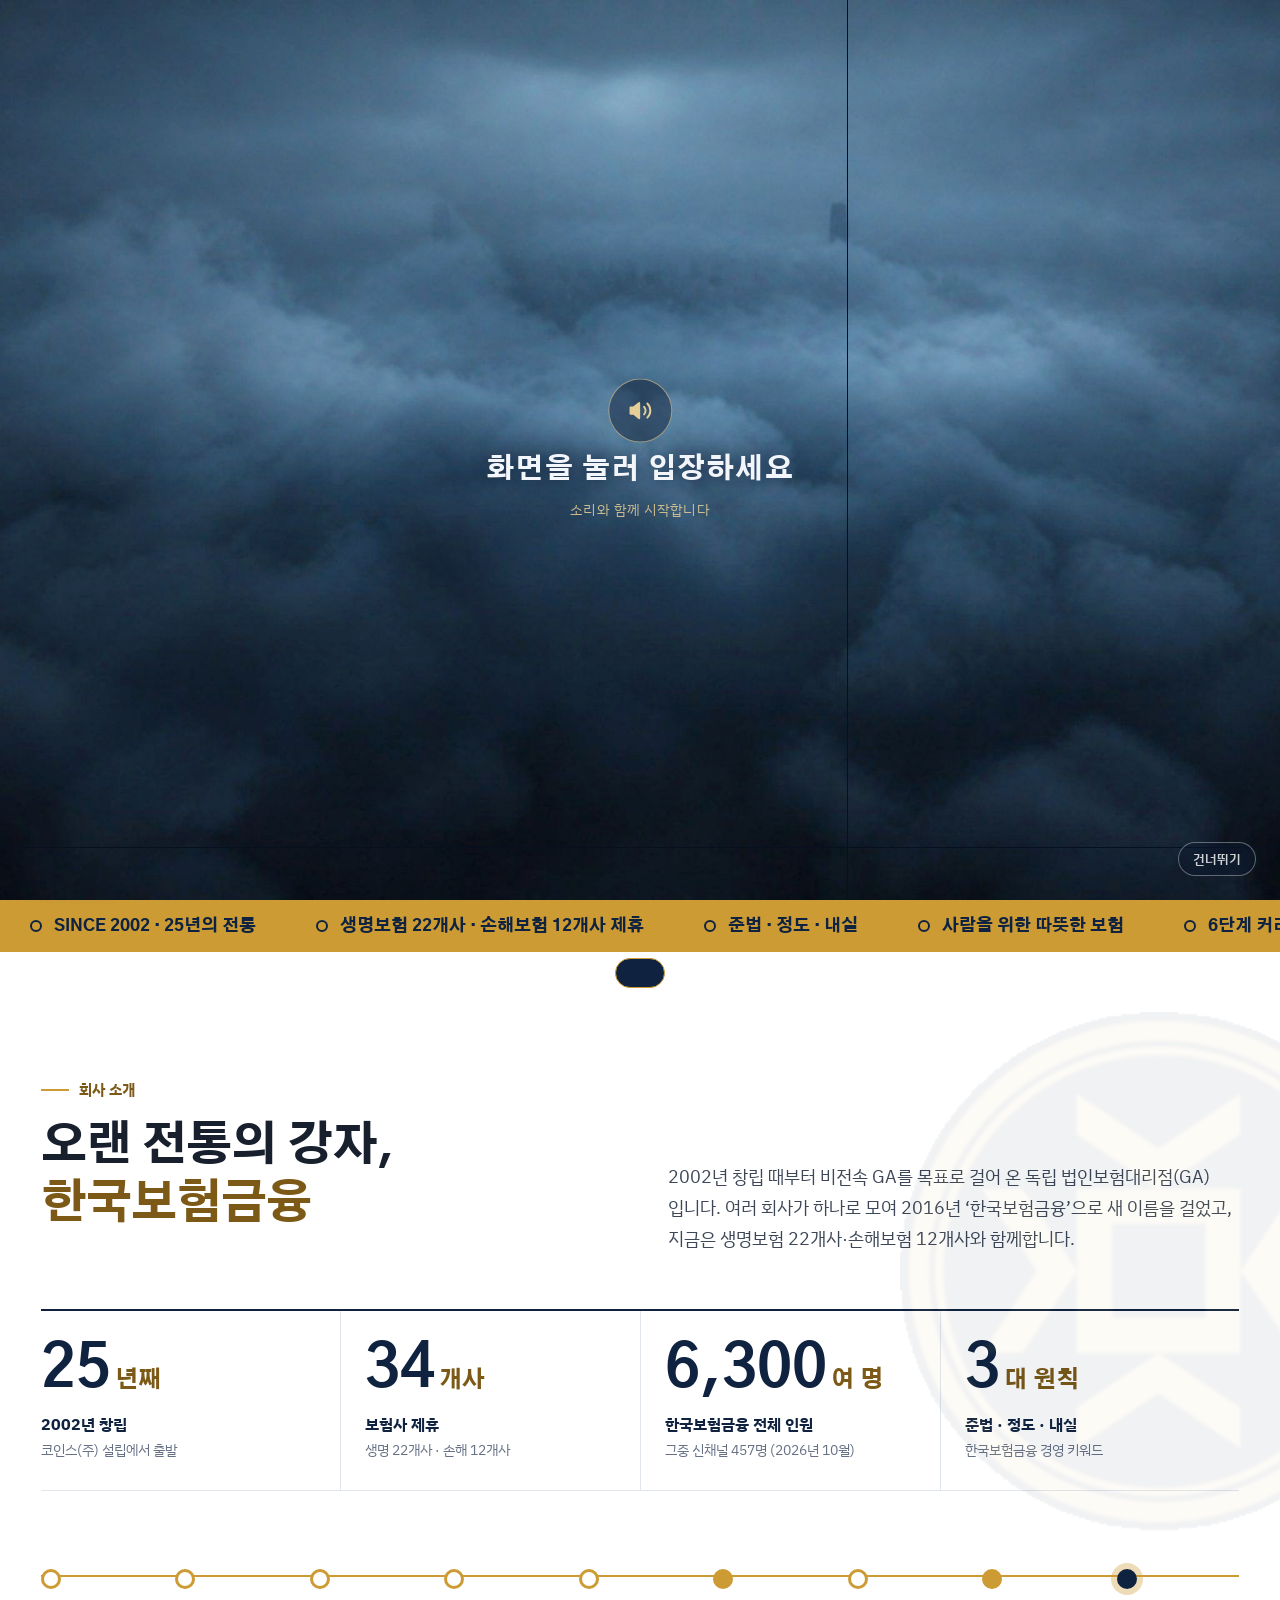
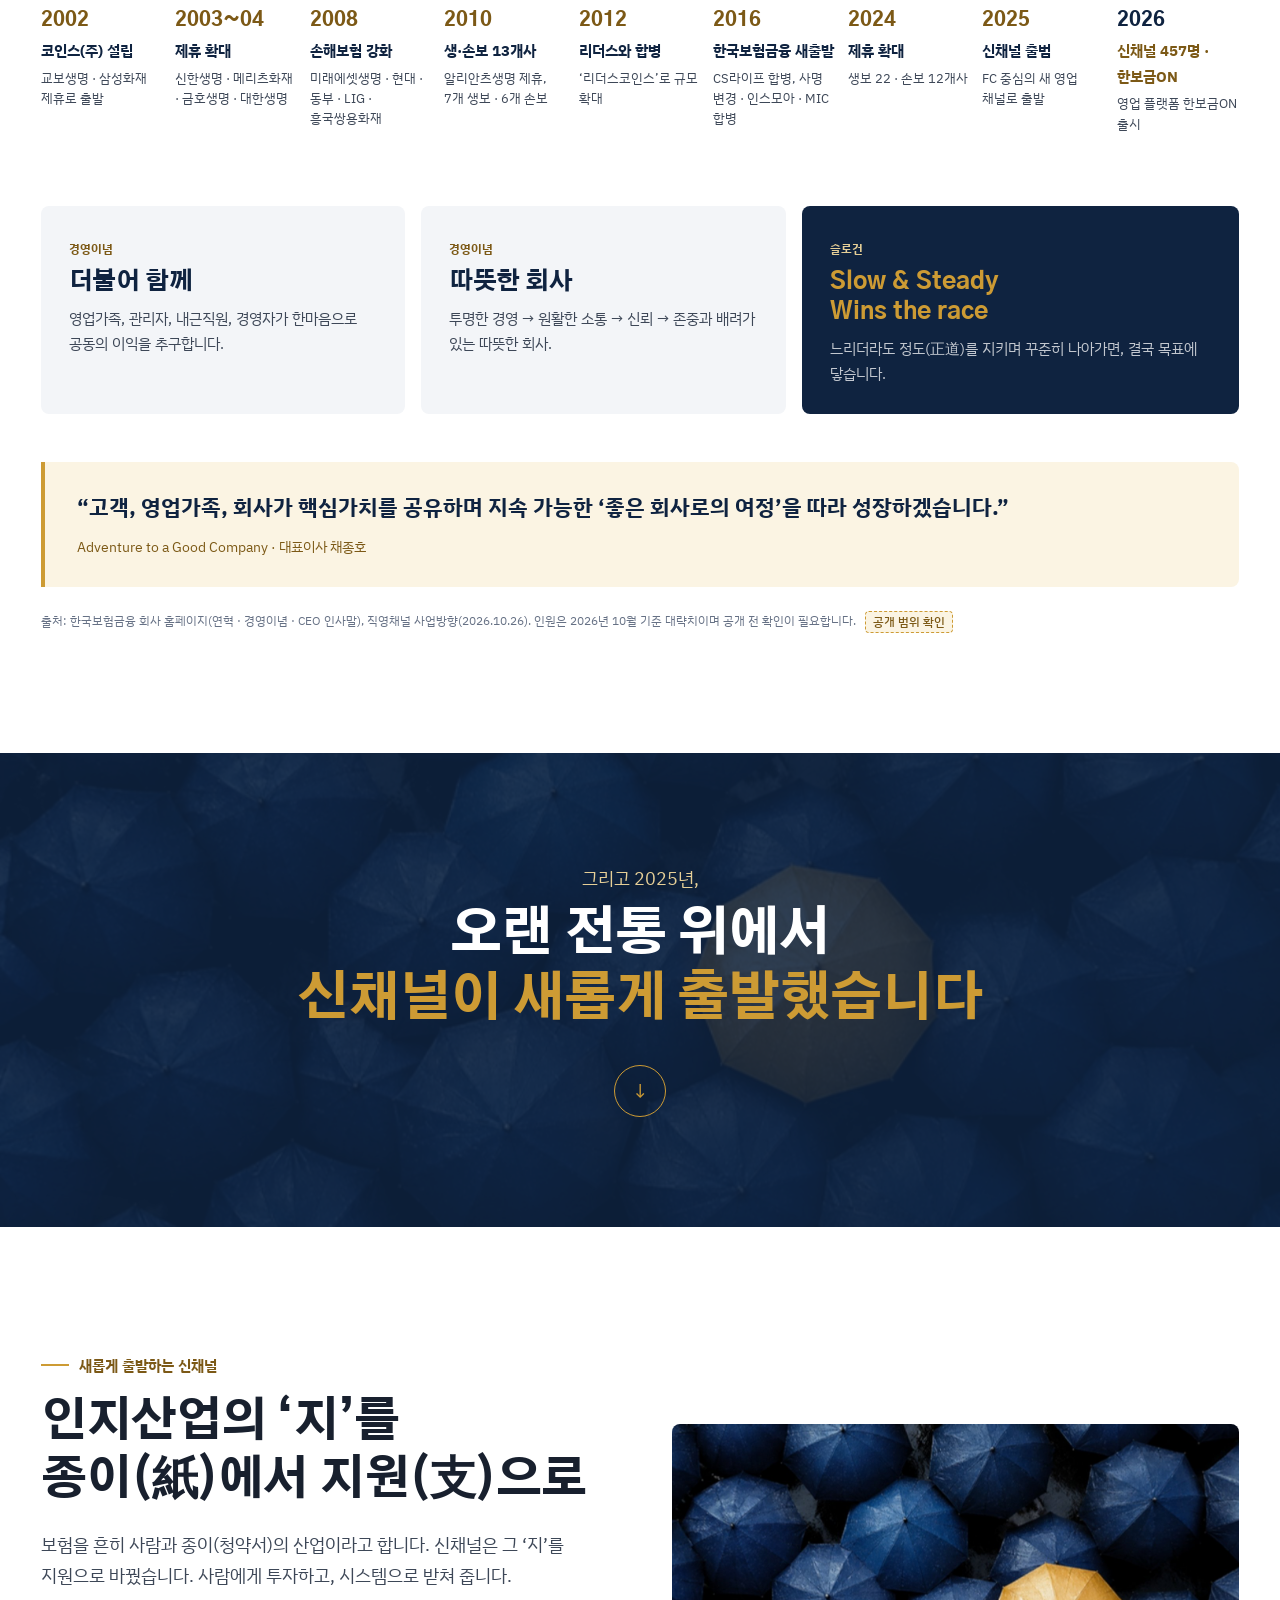
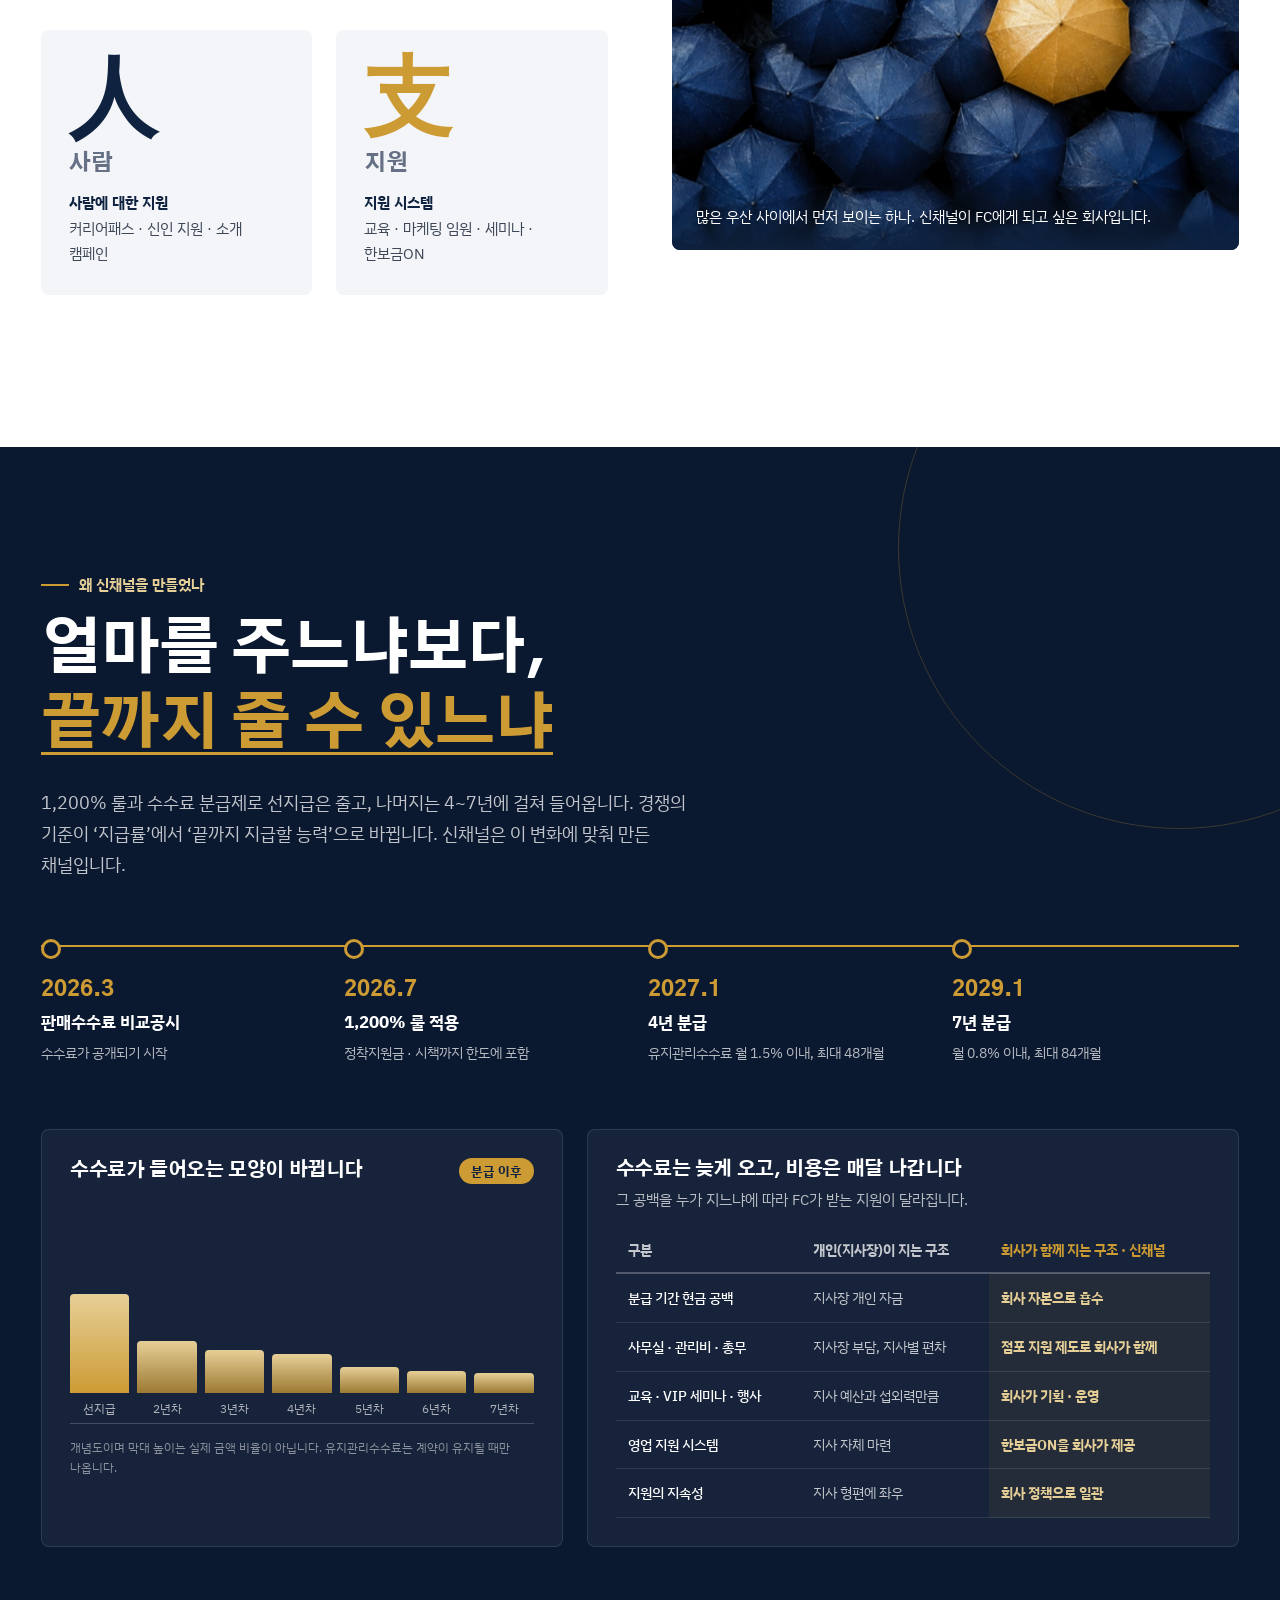
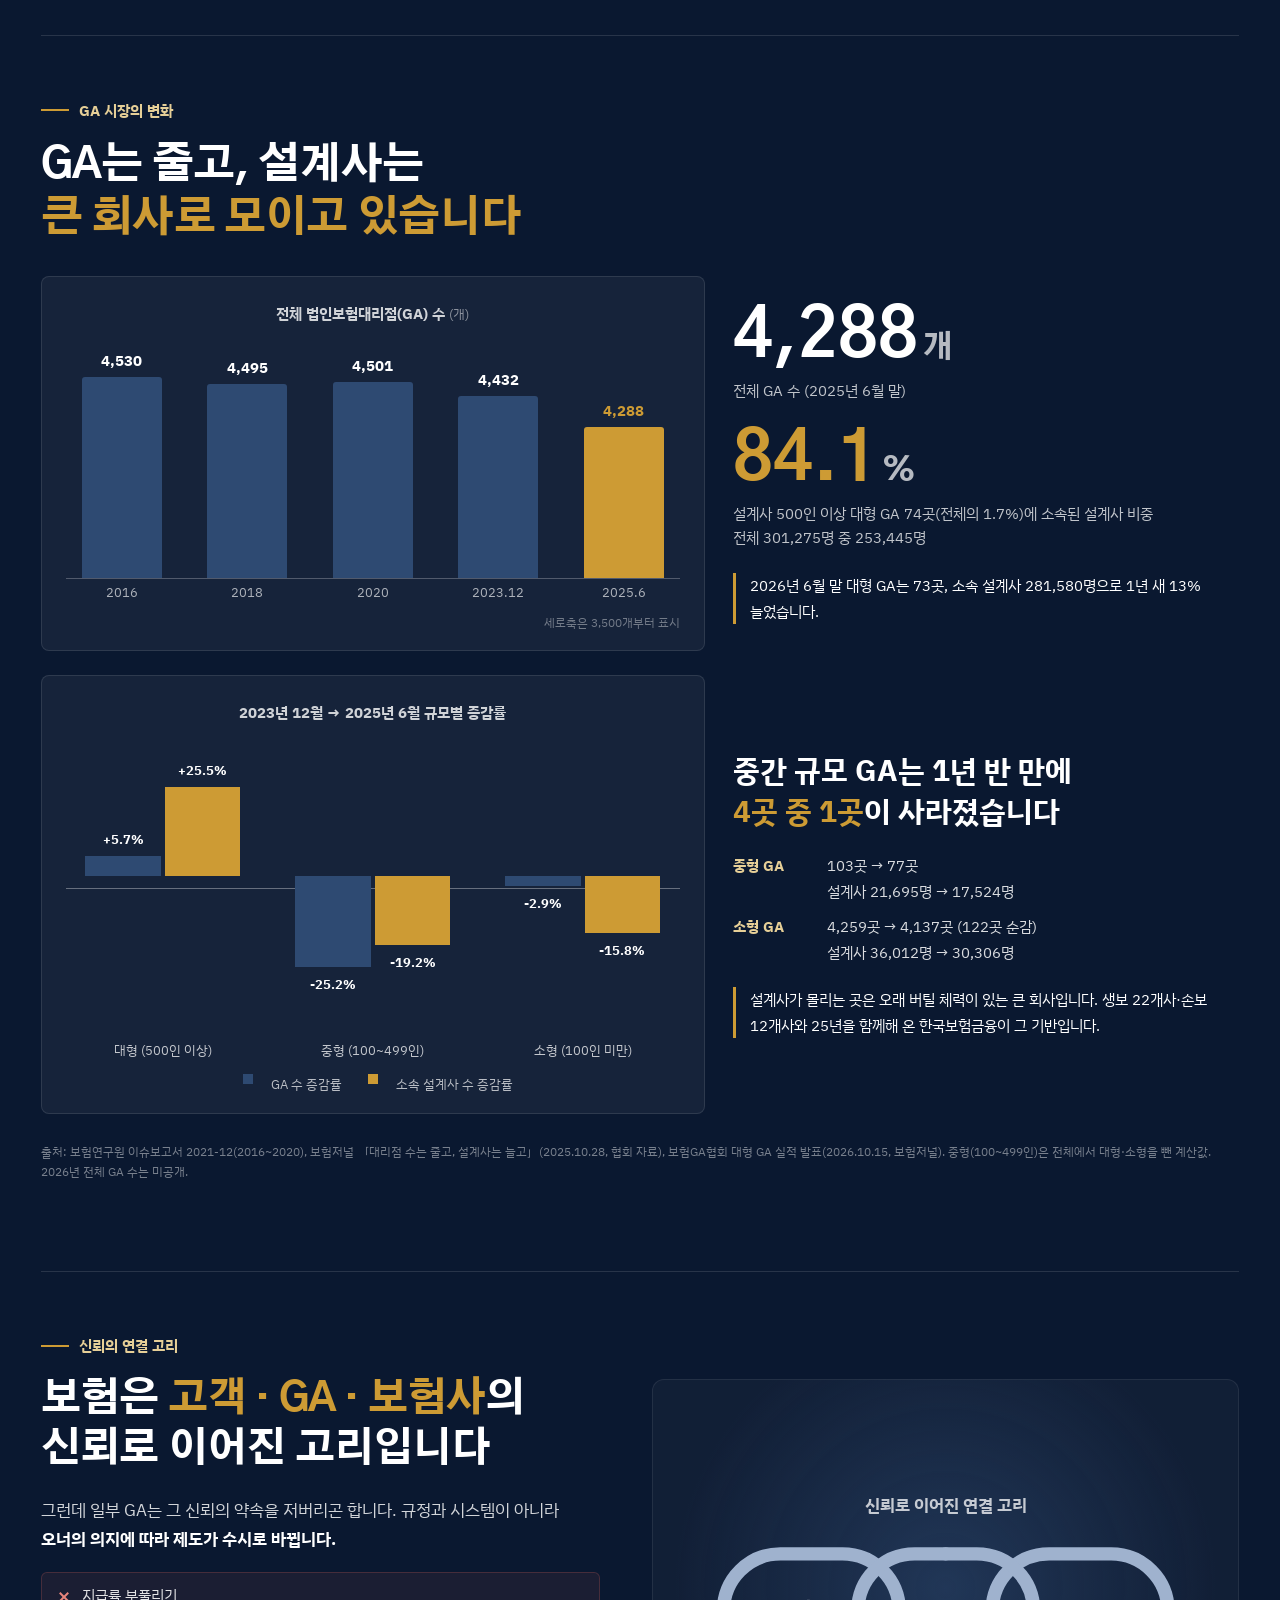
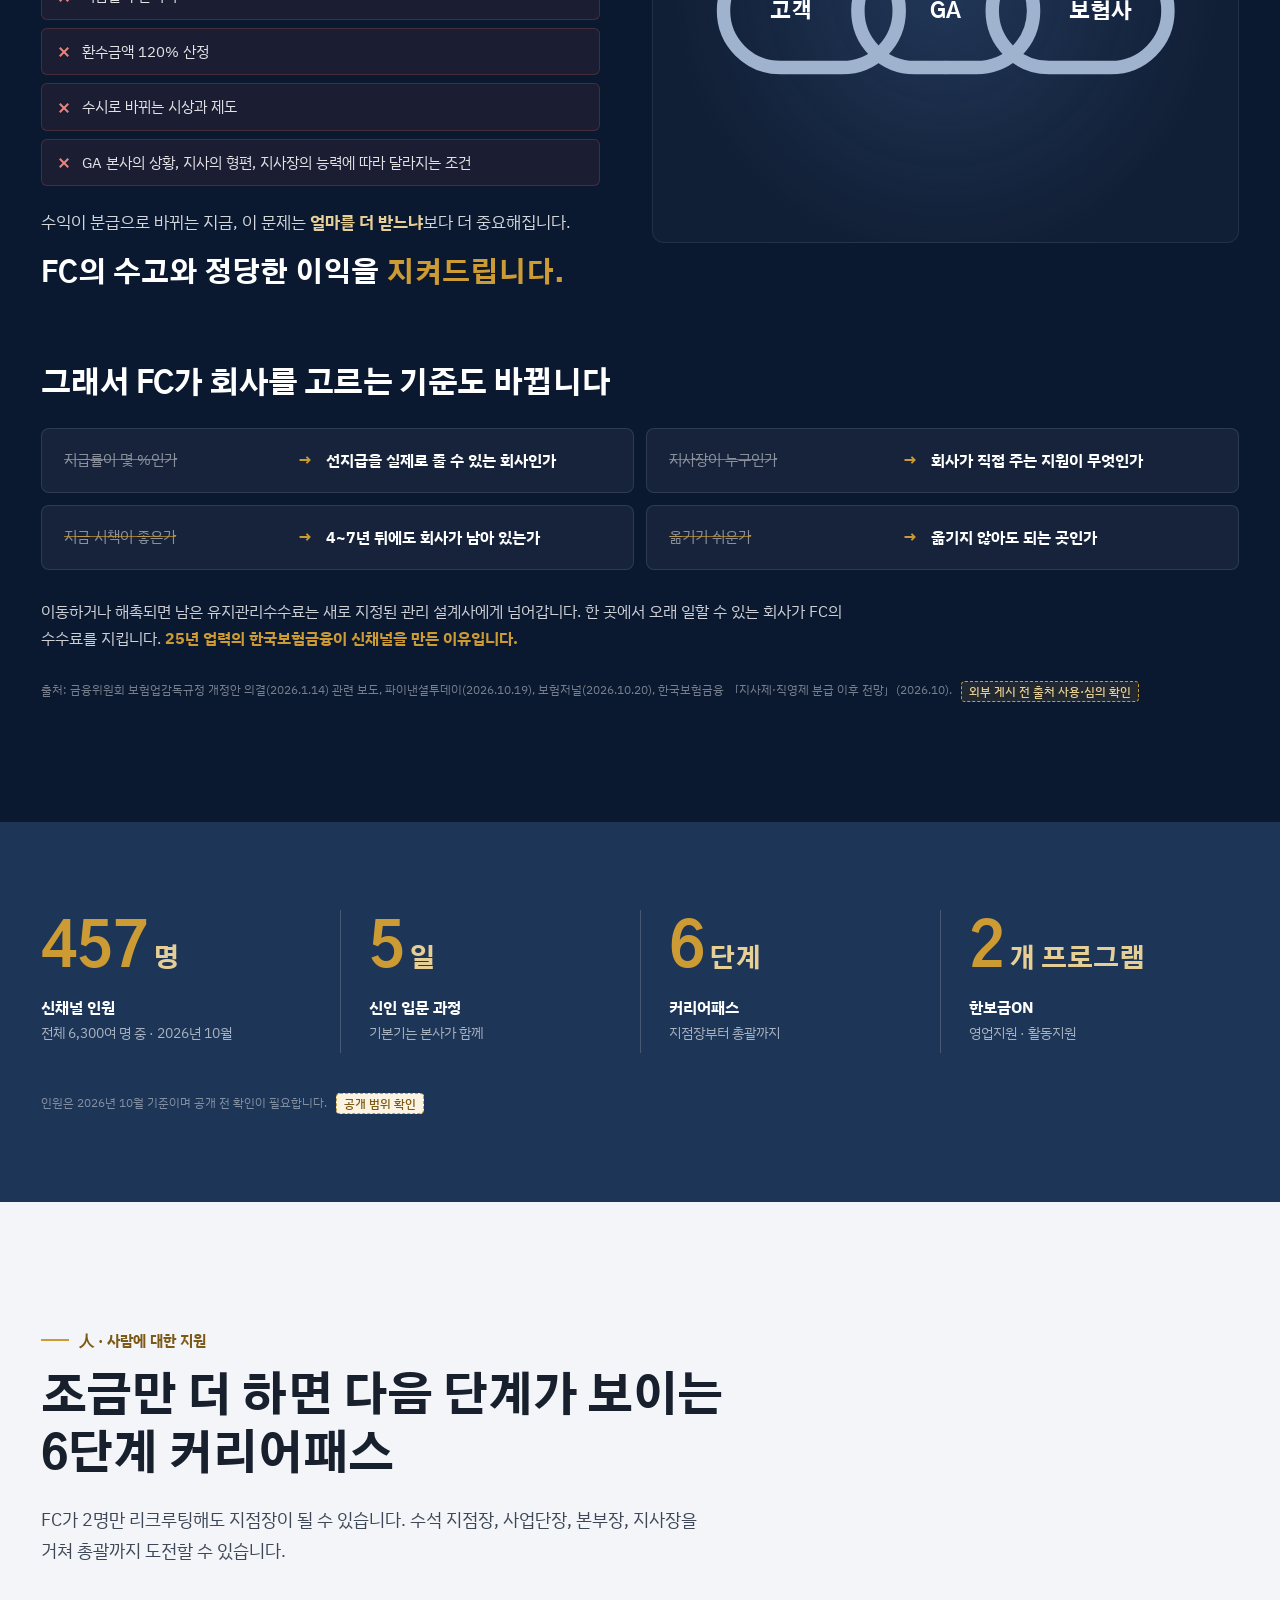
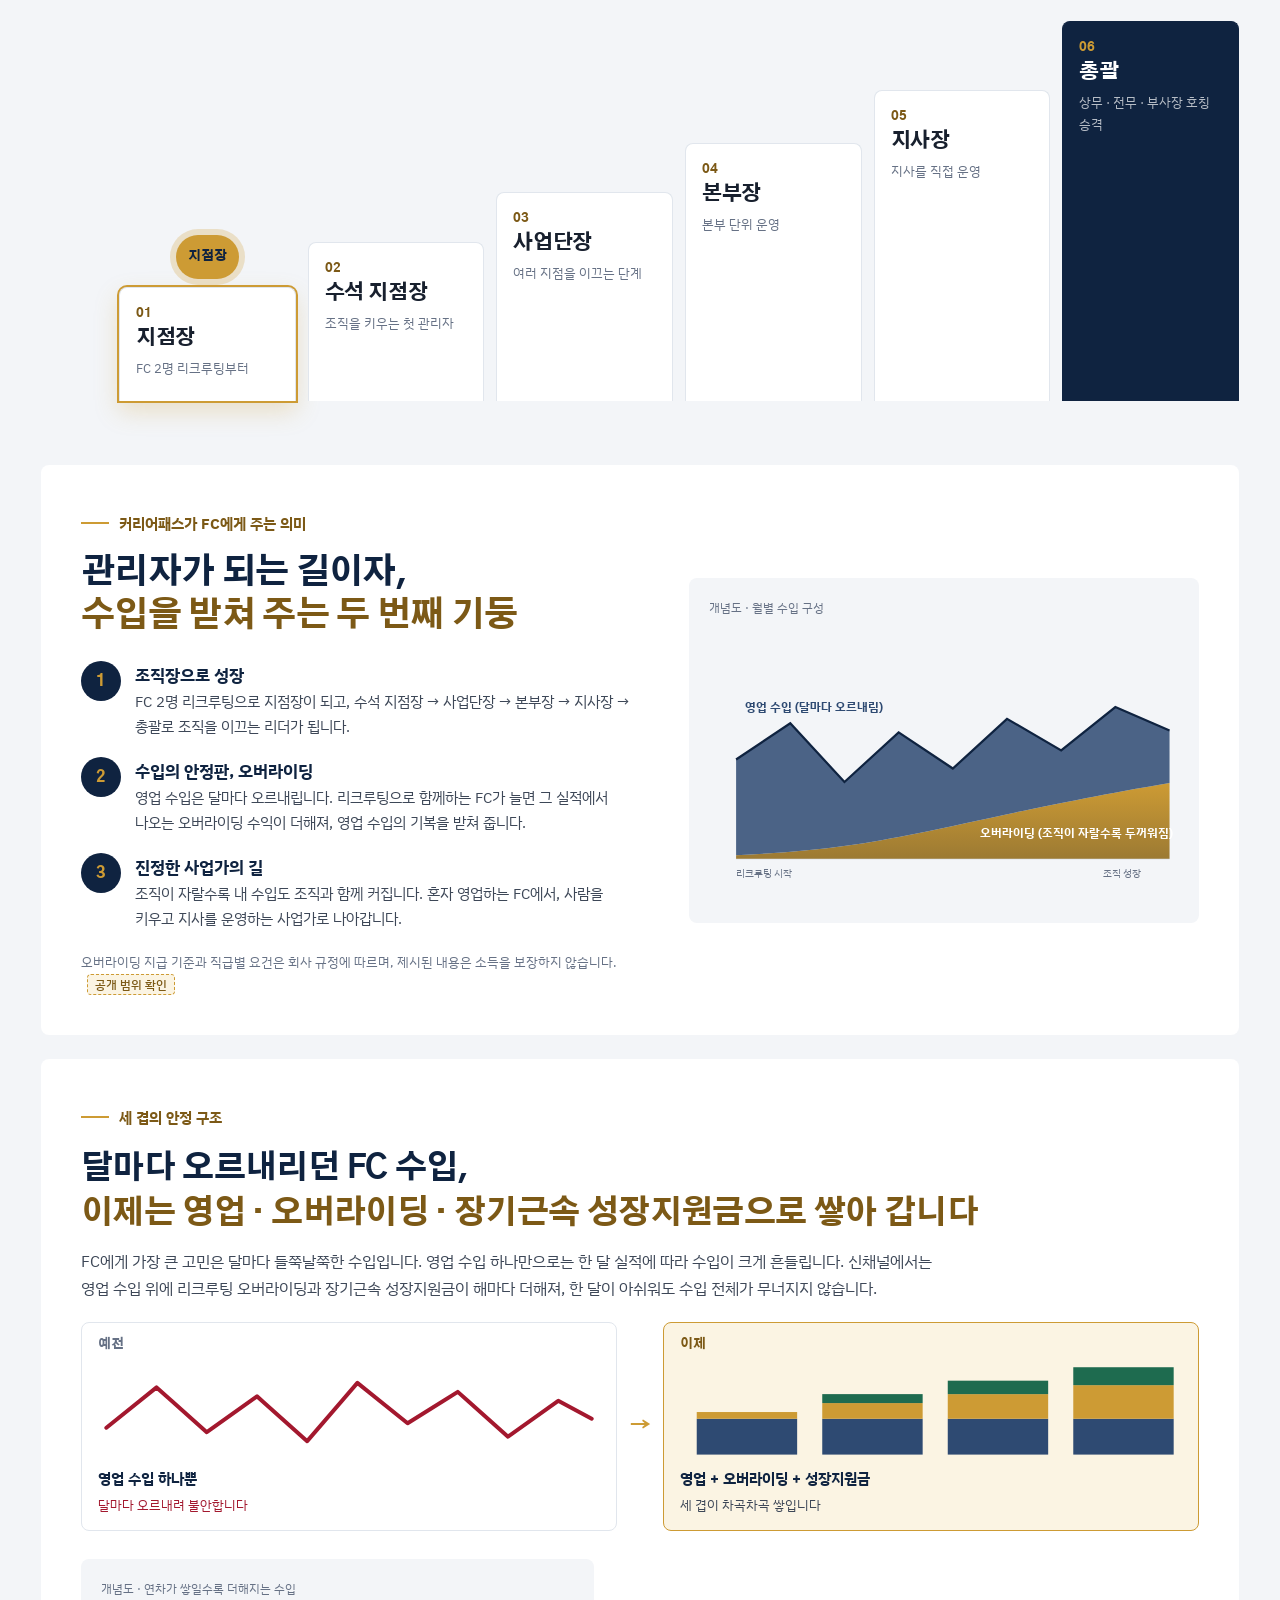
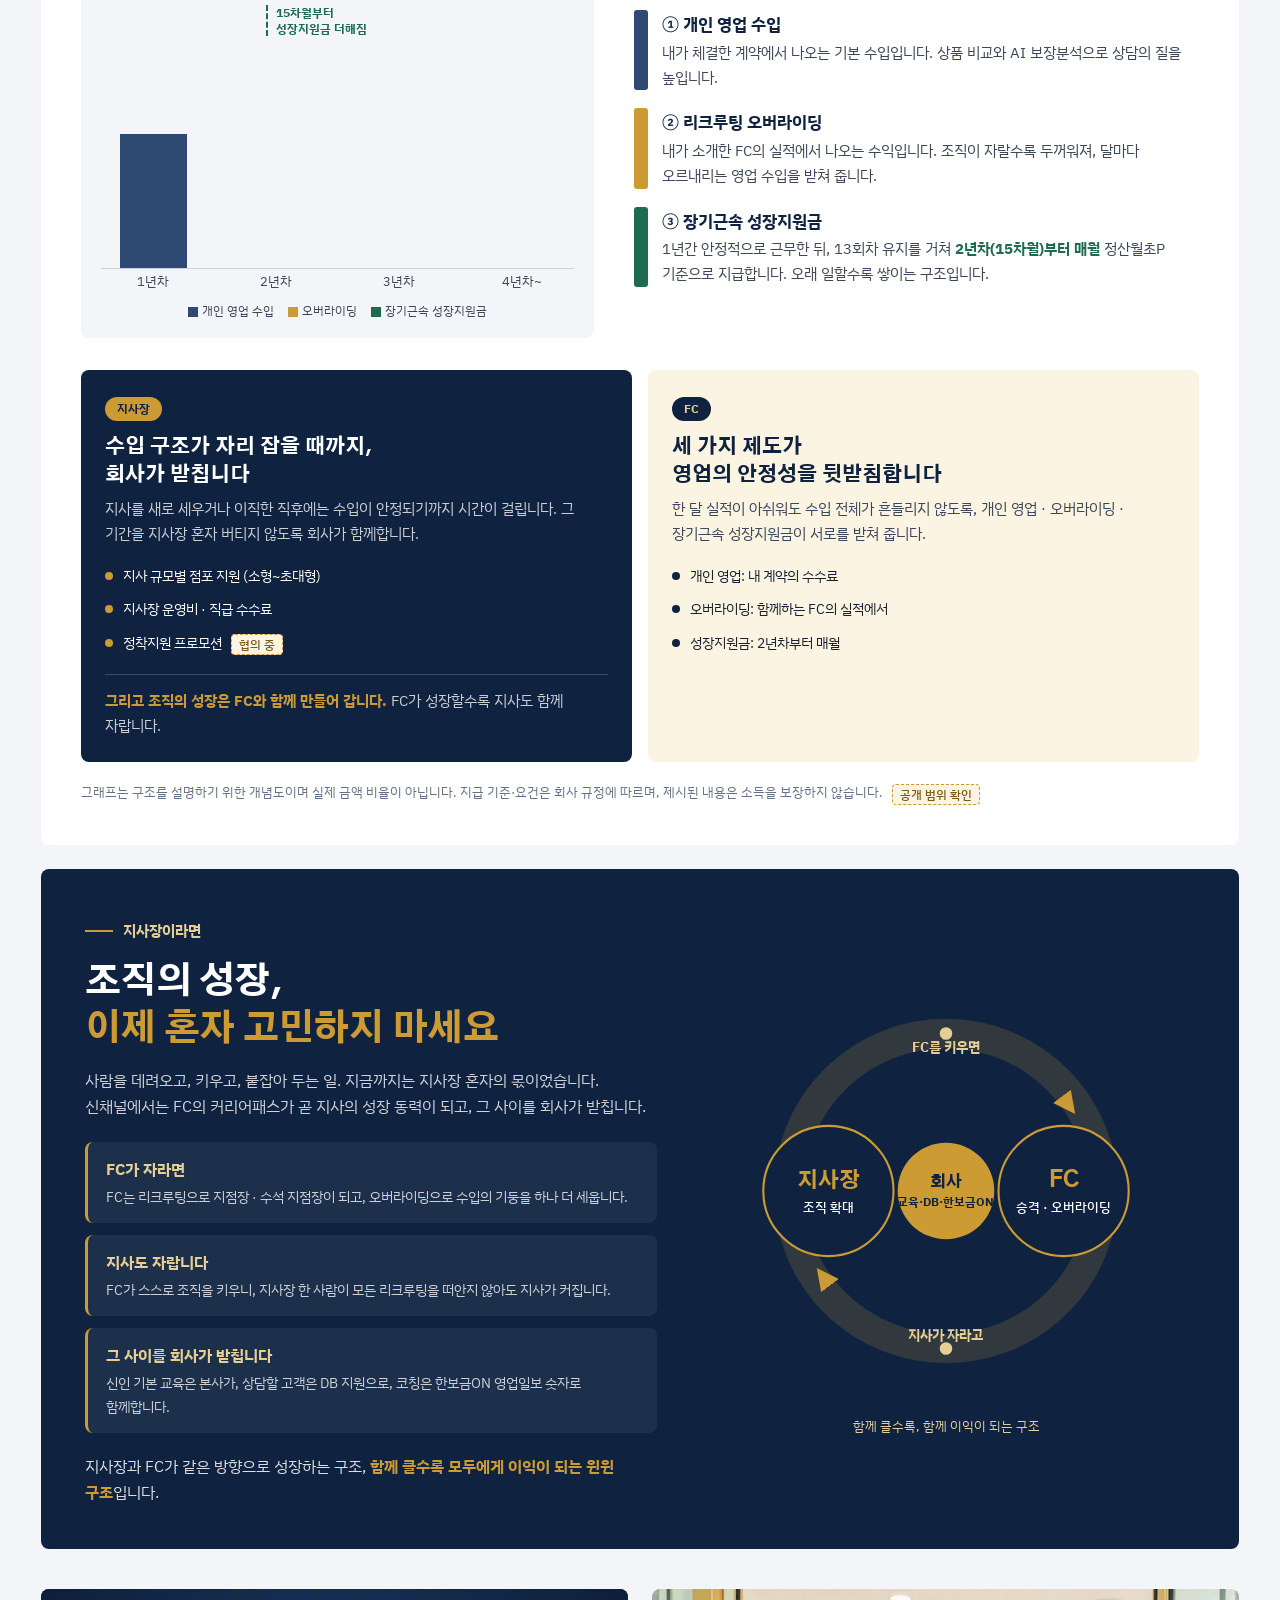
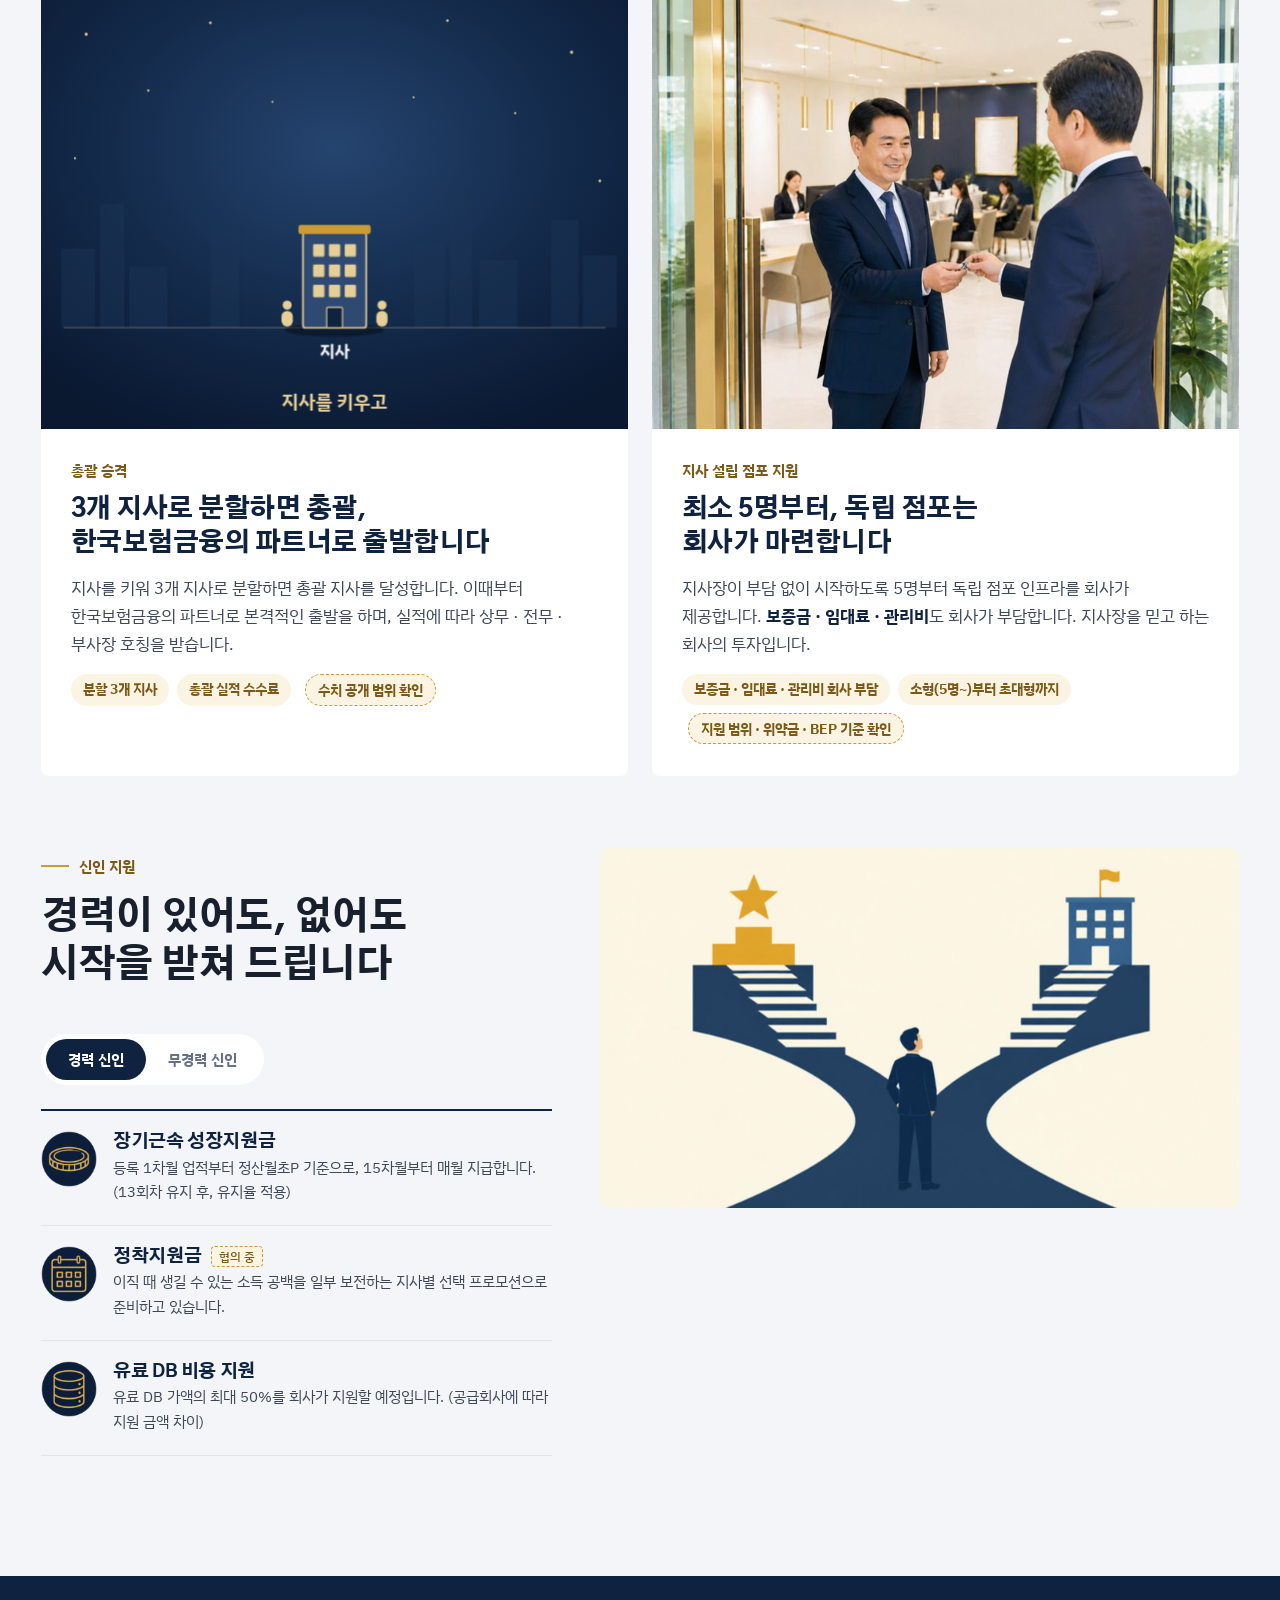
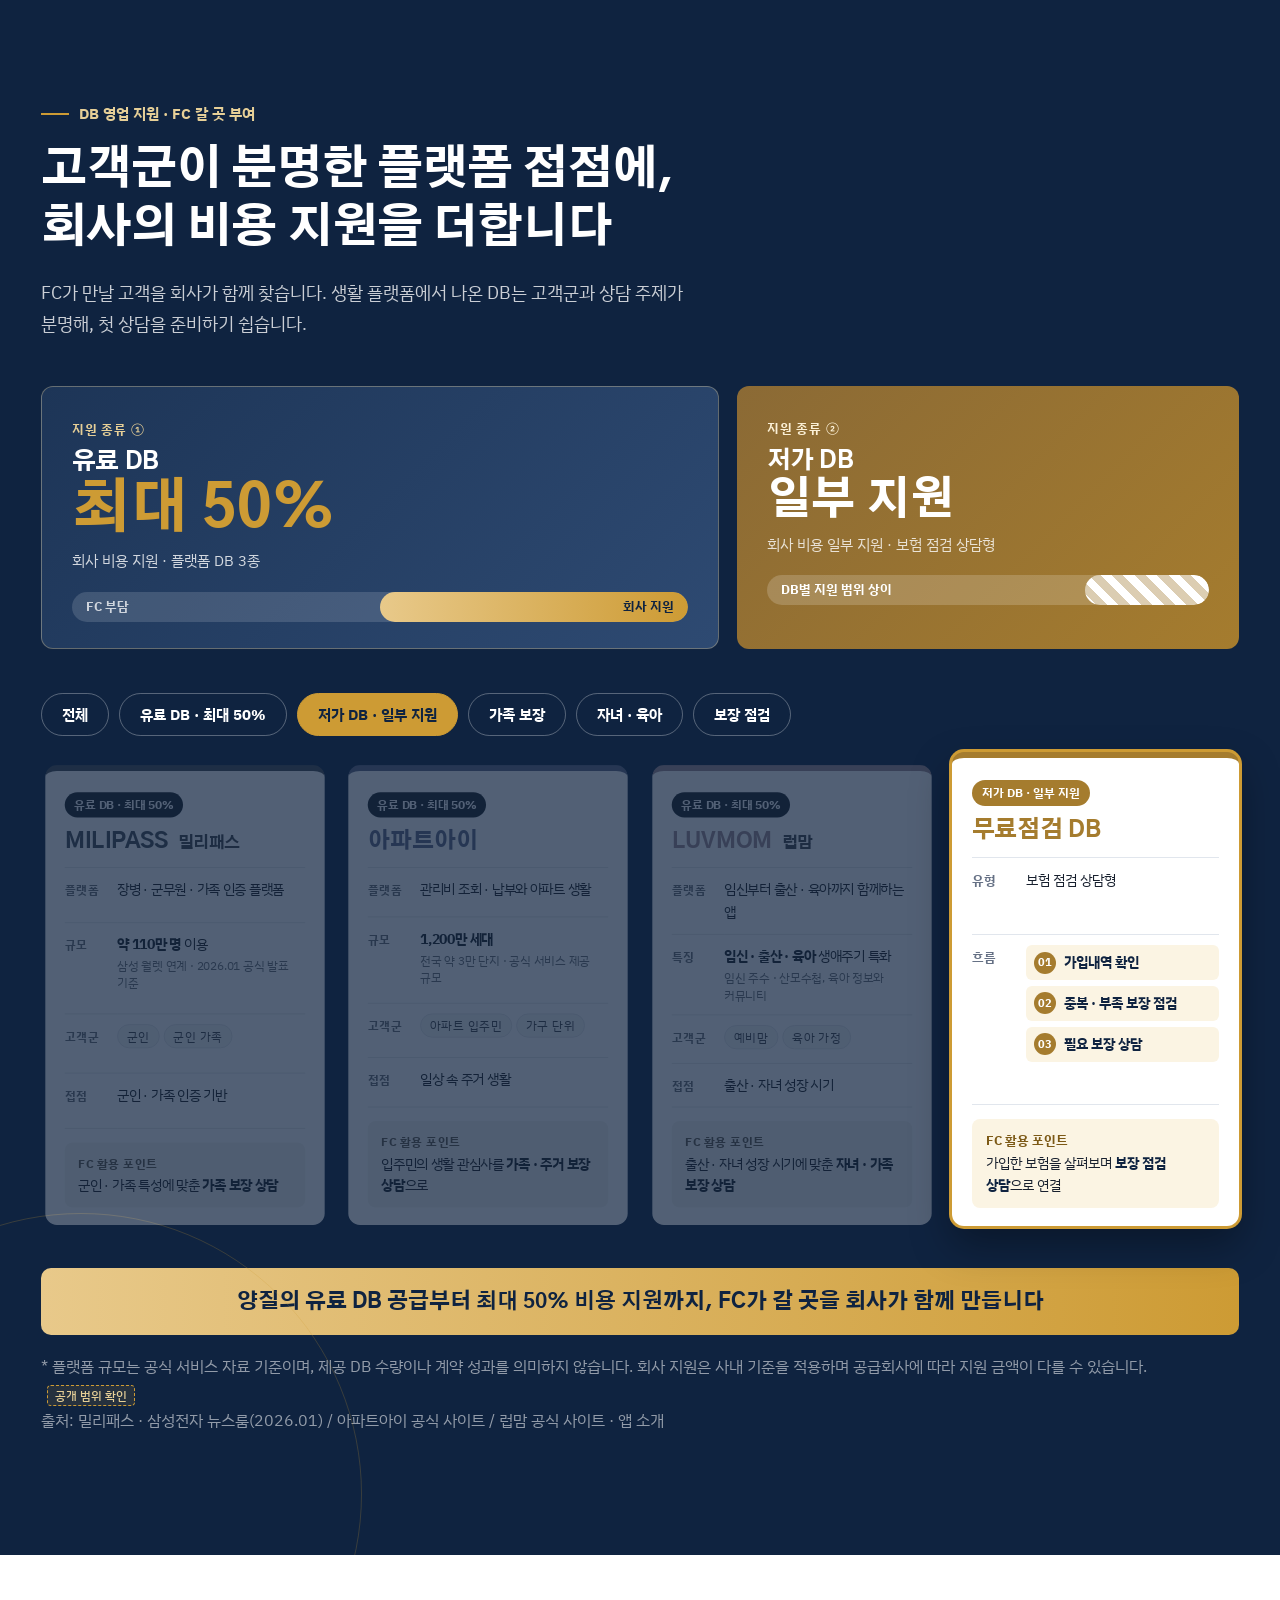
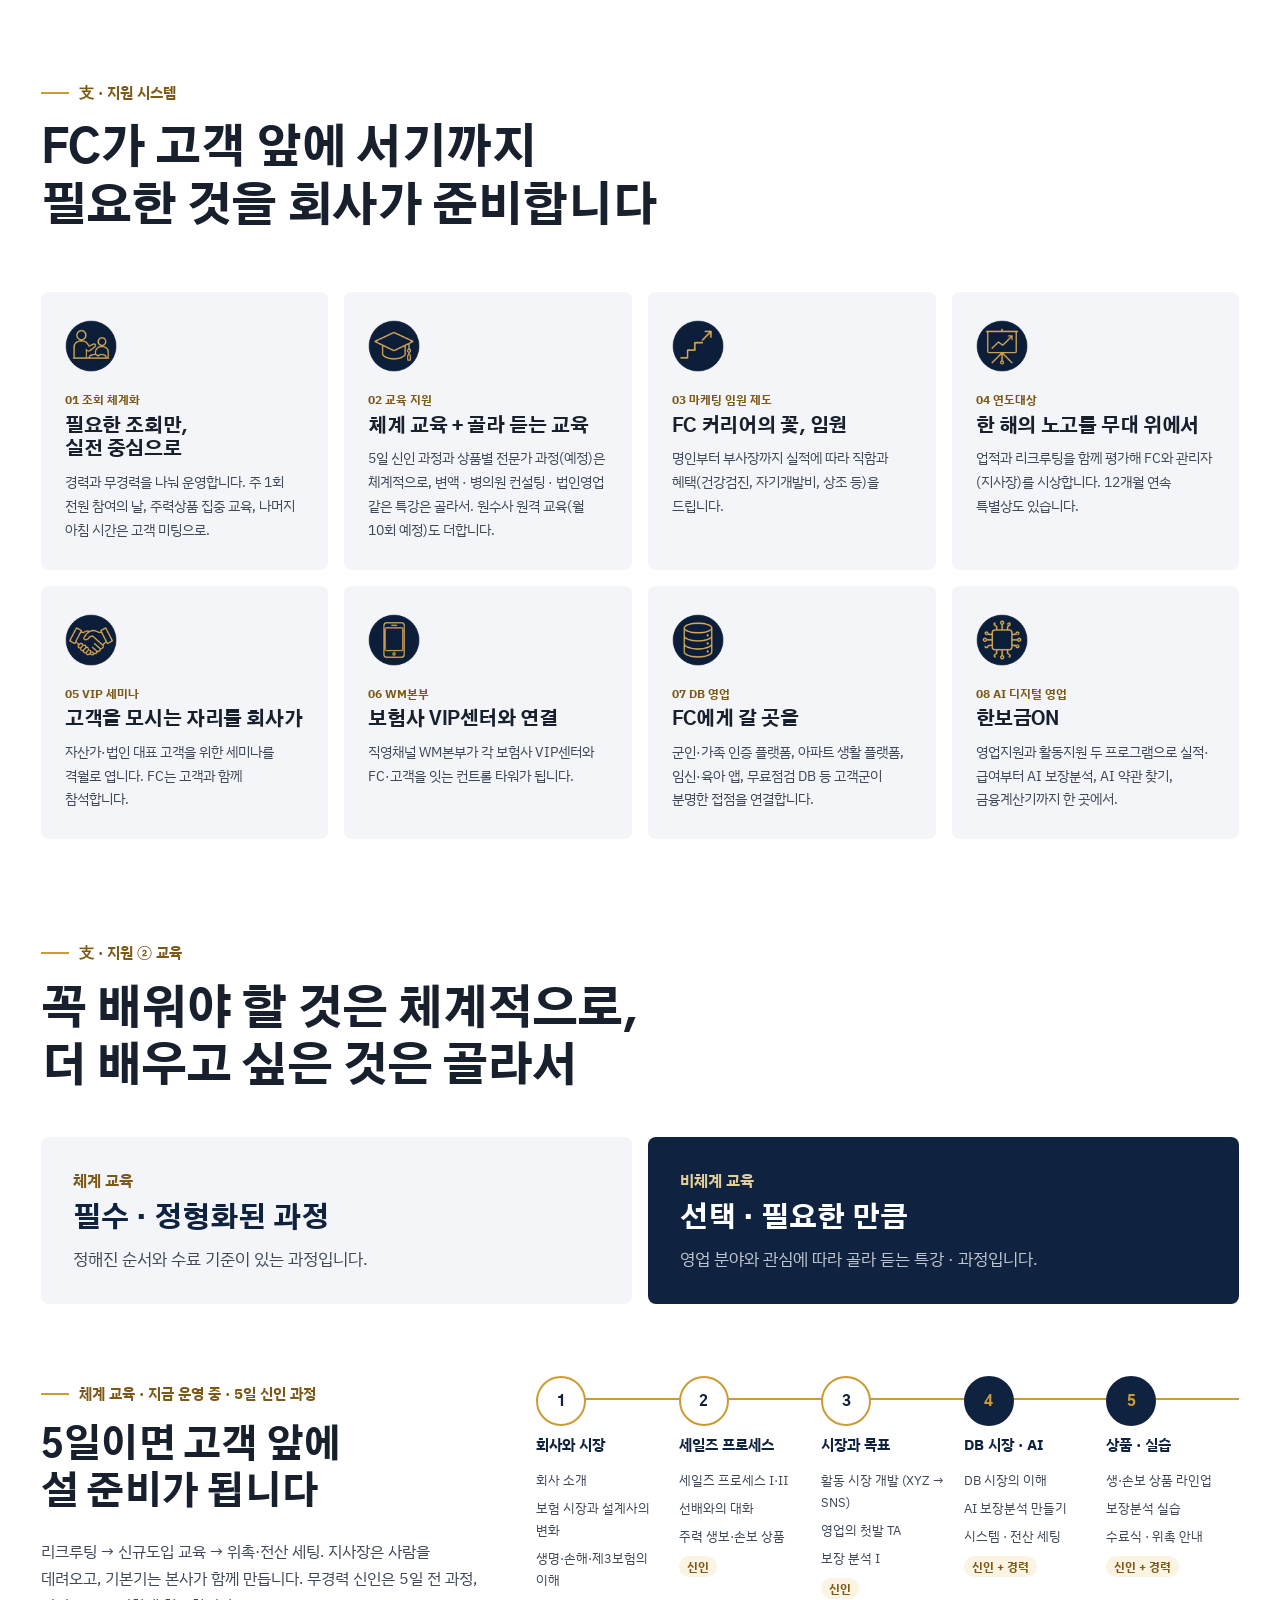
<file: index.html>
<!doctype html>
<html lang="ko">
<head>
<meta charset="utf-8">
<script>/* 최신 확인: 올린 뒤 브라우저가 옛 화면을 보여 주면 스스로 최신으로 다시 엽니다 */(function(){var B="20261111180806",p=location.protocol;if(p!=="http:"&&p!=="https:")return;var R=(/\/(v2|r2)\//.test(location.pathname)?"../":"")+"build.txt";function chk(){if(!window.fetch)return;fetch(R+"?t="+Date.now(),{cache:"no-store"}).then(function(r){return r.ok?r.text():""}).then(function(t){t=(t||"").trim();if(!/^\d{14}$/.test(t)||t<=B)return;var q=new URLSearchParams(location.search);if(q.get("b")===t)return;q.set("b",t);location.replace(location.pathname+"?"+q.toString()+location.hash);}).catch(function(){});}chk();document.addEventListener("visibilitychange",function(){if(!document.hidden)chk();});})();</script>
<meta name="viewport" content="width=device-width, initial-scale=1">
<title>한국보험금융 신채널</title>
<meta name="description" content="사람(人)을 지원(支)하는 회사, 한국보험금융 신채널. 커리어패스, 신인 지원, 교육, 영업 플랫폼 한보금ON, 모집 안내.">
<!-- 한국보험금융 전통 엠블럼 아이콘 (아이콘\kif-logo.ico) -->
<link rel="icon" href="img/favicon.ico" sizes="any">
<link rel="icon" type="image/png" sizes="32x32" href="img/favicon-32.png">
<link rel="icon" type="image/png" sizes="192x192" href="img/icon-192.png">
<link rel="apple-touch-icon" href="img/apple-touch-icon.png">
<meta name="theme-color" content="#0F2340">
<!-- 카톡·SNS 링크 미리보기 -->
<meta property="og:type" content="website">
<meta property="og:site_name" content="한국보험금융 신채널">
<meta property="og:title" content="한국보험금융 신채널 | 오랜 전통의 강자, 새롭게 출발한 신채널">
<meta property="og:description" content="2002년부터 25년째, 생명보험 22개사·손해보험 12개사와 함께하는 한국보험금융. 커리어패스·신인 지원·교육·영업 플랫폼 한보금ON까지, 신채널 FC 모집 안내.">
<meta property="og:image" content="https://bluewind1124-ui.github.io/shinchannel/img/og-image.jpg">
<meta property="og:image:width" content="1200">
<meta property="og:image:height" content="630">
<meta property="og:url" content="https://bluewind1124-ui.github.io/shinchannel/">
<meta name="twitter:card" content="summary_large_image">
<!-- 심의 전 초안: 검색엔진 노출 막음 (정식 공개 때 지우기) -->
<meta name="robots" content="noindex,nofollow">
<link rel="preconnect" href="https://fonts.googleapis.com">
<link rel="preconnect" href="https://fonts.gstatic.com" crossorigin>
<link href="https://fonts.googleapis.com/css2?family=Nanum+Myeongjo:wght@800&display=swap&text=%20%2C%EA%B8%B8%EB%8A%94%EB%8A%98%EB%8B%88%EB%8B%A4%EB%A6%84%EB%B0%9D%EB%B3%B4%EC%8A%B5%EC%95%8A%EC%95%9E%EC%98%A4%EC%9D%84%EC%9D%B4%EC%9E%88%EC%A7%80%EC%B9%98%ED%95%9C%ED%9E%88" rel="stylesheet">
<link href="https://fonts.googleapis.com/css2?family=Gothic+A1:wght@700;800&family=IBM+Plex+Sans+KR:wght@400;500;700&display=swap" rel="stylesheet">
<style>
/* =========================================================
   한국보험금융 신채널 홈페이지 (v2 초안)
   톤앤매너: 한보금ON — 남색 #0F2340 · 금색 #CD9B34 · 궤도(ON) 모티프
   [공개 범위 확인] [심의 전] 표시는 공개 전에 확정할 자리
   ========================================================= */
:root{
  --navy:#0F2340; --navy2:#1D3557; --navy3:#2E4A72; --navy-d:#0A1830;
  --gold:#CD9B34; --gold-l:#E6CF97; --gold-bg:#FBF4E3; --gold-t:#7C5916;
  --ink:#18202E; --ink2:#3D4757; --mute:#667185; --line:#E1E6ED; --bg:#F3F5F8;
  --max:1560px; --ease:cubic-bezier(.2,.7,.2,1);
}
*{box-sizing:border-box;margin:0;padding:0}
html{scroll-behavior:smooth;scroll-padding-top:76px}
body{font-family:'IBM Plex Sans KR',sans-serif;color:var(--ink);background:#fff;line-height:1.7;word-break:keep-all;-webkit-font-smoothing:antialiased;overflow-x:hidden}
h1,h2,h3,.gt{font-family:'Gothic A1',sans-serif;font-weight:800;letter-spacing:-0.02em;line-height:1.25;text-wrap:balance}
a{color:inherit;text-decoration:none}
img{display:block;max-width:100%}
.wrap{max-width:var(--max);margin:0 auto;padding:0 clamp(24px,3.2vw,56px)}
section{padding:120px 0;position:relative}
.eyebrow{display:inline-flex;align-items:center;gap:10px;font-size:15px;font-weight:700;color:var(--gold-t);margin-bottom:16px}
.eyebrow::before{content:"";width:28px;height:2px;background:var(--gold)}
.dark .eyebrow{color:var(--gold-l)}
.sec-title{font-size:clamp(28px,4vw,46px);margin-bottom:20px}
.sec-lead{font-size:18px;color:var(--ink2);max-width:680px}
.dark{background:var(--navy);color:#fff}
.dark .sec-lead{color:rgba(255,255,255,.75)}
.draft{display:inline-block;font:500 12px/1.6 'IBM Plex Sans KR',sans-serif;letter-spacing:0;color:var(--gold-t);background:var(--gold-bg);border:1px dashed var(--gold);border-radius:4px;padding:0 7px;margin-left:6px;vertical-align:middle;white-space:nowrap}
.dark .draft{background:rgba(205,155,52,.12);color:var(--gold-l)}
.btn{display:inline-flex;align-items:center;justify-content:center;gap:8px;padding:14px 28px;border-radius:999px;font-weight:700;font-size:15px;transition:transform .2s,background .2s,box-shadow .2s;cursor:pointer;border:0;font-family:inherit}
.btn-gold{background:linear-gradient(90deg,#CD9B34,#E6CF97);color:var(--navy)}
.btn-gold:hover{transform:translateY(-2px);box-shadow:0 8px 20px rgba(205,155,52,.35)}
.btn-line{border:1px solid rgba(255,255,255,.5);color:#fff}
.btn-line:hover{background:rgba(255,255,255,.1)}
.btn-navy{background:var(--navy);color:#fff}
.btn-navy:hover{background:var(--navy2)}

/* ── 스크롤 진행 막대 · 머리 메뉴 ── */
#progress{position:fixed;top:0;left:0;height:3px;width:0;background:var(--gold);z-index:60}
header{position:fixed;inset:0 0 auto 0;z-index:50;background:var(--navy);border-bottom:2px solid var(--gold);transition:height .25s}
.hd{display:flex;align-items:center;height:72px;gap:28px;transition:height .25s}
header.small .hd{height:60px}
.logo{display:flex;align-items:center;gap:12px;flex:none}
.logo img{height:34px;width:auto}
.logo span{font:800 15px 'Gothic A1',sans-serif;color:var(--gold-l);padding-left:12px;border-left:1px solid rgba(255,255,255,.25)}
.gnb{display:flex;gap:4px;margin-left:auto;list-style:none}
.gnb a{display:block;padding:8px 9px;color:rgba(255,255,255,.85);font-weight:500;font-size:14.5px;border-radius:999px;transition:.2s}
.gnb a:hover,.gnb a.on{color:var(--navy);background:var(--gold-l)}
.hd .btn{padding:10px 22px}
.menu-btn{display:none;margin-left:auto;background:none;border:0;width:40px;height:40px;cursor:pointer}
.menu-btn span{display:block;height:2px;background:#fff;margin:6px 8px}

/* ── 1. 첫 화면 ── */
.hero{min-height:100vh;min-height:100svh;padding:72px 0 0;background:var(--navy);color:#fff;overflow:hidden;display:flex;flex-direction:column}
.hero-bg{position:absolute;inset:0;background:url(img/hero-bg.jpg) center/cover;animation:zoom 24s ease-in-out infinite alternate;opacity:.55}
@keyframes zoom{from{transform:scale(1.05)}to{transform:scale(1.18) translate(-2%,1%)}}
.hero-shade{position:absolute;inset:0;background:linear-gradient(90deg,rgba(15,35,64,.97) 0%,rgba(15,35,64,.85) 42%,rgba(15,35,64,.25) 100%)}
/* 금빛 빗줄기 */
@keyframes fall{to{transform:translateY(130vh)}}
/* ON 궤도 */
.orbit{position:absolute;right:6%;top:50%;width:min(56vw,720px);aspect-ratio:1;transform:translateY(-46%);pointer-events:none}
.orbit svg{width:100%;height:100%;overflow:visible}
.orbit .r1{transform-origin:50% 50%;animation:spin 26s linear infinite}
.orbit .r2{transform-origin:50% 50%;animation:spin 38s linear infinite reverse}
.orbit .dot{filter:drop-shadow(0 0 6px #E6CF97)}
@keyframes spin{to{transform:rotate(360deg)}}
.slides{position:relative;flex:1;display:flex;align-items:center}
.slide{position:absolute;inset:0;display:flex;align-items:center;opacity:0;visibility:hidden;transition:opacity .9s,visibility .9s}
.slide.on{opacity:1;visibility:visible}
.slide .wrap{width:100%;position:relative;z-index:2}
.slide .txt{max-width:600px;text-shadow:0 2px 12px rgba(10,24,48,.65)}
.slide .kicker{font-size:16px;color:var(--gold-l);margin-bottom:20px;display:flex;gap:10px;align-items:center}
.slide .kicker b{display:inline-grid;place-items:center;width:30px;height:30px;border-radius:50%;border:1px solid var(--gold);font:800 15px 'Gothic A1';color:var(--gold)}
.slide h1{font-size:clamp(36px,5.4vw,74px);line-height:1.15;margin-bottom:24px}
.slide h1 em{font-style:normal;color:var(--gold)}
.slide h1 .hz{display:block;margin-top:14px;font-size:.42em;line-height:1.4;color:var(--gold-l);font-weight:700}
.nb{white-space:nowrap}
.slide p{font-size:18px;color:rgba(255,255,255,.82);max-width:500px;margin-bottom:36px}
.slide .cta{display:flex;gap:14px;flex-wrap:wrap}
.slide .txt>*{opacity:0;transform:translateY(26px);transition:opacity .8s var(--ease),transform .8s var(--ease)}
.slide.on .txt>*{opacity:1;transform:none}
.slide.on .txt>*:nth-child(2){transition-delay:.15s}
.slide.on .txt>*:nth-child(3){transition-delay:.3s}
.slide.on .txt>*:nth-child(4){transition-delay:.45s}
.model{position:absolute;right:max(24px,calc((100vw - var(--max))/2));bottom:0;height:min(78vh,720px);z-index:1;opacity:0;transform:translateX(120px);transition:opacity 1s .2s,transform 1.2s .2s var(--ease)}
.slide.on .model{opacity:1;transform:none}
.model img{height:100%;width:auto;filter:drop-shadow(0 20px 40px rgba(0,0,0,.35))}
.model.m1{right:max(0px,calc((100vw - var(--max))/2 - 120px))}
.on-logo{position:absolute;right:max(60px,calc((100vw - var(--max))/2 + 60px));top:50%;width:min(36vw,440px);transform:translateY(-50%) scale(.8);opacity:0;transition:1.2s .2s var(--ease);z-index:1}
.slide.on .on-logo{opacity:1;transform:translateY(-50%) scale(1)}
.on-logo img{border-radius:24px;animation:glow 3s ease-in-out infinite alternate}
@keyframes glow{from{box-shadow:0 0 0 rgba(205,155,52,0)}to{box-shadow:0 0 60px rgba(205,155,52,.45)}}
/* 전통 엠블럼: 둥근 모양 그대로, 천천히 돌며 빛남 */
.on-logo.emblem{width:min(30vw,380px)}
.on-logo.emblem img{border-radius:50%;animation:glow 3s ease-in-out infinite alternate,turn 18s ease-in-out infinite}
@keyframes turn{0%,100%{transform:perspective(800px) rotateY(-18deg)}50%{transform:perspective(800px) rotateY(18deg)}}
/* 첫 화면: 노란 우산이 돌며 사라지고, 그 자리에서 회사 마크가 나타남 (첫 장이 보일 때마다 다시) */
.hero-mark{position:absolute;inset:0;z-index:1;pointer-events:none;animation:zoom 24s ease-in-out infinite alternate}
.mark{position:absolute;opacity:0;transition:opacity .9s ease}
.hero.s0 .mark{opacity:1}
.mark .umb-gold,.mark .emb{position:absolute;inset:0;display:block}
.mark .umb-gold{width:100%;height:100%;opacity:0;filter:drop-shadow(0 8px 18px rgba(0,0,0,.45))}
.mark .emb img{width:100%;height:100%;border-radius:50%;animation:glow 3s ease-in-out infinite alternate,turn 18s ease-in-out infinite}
.hero.s0 .mark .umb-gold{animation:umbOut 3.6s cubic-bezier(.5,0,.3,1) .5s both}
.hero.s0 .mark .emb{animation:embIn 3.6s cubic-bezier(.2,.7,.2,1) .5s both}
.mark::after{content:"";position:absolute;inset:0;border-radius:50%;border:2px solid var(--gold);opacity:0;pointer-events:none}
.hero.s0 .mark::after{animation:flashRing 3.6s ease-out .5s both}
@keyframes umbOut{0%{opacity:0;transform:rotate(-4deg)}14%{opacity:1;transform:rotate(0)}42%{opacity:1;transform:rotate(36deg);filter:brightness(1) drop-shadow(0 8px 18px rgba(0,0,0,.45))}70%{opacity:0;transform:scale(.96) rotate(120deg);filter:brightness(1.9) blur(2px)}100%{opacity:0;transform:scale(.96) rotate(120deg)}}
@keyframes embIn{0%,44%{opacity:0;transform:rotate(-120deg) scale(.96);filter:blur(4px)}74%{opacity:1;transform:rotate(0) scale(1.02);filter:blur(0)}100%{opacity:1;transform:none}}
@keyframes flashRing{0%,54%{opacity:0;transform:scale(.95)}64%{opacity:.9}100%{opacity:0;transform:scale(1.45)}}
.hero-bar{position:relative;z-index:3;border-top:1px solid rgba(255,255,255,.14)}
.hero-bar .wrap{display:flex;align-items:center;gap:24px;height:88px}
.dots{display:flex;gap:10px}
.dots button{position:relative;width:64px;height:4px;border:0;background:rgba(255,255,255,.2);cursor:pointer;overflow:hidden;border-radius:2px}
.dots button i{position:absolute;inset:0;width:0;background:var(--gold)}
.dots button.on i{animation:fill 6.5s linear forwards}
@keyframes fill{to{width:100%}}
.hero-bar .lbl{font-size:14px;color:rgba(255,255,255,.65)}
.scroll-cue{margin-left:auto;font-size:13px;color:rgba(255,255,255,.6);display:flex;align-items:center;gap:10px}
.scroll-cue i{width:22px;height:36px;border:1.5px solid rgba(255,255,255,.5);border-radius:12px;position:relative}
.scroll-cue i::after{content:"";position:absolute;left:50%;top:7px;width:3px;height:7px;margin-left:-1.5px;border-radius:2px;background:var(--gold);animation:wheel 1.6s infinite}
@keyframes wheel{to{transform:translateY(12px);opacity:0}}

/* ── 키워드 띠 ── */
.ticker{background:var(--gold);color:var(--navy);overflow:hidden;white-space:nowrap;padding:15px 0;font:800 17px 'Gothic A1',sans-serif}
.ticker .track{display:inline-flex;animation:flow 46s linear infinite}
.ticker span{padding:0 30px;display:inline-flex;align-items:center;gap:12px}
.ticker span::before{content:"";width:8px;height:8px;border-radius:50%;border:2px solid var(--navy)}
@keyframes flow{to{transform:translateX(-50%)}}

/* ── 회사 소개: 오랜 전통의 강자 ── */
.company{background:#fff;overflow:hidden}
.co-mark{position:absolute;right:-140px;top:60px;width:520px;opacity:.06;animation:spin 90s linear infinite;pointer-events:none}
.co-head{display:grid;grid-template-columns:1fr 1fr;gap:56px;align-items:end}
.company .sec-title em{font-style:normal;color:var(--gold-t)}
.co-nums{display:grid;grid-template-columns:repeat(4,1fr);margin-top:56px;border-top:2px solid var(--navy);border-bottom:1px solid var(--line)}
.cn{padding:28px 24px;border-left:1px solid var(--line)}
.cn:first-child{border-left:0;padding-left:0}
.cn .v{font:800 clamp(40px,5vw,60px)/1 'Gothic A1';color:var(--navy);font-variant-numeric:tabular-nums}
.cn .v small{font-size:.38em;margin-left:4px;color:var(--gold-t)}
.cn .k{margin-top:12px;font-weight:700;color:var(--navy)}
.cn .d{font-size:14px;color:var(--mute)}
/* 연혁: 금색 선이 그어지며 해마다 순서대로 나타남 */
.history{position:relative;display:grid;grid-template-columns:repeat(9,1fr);gap:12px;margin-top:72px;padding-top:44px}
.h-line{position:absolute;left:0;right:0;top:12px;height:2px;background:var(--line)}
.h-line i{position:absolute;left:0;top:0;height:2px;width:0;background:var(--gold);transition:width 3s var(--ease)}
.history.in .h-line i{width:100%}
.hi{position:relative;opacity:0;transform:translateY(18px);transition:.6s var(--ease)}
.hi::before{content:"";position:absolute;left:0;top:-38px;width:14px;height:14px;border-radius:50%;background:#fff;border:3px solid var(--gold)}
.history.in .hi{opacity:1;transform:none}
.history.in .hi:nth-child(3){transition-delay:.35s}.history.in .hi:nth-child(4){transition-delay:.7s}.history.in .hi:nth-child(5){transition-delay:1.05s}.history.in .hi:nth-child(6){transition-delay:1.4s}.history.in .hi:nth-child(7){transition-delay:1.75s}.history.in .hi:nth-child(8){transition-delay:2.1s}.history.in .hi:nth-child(9){transition-delay:2.45s}.history.in .hi:nth-child(10){transition-delay:2.8s}
.hi b{font:800 20px 'Gothic A1';color:var(--gold-t)}
.hi h4{font-size:15px;color:var(--navy);margin:4px 0 4px}
.hi p{font-size:13px;color:var(--ink2);line-height:1.55}
.hi.big::before{background:var(--gold)}
.hi.new::before{background:var(--navy);border-color:var(--navy);box-shadow:0 0 0 6px rgba(205,155,52,.35);animation:ping 1.8s infinite}
@keyframes ping{50%{box-shadow:0 0 0 12px rgba(205,155,52,.1)}}
.hi.new b{color:var(--navy)}
.hi.new h4{color:var(--gold-t)}
.philo{display:grid;grid-template-columns:1fr 1fr 1.2fr;gap:16px;margin-top:72px}
.ph{border-radius:8px;background:var(--bg);padding:28px}
.ph-k{font-size:12px;font-weight:700;color:var(--gold-t)}
.ph h3{font-size:24px;color:var(--navy);margin:6px 0 10px}
.ph p{font-size:14.5px;color:var(--ink2)}
.ph.slogan{background:var(--navy);color:#fff}
.ph.slogan h3{color:var(--gold);font-family:'Gothic A1';letter-spacing:0}
.ph.slogan p{color:rgba(255,255,255,.75)}
.ph.slogan .ph-k{color:var(--gold-l)}
.ceo{margin-top:48px;padding:28px 32px;border-left:4px solid var(--gold);background:var(--gold-bg);border-radius:0 8px 8px 0}
.ceo p{font:700 clamp(18px,2vw,22px)/1.6 'IBM Plex Sans KR';color:var(--navy)}
.ceo cite{display:block;margin-top:10px;font-style:normal;font-size:14px;color:var(--gold-t)}
.company .src{margin-top:24px;font-size:12px;color:var(--mute)}
/* 연결 띠 */
.bridge{background:var(--navy) url(img/umbrella.jpg) center/cover;color:#fff;text-align:center;padding:110px 0;overflow:hidden}
.bridge::before{content:"";position:absolute;inset:0;background:rgba(15,35,64,.86)}
.bridge .wrap{position:relative}
.bridge p{font-size:18px;color:var(--gold-l)}
.bridge h2{font-size:clamp(28px,4.4vw,52px);margin-top:10px}
.bridge h2 em{font-style:normal;color:var(--gold)}
.bridge .arrow{display:inline-grid;place-items:center;width:52px;height:52px;margin-top:32px;border-radius:50%;border:1px solid var(--gold);color:var(--gold);font-size:20px;animation:bob 1.8s ease-in-out infinite}
@keyframes bob{50%{transform:translateY(8px)}}

/* ── 왜 신채널인가 ── */
.why{background:var(--navy-d);overflow:hidden}
.why::before{content:"";position:absolute;right:-180px;top:-180px;width:560px;height:560px;border-radius:50%;border:1px solid rgba(205,155,52,.25);animation:spin 60s linear infinite}
.why-title{font-size:clamp(32px,5vw,60px);margin-bottom:24px}
.why-title em{font-style:normal;color:var(--gold);background:linear-gradient(var(--gold),var(--gold)) left bottom/0 3px no-repeat;transition:background-size 1.4s .4s var(--ease)}
.why-title.in em{background-size:100% 3px}
.rule{position:relative;display:grid;grid-template-columns:repeat(4,1fr);gap:16px;margin-top:56px;padding-top:40px}
.rl{position:absolute;left:0;right:0;top:10px;height:2px;background:rgba(255,255,255,.15)}
.rl i{position:absolute;left:0;top:0;height:2px;width:0;background:var(--gold);transition:width 2.4s var(--ease)}
.rule.in .rl i{width:100%}
.rs{position:relative;opacity:0;transform:translateY(16px);transition:.6s var(--ease)}
.rs::before{content:"";position:absolute;left:0;top:-36px;width:14px;height:14px;border-radius:50%;background:var(--navy-d);border:3px solid var(--gold)}
.rule.in .rs{opacity:1;transform:none}
.rule.in .rs:nth-child(3){transition-delay:.5s}.rule.in .rs:nth-child(4){transition-delay:1s}.rule.in .rs:nth-child(5){transition-delay:1.5s}
.rs b{font:800 22px 'Gothic A1';color:var(--gold)}
.rs h4{font-size:17px;margin:4px 0}
.rs p{font-size:14px;color:rgba(255,255,255,.7)}
.why-grid{display:grid;grid-template-columns:1fr 1.25fr;gap:24px;margin-top:64px}
.flow,.who-bears{background:rgba(255,255,255,.05);border:1px solid rgba(255,255,255,.1);border-radius:8px;padding:28px}
.flow-head{display:flex;justify-content:space-between;align-items:center;gap:12px;margin-bottom:20px}
.flow h3,.who-bears h3{font-size:19px}
.flow-tag{font:700 13px 'IBM Plex Sans KR';padding:4px 12px;border-radius:999px;background:rgba(255,255,255,.12);color:#fff;transition:.4s;white-space:nowrap}
.flow-tag.after{background:var(--gold);color:var(--navy)}
.bars{display:grid;grid-template-columns:repeat(7,1fr);gap:8px;height:220px;align-items:end;border-bottom:1px solid rgba(255,255,255,.2);padding-bottom:4px}
.bar{height:100%;display:flex;flex-direction:column;justify-content:flex-end;align-items:center;gap:6px}
.bar i{display:block;width:100%;height:var(--a);background:linear-gradient(var(--gold-l),var(--gold));border-radius:4px 4px 0 0;transition:height 1.2s var(--ease)}
.bars.after .bar i{height:var(--b)}
.bars.after .bar:not(:first-child) i{background:linear-gradient(#E6CF97,#9C7A33)}
.bar span{font-size:12px;color:rgba(255,255,255,.65);white-space:nowrap}
.flow-note{margin-top:14px;font-size:12px;color:rgba(255,255,255,.5)}
.who-bears .sub{font-size:14.5px;color:rgba(255,255,255,.7);margin:6px 0 16px}
.cmp{width:100%;border-collapse:collapse;font-size:14px}
.cmp th{text-align:left;padding:10px 12px;font-weight:700;color:rgba(255,255,255,.75);border-bottom:2px solid rgba(255,255,255,.25)}
.cmp th.us{color:var(--gold)}
.cmp td{padding:12px;border-bottom:1px solid rgba(255,255,255,.1);color:rgba(255,255,255,.75);vertical-align:top}
.cmp td:first-child{color:#fff;font-weight:500;white-space:nowrap}
.cmp td.us{color:var(--gold-l);font-weight:700;background:rgba(205,155,52,.08)}
.cmp tbody tr{opacity:0;transform:translateX(20px);transition:.5s var(--ease)}
.who-bears.in .cmp tbody tr{opacity:1;transform:none}
.who-bears.in tr:nth-child(2){transition-delay:.15s}.who-bears.in tr:nth-child(3){transition-delay:.3s}.who-bears.in tr:nth-child(4){transition-delay:.45s}.who-bears.in tr:nth-child(5){transition-delay:.6s}
/* GA 시장의 변화 */
.market{margin-top:88px;padding-top:56px;border-top:1px solid rgba(255,255,255,.12)}
.mk-title{font-size:clamp(26px,3.6vw,42px);margin-bottom:32px}
.mk-title em,.mk-big em{font-style:normal;color:var(--gold)}
.mk-row{display:grid;grid-template-columns:1.3fr 1fr;gap:24px;align-items:stretch}
.mk-row2{margin-top:24px}
.mk-card{background:rgba(255,255,255,.05);border:1px solid rgba(255,255,255,.1);border-radius:8px;padding:24px 24px 18px}
.mk-card h4{font-size:15px;color:rgba(255,255,255,.8);margin-bottom:12px;text-align:center}
.mk-card h4 small{font-weight:400;color:rgba(255,255,255,.5)}
.vchart{display:grid;grid-template-columns:repeat(5,1fr);gap:14px;height:240px;align-items:end;border-bottom:1px solid rgba(255,255,255,.25)}
.vb{height:100%;display:flex;flex-direction:column;justify-content:flex-end;align-items:center;position:relative}
.vb i{display:block;width:72%;height:var(--h);background:var(--navy3);border-radius:3px 3px 0 0;transform:scaleY(0);transform-origin:bottom;transition:transform 1s var(--ease)}
.vb.now i{background:var(--gold)}
.vb b{font:700 15px 'IBM Plex Sans KR';color:#fff;margin-bottom:6px;opacity:0;transition:opacity .5s}
.vb.now b{color:var(--gold)}
.vb span{position:absolute;bottom:-26px;font-size:12.5px;color:rgba(255,255,255,.65);white-space:nowrap}
.vchart.in .vb i{transform:none}.vchart.in .vb b{opacity:1}
.vchart.in .vb:nth-child(2) i{transition-delay:.12s}.vchart.in .vb:nth-child(3) i{transition-delay:.24s}.vchart.in .vb:nth-child(4) i{transition-delay:.36s}.vchart.in .vb:nth-child(5) i{transition-delay:.48s}
.vchart.in .vb b{transition-delay:1s}
.mk-axis{margin-top:34px;font-size:11.5px;color:rgba(255,255,255,.4);text-align:right}
.mk-facts{display:flex;flex-direction:column;justify-content:center;gap:22px;padding:8px 4px}
.mf .v{font:800 clamp(44px,5.4vw,68px)/1 'Gothic A1';color:#fff;font-variant-numeric:tabular-nums}
.mf .v small{font-size:.45em;margin-left:4px;color:rgba(255,255,255,.7)}
.mf.gold .v{color:var(--gold)}
.mf p{margin-top:8px;font-size:14.5px;color:rgba(255,255,255,.75)}
.mf-note{font-size:15px;color:#fff;border-left:3px solid var(--gold);padding-left:14px}
.dchart{position:relative;display:grid;grid-template-columns:repeat(3,1fr);gap:16px;height:300px;margin-top:36px}
.dchart::before{content:"";position:absolute;left:0;right:0;top:42%;height:1px;background:rgba(255,255,255,.35)}
.dg{position:relative;display:flex;flex-direction:column;align-items:center}
.dpair{position:relative;flex:1;width:100%;display:grid;grid-template-columns:1fr 1fr;gap:0 4px;padding:0 10%}
.dpair i{position:relative;display:block}
.dpair i::before{content:"";position:absolute;left:0;right:0;transition:transform 1.1s var(--ease)}
.dpair i.n::before{background:var(--navy3)}
.dpair i.g::before{background:var(--gold)}
.dpair i.pos::before{bottom:58%;height:var(--hh);transform:scaleY(0);transform-origin:bottom}
.dpair i.neg::before{top:42%;height:var(--hh);transform:scaleY(0);transform-origin:top}
.dchart.in .dpair i::before{transform:none}
.dpair em{position:absolute;left:50%;transform:translateX(-50%);font-style:normal;font-size:13px;font-weight:700;color:#fff;white-space:nowrap;opacity:0;transition:opacity .5s 1s}
.dpair i.pos em{bottom:calc(58% + var(--hh) + 6px)}
.dpair i.neg em{top:calc(42% + var(--hh) + 6px)}
.dchart.in .dpair em{opacity:1}
.dg>span{font-size:13px;color:rgba(255,255,255,.75);margin-top:6px;white-space:nowrap}
.legend{display:flex;gap:6px 16px;justify-content:center;flex-wrap:wrap;margin-top:12px;font-size:12.5px;color:rgba(255,255,255,.7)}
.legend span{display:inline-block;width:10px;height:10px;margin:0 2px 0 10px;vertical-align:middle}
.legend span.n{background:var(--navy3)}.legend span.g{background:var(--gold)}
.mk-big{font-size:clamp(22px,2.6vw,30px);line-height:1.35}
.mk-dl{display:grid;grid-template-columns:80px 1fr;gap:10px 14px;font-size:15px}
.mk-dl dt{color:var(--gold-l);font-weight:700}
.mk-dl dd{color:rgba(255,255,255,.85)}
.market .src{margin-top:20px}
/* 신뢰의 연결 고리 */
.trust{margin-top:88px;padding-top:56px;border-top:1px solid rgba(255,255,255,.12);display:grid;grid-template-columns:1fr 1.05fr;gap:clamp(28px,4vw,72px);align-items:center}
.tr-title{font-size:clamp(26px,3.4vw,40px);margin-bottom:22px}
.tr-title em{font-style:normal;color:var(--gold)}
.tr-lead{font-size:17px;color:rgba(255,255,255,.82)}
.tr-lead b{color:#fff}
.tr-bad{list-style:none;margin:18px 0 22px;display:grid;gap:8px}
.tr-bad li{position:relative;padding:10px 16px 10px 40px;border-radius:6px;background:rgba(224,100,90,.08);border:1px solid rgba(224,100,90,.22);color:rgba(255,255,255,.88);font-size:15px}
.tr-bad li::before{content:"";position:absolute;left:16px;top:50%;width:12px;height:2px;background:#E8857C;transform:rotate(45deg)}
.tr-bad li::after{content:"";position:absolute;left:16px;top:50%;width:12px;height:2px;background:#E8857C;transform:rotate(-45deg)}
.tr-mid{font-size:17px;color:rgba(255,255,255,.82)}
.tr-mid b{color:var(--gold-l)}
.tr-promise{margin-top:18px;font:800 clamp(21px,2.4vw,28px)/1.4 'Gothic A1';color:#fff}
.tr-promise em{font-style:normal;color:var(--gold)}
.tr-fig{margin:0;border-radius:12px;background:radial-gradient(circle at 50% 45%,rgba(46,74,114,.55),rgba(10,24,48,0) 70%),rgba(255,255,255,.03);border:1px solid rgba(255,255,255,.08);padding:clamp(10px,2vw,24px)}
.tr-fig svg{display:block;width:100%;height:auto;overflow:visible}
.tr-fig .ln{fill:none;stroke:#9FB2CE;stroke-width:13;stroke-linecap:round;stroke-dasharray:1;stroke-dashoffset:0}
.tr-fig .rg{transform-box:fill-box;transform-origin:center}
.tr-fig .r2 path{transform-box:fill-box;transform-origin:center}
.tr-fig .rg text{font:800 20px 'Gothic A1',sans-serif;fill:#fff;text-anchor:middle}
.tr-fig .r2 .ga2{font-size:15px;fill:var(--gold-l);opacity:0}
.tr-fig .pl{fill:#fff;opacity:0}
.tr-fig .pl-glow{fill:var(--gold-l);opacity:0}
.tr-fig .trk rect{fill:rgba(224,100,90,.16);stroke:#E8857C;stroke-width:1.5}
.tr-fig .trk text{font:700 14px 'IBM Plex Sans KR',sans-serif;fill:#FFD9D4;text-anchor:middle}
.tr-fig .tgi{opacity:0;transform-box:fill-box;transform-origin:center}
.tr-fig .cap{font:700 16px 'IBM Plex Sans KR',sans-serif;fill:rgba(255,255,255,.75);text-anchor:middle;opacity:0}
.tr-fig .c1{opacity:1}
.tr-fig .c2{fill:#F2A79F}
.tr-fig .c3{fill:var(--gold-l)}
.tr-fig .c4{font:800 18px 'Gothic A1',sans-serif;fill:#fff}
.tr-fig .rf{opacity:0;transform-box:view-box;transform-origin:260px 200px}
.tr-fig .rf path{fill:none;stroke:url(#trGold);stroke-width:24;stroke-linecap:butt;filter:drop-shadow(0 3px 6px rgba(0,0,0,.45))}
.tr-fig .rf text{font:800 14px 'Gothic A1',sans-serif;fill:#0A1830;text-anchor:middle;letter-spacing:.04em}
.tr-fig .sh{fill:none;stroke:var(--gold);stroke-width:3;stroke-dasharray:1;stroke-dashoffset:1;opacity:.9}
@media (max-width:960px){.trust{grid-template-columns:1fr}}
@media (max-width:560px){.trust{margin-top:64px;padding-top:44px}.tr-fig{padding:4px;margin:0 -8px}.tr-fig .rg text{font-size:25px}.tr-fig .r2 .ga2{font-size:17px}.tr-fig .rf text{font-size:17px}.tr-fig .trk text{font-size:15px}.tr-fig .cap{font-size:20px}.tr-fig .c4{font-size:21px}.tr-bad li{font-size:14.5px}}
.criteria{margin-top:72px}
.criteria h3{font-size:clamp(22px,2.6vw,30px);margin-bottom:24px}
.cr-list{display:grid;grid-template-columns:1fr 1fr;gap:12px}
.cr{display:grid;grid-template-columns:1fr auto 1.3fr;align-items:center;gap:14px;padding:18px 22px;border-radius:8px;background:rgba(255,255,255,.05);border:1px solid rgba(255,255,255,.1)}
.cr s{color:rgba(255,255,255,.5);font-size:14.5px;text-decoration-color:rgba(205,155,52,.7)}
.cr i{font-style:normal;color:var(--gold);font-weight:800}
.cr b{color:#fff;font-size:15.5px}
.cr-foot{margin-top:28px;font-size:16px;color:rgba(255,255,255,.8);max-width:820px}
.cr-foot b{color:var(--gold)}
.why .src{margin-top:28px;font-size:12px;color:rgba(255,255,255,.45)}

/* ── 2. 인지산업 ── */
.inji{background:#fff}
.inji .grid{display:grid;grid-template-columns:1fr 1fr;gap:64px;align-items:center}
.hanja{display:flex;gap:24px;margin:40px 0 32px}
.hj{flex:1;border-radius:8px;padding:28px;background:var(--bg);position:relative;overflow:hidden}
.hj .c{font:800 88px/1 'Gothic A1',serif;color:var(--navy);transition:transform .6s var(--ease)}
.hj .c s{display:block;text-decoration:none;font-size:22px;color:var(--mute);margin-top:6px;transition:.4s}
.hj .to{position:absolute;right:24px;top:24px;font:800 88px/1 'Gothic A1';color:var(--gold);opacity:0;transform:translateY(30px);transition:.7s var(--ease)}
.hj p{margin-top:16px;font-size:15px;color:var(--ink2)}
.hj b{color:var(--navy)}
.inji .grid.in .hj.swap .c{transform:translateY(-120%);}
.inji .grid.in .hj.swap .to{opacity:1;transform:none;left:28px;right:auto}
.inji .umb{border-radius:8px;overflow:hidden;position:relative;aspect-ratio:4/3}
.inji .umb img{width:100%;height:100%;object-fit:cover;transform:scale(1.15);transition:transform 2.4s var(--ease)}
.inji .umb.in img{transform:scale(1)}
.inji .umb figcaption{position:absolute;left:0;bottom:0;right:0;padding:20px 24px;background:linear-gradient(transparent,rgba(15,35,64,.9));color:#fff;font-size:15px}

/* ── 3. 숫자 ── */
.nums{background:var(--navy2);color:#fff;padding:88px 0}
.num-row{display:grid;grid-template-columns:repeat(4,1fr)}
.num{padding:8px 28px;border-left:1px solid rgba(255,255,255,.18)}
.num:first-child{border-left:0;padding-left:0}
.num .v{font:800 clamp(40px,5vw,62px)/1 'Gothic A1';color:var(--gold);font-variant-numeric:tabular-nums}
.num .v small{font-size:.42em;margin-left:4px;color:var(--gold-l)}
.num .k{margin-top:14px;font-weight:700}
.num .d{font-size:14px;color:rgba(255,255,255,.62)}
.nums .src{margin-top:40px;font-size:12px;color:rgba(255,255,255,.45)}

/* ── 4. 사람에 대한 지원: 커리어패스 ── */
.people{background:var(--bg)}
.ladder{position:relative;margin-top:56px;display:grid;grid-template-columns:repeat(6,1fr);align-items:end;gap:12px;height:380px;padding-left:78px}
.step{position:relative;border-radius:8px 8px 0 0;background:#fff;border:1px solid var(--line);border-bottom:0;padding:18px 16px;display:flex;flex-direction:column;justify-content:flex-start;transform-origin:bottom;transform:scaleY(.05);opacity:.3;transition:transform .8s var(--ease),opacity .8s,background .4s}
.ladder.in .step{transform:none;opacity:1}
.step:nth-child(1){height:30%}.step:nth-child(2){height:42%}.step:nth-child(3){height:55%}.step:nth-child(4){height:68%}.step:nth-child(5){height:82%}.step:nth-child(6){height:100%;background:var(--navy);color:#fff;border-color:var(--navy)}
.ladder.in .step:nth-child(2){transition-delay:.12s}.ladder.in .step:nth-child(3){transition-delay:.24s}.ladder.in .step:nth-child(4){transition-delay:.36s}.ladder.in .step:nth-child(5){transition-delay:.48s}.ladder.in .step:nth-child(6){transition-delay:.6s}
.step .no{font:800 13px 'Gothic A1';color:var(--gold-t)}
.step:nth-child(6) .no{color:var(--gold)}
.step h3{font-size:clamp(15px,1.6vw,20px);margin-top:4px}
.step p{font-size:13px;color:var(--mute);margin-top:6px}
.step:nth-child(6) p{color:rgba(255,255,255,.7)}
.climber{position:absolute;bottom:0;left:0;min-width:44px;height:44px;padding:0 12px;border-radius:22px;background:var(--gold);box-shadow:0 0 0 6px rgba(205,155,52,.25);display:grid;place-items:center;font:800 13px 'Gothic A1';color:var(--navy);white-space:nowrap;transition:left .9s var(--ease),bottom .9s var(--ease),opacity .4s;z-index:2;animation:hop 1.1s ease-in-out infinite}
.climber.top{background:var(--navy);color:var(--gold);box-shadow:0 0 0 6px rgba(205,155,52,.45),0 0 24px rgba(205,155,52,.6)}
@keyframes hop{50%{margin-bottom:6px}}
.step.cur{box-shadow:0 0 0 2px var(--gold),0 10px 24px rgba(205,155,52,.25);transition:box-shadow .3s,transform .8s var(--ease),opacity .8s}
.step:nth-child(6).cur{box-shadow:0 0 0 2px var(--gold),0 0 30px rgba(205,155,52,.45)}
.people .notes{display:grid;grid-template-columns:1fr 1fr;gap:24px;margin-top:40px}
.note{background:#fff;border-radius:8px;padding:28px}
.note h3{font-size:20px;color:var(--navy);margin-bottom:8px}
.note p{font-size:15px;color:var(--ink2)}
.note .chips{display:flex;flex-wrap:wrap;gap:8px;margin-top:14px}
.note .chips span{font-size:13px;padding:4px 12px;border-radius:999px;background:var(--gold-bg);color:var(--gold-t);font-weight:700}

/* 커리어패스의 의미 */
.meaning{display:grid;grid-template-columns:1.1fr 1fr;gap:48px;align-items:center;margin-top:64px;background:#fff;border-radius:8px;padding:40px}
.meaning h3{font-size:clamp(24px,3vw,34px);color:var(--navy);margin-bottom:24px}
.meaning h3 em{font-style:normal;color:var(--gold-t)}
.mn-list{display:flex;flex-direction:column;gap:18px}
.mn{display:grid;grid-template-columns:40px 1fr;gap:14px}
.mn i{display:grid;place-items:center;width:40px;height:40px;border-radius:50%;background:var(--navy);color:var(--gold);font:800 16px 'Gothic A1';font-style:normal}
.mn b{display:block;color:var(--navy);font-size:17px}
.mn p{font-size:14.5px;color:var(--ink2)}
.mn-note{margin-top:20px;font-size:12.5px;color:var(--mute)}
.mn-chart{margin:0;background:var(--bg);border-radius:8px;padding:20px}
.mn-chart figcaption{font-size:12px;color:var(--mute);margin-bottom:6px}
.mn-chart svg{width:100%;height:auto}
.mn-chart .ov{transform-origin:50% 100%;transform-box:fill-box;transform:scaleY(0);transition:transform 1.4s .2s var(--ease)}
.mn-chart .sales{opacity:0;transition:opacity 1s 1.2s}
.mn-chart .top{stroke-dasharray:700;stroke-dashoffset:700;transition:stroke-dashoffset 1.8s 1.2s var(--ease)}
.mn-chart.in .ov{transform:none}.mn-chart.in .sales{opacity:1}.mn-chart.in .top{stroke-dashoffset:0}
.mn-chart.done .ov,.mn-chart.done .top{transform:none!important;stroke-dashoffset:0!important;transition:none!important}
.mn-chart.done .sales{opacity:1!important;transition:none!important}

/* 세 겹의 안정 구조 */
.stable{margin-top:24px;background:#fff;border-radius:8px;padding:40px}
.st-head h3{font-size:clamp(22px,2.8vw,32px);color:var(--navy);line-height:1.4}
.st-head h3 em{font-style:normal;color:var(--gold-t)}
.st-lead{font-size:15.5px;color:var(--ink2);margin-top:12px;max-width:860px;line-height:1.75}
.st-grid{display:grid;grid-template-columns:1fr 1.1fr;gap:40px;align-items:center;margin-top:28px}
.st-chart{position:relative;margin:0;background:var(--bg);border-radius:8px;padding:20px 20px 16px}
.st-chart figcaption{font-size:12px;color:var(--mute)}
.sc-cols{display:grid;grid-template-columns:repeat(4,1fr);gap:18px;height:260px;margin-top:10px;border-bottom:1px solid #C9D1DC}
.sc{display:flex;flex-direction:column;justify-content:flex-end;align-items:center;height:100%;position:relative}
.stack{width:64%;height:100%;display:flex;flex-direction:column-reverse}
.stack i{display:block;height:var(--h)}
.s1{background:var(--navy3)}.s2{background:var(--gold)}.s3{background:#1E6B4F}
.stack i.s1{border-radius:0}.stack i:last-child{border-radius:3px 3px 0 0}
.sc span{position:absolute;bottom:-24px;font-size:12.5px;color:var(--ink2)}
.sc-mark{position:absolute;left:36%;top:46px;font-size:11.5px;font-weight:700;color:#1E6B4F;line-height:1.35;padding-left:8px;border-left:2px dashed #1E6B4F}
.sc-legend{margin-top:32px;font-size:12px;color:var(--ink2);display:flex;flex-wrap:wrap;gap:4px 14px;justify-content:center}
.sc-legend em{font-style:normal;white-space:nowrap}
.sc-legend span{display:inline-block;width:10px;height:10px;margin-right:4px;vertical-align:middle}
.st-list{display:flex;flex-direction:column;gap:18px}
.sl{display:grid;grid-template-columns:14px 1fr;gap:14px}
.sl>i{width:14px;height:100%;min-height:56px;border-radius:3px}
.sl b{color:var(--navy);font-size:17px}
.sl p{font-size:14.5px;color:var(--ink2);margin-top:2px}
.sl p b{font-size:inherit;color:#1E6B4F}
.st-who{display:grid;grid-template-columns:1fr 1fr;gap:16px;margin-top:32px}
.sw{border-radius:8px;padding:24px;background:var(--navy);color:#fff}
.sw.fc{background:var(--gold-bg);color:var(--ink)}
.sw-k{display:inline-block;font-size:12px;font-weight:700;padding:2px 12px;border-radius:999px;background:var(--gold);color:var(--navy)}
.sw.fc .sw-k{background:var(--navy);color:var(--gold-l)}
.sw h4{font:800 20px/1.4 'Gothic A1';margin:12px 0 8px}
.sw.fc h4{color:var(--navy)}
.sw p{font-size:14.5px;color:rgba(255,255,255,.78)}
.sw.fc p{color:var(--ink2)}
.sw ul{list-style:none;margin-top:12px}
.sw li{font-size:14px;padding:5px 0 5px 18px;position:relative}
.sw li::before{content:"";position:absolute;left:0;top:13px;width:8px;height:8px;border-radius:50%;background:var(--gold)}
.sw.fc li::before{background:var(--navy)}

.sw-plus{margin-top:14px;padding-top:14px;border-top:1px solid rgba(255,255,255,.18);font-size:14.5px;color:rgba(255,255,255,.85)}
.sw-plus b{color:var(--gold)}
/* 지사장 입장: 윈윈 */
.winwin{display:grid;grid-template-columns:1.15fr 1fr;gap:40px;align-items:center;margin-top:24px;background:var(--navy);color:#fff;border-radius:8px;padding:44px;position:relative;overflow:hidden}
.winwin .eyebrow{color:var(--gold-l)}
.winwin h3{font-size:clamp(24px,3vw,36px);line-height:1.3}
.winwin h3 em{font-style:normal;color:var(--gold)}
.ww-lead{margin-top:14px;font-size:15.5px;color:rgba(255,255,255,.8)}
.ww-list{margin-top:22px;display:flex;flex-direction:column;gap:12px}
.ww{padding:14px 18px;border-radius:8px;background:rgba(255,255,255,.06);border-left:3px solid var(--gold)}
.ww b{color:var(--gold-l);font-size:16px}
.ww p{font-size:14px;color:rgba(255,255,255,.78);margin-top:2px}
.ww-end{margin-top:20px;font-size:15.5px;color:rgba(255,255,255,.85)}
.ww-end b{color:var(--gold)}
.ww-fig{margin:0;text-align:center}
.ww-fig svg{width:100%;max-width:420px;height:auto}
.ww-fig figcaption{font-size:13px;color:var(--gold-l);margin-top:6px}
.ww-arc{stroke-dasharray:320;stroke-dashoffset:320;animation:wwdraw 3.2s ease-in-out infinite}
.ww-arc.a2{animation-delay:1.6s}
@keyframes wwdraw{0%{stroke-dashoffset:320}45%,75%{stroke-dashoffset:0}100%{stroke-dashoffset:-320}}
.ww-spin{transform-origin:200px 200px;animation:spin 8s linear infinite}
.ww-core{transform-origin:200px 200px;animation:wwbeat 2.4s ease-in-out infinite}
@keyframes wwbeat{50%{transform:scale(1.08)}}

/* 신인 지원 탭 */
.rookie{margin-top:72px;display:grid;grid-template-columns:1fr 1.25fr;gap:48px;align-items:start}
.seg{display:inline-flex;background:#fff;border-radius:999px;padding:5px;margin:24px 0}
.seg button{border:0;background:none;padding:10px 22px;border-radius:999px;font:700 15px 'IBM Plex Sans KR';color:var(--mute);cursor:pointer;transition:.25s}
.seg button.on{background:var(--navy);color:#fff}
.rk{display:none;animation:pop .5s var(--ease)}
.rk.on{display:block}
@keyframes pop{from{opacity:0;transform:translateY(16px)}}
.rk-item{display:grid;grid-template-columns:56px 1fr;gap:16px;padding:20px 0;border-bottom:1px solid var(--line)}
.rk-item:first-child{border-top:2px solid var(--navy)}
.rk-item .ic img{width:56px;height:56px}
.rk-item h3{font-size:18px;color:var(--navy)}
.rk-item p{font-size:14.5px;color:var(--ink2);margin-top:2px}
.rookie figure{position:relative;margin:0}
.rookie figure img{border-radius:8px;width:100%}

/* ── 지사 소개: 당신 곁에 한국보험금융 ── */
.near{background:var(--bg)}
.gold-n{color:var(--gold-t)}
.near-maps{display:grid;grid-template-columns:1fr 1.15fr;gap:18px;margin-top:40px}
.kmap-panel{position:relative;background:#fff;border-radius:12px;box-shadow:0 12px 36px rgba(15,35,64,.08);padding:18px 18px 14px;display:flex;flex-direction:column}
.kmap-panel.metro{background:linear-gradient(180deg,#fff,#F7F3EA)}
.kmap-cap{font:800 15px 'Gothic A1';color:var(--navy);margin-bottom:6px}
.kmap-cap small{font:500 13px 'IBM Plex Sans KR';color:var(--gold-t);margin-left:6px}
.kmap{position:relative;width:100%;margin:auto 0;overflow:hidden;border-radius:8px}
.kmap svg{position:absolute;inset:0;width:100%;height:100%;overflow:hidden}
.kmap .pv{fill:#E4E9EF;stroke:#fff;stroke-width:1.4;vector-effect:non-scaling-stroke;opacity:0;transition:fill .3s}
.near-maps.in .kmap .pv{animation:pvIn .6s ease forwards}
.kmap .pv.seoul{fill:#D2DAE4}
@keyframes pvIn{to{opacity:1}}
.kmap .pl{font:700 22px 'IBM Plex Sans KR';fill:#9AA6B5;text-anchor:middle;dominant-baseline:middle;pointer-events:none}
.kmap .pl.big{font-size:28px}
.kmap .seoul-l{font-size:3px;fill:#8A97A8}
.kmap .mbox{fill:rgba(205,155,52,.08);stroke:var(--gold);stroke-width:1.5;stroke-dasharray:5 4;vector-effect:non-scaling-stroke;animation:mdash 1.2s linear infinite}
@keyframes mdash{to{stroke-dashoffset:-18}}
.kpin{position:absolute;width:0;height:0;z-index:2;opacity:0}
.near-maps.in .kpin{animation:pinIn .55s cubic-bezier(.3,1.5,.5,1) both}
.kpin i{position:absolute;left:-8px;top:-8px;width:16px;height:16px;border-radius:50%;background:var(--navy);border:3px solid var(--gold);box-shadow:0 3px 8px rgba(15,35,64,.35);transition:transform .25s}
.kpin i::after{pointer-events:none;content:"";position:absolute;inset:-9px;border-radius:50%;border:2px solid var(--gold);opacity:0}
.kpin span{position:absolute;white-space:nowrap;font:700 12.5px/1 'IBM Plex Sans KR';color:var(--navy);background:#fff;border:1px solid var(--line);border-radius:999px;padding:4px 8px;box-shadow:0 3px 10px rgba(15,35,64,.12);opacity:0;pointer-events:none;transition:.2s}
.kpin.lab span{opacity:1}
.kpin.d-r span{left:12px;top:-11px}.kpin.d-l span{right:12px;top:-11px}
.kpin.d-t span{left:50%;bottom:12px;transform:translateX(-50%)}.kpin.d-b span{left:50%;top:12px;transform:translateX(-50%)}
.kpin.d-bl span{right:8px;top:9px}
.kpin:hover,.kpin.hl{z-index:5}
.kpin:hover i,.kpin.hl i{transform:scale(1.35);background:var(--gold);border-color:var(--navy)}
.kpin:hover i::after,.kpin.hl i::after{animation:ping2 1.2s ease-out infinite}
.kpin:hover span,.kpin.hl span{opacity:1;background:var(--navy);color:#fff;border-color:var(--navy)}
@keyframes ping2{from{opacity:.9;transform:scale(.6)}to{opacity:0;transform:scale(1.6)}}
@keyframes pinIn{from{opacity:0;transform:translateY(-18px)}to{opacity:1}}
.near-list{display:grid;grid-template-columns:repeat(auto-fill,minmax(210px,1fr));gap:12px;margin-top:24px}
.nb-card{position:relative;display:block;background:#fff;border:1px solid var(--line);border-radius:10px;padding:16px 18px 14px;transition:transform .3s var(--ease),box-shadow .3s,border-color .3s,opacity .6s;opacity:0;transform:translateY(20px)}
.near-list.in .nb-card{opacity:1;transform:none}
.nb-card:hover,.nb-card.hl{border-color:var(--gold);box-shadow:0 10px 24px rgba(15,35,64,.12);transform:translateY(-4px)}
.nb-card .rg{font-size:12.5px;font-weight:700;color:var(--gold-t)}
.nb-card h3{font-size:18px;color:var(--navy);margin:2px 0 8px}
.nb-card p{font-size:14px;color:var(--ink2);line-height:1.6}
.nb-card p span,.nb-card p a{display:block;white-space:nowrap}
.nb-card p a{color:var(--navy);font-weight:700;font-size:15px}
.nb-card .vid{position:absolute;right:12px;top:12px;font-size:11px;font-weight:700;color:#fff;background:var(--navy);border-radius:999px;padding:2px 8px}
.near-cta{text-align:center;margin-top:32px}
/* ── DB 영업 지원 ── */
.dbs{background:var(--navy);overflow:hidden}
.dbs::before{content:"";position:absolute;left:-200px;bottom:-220px;width:560px;height:560px;border-radius:50%;border:1px solid rgba(205,155,52,.22);animation:spin 70s linear infinite}
.dbs .sec-lead{color:rgba(255,255,255,.78)}
.db-types{display:grid;grid-template-columns:1.35fr 1fr;gap:18px;margin-top:48px}
.db-type{position:relative;border-radius:12px;padding:28px 30px 26px;overflow:hidden}
.db-type.paid{background:linear-gradient(135deg,#1D3557,#2E4A72);border:1px solid rgba(230,207,151,.35)}
.db-type.low{background:linear-gradient(135deg,#8B6A35,#A57C2E);color:#fff}
.db-k{font-size:13px;font-weight:700;letter-spacing:.06em;color:var(--gold-l)}
.db-type.low .db-k{color:#FBF0D6}
.db-type h3{font-size:24px;margin:4px 0 2px}
.db-big{font:800 clamp(40px,4.6vw,58px)/1.1 'Gothic A1';color:var(--gold)}
.db-big b{font-weight:800}
.db-type.low .db-big{color:#fff;font-size:clamp(32px,3.4vw,44px)}
.db-type p{font-size:15px;color:rgba(255,255,255,.8);margin:6px 0 18px}
.db-gauge{position:relative;height:30px;border-radius:999px;background:rgba(255,255,255,.14);overflow:hidden}
.db-gauge i{position:absolute;right:0;top:0;bottom:0;width:0;background:linear-gradient(90deg,#E8C98A,var(--gold));border-radius:999px;transition:width 1.6s .3s var(--ease)}
.db-type.in .db-gauge i{width:var(--g)}
.db-gauge span,.db-gauge em{position:absolute;top:50%;transform:translateY(-50%);font-size:12.5px;font-style:normal;font-weight:700}
.db-gauge span{left:14px;color:rgba(255,255,255,.75)}
.db-gauge em{right:14px;color:var(--navy);opacity:0;transition:opacity .5s 1.5s}
.db-type.in .db-gauge em{opacity:1}
.db-gauge.part{background:rgba(255,255,255,.18)}
.db-gauge.part i{background:repeating-linear-gradient(45deg,#fff 0 8px,rgba(255,255,255,.55) 8px 16px)}
.db-gauge.part span{color:#fff}
.db-chips{display:flex;flex-wrap:wrap;gap:10px;margin:44px 0 22px}
.db-chips button{border:1px solid rgba(255,255,255,.3);background:transparent;color:#fff;padding:10px 20px;border-radius:999px;font:700 15px 'IBM Plex Sans KR';cursor:pointer;transition:.25s}
.db-chips button:hover{border-color:var(--gold-l)}
.db-chips button.on{background:var(--gold);border-color:var(--gold);color:var(--navy)}
.db-grid{display:grid;grid-template-columns:repeat(4,1fr);gap:16px}
.db-card{background:#fff;color:var(--ink);border-radius:12px;padding:0 0 18px;display:flex;flex-direction:column;border-top:6px solid var(--c);opacity:0;transform:translateY(36px);transition:opacity .6s ease,transform .6s var(--ease),filter .4s,box-shadow .3s}
.db-card.in{opacity:1;transform:none}
.db-card.in:not(.done):nth-child(2){transition-delay:.12s}.db-card.in:not(.done):nth-child(3){transition-delay:.24s}.db-card.in:not(.done):nth-child(4){transition-delay:.36s}
.db-card.in.off{opacity:.28;filter:grayscale(.8);transform:scale(.97)}
.db-card.in.hit{box-shadow:0 0 0 3px var(--gold),0 18px 40px rgba(0,0,0,.35);transform:translateY(-6px)}
.db-head{padding:20px 20px 12px}
.db-badge{display:inline-block;font-size:12px;font-weight:700;padding:3px 10px;border-radius:999px}
.db-badge.paid{background:var(--navy);color:#fff}
.db-badge.low{background:#A57C2E;color:#fff}
.db-name{font:800 23px 'Gothic A1';color:var(--c);margin-top:10px;letter-spacing:-.01em}
.db-name small{font-size:16px;color:var(--ink2);margin-left:4px}
.db-attr{display:grid;grid-template-columns:54px 1fr;gap:0;margin:0 20px;border-top:1px solid var(--line);flex:1}
.db-attr dt,.db-attr dd{padding:10px 0;border-bottom:1px solid var(--line);font-size:14px}
.db-attr dt{font-weight:700;color:var(--mute);font-size:12.5px;padding-top:12px}
.db-attr dd{color:var(--ink)}
.db-attr dd b{color:var(--navy)}
.db-attr dd small{display:block;font-size:12px;color:var(--mute);line-height:1.5;margin-top:2px}
.pill{display:inline-block;margin:0 4px 4px 0;padding:1px 9px;border-radius:999px;background:var(--bg);border:1px solid var(--line);font-size:12.5px;color:var(--ink2)}
.db-flow{list-style:none;display:grid;gap:6px}
.db-flow li{display:flex;align-items:center;gap:8px;background:var(--gold-bg);border-radius:6px;padding:6px 8px;font-size:13.5px;font-weight:700;color:var(--navy);opacity:0;transform:translateX(-10px);transition:.5s var(--ease)}
.db-flow li i{font-style:normal;display:inline-grid;place-items:center;width:22px;height:22px;border-radius:50%;background:#A57C2E;color:#fff;font-size:11px}
.db-card.in .db-flow li{opacity:1;transform:none}
.db-card.in .db-flow li:nth-child(2){transition-delay:.5s}.db-card.in .db-flow li:nth-child(3){transition-delay:1s}
.db-use{margin:14px 20px 0;background:var(--gold-bg);border-radius:8px;padding:12px 14px;font-size:14px;line-height:1.55;color:var(--ink)}
.db-use b{display:block;font-size:12.5px;color:var(--gold-t);margin-bottom:2px}
.db-use em{font-style:normal;font-weight:700;color:var(--navy)}
.db-end{margin-top:36px;text-align:center;background:linear-gradient(90deg,#E8C98A,var(--gold));color:var(--navy);border-radius:10px;padding:18px 20px;font:800 clamp(17px,1.8vw,21px)/1.5 'Gothic A1'}
.dbs .src{margin-top:18px;color:rgba(255,255,255,.55)}
/* ── 5. 지원 시스템 (支) ── */
.sys{background:#fff}
.sys-grid{display:grid;grid-template-columns:repeat(4,1fr);gap:16px;margin-top:56px}
.card{position:relative;border-radius:8px;padding:28px 24px;background:var(--bg);overflow:hidden;transition:transform .35s var(--ease),background .35s,color .35s;min-height:240px;display:flex;flex-direction:column}
.card::after{content:"";position:absolute;right:-40px;top:-40px;width:120px;height:120px;border-radius:50%;border:2px solid var(--gold);opacity:0;transition:.5s}
.card:hover{transform:translateY(-6px);background:var(--navy);color:#fff}
.card:hover::after{opacity:.5;right:-20px;top:-20px}
.card img{width:52px;height:52px;margin-bottom:18px;transition:transform .5s var(--ease)}
.card:hover img{transform:rotate(-10deg) scale(1.1)}
.card .tag{font-size:12px;font-weight:700;color:var(--gold-t)}
.card:hover .tag{color:var(--gold)}
.card h3{font-size:19px;margin:4px 0 8px}
.card p{font-size:14px;color:var(--ink2);flex:1}
.card:hover p{color:rgba(255,255,255,.75)}

/* 5일 입문 과정 */
.edu{margin-top:96px;display:grid;grid-template-columns:1fr 1.6fr;gap:56px;align-items:start}
.days{position:relative;display:grid;grid-template-columns:repeat(5,1fr);gap:10px}
.days::before{content:"";position:absolute;left:0;right:0;top:22px;height:2px;background:var(--line)}
.days .bar{position:absolute;left:0;top:22px;height:2px;width:0;background:var(--gold);transition:width 2.4s var(--ease)}
.days.in .bar{width:100%}
.day{position:relative;padding-top:56px;opacity:0;transform:translateY(16px);transition:.6s var(--ease)}
.days.in .day{opacity:1;transform:none}
.days.in .day:nth-child(3){transition-delay:.4s}.days.in .day:nth-child(4){transition-delay:.8s}.days.in .day:nth-child(5){transition-delay:1.2s}.days.in .day:nth-child(6){transition-delay:1.6s}
.day::before{content:attr(data-d);position:absolute;top:0;left:0;width:46px;height:46px;border-radius:50%;background:#fff;border:2px solid var(--gold);display:grid;place-items:center;font:800 15px 'Gothic A1';color:var(--navy)}
.day.mix::before{background:var(--navy);color:var(--gold);border-color:var(--navy)}
.day h4{font-size:15px;color:var(--navy)}
.day ul{list-style:none;margin-top:8px}
.day li{font-size:13px;color:var(--ink2);padding:3px 0}
.day .who{display:inline-block;margin-top:6px;font-size:11.5px;font-weight:700;color:var(--gold-t);background:var(--gold-bg);padding:1px 8px;border-radius:999px}

/* 마케팅 임원 · 연도대상 */
.exec{margin-top:96px;background:var(--navy);color:#fff;border-radius:8px;padding:56px;display:grid;grid-template-columns:1fr 1.2fr;gap:48px;align-items:center;position:relative;overflow:hidden;overflow:clip}
.exec::before{content:"";position:absolute;right:-120px;bottom:-160px;width:420px;height:420px;border-radius:50%;border:1px solid rgba(205,155,52,.35);animation:spin 30s linear infinite}
.badges{display:flex;flex-direction:column-reverse;gap:10px;position:relative}
.badge{display:flex;align-items:center;gap:16px;padding:14px 18px;border-radius:8px;background:rgba(255,255,255,.06);border:1px solid rgba(255,255,255,.1);opacity:0;transform:translateX(40px);transition:.7s var(--ease)}
.badges.in .badge{opacity:1;transform:none}
.badges.in .badge:nth-child(2){transition-delay:.12s}.badges.in .badge:nth-child(3){transition-delay:.24s}.badges.in .badge:nth-child(4){transition-delay:.36s}.badges.in .badge:nth-child(5){transition-delay:.48s}
.badge b{font:800 18px 'Gothic A1';color:var(--gold);min-width:72px;flex:0 0 72px;line-height:1.2}
.badge b small{display:block;font:700 11px 'IBM Plex Sans KR';letter-spacing:.08em;color:var(--gold-l)}
.badge span{font-size:14px;color:rgba(255,255,255,.75)}
/* 등급별 특전 · 혜택 꼬리표 */
.bns{display:flex;flex-wrap:wrap;gap:5px}
.bn{font-style:normal;font-size:12.5px;line-height:1.5;padding:2px 9px;border-radius:999px;background:rgba(255,255,255,.08);border:1px solid rgba(255,255,255,.16);color:rgba(255,255,255,.88);opacity:0;transform:translateY(6px);transition:.5s var(--ease)}
.bn em{font-style:normal;color:rgba(255,255,255,.6)}
.badges.in .bn{opacity:1;transform:none;transition-delay:.5s}
.badges.done .bn{transition:none}
.badge:last-child .bn{background:rgba(205,155,52,.18);border-color:rgba(230,207,151,.5)}
.badge.pre{background:rgba(255,255,255,.03);border-style:dashed}
.badge.pre b{color:var(--gold-l);font-size:16px}
.badges.in .badge:nth-child(6){transition-delay:.6s}.badges.in .badge:nth-child(7){transition-delay:.72s}
.badge:last-child{background:linear-gradient(90deg,rgba(205,155,52,.35),rgba(205,155,52,.08));border-color:var(--gold)}

/* KMI 건강검진 A·B·C */
.kmi{grid-column:1/-1;margin-top:8px;padding-top:40px;border-top:1px solid rgba(255,255,255,.12);position:relative}
.kmi-hd{display:flex;justify-content:space-between;align-items:flex-end;gap:24px;margin-bottom:24px}
.kmi-hd h3{font:800 clamp(20px,2.2vw,26px)/1.35 'Gothic A1';color:#fff;margin:6px 0 8px}
.kmi-lead{color:rgba(255,255,255,.72);font-size:14.5px;max-width:640px}
.kmi-pdf{flex:none;display:inline-flex;align-items:center;gap:6px;padding:10px 16px;border-radius:6px;border:1px solid var(--gold);color:var(--gold-l);font-size:14px;font-weight:700;text-decoration:none;transition:.3s}
.kmi-pdf::after{content:"↗";font-weight:400}
.kmi-pdf:hover{background:var(--gold);color:var(--navy)}
.kmi-grid{display:grid;grid-template-columns:repeat(3,1fr);gap:14px}
.kc{background:rgba(255,255,255,.05);border:1px solid rgba(255,255,255,.12);border-radius:8px;padding:20px;display:flex;flex-direction:column;opacity:0;transform:translateY(24px);transition:opacity .7s var(--ease),transform .7s var(--ease),box-shadow .4s,border-color .4s}
.kmi.in .kc{opacity:1;transform:none}
.kmi.in .k-b{transition-delay:.15s}.kmi.in .k-c{transition-delay:.3s}
.kmi.done .kc{transition:box-shadow .4s,border-color .4s}
.kc .kh{display:flex;gap:12px;align-items:center;margin-bottom:12px}
.kc .kh b{flex:none;width:52px;height:52px;border-radius:8px;display:grid;place-items:center;font:800 19px 'Gothic A1';background:var(--navy3);color:#fff}
.k-b .kh b{background:var(--gold-l);color:var(--navy)}
.k-c .kh b{background:var(--gold);color:var(--navy)}
.kc h4{font:800 17px 'Gothic A1';color:#fff}
.kc .kh p{font-size:12.5px;color:rgba(255,255,255,.6);margin-top:2px}
.kc-who{font-size:13px;font-weight:700;color:var(--gold-l);background:rgba(205,155,52,.14);border-radius:4px;padding:5px 10px;margin-bottom:10px}
.kc-who em{font-style:normal;font-weight:400;color:rgba(255,255,255,.6)}
.kc-who::before{content:"대상 등급 · ";font-weight:400;color:rgba(255,255,255,.6)}
.kc-base{font-size:13px;color:rgba(255,255,255,.8);margin-bottom:10px}
.kc-lab{font-size:12px;letter-spacing:.06em;color:rgba(255,255,255,.5);margin-bottom:4px}
.kc ul{list-style:none;margin:0 0 14px;flex:1}
.kc li{font-size:13.5px;color:rgba(255,255,255,.88);padding:6px 0 6px 16px;border-bottom:1px dashed rgba(255,255,255,.1);position:relative}
.kc li::before{content:"";position:absolute;left:2px;top:13px;width:6px;height:6px;border-radius:50%;background:var(--gold)}
.k-a li::before{background:#8FA7C8}
.kc li em{font-style:normal;font-size:12px;color:rgba(255,255,255,.55)}
.kc dl{display:grid;grid-template-columns:auto 1fr;gap:6px 12px;padding-top:12px;border-top:1px solid rgba(255,255,255,.14);font-size:13px}
.kc dt{color:rgba(255,255,255,.5)}
.kc dd{color:rgba(255,255,255,.85);margin:0}
.kc dd.pr{font:800 17px 'Gothic A1';color:var(--gold-l)}
.kc.hit{border-color:var(--gold);box-shadow:0 0 0 2px rgba(205,155,52,.45),0 18px 40px rgba(0,0,0,.35)}
.kmi-note{margin-top:16px;font-size:12.5px;color:rgba(255,255,255,.55);line-height:1.7}
.bn.hc{cursor:pointer;text-decoration:underline dotted rgba(230,207,151,.7);text-underline-offset:3px}
.bn.hc:hover,.bn.hc:focus-visible{background:rgba(205,155,52,.3);border-color:var(--gold);outline:none}
@media (max-width:960px){.kmi-grid{grid-template-columns:1fr}.kmi-hd{flex-direction:column;align-items:flex-start}}

/* VIP 세미나 + WM 궤도 */
.vip{background:var(--navy-d);color:#fff;overflow:hidden}
.vip video{position:absolute;inset:0;width:100%;height:100%;object-fit:cover;opacity:.18}
.vip .wrap{position:relative}
.vip-grid{display:grid;grid-template-columns:1.1fr 1fr;gap:56px;align-items:center;margin-top:48px}
.photos{position:relative;height:440px}
.photos img{position:absolute;border-radius:8px;object-fit:cover;box-shadow:0 20px 40px rgba(0,0,0,.4);transition:transform .8s var(--ease)}
.photos img:nth-child(1){width:72%;height:62%;left:0;top:0}
.photos img:nth-child(2){width:56%;height:46%;right:0;top:30%;transform:translateY(40px)}
.photos img:nth-child(3){width:46%;height:38%;left:10%;bottom:0;transform:translateY(60px)}
.photos.in img{transform:none}
.facts{display:grid;grid-template-columns:repeat(3,1fr);gap:12px;margin-top:28px}
.fact{border-top:2px solid var(--gold);padding-top:12px}
.fact .v{font:800 34px/1 'Gothic A1';color:var(--gold)}
.fact .v small{font-size:.45em;color:var(--gold-l);margin-left:3px}
.fact .k{font-size:13px;color:rgba(255,255,255,.7);margin-top:6px}
.vip dl{display:grid;grid-template-columns:56px 1fr;gap:6px 12px;font-size:15px;margin-top:20px}
.vip dt{color:var(--gold-l);font-weight:700}
.vip dd{color:rgba(255,255,255,.85)}
.wm{margin-top:110px;display:grid;grid-template-columns:1fr 1.1fr;gap:56px;align-items:center}
.wm-orbit{position:relative;aspect-ratio:1;max-width:520px;width:100%;margin:0 auto}
.wm-orbit .ring{position:absolute;inset:8%;border-radius:50%;border:1px dashed rgba(205,155,52,.5)}
.wm-orbit .core{position:absolute;inset:33%;border-radius:50%;background:radial-gradient(circle,#2E4A72,#0F2340);border:2px solid var(--gold);display:grid;place-items:center;text-align:center;font:800 17px/1.35 'Gothic A1';color:#fff;box-shadow:0 0 0 12px rgba(205,155,52,.08),0 0 60px rgba(205,155,52,.25);animation:beat 3s ease-in-out infinite}
@keyframes beat{50%{box-shadow:0 0 0 22px rgba(205,155,52,.04),0 0 80px rgba(205,155,52,.35)}}
.wm-orbit .core small{display:block;font:500 12px 'IBM Plex Sans KR';color:var(--gold-l)}
.wm-orbit .spin{position:absolute;inset:0}
.wm-orbit .sat{position:absolute;left:50%;top:50%;width:104px;margin:-26px 0 0 -52px;text-align:center}
.wm-orbit .sat span{display:block;padding:8px 6px;border-radius:999px;background:#fff;color:var(--navy);font-size:12.5px;font-weight:700;line-height:1.3;box-shadow:0 6px 16px rgba(0,0,0,.25)}

/* ── 6. 한보금ON ── */
.onsec{background:var(--bg);overflow:hidden}
.on-name{display:flex;align-items:center;gap:14px;flex-wrap:wrap;margin:40px 0 56px}
.on-name .p{padding:18px 26px;border-radius:8px;background:#fff;min-width:200px;opacity:0;transform:translateY(20px);transition:.6s var(--ease)}
.on-name.in .p{opacity:1;transform:none}
.on-name.in .p:nth-of-type(2){transition-delay:.2s}.on-name.in .p:nth-of-type(3){transition-delay:.4s}.on-name.in .p:nth-of-type(4){transition-delay:.6s}
.on-name .p b{display:block;font:800 26px 'Gothic A1';color:var(--navy)}
.on-name .p b em{font-style:normal;color:var(--gold)}
.on-name .p span{font-size:13.5px;color:var(--mute)}
.on-name .op{font:800 26px 'Gothic A1';color:var(--gold)}
.on-name .p.res{background:var(--navy)}
.on-name .p.res b{color:#fff}
.on-name .p.res span{color:var(--gold-l)}
.apps{display:grid;grid-template-columns:1fr 1fr;gap:24px}
.app{background:#fff;border-radius:8px;overflow:hidden;display:flex;flex-direction:column}
.app .top{display:flex;align-items:center;gap:18px;padding:24px 28px;background:var(--navy);color:#fff}
.app .top img{width:76px;height:76px;object-fit:cover;border-radius:12px;flex:none}
.app .shot{position:relative;aspect-ratio:3/2}
.app .shot img{height:100%;object-fit:cover;object-position:top}
.app .shot.duo{display:grid;grid-template-columns:1fr 1fr;background:var(--gold-bg)}
.app .shot.duo img{object-fit:cover;object-position:center}
.app .shot .cap{position:absolute;right:10px;bottom:8px;font-size:11px;color:var(--mute);background:rgba(255,255,255,.85);padding:1px 8px;border-radius:999px}
.app .top h3{font-size:22px}
.app .top p{font-size:14px;color:var(--gold-l)}
.app .shot{background:var(--gold-bg);overflow:hidden}
.app .shot img{width:100%;transition:transform 6s ease-out}
.app:hover .shot img{transform:scale(1.06)}
.app ul{list-style:none;padding:20px 28px 28px}
.app li{padding:9px 0 9px 26px;border-bottom:1px solid var(--line);font-size:15px;position:relative}
.app li::before{content:"";position:absolute;left:0;top:17px;width:12px;height:12px;border-radius:50%;border:3px solid var(--gold)}
/* 활동지원 강조 */
.aipitch{margin-top:56px;background:var(--navy);color:#fff;border-radius:8px;padding:44px;position:relative;overflow:hidden}
.aipitch::after{content:"";position:absolute;right:-90px;bottom:-120px;width:320px;height:320px;border-radius:50%;border:1px solid rgba(205,155,52,.35);animation:spin 40s linear infinite}
.ap-head .eyebrow{color:var(--gold-l)}
.ap-head h3{font-size:clamp(22px,2.8vw,32px);line-height:1.4}
.ap-head h3 em{font-style:normal;color:var(--gold)}
.ap-flow{position:relative;display:grid;grid-template-columns:repeat(3,1fr);gap:16px;margin-top:32px}
.ap-flow::before{content:"";position:absolute;left:8%;right:8%;top:24px;height:2px;background:repeating-linear-gradient(90deg,var(--gold) 0 10px,transparent 10px 18px);animation:dash 1s linear infinite;background-size:36px 2px}
.apf{position:relative;text-align:center;opacity:0;transform:translateY(16px);transition:.6s var(--ease)}
.ap-flow.in .apf{opacity:1;transform:none}.ap-flow.in .apf:nth-child(2){transition-delay:.35s}.ap-flow.in .apf:nth-child(3){transition-delay:.7s}
.ap-flow.done .apf{opacity:1!important;transform:none!important;transition:none!important}
.apf i{display:grid;place-items:center;width:50px;height:50px;margin:0 auto 12px;border-radius:50%;background:var(--gold);color:var(--navy);font:800 18px 'Gothic A1';font-style:normal;position:relative;box-shadow:0 0 0 6px rgba(205,155,52,.2)}
.apf b{display:block;font-size:17px}
.apf span{display:block;font-size:13.5px;color:rgba(255,255,255,.72);margin-top:4px}
.ap-3{display:grid;grid-template-columns:repeat(3,1fr);gap:12px;margin-top:32px}
.ap3{background:rgba(255,255,255,.06);border:1px solid rgba(255,255,255,.12);border-radius:8px;padding:20px}
.ap3 b{font:800 22px 'Gothic A1';color:var(--gold)}
.ap3 p{font-size:14px;color:rgba(255,255,255,.78);margin-top:6px}
.ap-note{margin-top:20px;font-size:13px;color:rgba(255,255,255,.6)}
/* 첫 화면 앞 연출: 운무 · 문구 · 번개 */
.intro{position:fixed;inset:0;z-index:300;overflow:hidden;background:#07101F;cursor:pointer}
.intro img{display:block;pointer-events:none;user-select:none}
.it-sky{position:absolute;inset:0;--r:0%;--x:56%;--y:52%}
.intro.open .it-sky{-webkit-mask-image:radial-gradient(circle at var(--x) var(--y),transparent var(--r),#000 calc(var(--r) + 18%));mask-image:radial-gradient(circle at var(--x) var(--y),transparent var(--r),#000 calc(var(--r) + 18%))}
.it-fog,.it-mist{position:absolute;inset:0;will-change:transform,opacity,filter}
.it-fog img,.it-mist img{width:100%;height:100%;object-fit:cover}
.it-mist{opacity:.5;mix-blend-mode:screen}
.it-mist.m2 img{transform:scaleX(-1)}
.it-mist.m3{opacity:0;mix-blend-mode:screen}
.it-txt{position:absolute;left:0;right:0;top:50%;transform:translateY(-58%);text-align:center;padding:0 20px;color:#F2F5FA;pointer-events:none}
.it-txt .t1{font:800 clamp(30px,5.4vw,78px)/1.25 'Nanum Myeongjo','Gowun Batang',serif;letter-spacing:.02em;text-shadow:0 0 24px rgba(10,24,48,.9),0 0 60px rgba(180,200,230,.25);white-space:nowrap}
.it-txt .t1 i{font-style:normal;display:inline-block;opacity:0}
.it-txt .t2{margin-top:clamp(14px,2vw,26px);font:700 clamp(15px,1.7vw,24px) 'Nanum Myeongjo','Gowun Batang',serif;letter-spacing:.32em;color:var(--gold-l);opacity:0;text-shadow:0 0 18px rgba(10,24,48,.9)}
.it-bolt{position:absolute;left:56%;top:-6vh;height:112vh;width:auto;transform:translateX(-50%);opacity:0;filter:drop-shadow(0 0 18px rgba(200,220,255,.7));clip-path:inset(0 0 100% 0)}
.it-flash{position:absolute;inset:0;background:radial-gradient(circle at 56% 40%,#fff 0,#EAF2FF 35%,rgba(205,155,52,.55) 75%);opacity:0;mix-blend-mode:screen;pointer-events:none}
.it-gate{position:absolute;left:50%;top:50%;transform:translate(-50%,-50%);display:flex;flex-direction:column;align-items:center;gap:10px;color:#F2F5FA;text-align:center;pointer-events:none;z-index:2;opacity:0}
.it-gate .ig-ic{width:64px;height:64px;border-radius:50%;display:grid;place-items:center;border:1px solid rgba(230,207,151,.6);background:rgba(10,24,48,.45);color:var(--gold-l)}
.it-gate b{font:800 clamp(20px,2.2vw,28px) 'Gothic A1',sans-serif;letter-spacing:.04em;text-shadow:0 0 18px rgba(10,24,48,.9)}
.it-gate small{font-size:14px;color:rgba(230,207,151,.85);letter-spacing:.08em}
#intro .snd-intro{display:none!important}
.it-skip{position:absolute;right:24px;bottom:24px;z-index:2;border:1px solid rgba(255,255,255,.35);background:rgba(10,24,48,.4);color:rgba(255,255,255,.8);font:600 13px 'IBM Plex Sans KR';padding:7px 14px;border-radius:999px;cursor:pointer}
.it-skip:hover{background:rgba(205,155,52,.35);color:#fff}
@media (max-width:760px){.it-bolt{left:60%;height:100vh;top:0}.it-sky{--x:60%}.it-txt .t1{white-space:normal;font-size:clamp(28px,8.4vw,40px)}.it-txt .t2{letter-spacing:.16em}}
/* AI보장분석 기본형·고급형 · 샘플 제안서 · 금융계산기 */
.aikit{margin-top:56px}
.ak-head h3{font:800 clamp(22px,2.8vw,32px)/1.4 'Gothic A1';color:var(--navy)}
.ak-2{display:grid;grid-template-columns:1fr 1fr;gap:16px;margin-top:24px}
.ak-t{background:#fff;border:1px solid var(--line,#E3E7EE);border-radius:8px;padding:28px;position:relative}
.ak-t.pro{background:var(--navy);color:#fff;border-color:var(--navy)}
.ak-b{display:inline-block;font-size:12.5px;font-weight:700;padding:3px 12px;border-radius:999px;background:var(--gold-bg);color:var(--gold-t)}
.ak-t.pro .ak-b{background:var(--gold);color:var(--navy)}
.ak-t h4{font:800 21px 'Gothic A1';margin:12px 0 6px;color:var(--navy)}
.ak-t.pro h4{color:#fff}
.ak-l{font-size:14.5px;color:var(--ink2,#4A5568)}
.ak-t.pro .ak-l{color:rgba(255,255,255,.75)}
.ak-t ul{list-style:none;margin-top:16px;border-top:1px solid rgba(15,35,64,.1)}
.ak-t.pro ul{border-color:rgba(255,255,255,.14)}
.ak-t li{display:flex;gap:14px;padding:10px 0;font-size:14px;border-bottom:1px dashed rgba(15,35,64,.12)}
.ak-t.pro li{border-color:rgba(255,255,255,.12);color:rgba(255,255,255,.88)}
.ak-t li b{flex:0 0 58px;color:var(--gold-t);font-weight:800}
.ak-t.pro li b{color:var(--gold-l)}
.ak-sub{margin:48px 0 16px;display:flex;align-items:baseline;gap:16px;flex-wrap:wrap}
.ak-sub h4{font:800 20px 'Gothic A1';color:var(--navy)}
.ak-sub h4 em{font-style:normal;color:var(--gold)}
.ak-sub p{font-size:14px;color:var(--ink2,#4A5568)}
.ak-smp{display:grid;grid-template-columns:repeat(4,1fr);gap:14px}
.ak-s{margin:0;background:#fff;border-radius:8px;overflow:hidden;border:1px solid var(--line,#E3E7EE);transition:transform .35s var(--ease),box-shadow .35s}
.ak-s:hover{transform:translateY(-6px);box-shadow:0 18px 36px rgba(15,35,64,.16)}
.ak-th{aspect-ratio:4/3;overflow:hidden;background:#EEF1F5;border-bottom:1px solid var(--line,#E3E7EE)}
.ak-th img{width:100%;height:100%;object-fit:cover;object-position:top center;display:block;transition:transform 4s ease}
.ak-s:hover .ak-th img{transform:scale(1.06)}
.ak-s figcaption{padding:14px 16px}
.ak-s figcaption span{font-size:11px;font-weight:700;letter-spacing:.06em;color:var(--gold-t);background:var(--gold-bg);padding:1px 7px;border-radius:3px}
.ak-s figcaption b{display:block;font-size:15px;color:var(--navy);margin-top:6px}
.ak-s figcaption small{display:block;font-size:12.5px;color:var(--ink2,#4A5568);margin-top:2px}
.akc{background:#fff;border:1px solid var(--line,#E3E7EE);border-radius:8px;overflow:hidden}
.akc-tabs{display:flex;background:var(--navy);overflow-x:auto}
.akc-tabs button{flex:1;min-width:max-content;border:0;background:none;color:rgba(255,255,255,.7);font:700 14.5px 'IBM Plex Sans KR';padding:16px 18px;cursor:pointer;border-bottom:3px solid transparent;transition:.3s}
.akc-tabs button small{font-size:11.5px;margin-left:4px;color:var(--gold-l)}
.akc-tabs button.on{color:#fff;border-bottom-color:var(--gold);background:rgba(255,255,255,.06)}
.akc-ps{overflow:hidden;transition:height .6s var(--ease)}
.akc-tr{display:flex;align-items:flex-start;transition:transform .8s cubic-bezier(.65,0,.35,1);will-change:transform}
.akc-p{flex:0 0 100%;min-width:0;padding:22px 24px 26px;opacity:.35;transition:opacity .8s}
.akc-p.on{opacity:1}
@keyframes akIn{from{opacity:0;transform:translateY(10px)}to{opacity:1;transform:none}}
.akc-w{font-size:13px;color:var(--gold-t);font-weight:700;margin-bottom:12px}
.akc-p ul{list-style:none;display:grid;grid-template-columns:repeat(3,1fr);gap:8px}
.akc-p li{font-size:14px;color:var(--navy);font-weight:600;background:var(--bg,#F4F6F9);border-radius:6px;padding:11px 14px;display:flex;justify-content:space-between;gap:8px}
.akc-p.on li{animation:akIn .5s var(--ease) backwards}
.akc-p li em{font-style:normal;font-weight:400;font-size:12px;color:#8A94A6;white-space:nowrap}
.akc-p.on li:nth-child(1){animation-delay:0.30s}.akc-p.on li:nth-child(2){animation-delay:0.35s}.akc-p.on li:nth-child(3){animation-delay:0.40s}.akc-p.on li:nth-child(4){animation-delay:0.45s}.akc-p.on li:nth-child(5){animation-delay:0.50s}.akc-p.on li:nth-child(6){animation-delay:0.55s}.akc-p.on li:nth-child(7){animation-delay:0.60s}.akc-p.on li:nth-child(8){animation-delay:0.65s}.akc-p.on li:nth-child(9){animation-delay:0.70s}
/* 3초 진행 막대 */
.akc-tabs button{position:relative}
.akc-tabs button.on{border-bottom-color:rgba(205,155,52,.35)}
.akc-tabs button.on::after{content:"";position:absolute;left:0;bottom:-3px;height:3px;width:100%;background:var(--gold)}
.akc.auto .akc-tabs button.on::after{animation:akBar 3s linear forwards}
@keyframes akBar{from{width:0}to{width:100%}}
.ak-note{margin-top:14px;font-size:12.5px;color:#8A94A6}
@media (max-width:960px){.ak-2{grid-template-columns:1fr}.ak-smp{grid-template-columns:1fr 1fr}.akc-p ul{grid-template-columns:1fr 1fr}}
@media (max-width:560px){.akc-p ul{grid-template-columns:1fr}.ak-t{padding:22px}}
.routine{margin-top:64px;display:grid;grid-template-columns:repeat(5,1fr);gap:0;position:relative;counter-reset:r}
.routine::before{content:"";position:absolute;left:10%;right:10%;top:27px;height:2px;background:repeating-linear-gradient(90deg,var(--gold) 0 8px,transparent 8px 14px);background-size:28px 2px;animation:dash 1.2s linear infinite}
@keyframes dash{to{background-position:28px 0}}
.rt{text-align:center;padding:0 10px;position:relative}
.rt i{display:grid;place-items:center;width:56px;height:56px;margin:0 auto 14px;border-radius:50%;background:var(--navy);color:var(--gold);font:800 18px 'Gothic A1';font-style:normal;position:relative}
.rt b{display:block;color:var(--navy)}
.rt span{font-size:13.5px;color:var(--ink2)}

/* ── 7. 대상별 모집 ── */
.target{background:#fff;overflow:hidden}
.tg-tabs{display:flex;gap:10px;margin:40px 0 0;flex-wrap:wrap}
.tg-tabs button{border:1px solid var(--line);background:#fff;padding:14px 26px;border-radius:999px;font:700 16px 'IBM Plex Sans KR';color:var(--ink2);cursor:pointer;transition:.25s}
.tg-tabs button.on{background:var(--navy);border-color:var(--navy);color:#fff}
.tg{display:none;grid-template-columns:1.25fr 1fr;gap:48px;align-items:end;margin-top:40px}
.tg.on{display:grid;animation:pop .6s var(--ease)}
.tg ol{list-style:none;counter-reset:s;border-top:2px solid var(--navy)}
.tg li{counter-increment:s;display:grid;grid-template-columns:44px 1fr;gap:14px;padding:18px 0;border-bottom:1px solid var(--line)}
.tg li::before{content:counter(s,decimal-leading-zero);font:800 16px 'Gothic A1';color:var(--gold-t)}
.tg li b{display:block;color:var(--navy);font-size:17px}
.tg li span{font-size:14.5px;color:var(--ink2)}
.tg .who{position:relative;height:420px;display:flex;justify-content:center;align-items:flex-end}
.tg .who::before{content:"";position:absolute;bottom:0;left:50%;width:360px;height:360px;margin-left:-180px;border-radius:50%;border:2px solid var(--gold-l);background:#fff;animation:spin 30s linear infinite;border-style:dashed}
.tg .who img{position:relative;height:100%;width:auto;animation:float 5s ease-in-out infinite}
@keyframes float{50%{transform:translateY(-10px)}}
.tg .who img+img{animation-delay:-2.5s;margin-left:-30px}
.tg .who figcaption{position:absolute;left:0;bottom:12px;font-size:11px;color:var(--mute)}

/* 이직 고민 */
.move{background:var(--gold-bg);padding:96px 0}
.move .grid{display:grid;grid-template-columns:1fr 1fr;gap:56px;align-items:center}
.move .box{background:#fff;border-radius:8px;padding:32px}
.move .box h3{font-size:20px;color:var(--navy);margin-bottom:8px}
.move .box p{font-size:15px;color:var(--ink2)}
.move .box+.box{margin-top:16px}
/* 분급제 쉽게 보기: 제도 일정 · 수수료 구조 · 현금 유입 */
.mv{background:#fff;border-radius:10px;padding:40px 44px 28px;margin-top:28px;box-shadow:0 10px 30px rgba(15,35,64,.06);opacity:0;transform:translateY(24px);transition:opacity .7s var(--ease),transform .7s var(--ease)}
.mv.in{opacity:1;transform:none}
.mv-tag{display:flex;align-items:center;gap:8px;font-size:14px;font-weight:700;color:var(--gold-t)}
.mv-tag::before{content:"";width:11px;height:11px;background:var(--gold)}
.mv-h{font-size:clamp(21px,2.4vw,28px);color:var(--navy);margin:6px 0 4px;line-height:1.35}
.mv-note{margin-top:28px;background:var(--bg);border:1px solid var(--line);border-left:4px solid var(--gold);border-radius:6px;padding:14px 18px;font-size:14.5px;color:var(--ink2)}
.mv-src{margin-top:18px;font-size:12px;color:var(--mute)}
.m-br{display:none}
.ms{position:relative;display:grid;grid-template-columns:repeat(4,1fr);gap:18px;margin-top:132px}
.ms-line{position:absolute;left:0;right:0;top:-30px;height:3px;background:var(--line);border-radius:3px}
.ms-line i{position:absolute;left:0;top:0;height:100%;width:0;background:linear-gradient(90deg,var(--navy) 0 45%,var(--gold) 55%);border-radius:3px;transition:width 2.4s var(--ease)}
.mv.in .ms-line i{width:100%}
.ms-s{position:relative;opacity:0;transform:translateY(14px);transition:.6s var(--ease)}
.ms-s::before{content:"";position:absolute;left:0;top:-41px;width:24px;height:24px;border-radius:50%;background:var(--navy);transform:scale(0);transition:transform .5s cubic-bezier(.3,1.6,.5,1)}
.ms-s.g::before{background:var(--gold)}
.ms-s b{position:absolute;top:-122px;left:0;font:500 30px 'IBM Plex Sans KR';letter-spacing:-.02em;color:var(--navy)}
.ms-s.g b{color:var(--gold-t)}
.ms-s h4{font-size:16.5px;color:var(--navy);margin-bottom:10px}
.ms-s p{font-size:14px;color:var(--ink2)}
.mv.in .ms-s{opacity:1;transform:none}.mv.in .ms-s::before{transform:none}
.mv.in .ms-s:nth-child(4),.mv.in .ms-s:nth-child(4)::before{transition-delay:.55s}
.mv.in .ms-s:nth-child(5),.mv.in .ms-s:nth-child(5)::before{transition-delay:1.1s}
.mv.in .ms-s:nth-child(6),.mv.in .ms-s:nth-child(6)::before{transition-delay:1.65s}
.ms-now{position:absolute;top:-36px;width:15px;height:15px;margin-left:-7px;border-radius:50%;background:#A51D36;opacity:0;transition:opacity .4s 1.2s;animation:nowpulse 1.8s ease-in-out infinite;z-index:1}
.ms-now em{position:absolute;bottom:20px;left:50%;transform:translateX(-50%);white-space:nowrap;font-style:normal;font-size:13px;color:#A51D36;font-weight:600}
.mv.in .ms-now{opacity:1}
@keyframes nowpulse{50%{box-shadow:0 0 0 9px rgba(165,29,54,.15)}}
.cp-cap,.cf-cap{font-size:14.5px;color:var(--ink2);margin:28px 0 12px}
.cp{display:flex;gap:2px}
.cp-seg{flex:0 0 var(--w);min-width:0}
.cp-seg span{display:flex;flex-direction:column;justify-content:center;align-items:center;height:118px;font-size:15px;text-align:center;line-height:1.5;transform:scaleX(0);transform-origin:left;transition:transform .8s var(--ease)}
.cp-seg span b{font:500 18px 'IBM Plex Sans KR';margin-top:4px}
.cp-seg small{display:block;text-align:center;font-size:13px;color:var(--ink2);margin-top:12px;line-height:1.5;opacity:0;transition:opacity .5s}
.cp1 span{background:var(--gold);color:var(--navy)}.cp2 span{background:var(--gold-l);color:var(--navy)}.cp3 span{background:#2E4A72;color:#fff}.cp4 span{background:#667185;color:#fff;font-size:14px}
.mv.in .cp-seg span{transform:none}.mv.in .cp-seg small{opacity:1}
.mv.in .cp1 small{transition-delay:.4s}
.mv.in .cp2 span,.mv.in .cp2 small{transition-delay:.45s}.mv.in .cp3 span,.mv.in .cp3 small{transition-delay:.9s}.mv.in .cp4 span,.mv.in .cp4 small{transition-delay:1.35s}
.cp-foot{display:grid;grid-template-columns:1fr 300px;gap:36px;margin-top:28px;padding-top:28px;border-top:1px solid var(--line)}
.cp-foot h4{font-size:clamp(19px,2vw,24px);font-weight:500;color:var(--navy);margin-bottom:10px}
.cp-foot p{font-size:15px;color:var(--ink2)}
.cp-big{border-left:1px solid var(--line);padding-left:32px}
.cp-big strong{font:500 52px/1.1 'IBM Plex Sans KR';color:var(--navy);letter-spacing:-.02em}
.cp-big p{margin-top:10px}
.cf{display:grid;grid-template-columns:1.15fr 1fr;gap:48px;align-items:end}
.cf-cap{text-align:center}
.cf-chart{padding-bottom:40px}
.cf-bars{display:grid;grid-template-columns:repeat(3,1fr);height:300px;border-bottom:1px solid #9aa4b2;padding:40px 6% 0}
.cf-b{position:relative;display:flex;flex-direction:column;justify-content:flex-end;align-items:center;height:100%}
.cf-b i{position:relative;display:block;width:60%;height:var(--h);background:#2E4A72;transform:scaleY(0);transform-origin:bottom;transition:transform 1.2s var(--ease)}
.cf-b.g i{background:var(--gold)}
.cf-b em{position:absolute;bottom:100%;left:50%;transform:translateX(-50%);margin-bottom:8px;font:500 19px 'IBM Plex Sans KR';font-style:normal;color:var(--ink);white-space:nowrap}
.cf-b>span{position:absolute;top:100%;margin-top:12px;font-size:14px;color:var(--ink2);white-space:nowrap}
.mv.in .cf-b i{transform:none}.mv.in .cf-b:nth-child(2) i{transition-delay:.3s}.mv.in .cf-b:nth-child(3) i{transition-delay:.6s}
.cf-facts .n{display:block;font:400 clamp(44px,5vw,66px)/1.05 'IBM Plex Sans KR';letter-spacing:-.04em;color:var(--navy)}
.cf-facts .n.g{color:var(--gold)}
.cf-facts p{font-size:14.5px;color:var(--ink2);margin:8px 0 26px}
.cf-facts .cf-say{font-size:15px;color:var(--ink);margin:0 0 40px}
.cf-say b{color:var(--navy)}
.mv-next{display:grid;grid-template-columns:1fr 1fr;gap:16px;margin-top:28px}
.mv-next .box+.box{margin-top:0}
.mv.done,.mv.done *,.mv.done *::before{transition:none!important}

/* ── 8. FAQ ── */
.faq{background:#fff}
.faq .grid{display:grid;grid-template-columns:1fr 1.6fr;gap:56px}
.qa{border-top:2px solid var(--navy)}
.qa details{border-bottom:1px solid var(--line)}
.qa summary{list-style:none;cursor:pointer;display:flex;align-items:center;gap:16px;padding:22px 0;font:700 17px 'IBM Plex Sans KR';color:var(--navy)}
.qa summary::-webkit-details-marker{display:none}
.qa summary b{font:800 18px 'Gothic A1';color:var(--gold)}
.qa summary::after{content:"";margin-left:auto;width:12px;height:12px;border-right:2px solid var(--navy);border-bottom:2px solid var(--navy);transform:rotate(45deg);transition:transform .3s}
.qa details[open] summary::after{transform:rotate(-135deg)}
.qa .a{padding:0 0 24px 40px;font-size:15px;color:var(--ink2);animation:pop .4s var(--ease)}

/* ── 9. 지원 · 문의 ── */
.apply{background:var(--navy);color:#fff;overflow:hidden}
.apply::before{content:"";position:absolute;left:-200px;top:-200px;width:600px;height:600px;border-radius:50%;border:1px solid rgba(205,155,52,.3);animation:spin 50s linear infinite}
.apply .grid{display:grid;grid-template-columns:1fr 1.2fr;gap:56px;align-items:start;position:relative}
.apply .promise{margin-top:32px;display:flex;gap:16px;align-items:center;padding:20px 24px;border-radius:8px;background:rgba(205,155,52,.12);border:1px solid rgba(205,155,52,.4)}
.apply .promise b{font:800 36px/1 'Gothic A1';color:var(--gold)}
.apply .promise span{font-size:15px;color:rgba(255,255,255,.85)}
form{background:#fff;color:var(--ink);border-radius:8px;padding:36px;display:grid;grid-template-columns:1fr 1fr;gap:18px}
form label{display:flex;flex-direction:column;gap:6px;font-size:14px;font-weight:700;color:var(--navy)}
form .full{grid-column:1/-1}
form input,form select{font:400 15px 'IBM Plex Sans KR';padding:12px 14px;border:1px solid var(--line);border-radius:4px;background:#fff;transition:border-color .2s,box-shadow .2s}
form input:focus,form select:focus{outline:0;border-color:var(--gold);box-shadow:0 0 0 4px rgba(205,155,52,.18)}
.radios{display:flex;flex-wrap:wrap;gap:8px}
.radios label{flex-direction:row;align-items:center;font-weight:500;padding:9px 14px;border:1px solid var(--line);border-radius:999px;cursor:pointer;transition:.2s}
.radios input{display:none}
.radios label:has(input:checked){background:var(--navy);border-color:var(--navy);color:#fff}
.agree{flex-direction:row!important;align-items:center;font-weight:500!important;color:var(--ink2)!important;font-size:13.5px!important}
form .btn{grid-column:1/-1;padding:16px}
.toast{position:fixed;left:50%;bottom:32px;transform:translate(-50%,120px);background:var(--navy);color:#fff;padding:14px 24px;border-radius:999px;border:1px solid var(--gold);transition:transform .4s var(--ease);z-index:70;font-size:15px}
.toast.show{transform:translate(-50%,0)}

/* ── 아래 정보 ── */
footer{background:var(--navy-d);color:rgba(255,255,255,.6);font-size:14px;padding:56px 0 64px}
.ft-links{display:flex;flex-wrap:wrap;gap:8px 24px;padding-bottom:24px;border-bottom:1px solid rgba(255,255,255,.12);margin-bottom:24px}
.ft-links a{color:#fff;font-weight:500}
.ft-links a.gold{color:var(--gold-l)}
.ft-grid{display:grid;grid-template-columns:auto 1fr;gap:48px}
.ft-grid img{height:34px;width:auto}
.ft-info span{display:inline-block;margin-right:16px}
.legal{margin-top:20px;font-size:12px;line-height:1.8;color:rgba(255,255,255,.45)}
.top-btn{position:fixed;right:24px;bottom:24px;width:52px;height:52px;border-radius:50%;background:var(--gold);color:var(--navy);border:0;font:800 18px 'Gothic A1';cursor:pointer;opacity:0;transform:translateY(20px);transition:.3s;z-index:40;box-shadow:0 8px 20px rgba(0,0,0,.2)}
.top-btn.show{opacity:1;transform:none}

/* ── 스크롤 나타나기 ── */
.rv{opacity:0;transform:translateY(36px);transition:opacity .9s ease,transform .9s var(--ease)}
.rv.in{opacity:1;transform:none}
.rv.d1{transition-delay:.1s}.rv.d2{transition-delay:.2s}.rv.d3{transition-delay:.3s}
.rv.done,.ready .slide.on .txt>*,.done .step,.done .day,.done .badge,.done .p,.done .hi,.done .rs,.who-bears.done .cmp tbody tr,.done.photos img,.inji .umb.done img{opacity:1!important;transform:none!important;transition:none!important}
.days.done .bar,.history.done .h-line i,.rule.done .rl i{width:100%!important;transition:none!important}
.why-title.done em{background-size:100% 3px}
.vchart.done .vb i,.dchart.done .dpair i::before{transform:none!important;transition:none!important}
.vchart.done .vb b,.dchart.done .dpair em{opacity:1!important;transition:none!important}

/* ── 화면 폭 대응 ── */
.gnb a,.hd .btn{white-space:nowrap}
@media (max-width:1180px){
  .gnb{display:none;position:fixed;top:72px;left:0;right:0;flex-direction:column;background:var(--navy);padding:12px 24px 24px;border-bottom:2px solid var(--gold)}
  .gnb.open{display:flex}
  .hd>.btn{display:none}
  .menu-btn{display:block}
}
@media (max-width:1024px){
  .sys-grid{grid-template-columns:repeat(2,1fr)}
  .model{height:56vh;opacity:.35!important}
  .slide .txt{max-width:100%}
}
@media (max-width:900px){
  section{padding:84px 0}
  .gnb{display:none;position:fixed;top:72px;left:0;right:0;flex-direction:column;background:var(--navy);padding:12px 24px 24px;border-bottom:2px solid var(--gold)}
  .gnb.open{display:flex}
  .hd>.btn{display:none}
  .menu-btn{display:block}
  .inji .grid,.rookie,.edu,.exec,.vip-grid,.wm,.apps,.tg,.tg.on,.move .grid,.faq .grid,.apply .grid,.ft-grid,.people .notes{grid-template-columns:1fr;gap:32px}
  .num-row{grid-template-columns:1fr 1fr;gap:32px 0}
  .co-head,.philo,.why-grid,.cr-list,.mk-row,.meaning,.ap-flow,.ap-3{grid-template-columns:1fr;gap:16px}
  .meaning,.aipitch,.stable{padding:24px}
  .st-grid,.st-who,.winwin{grid-template-columns:1fr;gap:20px}
  .winwin{padding:24px}
  .sc-cols{height:210px;gap:10px}
  .sc-mark{left:30%;top:42px}
  .ap-flow::before{display:none}
  .vchart{gap:6px;height:200px}
  .vb b{font-size:12px}
  .vb span{font-size:10.5px}
  .dchart{gap:6px;height:240px}
  .dpair{padding:0 4%}
  .dpair em{font-size:11px}
  .dg>span{font-size:11px;white-space:normal;text-align:center}
  .rule{grid-template-columns:1fr;gap:0;padding-top:0;padding-left:36px}
  .near-maps{grid-template-columns:1fr}
  .db-types{grid-template-columns:1fr}
  .db-grid{grid-template-columns:1fr 1fr}
  .db-chips button{padding:8px 14px;font-size:14px}
  .mv{padding:28px 20px 22px}
  .m-br{display:inline}
  .ms{grid-template-columns:1fr;gap:26px;margin-top:28px;padding-left:40px}
  .ms-line{left:11px;right:auto;top:0;bottom:0;width:3px;height:auto}
  .ms-line i{width:100%!important;height:0;transition:height 2.4s var(--ease);background:linear-gradient(180deg,var(--navy) 0 45%,var(--gold) 55%)}
  .mv.in .ms-line i{height:100%}
  .ms-s::before{left:-40px;top:2px}
  .ms-s b{position:static;display:block;font-size:24px;margin-bottom:2px}
  .ms-now{display:none}
  .cp{flex-direction:column;gap:6px}
  .cp-seg{display:grid;grid-template-columns:1fr 1fr;gap:10px;align-items:center}
  .cp-seg span{height:auto;min-height:64px;padding:8px}
  .cp-seg small{margin-top:0;text-align:left}
  .cp-foot,.cf,.mv-next{grid-template-columns:1fr}
  .cp-big{border-left:0;padding-left:0}
  .cf-bars{height:240px}
  .cf-b em{font-size:15px}.cf-b>span{font-size:12px}
  .rl{left:6px;right:auto;top:0;bottom:0;width:2px;height:auto}
  .rl i{width:2px!important;height:0;transition:height 2.4s var(--ease)}
  .rule.in .rl i,.rule.done .rl i{height:100%}
  .rs{padding-bottom:20px}
  .rs::before{left:-36px;top:6px}
  .cr{grid-template-columns:1fr;gap:4px}
  .cr i{display:none}
  .cmp{font-size:13px}
  .cmp td,.cmp th{padding:9px 6px}
  .cmp td:first-child{white-space:normal}
  .bars{height:180px;gap:4px}
  .bar span{font-size:10.5px}
  .co-nums{grid-template-columns:1fr 1fr}
  .cn:nth-child(3){border-left:0;padding-left:0}
  .cn{padding:20px 12px}
  .history{grid-template-columns:1fr;gap:0;padding-top:0;padding-left:36px}
  .h-line{left:6px;right:auto;top:0;bottom:0;width:2px;height:auto}
  .h-line i{width:2px!important;height:0;transition:height 3s var(--ease)}
  .history.in .h-line i,.history.done .h-line i{height:100%}
  .hi{padding-bottom:22px}
  .hi::before{left:-36px;top:4px}
  .co-mark{width:320px;right:-120px}
  .num:nth-child(3){border-left:0;padding-left:0}
  .ladder{height:300px;gap:4px;grid-template-columns:repeat(6,minmax(0,1fr));padding-left:40px}
  .climber{font-size:11px;padding:0 8px;height:36px;min-width:36px}
  .step{padding:10px 4px}
  .step h3{font-size:12.5px;word-break:break-all}
  .people{overflow:hidden}
  .step p{display:none}
  .days{grid-template-columns:1fr;gap:0}
  .days::before,.days .bar{left:22px;right:auto;top:0;bottom:0;width:2px;height:auto}
  .days .bar{height:0;transition:height 2.4s var(--ease)}
  .days.in .bar{height:100%;width:2px}
  .day{padding:0 0 24px 64px}
  .routine{grid-template-columns:1fr;gap:18px}
  .routine::before{display:none}
  .rt{display:grid;grid-template-columns:56px 1fr;gap:14px;text-align:left;align-items:center}
  .rt i{margin:0}
  .exec{padding:32px 24px}
  .orbit{opacity:.5;right:-30%}
  .on-logo{opacity:.25!important;right:-10%}
  .hero-mark{opacity:.5}
  .photos{height:320px}
  .tg .who{height:300px}
  form{grid-template-columns:1fr;padding:24px}
}
@media (max-width:560px){
  .db-grid{grid-template-columns:1fr}
  .wrap{padding:0 16px}
  .sys-grid{grid-template-columns:1fr}
  .hanja{flex-direction:column}
  .logo span{display:none}
  .slide h1{font-size:34px}
  .facts{grid-template-columns:1fr 1fr 1fr}
  .fact .v{font-size:26px}
}
@media (prefers-reduced-motion:reduce){
  *,*::before,*::after{animation:none!important;transition:none!important}
  .rv,.slide .txt>*,.step,.day,.badge,.on-name .p{opacity:1!important;transform:none!important}
}

/* 세 겹 구조: 예전/이제 비교 + 쌓여 가는 블록 */
.unst{display:grid;grid-template-columns:1fr auto 1fr;gap:12px;align-items:stretch;margin:20px 0 4px}
.unst>div{border-radius:8px;padding:14px 16px;background:#fff;border:1px solid var(--line);display:flex;flex-direction:column;gap:2px}
.unst svg{width:100%;height:clamp(64px,7vw,96px);margin:10px 0 10px;overflow:visible}
.unst polyline{vector-effect:non-scaling-stroke;stroke-width:4}
.un-k{font:800 12.5px 'Gothic A1';color:var(--mute)}
.un-a .un-k{color:var(--gold-t)}
.unst b{font-size:15px;color:var(--navy)}
.unst small{font-size:13px;color:var(--ink2)}
.un-b small{color:#A3182E}
.un-a{border-color:var(--gold)!important;background:var(--gold-bg)!important}
.un-ar{align-self:center;font-style:normal;font:800 22px 'Gothic A1';color:var(--gold)}
.un-b polyline{stroke:#A3182E}
.unst.dk .un-b polyline{stroke:#FFFFFF}
.unst.dk .un-b svg{filter:drop-shadow(0 0 6px rgba(255,255,255,.25))}
.unst .m1{fill:#2E4A72}.unst .m2{fill:#CD9B34}.unst .m3{fill:#1E6B4F}.unst.dk .m1{fill:#7C91B0}.unst.dk .m3{fill:#E6CF97}
.unst.dk>div{background:rgba(255,255,255,.06);border-color:rgba(255,255,255,.18)}
.unst.dk .un-a{background:rgba(205,155,52,.14)!important}
.unst.dk b{color:#fff}.unst.dk small{color:rgba(255,255,255,.75)}.unst.dk .un-b small{color:#F2A9B3}
.unst.dk .un-k{color:rgba(255,255,255,.6)}.unst.dk .un-a .un-k{color:var(--gold-l)}
[data-stackfall] .stack i{opacity:0;transform:translateY(-170px)}
[data-stackfall] .stack i.on{opacity:1;transform:none;transition:transform .6s cubic-bezier(.3,1.35,.5,1),opacity .25s}
[data-stackfall] .stack i.on.off{opacity:0;transition:opacity .6s}
.sc-tot{position:absolute;top:-26px;left:50%;transform:translate(-50%,6px);font:800 12px 'Gothic A1';white-space:nowrap;opacity:0;transition:opacity .4s,transform .4s}
.sc.full .sc-tot{opacity:1;transform:translate(-50%,0)}
@media (max-width:640px){.unst{grid-template-columns:1fr}.un-ar{transform:rotate(90deg);justify-self:center}}

.bl{display:inline-block;filter:blur(5px);user-select:none;-webkit-user-select:none;pointer-events:none}

/* 원수사 원격 교육: 강사 한 명 → 두 갈래(카페 · 지사) */
.rmt{margin-top:72px}
.rmt-hd{max-width:760px}
.rmt-k{font:800 14px 'Gothic A1';color:var(--gold-t);display:flex;align-items:center;gap:10px;flex-wrap:wrap}
.rmt-k span{font:700 12.5px 'IBM Plex Sans KR';color:var(--navy);background:var(--gold-bg);border:1px solid var(--gold-l);border-radius:4px;padding:2px 8px}
.rmt-hd h3{font:800 clamp(24px,2.8vw,34px)/1.3 'Gothic A1';letter-spacing:-.02em;color:var(--navy);margin:12px 0 14px;word-break:keep-all}
.rmt-hd h3 em{font-style:normal;color:var(--gold-t)}
.rmt-hd>p:last-child{font-size:16px;line-height:1.75;color:var(--ink2);word-break:keep-all}
.rmt-flow{display:grid;grid-template-columns:1.3fr minmax(56px,100px) 1fr;align-items:center;margin-top:32px}
.rmt figure{margin:0}
.rmt-ph{position:relative;border-radius:8px;overflow:hidden;aspect-ratio:3/2;background:var(--bg)}
.rmt-ph img{width:100%;height:100%;object-fit:cover;display:block}
.rmt figcaption{margin-top:10px;font-size:14px;color:var(--ink2);line-height:1.5}
.rmt figcaption b{display:block;font:800 15.5px 'Gothic A1';color:var(--navy)}
.rmt-dst{display:grid;gap:20px}
.rmt-dst .rmt-ph{aspect-ratio:16/9}
.rmt-live{position:absolute;left:12px;top:12px;background:var(--navy);color:#fff;font:700 12.5px 'IBM Plex Sans KR';padding:4px 10px 4px 22px;border-radius:4px}
.rmt-live::before{content:"";position:absolute;left:9px;top:50%;width:7px;height:7px;margin-top:-3.5px;border-radius:50%;background:#A3182E;animation:rmtBlink 1.4s ease-in-out infinite}
@keyframes rmtBlink{50%{opacity:.25}}
.rmt-fork{width:100%;height:100%;overflow:visible}
.rmt-fork path{fill:none;stroke:var(--gold);stroke-width:3;stroke-linecap:round;stroke-linejoin:round;vector-effect:non-scaling-stroke}
.rmt-fork .fl{stroke-dasharray:8 8;animation:rmtFlow 1s linear infinite}
.rmt-fork circle{fill:var(--gold)}
.rmt-fork.v{display:none}
@keyframes rmtFlow{to{stroke-dashoffset:-16}}
@media (prefers-reduced-motion:reduce){.rmt-fork .fl,.rmt-live::before{animation:none}}
@media (max-width:760px){
  .rmt-flow{grid-template-columns:1fr}
  .rmt-fork.h{display:none}.rmt-fork.v{display:block;height:72px;margin:6px 0}
  .rmt-dst{grid-template-columns:1fr 1fr;gap:12px}
  .rmt figcaption{font-size:12.5px}.rmt figcaption b{font-size:14px}
}
/* 교육: 체계 · 비체계 (리쿠르팅용 2와 같은 내용) */
.ed-kind{display:grid;grid-template-columns:1fr 1fr;gap:16px;margin-top:40px}
.ek{background:var(--bg);border-radius:8px;padding:30px 32px}
.ek span{font:700 16px 'IBM Plex Sans KR';color:var(--gold-t)}
.ek b{display:block;margin:8px 0 8px;font:800 clamp(22px,2.2vw,28px) 'Gothic A1';color:var(--navy)}
.ek p{font-size:17px;color:var(--ink2)}
.ek.alt{background:var(--navy)}
.ek.alt span{color:var(--gold-l)}
.ek.alt b{color:#fff}
.ek.alt p{color:rgba(255,255,255,.75)}
.soon{display:inline-block;margin-left:10px;font:700 13px 'IBM Plex Sans KR';color:#7C5916;background:var(--gold-bg);padding:3px 10px;border-radius:4px;vertical-align:middle}
.plan{margin-top:72px;overflow-x:auto}
.plan h3{font-size:clamp(22px,2.4vw,28px)}
.pl-t{width:100%;min-width:640px;border-collapse:collapse;margin-top:20px;font-size:16px}
.pl-t th{background:var(--navy);color:#fff;text-align:left;padding:14px 18px;font-weight:700}
.pl-t td{padding:16px 18px;border-bottom:1px solid var(--line);vertical-align:middle}
.pl-t td b{color:var(--navy)}
.nonsys{margin-top:80px}
.ns-hd h3{font-size:clamp(24px,2.8vw,34px)}
.ns-list{list-style:none;display:grid;grid-template-columns:repeat(3,1fr);gap:12px;margin-top:24px}
.ns-list li{background:var(--bg);border-radius:8px;padding:24px 26px}
.ns-list b{display:block;font:800 clamp(19px,1.7vw,22px) 'Gothic A1';color:var(--navy)}
.ns-list span{display:block;margin-top:6px;font-size:15.5px;color:var(--ink2)}
.ai-edu{margin-top:72px;background:var(--navy);color:#fff;border-radius:8px;padding:34px 40px;display:flex;align-items:center;gap:24px;flex-wrap:wrap}
.ai-edu b{font:800 clamp(20px,2vw,24px) 'Gothic A1';color:var(--gold-l)}
.ai-edu p{flex:1;min-width:240px;font-size:clamp(17px,1.5vw,20px)}
.ai-edu em{font-style:normal;color:var(--gold)}
.ai-edu .soon{margin-left:0}
@media (max-width:960px){.ed-kind{grid-template-columns:1fr}.ns-list{grid-template-columns:1fr 1fr}.bmc{grid-template-columns:1fr}}
@media (max-width:560px){.ns-list{grid-template-columns:1fr}}
/* 총괄 승격 · 점포 지원 (그림 · 사진 카드) */
.bmc{display:grid;grid-template-columns:1fr 1fr;gap:24px;margin-top:40px}
.nt{background:#fff;border-radius:8px;overflow:hidden;display:flex;flex-direction:column}
.nt-vis{margin:0;aspect-ratio:4/3;overflow:hidden;background:var(--navy)}
.nt-vis img{width:100%;height:100%;object-fit:cover}
.nt-vis.bm-split{display:grid;place-items:center;background:radial-gradient(circle at 50% 40%,#1D3557,#0F2340 70%)}
.nt-vis svg{width:100%;height:100%;display:block}
.nt-body{padding:28px 30px 32px}
.nt-k{font:700 15px 'IBM Plex Sans KR';color:var(--gold-t)}
.nt h3{font-size:clamp(21px,2vw,26px);line-height:1.35;color:var(--navy);margin:8px 0 12px}
.nt p{font-size:16.5px;color:var(--ink2)}
.nt p b{color:var(--navy)}
.nt .chips{display:flex;flex-wrap:wrap;gap:8px;margin-top:16px}
.nt .chips span{font-size:13.5px;padding:4px 12px;border-radius:999px;background:var(--gold-bg);color:var(--gold-t);font-weight:700}
.bm-split .bm-ln{fill:none;stroke:var(--gold);stroke-width:2.5;stroke-dasharray:1;stroke-dashoffset:1}
.bm-split .bm-sn .bm-nb{fill:#2E4A72;stroke:var(--gold-l);stroke-width:2}
.bm-split .bm-sn .bm-bd{fill:none;stroke:#fff;stroke-width:2.4;stroke-linejoin:round}
.bm-split .bm-sn .bm-pp circle{fill:var(--gold-l)}
.bm-split .bm-sn text{font:700 16px 'IBM Plex Sans KR',sans-serif;fill:#fff;text-anchor:middle}
.bm-split .bm-top{opacity:0}
.bm-split .bm-top .bm-tg{fill:var(--gold)}
.bm-split .bm-top .bm-t1{font:800 20px 'Gothic A1',sans-serif;fill:#0F2340;text-anchor:middle}
.bm-split .bm-top .bm-t2{font:700 9px 'IBM Plex Sans KR',sans-serif;letter-spacing:.14em;fill:#0F2340;text-anchor:middle}
.bm-split .bm-cap{font:700 17px 'IBM Plex Sans KR',sans-serif;fill:var(--gold-l);text-anchor:middle;opacity:0}
@media (max-width:960px){.bmc{grid-template-columns:1fr}}
@media (max-width:560px){.bm-split .bm-sn text{font-size:21px}.bm-split .bm-cap{font-size:21px}.nt-body{padding:24px 22px 26px}}

/* 마케팅 임원 혜택 사진 카드 (작게, 한 줄 6칸) */
.bf6{grid-column:1/-1;margin-top:8px;padding-top:36px;border-top:1px solid rgba(255,255,255,.12)}
.bf6-hd{display:flex;justify-content:space-between;align-items:center;gap:16px;margin-bottom:18px;flex-wrap:wrap}
.bf6-hd .eyebrow{margin:0}
.bf6-grid{display:grid;grid-template-columns:repeat(6,1fr);gap:12px}
.bf6 figure{margin:0;background:rgba(255,255,255,.05);border-radius:8px;overflow:hidden}
.bf6 .bf6-ph{aspect-ratio:4/3;overflow:hidden}
.bf6 .bf6-ph img{width:100%;height:100%;object-fit:cover;transition:transform 4s ease}
.bf6 figure:hover .bf6-ph img{transform:scale(1.06)}
.bf6 figcaption{padding:12px 14px 14px}
.bf6 b{display:block;font:800 17px/1.35 'Gothic A1';color:#fff}
.bf6 span{display:block;margin-top:4px;font-size:12.5px;line-height:1.5;color:rgba(255,255,255,.7)}
@media (max-width:960px){.bf6-grid{grid-template-columns:repeat(3,1fr)}}
@media (max-width:560px){.bf6-grid{grid-template-columns:repeat(2,1fr)}}

/* 지사 성장 → 3개 지사 분할 → 총괄 타워 (움직이는 그림) */
.nt-vis.gx{background:#0F2340}
.gx svg{width:100%;height:100%;display:block}
.gx .gx-wall{fill:#2E4A72;stroke:#E6CF97;stroke-width:1.5}
.gx .gx-roof{fill:#CD9B34}
.gx .gx-win{fill:#E6CF97}
.gx .gx-door{fill:#0F2340;stroke:#E6CF97;stroke-width:1}
.gx .gx-sh{fill:rgba(0,0,0,.35)}
.gx .gx-p{fill:#E6CF97}
.gx .gx-lb{font:700 15px 'IBM Plex Sans KR',sans-serif;fill:#fff;text-anchor:middle}
.gx .gx-ln{fill:none;stroke:#CD9B34;stroke-width:2.5;stroke-linecap:round;stroke-dasharray:1;stroke-dashoffset:0}
.gx .gx-dot{fill:#fff;filter:drop-shadow(0 0 4px #E6CF97)}
.gx .gx-spk{fill:#fff;filter:drop-shadow(0 0 3px #E6CF97)}
.gx .gx-rays polygon{fill:#E6CF97;opacity:.13}
.gx .gx-spin{animation:gxSpin 30s linear infinite;transform-box:fill-box;transform-origin:center}
@keyframes gxSpin{to{transform:rotate(360deg)}}
.gx .gx-twin{fill:#0F2340;opacity:.5}
.gx .gx-plq{fill:#0F2340}
.gx .gx-t1{font:800 19px 'Gothic A1',sans-serif;fill:#E6CF97;text-anchor:middle}
.gx .gx-t2{font:700 8.5px 'IBM Plex Sans KR',sans-serif;letter-spacing:.18em;fill:#E6CF97;text-anchor:middle}
.gx .gx-cap{font:700 17px 'IBM Plex Sans KR',sans-serif;fill:#E6CF97;text-anchor:middle}
.gx .gx-star{fill:#E6CF97;animation:gxTw 2.6s ease-in-out infinite}
.gx .gx-star:nth-child(2n){animation-delay:1.3s}
.gx .gx-star:nth-child(3n){animation-delay:.6s}
@keyframes gxTw{50%{opacity:.15}}
.gx .gx-sky rect{fill:#1D3557;opacity:.45}
.gx .gx-gnd{stroke:rgba(230,207,151,.3);stroke-width:1}
@media (max-width:560px){.gx .gx-lb{font-size:19px}.gx .gx-cap{font-size:21px}}

/* 지원 · 문의: 입력칸 없이 본사 · 지사 연락처 안내 (개인정보 수집 안 함) */
.ct-hq{margin-top:32px;padding:28px 30px;border-radius:8px;background:rgba(205,155,52,.12);border:1px solid rgba(205,155,52,.4)}
.ct-k{display:block;font:700 15px 'IBM Plex Sans KR',sans-serif;color:var(--gold-l)}
.ct-big{display:block;margin-top:8px;font:800 clamp(34px,4vw,48px)/1.1 'Gothic A1',sans-serif;color:#fff;text-decoration:none;font-variant-numeric:tabular-nums}
.ct-mail{display:inline-block;margin-top:12px;font-size:18px;font-weight:700;color:var(--gold);text-decoration:none;border-bottom:1px solid rgba(205,155,52,.5);word-break:break-all}
.ct-hq p{margin-top:12px;font-size:14px;color:rgba(255,255,255,.7)}
.ct-br{position:relative;background:rgba(255,255,255,.06);border:1px solid rgba(255,255,255,.14);border-radius:8px;padding:28px 30px}
.ct-h{font:800 20px 'Gothic A1',sans-serif;color:#fff;margin:0 0 8px}
.ct-list{list-style:none;margin:0;padding:0;display:grid;grid-template-columns:1fr 1fr;gap:0 28px}
.ct-list li{display:grid;grid-template-columns:1fr auto;align-items:center;gap:0 12px;padding:12px 0;border-bottom:1px solid rgba(255,255,255,.12)}
.ct-n{font-weight:700;font-size:16px;color:#fff;text-decoration:none}
.ct-n:hover{color:var(--gold-l)}
.ct-list span{grid-column:1;font-size:13px;color:rgba(255,255,255,.6)}
.ct-t{grid-column:2;grid-row:1/3;font-weight:700;font-size:15.5px;color:var(--gold);text-decoration:none;font-variant-numeric:tabular-nums;white-space:nowrap}
.ct-note{margin-top:14px;font-size:13px;color:rgba(255,255,255,.55)}
@media (max-width:640px){.ct-list{grid-template-columns:1fr}.ct-hq,.ct-br{padding:22px}}
.ct-list .ct-m{grid-column:1/3;font-size:13px;color:rgba(255,255,255,.6);min-height:1.5em}
.ct-list .ct-m a{color:var(--gold-l);text-decoration:none;word-break:break-all}
.nb-mail{display:block;width:100%}
</style>
<script>/* 발표 모드(?deck=1)면 장표가 만들어지기 전까지 홈페이지 화면을 가림 */(function(){var q=location.search;if(/[?&]deck=1(&|$)/.test(q)||(window.SC_DECK===1&&!/[?&]deck=0(&|$)/.test(q))){document.documentElement.classList.add("deck");var s=document.createElement("style");s.textContent="html.deck:not(.rv-built) body>*:not(.intro):not(script){visibility:hidden}";document.head.appendChild(s);}})();</script>
</head>
<body>
<!-- 첫 화면 앞 연출: 짙은 운무 속 문구 → 큰 번개 → 번개 맞은 자리부터 운무가 뚫리며 첫 화면 (이미지: Canva 생성) -->
<div class="intro" id="intro" aria-hidden="true">
  <div class="it-sky">
    <div class="it-fog"><img src="img/intro-fog.jpg" alt=""></div>
    <div class="it-mist m1"><img src="img/intro-fog.jpg" alt=""></div>
    <div class="it-mist m2"><img src="img/intro-fog.jpg" alt=""></div>
    <div class="it-txt"><p class="t1"><i>한</i><i>&nbsp;</i><i>치</i><i>&nbsp;</i><i>앞</i><i>이</i><i>&nbsp;</i><i>보</i><i>이</i><i>지</i><i>&nbsp;</i><i>않</i><i>는</i><i>&nbsp;</i><i>오</i><i>늘</i><i>,</i></p><p class="t2">길을 밝히는 이름이 있습니다</p></div>
    <div class="it-mist m3"><img src="img/intro-fog.jpg" alt=""></div>
  </div>
  <img class="it-bolt" src="img/intro-bolt.webp" alt="">
  <div class="it-flash"></div>
  <div class="it-gate" aria-hidden="true">
    <span class="ig-ic"><svg viewBox="0 0 24 24" width="26" height="26" fill="none" stroke="currentColor" stroke-width="1.8" stroke-linecap="round" stroke-linejoin="round"><path d="M11 5 6 9H3v6h3l5 4z" fill="currentColor"/><path d="M15.5 8.5a5 5 0 0 1 0 7"/><path d="M18.5 5.5a9 9 0 0 1 0 13"/></svg></span>
    <b>화면을 눌러 입장하세요</b><small>소리와 함께 시작합니다</small>
  </div>
  <button type="button" class="it-skip">건너뛰기</button>
</div>
<div id="progress"></div>

<header id="hd">
  <div class="wrap hd">
    <a class="logo" href="#top" aria-label="한국보험금융 신채널 처음으로"><img src="img/logo-on-navy.png" alt="한국보험금융"><span>신채널</span></a>
    <ul class="gnb" id="gnb">
      <li><a href="#company">회사 소개</a></li>
      <li><a href="#inji">신채널 소개</a></li>
      <li><a href="#why">왜 신채널</a></li>
      <li><a href="#people">사람 지원</a></li>
      <li><a href="#sys">지원 시스템</a></li>
      <li><a href="#on">한보금ON</a></li>
      <li><a href="#target">모집 안내</a></li>
      <li><a href="#branches">지사 소개</a></li>
      <li><a href="#faq">자주 묻는 질문</a></li>
    </ul>
    <a class="btn btn-gold" href="#apply">지원 문의</a>
    <button class="menu-btn" aria-label="메뉴 열기" onclick="document.getElementById('gnb').classList.toggle('open')"><span></span><span></span><span></span></button>
  </div>
</header>

<main id="top">

<!-- ============ 1. 첫 화면 (들어오는 길) ============ -->
<section class="hero s0" aria-label="한국보험금융 신채널 소개">
  <div class="hero-bg"></div>
  <div class="hero-shade"></div>
  <!-- 사진 속 노란 우산 자리에 우산 → 회사 마크 (배경과 같이 천천히 확대) -->
  <div class="hero-mark"><div class="mark" id="heroMark"><img class="umb-gold" src="img/umbrella-gold.png" alt="" aria-hidden="true"><span class="emb"><img src="img/emblem-round.png" alt="한국보험금융 엠블럼"></span></div></div>
  <div class="orbit" aria-hidden="true">
    <svg viewBox="0 0 400 400">
      <g class="r1"><ellipse cx="200" cy="200" rx="190" ry="70" fill="none" stroke="#CD9B34" stroke-opacity=".55" stroke-width="1.5" transform="rotate(-22 200 200)"/><circle class="dot" cx="20" cy="160" r="5" fill="#E6CF97"/></g>
      <g class="r2"><ellipse cx="200" cy="200" rx="160" ry="160" fill="none" stroke="#E6CF97" stroke-opacity=".18" stroke-dasharray="4 8"/><circle class="dot" cx="360" cy="200" r="4" fill="#CD9B34"/></g>
    </svg>
  </div>

  <div class="slides">
    <div class="slide on" data-i="0">
      <div class="wrap"><div class="txt">
        <p class="kicker"><b>25</b> SINCE 2002 · 한국보험금융</p>
        <h1><span class="nb">오랜 전통의 강자,</span><br><span class="nb"><em>한국보험금융</em></span><span class="hz">그 전통 위에서 2025년, 신채널이 출발했습니다</span></h1>
        <p>2002년 창립 때부터 비전속 GA의 길을 걸어 온 회사. 생명보험 22개사, 손해보험 12개사와 함께합니다.</p>
        <div class="cta"><a class="btn btn-gold" href="#company">회사 소개 보기</a><a class="btn btn-line" href="#inji">신채널 만나기</a></div>
      </div></div>
    </div>
    <div class="slide" data-i="1">
      <div class="wrap"><div class="txt">
        <p class="kicker"><b>人</b><b>支</b> 한국보험금융 신채널</p>
        <h1><span class="nb">보험은 <em>인지(人支)</em></span><br><span class="nb">산업입니다</span><span class="hz">사람을 지원하는 회사가 사람을 얻습니다</span></h1>
        <p>사람(人)에 대한 지원과 지원(支) 시스템. 신채널은 FC와 관리자가 오래 성장할 수 있는 구조를 먼저 만들었습니다.</p>
        <div class="cta"><a class="btn btn-gold" href="#apply">지원 문의하기</a><a class="btn btn-line" href="#people">지원 제도 보기</a></div>
      </div></div>
      <div class="model m1"><img src="img/model1.webp" alt="손을 펼쳐 안내하는 정장 차림의 남성"></div>
    </div>
    <div class="slide" data-i="2">
      <div class="wrap"><div class="txt">
        <p class="kicker"><b>ON</b> 영업의 모든 순간</p>
        <h1>로그인 한 번이면<br><em>영업이 켜집니다</em></h1>
        <p>계약을 입력하면 실적, 이달 예상 급여, 수수료·시책 조회, 진척관리가 바로 보입니다. 신채널 전용 영업 플랫폼 한보금ON.</p>
        <div class="cta"><a class="btn btn-gold" href="#on">한보금ON 살펴보기</a></div>
      </div></div>
      <div class="model"><img src="img/model3.webp" alt="태블릿을 들고 있는 셔츠 차림의 남성"></div>
    </div>
  </div>

  <div class="hero-bar">
    <div class="wrap">
      <div class="dots" id="dots"><button aria-label="1번 화면"><i></i></button><button aria-label="2번 화면"><i></i></button><button aria-label="3번 화면"><i></i></button></div>
      <span class="lbl" id="lbl">01 / 03</span>
      <span class="scroll-cue"><i></i>아래로</span>
    </div>
  </div>
</section>

<div class="ticker" aria-hidden="true"><div class="track">
  <span>SINCE 2002 · 25년의 전통</span><span>생명보험 22개사 · 손해보험 12개사 제휴</span><span>준법 · 정도 · 내실</span><span>사람을 위한 따뜻한 보험</span><span>6단계 커리어패스</span><span>장기근속 성장지원금</span><span>한보금ON 영업지원 · 활동지원</span><span>VIP 세미나 · WM본부</span>
  <span>SINCE 2002 · 25년의 전통</span><span>생명보험 22개사 · 손해보험 12개사 제휴</span><span>준법 · 정도 · 내실</span><span>사람을 위한 따뜻한 보험</span><span>6단계 커리어패스</span><span>장기근속 성장지원금</span><span>한보금ON 영업지원 · 활동지원</span><span>VIP 세미나 · WM본부</span>
</div></div>

<!-- ============ 2. 회사 소개: 오랜 전통의 강자 ============ -->
<section class="company" id="company">
  <img class="co-mark" src="img/emblem-round.png" alt="" aria-hidden="true">
  <div class="wrap">
    <div class="co-head">
      <div>
        <p class="eyebrow rv">회사 소개</p>
        <h2 class="sec-title rv">오랜 전통의 강자,<br><em>한국보험금융</em></h2>
      </div>
      <p class="sec-lead rv d1">2002년 창립 때부터 비전속 GA를 목표로 걸어 온 독립 법인보험대리점(GA)입니다. 여러 회사가 하나로 모여 2016년 ‘한국보험금융’으로 새 이름을 걸었고, 지금은 생명보험 22개사·손해보험 12개사와 함께합니다.</p>
    </div>

    <div class="co-nums">
      <div class="cn rv"><div class="v"><b data-to="25">25</b><small>년째</small></div><div class="k">2002년 창립</div><div class="d">코인스(주) 설립에서 출발</div></div>
      <div class="cn rv d1"><div class="v"><b data-to="34">34</b><small>개사</small></div><div class="k">보험사 제휴</div><div class="d">생명 22개사 · 손해 12개사</div></div>
      <div class="cn rv d2"><div class="v"><b data-to="6300">6,300</b><small>여 명</small></div><div class="k">한국보험금융 전체 인원</div><div class="d">그중 신채널 457명 (2026년 10월)</div></div>
      <div class="cn rv d3"><div class="v"><b data-to="3">3</b><small>대 원칙</small></div><div class="k">준법 · 정도 · 내실</div><div class="d">한국보험금융 경영 키워드</div></div>
    </div>

    <!-- 연혁 -->
    <div class="history" id="history">
      <span class="h-line"><i></i></span>
      <div class="hi"><b>2002</b><h4>코인스(주) 설립</h4><p>교보생명 · 삼성화재 제휴로 출발</p></div>
      <div class="hi"><b>2003~04</b><h4>제휴 확대</h4><p>신한생명 · 메리츠화재 · 금호생명 · 대한생명</p></div>
      <div class="hi"><b>2008</b><h4>손해보험 강화</h4><p>미래에셋생명 · 현대 · 동부 · LIG · 흥국쌍용화재</p></div>
      <div class="hi"><b>2010</b><h4>생·손보 13개사</h4><p>알리안츠생명 제휴, 7개 생보 · 6개 손보</p></div>
      <div class="hi"><b>2012</b><h4>리더스와 합병</h4><p>‘리더스코인스’로 규모 확대</p></div>
      <div class="hi big"><b>2016</b><h4>한국보험금융 새출발</h4><p>CS라이프 합병, 사명 변경 · 인스모아 · MIC 합병</p></div>
      <div class="hi"><b>2024</b><h4>제휴 확대</h4><p>생보 22 · 손보 12개사</p></div>
      <div class="hi big"><b>2025</b><h4>신채널 출범</h4><p>FC 중심의 새 영업 채널로 출발</p></div>
      <div class="hi new"><b>2026</b><h4>신채널 457명 · 한보금ON</h4><p>영업 플랫폼 한보금ON 출시</p></div>
    </div>

    <!-- 경영 철학 -->
    <div class="philo">
      <div class="ph rv"><span class="ph-k">경영이념</span><h3>더불어 함께</h3><p>영업가족, 관리자, 내근직원, 경영자가 한마음으로 공동의 이익을 추구합니다.</p></div>
      <div class="ph rv d1"><span class="ph-k">경영이념</span><h3>따뜻한 회사</h3><p>투명한 경영 → 원활한 소통 → 신뢰 → 존중과 배려가 있는 따뜻한 회사.</p></div>
      <div class="ph slogan rv d2"><span class="ph-k">슬로건</span><h3>Slow &amp; Steady<br>Wins the race</h3><p>느리더라도 정도(正道)를 지키며 꾸준히 나아가면, 결국 목표에 닿습니다.</p></div>
    </div>
    <blockquote class="ceo rv">
      <p>“고객, 영업가족, 회사가 핵심가치를 공유하며 지속 가능한 ‘좋은 회사로의 여정’을 따라 성장하겠습니다.”</p>
      <cite>Adventure to a Good Company · 대표이사 채종호</cite>
    </blockquote>
    <p class="src rv">출처: 한국보험금융 회사 홈페이지(연혁 · 경영이념 · CEO 인사말), 직영채널 사업방향(2026.10.26). 인원은 2026년 10월 기준 대략치이며 공개 전 확인이 필요합니다. <span class="draft">공개 범위 확인</span></p>
  </div>
</section>

<!-- 연결: 전통 위에서 새롭게 출발 -->
<section class="bridge">
  <div class="wrap">
    <p class="rv">그리고 2025년,</p>
    <h2 class="rv d1">오랜 전통 위에서<br><em>신채널이 새롭게 출발했습니다</em></h2>
    <a class="arrow rv d2" href="#inji" aria-label="신채널 소개로 이동">↓</a>
  </div>
</section>

<!-- ============ 3. 신채널 소개: 인지산업 (믿게 만드는 곳) ============ -->
<section class="inji" id="inji">
  <div class="wrap grid">
    <div>
      <p class="eyebrow rv">새롭게 출발하는 신채널</p>
      <h2 class="sec-title rv">인지산업의 ‘지’를<br><span class="nb">종이(紙)에서</span> <span class="nb">지원(支)으로</span></h2>
      <p class="sec-lead rv">보험을 흔히 사람과 종이(청약서)의 산업이라고 합니다. 신채널은 그 ‘지’를 지원으로 바꿨습니다. 사람에게 투자하고, 시스템으로 받쳐 줍니다.</p>
      <div class="hanja rv">
        <div class="hj"><div class="c">人<s>사람</s></div><p><b>사람에 대한 지원</b><br>커리어패스 · 신인 지원 · 소개 캠페인</p></div>
        <div class="hj"><div class="c" style="color:var(--gold)">支<s>지원</s></div><p><b>지원 시스템</b><br>교육 · 마케팅 임원 · 세미나 · 한보금ON</p></div>
      </div>
    </div>
    <figure class="umb rv d2"><img src="img/umbrella.jpg" alt="남색 우산들 사이에서 눈에 띄는 금색 우산 하나"><figcaption>많은 우산 사이에서 먼저 보이는 하나. 신채널이 FC에게 되고 싶은 회사입니다.</figcaption></figure>
  </div>
</section>

<!-- ============ 왜 신채널인가 (지사제·직영제 분급 이후 전망) ============ -->
<section class="why dark" id="why">
  <div class="wrap">
    <p class="eyebrow rv">왜 신채널을 만들었나</p>
    <h2 class="why-title rv">얼마를 주느냐보다,<br><em>끝까지 줄 수 있느냐</em></h2>
    <p class="sec-lead rv d1">1,200% 룰과 수수료 분급제로 선지급은 줄고, 나머지는 4~7년에 걸쳐 들어옵니다. 경쟁의 기준이 ‘지급률’에서 ‘끝까지 지급할 능력’으로 바뀝니다. 신채널은 이 변화에 맞춰 만든 채널입니다.</p>

    <!-- ① 제도 일정 -->
    <div class="rule" id="rule">
      <span class="rl"><i></i></span>
      <div class="rs"><b>2026.3</b><h4>판매수수료 비교공시</h4><p>수수료가 공개되기 시작</p></div>
      <div class="rs"><b>2026.7</b><h4>1,200% 룰 적용</h4><p>정착지원금 · 시책까지 한도에 포함</p></div>
      <div class="rs"><b>2027.1</b><h4>4년 분급</h4><p>유지관리수수료 월 1.5% 이내, 최대 48개월</p></div>
      <div class="rs"><b>2029.1</b><h4>7년 분급</h4><p>월 0.8% 이내, 최대 84개월</p></div>
    </div>

    <div class="why-grid">
      <!-- ② 수수료 흐름 개념도: 이전 ↔ 분급 이후가 번갈아 바뀜 -->
      <div class="flow rv">
        <div class="flow-head"><h3>수수료가 들어오는 모양이 바뀝니다</h3><span class="flow-tag" id="flowTag">이전</span></div>
        <div class="bars" id="bars">
          <div class="bar"><i style="--a:92%;--b:46%"></i><span>선지급</span></div>
          <div class="bar"><i style="--a:30%;--b:24%"></i><span>2년차</span></div>
          <div class="bar"><i style="--a:4%;--b:20%"></i><span>3년차</span></div>
          <div class="bar"><i style="--a:3%;--b:18%"></i><span>4년차</span></div>
          <div class="bar"><i style="--a:2%;--b:12%"></i><span>5년차</span></div>
          <div class="bar"><i style="--a:2%;--b:10%"></i><span>6년차</span></div>
          <div class="bar"><i style="--a:2%;--b:9%"></i><span>7년차</span></div>
        </div>
        <p class="flow-note">개념도이며 막대 높이는 실제 금액 비율이 아닙니다. 유지관리수수료는 계약이 유지될 때만 나옵니다.</p>
      </div>

      <!-- ③ 누가 그 공백을 지는가 -->
      <div class="who-bears rv d1">
        <h3>수수료는 늦게 오고, 비용은 매달 나갑니다</h3>
        <p class="sub">그 공백을 누가 지느냐에 따라 FC가 받는 지원이 달라집니다.</p>
        <table class="cmp">
          <thead><tr><th>구분</th><th>개인(지사장)이 지는 구조</th><th class="us">회사가 함께 지는 구조 · 신채널</th></tr></thead>
          <tbody>
            <tr><td>분급 기간 현금 공백</td><td>지사장 개인 자금</td><td class="us">회사 자본으로 흡수</td></tr>
            <tr><td>사무실 · 관리비 · 총무</td><td>지사장 부담, 지사별 편차</td><td class="us">점포 지원 제도로 회사가 함께</td></tr>
            <tr><td>교육 · VIP 세미나 · 행사</td><td>지사 예산과 섭외력만큼</td><td class="us">회사가 기획 · 운영</td></tr>
            <tr><td>영업 지원 시스템</td><td>지사 자체 마련</td><td class="us">한보금ON을 회사가 제공</td></tr>
            <tr><td>지원의 지속성</td><td>지사 형편에 좌우</td><td class="us">회사 정책으로 일관</td></tr>
          </tbody>
        </table>
      </div>
    </div>

    <!-- ④ GA 시장의 변화 (보험저널·보험연구원 자료) -->
    <div class="market">
      <p class="eyebrow rv">GA 시장의 변화</p>
      <h3 class="mk-title rv">GA는 줄고, 설계사는<br><em>큰 회사로 모이고 있습니다</em></h3>

      <div class="mk-row">
        <div class="mk-card rv">
          <h4>전체 법인보험대리점(GA) 수 <small>(개)</small></h4>
          <div class="vchart" id="gaTotal">
            <div class="vb"><b>4,530</b><i style="--h:84%"></i><span>2016</span></div>
            <div class="vb"><b>4,495</b><i style="--h:81%"></i><span>2018</span></div>
            <div class="vb"><b>4,501</b><i style="--h:82%"></i><span>2020</span></div>
            <div class="vb"><b>4,432</b><i style="--h:76%"></i><span>2023.12</span></div>
            <div class="vb now"><b>4,288</b><i style="--h:63%"></i><span>2025.6</span></div>
          </div>
          <p class="mk-axis">세로축은 3,500개부터 표시</p>
        </div>
        <div class="mk-facts rv d1">
          <div class="mf"><div class="v"><b data-to="4288">4,288</b><small>개</small></div><p>전체 GA 수 (2025년 6월 말)</p></div>
          <div class="mf gold"><div class="v"><b data-to="84.1" data-dec="1">84.1</b><small>%</small></div><p>설계사 500인 이상 대형 GA 74곳(전체의 1.7%)에 소속된 설계사 비중<br>전체 301,275명 중 253,445명</p></div>
          <p class="mf-note">2026년 6월 말 대형 GA는 73곳, 소속 설계사 281,580명으로 1년 새 13% 늘었습니다.</p>
        </div>
      </div>

      <div class="mk-row mk-row2">
        <div class="mk-card rv">
          <h4>2023년 12월 → 2025년 6월 규모별 증감률</h4>
          <div class="dchart" id="gaSize">
            <div class="dg"><div class="dpair"><i class="n" style="--v:5.7"><em>+5.7%</em></i><i class="g" style="--v:25.5"><em>+25.5%</em></i></div><span>대형 (500인 이상)</span></div>
            <div class="dg"><div class="dpair"><i class="n" style="--v:-25.2"><em>-25.2%</em></i><i class="g" style="--v:-19.2"><em>-19.2%</em></i></div><span>중형 (100~499인)</span></div>
            <div class="dg"><div class="dpair"><i class="n" style="--v:-2.9"><em>-2.9%</em></i><i class="g" style="--v:-15.8"><em>-15.8%</em></i></div><span>소형 (100인 미만)</span></div>
          </div>
          <p class="legend"><span class="n"></span>GA 수 증감률 <span class="g"></span>소속 설계사 수 증감률</p>
        </div>
        <div class="mk-facts rv d1">
          <h4 class="mk-big">중간 규모 GA는 1년 반 만에<br><em>4곳 중 1곳</em>이 사라졌습니다</h4>
          <dl class="mk-dl">
            <dt>중형 GA</dt><dd>103곳 → 77곳<br>설계사 21,695명 → 17,524명</dd>
            <dt>소형 GA</dt><dd>4,259곳 → 4,137곳 (122곳 순감)<br>설계사 36,012명 → 30,306명</dd>
          </dl>
          <p class="mf-note">설계사가 몰리는 곳은 오래 버틸 체력이 있는 큰 회사입니다. 생보 22개사·손보 12개사와 25년을 함께해 온 한국보험금융이 그 기반입니다.</p>
        </div>
      </div>
      <p class="src rv">출처: 보험연구원 이슈보고서 2021-12(2016~2020), 보험저널 「대리점 수는 줄고, 설계사는 늘고」(2025.10.28, 협회 자료), 보험GA협회 대형 GA 실적 발표(2026.10.15, 보험저널). 중형(100~499인)은 전체에서 대형·소형을 뺀 계산값. 2026년 전체 GA 수는 미공개.</p>
    </div>

    <!-- ⑤ 신뢰의 연결 고리: 흔들리는 GA 제도 → FC의 이익을 지키는 회사 (움직이는 그림) -->
    <div class="trust" id="trust">
      <div class="tr-txt">
        <p class="eyebrow rv">신뢰의 연결 고리</p>
        <h3 class="tr-title rv">보험은 <em>고객 · GA · 보험사</em>의<br>신뢰로 이어진 고리입니다</h3>
        <p class="tr-lead rv d1">그런데 일부 GA는 그 신뢰의 약속을 저버리곤 합니다. 규정과 시스템이 아니라 <b>오너의 의지에 따라 제도가 수시로 바뀝니다.</b></p>
        <ul class="tr-bad rv d1">
          <li>지급률 부풀리기</li>
          <li>환수금액 120% 산정</li>
          <li>수시로 바뀌는 시상과 제도</li>
          <li>GA 본사의 상황, 지사의 형편, 지사장의 능력에 따라 달라지는 조건</li>
        </ul>
        <p class="tr-mid rv d2">수익이 분급으로 바뀌는 지금, 이 문제는 <b>얼마를 더 받느냐</b>보다 더 중요해집니다.</p>
        <p class="tr-promise rv d2">FC의 수고와 정당한 이익을 <em>지켜드립니다.</em></p>
      </div>
      <figure class="tr-fig rv d1" id="trFig">
        <svg viewBox="0 0 520 400" role="img" aria-label="고객, GA, 보험사가 고리로 이어진 그림. 가운데 GA 고리가 흔들려 끊어졌다가 금색으로 다시 단단히 이어집니다.">
          <defs><linearGradient id="trGold" x1="0" y1="0" x2="0" y2="1"><stop offset="0" stop-color="#F1DCA4"/><stop offset=".5" stop-color="#CD9B34"/><stop offset="1" stop-color="#9C7220"/></linearGradient><filter id="trGlow" x="-50%" y="-50%" width="200%" height="200%"><feGaussianBlur stdDeviation="6"/></filter></defs>
          <g class="tr-shield"><path class="sh" pathLength="1" d="M58,286 Q260,368 462,286"/></g>
          <g class="rg r1"><rect class="ln" pathLength="1" x="45" y="145" width="170" height="110" rx="55"/><text x="110" y="207">고객</text></g>
          <g class="rg r3"><rect class="ln" pathLength="1" x="305" y="145" width="170" height="110" rx="55"/><text x="410" y="207">보험사</text></g>
          <g class="rg r2">
            <path class="ln hl" pathLength="1" d="M260,145 H230 A55,55 0 0 0 230,255 H260"/>
            <path class="ln hr" pathLength="1" d="M260,145 H290 A55,55 0 0 1 290,255 H260"/>
            <g class="rf rt"><path d="M175,200 A55,55 0 0 1 230,145 H290 A55,55 0 0 1 345,200"/><text x="260" y="150">제도</text></g>
            <g class="rf rb"><path d="M345,200 A55,55 0 0 1 290,255 H230 A55,55 0 0 1 175,200"/><text x="260" y="260">시스템</text></g>
            <text class="ga1" x="260" y="207">GA</text>
            <text class="ga2" x="260" y="196"><tspan x="260">한국</tspan><tspan x="260" dy="20">보험금융</tspan></text>
          </g>
          <circle class="pl-glow" cx="45" cy="200" r="14" filter="url(#trGlow)"/>
          <circle class="pl" cx="45" cy="200" r="6"/>
          <g class="trk k1" transform="translate(30 44)"><g class="tgi"><rect width="138" height="34" rx="17"/><text x="69" y="22">지급률 부풀리기</text></g></g><g class="trk k2" transform="translate(300 44)"><g class="tgi"><rect width="192" height="34" rx="17"/><text x="96" y="22">환수금액 120% 산정</text></g></g><g class="trk k3" transform="translate(20 292)"><g class="tgi"><rect width="205" height="34" rx="17"/><text x="102" y="22">수시로 바뀌는 시상·제도</text></g></g><g class="trk k4" transform="translate(282 292)"><g class="tgi"><rect width="192" height="34" rx="17"/><text x="96" y="22">지사장 따라 다른 조건</text></g></g>
          <text class="cap c1" x="260" y="104">신뢰로 이어진 연결 고리</text>
          <text class="cap c2" x="260" y="104">오너의 뜻에 따라 흔들리는 고리</text>
          <text class="cap c3" x="260" y="104">규정과 시스템으로 지키는 고리</text>
          <text class="cap c4" x="260" y="388">FC의 수고와 정당한 이익을 지켜드립니다</text>
        </svg>
      </figure>
    </div>

    <!-- ⑥ FC가 GA를 고르는 기준 -->
    <div class="criteria">
      <h3 class="rv">그래서 FC가 회사를 고르는 기준도 바뀝니다</h3>
      <div class="cr-list">
        <div class="cr rv"><s>지급률이 몇 %인가</s><i>→</i><b>선지급을 실제로 줄 수 있는 회사인가</b></div>
        <div class="cr rv d1"><s>지사장이 누구인가</s><i>→</i><b>회사가 직접 주는 지원이 무엇인가</b></div>
        <div class="cr rv d2"><s>지금 시책이 좋은가</s><i>→</i><b>4~7년 뒤에도 회사가 남아 있는가</b></div>
        <div class="cr rv d3"><s>옮기기 쉬운가</s><i>→</i><b>옮기지 않아도 되는 곳인가</b></div>
      </div>
      <p class="cr-foot rv">이동하거나 해촉되면 남은 유지관리수수료는 새로 지정된 관리 설계사에게 넘어갑니다. 한 곳에서 오래 일할 수 있는 회사가 FC의 수수료를 지킵니다. <b>25년 업력의 한국보험금융이 신채널을 만든 이유입니다.</b></p>
    </div>
    <p class="src rv">출처: 금융위원회 보험업감독규정 개정안 의결(2026.1.14) 관련 보도, 파이낸셜투데이(2026.10.19), 보험저널(2026.10.20), 한국보험금융 「지사제·직영제 분급 이후 전망」(2026.10). <span class="draft">외부 게시 전 출처 사용·심의 확인</span></p>
  </div>
</section>

<!-- 신채널 성장 숫자 -->
<section class="nums">
  <div class="wrap">
    <div class="num-row">
      <div class="num rv"><div class="v"><b data-to="457">457</b><small>명</small></div><div class="k">신채널 인원</div><div class="d">전체 6,300여 명 중 · 2026년 10월</div></div>
      <div class="num rv d1"><div class="v"><b data-to="5">5</b><small>일</small></div><div class="k">신인 입문 과정</div><div class="d">기본기는 본사가 함께</div></div>
      <div class="num rv d2"><div class="v"><b data-to="6">6</b><small>단계</small></div><div class="k">커리어패스</div><div class="d">지점장부터 총괄까지</div></div>
      <div class="num rv d3"><div class="v"><b data-to="2">2</b><small>개 프로그램</small></div><div class="k">한보금ON</div><div class="d">영업지원 · 활동지원</div></div>
    </div>
    <p class="src">인원은 2026년 10월 기준이며 공개 전 확인이 필요합니다. <span class="draft">공개 범위 확인</span></p>
  </div>
</section>

<!-- ============ 3. 사람에 대한 지원 (人) ============ -->
<section class="people" id="people">
  <div class="wrap">
    <p class="eyebrow rv">人 · 사람에 대한 지원</p>
    <h2 class="sec-title rv">조금만 더 하면 다음 단계가 보이는<br>6단계 커리어패스</h2>
    <p class="sec-lead rv">FC가 2명만 리크루팅해도 지점장이 될 수 있습니다. 수석 지점장, 사업단장, 본부장, 지사장을 거쳐 총괄까지 도전할 수 있습니다.</p>

    <div class="ladder" id="ladder">
      <div class="step"><span class="no">01</span><h3>지점장</h3><p>FC 2명 리크루팅부터</p></div>
      <div class="step"><span class="no">02</span><h3>수석 <span style="white-space:nowrap">지점장</span></h3><p>조직을 키우는 첫 관리자</p></div>
      <div class="step"><span class="no">03</span><h3>사업단장</h3><p>여러 지점을 이끄는 단계</p></div>
      <div class="step"><span class="no">04</span><h3>본부장</h3><p>본부 단위 운영</p></div>
      <div class="step"><span class="no">05</span><h3>지사장</h3><p>지사를 직접 운영</p></div>
      <div class="step"><span class="no">06</span><h3>총괄</h3><p>상무 · 전무 · 부사장 호칭 승격</p></div>
      <span class="climber" id="climber">FC</span>
    </div>

    <!-- 커리어패스가 FC에게 주는 의미 -->
    <div class="meaning">
      <div class="mn-text">
        <p class="eyebrow rv">커리어패스가 FC에게 주는 의미</p>
        <h3 class="rv">관리자가 되는 길이자,<br><em>수입을 받쳐 주는 두 번째 기둥</em></h3>
        <div class="mn-list">
          <div class="mn rv"><i>1</i><div><b>조직장으로 성장</b><p>FC 2명 리크루팅으로 지점장이 되고, 수석 지점장 → 사업단장 → 본부장 → 지사장 → 총괄로 조직을 이끄는 리더가 됩니다.</p></div></div>
          <div class="mn rv d1"><i>2</i><div><b>수입의 안정판, 오버라이딩</b><p>영업 수입은 달마다 오르내립니다. 리크루팅으로 함께하는 FC가 늘면 그 실적에서 나오는 오버라이딩 수익이 더해져, 영업 수입의 기복을 받쳐 줍니다.</p></div></div>
          <div class="mn rv d2"><i>3</i><div><b>진정한 사업가의 길</b><p>조직이 자랄수록 내 수입도 조직과 함께 커집니다. 혼자 영업하는 FC에서, 사람을 키우고 지사를 운영하는 사업가로 나아갑니다.</p></div></div>
        </div>
        <p class="mn-note rv">오버라이딩 지급 기준과 직급별 요건은 회사 규정에 따르며, 제시된 내용은 소득을 보장하지 않습니다. <span class="draft">공개 범위 확인</span></p>
      </div>
      <figure class="mn-chart rv d1" id="mnchart">
        <figcaption>개념도 · 월별 수입 구성</figcaption>
        <svg viewBox="0 0 520 300" role="img" aria-label="영업 수입은 달마다 오르내리고, 오버라이딩 수익이 아래에서 점점 두꺼워지며 전체 수입을 받쳐 주는 개념도">
          <defs>
            <linearGradient id="ovg" x1="0" y1="0" x2="0" y2="1"><stop offset="0" stop-color="#CD9B34"/><stop offset="1" stop-color="#9C7A33"/></linearGradient>
          </defs>
          <line x1="30" y1="260" x2="510" y2="260" stroke="#C9D1DC"/>
          <!-- 오버라이딩: 아래에서 점점 두꺼워짐 -->
          <path class="ov" d="M30 260 L30 256 C120 252 170 244 230 232 C300 218 380 198 510 176 L510 260 Z" fill="url(#ovg)"/>
          <!-- 영업 수입: 오버라이딩 위에 얹혀 오르내림 -->
          <path class="sales" d="M30 256 L30 150 L90 110 L150 175 L210 120 L270 160 L330 105 L390 140 L450 92 L510 118 L510 176 C380 198 300 218 230 232 C170 244 120 252 30 256 Z" fill="#2E4A72" fill-opacity=".85"/>
          <path class="top" d="M30 150 L90 110 L150 175 L210 120 L270 160 L330 105 L390 140 L450 92 L510 118" fill="none" stroke="#0F2340" stroke-width="2.5"/>
          <g font-family="IBM Plex Sans KR" font-size="13" font-weight="700">
            <text x="40" y="96" fill="#2E4A72">영업 수입 (달마다 오르내림)</text>
            <text x="300" y="236" fill="#fff">오버라이딩 (조직이 자랄수록 두꺼워짐)</text>
          </g>
          <g font-family="IBM Plex Sans KR" font-size="11" fill="#667185"><text x="30" y="280">리크루팅 시작</text><text x="436" y="280">조직 성장</text></g>
        </svg>
      </figure>
    </div>

    <!-- 세 겹의 안정 구조 -->
    <div class="stable">
      <div class="st-head rv">
        <p class="eyebrow">세 겹의 안정 구조</p>
        <h3>달마다 오르내리던 FC 수입,<br><em>이제는 영업 · 오버라이딩 · 장기근속 성장지원금으로 쌓아 갑니다</em></h3>
        <p class="st-lead">FC에게 가장 큰 고민은 달마다 들쭉날쭉한 수입입니다. 영업 수입 하나만으로는 한 달 실적에 따라 수입이 크게 흔들립니다. 신채널에서는 영업 수입 위에 리크루팅 오버라이딩과 장기근속 성장지원금이 해마다 더해져, 한 달이 아쉬워도 수입 전체가 무너지지 않습니다.</p>
        <div class="unst">
          <div class="un-b"><span class="un-k">예전</span><svg viewBox="0 0 120 40" preserveAspectRatio="none" aria-hidden="true"><polyline points="2,28 14,10 26,30 38,14 50,34 62,8 74,26 86,12 98,32 110,16 118,24" fill="none" stroke="#A3182E" stroke-width="3" stroke-linejoin="round" stroke-linecap="round"/></svg><b>영업 수입 하나뿐</b><small>달마다 오르내려 불안합니다</small></div>
          <i class="un-ar" aria-hidden="true">→</i>
          <div class="un-a"><span class="un-k">이제</span><svg viewBox="0 0 120 40" preserveAspectRatio="none" aria-hidden="true"><g class="m1"><rect x="4" y="24" width="24" height="16"/><rect x="34" y="24" width="24" height="16"/><rect x="64" y="24" width="24" height="16"/><rect x="94" y="24" width="24" height="16"/></g><g class="m2"><rect x="4" y="21" width="24" height="3"/><rect x="34" y="17" width="24" height="7"/><rect x="64" y="13" width="24" height="11"/><rect x="94" y="9" width="24" height="15"/></g><g class="m3"><rect x="34" y="13" width="24" height="4"/><rect x="64" y="7" width="24" height="6"/><rect x="94" y="1" width="24" height="8"/></g></svg><b>영업 + 오버라이딩 + 성장지원금</b><small>세 겹이 차곡차곡 쌓입니다</small></div>
        </div>
      </div>
      <div class="st-grid">
        <figure class="st-chart rv" id="stchart" data-stackfall>
          <figcaption>개념도 · 연차가 쌓일수록 더해지는 수입</figcaption>
          <div class="sc-cols">
            <div class="sc"><div class="stack"><i class="s1" style="--h:52%"></i><i class="s2" style="--h:6%"></i></div><span>1년차</span></div>
            <div class="sc"><div class="stack"><i class="s1" style="--h:52%"></i><i class="s2" style="--h:14%"></i><i class="s3" style="--h:10%"></i></div><span>2년차</span></div>
            <div class="sc"><div class="stack"><i class="s1" style="--h:52%"></i><i class="s2" style="--h:22%"></i><i class="s3" style="--h:14%"></i></div><span>3년차</span></div>
            <div class="sc"><div class="stack"><i class="s1" style="--h:52%"></i><i class="s2" style="--h:30%"></i><i class="s3" style="--h:17%"></i></div><span>4년차~</span></div>
          </div>
          <span class="sc-mark">15차월부터<br>성장지원금 더해짐</span>
          <p class="sc-legend"><em><span class="s1"></span>개인 영업 수입</em><em><span class="s2"></span>오버라이딩</em><em><span class="s3"></span>장기근속 성장지원금</em></p>
        </figure>
        <div class="st-list">
          <div class="sl rv"><i class="s1"></i><div><b>① 개인 영업 수입</b><p>내가 체결한 계약에서 나오는 기본 수입입니다. 상품 비교와 AI 보장분석으로 상담의 질을 높입니다.</p></div></div>
          <div class="sl rv d1"><i class="s2"></i><div><b>② 리크루팅 오버라이딩</b><p>내가 소개한 FC의 실적에서 나오는 수익입니다. 조직이 자랄수록 두꺼워져, 달마다 오르내리는 영업 수입을 받쳐 줍니다.</p></div></div>
          <div class="sl rv d2"><i class="s3"></i><div><b>③ 장기근속 성장지원금</b><p>1년간 안정적으로 근무한 뒤, 13회차 유지를 거쳐 <b>2년차(15차월)부터 매월</b> 정산월초P 기준으로 지급합니다. 오래 일할수록 쌓이는 구조입니다.</p></div></div>
        </div>
      </div>
      <div class="st-who">
        <div class="sw rv"><span class="sw-k">지사장</span><h4>수입 구조가 자리 잡을 때까지,<br>회사가 받칩니다</h4><p>지사를 새로 세우거나 이직한 직후에는 수입이 안정되기까지 시간이 걸립니다. 그 기간을 지사장 혼자 버티지 않도록 회사가 함께합니다.</p>
          <ul><li>지사 규모별 점포 지원 (소형~초대형)</li><li>지사장 운영비 · 직급 수수료</li><li>정착지원 프로모션 <span class="draft">협의 중</span></li></ul>
          <p class="sw-plus"><b>그리고 조직의 성장은 FC와 함께 만들어 갑니다.</b> FC가 성장할수록 지사도 함께 자랍니다.</p></div>
        <div class="sw fc rv d1"><span class="sw-k">FC</span><h4>세 가지 제도가<br>영업의 안정성을 뒷받침합니다</h4><p>한 달 실적이 아쉬워도 수입 전체가 흔들리지 않도록, 개인 영업 · 오버라이딩 · 장기근속 성장지원금이 서로를 받쳐 줍니다.</p>
          <ul><li>개인 영업: 내 계약의 수수료</li><li>오버라이딩: 함께하는 FC의 실적에서</li><li>성장지원금: 2년차부터 매월</li></ul></div>
      </div>
      <p class="mn-note rv">그래프는 구조를 설명하기 위한 개념도이며 실제 금액 비율이 아닙니다. 지급 기준·요건은 회사 규정에 따르며, 제시된 내용은 소득을 보장하지 않습니다. <span class="draft">공개 범위 확인</span></p>
    </div>

    <!-- 지사장 입장: FC와 윈윈하는 조직 성장 -->
    <div class="winwin">
      <div class="ww-text">
        <p class="eyebrow rv">지사장이라면</p>
        <h3 class="rv">조직의 성장,<br><em>이제 혼자 고민하지 마세요</em></h3>
        <p class="ww-lead rv d1">사람을 데려오고, 키우고, 붙잡아 두는 일. 지금까지는 지사장 혼자의 몫이었습니다. 신채널에서는 FC의 커리어패스가 곧 지사의 성장 동력이 되고, 그 사이를 회사가 받칩니다.</p>
        <div class="ww-list">
          <div class="ww rv"><b>FC가 자라면</b><p>FC는 리크루팅으로 지점장 · 수석 지점장이 되고, 오버라이딩으로 수입의 기둥을 하나 더 세웁니다.</p></div>
          <div class="ww rv d1"><b>지사도 자랍니다</b><p>FC가 스스로 조직을 키우니, 지사장 한 사람이 모든 리크루팅을 떠안지 않아도 지사가 커집니다.</p></div>
          <div class="ww rv d2"><b>그 사이를 회사가 받칩니다</b><p>신인 기본 교육은 본사가, 상담할 고객은 DB 지원으로, 코칭은 한보금ON 영업일보 숫자로 함께합니다.</p></div>
        </div>
        <p class="ww-end rv">지사장과 FC가 같은 방향으로 성장하는 구조, <b>함께 클수록 모두에게 이익이 되는 윈윈 구조</b>입니다.</p>
      </div>
      <figure class="ww-fig rv d1" aria-label="지사장과 FC가 서로를 키우고 가운데에서 회사가 받치는 순환 그림">
        <svg viewBox="0 0 400 400">
          <defs><marker id="arw" viewBox="0 0 10 10" refX="6" refY="5" markerWidth="7" markerHeight="7" orient="auto"><path d="M0 0L10 5L0 10z" fill="#CD9B34"/></marker></defs>
          <circle cx="200" cy="200" r="150" fill="none" stroke="rgba(205,155,52,.18)" stroke-width="28"/>
          <path class="ww-arc a1" d="M120 82 A150 150 0 0 1 318 120" fill="none" stroke="#CD9B34" stroke-width="3" marker-end="url(#arw)"/>
          <path class="ww-arc a2" d="M280 318 A150 150 0 0 1 82 280" fill="none" stroke="#CD9B34" stroke-width="3" marker-end="url(#arw)"/>
          <g class="ww-spin"><circle cx="200" cy="50" r="6" fill="#E6CF97"/><circle cx="200" cy="350" r="6" fill="#E6CF97"/></g>
          <g font-family="Gothic A1" font-weight="800" text-anchor="middle">
            <circle cx="88" cy="200" r="62" fill="#0F2340" stroke="#CD9B34" stroke-width="2"/>
            <text x="88" y="196" fill="#CD9B34" font-size="20">지사장</text>
            <text x="88" y="220" fill="#fff" font-size="12" font-family="IBM Plex Sans KR" font-weight="500">조직 확대</text>
            <circle cx="312" cy="200" r="62" fill="#0F2340" stroke="#CD9B34" stroke-width="2"/>
            <text x="312" y="196" fill="#CD9B34" font-size="22">FC</text>
            <text x="312" y="220" fill="#fff" font-size="12" font-family="IBM Plex Sans KR" font-weight="500">승격 · 오버라이딩</text>
            <circle class="ww-core" cx="200" cy="200" r="46" fill="#CD9B34"/>
            <text x="200" y="196" fill="#0F2340" font-size="15">회사</text>
            <text x="200" y="214" fill="#0F2340" font-size="11" font-family="IBM Plex Sans KR" font-weight="700">교육·DB·한보금ON</text>
            <text x="200" y="68" fill="#E6CF97" font-size="13" font-family="IBM Plex Sans KR" font-weight="700">FC를 키우면</text>
            <text x="200" y="342" fill="#E6CF97" font-size="13" font-family="IBM Plex Sans KR" font-weight="700">지사가 자라고</text>
          </g>
        </svg>
        <figcaption>함께 클수록, 함께 이익이 되는 구조</figcaption>
      </figure>
    </div>

    <div class="bmc">
      <article class="nt rv">
        <figure class="nt-vis gx" id="growFig">
          <svg viewBox="0 0 520 390" role="img" aria-label="작은 지사 하나가 커지고, 세 개의 지사로 나뉜 뒤, 그 위에 금색 총괄 건물이 솟아올라 한국보험금융의 파트너가 되는 그림">
            <defs>
              <radialGradient id="gxBg" cx="50%" cy="36%" r="72%"><stop offset="0" stop-color="#25446F"/><stop offset=".55" stop-color="#132A4A"/><stop offset="1" stop-color="#0A1830"/></radialGradient>
              <linearGradient id="gxGold" x1="0" x2="1"><stop offset="0" stop-color="#A97A22"/><stop offset=".45" stop-color="#F3E2B4"/><stop offset="1" stop-color="#CD9B34"/></linearGradient>
              <radialGradient id="gxGlow"><stop offset="0" stop-color="#FFF6DD"/><stop offset=".4" stop-color="#E6CF97" stop-opacity=".7"/><stop offset="1" stop-color="#CD9B34" stop-opacity="0"/></radialGradient>
            </defs>
            <rect width="520" height="390" fill="url(#gxBg)"/>
            <g class="gx-root">
              <g><circle class="gx-star" cx="40" cy="40" r="1.4"/><circle class="gx-star" cx="95" cy="90" r="1"/><circle class="gx-star" cx="150" cy="30" r="1.2"/><circle class="gx-star" cx="470" cy="56" r="1.4"/><circle class="gx-star" cx="420" cy="110" r="1"/><circle class="gx-star" cx="360" cy="28" r="1.1"/><circle class="gx-star" cx="30" cy="150" r="1"/><circle class="gx-star" cx="495" cy="170" r="1.2"/><circle class="gx-star" cx="205" cy="100" r="0.9"/><circle class="gx-star" cx="330" cy="96" r="0.9"/></g>
              <g class="gx-sky"><rect x="18" y="230" width="30" height="70"/><rect x="52" y="190" width="22" height="110"/><rect x="78" y="246" width="34" height="54"/><rect x="150" y="212" width="26" height="88"/><rect x="330" y="224" width="28" height="76"/><rect x="362" y="180" width="20" height="120"/><rect x="388" y="240" width="34" height="60"/><rect x="452" y="204" width="24" height="96"/><rect x="480" y="236" width="30" height="64"/></g>
              <line class="gx-gnd" x1="20" y1="300" x2="500" y2="300"/>
              <g><path class="gx-ln" pathLength="1" d="M110 216 C110 196 200 194 260 180"/><path class="gx-ln" pathLength="1" d="M260 216 L260 180"/><path class="gx-ln" pathLength="1" d="M410 216 C410 196 320 194 260 180"/></g>
              <g class="gx-hq" transform="translate(260 168)">
                <g class="gx-rays" transform="translate(0 -80)"><circle r="80" fill="url(#gxGlow)" opacity=".55"/><g class="gx-spin"><polygon points="-7,0 7,0 0,-170" transform="rotate(0)"/><polygon points="-7,0 7,0 0,-170" transform="rotate(30)"/><polygon points="-7,0 7,0 0,-170" transform="rotate(60)"/><polygon points="-7,0 7,0 0,-170" transform="rotate(90)"/><polygon points="-7,0 7,0 0,-170" transform="rotate(120)"/><polygon points="-7,0 7,0 0,-170" transform="rotate(150)"/><polygon points="-7,0 7,0 0,-170" transform="rotate(180)"/><polygon points="-7,0 7,0 0,-170" transform="rotate(210)"/><polygon points="-7,0 7,0 0,-170" transform="rotate(240)"/><polygon points="-7,0 7,0 0,-170" transform="rotate(270)"/><polygon points="-7,0 7,0 0,-170" transform="rotate(300)"/><polygon points="-7,0 7,0 0,-170" transform="rotate(330)"/></g></g>
                <rect x="-36" y="-122" width="72" height="122" rx="2" fill="url(#gxGold)"/>
                <rect x="-36" y="-122" width="72" height="122" rx="2" fill="none" stroke="#FFF2CC" stroke-opacity=".7"/>
                <rect class="gx-twin" x="-24" y="-112" width="12" height="10" rx="1"/><rect class="gx-twin" x="-6" y="-112" width="12" height="10" rx="1"/><rect class="gx-twin" x="12" y="-112" width="12" height="10" rx="1"/><rect class="gx-twin" x="-24" y="-96" width="12" height="10" rx="1"/><rect class="gx-twin" x="-6" y="-96" width="12" height="10" rx="1"/><rect class="gx-twin" x="12" y="-96" width="12" height="10" rx="1"/><rect class="gx-twin" x="-24" y="-30" width="12" height="10" rx="1"/><rect class="gx-twin" x="-6" y="-30" width="12" height="10" rx="1"/><rect class="gx-twin" x="12" y="-30" width="12" height="10" rx="1"/><rect class="gx-twin" x="-24" y="-16" width="12" height="10" rx="1"/><rect class="gx-twin" x="-6" y="-16" width="12" height="10" rx="1"/><rect class="gx-twin" x="12" y="-16" width="12" height="10" rx="1"/>
                <rect class="gx-plq" x="-30" y="-80" width="60" height="38" rx="3"/>
                <text class="gx-t1" y="-60">총괄</text><text class="gx-t2" y="-48">PARTNER</text>
                <polygon points="-24,-122 0,-154 24,-122" fill="#CD9B34"/>
                <circle cy="-160" r="4.5" fill="#FFF6DD"/>
              </g>
              <circle class="gx-flash" r="70" fill="url(#gxGlow)" opacity="0" transform="translate(260 250)"/>
              <g class="gx-b gx-b1" transform="translate(110 300) scale(.9)"><ellipse class="gx-sh" cy="2" rx="44" ry="6"/><g class="gx-p" transform="translate(-42 0)"><circle cy="-20" r="4"/><rect x="-5" y="-15" width="10" height="14" rx="5"/></g><g class="gx-p" transform="translate(42 0)"><circle cy="-20" r="4"/><rect x="-5" y="-15" width="10" height="14" rx="5"/></g><g class="gx-body"><rect class="gx-wall" x="-28" y="-84" width="56" height="84" rx="2"/><rect class="gx-roof" x="-32" y="-91" width="64" height="8" rx="2"/><rect class="gx-win" x="-19" y="-74" width="10" height="11" rx="1"/><rect class="gx-win" x="-5" y="-74" width="10" height="11" rx="1"/><rect class="gx-win" x="9" y="-74" width="10" height="11" rx="1"/><rect class="gx-win" x="-19" y="-56" width="10" height="11" rx="1"/><rect class="gx-win" x="-5" y="-56" width="10" height="11" rx="1"/><rect class="gx-win" x="9" y="-56" width="10" height="11" rx="1"/><rect class="gx-win" x="-19" y="-38" width="10" height="11" rx="1"/><rect class="gx-win" x="-5" y="-38" width="10" height="11" rx="1"/><rect class="gx-win" x="9" y="-38" width="10" height="11" rx="1"/><rect class="gx-door" x="-7" y="-18" width="14" height="18" rx="1"/></g><text class="gx-lb" y="26">지사</text></g><g class="gx-b gx-b2" transform="translate(260 300) scale(.9)"><ellipse class="gx-sh" cy="2" rx="44" ry="6"/><g class="gx-p" transform="translate(-42 0)"><circle cy="-20" r="4"/><rect x="-5" y="-15" width="10" height="14" rx="5"/></g><g class="gx-p" transform="translate(42 0)"><circle cy="-20" r="4"/><rect x="-5" y="-15" width="10" height="14" rx="5"/></g><g class="gx-body"><rect class="gx-wall" x="-28" y="-84" width="56" height="84" rx="2"/><rect class="gx-roof" x="-32" y="-91" width="64" height="8" rx="2"/><rect class="gx-win" x="-19" y="-74" width="10" height="11" rx="1"/><rect class="gx-win" x="-5" y="-74" width="10" height="11" rx="1"/><rect class="gx-win" x="9" y="-74" width="10" height="11" rx="1"/><rect class="gx-win" x="-19" y="-56" width="10" height="11" rx="1"/><rect class="gx-win" x="-5" y="-56" width="10" height="11" rx="1"/><rect class="gx-win" x="9" y="-56" width="10" height="11" rx="1"/><rect class="gx-win" x="-19" y="-38" width="10" height="11" rx="1"/><rect class="gx-win" x="-5" y="-38" width="10" height="11" rx="1"/><rect class="gx-win" x="9" y="-38" width="10" height="11" rx="1"/><rect class="gx-door" x="-7" y="-18" width="14" height="18" rx="1"/></g><text class="gx-lb" y="26">지사</text></g><g class="gx-b gx-b3" transform="translate(410 300) scale(.9)"><ellipse class="gx-sh" cy="2" rx="44" ry="6"/><g class="gx-p" transform="translate(-42 0)"><circle cy="-20" r="4"/><rect x="-5" y="-15" width="10" height="14" rx="5"/></g><g class="gx-p" transform="translate(42 0)"><circle cy="-20" r="4"/><rect x="-5" y="-15" width="10" height="14" rx="5"/></g><g class="gx-body"><rect class="gx-wall" x="-28" y="-84" width="56" height="84" rx="2"/><rect class="gx-roof" x="-32" y="-91" width="64" height="8" rx="2"/><rect class="gx-win" x="-19" y="-74" width="10" height="11" rx="1"/><rect class="gx-win" x="-5" y="-74" width="10" height="11" rx="1"/><rect class="gx-win" x="9" y="-74" width="10" height="11" rx="1"/><rect class="gx-win" x="-19" y="-56" width="10" height="11" rx="1"/><rect class="gx-win" x="-5" y="-56" width="10" height="11" rx="1"/><rect class="gx-win" x="9" y="-56" width="10" height="11" rx="1"/><rect class="gx-win" x="-19" y="-38" width="10" height="11" rx="1"/><rect class="gx-win" x="-5" y="-38" width="10" height="11" rx="1"/><rect class="gx-win" x="9" y="-38" width="10" height="11" rx="1"/><rect class="gx-door" x="-7" y="-18" width="14" height="18" rx="1"/></g><text class="gx-lb" y="26">지사</text></g>
              <circle class="gx-dot" r="4" opacity="0" transform="translate(110 216)"/><circle class="gx-dot" r="4" opacity="0" transform="translate(260 216)"/><circle class="gx-dot" r="4" opacity="0" transform="translate(410 216)"/><path class="gx-spk" data-p="translate(196px,64px)" transform="translate(196 64)" opacity="0" d="M0-8L1.8-1.8L8 0L1.8 1.8L0 8L-1.8 1.8L-8 0L-1.8-1.8Z"/><path class="gx-spk" data-p="translate(328px,52px)" transform="translate(328 52)" opacity="0" d="M0-8L1.8-1.8L8 0L1.8 1.8L0 8L-1.8 1.8L-8 0L-1.8-1.8Z"/><path class="gx-spk" data-p="translate(186px,140px)" transform="translate(186 140)" opacity="0" d="M0-8L1.8-1.8L8 0L1.8 1.8L0 8L-1.8 1.8L-8 0L-1.8-1.8Z"/><path class="gx-spk" data-p="translate(338px,128px)" transform="translate(338 128)" opacity="0" d="M0-8L1.8-1.8L8 0L1.8 1.8L0 8L-1.8 1.8L-8 0L-1.8-1.8Z"/>
              <text class="gx-cap gx-c1" x="260" y="372" opacity="0">지사를 키우고</text>
              <text class="gx-cap gx-c2" x="260" y="372" opacity="0">3개 지사로 분할하면</text>
              <text class="gx-cap gx-c3" x="260" y="372">총괄 달성, 한국보험금융의 파트너로</text>
            </g>
          </svg>
        </figure>
        <div class="nt-body">
          <span class="nt-k">총괄 승격</span>
          <h3>3개 지사로 분할하면 총괄,<br>한국보험금융의 파트너로 출발합니다</h3>
          <p>지사를 키워 3개 지사로 분할하면 총괄 지사를 달성합니다. 이때부터 한국보험금융의 파트너로 본격적인 출발을 하며, 실적에 따라 상무 · 전무 · 부사장 호칭을 받습니다.</p>
          <div class="chips"><span>분할 3개 지사</span><span>총괄 실적 수수료</span><span class="draft">수치 공개 범위 확인</span></div>
        </div>
      </article>
      <article class="nt rv d1">
        <figure class="nt-vis"><img src="img/benefit/store.jpg" alt="새 지사 점포에서 회사 임원에게 열쇠를 건네받는 지사장" loading="lazy"></figure>
        <div class="nt-body">
          <span class="nt-k">지사 설립 점포 지원</span>
          <h3>최소 5명부터, 독립 점포는<br>회사가 마련합니다</h3>
          <p>지사장이 부담 없이 시작하도록 5명부터 독립 점포 인프라를 회사가 제공합니다. <b>보증금 · 임대료 · 관리비</b>도 회사가 부담합니다. 지사장을 믿고 하는 회사의 투자입니다.</p>
          <div class="chips"><span>보증금 · 임대료 · 관리비 회사 부담</span><span>소형(5명~)부터 초대형까지</span><span class="draft">지원 범위 · 위약금 · BEP 기준 확인</span></div>
        </div>
      </article>
    </div>

    <div class="rookie">
      <div>
        <p class="eyebrow rv">신인 지원</p>
        <h2 class="sec-title rv" style="font-size:clamp(26px,3.2vw,38px)">경력이 있어도, 없어도<br>시작을 받쳐 드립니다</h2>
        <div class="seg rv" role="tablist"><button class="on" data-r="rk1">경력 신인</button><button data-r="rk2">무경력 신인</button></div>
        <div class="rk on" id="rk1">
          <div class="rk-item"><span class="ic"><img src="img/ic-01.png" alt=""></span><div><h3>장기근속 성장지원금</h3><p>등록 1차월 업적부터 정산월초P 기준으로, 15차월부터 매월 지급합니다. (13회차 유지 후, 유지율 적용)</p></div></div>
          <div class="rk-item"><span class="ic"><img src="img/ic-03.png" alt=""></span><div><h3>정착지원금 <span class="draft">협의 중</span></h3><p>이직 때 생길 수 있는 소득 공백을 일부 보전하는 지사별 선택 프로모션으로 준비하고 있습니다.</p></div></div>
          <div class="rk-item"><span class="ic"><img src="img/ic-04.png" alt=""></span><div><h3>유료 DB 비용 지원</h3><p>유료 DB 가액의 최대 50%를 회사가 지원할 예정입니다. (공급회사에 따라 지원 금액 차이)</p></div></div>
        </div>
        <div class="rk" id="rk2">
          <div class="rk-item"><span class="ic"><img src="img/ic-02.png" alt=""></span><div><h3>등록 축하금</h3><p>등록 시 축하금을 지급하고, 첫 달 활동 기준을 달성하면 추가로 지원합니다. <span class="draft">금액 공개 범위 확인</span></p></div></div>
          <div class="rk-item"><span class="ic"><img src="img/ic-07.png" alt=""></span><div><h3>활동지원비</h3><p>2~6차월 신인 환산 실적을 기준으로 활동지원비를 지원합니다.</p></div></div>
          <div class="rk-item"><span class="ic"><img src="img/ic-01.png" alt=""></span><div><h3>장기근속 성장지원금</h3><p>등록 7차월 업적부터 정산월초P 기준으로, 15차월부터 매월 지급합니다.</p></div></div>
          <div class="rk-item"><span class="ic"><img src="img/ic-04.png" alt=""></span><div><h3>유료 DB 비용 지원 (예정)</h3><p>유료 DB 가액의 최대 50%를 회사가 지원할 예정입니다.</p></div></div>
        </div>
      </div>
      <figure class="rv d2"><img src="img/g-career.jpg" alt="전문가의 길과 관리자의 길로 나뉘는 두 갈래 계단 앞에 선 FC 그림"></figure>
    </div>
  </div>
</section>

<!-- ============ DB 영업 지원 (FC 갈 곳 부여) ============ -->
<section class="dbs dark" id="db">
  <div class="wrap">
    <p class="eyebrow rv">DB 영업 지원 · FC 갈 곳 부여</p>
    <h2 class="sec-title rv">고객군이 분명한 플랫폼 접점에,<br>회사의 비용 지원을 더합니다</h2>
    <p class="sec-lead rv d1">FC가 만날 고객을 회사가 함께 찾습니다. 생활 플랫폼에서 나온 DB는 고객군과 상담 주제가 분명해, 첫 상담을 준비하기 쉽습니다.</p>

    <!-- 지원 방식 2종 -->
    <div class="db-types">
      <div class="db-type paid rv">
        <span class="db-k">지원 종류 ①</span>
        <h3>유료 DB</h3>
        <div class="db-big">최대 <b data-to="50">50</b>%</div>
        <p>회사 비용 지원 · 플랫폼 DB 3종</p>
        <div class="db-gauge"><i style="--g:50%"></i><span>FC 부담</span><em>회사 지원</em></div>
      </div>
      <div class="db-type low rv d1">
        <span class="db-k">지원 종류 ②</span>
        <h3>저가 DB</h3>
        <div class="db-big">일부 지원</div>
        <p>회사 비용 일부 지원 · 보험 점검 상담형</p>
        <div class="db-gauge part"><i style="--g:28%"></i><span>DB별 지원 범위 상이</span></div>
      </div>
    </div>

    <!-- 속성 고르기 -->
    <div class="db-chips rv" role="tablist" aria-label="DB 속성으로 보기">
      <button class="on" data-f="all">전체</button>
      <button data-f="paid">유료 DB · 최대 50%</button>
      <button data-f="low">저가 DB · 일부 지원</button>
      <button data-f="family">가족 보장</button>
      <button data-f="child">자녀 · 육아</button>
      <button data-f="check">보장 점검</button>
    </div>

    <div class="db-grid">
      <article class="db-card" data-tags="paid family" style="--c:#2F4F7A">
        <div class="db-head"><span class="db-badge paid">유료 DB · 최대 50%</span><h3 class="db-name">MILIPASS <small>밀리패스</small></h3></div>
        <dl class="db-attr">
          <dt>플랫폼</dt><dd>장병 · 군무원 · 가족 인증 플랫폼</dd>
          <dt>규모</dt><dd><b>약 110만 명</b> 이용 <small>삼성 월렛 연계 · 2026.01 공식 발표 기준</small></dd>
          <dt>고객군</dt><dd><span class="pill">군인</span><span class="pill">군인 가족</span></dd>
          <dt>접점</dt><dd>군인 · 가족 인증 기반</dd>
        </dl>
        <p class="db-use"><b>FC 활용 포인트</b>군인 · 가족 특성에 맞춘 <em>가족 보장 상담</em></p>
      </article>
      <article class="db-card" data-tags="paid family" style="--c:#3D6AF2">
        <div class="db-head"><span class="db-badge paid">유료 DB · 최대 50%</span><h3 class="db-name">아파트아이</h3></div>
        <dl class="db-attr">
          <dt>플랫폼</dt><dd>관리비 조회 · 납부와 아파트 생활</dd>
          <dt>규모</dt><dd><b>1,200만 세대</b> <small>전국 약 3만 단지 · 공식 서비스 제공 규모</small></dd>
          <dt>고객군</dt><dd><span class="pill">아파트 입주민</span><span class="pill">가구 단위</span></dd>
          <dt>접점</dt><dd>일상 속 주거 생활</dd>
        </dl>
        <p class="db-use"><b>FC 활용 포인트</b>입주민의 생활 관심사를 <em>가족 · 주거 보장 상담</em>으로</p>
      </article>
      <article class="db-card" data-tags="paid family child" style="--c:#E07A9A">
        <div class="db-head"><span class="db-badge paid">유료 DB · 최대 50%</span><h3 class="db-name">LUVMOM <small>럽맘</small></h3></div>
        <dl class="db-attr">
          <dt>플랫폼</dt><dd>임신부터 출산 · 육아까지 함께하는 앱</dd>
          <dt>특징</dt><dd><b>임신 · 출산 · 육아</b> 생애주기 특화 <small>임신 주수 · 산모수첩, 육아 정보와 커뮤니티</small></dd>
          <dt>고객군</dt><dd><span class="pill">예비맘</span><span class="pill">육아 가정</span></dd>
          <dt>접점</dt><dd>출산 · 자녀 성장 시기</dd>
        </dl>
        <p class="db-use"><b>FC 활용 포인트</b>출산 · 자녀 성장 시기에 맞춘 <em>자녀 · 가족 보장 상담</em></p>
      </article>
      <article class="db-card" data-tags="low check" style="--c:#A57C2E">
        <div class="db-head"><span class="db-badge low">저가 DB · 일부 지원</span><h3 class="db-name">무료점검 DB</h3></div>
        <dl class="db-attr">
          <dt>유형</dt><dd>보험 점검 상담형</dd>
          <dt>흐름</dt><dd><ol class="db-flow"><li><i>01</i>가입내역 확인</li><li><i>02</i>중복 · 부족 보장 점검</li><li><i>03</i>필요 보장 상담</li></ol></dd>
        </dl>
        <p class="db-use"><b>FC 활용 포인트</b>가입한 보험을 살펴보며 <em>보장 점검 상담</em>으로 연결</p>
      </article>
    </div>

    <p class="db-end rv">양질의 유료 DB 공급부터 <b>최대 50% 비용 지원</b>까지, FC가 갈 곳을 회사가 함께 만듭니다</p>
    <p class="src rv">* 플랫폼 규모는 공식 서비스 자료 기준이며, 제공 DB 수량이나 계약 성과를 의미하지 않습니다. 회사 지원은 사내 기준을 적용하며 공급회사에 따라 지원 금액이 다를 수 있습니다. <span class="draft">공개 범위 확인</span><br>출처: 밀리패스 · 삼성전자 뉴스룸(2026.01) / 아파트아이 공식 사이트 / 럽맘 공식 사이트 · 앱 소개</p>
  </div>
</section>

<!-- ============ 4. 지원 시스템 (支) ============ -->
<section class="sys" id="sys">
  <div class="wrap">
    <p class="eyebrow rv">支 · 지원 시스템</p>
    <h2 class="sec-title rv">FC가 고객 앞에 서기까지<br>필요한 것을 회사가 준비합니다</h2>
    <div class="sys-grid">
      <article class="card rv"><img src="img/ic-07.png" alt=""><span class="tag">01 조회 체계화</span><h3>필요한 조회만, 실전 중심으로</h3><p>경력과 무경력을 나눠 운영합니다. 주 1회 전원 참여의 날, 주력상품 집중 교육, 나머지 아침 시간은 고객 미팅으로.</p></article>
      <article class="card rv d1"><img src="img/ic-08.png" alt=""><span class="tag">02 교육 지원</span><h3>체계 교육 + 골라 듣는 교육</h3><p>5일 신인 과정과 상품별 전문가 과정(예정)은 체계적으로, 변액 · 병의원 컨설팅 · 법인영업 같은 특강은 골라서. 원수사 원격 교육(월 10회 예정)도 더합니다.</p></article>
      <article class="card rv d2"><img src="img/ic-10.png" alt=""><span class="tag">03 마케팅 임원 제도</span><h3>FC 커리어의 꽃, 임원</h3><p>명인부터 부사장까지 실적에 따라 직함과 혜택(건강검진, 자기개발비, 상조 등)을 드립니다.</p></article>
      <article class="card rv d3"><img src="img/ic-09.png" alt=""><span class="tag">04 연도대상</span><h3>한 해의 노고를 무대 위에서</h3><p>업적과 리크루팅을 함께 평가해 FC와 관리자(지사장)를 시상합니다. 12개월 연속 특별상도 있습니다.</p></article>
      <article class="card rv"><img src="img/ic-02.png" alt=""><span class="tag">05 VIP 세미나</span><h3>고객을 모시는 자리를 회사가</h3><p>자산가·법인 대표 고객을 위한 세미나를 격월로 엽니다. FC는 고객과 함께 참석합니다.</p></article>
      <article class="card rv d1"><img src="img/ic-05.png" alt=""><span class="tag">06 WM본부</span><h3>보험사 VIP센터와 연결</h3><p>직영채널 WM본부가 각 보험사 VIP센터와 FC·고객을 잇는 컨트롤 타워가 됩니다.</p></article>
      <article class="card rv d2"><img src="img/ic-04.png" alt=""><span class="tag">07 DB 영업</span><h3>FC에게 갈 곳을</h3><p>군인·가족 인증 플랫폼, 아파트 생활 플랫폼, 임신·육아 앱, 무료점검 DB 등 고객군이 분명한 접점을 연결합니다.</p></article>
      <article class="card rv d3"><img src="img/ic-06.png" alt=""><span class="tag">08 AI 디지털 영업</span><h3>한보금ON</h3><p>영업지원과 활동지원 두 프로그램으로 실적·급여부터 AI 보장분석, AI 약관 찾기, 금융계산기까지 한 곳에서.</p></article>
    </div>

    <!-- 교육: 체계 · 비체계 -->
    <div class="edu-hd" style="margin-top:96px">
      <p class="eyebrow rv">支 · 지원 ② 교육</p>
      <h2 class="sec-title rv">꼭 배워야 할 것은 체계적으로,<br>더 배우고 싶은 것은 골라서</h2>
    <div class="ed-kind">
      <div class="ek rv"><span>체계 교육</span><b>필수 · 정형화된 과정</b><p>정해진 순서와 수료 기준이 있는 과정입니다.</p></div>
      <div class="ek alt rv d1"><span>비체계 교육</span><b>선택 · 필요한 만큼</b><p>영업 분야와 관심에 따라 골라 듣는 특강 · 과정입니다.</p></div>
    </div>
    </div>

    <!-- 5일 입문 과정 -->
    <div class="edu" style="margin-top:72px">
      <div>
        <p class="eyebrow rv">체계 교육 · 지금 운영 중 · 5일 신인 과정</p>
        <h2 class="sec-title rv" style="font-size:clamp(26px,3.2vw,38px)">5일이면 고객 앞에<br>설 준비가 됩니다</h2>
        <p class="sec-lead rv" style="font-size:16px">리크루팅 → 신규도입 교육 → 위촉·전산 세팅. 지사장은 사람을 데려오고, 기본기는 본사가 함께 만듭니다. 무경력 신인은 5일 전 과정, 경력은 4~5일차에 합류합니다.</p>
        <p class="rv" style="margin-top:16px;font-size:14px;color:var(--mute)">예) 2026년 11월 16일(월) ~ 20일(금) 09:30~16:50</p>
      </div>
      <div class="days" id="days">
        <span class="bar"></span>
        <div class="day" data-d="1"><h4>회사와 시장</h4><ul><li>회사 소개</li><li>보험 시장과 설계사의 변화</li><li>생명·손해·제3보험의 이해</li></ul><span class="who">신인</span></div>
        <div class="day" data-d="2"><h4>세일즈 프로세스</h4><ul><li>세일즈 프로세스 Ⅰ·Ⅱ</li><li>선배와의 대화</li><li>주력 생보·손보 상품</li></ul><span class="who">신인</span></div>
        <div class="day" data-d="3"><h4>시장과 목표</h4><ul><li>활동 시장 개발 (XYZ → SNS)</li><li>영업의 첫발 TA</li><li>보장 분석 Ⅰ</li></ul><span class="who">신인</span></div>
        <div class="day mix" data-d="4"><h4>DB 시장 · AI</h4><ul><li>DB 시장의 이해</li><li>AI 보장분석 만들기</li><li>시스템 · 전산 세팅</li></ul><span class="who">신인 + 경력</span></div>
        <div class="day mix" data-d="5"><h4>상품 · 실습</h4><ul><li>생·손보 상품 라인업</li><li>보장분석 실습</li><li>수료식 · 위촉 안내</li></ul><span class="who">신인 + 경력</span></div>
      </div>
    </div>

    <div class="plan rv">
      <h3>체계 교육, 이렇게 넓혀 갑니다 <span class="soon">향후 진행 예정</span></h3>
      <table class="pl-t">
        <thead><tr><th>교육 과정</th><th>대상</th><th>수료 기준</th><th>일정</th><th>시기</th></tr></thead>
        <tbody>
          <tr><td><b>입과 전 교육</b></td><td>등록 예정자</td><td>합격</td><td>매월</td><td>등록 전</td></tr>
          <tr><td><b>종신보험 전문가 과정</b></td><td>등록 2~5차월</td><td>80% 참석</td><td rowspan="3">주 5회 오전 2시간<br>본사 주관 화상 교육<br>전문 강사진 편성</td><td>등록 2차월</td></tr>
          <tr><td><b>연금보험 전문가 과정</b></td><td>등록 2~5차월</td><td>80% 참석</td><td>등록 3차월</td></tr>
          <tr><td><b>손해보험 전문가 과정</b></td><td>등록 2~5차월</td><td>80% 참석</td><td>등록 4차월</td></tr>
        </tbody>
      </table>
    </div>

    <div class="nonsys">
      <div class="ns-hd rv"><p class="eyebrow">비체계 교육 · 선택</p><h3>현장에서 바로 쓰는 특강과 과정</h3></div>
      <ul class="ns-list">
        <li class="rv"><b>BNP파리바 변액 교육</b><span>변액보험 운용 구조를 운용사 관점에서 배웁니다</span></li>
        <li class="rv d1"><b>병 · 의원 경영 컨설팅 특강</b><span>개원의 · 병원장 고객을 위한 경영 · 세무 상담 실전</span></li>
        <li class="rv d2"><b>조 부장 특강</b><span>현장 영업 노하우를 바로 쓰는 실전 특강</span></li>
        <li class="rv"><b>보험사 연계 과정</b><span>원수사 지점장이 직접 진행하는 상품 · 이슈 교육</span></li>
        <li class="rv d1"><b>재무설계 과정</b><span>안정적인 고소득에 도전하는 재무설계</span></li>
        <li class="rv d2"><b>보장설계 전문가 과정</b><span>간편추천 플러스까지 보장설계 심화</span></li>
        <li class="rv"><b>DB 활용 과정</b><span>DB 상담을 기초부터 전문가 수준까지</span></li>
        <li class="rv d1"><b>조직관리 과정</b><span>리더십 · 관리자에 도전하는 분께</span></li>
        <li class="rv d2"><b>법인영업 과정</b><span>법인 컨설팅과 CEO 상담</span></li>
      </ul>
    </div>

    <div class="rmt" id="remote">
      <div class="rmt-hd" class="rv">
        <p class="rmt-k">원수사 원격 교육 <span>월 10회 · 예정</span></p>
        <h3>함께 있어도, 따로 있어도<br><em>교육은 계속됩니다</em></h3>
        <p>한 달에 10번, 원수사 지점장들이 원격으로 교육을 진행합니다. 소규모 지사도, 상담 때문에 조회에 참석하지 못한 FC도 원수사 상품과 최근 이슈를 놓치지 않습니다.</p>
      </div>
      <div class="rmt-flow" class="rv">
        <figure class="rmt-src"><div class="rmt-ph"><img src="img/remote-lecturer.jpg" alt="사무실 PC 앞에서 헤드셋을 쓰고 원격 강의를 하는 원수사 지점장" loading="lazy"><span class="rmt-live">원격 강의 중</span></div><figcaption><b>원수사 지점장</b>사무실 PC 앞에서 강의</figcaption></figure>
        <svg class="rmt-fork h" viewBox="0 0 100 400" aria-hidden="true"><path class="fl" d="M0 200 H34 C62 200 58 92 92 92"/><path class="fl" d="M34 200 C62 200 58 308 92 308"/><path class="ah" d="M86 84 L98 92 L86 100"/><path class="ah" d="M86 300 L98 308 L86 316"/><circle cx="34" cy="200" r="5"/></svg><svg class="rmt-fork v" viewBox="0 0 400 90" aria-hidden="true"><path class="fl" d="M200 0 V26 C200 54 100 46 100 80"/><path class="fl" d="M200 26 C200 54 300 46 300 80"/><path class="ah" d="M92 74 L100 86 L108 74"/><path class="ah" d="M292 74 L300 86 L308 74"/><circle cx="200" cy="26" r="5"/></svg>
        <div class="rmt-dst">
          <figure><div class="rmt-ph"><img src="img/remote-cafe.jpg" alt="카페에서 휴대폰으로 원격 교육을 들으며 메모하는 FC" loading="lazy"></div><figcaption><b>카페에서 휴대폰으로</b>상담 사이, 있는 곳에서 바로</figcaption></figure>
          <figure><div class="rmt-ph"><img src="img/remote-branch.jpg" alt="지사 회의실에서 스크린에 띄운 원격 강의를 함께 보는 FC들" loading="lazy"></div><figcaption><b>지사에서 스크린으로</b>작은 지사도 함께 모여서</figcaption></figure>
        </div>
      </div>
    </div>

    <!-- 마케팅 임원 -->
    <div class="exec">
      <div class="rv">
        <p class="eyebrow">마케팅 임원 제도</p>
        <h2 class="sec-title" style="font-size:clamp(26px,3.2vw,38px)">회사를 위해 앞장선 분께<br>직함과 혜택으로 답합니다</h2>
        <p style="color:rgba(255,255,255,.75)">월 매출 실적(수정월초P) 기준으로 1년 단위로 평가합니다. 등급이 오를수록 건강검진, 임원 유지비, 통신비, 자기개발비, 상조 등 혜택이 커집니다. <span class="draft">기준·혜택 공개 범위 확인</span></p>
      </div>
      <div class="badges" id="badges">
        <div class="badge pre"><b>일반</b><div class="bns"><i class="bn">건강검진 A <em>(본인부담 일부)</em></i><i class="bn">장기근속 성장지원금 50%</i><i class="bn">성과보너스 50%</i></div></div>
        <div class="badge pre"><b>챌린지</b><div class="bns"><i class="bn">건강검진 A</i><i class="bn">상조</i><i class="bn">장기근속 성장지원금 적용</i></div></div>
        <div class="badge"><b>명인 <small>PRO</small></b><div class="bns"><i class="bn">건강검진 B</i><i class="bn">상조</i><i class="bn">통신비 월 3만</i><i class="bn">장기근속 성장지원금 적용</i></div></div>
        <div class="badge"><b>이사</b><div class="bns"><i class="bn">건강검진 C</i><i class="bn">임원 유지비 월 20만</i><i class="bn">상조</i><i class="bn">통신비 월 5만</i><i class="bn">자기개발비 반기 50만</i></div></div>
        <div class="badge"><b>상무</b><div class="bns"><i class="bn">건강검진 C</i><i class="bn">임원 유지비 월 50만</i><i class="bn">상조</i><i class="bn">통신비 월 7만</i><i class="bn">자기개발비 반기 100만</i></div></div>
        <div class="badge"><b>전무</b><div class="bns"><i class="bn">건강검진 C</i><i class="bn">임원 유지비 월 100만</i><i class="bn">상조</i><i class="bn">통신비 월 10만</i><i class="bn">자기개발비 반기 200만</i></div></div>
        <div class="badge"><b>부사장</b><div class="bns"><i class="bn">건강검진 C</i><i class="bn">임원 유지비 월 100만</i><i class="bn">상조</i><i class="bn">통신비 월 10만</i><i class="bn">자기개발비 반기 500만</i><i class="bn">장기근속 성장지원금 한도 2배(1억)</i></div></div>
      </div>

      <!-- 마케팅 임원 혜택 (사진 카드) -->
      <div class="bf6 rv" id="benefits">
        <div class="bf6-hd"><p class="eyebrow">마케팅 임원 혜택</p><a class="kmi-pdf" href="docs/kmi-health-check.pdf" target="_blank" rel="noopener">KMI 건강검진 자료 보기 (PDF)</a></div>
        <div class="bf6-grid">
          <figure><div class="bf6-ph"><img src="img/benefit/health.jpg" alt="건강검진" loading="lazy"></div><figcaption><b>건강검진</b><span>한국의학연구소(KMI)와 함께하는 정기 건강검진</span></figcaption></figure>
          <figure><div class="bf6-ph"><img src="img/benefit/sangjo.jpg" alt="상조 서비스" loading="lazy"></div><figcaption><b>상조 서비스</b><span>가족의 큰일에 회사가 함께합니다</span></figcaption></figure>
          <figure><div class="bf6-ph"><img src="img/benefit/phone.jpg" alt="통신비" loading="lazy"></div><figcaption><b>통신비</b><span>고객과 통화가 많은 영업 현장을 지원합니다</span></figcaption></figure>
          <figure><div class="bf6-ph"><img src="img/benefit/study.jpg" alt="자기개발비" loading="lazy"></div><figcaption><b>자기개발비</b><span>자격 · 교육 · 도서로 실력을 키우도록</span></figcaption></figure>
          <figure><div class="bf6-ph"><img src="img/benefit/exec.jpg" alt="임원 품위유지비" loading="lazy"></div><figcaption><b>임원 품위유지비</b><span>임원다운 활동을 위한 지원</span></figcaption></figure>
          <figure><div class="bf6-ph"><img src="img/benefit/longterm.jpg" alt="장기근속 성장지원금" loading="lazy"></div><figcaption><b>장기근속 성장지원금</b><span>오래 함께할수록 커지는 지원</span></figcaption></figure>
        </div>
      </div>
    </div>
    <div class="ai-edu rv">
      <b>앞으로 더해질 교육</b>
      <p>FC님의 성공을 위해 <em>AI 활용 교육</em>과 <em>AI보장 전문가 과정</em>도 준비하고 있습니다.</p>
      <span class="soon">진행 예정</span>
    </div>
  </div>
</section>

<!-- VIP 세미나 · WM본부 -->
<section class="vip dark" id="vip">
  <video autoplay muted loop playsinline preload="none" poster="img/hero-poster.jpg" aria-hidden="true"><source src="img/hero.mp4" type="video/mp4"></video>
  <div class="wrap">
    <p class="eyebrow rv">VIP 세미나 · WM본부</p>
    <h2 class="sec-title rv">고객을 모시는 큰 자리는<br>회사가 마련합니다</h2>
    <div class="vip-grid">
      <div class="photos" id="photos">
        <img src="img/vip-1.jpg" alt="VIP 세미나에서 강의를 듣는 고객과 FC들">
        <img src="img/vip-2.jpg" alt="세미나 발표 화면과 참석자들">
        <img src="img/vip-3.jpg" alt="질의응답 중인 세미나 현장">
      </div>
      <div class="rv d1">
        <h3 style="font-size:24px">한국보험금융 신채널 × <span class="bl" aria-hidden="true">XYZ</span>생명 제휴 VIP 세미나</h3>
        <dl>
          <dt>일시</dt><dd>2026. 10. <span class="bl" aria-hidden="true">00(0)</span> 14:00 ~ 15:30</dd>
          <dt>장소</dt><dd><span class="bl" aria-hidden="true">XYZ</span> 글로벌 웰스센터 라운지</dd>
          <dt>주제</dt><dd>상속, 준비하지 않으면 — 2026 세제개편안, 상속세 vs 증여세, 달러 자산과 투자 전략</dd>
          <dt>대상</dt><dd>자산가 · 법인 대표 등 VIP 고객</dd>
        </dl>
        <div class="facts">
          <div class="fact"><div class="v"><b data-to="52">52</b><small>명</small></div><div class="k">총 참석</div></div>
          <div class="fact"><div class="v"><b data-to="27">27</b><small>명</small></div><div class="k">초청 고객</div></div>
          <div class="fact"><div class="v"><b data-to="25">25</b><small>명</small></div><div class="k">참석 FC</div></div>
        </div>
        <p style="margin-top:20px;font-size:14px;color:rgba(255,255,255,.6)">앞으로 격월로 열고, <span class="bl" aria-hidden="true">XYZ</span> 외 WM본부가 활성화된 보험사로 넓혀 갈 예정입니다.</p>
      </div>
    </div>

    <div class="wm">
      <div class="rv">
        <p class="eyebrow">직영채널 WM본부</p>
        <h3 class="sec-title" style="font-size:clamp(24px,3vw,34px)">보험사 VIP센터와<br>FC·고객을 잇는 컨트롤 타워</h3>
        <p style="color:rgba(255,255,255,.75)">VIP 세미나와 연계해 직영 WM본부를 운영합니다. 고액 자산가, 법인 대표 상담이 필요할 때 각 보험사의 전문 센터와 바로 연결합니다.</p>
      </div>
      <div class="wm-orbit rv d1" id="wm">
        <div class="ring"></div>
        <div class="core">직영채널<br>WM본부<small>컨트롤 타워</small></div>
        <div class="spin" id="sats"></div>
      </div>
    </div>
  </div>
</section>

<!-- ============ 5. 한보금ON ============ -->
<section class="onsec" id="on">
  <div class="wrap">
    <p class="eyebrow rv">AI 디지털 영업 · 한보금ON</p>
    <h2 class="sec-title rv">영업의 모든 순간, 한보금ON</h2>
    <p class="sec-lead rv">엑셀·카톡·전화로 맞추던 숫자를, FC·직급자·지사장·본사가 같은 화면에서 봅니다. 휴대폰 홈 화면에 아이콘을 추가하면 앱처럼 쓸 수 있습니다.</p>

    <div class="on-name" id="onname">
      <div class="p"><b>한보금</b><span>한국보험금융, 회사 이름 그대로</span></div>
      <span class="op">+</span>
      <div class="p"><b><em>ON</em></b><span>켜다 · 연결되다 — 모든 영업업무를 켠다</span></div>
      <span class="op">+</span>
      <div class="p"><b>온(溫)</b><span>따뜻할 온 — 사람을 위한 따뜻한 보험</span></div>
      <span class="op">=</span>
      <div class="p res"><b>한보금ON</b><span>신채널만의 영업 플랫폼</span></div>
    </div>

    <div class="apps">
      <article class="app rv">
        <div class="top"><img src="img/on-sales-sq.png" alt="한보금ON 영업지원 로고"><div><h3>한보금ON 영업지원</h3><p>신채널 · 현장관리자 지원 프로그램</p></div></div>
        <div class="shot"><img src="img/g-sales-real.jpg" alt="한보금ON 영업지원 「나의 이달 예상 급여」 화면 예시"><span class="cap">화면 예시 · 이름·숫자는 가상 데이터</span></div>
        <ul>
          <li>계약 입력 즉시 실적 · 지사장 익월 · 운영비 · 직급 수수료 계산</li>
          <li>이달 예상 급여 · 수수료 · 시책 조회 · 진척관리</li>
          <li>보험사 보유계약 매일 대조 · 연체 · 리스크 알림</li>
          <li>지원제도 · 프로모션 달성현황, 권한별 화면</li>
        </ul>
      </article>
      <article class="app rv d1">
        <div class="top"><img src="img/on-activity-sq.png" alt="한보금ON 활동지원 로고"><div><h3>한보금ON 활동지원</h3><p>현장 FC 활동 지원 프로그램</p></div></div>
        <div class="shot duo"><img src="img/g-app-real.jpg" alt="한보금ON 활동지원 앱 홈 화면"><img src="img/g-ai-real.jpg" alt="AI보장분석 결과 화면 (예시 고객)"><span class="cap">화면 예시 · 예시 고객</span></div>
        <ul>
          <li>상품 비교 6종 — 이번 달의 원픽 · 단기납 종신 · 3대질병 · 경영인 정기</li>
          <li>AI보장분석 기본형 · 고급형 — 증권 점검부터 제안서 PDF까지</li>
          <li>AI 약관 찾기 — 상품 약관에서 필요한 조항을 바로 찾기</li>
          <li>금융계산기 — 상담 중 보험료 · 수익률 · 목돈 계산</li>
          <li>보험사 소식지 · 시상 마감 D-day · 이달의 컨셉</li>
          <li>온라인 교육센터 · 상조 서비스 · 자동차 비교견적</li>
        </ul>
      </article>
    </div>

    <!-- 활동지원 강조: AI 보장분석 → 제안서 -->
    <div class="aipitch">
      <div class="ap-head rv">
        <p class="eyebrow">한보금ON 활동지원의 핵심</p>
        <h3>AI가 보장을 분석하고, 제안서까지 만듭니다<br><em>전문적이고 · 알기 쉽고 · 빠른 상담 준비</em></h3>
      </div>
      <div class="ap-flow" id="apflow">
        <div class="apf"><i>1</i><b>증권 점검</b><span>고객 등록 · 동의 후<br>내보험찾아줌 붙여넣기, 증권 사진 판독으로 입력</span></div>
        <div class="apf"><i>2</i><b>AI 보장분석</b><span>암 치료비 · 순환계 · 수술비 · 간병 등 분석 옵션 10가지<br>보장 점수와 부족 담보를 바로</span></div>
        <div class="apf"><i>3</i><b>제안서 생성</b><span>기존 · 신규 · 합산 보험료와 보장 지도<br>PDF · HTML · 엑셀로 저장해 카톡 전송</span></div>
      </div>
      <div class="ap-3">
        <div class="ap3 rv"><b>전문적</b><p>담보별 보장 금액을 근거로 부족한 보장과 겹치는 보장을 짚습니다. 감이 아니라 분석 결과로 상담합니다.</p></div>
        <div class="ap3 rv d1"><b>알기 쉽게</b><p>보장 지도와 고객 리포트로, 고객이 한눈에 이해할 수 있는 화면을 보여 줍니다.</p></div>
        <div class="ap3 rv d2"><b>빠르게</b><p>증권 입력부터 제안서 PDF까지 한 흐름. 상담 전 준비 시간을 크게 줄입니다.</p></div>
      </div>
      <p class="ap-note rv">고급형은 연금설계(은퇴 부족자금 · 3층 연금)와 자산설계(자산배분 · 절세계좌)까지 이어집니다. 고객 자료는 회사 서버가 아니라 FC의 기기에만 저장됩니다.</p>
    </div>

    <!-- AI보장분석 기본형·고급형 · 샘플 제안서 · 금융계산기 -->
    <div class="aikit" id="aikit">
      <div class="ak-head rv">
        <p class="eyebrow">AI보장분석 · 제안서 · 금융계산기</p>
        <h3>상담에 필요한 도구, 기본형부터 고급형까지</h3>
      </div>
      <div class="ak-2">
        <article class="ak-t rv">
          <span class="ak-b">기본형</span>
          <h4>AI보장분석 기본형</h4>
          <p class="ak-l">증권을 넣으면 보장 점수와 부족 담보가 바로 나옵니다. 처음 상담하는 FC도 바로 씁니다.</p>
          <ul>
            <li><b>입력</b>내보험찾아줌 붙여넣기 · 증권 사진 판독</li>
            <li><b>분석</b>암 치료비 · 순환계 · 수술비 · 간병 등 분석 옵션 10가지</li>
            <li><b>결과</b>보장 점수, 부족 · 겹치는 담보, 보장 지도</li>
            <li><b>제안서</b>기존 · 신규 · 합산 보험료, PDF · HTML · 엑셀 저장 후 카톡 전송</li>
          </ul>
        </article>
        <article class="ak-t pro rv d1">
          <span class="ak-b">고급형</span>
          <h4>AI보장분석 고급형</h4>
          <p class="ak-l">보장에 연금 · 자산까지 더한 종합 상담 리포트입니다. 고액 · 법인 · 은퇴 상담에 씁니다.</p>
          <ul>
            <li><b>보장설계</b>보장분석표 담보 36종, 필요보장 입력, 보장설계 제안서</li>
            <li><b>연금설계</b>은퇴 부족자금 · 3층 연금 · 주택연금, 연금상품 4종 비교</li>
            <li><b>자산설계</b>자산배분 · 절세계좌 · 은퇴 후 인출 순서, 연도별 세법 기준표</li>
            <li><b>발표</b>고객 자가진단 16문항, 슬라이더 시뮬레이션, 발표 모드 · A4 인쇄</li>
          </ul>
        </article>
      </div>

      <div class="ak-sub rv"><h4>샘플 제안서</h4><p>한보금ON으로 만든 실제 제안서의 첫 장입니다. 고객 이름 · 연락처는 가렸습니다.</p></div>
      <div class="ak-smp"><figure class="ak-s rv"><div class="ak-th"><img src="img/samples/s-ppt.jpg" alt="보험 비교분석 발표자료 첫 장 (예시)" loading="lazy"></div><figcaption><span>PPT</span><b>보험 비교분석 발표자료</b><small>기존 · 신규 · 합산 보험료를 한 장에</small></figcaption></figure><figure class="ak-s rv d1"><div class="ak-th"><img src="img/samples/s-report.jpg" alt="상품 비교분석 보고서 첫 장 (예시)" loading="lazy"></div><figcaption><span>PDF</span><b>상품 비교분석 보고서</b><small>목돈마련 상품 2종 비교</small></figcaption></figure><figure class="ak-s rv d2"><div class="ak-th"><img src="img/samples/s-compare.jpg" alt="간편건강보험 담보 비교 첫 장 (예시)" loading="lazy"></div><figcaption><span>PDF</span><b>간편건강보험 담보 비교</b><small>보험사별 담보와 보험료 비교</small></figcaption></figure><figure class="ak-s rv d3"><div class="ak-th"><img src="img/samples/s-plan2.jpg" alt="실손 · 종합 설계 2안 비교 첫 장 (예시)" loading="lazy"></div><figcaption><span>PDF</span><b>실손 · 종합 설계 2안 비교</b><small>두 가지 설계안을 나란히</small></figcaption></figure></div>

      <div class="ak-sub rv"><h4>금융계산기 <em>37종</em></h4><p>상담 자리에서 고객과 함께 숫자를 바로 확인합니다. 5개 분야로 나눠 두었습니다.</p></div>
      <div class="akc rv">
        <div class="akc-tabs" role="tablist"><button type="button" data-k="akc-cover" class="on">보장 진단 <small>9</small></button><button type="button" data-k="akc-retire">노후 · 연금 <small>9</small></button><button type="button" data-k="akc-money">저축 · 대출 <small>9</small></button><button type="button" data-k="akc-tax">세금 <small>5</small></button><button type="button" data-k="akc-corp">법인 컨설팅 <small>5</small></button></div>
        <div class="akc-ps"><div class="akc-tr" id="akcTr"><div class="akc-p on" id="akc-cover"><p class="akc-w">보장 상담에 바로 쓰는 계산기</p><ul><li>사망보장 필요액<em>계산기</em></li><li>중대질병(암·뇌·심장) 필요자금<em>계산기</em></li><li>간병·장기요양 필요액<em>계산기</em></li><li>자녀보험 필요액<em>계산기</em></li><li>적정 보험료 진단<em>계산기</em></li><li>정기 vs 종신 비교<em>계산기</em></li><li>의료비 부담 (실손 있을 때·없을 때)<em>계산기</em></li><li>환급률·연환산 수익률<em>계산기</em></li><li>갱신형 보험료 증가<em>계산기</em></li></ul></div><div class="akc-p" id="akc-retire"><p class="akc-w">은퇴 설계에 바로 쓰는 계산기</p><ul><li>은퇴자금<em>계산기</em></li><li>연금 수령액<em>계산기</em></li><li>노후자금 인출 기간<em>계산기</em></li><li>연금저축·IRP 세액공제<em>계산기</em></li><li>국민연금 수령 시기 비교<em>계산기</em></li><li>은퇴 크레바스<em>계산기</em></li><li>3층 연금 점검<em>계산기</em></li><li>퇴직금<em>계산기</em></li><li>퇴직소득세 · 일시금 vs 연금<em>계산기</em></li></ul></div><div class="akc-p" id="akc-money"><p class="akc-w">목돈 상담에 바로 쓰는 계산기</p><ul><li>미래가치 (목돈+적립)<em>계산기</em></li><li>현재가치<em>계산기</em></li><li>복리 vs 단리<em>계산기</em></li><li>목표자금 월 저축액<em>계산기</em></li><li>대출 상환<em>계산기</em></li><li>연평균 수익률<em>계산기</em></li><li>물가 반영 실질가치<em>계산기</em></li><li>비상자금 진단<em>계산기</em></li><li>기회비용<em>계산기</em></li></ul></div><div class="akc-p" id="akc-tax"><p class="akc-w">절세 상담에 바로 쓰는 계산기</p><ul><li>상속세<em>계산기</em></li><li>증여세<em>계산기</em></li><li>종합소득세 세율<em>계산기</em></li><li>금융소득 종합과세<em>계산기</em></li><li>4대보험<em>계산기</em></li></ul></div><div class="akc-p" id="akc-corp"><p class="akc-w">CEO 상담에 바로 쓰는 계산기</p><ul><li>법인세<em>계산기</em></li><li>가지급금 인정이자<em>계산기</em></li><li>임원 퇴직금 한도<em>계산기</em></li><li>키맨 리스크<em>계산기</em></li><li>비상장주식 가치 (간이)<em>계산기</em></li></ul></div></div></div>
      </div>
      <p class="ak-note rv">계산 결과는 공개된 법령 · 세법 기준을 적용한 상담용 참고값입니다. 샘플 제안서는 예시이며 상품 · 보험료는 고객마다 다릅니다.</p>
    </div>

    <div class="routine">
      <div class="rt rv"><i>1</i><div><b>상담 전</b><span>수수료·시책 조회, AI 보장분석</span></div></div>
      <div class="rt rv d1"><i>2</i><div><b>계약 후</b><span>계약 입력 → 실적 바로 반영</span></div></div>
      <div class="rt rv d2"><i>3</i><div><b>주중</b><span>진척관리로 다음 구간 확인</span></div></div>
      <div class="rt rv d3"><i>4</i><div><b>주말</b><span>소식지·시상 일정 챙기기</span></div></div>
      <div class="rt rv"><i>5</i><div><b>월말</b><span>이달 예상 급여 확인</span></div></div>
    </div>
  </div>
</section>

<!-- ============ 6. 대상별 모집 (설득하는 곳) ============ -->
<section class="target" id="target">
  <div class="wrap">
    <p class="eyebrow rv">모집 안내</p>
    <h2 class="sec-title rv">나에게 맞는 시작을 고르세요</h2>
    <div class="tg-tabs rv" role="tablist">
      <button class="on" data-t="t1">무경력 신입</button>
      <button data-t="t2">경력 FC</button>
      <button data-t="t3">관리자 · 지사장</button>
    </div>
    <div class="tg on" id="t1">
      <ol>
        <li><div><b>5일 신인 입문 과정</b><span>회사와 시장, 세일즈 프로세스, AI 보장분석까지 처음부터 차근히.</span></div></li>
        <li><div><b>등록 축하금 · 활동지원비</b><span>첫 6개월 동안 활동을 받쳐 주는 신인 지원 제도.</span></div></li>
        <li><div><b>장기근속 성장지원금</b><span>오래 일할수록 함께 쌓이는 구조. 15차월부터 매월.</span></div></li>
        <li><div><b>한보금ON 활동지원</b><span>상품 비교, AI 보장분석, AI 약관 찾기, 금융계산기로 첫 상담 준비를 돕습니다.</span></div></li>
      </ol>
      <figure class="who"><img src="img/model2a.webp" alt="밝게 웃는 여성 FC 모델"><figcaption>* 이미지는 연출 사진입니다</figcaption></figure>
    </div>
    <div class="tg" id="t2">
      <ol>
        <li><div><b>필요한 조회만 선택적으로</b><span>아는 내용을 반복하지 않고 주력상품·판매사례·새 노하우에 집중.</span></div></li>
        <li><div><b>장기근속 성장지원금 · 정착지원 <span class="draft">협의 중</span></b><span>이직 시 소득 공백을 고려한 지원을 준비하고 있습니다.</span></div></li>
        <li><div><b>유료 DB 비용 지원</b><span>고객군이 분명한 플랫폼 DB, 비용은 최대 50%까지 회사가 지원(예정).</span></div></li>
        <li><div><b>VIP 세미나 · WM본부</b><span>고액 고객 상담을 회사가 함께 준비합니다.</span></div></li>
      </ol>
      <figure class="who"><img src="img/model2b.webp" alt="팔짱을 끼고 웃는 남성 FC 모델"><figcaption>* 이미지는 연출 사진입니다</figcaption></figure>
    </div>
    <div class="tg" id="t3">
      <ol>
        <li><div><b>FC 2명 리크루팅부터 지점장</b><span>수석 지점장 → 사업단장 → 본부장 → 지사장 → 총괄, 6단계 커리어패스.</span></div></li>
        <li><div><b>지사 설립 점포 지원</b><span>소형부터 초대형까지 규모별 점포 지원을 제도로 정해 두었습니다.</span></div></li>
        <li><div><b>지사 · FC 소개 캠페인</b><span>신규 지사와 원거리 FC 소개 시 지원합니다. (2026년 10~12월) <span class="draft">세부 기준 확인</span></span></div></li>
        <li><div><b>한보금ON 영업지원</b><span>영업일보, 직급자 코칭, 이달 예상 수입까지 숫자로 지사를 운영합니다.</span></div></li>
      </ol>
      <figure class="who"><img src="img/model4.webp" alt="남색 재킷 차림의 40대 여성 관리자 모델"><img src="img/model2b.webp" alt="남성 관리자 모델"><figcaption>* 이미지는 연출 사진입니다</figcaption></figure>
    </div>
  </div>
</section>

<!-- 이직 고민 (2단계 예정) -->
<!-- ============ 지사 소개: 당신 곁에 한국보험금융 ============ -->
<section class="near" id="branches">
  <div class="wrap">
    <p class="eyebrow rv">지사 소개</p>
    <h2 class="sec-title rv">당신 곁에 한국보험금융</h2>
    <p class="sec-lead rv d1">서울 · 경기부터 강원 · 충청 · 대전까지, 전국 <b class="gold-n" data-to="13">13</b>개 신채널 지사가 가까운 곳에서 함께합니다. 지사를 누르면 지사별 소개를 볼 수 있습니다.</p>
    <div class="near-maps rv">
      <div class="kmap-panel"><p class="kmap-cap">전국</p><div class="kmap" id="nAll"></div></div>
      <div class="kmap-panel metro"><p class="kmap-cap">수도권 확대 <small>지사 10곳</small></p><div class="kmap" id="nMetro"></div></div>
    </div>
    <div class="near-list" id="nearList"></div>
    <div class="near-cta rv"><a class="btn btn-gold" href="branches.html">지사 소개 페이지에서 자세히 보기 →</a></div>
  </div>
</section>

<section class="move" id="move">
  <div class="wrap">
    <p class="eyebrow rv">이직을 고민 중이라면 · 1,200% 룰 · 분급제 쉽게 보기</p>
    <h2 class="sec-title rv" style="font-size:clamp(26px,3.2vw,38px)">1,200% 룰과 분급제 이후,<br>회사를 고르는 기준이 달라졌습니다</h2>
    <p class="sec-lead rv" style="font-size:16px">이제는 처음에 얼마를 받느냐보다, 오래 일할 때 무엇이 쌓이느냐가 중요합니다. 제도가 어떻게 바뀌는지, 수수료가 어떤 모양으로 들어오는지 설계사 눈높이로 정리했습니다.</p>

    <!-- ① 제도 일정 -->
    <div class="mv mv-sched">
      <p class="mv-tag">제도 일정</p>
      <h3 class="mv-h">제도는 2029년까지 네 단계로 바뀝니다</h3>
      <div class="ms">
        <span class="ms-line"><i></i></span>
        <span class="ms-now" style="left:37.5%"><em>지금 (2026.10)</em></span>
        <div class="ms-s"><b>2026.3</b><h4>판매수수료 비교공시 시작</h4><p>차익거래 금지기간<br>1년 → 계약 전기간</p></div>
        <div class="ms-s"><b>2026.7</b><h4>GA 설계사에 1,200% 룰 적용</h4><p>정착지원금 · 시책까지<br>한도에 포함</p></div>
        <div class="ms-s g"><b>2027.1</b><h4>4년 분급 시행</h4><p>유지관리수수료<br>월 1.5% 이내, 최대 48개월</p></div>
        <div class="ms-s g"><b>2029.1</b><h4>7년 분급 시행</h4><p>월 0.8% 이내, 최대 84개월<br>5~7년차 장기유지관리수수료 추가</p></div>
      </div>
      <p class="mv-note">분급 대상은 보장성보험입니다. 연금보험 등 저축성보험은 원칙적으로 제외되며, 저축성 주계약에 보장성 특약을 붙인 상품의 기준은 추가 지침을 기다리는 중입니다.</p>
      <p class="mv-src">출처: 금융위원회 보험업감독규정 개정안 의결(2026.1.14) 관련 보도(중앙이코노미뉴스, 네이트뉴스), 파이낸셜투데이(2026.10.19)</p>
    </div>

    <!-- ② 수수료 구조 -->
    <div class="mv mv-comp">
      <p class="mv-tag">수수료 구조</p>
      <h3 class="mv-h">익월 지급이 사라지는 게 아니라,<br class="m-br"> 선지급이 줄고 나머지가 뒤로 밀립니다</h3>
      <p class="cp-cap">4년 분급 수수료 총량 2,390%(월납보험료 대비) 구성 예시</p>
      <div class="cp">
        <div class="cp-seg cp1" style="--w:38.3%"><span>선지급 1차년도<b>915%</b></span><small>계약 후 1년 안</small></div>
        <div class="cp-seg cp2" style="--w:14%"><span>2차년도<b>335%</b></span><small>2년차</small></div>
        <div class="cp-seg cp3" style="--w:37.7%"><span>유지관리수수료<b>900%</b></span><small>계약 유지 시에만<br>최대 48개월 분할</small></div>
        <div class="cp-seg cp4" style="--w:10%"><span>공통비<b>240%</b></span><small>관리자 고용·<br>관리 비용</small></div>
      </div>
      <div class="cp-foot">
        <div><h4>유지관리수수료는 계약이 유지될 때만 들어옵니다</h4><p>37·48회차 전에 해지되면 남은 몫은 받을 수 없습니다. 2029년부터는 같은 구조가 84개월(월 0.8% 이내)로 늘고, 5~7년차 장기유지관리수수료가 붙습니다.</p></div>
        <div class="cp-big"><strong><span data-to="1250">1,250</span>%</strong><p>선지급 합계<br>(1차년도 915% + 2차년도 335%)</p></div>
      </div>
      <p class="mv-src">출처: 보험저널 「[GA 2027년 대비③]」(2026.10.20) 수수료 총량 2,390% 기준 예시, 파이낸셜투데이(2026.10.19)</p>
    </div>

    <!-- ③ 현금 유입 변화 -->
    <div class="mv mv-flow">
      <p class="mv-tag">현금 유입 변화</p>
      <h3 class="mv-h">초기 2년에 들어오는 돈이 줄고,<br class="m-br"> 본사·지사 몫은 최대 47% 줄어듭니다</h3>
      <div class="cf">
        <div class="cf-chart">
          <p class="cf-cap">1~2차년도 누적 수수료 유입 (월납보험료 대비)</p>
          <div class="cf-bars">
            <div class="cf-b"><i style="--h:83%"><em><span data-to="2000">2,000</span>%</em></i><span>기존 구조(하단)</span></div>
            <div class="cf-b"><i style="--h:100%"><em><span data-to="2400">2,400</span>%</em></i><span>기존 구조(상단)</span></div>
            <div class="cf-b g"><i style="--h:76%"><em><span data-to="1820">1,820</span>%</em></i><span>4년 분급 이후</span></div>
          </div>
        </div>
        <div class="cf-facts">
          <div><strong class="n"><span data-to="180">180</span>~<span data-to="580">580</span>%p</strong><p>초기 2년 누적 수수료 유입 감소폭</p></div>
          <div><strong class="n g">최대 <span data-to="47">47</span>%</strong><p>본사·지사 몫 감소 (가용재원 17% 감소 가정)</p></div>
          <p class="cf-say">줄어든 몫은 3~4년차로 밀릴 뿐 사라지지는 않습니다. 문제는 그동안에도 비용이 계속 나간다는 점입니다. 그래서 <b>‘끝까지 지급할 수 있는 회사’</b>인지가 중요해졌습니다.</p>
        </div>
      </div>
      <p class="mv-src">출처: 보험저널 「[GA 2027년 대비③] 4년 분급에 초기 재원 최대 580%p 감소?」(2026.10.20). 기존 2년 분급 구조 대비 예시 계산</p>
    </div>

    <div class="mv-next">
      <div class="box rv"><h3>지급 · 환수 구조 공개 <span class="draft">2단계 준비 중</span></h3><p>신채널에서 언제, 어떤 기준으로 지급되고 환수되는지 미리 확인하실 수 있게 합니다.</p></div>
      <div class="box rv d1"><h3>이직 상담 사례 <span class="draft">2단계 준비 중</span></h3><p>먼저 옮겨 온 FC들의 실제 이야기를 담습니다.</p></div>
    </div>
  </div>
</section>

<!-- ============ 7. FAQ ============ -->
<section class="faq" id="faq">
  <div class="wrap grid">
    <div>
      <p class="eyebrow rv">자주 묻는 질문</p>
      <h2 class="sec-title rv">지원 전에<br>가장 많이 묻는 5가지</h2>
      <p class="sec-lead rv" style="font-size:16px">더 궁금한 점은 본사나 가까운 지사에 전화 · 이메일로 문의해 주세요. 담당자가 직접 안내합니다.</p>
    </div>
    <div class="qa rv d1">
      <details open><summary><b>Q1</b>보험 경력이 없어도 지원할 수 있나요?</summary><p class="a">네. 무경력 신인은 5일 신인 입문 과정 전 과정을 듣습니다. 1~3일차는 신인 단독으로 회사·시장·세일즈 프로세스를, 4~5일차는 경력 FC와 함께 DB 시장·AI 보장분석·상품 라인업을 배웁니다.</p></details>
      <details><summary><b>Q2</b>입사 후 교육은 어떻게 이어지나요?</summary><p class="a">입문 과정 뒤에도 본사 주관 특화 교육(병·의원 경영컨설팅, 변액·미국투자 테마), 보험사 연계 분기 교육, 온라인 교육센터가 이어집니다. 조회는 경력·무경력에 맞춰 필요한 내용 위주로 운영합니다.</p></details>
      <details><summary><b>Q3</b>상담할 고객(DB)은 어떻게 찾나요?</summary><p class="a">군인·가족 인증 플랫폼, 아파트 생활 플랫폼, 임신·육아 앱, 무료 보험점검 등 고객군이 분명한 접점의 DB를 연결합니다. 유료 DB는 비용의 최대 50%를 회사가 지원할 예정입니다(사내 기준 적용).</p></details>
      <details><summary><b>Q4</b>관리자나 지사장이 되려면 어떻게 하나요?</summary><p class="a">FC 2명을 리크루팅하면 지점장이 될 수 있고, 수석 지점장 → 사업단장 → 본부장 → 지사장 → 총괄로 이어집니다. 지사를 세울 때는 규모별 점포 지원 제도가 있습니다.</p></details>
      <details><summary><b>Q5</b>한보금ON은 언제부터 쓸 수 있나요?</summary><p class="a">위촉 후 로그인 화면에서 계정을 신청하고 관리자 승인을 받으면 바로 쓸 수 있습니다. 휴대폰 홈 화면에 아이콘을 추가하면 앱처럼 사용합니다.</p></details>
    </div>
  </div>
</section>

<!-- ============ 8. 지원 · 문의 (본사 · 지사 연락처 안내, 개인정보 받지 않음) ============ -->
<section class="apply dark" id="apply">
  <div class="wrap grid">
    <div>
      <p class="eyebrow rv">지원 · 문의</p>
      <h2 class="sec-title rv">궁금한 점은<br>직접 연락 주세요</h2>
      <p class="sec-lead rv">홈페이지에서는 이름 · 연락처 같은 개인정보를 받지 않습니다. 본사나 가까운 지사에 전화 또는 이메일로 편하게 문의해 주세요.</p>
      <div class="ct-hq rv"><span class="ct-k">본사 · 신채널 지원 문의</span><a class="ct-big" href="tel:027715050">02-771-5050</a><a class="ct-mail" href="mailto:koinslaw@gmail.com?subject=%EC%8B%A0%EC%B1%84%EB%84%90%20%EC%A7%80%EC%9B%90%20%EB%AC%B8%EC%9D%98">koinslaw@gmail.com</a><p>서울 용산구 한강대로 257, 14층 (갈월동, 청룡빌딩)</p></div>
    </div>
    <div class="ct-br rv d1"><p class="ct-h">가까운 지사에 바로 연락하기</p><ul class="ct-list" id="ctList"></ul><p class="ct-note">지사 이름을 누르면 지사 소개 페이지로 이동합니다.</p></div>
  </div>
</section>

</main>

<footer>
  <div class="wrap">
    <nav class="ft-links">
      <a href="branches.html">지사 소개</a>
      <a class="gold" href="#">개인정보처리방침</a>
      <a href="#">금융소비자보호 기준</a>
      <a href="#">내부통제기준</a>
      <a href="#">모집종사자 조회</a>
      <a href="#">연락금지 요구권</a>
      <a href="#">불법광고 신고</a>
      <a href="http://www.xn--3e0bnl359ab4jqyrlva.com/" target="_blank" rel="noopener">한국보험금융 본사 홈페이지</a>
    </nav>
    <div class="ft-grid">
      <img src="img/logo-on-navy.png" alt="한국보험금융">
      <div class="ft-info">
        <p><span>한국보험금융(주)&nbsp;&nbsp;대표이사 : 채종호</span><span>사업자등록번호 : 104-81-87273</span></p>
        <p><span>본사 : 서울 용산구 한강대로 257, 14층(갈월동, 청룡빌딩)</span><span>TEL 02-771-5050</span><span>FAX 02-771-5391</span></p>
        <p><span>한국보험금융 신채널&nbsp;&nbsp;대표 : 이충용</span><span>주소 : 서울 용산구 한강대로 257, 14층(갈월동, 청룡빌딩)</span><span>신채널 담당자 TEL 02-</span></p>
        <p><span>개인정보책임자 : 이사 이범찬</span><span>보험대리점 등록번호 : [입력]</span></p>
        <div class="legal">
          <p>본 모집 광고는 광고심의기준을 준수하였으며, 유효기간은 심의일로부터 1년입니다. 한국보험금융 심의필 제[ ]호([ ]~[ ]) <span class="draft">심의 전</span></p>
          <p>지원 제도와 혜택은 회사 규정에 따르며 변경될 수 있습니다. 제시된 내용은 소득을 보장하지 않습니다.</p>
        </div>
        <p style="margin-top:20px;font-size:12px">COPYRIGHT © 2016~ Korea Insurance &amp; Finance. ALL RIGHTS RESERVED.</p>
        <p class="ver" style="margin-top:6px;font-size:12px;color:#E6CF97">신채널 홈페이지 1탄 · v3.0 (2026.11.11)</p>
      </div>
    </div>
  </div>
</footer>

<button class="top-btn" id="topBtn" aria-label="맨 위로" onclick="scrollTo({top:0,behavior:'smooth'})">↑</button>
<div class="toast" id="toast" role="status"></div>

<script>
(function(){
  var reduce=matchMedia('(prefers-reduced-motion: reduce)').matches;
  setTimeout(function(){document.documentElement.classList.add('ready');},1800);

  /* 첫 화면 슬라이드 */
  var slides=[].slice.call(document.querySelectorAll('.slide')),dots=[].slice.call(document.querySelectorAll('#dots button')),lbl=document.getElementById('lbl'),cur=0,timer;
  function show(i){cur=i;slides.forEach(function(s,k){s.classList.toggle('on',k===i)});var hh=document.querySelector('.hero');if(hh){hh.classList.remove('s0');void hh.offsetWidth;if(i===0)hh.classList.add('s0');}dots.forEach(function(d,k){d.classList.remove('on');void d.offsetWidth;if(k===i)d.classList.add('on')});lbl.textContent='0'+(i+1)+' / 03';clearTimeout(timer);if(!reduce)timer=setTimeout(function(){show((cur+1)%slides.length)},6500);}
  window.heroShow=show;
  dots.forEach(function(d,k){d.onclick=function(){show(k)}});show(0);


  /* 마우스 따라 모델·궤도가 살짝 움직임 */
  var hero=document.querySelector('.hero'),orbit=document.querySelector('.orbit');
  if(!reduce&&matchMedia('(pointer:fine)').matches)hero.addEventListener('mousemove',function(ev){var x=ev.clientX/innerWidth-.5,y=ev.clientY/innerHeight-.5;document.querySelectorAll('.slide.on .model img,.slide.on .on-logo img').forEach(function(m){m.style.transform='translate('+(x*-24)+'px,'+(y*-12)+'px)'});orbit.style.translate=(x*30)+'px '+(y*20)+'px';});

  /* WM 궤도 위 보험사 센터 */
  var sats=['삼성생명 FP센터','교보생명 재무설계센터','AIA생명 웰스센터','한화생명 WM센터','DB생명 VIP센터','KB생명 WM','메트라이프 노블리치센터'],box=document.getElementById('sats');
  /* 회사 이름표는 원을 따라 위치만 옮겨서 글자가 늘 수평으로 보이게 함 (40초에 한 바퀴) */
  var satEls=sats.map(function(n){var d=document.createElement('div');d.className='sat';d.innerHTML='<span>'+n+'</span>';box.appendChild(d);return d;});
  function satPos(t){var off=reduce?0:(t/40000)*Math.PI*2;satEls.forEach(function(d,k){var a=k/satEls.length*Math.PI*2-Math.PI/2+off,r=42;d.style.left=(50+r*Math.cos(a))+'%';d.style.top=(50+r*Math.sin(a))+'%';});}
  satPos(0);
  if(!reduce){(function loop(t){satPos(t);requestAnimationFrame(loop)})(0);}

  /* 스크롤 나타나기 · 숫자 세기 · 단계 애니메이션 */
  function count(el){if(reduce||el.dataset.done)return;el.dataset.done=1;var to=+el.dataset.to,t0=performance.now(),d=1500,start=0,dec=+(el.dataset.dec||0),fmt=function(n){return n.toLocaleString('ko-KR',{minimumFractionDigits:dec,maximumFractionDigits:dec})};setTimeout(function(){el.textContent=fmt(to)},d+400);(function f(t){var k=Math.max(0,Math.min(1,(t-t0)/d)),v=start+(to-start)*(1-Math.pow(1-k,3));v=dec?v:Math.round(v);el.textContent=fmt(v);if(k<1)requestAnimationFrame(f)})(t0);}
  var io=new IntersectionObserver(function(es){es.forEach(function(e){if(!e.isIntersecting)return;var t=e.target;t.classList.add('in');t.querySelectorAll('[data-to]').forEach(count);if(t.id==='ladder')climb();setTimeout(function(){t.classList.add('done')},(t.id==='days'||t.id==='history')?3400:1600);io.unobserve(t);})},{threshold:.18});
  /* 왜 신채널: 수수료 막대가 이전 ↔ 분급 이후로 번갈아 바뀜 */
  var bars=document.getElementById('bars'),ftag=document.getElementById('flowTag');
  if(bars){var after=false;setInterval(function(){after=!after;bars.classList.toggle('after',after);ftag.classList.toggle('after',after);ftag.textContent=after?'분급 이후':'이전';},reduce?1e9:3200);}
  /* GA 규모별 증감 막대: 값에 따라 위(+)·아래(-)로 높이 계산 (최대 30% 기준) */
  document.querySelectorAll('.dpair i').forEach(function(i){var v=parseFloat(i.style.getPropertyValue('--v'));i.classList.add(v<0?'neg':'pos');i.style.setProperty('--hh',(Math.abs(v)/36*(v<0?48:46))+'%');});
  var watch=[].slice.call(document.querySelectorAll('.rv,.mv,.db-card,#stchart,#apflow,#rule,#gaTotal,#gaSize,#ladder,#days,#badges,#photos,#onname,#history,.inji .grid,.inji .umb,.nums .num-row,.vip .facts'));
  watch.forEach(function(el){io.observe(el)});
  /* 예비 장치: 화면 감지가 멈춘 환경에서도 화면 안에 들어온 요소는 보이게 */
  setInterval(function(){watch=watch.filter(function(t){if(t.classList.contains('in'))return false;var r=t.getBoundingClientRect();if(r.top<innerHeight*.9&&r.bottom>0){t.classList.add('in');t.querySelectorAll('[data-to]').forEach(count);if(t.id==='ladder')climb();setTimeout(function(){t.classList.add('done')},(t.id==='days'||t.id==='history')?3400:1600);return false}return true})},500);

  /* 커리어패스: FC 표시가 계단을 오름 */
  /* 커리어패스: FC 표시가 계단을 한 칸씩 오르고, 총괄에 닿으면 잠시 쉬었다가 처음부터 다시 오름 (계속 반복) */
  var climbing=false;
  function climb(){if(climbing)return;climbing=true;var steps=[].slice.call(document.querySelectorAll('#ladder .step')),c=document.getElementById('climber'),L=document.getElementById('ladder'),last=steps.length-1,k=-1;
    /* k=-1: 바닥 왼쪽의 FC · k=0~5: 각 계단 (원 안 이름이 그 칸 직급명으로 바뀜) */
    function place(){var lr=L.getBoundingClientRect(),q=lr.width?L.offsetWidth/lr.width:1; /* 화면이 확대·축소돼도(발표 모드) 칸 위에 정확히 */
      if(k<0){var fr=steps[0].getBoundingClientRect();c.style.left=Math.max(0,((fr.left-lr.left)*q-c.offsetWidth)/2)+'px';c.style.bottom='0px';return;}
      var r=steps[k].getBoundingClientRect();c.style.left=((r.left-lr.left+r.width/2)*q-c.offsetWidth/2)+'px';c.style.bottom=(r.height*q+8)+'px';}
    function show(){steps.forEach(function(x,i){x.classList.toggle('cur',i===k)});
      c.textContent=k<0?'FC':steps[k].querySelector('h3').textContent;c.classList.toggle('top',k===last);place();}
    function go(){show();
      if(reduce)return;
      if(k<last){k++;setTimeout(go,k===0?1500:1200);}
      else{setTimeout(function(){c.style.transition='none';c.style.opacity='0';k=-1;show();void c.offsetWidth;c.style.transition='';setTimeout(function(){c.style.opacity='1';setTimeout(function(){k=0;go();},900);},400);},2600);}
    }
    go();
    addEventListener('resize',place);
  }

  /* 신인 지원 · 모집 탭 */
  /* 탭: 3초마다 자동으로 넘어가고, 누르면 그 화면에서 멈춤 */
  function autoTabs(btnSel,panelSel,key){
    var bs=[].slice.call(document.querySelectorAll(btnSel)),ps=[].slice.call(document.querySelectorAll(panelSel)),timer=null;
    function show(b){bs.forEach(function(x){x.classList.remove('on')});ps.forEach(function(x){x.classList.remove('on')});b.classList.add('on');document.getElementById(b.dataset[key]).classList.add('on');}
    bs.forEach(function(b){b.onclick=function(){clearInterval(timer);timer=null;show(b);}});
    if(bs.length>1&&!reduce)timer=setInterval(function(){var i=bs.findIndex(function(x){return x.classList.contains('on')});show(bs[(i+1)%bs.length]);},3000);
  }
  autoTabs('.seg button','.rk','r');
  autoTabs('.tg-tabs button','.tg','t');
  /* 금융계산기: 3초마다 좌우로 다음 분야, 누르면 멈춤 */
  (function(){var box=document.querySelector('.akc'),tr=document.getElementById('akcTr');if(!box||!tr)return;
    var ps=tr.parentNode,bs=[].slice.call(box.querySelectorAll('.akc-tabs button')),pn=[].slice.call(tr.children),cur=0,tm=null;
    function go(i){cur=i;tr.style.transform='translateX('+(-100*i)+'%)';
      bs.forEach(function(b,k){b.classList.toggle('on',k===i)});pn.forEach(function(p,k){p.classList.toggle('on',k===i)});
      ps.style.height=pn[i].offsetHeight+'px';
      if(tm){var b=bs[i];b.classList.remove('on');void b.offsetWidth;b.classList.add('on');}}
    bs.forEach(function(b,k){b.onclick=function(){clearInterval(tm);tm=null;box.classList.remove('auto');go(k);}});
    addEventListener('resize',function(){ps.style.height=pn[cur].offsetHeight+'px'});
    go(0);box.classList.add('auto');
    tm=setInterval(function(){go((cur+1)%bs.length)},3000);
  })();
  /* DB 영업 지원: 속성 버튼으로 해당 DB 강조 (3초마다 자동, 누르면 멈춤) */
  (function(){var bs=[].slice.call(document.querySelectorAll('.db-chips button')),cs=[].slice.call(document.querySelectorAll('.db-card')),tm=null;
    function pick(b){bs.forEach(function(x){x.classList.toggle('on',x===b)});var f=b.dataset.f;cs.forEach(function(c){var hit=f==='all'||(' '+c.dataset.tags+' ').indexOf(' '+f+' ')>-1;c.classList.toggle('off',!hit);c.classList.toggle('hit',hit&&f!=='all');});}
    bs.forEach(function(b){b.onclick=function(){clearInterval(tm);tm=null;pick(b);}});
    if(bs.length&&!reduce)tm=setInterval(function(){var i=bs.findIndex(function(x){return x.classList.contains('on')});pick(bs[(i+1)%bs.length]);},3000);
  })();


  /* 진행 막대 · 머리 메뉴 · 맨 위로 · 현재 메뉴 표시 */
  var pg=document.getElementById('progress'),hd=document.getElementById('hd'),tb=document.getElementById('topBtn'),links=[].slice.call(document.querySelectorAll('.gnb a'));
  addEventListener('scroll',function(){var h=document.documentElement;pg.style.width=(h.scrollTop/(h.scrollHeight-h.clientHeight)*100)+'%';hd.classList.toggle('small',scrollY>40);tb.classList.toggle('show',scrollY>800);
    var y=scrollY+120;links.forEach(function(a){var s=document.querySelector(a.getAttribute('href'));a.classList.toggle('on',!!s&&s.offsetTop<=y&&s.offsetTop+s.offsetHeight>y)});},{passive:true});
  links.forEach(function(a){a.addEventListener('click',function(){document.getElementById('gnb').classList.remove('open')})});

  if(reduce){var v=document.querySelector('.vip video');if(v){v.removeAttribute('autoplay');v.pause();}}
})();

</script>
<script src="js/sound.js?b=20261111180806"></script>
<script src="js/branches.js?b=20261111180806"></script>
<script src="js/korea-map.js?b=20261111180806"></script>
<script src="js/kmap.js?b=20261111180806"></script>
<script src="js/reveal-lib.js?b=20261111180806"></script>
<script src="js/present.js?b=20261111180806"></script>
<script>
/* 당신 곁에 한국보험금융: 지도 2개 + 지사 카드 (카드 ↔ 지도 점 함께 강조) */
(function(){
  if(!window.BRANCHES||!window.KMAP) return;
  var B=window.BRANCHES.slice().sort(function(a,b){return (a.no||99)-(b.no||99)}), list=document.getElementById('nearList'), esc=KMAP.esc;
  var SIDO={'서울특별시':'서울','서울시':'서울','서율시':'서울','서울':'서울','경기도':'경기','강원특별자치도':'강원','대전광역시':'대전','충청남도':'충남','인천광역시':'인천'};
  function region(a){var t=String(a||'').split(/\s+/);return (SIDO[t[0]]||t[0]||'')+' '+(t[1]||'').replace(/,$/,'');}
  function hl(id,on){document.querySelectorAll('#branches [data-id="'+id+'"]').forEach(function(e){e.classList.toggle('hl',on)});}
  B.forEach(function(b,i){
    var a=document.createElement('a'); a.className='nb-card'; a.href=KMAP.link(b); a.dataset.id=b.id; a.style.transitionDelay=(i*0.04)+'s';
    a.innerHTML='<span class="rg">'+esc(region(b.addr))+'</span><h3>'+esc(b.name)+'</h3>'+(b.video?'<span class="vid">▶ 영상 소개</span>':'')+
      '<p><span>지사장 '+esc(b.ceo||'-')+'</span>'+(b.tel?'<a href="tel:'+esc(b.tel.replace(/[^0-9]/g,''))+'" onclick="event.stopPropagation()">'+esc(b.tel)+'</a>':'')+'<span class="nb-mail">이메일 '+esc(b.email||'')+'</span></p>';
    a.addEventListener('mouseenter',function(){hl(b.id,true)}); a.addEventListener('mouseleave',function(){hl(b.id,false)});
    list.appendChild(a);
  });
  KMAP.draw(document.getElementById('nAll'),'all',B,{onHover:hl});
  KMAP.draw(document.getElementById('nMetro'),'metro',B,{onHover:hl});
  /* 화면에 들어오면 지도 · 카드가 나타남 */
  var t=[document.querySelector('#branches .near-maps'),list];
  function chk(){t.forEach(function(e){if(e&&!e.classList.contains('in')){var r=e.getBoundingClientRect();if(r.top<innerHeight*.9&&r.bottom>0)e.classList.add('in')}})}
  addEventListener('scroll',chk,{passive:true}); setInterval(chk,600); chk();
})();
</script>
<script>
(function(){var h=document.querySelector('.hero'),mk=document.getElementById('heroMark');if(!h||!mk)return;
  function place(){var W=h.clientWidth,H=h.clientHeight,s=Math.max(W/1920,H/1080),z=382*s,cx=W/2+(1219-960)*s,cy=H/2+(529-540)*s;
    if(cx+z*0.45>W)cx=W-z*0.55;
    mk.style.width=mk.style.height=z+'px';mk.style.left=(cx-z/2)+'px';mk.style.top=(cy-z/2)+'px';}
  place();addEventListener('resize',place);
})();
</script>
<script>
/* 건강검진 꼬리표 → KMI 안내 해당 형으로 이동 */
(function(){
  var go=function(k){var c=document.getElementById('kmi-'+k);if(!c)return;
    document.getElementById('kmi').classList.add('in');
    var r=c.getBoundingClientRect();window.scrollTo({top:r.top+scrollY-Math.max(80,(innerHeight-r.height)/2),behavior:'smooth'});
    document.querySelectorAll('.kc.hit').forEach(function(x){x.classList.remove('hit')});
    c.classList.add('hit');setTimeout(function(){c.classList.remove('hit')},2600);};
  document.querySelectorAll('.bn.hc').forEach(function(b){
    b.addEventListener('click',function(){go(b.dataset.k)});
    b.addEventListener('keydown',function(e){if(e.key==='Enter'||e.key===' '){e.preventDefault();go(b.dataset.k)}});
  });
})();
</script>
<script>
/* 세 겹 구조 그래프: 해마다 블록이 떨어져 쌓이고, 다 쌓이면 잠시 보여 준 뒤 처음부터 반복 */
(function(){
  var reduce=matchMedia('(prefers-reduced-motion: reduce)').matches;
  [].forEach.call(document.querySelectorAll('[data-stackfall]'),function(fig){
    var cols=[].slice.call(fig.querySelectorAll('.sc')),bs=[].slice.call(fig.querySelectorAll('.stack i')),vis=false,run=false;
    if(reduce||!('IntersectionObserver' in window)){bs.forEach(function(b){b.classList.add('on')});cols.forEach(function(c){c.classList.add('full')});return}
    function play(){run=true;bs.forEach(function(b){b.classList.remove('on','off')});cols.forEach(function(c){c.classList.remove('full')});var k=0;
      (function step(){if(!vis){run=false;return}
        if(k<bs.length){var b=bs[k++];b.classList.add('on');var c=b.closest('.sc');if(b===c.querySelector('.stack i:last-child'))setTimeout(function(){c.classList.add('full')},450);setTimeout(step,420)}
        else setTimeout(function(){bs.forEach(function(b){b.classList.add('off')});cols.forEach(function(c){c.classList.remove('full')});setTimeout(play,750)},3800)})();}
    new IntersectionObserver(function(es){vis=es[0].isIntersecting;if(vis&&!run)play()},{threshold:.3}).observe(fig);
  });
})();
</script>
<script>
/* 첫 화면 앞 연출: 화면을 누르면 시작 (약 9초, 다시 누르면 건너뜀)
   0~5초 짙은 운무가 흐르고 문구가 한 글자씩 피어오름 → 5초 큰 번개, 글자가 부서짐
   → 번개 맞은 자리부터 운무에 구멍이 뚫리고 구름 속을 뚫고 나가듯 첫 화면이 다가옴
   '움직임 줄이기' 설정에서도 보이도록 Web Animations로 움직임 */
(function(){
  var it=document.getElementById('intro');if(!it)return;
  if(!it.animate){it.remove();return;}
  var q=function(c){return it.querySelector(c)},sky=q('.it-sky'),fog=q('.it-fog'),m1=q('.m1'),m2=q('.m2'),m3=q('.m3'),
      t1=[].slice.call(it.querySelectorAll('.t1 i')),t2=q('.t2'),bolt=q('.it-bolt'),fl=q('.it-flash'),hero=document.querySelector('.hero');
  var root=document.documentElement,ov=root.style.overflow;root.style.overflow='hidden';
  var done=false,tms=[],raf=0,T=0,t00=performance.now();
  function A(el,k,o){return el.animate(k,Object.assign({fill:'forwards',easing:'ease-in-out'},o));}
  function at(ms,f){tms.push(setTimeout(f,ms));}
  function finish(){if(done)return;done=true;tms.forEach(clearTimeout);cancelAnimationFrame(raf);
    var a=it.animate([{opacity:getComputedStyle(it).opacity},{opacity:0}],{duration:400,fill:'forwards'});
    a.onfinish=function(){it.remove();root.style.overflow=ov;};
    if(!it.classList.contains('open')&&window.heroShow)window.heroShow(0);
    if(window.SND)SND.startBgm(T&&performance.now()-t00>T?1600:400);}
  /* 입장 전: 운무가 천천히 흐르고 「화면을 눌러 입장하세요」 (브라우저가 소리를 막는 첫 방문자도 천둥을 듣도록)
     소리가 이미 허용된 브라우저는 안내 없이 바로 시작 */
  var started=false,gate=q('.it-gate'),idle=[
    fog.animate([{transform:'scale(1.06)'},{transform:'scale(1.1) translateX(-1%)'}],{duration:9000,iterations:Infinity,direction:'alternate',easing:'ease-in-out'}),
    m1.animate([{transform:'translateX(-8%) scale(1.25)'},{transform:'translateX(4%) scale(1.3)'}],{duration:12000,iterations:Infinity,direction:'alternate',easing:'ease-in-out'}),
    m2.animate([{transform:'translateX(7%) scale(1.35)',opacity:.3},{transform:'translateX(-5%) scale(1.4)',opacity:.55}],{duration:14000,iterations:Infinity,direction:'alternate',easing:'ease-in-out'}),
    gate.animate([{opacity:0,transform:'translate(-50%,-44%)'},{opacity:1,transform:'translate(-50%,-50%)'}],{duration:1000,delay:300,fill:'both',easing:'ease-out'}),
    q('.ig-ic').animate([{boxShadow:'0 0 0 0 rgba(230,207,151,.55)'},{boxShadow:'0 0 0 22px rgba(230,207,151,0)'}],{duration:1800,iterations:Infinity})];
  function go(){
    if(started)return;started=true;t00=performance.now();idle.forEach(function(a){a.cancel()});
    gate.animate([{opacity:1},{opacity:0,transform:'translate(-50%,-50%) scale(.92)'}],{duration:500,fill:'forwards'});
    /* 운무가 계속 흐름 */
    A(fog,[{transform:'scale(1.06)'},{transform:'scale(1.2) translateX(-2%)'}],{duration:7400,easing:'linear'});
    A(m1,[{transform:'translateX(-8%) scale(1.25)'},{transform:'translateX(8%) scale(1.34)'}],{duration:8000,easing:'linear'});
    A(m2,[{transform:'translateX(7%) scale(1.35)',opacity:.3},{transform:'translateX(-9%) scale(1.44)',opacity:.6}],{duration:8000,easing:'linear'});
    /* 1.1초~: 문구가 운무 속에서 한 글자씩 피어오름 */
    t1.forEach(function(c,k){A(c,[{opacity:0,filter:'blur(14px)',transform:'translateY(14px) scale(1.15)'},{opacity:1,filter:'blur(0)',transform:'none'}],{duration:1100,delay:1100+k*95,easing:'cubic-bezier(.2,.7,.2,1)'})});
    A(t2,[{opacity:0,filter:'blur(8px)',letterSpacing:'.6em'},{opacity:1,filter:'blur(0)',letterSpacing:'.32em'}],{duration:1400,delay:3300,easing:'ease-out'});
    /* 문구 위로 옅은 안개가 한 번 지나감 */
    A(m3,[{opacity:0,transform:'translateX(30%) scale(1.5)'},{opacity:.35,transform:'translateX(0) scale(1.5)'},{opacity:0,transform:'translateX(-30%) scale(1.5)'}],{duration:3200,delay:1600,easing:'linear',fill:'none'});
    /* 2.2초 · 3.9초: 멀리서 번쩍 */
    [2200,3900].forEach(function(ms,k){at(ms,function(){fl.animate([{opacity:0},{opacity:k?.28:.18},{opacity:0},{opacity:k?.16:.1},{opacity:0}],{duration:440});if(window.SND)SND.rumble(k?.7:.4);})});
    /* 5.0초: 큰 번개 */
    T=5000;
    at(T,function(){
      if(window.SND)SND.thunder();
      bolt.animate([{opacity:0,clipPath:'inset(0 0 100% 0)'},{opacity:1,clipPath:'inset(0 0 0% 0)'}],{duration:110,easing:'ease-out',fill:'forwards'});
      bolt.animate([{opacity:1},{opacity:.3},{opacity:1},{opacity:.7},{opacity:0}],{duration:1100,delay:120,fill:'forwards'});
      fl.animate([{opacity:0},{opacity:1},{opacity:.35},{opacity:.9},{opacity:0}],{duration:700,delay:50,easing:'ease-out',fill:'forwards'});
      it.animate([{transform:'none'},{transform:'translate(-9px,6px)'},{transform:'translate(7px,-5px)'},{transform:'translate(-4px,3px)'},{transform:'none'}],{duration:360,delay:70});
      [fog,m1,m2].forEach(function(el){el.animate([{filter:'brightness(1)'},{filter:'brightness(2.6)'},{filter:'brightness(1.3)'}],{duration:650,fill:'forwards'})});
      /* 글자가 하얗게 달아오르다 사방으로 부서짐 */
      t1.concat([t2]).forEach(function(c,k){var dx=(Math.random()-.5)*260,dy=(Math.random()-.3)*-220,rt=(Math.random()-.5)*70;
        c.animate([{opacity:1,filter:'blur(0) brightness(1)',transform:'none',color:'#fff'},{opacity:1,filter:'blur(0) brightness(3)',transform:'none',offset:.18},{opacity:0,filter:'blur(10px) brightness(1)',transform:'translate('+dx+'px,'+dy+'px) rotate('+rt+'deg) scale(1.6)'}],{duration:900,delay:120+Math.random()*120,easing:'cubic-bezier(.3,0,.2,1)',fill:'forwards'});});
    });
    /* 5.25초: 번개 맞은 자리부터 운무에 구멍 → 구름을 뚫고 나가듯 첫 화면 */
    at(T+2250,function(){
      it.style.background='transparent';it.classList.add('open');
      if(window.heroShow)window.heroShow(0);
      var t0=performance.now(),D=1500;
      (function step(now){var k=Math.min(1,(now-t0)/D),e=k<.5?4*k*k*k:1-Math.pow(-2*k+2,3)/2;
        sky.style.setProperty('--r',(e*150)+'%');if(k<1)raf=requestAnimationFrame(step);})(t0);
      [fog,m1,m2].forEach(function(el,n){el.animate([{transform:'scale(1.2)'},{transform:'scale('+(2.6+n*.4)+')'}],{duration:1500,easing:'cubic-bezier(.55,0,.35,1)',fill:'forwards'})});
      if(hero)hero.animate([{transform:'scale(1.14)',filter:'brightness(1.8) blur(3px)'},{transform:'none',filter:'none'}],{duration:1700,easing:'cubic-bezier(.2,.7,.2,1)'});
    });
    at(T+3850,finish);
  }
  setTimeout(function(){if(!started&&window.SND&&SND.unlocked())go();},250);
  it.addEventListener('click',function(){started?finish():go();});
  q('.it-skip').addEventListener('click',function(e){e.stopPropagation();finish();});
  addEventListener('keydown',function(e){if(e.key==='Escape')finish();else if(!started&&(e.key==='Enter'||e.key===' ')){e.preventDefault();go();}});
})();
</script>
<script>
/* 신뢰의 연결 고리 그림: 이어짐 → GA 고리가 흔들려 끊어짐(문제 4가지) → 금색으로 다시 단단히 이어짐, 화면에 보일 때 반복
   '움직임 줄이기' 설정에서도 보이도록 Web Animations로 움직임 */
(function(){
  var f=document.getElementById('trFig');if(!f||!f.animate||!('IntersectionObserver' in window))return;
  var Q=function(c){return f.querySelector(c)},QA=function(c){return [].slice.call(f.querySelectorAll(c))};
  var rings=QA('.ln'),r1=Q('.r1'),r2=Q('.r2'),r3=Q('.r3'),hl=Q('.hl'),hr=Q('.hr'),g1=Q('.ga1'),g2=Q('.ga2'),
      pl=Q('.pl'),pg=Q('.pl-glow'),tags=QA('.tgi'),c1=Q('.c1'),c2=Q('.c2'),c3=Q('.c3'),c4=Q('.c4'),sh=Q('.sh');
  var GRAY='#9FB2CE',RED='#E0645A',GOLD='#CD9B34',run=[],tms=[],vis=false,loop=null;
  function A(el,k,o){var a=el.animate(k,Object.assign({fill:'forwards',easing:'cubic-bezier(.2,.7,.2,1)'},o));run.push(a);return a;}
  function at(ms,fn){tms.push(setTimeout(fn,ms));}
  function fade(el,a,b,ms,d){A(el,[{opacity:a},{opacity:b}],{duration:ms||400,delay:d||0});}
  function pulse(color,d){
    [pl,pg].forEach(function(el,k){A(el,[{transform:'translateX(0)',opacity:0},{opacity:k?.9:1,offset:.1},{opacity:k?.9:1,offset:.9},{transform:'translateX(430px)',opacity:0}],{duration:1500,delay:d,easing:'ease-in-out'});});
    if(color)pg.style.fill=color;
  }
  function fl2(){A(r2,[{filter:'brightness(1)'},{filter:'brightness(1.7) drop-shadow(0 0 10px #E6CF97)'},{filter:'brightness(1)'}],{duration:600,fill:'none'});}
  function cycle(){
    run.forEach(function(a){a.cancel()});run=[];tms.forEach(clearTimeout);tms=[];pg.style.fill='';
    /* 0초: 세 고리가 그려지며 이어짐 */
    rings.forEach(function(r,k){A(r,[{strokeDashoffset:1,stroke:GRAY},{strokeDashoffset:0,stroke:GRAY}],{duration:900,delay:k*180});});
    fade(c1,0,1,500);
    pulse(null,1100);
    /* 2.7초: 가운데 GA 고리가 흔들림 */
    at(2700,function(){
      A(r2,[{transform:'none'},{transform:'translateX(-6px) rotate(-3deg)'},{transform:'translateX(6px) rotate(3deg)'},{transform:'translateX(-4px) rotate(-2deg)'},{transform:'translateX(3px)'},{transform:'none'}],{duration:600,easing:'linear'});
      [hl,hr].forEach(function(h){A(h,[{stroke:GRAY},{stroke:RED}],{duration:500});});
      fade(c1,1,0,300);fade(c2,0,1,400,200);
    });
    /* 3.3초: 고리가 끊어지고 문제가 하나씩 떠오름 */
    at(3300,function(){
      A(hl,[{transform:'none',stroke:RED},{transform:'translate(-16px,12px) rotate(-12deg)',stroke:RED}],{duration:700});
      A(hr,[{transform:'none',stroke:RED},{transform:'translate(16px,-12px) rotate(12deg)',stroke:RED}],{duration:700});
      A(r1,[{transform:'none'},{transform:'translateX(-14px) rotate(-4deg)'}],{duration:800});
      A(r3,[{transform:'none'},{transform:'translateX(14px) rotate(4deg)'}],{duration:800});
      A(g1,[{fill:'#fff'},{fill:'#F2A79F'}],{duration:400});
      tags.forEach(function(t,k){A(t,[{opacity:0,transform:'scale(.6) translateY(10px)'},{opacity:1,transform:'scale(1.08)',offset:.7},{opacity:1,transform:'none'}],{duration:500,delay:200+k*380});});
    });
    /* 6.0초: 문제가 걷히고 금색으로 다시 이어짐 */
    at(6000,function(){
      tags.forEach(function(t){A(t,[{opacity:1,transform:'none'},{opacity:0,transform:'scale(.9) translateY(-6px)'}],{duration:400});});
      fade(c2,1,0,300);
      A(hl,[{transform:'translate(-16px,12px) rotate(-12deg)',stroke:RED},{transform:'none',stroke:GOLD}],{duration:900,delay:250,easing:'cubic-bezier(.3,1.4,.5,1)'});
      A(hr,[{transform:'translate(16px,-12px) rotate(12deg)',stroke:RED},{transform:'none',stroke:GOLD}],{duration:900,delay:250,easing:'cubic-bezier(.3,1.4,.5,1)'});
      A(r1,[{transform:'translateX(-14px) rotate(-4deg)'},{transform:'none'}],{duration:900,delay:250,easing:'cubic-bezier(.3,1.4,.5,1)'});
      A(r3,[{transform:'translateX(14px) rotate(4deg)'},{transform:'none'}],{duration:900,delay:250,easing:'cubic-bezier(.3,1.4,.5,1)'});
      [Q('.r1 .ln'),Q('.r3 .ln')].forEach(function(r){A(r,[{stroke:GRAY},{stroke:GOLD}],{duration:700,delay:600});});
      fade(g1,1,0,300,400);fade(g2,0,1,500,700);
      /* 끊어졌던 GA 고리에 더 두꺼운 보강 고리: 위는 제도, 아래는 시스템 */
      A(Q('.rt'),[{opacity:0,transform:'translateY(-46px) scale(1.12)'},{opacity:1,transform:'translateY(3px)',offset:.75},{opacity:1,transform:'none'}],{duration:700,delay:1000,easing:'cubic-bezier(.3,0,.3,1)'});
      A(Q('.rb'),[{opacity:0,transform:'translateY(46px) scale(1.12)'},{opacity:1,transform:'translateY(-3px)',offset:.75},{opacity:1,transform:'none'}],{duration:700,delay:1250,easing:'cubic-bezier(.3,0,.3,1)'});
      at(1950,function(){fl2();});
      fade(c3,0,1,500,700);
    });
    /* 7.2초: 받침선(약속)이 그려지고 금빛이 흐름 */
    at(7200,function(){
      A(sh,[{strokeDashoffset:1},{strokeDashoffset:0}],{duration:900});
      fade(c4,0,1,600,500);
      A(r2,[{transform:'none'},{transform:'scale(1.06)'},{transform:'none'}],{duration:700});
      pulse('#E6CF97',200);
    });
  }
  function start(){if(loop)return;cycle();loop=setInterval(cycle,11000);}
  function stop(){clearInterval(loop);loop=null;}
  new IntersectionObserver(function(es){vis=es[0].isIntersecting;vis?start():stop();},{threshold:.35}).observe(f);
})();
</script>
<script>
/* 지사 성장 → 3개 지사 분할 → 총괄 타워: 화면에 보일 때 반복 (Web Animations, '움직임 줄이기'에서도 움직임) */
(function(){
  var f=document.getElementById('growFig');if(!f||!f.animate||!('IntersectionObserver' in window))return;
  var Q=function(c){return f.querySelector(c)},QA=function(c){return [].slice.call(f.querySelectorAll(c))};
  var root=Q('.gx-root'),B=[Q('.gx-b1'),Q('.gx-b2'),Q('.gx-b3')],body=Q('.gx-b1 .gx-body'),wins=QA('.gx-b1 .gx-win'),ppl=QA('.gx-p'),
      hq=Q('.gx-hq'),rays=Q('.gx-rays'),lines=QA('.gx-ln'),dots=QA('.gx-dot'),spk=QA('.gx-spk'),flash=Q('.gx-flash'),
      cap=[Q('.gx-c1'),Q('.gx-c2'),Q('.gx-c3')],run=[],tms=[],loop=null;
  var C='translate(260px,300px)',P=['translate(110px,300px)','translate(260px,300px)','translate(410px,300px)'],
      H='translate(260px,168px)',H0='translate(260px,250px)',R=[110,260,410];
  function A(el,k,o){var a=el.animate(k,Object.assign({fill:'forwards',easing:'cubic-bezier(.3,.7,.2,1)'},o));run.push(a);return a;}
  function set(el,s){A(el,[s,s],{duration:1});}
  function at(ms,fn){tms.push(setTimeout(fn,ms));}
  function fade(el,a,b,ms,d){A(el,[{opacity:a},{opacity:b}],{duration:ms||400,delay:d||0});}
  function cycle(){
    run.forEach(function(a){a.cancel()});run=[];tms.forEach(clearTimeout);tms=[];
    fade(root,0,1,500);
    /* 0초: 작은 지사 하나가 층층이 자라고 창마다 불이 켜짐 */
    B.forEach(function(b,k){set(b,{transform:C+' scale(1)',opacity:k?0:1});});
    A(body,[{transform:'scale(.45,.3)'},{transform:'scale(.6,.55)',offset:.3},{transform:'scale(.8,.8)',offset:.62},{transform:'scale(1,1)'}],{duration:2000,delay:200});
    wins.forEach(function(w,k){A(w,[{opacity:.12},{opacity:1}],{duration:260,delay:700+k*120});});
    ppl.forEach(function(p,k){A(p,[{opacity:0},{opacity:1}],{duration:400,delay:600+(k%2)*600});});
    cap.forEach(function(c){set(c,{opacity:0});});fade(cap[0],0,1,500,200);
    lines.forEach(function(l){set(l,{strokeDashoffset:1});});
    set(hq,{opacity:0,transform:H0+' scale(.4)'});set(rays,{opacity:0});
    /* 2.5초: 번쩍이며 세 지사로 갈라짐 */
    at(2500,function(){
      fade(cap[0],1,0,250);fade(cap[1],0,1,400,350);
      A(flash,[{opacity:.95,transform:'translate(260px,250px) scale(.2)'},{opacity:0,transform:'translate(260px,250px) scale(1.9)'}],{duration:850,easing:'ease-out'});
      B.forEach(function(b,k){A(b,[{transform:C+' scale(1)',opacity:1},{transform:P[k]+' scale(.95)',offset:.78},{transform:P[k]+' scale(.9)',opacity:1}],{duration:1100,delay:80+k*70});});
    });
    /* 4.5초: 금빛 선을 따라 빛이 오르고, 위에 총괄 타워가 솟아오름 */
    at(4500,function(){
      fade(cap[1],1,0,300);
      lines.forEach(function(l,k){A(l,[{strokeDashoffset:1},{strokeDashoffset:0}],{duration:650,delay:k*130});});
      A(hq,[{opacity:0,transform:H0+' scale(.4)'},{opacity:1,transform:H+' scale(1.1)',offset:.7},{opacity:1,transform:H+' scale(1)'}],{duration:1100,delay:350});
      fade(rays,0,1,900,900);fade(cap[2],0,1,500,900);
      dots.forEach(function(d,k){A(d,[{opacity:0,transform:'translate('+R[k]+'px,216px)'},{opacity:1,offset:.2},{opacity:1,offset:.8},{opacity:0,transform:'translate(260px,180px)'}],{duration:1000,delay:900+k*200,iterations:4,easing:'ease-in-out',fill:'none'});});
      spk.forEach(function(s,k){var p=s.getAttribute('data-p');A(s,[{opacity:0,transform:p+' scale(.2)'},{opacity:1,transform:p+' scale(1)'},{opacity:0,transform:p+' scale(.2)'}],{duration:1200,delay:1300+k*350,iterations:3,fill:'none'});});
    });
    /* 6.6초: 파트너 반짝 */
    at(6600,function(){
      A(hq,[{transform:H+' scale(1)',filter:'brightness(1)'},{transform:H+' scale(1.06)',filter:'brightness(1.3) drop-shadow(0 0 12px #E6CF97)'},{transform:H+' scale(1)',filter:'brightness(1)'}],{duration:1000});
    });
    at(10400,function(){fade(root,1,0,600);});
  }
  function start(){if(loop)return;cycle();loop=setInterval(cycle,11000);}
  function stop(){clearInterval(loop);loop=null;}
  new IntersectionObserver(function(es){es[0].isIntersecting?start():stop();},{threshold:.3}).observe(f);
})();
</script>
<script>
/* 지원 · 문의: 지사 연락처 목록 (branches.js에서 자동으로 만듦) */
(function(){
  var L=document.getElementById('ctList');if(!L||!window.BRANCHES)return;
  var B=window.BRANCHES.slice().sort(function(a,b){return (a.no||99)-(b.no||99)});
  var e=function(s){return String(s==null?'':s).replace(/[&<>"]/g,function(c){return {'&':'&amp;','<':'&lt;','>':'&gt;','"':'&quot;'}[c]})};
  var link=function(b){return 'branch.html?id='+encodeURIComponent(b.id)};
  L.innerHTML=B.map(function(b){return '<li><a class="ct-n" href="'+link(b)+'">'+e(b.name)+'</a>'+'<span>지사장 '+e(b.ceo||'-')+'</span>'+(b.tel?'<a class="ct-t" href="tel:'+e(b.tel.replace(/[^0-9]/g,''))+'">'+e(b.tel)+'</a>':'')+'<span class="ct-m">이메일 '+(b.email?'<a href="mailto:'+e(b.email)+'">'+e(b.email)+'</a>':'')+'</span></li>'}).join('');
  var H=window.KIF_CONTACT;if(H&&H.email){[].forEach.call(document.querySelectorAll('.ct-mail'),function(a){a.href='mailto:'+H.email+'?subject=%EC%8B%A0%EC%B1%84%EB%84%90%20%EC%A7%80%EC%9B%90%20%EB%AC%B8%EC%9D%98';a.textContent=H.email})}
})();
</script>
</body>
</html>
</file>
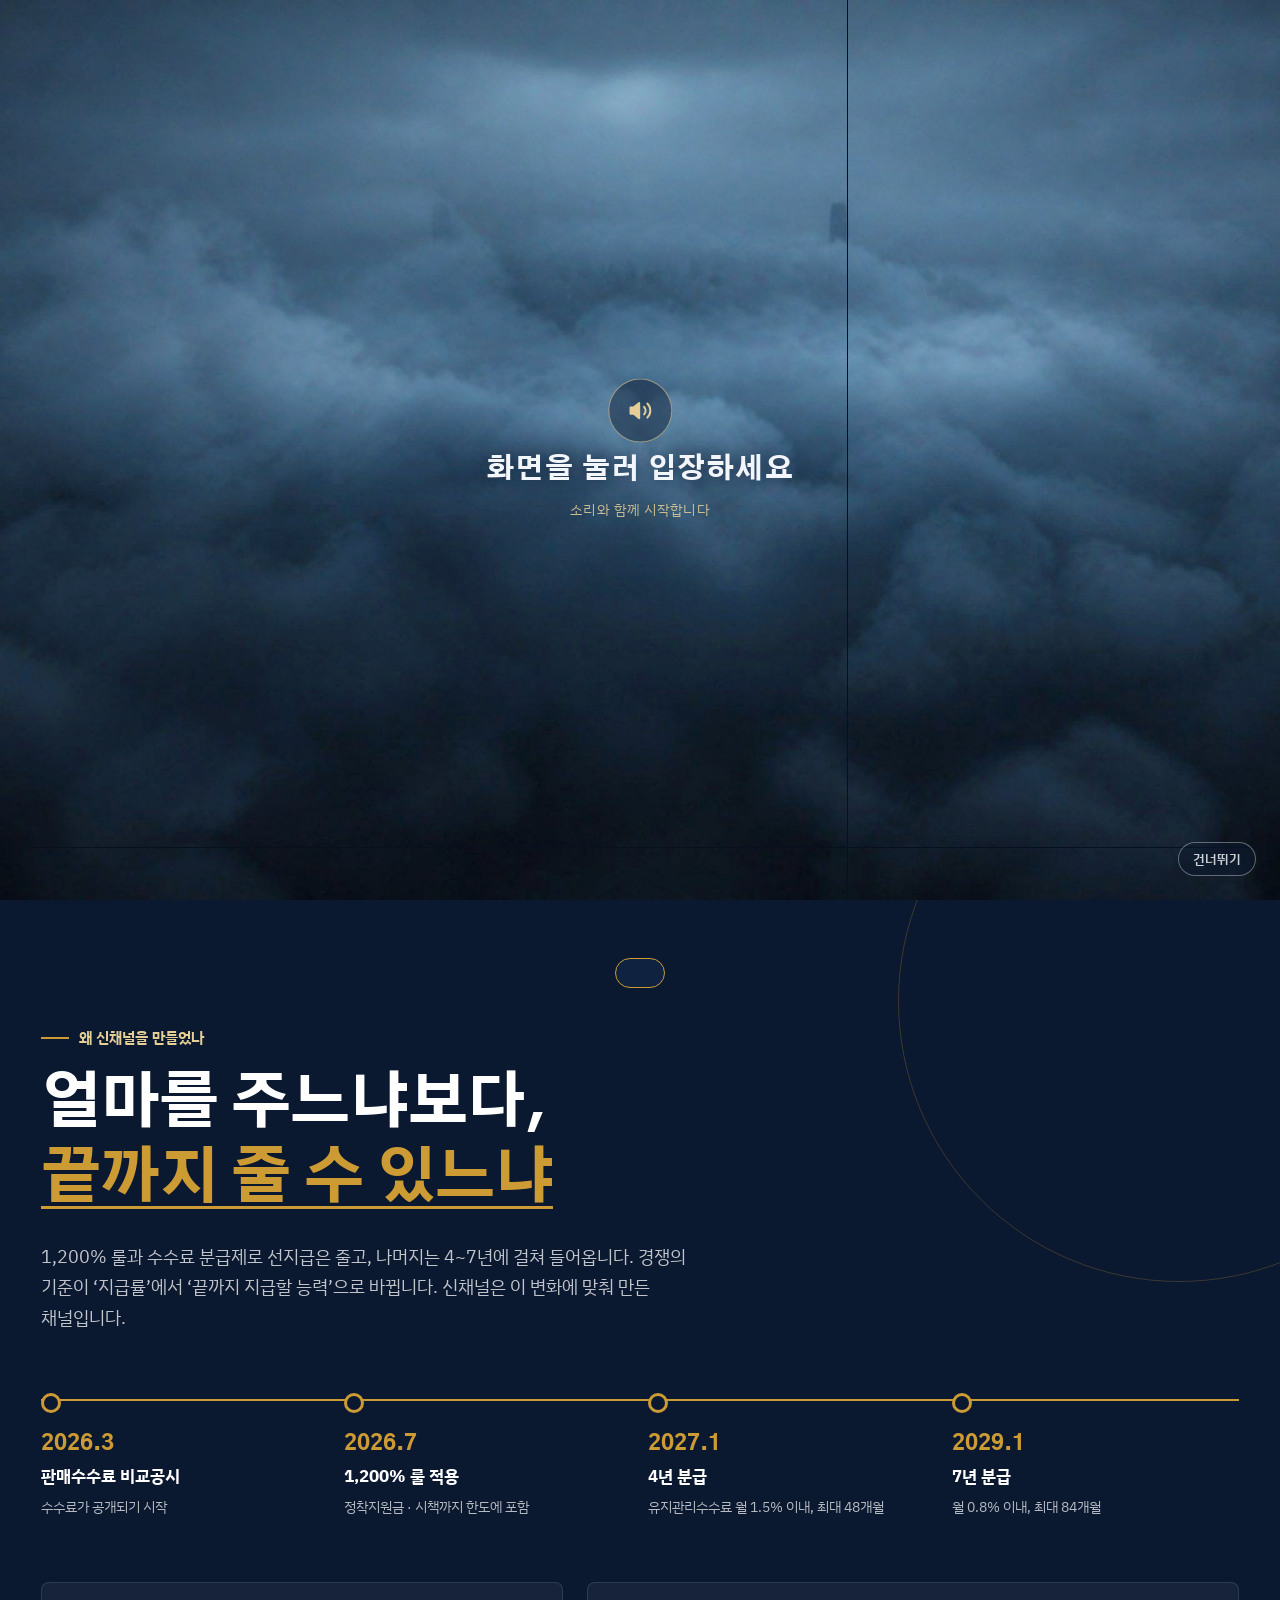
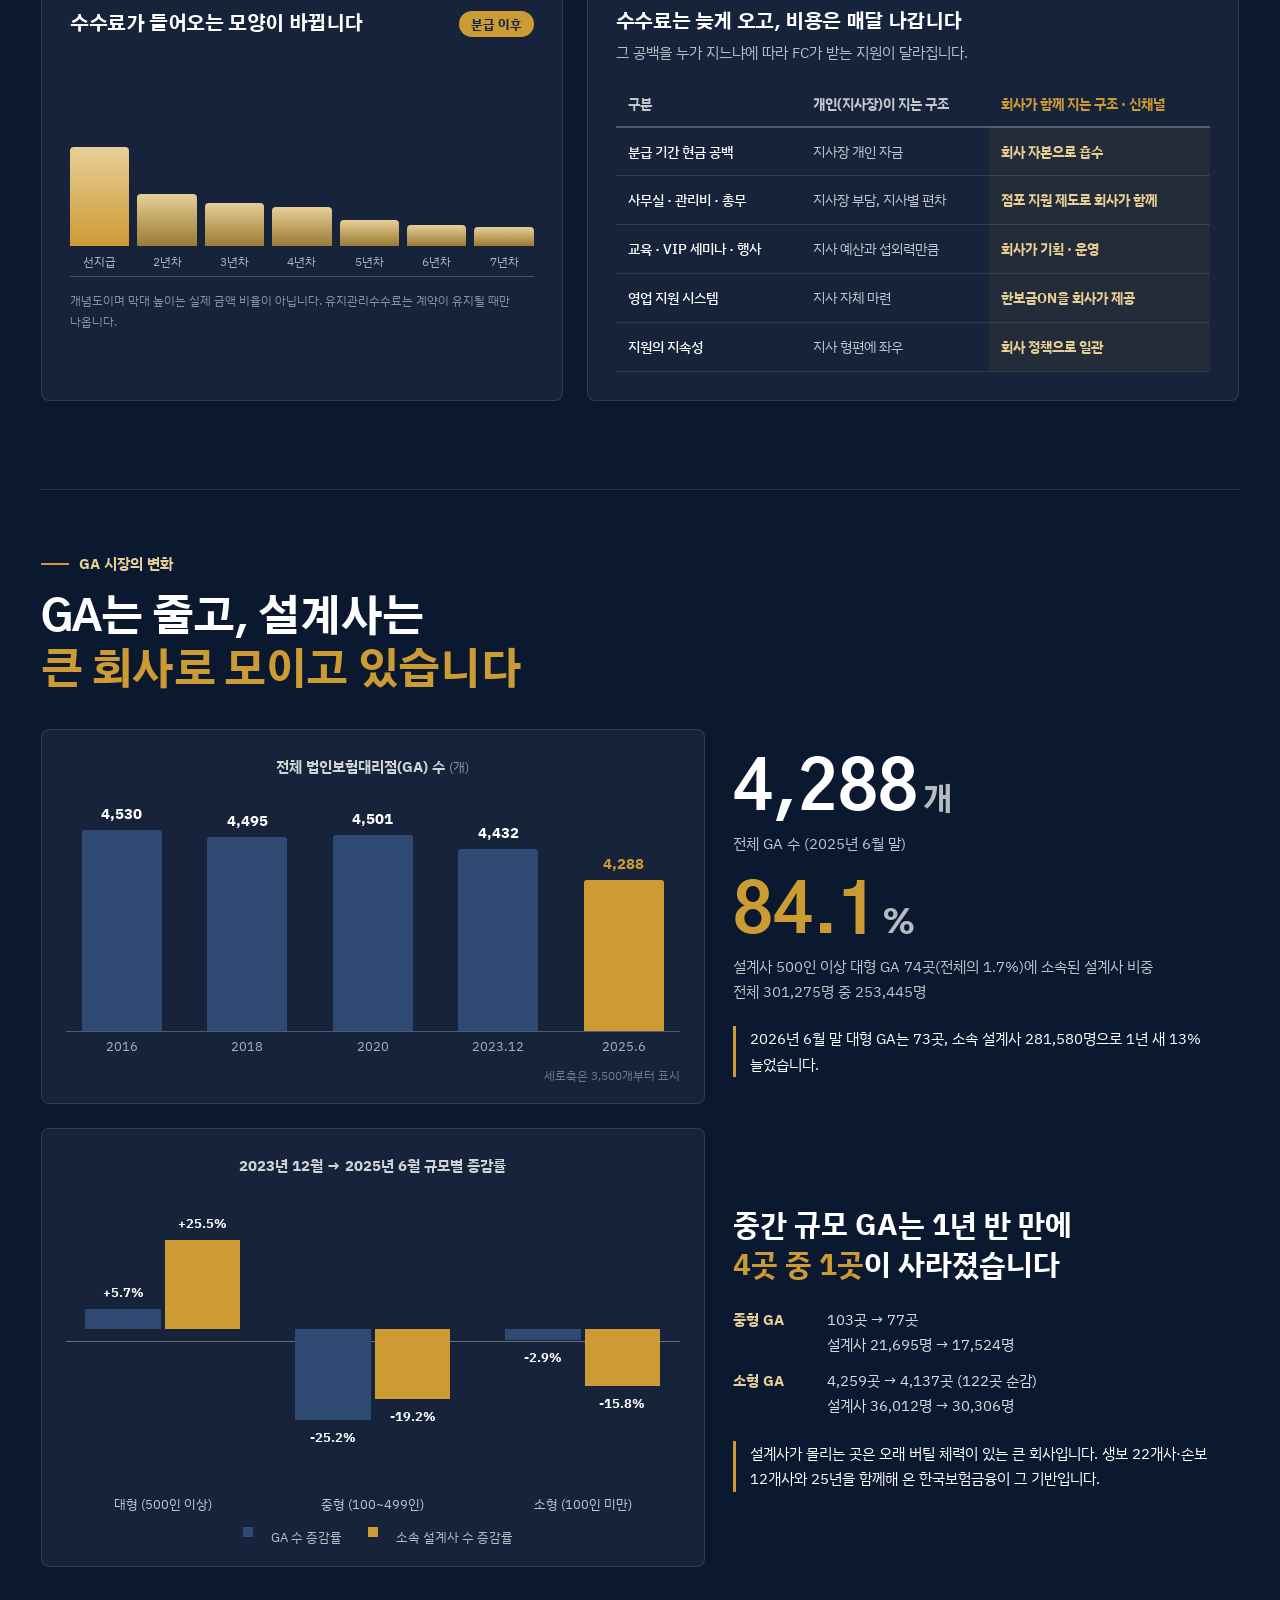
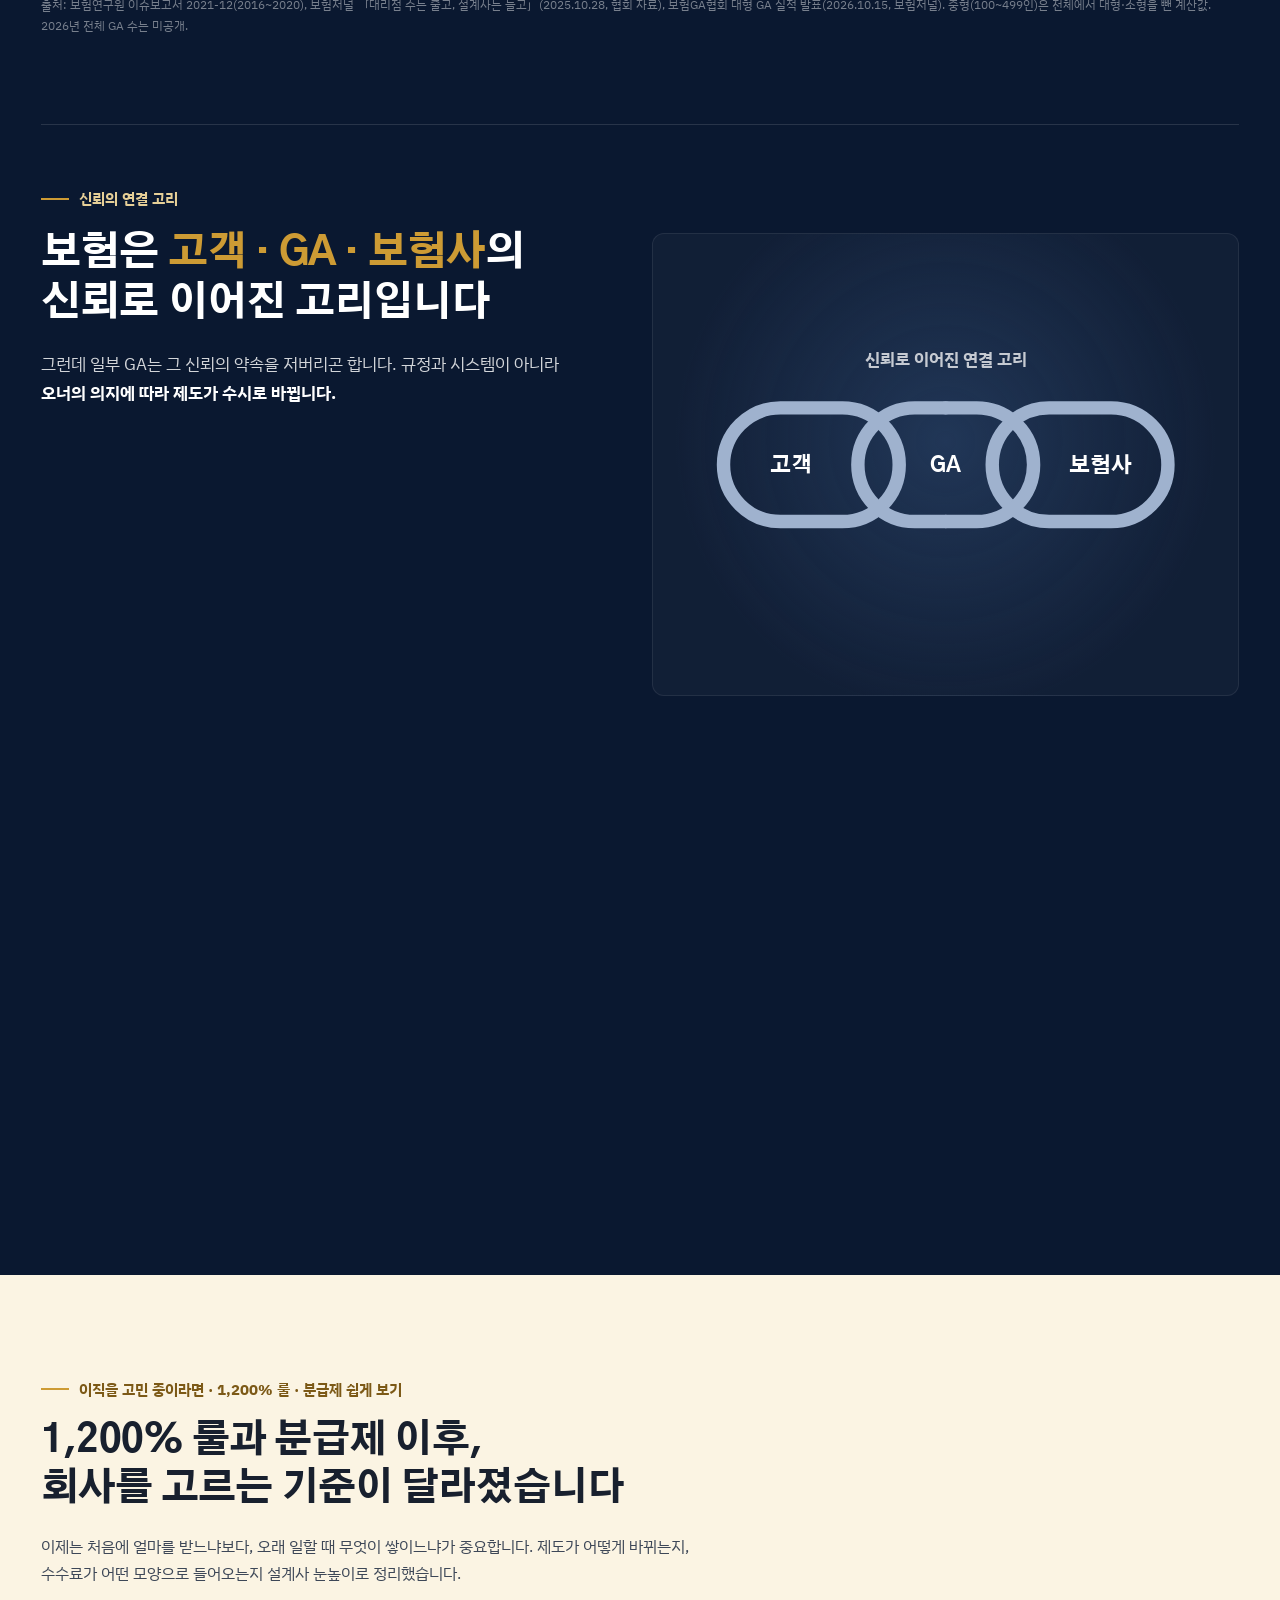
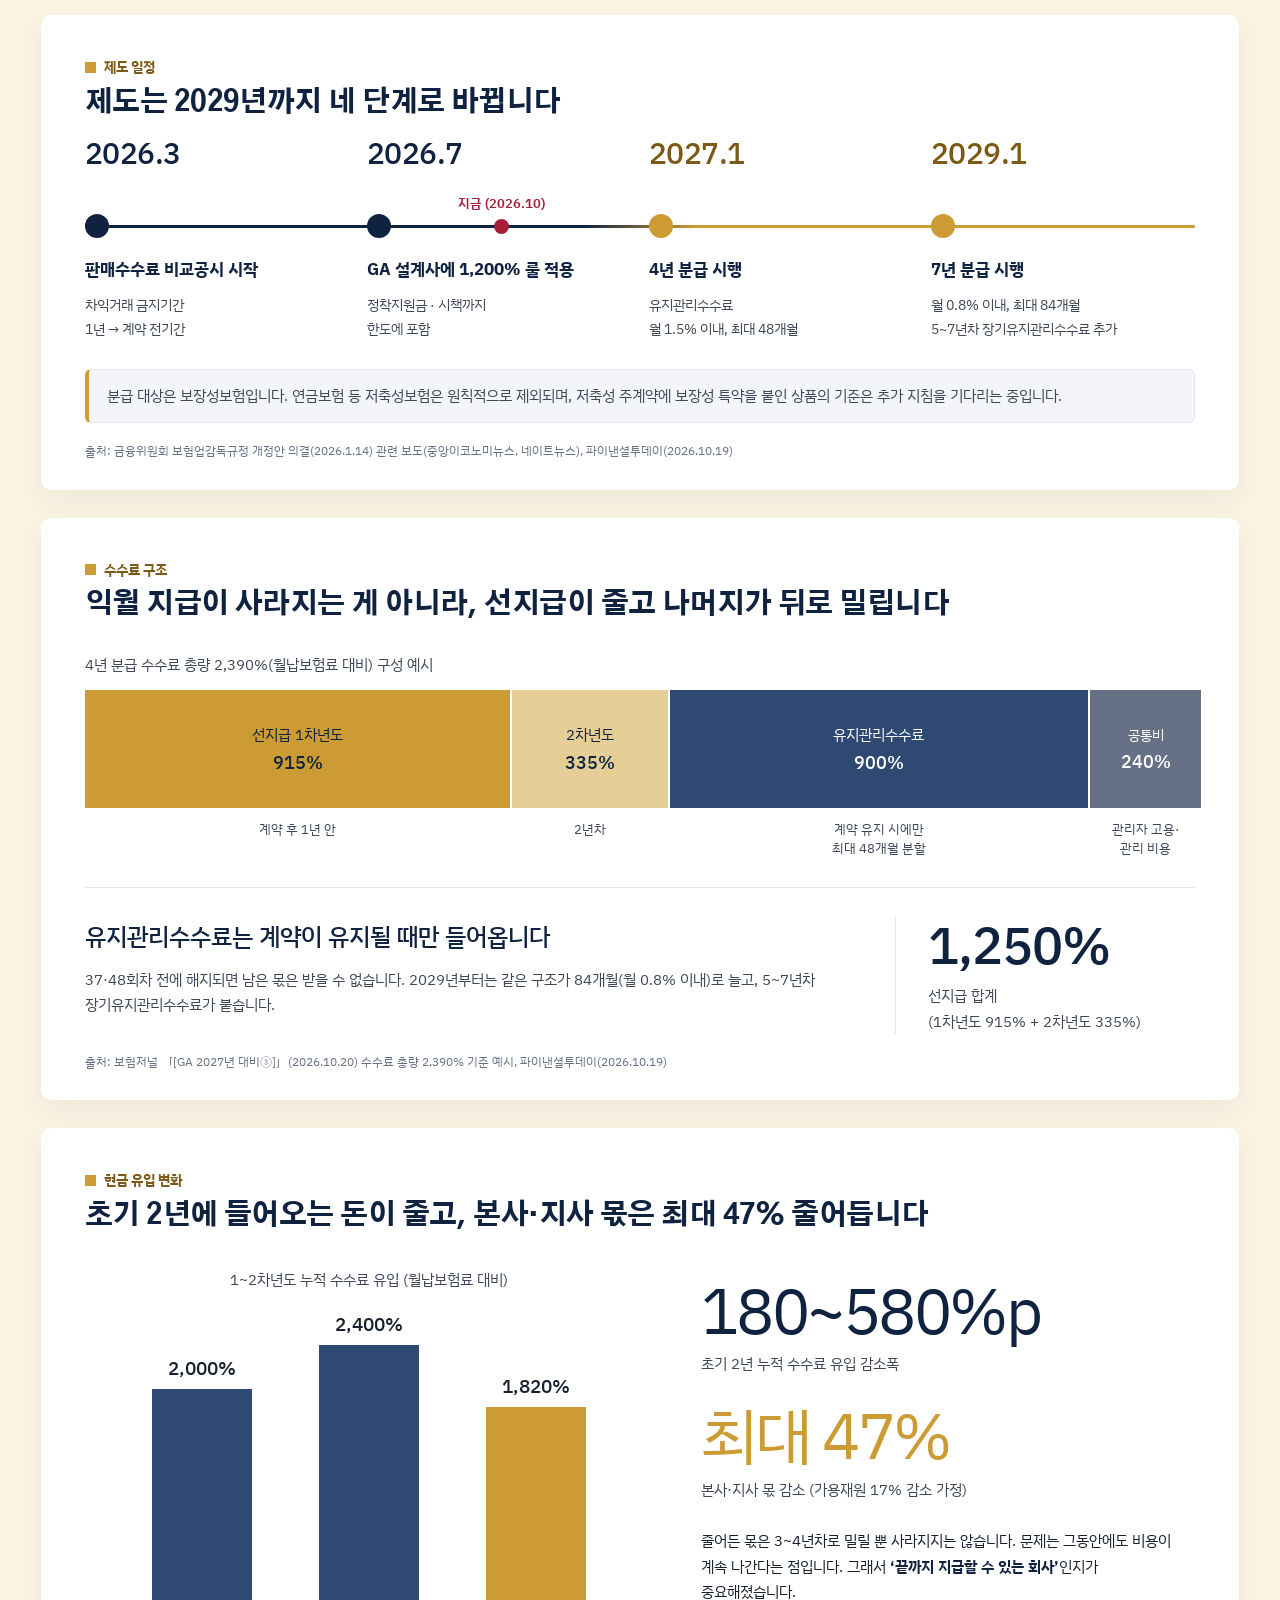
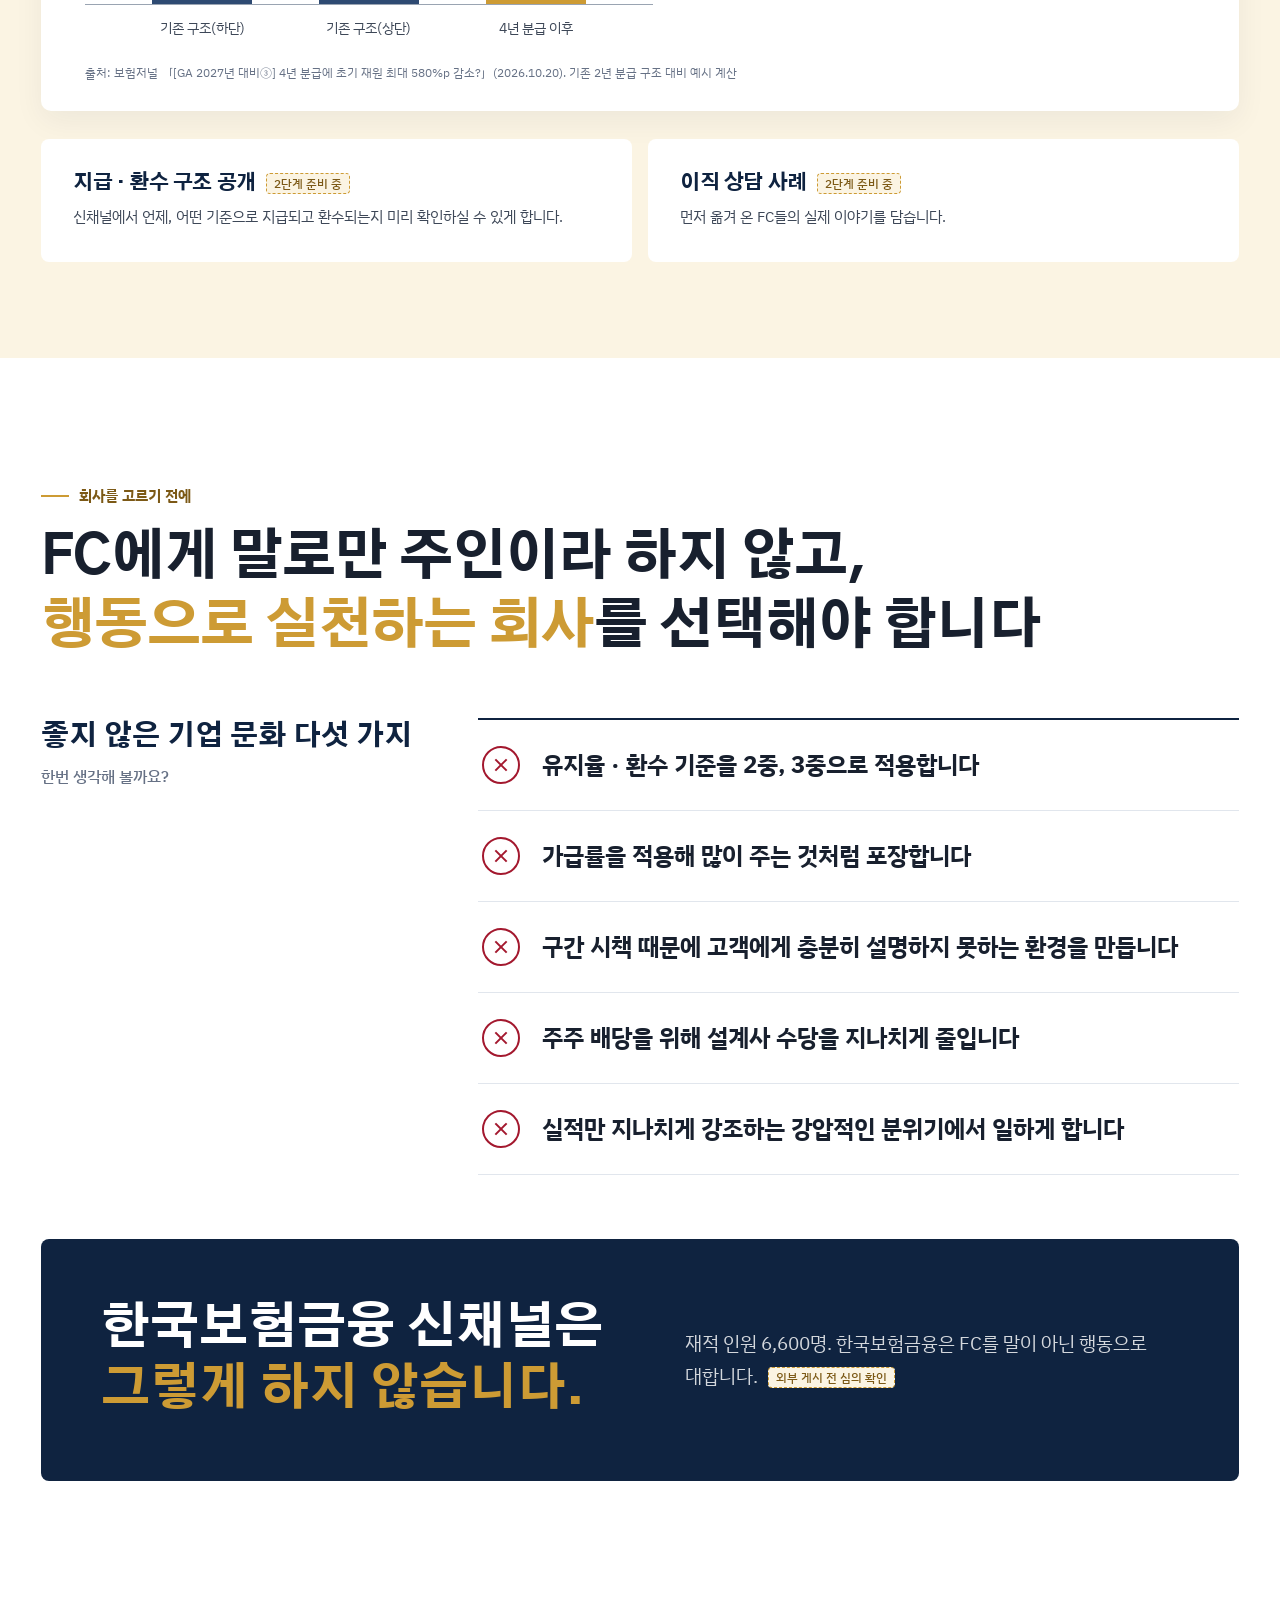
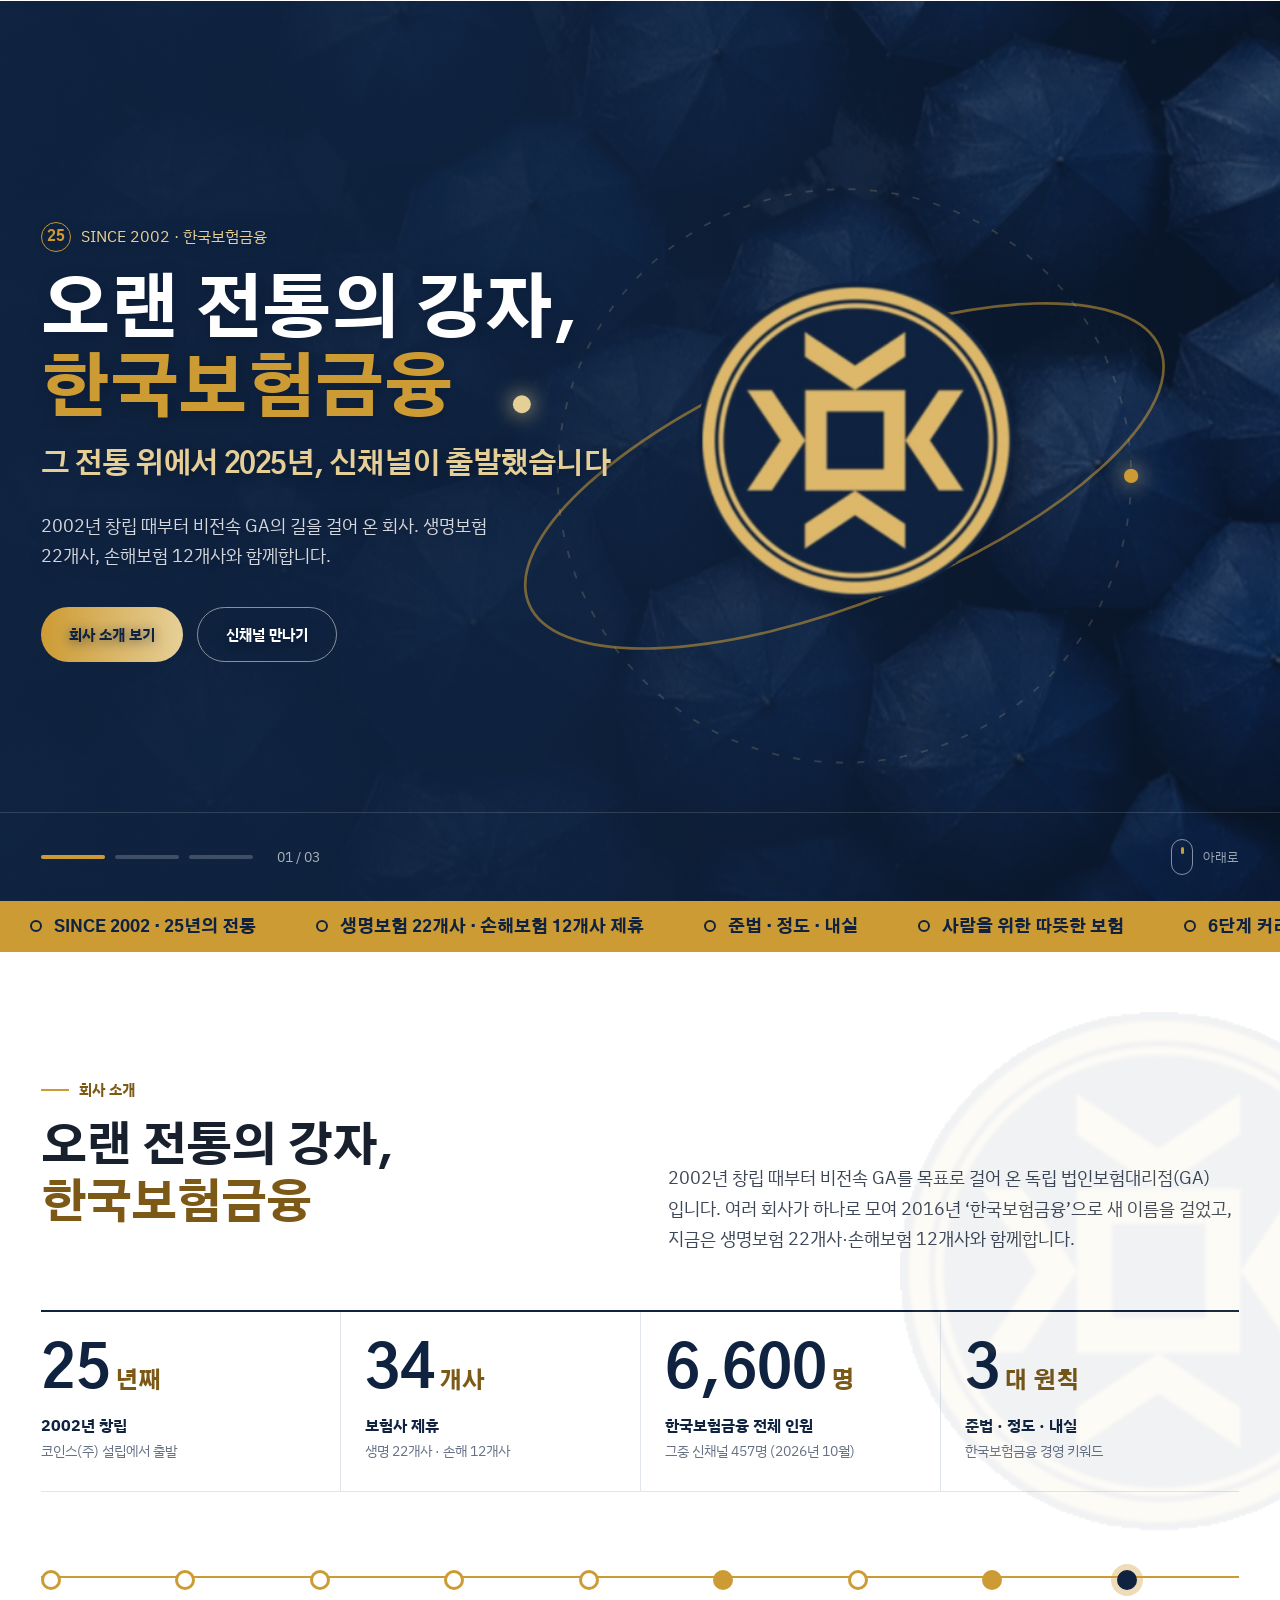
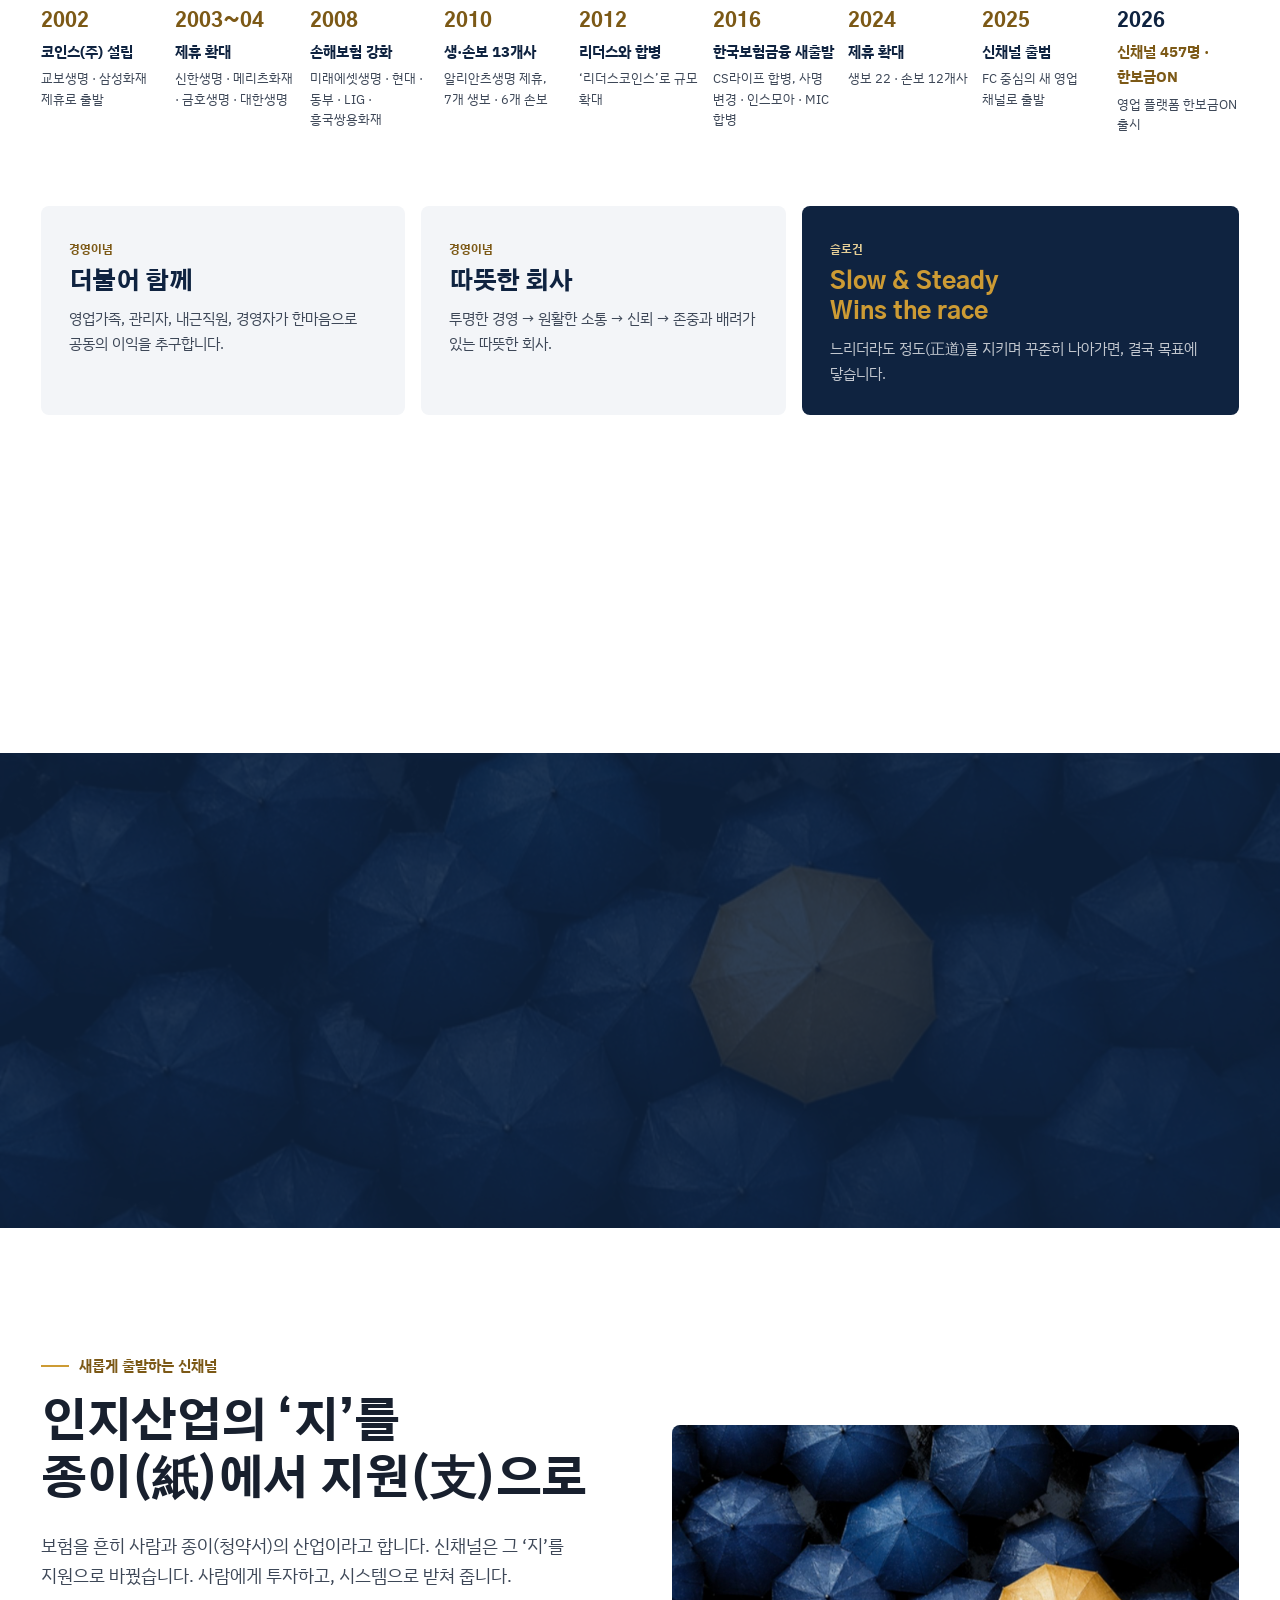
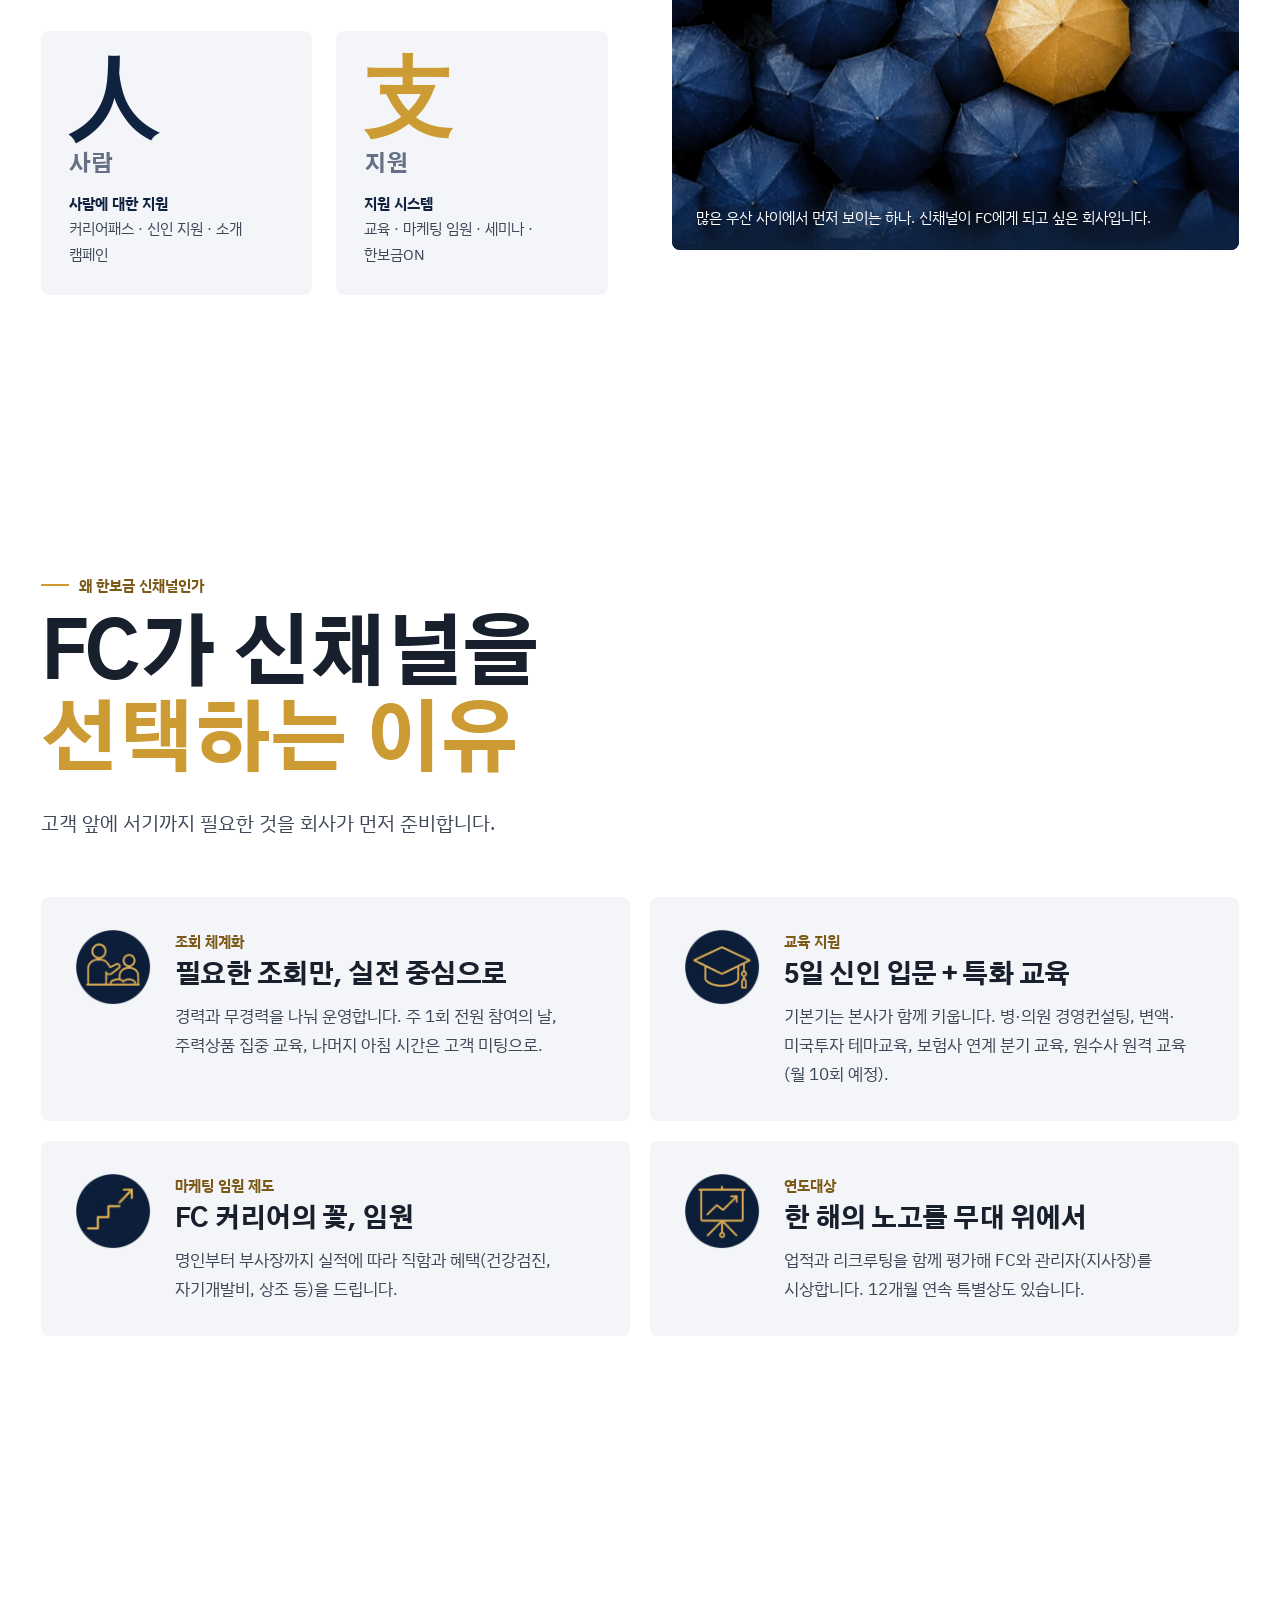
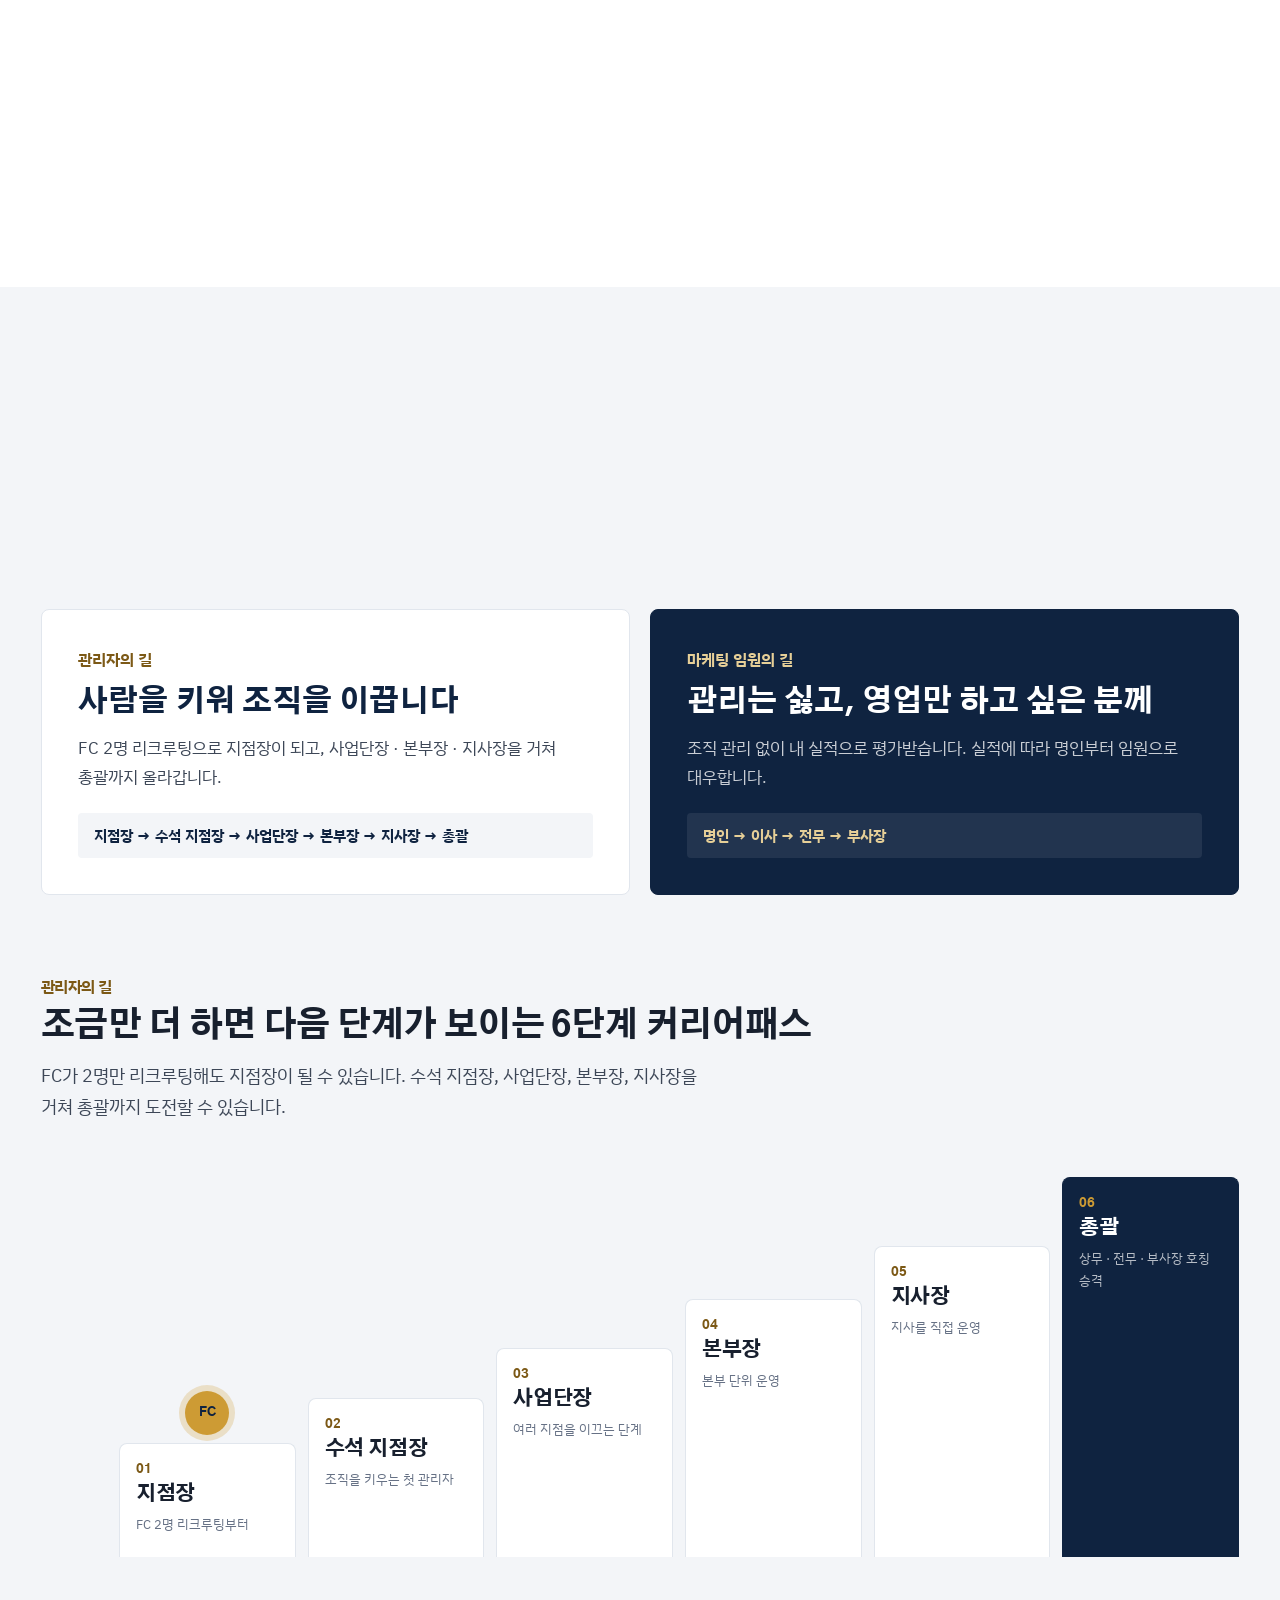
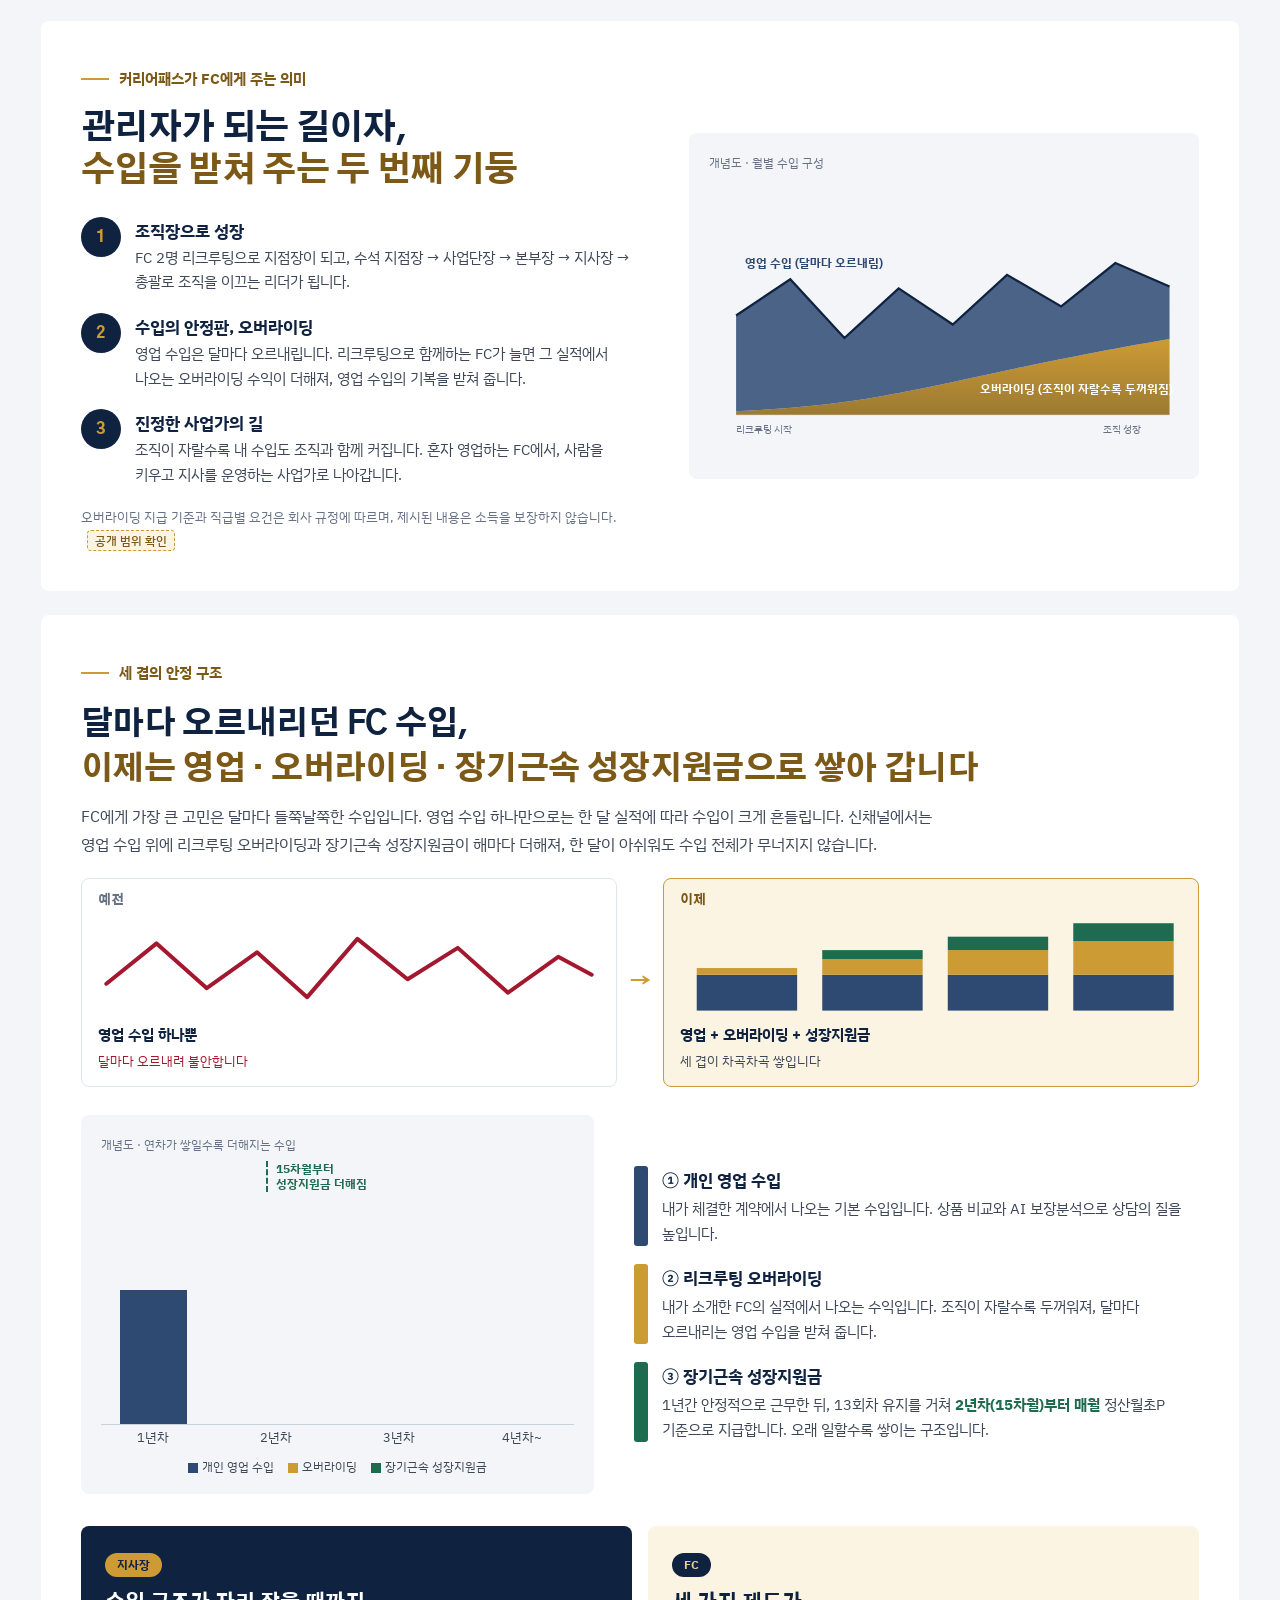
<file: r2/index.html>
<!doctype html>
<html lang="ko">
<head>
<meta charset="utf-8">
<script>/* 최신 확인: 올린 뒤 브라우저가 옛 화면을 보여 주면 스스로 최신으로 다시 엽니다 */(function(){var B="20261111180806",p=location.protocol;if(p!=="http:"&&p!=="https:")return;var R=(/\/(v2|r2)\//.test(location.pathname)?"../":"")+"build.txt";function chk(){if(!window.fetch)return;fetch(R+"?t="+Date.now(),{cache:"no-store"}).then(function(r){return r.ok?r.text():""}).then(function(t){t=(t||"").trim();if(!/^\d{14}$/.test(t)||t<=B)return;var q=new URLSearchParams(location.search);if(q.get("b")===t)return;q.set("b",t);location.replace(location.pathname+"?"+q.toString()+location.hash);}).catch(function(){});}chk();document.addEventListener("visibilitychange",function(){if(!document.hidden)chk();});})();</script>
<meta name="viewport" content="width=device-width, initial-scale=1">
<title>한국보험금융 신채널 · Career Information Session</title>
<meta name="description" content="사람(人)을 지원(支)하는 회사, 한국보험금융 신채널. 커리어패스, 신인 지원, 교육, 영업 플랫폼 한보금ON, 모집 안내.">
<!-- 한국보험금융 전통 엠블럼 아이콘 (아이콘\kif-logo.ico) -->
<link rel="icon" href="../img/favicon.ico" sizes="any">
<link rel="icon" type="image/png" sizes="32x32" href="../img/favicon-32.png">
<link rel="icon" type="image/png" sizes="192x192" href="../img/icon-192.png">
<link rel="apple-touch-icon" href="../img/apple-touch-icon.png">
<meta name="theme-color" content="#0F2340">
<!-- 카톡·SNS 링크 미리보기 -->
<meta property="og:type" content="website">
<meta property="og:site_name" content="한국보험금융 신채널">
<meta property="og:title" content="한국보험금융 신채널 | 오랜 전통의 강자, 새롭게 출발한 신채널">
<meta property="og:description" content="2002년부터 25년째, 생명보험 22개사·손해보험 12개사와 함께하는 한국보험금융. 커리어패스·신인 지원·교육·영업 플랫폼 한보금ON까지, 신채널 FC 모집 안내.">
<meta property="og:image" content="https://bluewind1124-ui.github.io/shinchannel/img/og-image.jpg">
<meta property="og:image:width" content="1200">
<meta property="og:image:height" content="630">
<meta property="og:url" content="https://bluewind1124-ui.github.io/shinchannel/">
<meta name="twitter:card" content="summary_large_image">
<!-- 심의 전 초안: 검색엔진 노출 막음 (정식 공개 때 지우기) -->
<meta name="robots" content="noindex,nofollow">
<link rel="preconnect" href="https://fonts.googleapis.com">
<link rel="preconnect" href="https://fonts.gstatic.com" crossorigin>
<link href="https://fonts.googleapis.com/css2?family=Nanum+Myeongjo:wght@800&display=swap&text=%20%2C%EA%B8%B8%EB%8A%94%EB%8A%98%EB%8B%88%EB%8B%A4%EB%A6%84%EB%B0%9D%EB%B3%B4%EC%8A%B5%EC%95%8A%EC%95%9E%EC%98%A4%EC%9D%84%EC%9D%B4%EC%9E%88%EC%A7%80%EC%B9%98%ED%95%9C%ED%9E%88" rel="stylesheet">
<link href="https://fonts.googleapis.com/css2?family=Gothic+A1:wght@700;800&family=IBM+Plex+Sans+KR:wght@400;500;700&display=swap" rel="stylesheet">
<style>
/* =========================================================
   한국보험금융 신채널 홈페이지 (v2 초안)
   톤앤매너: 한보금ON — 남색 #0F2340 · 금색 #CD9B34 · 궤도(ON) 모티프
   [공개 범위 확인] [심의 전] 표시는 공개 전에 확정할 자리
   ========================================================= */
:root{
  --navy:#0F2340; --navy2:#1D3557; --navy3:#2E4A72; --navy-d:#0A1830;
  --gold:#CD9B34; --gold-l:#E6CF97; --gold-bg:#FBF4E3; --gold-t:#7C5916;
  --ink:#18202E; --ink2:#3D4757; --mute:#667185; --line:#E1E6ED; --bg:#F3F5F8;
  --max:1560px; --ease:cubic-bezier(.2,.7,.2,1);
}
*{box-sizing:border-box;margin:0;padding:0}
html{scroll-behavior:smooth;scroll-padding-top:76px}
body{font-family:'IBM Plex Sans KR',sans-serif;color:var(--ink);background:#fff;line-height:1.7;word-break:keep-all;-webkit-font-smoothing:antialiased;overflow-x:hidden}
h1,h2,h3,.gt{font-family:'Gothic A1',sans-serif;font-weight:800;letter-spacing:-0.02em;line-height:1.25;text-wrap:balance}
a{color:inherit;text-decoration:none}
img{display:block;max-width:100%}
.wrap{max-width:var(--max);margin:0 auto;padding:0 clamp(24px,3.2vw,56px)}
section{padding:120px 0;position:relative}
.eyebrow{display:inline-flex;align-items:center;gap:10px;font-size:15px;font-weight:700;color:var(--gold-t);margin-bottom:16px}
.eyebrow::before{content:"";width:28px;height:2px;background:var(--gold)}
.dark .eyebrow{color:var(--gold-l)}
.sec-title{font-size:clamp(28px,4vw,46px);margin-bottom:20px}
.sec-lead{font-size:18px;color:var(--ink2);max-width:680px}
.dark{background:var(--navy);color:#fff}
.dark .sec-lead{color:rgba(255,255,255,.75)}
.draft{display:inline-block;font:500 12px/1.6 'IBM Plex Sans KR',sans-serif;letter-spacing:0;color:var(--gold-t);background:var(--gold-bg);border:1px dashed var(--gold);border-radius:4px;padding:0 7px;margin-left:6px;vertical-align:middle;white-space:nowrap}
.dark .draft{background:rgba(205,155,52,.12);color:var(--gold-l)}
.btn{display:inline-flex;align-items:center;justify-content:center;gap:8px;padding:14px 28px;border-radius:999px;font-weight:700;font-size:15px;transition:transform .2s,background .2s,box-shadow .2s;cursor:pointer;border:0;font-family:inherit}
.btn-gold{background:linear-gradient(90deg,#CD9B34,#E6CF97);color:var(--navy)}
.btn-gold:hover{transform:translateY(-2px);box-shadow:0 8px 20px rgba(205,155,52,.35)}
.btn-line{border:1px solid rgba(255,255,255,.5);color:#fff}
.btn-line:hover{background:rgba(255,255,255,.1)}
.btn-navy{background:var(--navy);color:#fff}
.btn-navy:hover{background:var(--navy2)}

/* ── 스크롤 진행 막대 · 머리 메뉴 ── */
#progress{position:fixed;top:0;left:0;height:3px;width:0;background:var(--gold);z-index:60}
header{position:fixed;inset:0 0 auto 0;z-index:50;background:var(--navy);border-bottom:2px solid var(--gold);transition:height .25s}
.hd{display:flex;align-items:center;height:72px;gap:28px;transition:height .25s}
header.small .hd{height:60px}
.logo{display:flex;align-items:center;gap:12px;flex:none}
.logo img{height:34px;width:auto}
.logo span{font:800 15px 'Gothic A1',sans-serif;color:var(--gold-l);padding-left:12px;border-left:1px solid rgba(255,255,255,.25)}
.gnb{display:flex;gap:4px;margin-left:auto;list-style:none}
.gnb a{display:block;padding:8px 9px;color:rgba(255,255,255,.85);font-weight:500;font-size:14.5px;border-radius:999px;transition:.2s}
.gnb a:hover,.gnb a.on{color:var(--navy);background:var(--gold-l)}
.hd .btn{padding:10px 22px}
.menu-btn{display:none;margin-left:auto;background:none;border:0;width:40px;height:40px;cursor:pointer}
.menu-btn span{display:block;height:2px;background:#fff;margin:6px 8px}

/* ── 1. 첫 화면 ── */
.hero{min-height:100vh;min-height:100svh;padding:72px 0 0;background:var(--navy);color:#fff;overflow:hidden;display:flex;flex-direction:column}
.hero-bg{position:absolute;inset:0;background:url(../img/hero-bg.jpg) center/cover;animation:zoom 24s ease-in-out infinite alternate;opacity:.55}
@keyframes zoom{from{transform:scale(1.05)}to{transform:scale(1.18) translate(-2%,1%)}}
.hero-shade{position:absolute;inset:0;background:linear-gradient(90deg,rgba(15,35,64,.97) 0%,rgba(15,35,64,.85) 42%,rgba(15,35,64,.25) 100%)}
/* 금빛 빗줄기 */
@keyframes fall{to{transform:translateY(130vh)}}
/* ON 궤도 */
.orbit{position:absolute;right:6%;top:50%;width:min(56vw,720px);aspect-ratio:1;transform:translateY(-46%);pointer-events:none}
.orbit svg{width:100%;height:100%;overflow:visible}
.orbit .r1{transform-origin:50% 50%;animation:spin 26s linear infinite}
.orbit .r2{transform-origin:50% 50%;animation:spin 38s linear infinite reverse}
.orbit .dot{filter:drop-shadow(0 0 6px #E6CF97)}
@keyframes spin{to{transform:rotate(360deg)}}
.slides{position:relative;flex:1;display:flex;align-items:center}
.slide{position:absolute;inset:0;display:flex;align-items:center;opacity:0;visibility:hidden;transition:opacity .9s,visibility .9s}
.slide.on{opacity:1;visibility:visible}
.slide .wrap{width:100%;position:relative;z-index:2}
.slide .txt{max-width:600px;text-shadow:0 2px 12px rgba(10,24,48,.65)}
.slide .kicker{font-size:16px;color:var(--gold-l);margin-bottom:20px;display:flex;gap:10px;align-items:center}
.slide .kicker b{display:inline-grid;place-items:center;width:30px;height:30px;border-radius:50%;border:1px solid var(--gold);font:800 15px 'Gothic A1';color:var(--gold)}
.slide h1{font-size:clamp(36px,5.4vw,74px);line-height:1.15;margin-bottom:24px}
.slide h1 em{font-style:normal;color:var(--gold)}
.slide h1 .hz{display:block;margin-top:14px;font-size:.42em;line-height:1.4;color:var(--gold-l);font-weight:700}
.nb{white-space:nowrap}
.slide p{font-size:18px;color:rgba(255,255,255,.82);max-width:500px;margin-bottom:36px}
.slide .cta{display:flex;gap:14px;flex-wrap:wrap}
.slide .txt>*{opacity:0;transform:translateY(26px);transition:opacity .8s var(--ease),transform .8s var(--ease)}
.slide.on .txt>*{opacity:1;transform:none}
.slide.on .txt>*:nth-child(2){transition-delay:.15s}
.slide.on .txt>*:nth-child(3){transition-delay:.3s}
.slide.on .txt>*:nth-child(4){transition-delay:.45s}
.model{position:absolute;right:max(24px,calc((100vw - var(--max))/2));bottom:0;height:min(78vh,720px);z-index:1;opacity:0;transform:translateX(120px);transition:opacity 1s .2s,transform 1.2s .2s var(--ease)}
.slide.on .model{opacity:1;transform:none}
.model img{height:100%;width:auto;filter:drop-shadow(0 20px 40px rgba(0,0,0,.35))}
.model.m1{right:max(0px,calc((100vw - var(--max))/2 - 120px))}
.on-logo{position:absolute;right:max(60px,calc((100vw - var(--max))/2 + 60px));top:50%;width:min(36vw,440px);transform:translateY(-50%) scale(.8);opacity:0;transition:1.2s .2s var(--ease);z-index:1}
.slide.on .on-logo{opacity:1;transform:translateY(-50%) scale(1)}
.on-logo img{border-radius:24px;animation:glow 3s ease-in-out infinite alternate}
@keyframes glow{from{box-shadow:0 0 0 rgba(205,155,52,0)}to{box-shadow:0 0 60px rgba(205,155,52,.45)}}
/* 전통 엠블럼: 둥근 모양 그대로, 천천히 돌며 빛남 */
.on-logo.emblem{width:min(30vw,380px)}
.on-logo.emblem img{border-radius:50%;animation:glow 3s ease-in-out infinite alternate,turn 18s ease-in-out infinite}
@keyframes turn{0%,100%{transform:perspective(800px) rotateY(-18deg)}50%{transform:perspective(800px) rotateY(18deg)}}
/* 첫 화면: 노란 우산이 돌며 사라지고, 그 자리에서 회사 마크가 나타남 (첫 장이 보일 때마다 다시) */
.hero-mark{position:absolute;inset:0;z-index:1;pointer-events:none;animation:zoom 24s ease-in-out infinite alternate}
.mark{position:absolute;opacity:0;transition:opacity .9s ease}
.hero.s0 .mark{opacity:1}
.mark .umb-gold,.mark .emb{position:absolute;inset:0;display:block}
.mark .umb-gold{width:100%;height:100%;opacity:0;filter:drop-shadow(0 8px 18px rgba(0,0,0,.45))}
.mark .emb img{width:100%;height:100%;border-radius:50%;animation:glow 3s ease-in-out infinite alternate,turn 18s ease-in-out infinite}
.hero.s0 .mark .umb-gold{animation:umbOut 3.6s cubic-bezier(.5,0,.3,1) .5s both}
.hero.s0 .mark .emb{animation:embIn 3.6s cubic-bezier(.2,.7,.2,1) .5s both}
.mark::after{content:"";position:absolute;inset:0;border-radius:50%;border:2px solid var(--gold);opacity:0;pointer-events:none}
.hero.s0 .mark::after{animation:flashRing 3.6s ease-out .5s both}
@keyframes umbOut{0%{opacity:0;transform:rotate(-4deg)}14%{opacity:1;transform:rotate(0)}42%{opacity:1;transform:rotate(36deg);filter:brightness(1) drop-shadow(0 8px 18px rgba(0,0,0,.45))}70%{opacity:0;transform:scale(.96) rotate(120deg);filter:brightness(1.9) blur(2px)}100%{opacity:0;transform:scale(.96) rotate(120deg)}}
@keyframes embIn{0%,44%{opacity:0;transform:rotate(-120deg) scale(.96);filter:blur(4px)}74%{opacity:1;transform:rotate(0) scale(1.02);filter:blur(0)}100%{opacity:1;transform:none}}
@keyframes flashRing{0%,54%{opacity:0;transform:scale(.95)}64%{opacity:.9}100%{opacity:0;transform:scale(1.45)}}
.hero-bar{position:relative;z-index:3;border-top:1px solid rgba(255,255,255,.14)}
.hero-bar .wrap{display:flex;align-items:center;gap:24px;height:88px}
.dots{display:flex;gap:10px}
.dots button{position:relative;width:64px;height:4px;border:0;background:rgba(255,255,255,.2);cursor:pointer;overflow:hidden;border-radius:2px}
.dots button i{position:absolute;inset:0;width:0;background:var(--gold)}
.dots button.on i{animation:fill 6.5s linear forwards}
@keyframes fill{to{width:100%}}
.hero-bar .lbl{font-size:14px;color:rgba(255,255,255,.65)}
.scroll-cue{margin-left:auto;font-size:13px;color:rgba(255,255,255,.6);display:flex;align-items:center;gap:10px}
.scroll-cue i{width:22px;height:36px;border:1.5px solid rgba(255,255,255,.5);border-radius:12px;position:relative}
.scroll-cue i::after{content:"";position:absolute;left:50%;top:7px;width:3px;height:7px;margin-left:-1.5px;border-radius:2px;background:var(--gold);animation:wheel 1.6s infinite}
@keyframes wheel{to{transform:translateY(12px);opacity:0}}

/* ── 키워드 띠 ── */
.ticker{background:var(--gold);color:var(--navy);overflow:hidden;white-space:nowrap;padding:15px 0;font:800 17px 'Gothic A1',sans-serif}
.ticker .track{display:inline-flex;animation:flow 46s linear infinite}
.ticker span{padding:0 30px;display:inline-flex;align-items:center;gap:12px}
.ticker span::before{content:"";width:8px;height:8px;border-radius:50%;border:2px solid var(--navy)}
@keyframes flow{to{transform:translateX(-50%)}}

/* ── 회사 소개: 오랜 전통의 강자 ── */
.company{background:#fff;overflow:hidden}
.co-mark{position:absolute;right:-140px;top:60px;width:520px;opacity:.06;animation:spin 90s linear infinite;pointer-events:none}
.co-head{display:grid;grid-template-columns:1fr 1fr;gap:56px;align-items:end}
.company .sec-title em{font-style:normal;color:var(--gold-t)}
.co-nums{display:grid;grid-template-columns:repeat(4,1fr);margin-top:56px;border-top:2px solid var(--navy);border-bottom:1px solid var(--line)}
.cn{padding:28px 24px;border-left:1px solid var(--line)}
.cn:first-child{border-left:0;padding-left:0}
.cn .v{font:800 clamp(40px,5vw,60px)/1 'Gothic A1';color:var(--navy);font-variant-numeric:tabular-nums}
.cn .v small{font-size:.38em;margin-left:4px;color:var(--gold-t)}
.cn .k{margin-top:12px;font-weight:700;color:var(--navy)}
.cn .d{font-size:14px;color:var(--mute)}
/* 연혁: 금색 선이 그어지며 해마다 순서대로 나타남 */
.history{position:relative;display:grid;grid-template-columns:repeat(9,1fr);gap:12px;margin-top:72px;padding-top:44px}
.h-line{position:absolute;left:0;right:0;top:12px;height:2px;background:var(--line)}
.h-line i{position:absolute;left:0;top:0;height:2px;width:0;background:var(--gold);transition:width 3s var(--ease)}
.history.in .h-line i{width:100%}
.hi{position:relative;opacity:0;transform:translateY(18px);transition:.6s var(--ease)}
.hi::before{content:"";position:absolute;left:0;top:-38px;width:14px;height:14px;border-radius:50%;background:#fff;border:3px solid var(--gold)}
.history.in .hi{opacity:1;transform:none}
.history.in .hi:nth-child(3){transition-delay:.35s}.history.in .hi:nth-child(4){transition-delay:.7s}.history.in .hi:nth-child(5){transition-delay:1.05s}.history.in .hi:nth-child(6){transition-delay:1.4s}.history.in .hi:nth-child(7){transition-delay:1.75s}.history.in .hi:nth-child(8){transition-delay:2.1s}.history.in .hi:nth-child(9){transition-delay:2.45s}.history.in .hi:nth-child(10){transition-delay:2.8s}
.hi b{font:800 20px 'Gothic A1';color:var(--gold-t)}
.hi h4{font-size:15px;color:var(--navy);margin:4px 0 4px}
.hi p{font-size:13px;color:var(--ink2);line-height:1.55}
.hi.big::before{background:var(--gold)}
.hi.new::before{background:var(--navy);border-color:var(--navy);box-shadow:0 0 0 6px rgba(205,155,52,.35);animation:ping 1.8s infinite}
@keyframes ping{50%{box-shadow:0 0 0 12px rgba(205,155,52,.1)}}
.hi.new b{color:var(--navy)}
.hi.new h4{color:var(--gold-t)}
.philo{display:grid;grid-template-columns:1fr 1fr 1.2fr;gap:16px;margin-top:72px}
.ph{border-radius:8px;background:var(--bg);padding:28px}
.ph-k{font-size:12px;font-weight:700;color:var(--gold-t)}
.ph h3{font-size:24px;color:var(--navy);margin:6px 0 10px}
.ph p{font-size:14.5px;color:var(--ink2)}
.ph.slogan{background:var(--navy);color:#fff}
.ph.slogan h3{color:var(--gold);font-family:'Gothic A1';letter-spacing:0}
.ph.slogan p{color:rgba(255,255,255,.75)}
.ph.slogan .ph-k{color:var(--gold-l)}
.ceo{margin-top:48px;padding:28px 32px;border-left:4px solid var(--gold);background:var(--gold-bg);border-radius:0 8px 8px 0}
.ceo p{font:700 clamp(18px,2vw,22px)/1.6 'IBM Plex Sans KR';color:var(--navy)}
.ceo cite{display:block;margin-top:10px;font-style:normal;font-size:14px;color:var(--gold-t)}
.company .src{margin-top:24px;font-size:12px;color:var(--mute)}
/* 연결 띠 */
.bridge{background:var(--navy) url(../img/umbrella.jpg) center/cover;color:#fff;text-align:center;padding:110px 0;overflow:hidden}
.bridge::before{content:"";position:absolute;inset:0;background:rgba(15,35,64,.86)}
.bridge .wrap{position:relative}
.bridge p{font-size:18px;color:var(--gold-l)}
.bridge h2{font-size:clamp(28px,4.4vw,52px);margin-top:10px}
.bridge h2 em{font-style:normal;color:var(--gold)}
.bridge .arrow{display:inline-grid;place-items:center;width:52px;height:52px;margin-top:32px;border-radius:50%;border:1px solid var(--gold);color:var(--gold);font-size:20px;animation:bob 1.8s ease-in-out infinite}
@keyframes bob{50%{transform:translateY(8px)}}

/* ── 왜 신채널인가 ── */
.why{background:var(--navy-d);overflow:hidden}
.why::before{content:"";position:absolute;right:-180px;top:-180px;width:560px;height:560px;border-radius:50%;border:1px solid rgba(205,155,52,.25);animation:spin 60s linear infinite}
.why-title{font-size:clamp(32px,5vw,60px);margin-bottom:24px}
.why-title em{font-style:normal;color:var(--gold);background:linear-gradient(var(--gold),var(--gold)) left bottom/0 3px no-repeat;transition:background-size 1.4s .4s var(--ease)}
.why-title.in em{background-size:100% 3px}
.rule{position:relative;display:grid;grid-template-columns:repeat(4,1fr);gap:16px;margin-top:56px;padding-top:40px}
.rl{position:absolute;left:0;right:0;top:10px;height:2px;background:rgba(255,255,255,.15)}
.rl i{position:absolute;left:0;top:0;height:2px;width:0;background:var(--gold);transition:width 2.4s var(--ease)}
.rule.in .rl i{width:100%}
.rs{position:relative;opacity:0;transform:translateY(16px);transition:.6s var(--ease)}
.rs::before{content:"";position:absolute;left:0;top:-36px;width:14px;height:14px;border-radius:50%;background:var(--navy-d);border:3px solid var(--gold)}
.rule.in .rs{opacity:1;transform:none}
.rule.in .rs:nth-child(3){transition-delay:.5s}.rule.in .rs:nth-child(4){transition-delay:1s}.rule.in .rs:nth-child(5){transition-delay:1.5s}
.rs b{font:800 22px 'Gothic A1';color:var(--gold)}
.rs h4{font-size:17px;margin:4px 0}
.rs p{font-size:14px;color:rgba(255,255,255,.7)}
.why-grid{display:grid;grid-template-columns:1fr 1.25fr;gap:24px;margin-top:64px}
.flow,.who-bears{background:rgba(255,255,255,.05);border:1px solid rgba(255,255,255,.1);border-radius:8px;padding:28px}
.flow-head{display:flex;justify-content:space-between;align-items:center;gap:12px;margin-bottom:20px}
.flow h3,.who-bears h3{font-size:19px}
.flow-tag{font:700 13px 'IBM Plex Sans KR';padding:4px 12px;border-radius:999px;background:rgba(255,255,255,.12);color:#fff;transition:.4s;white-space:nowrap}
.flow-tag.after{background:var(--gold);color:var(--navy)}
.bars{display:grid;grid-template-columns:repeat(7,1fr);gap:8px;height:220px;align-items:end;border-bottom:1px solid rgba(255,255,255,.2);padding-bottom:4px}
.bar{height:100%;display:flex;flex-direction:column;justify-content:flex-end;align-items:center;gap:6px}
.bar i{display:block;width:100%;height:var(--a);background:linear-gradient(var(--gold-l),var(--gold));border-radius:4px 4px 0 0;transition:height 1.2s var(--ease)}
.bars.after .bar i{height:var(--b)}
.bars.after .bar:not(:first-child) i{background:linear-gradient(#E6CF97,#9C7A33)}
.bar span{font-size:12px;color:rgba(255,255,255,.65);white-space:nowrap}
.flow-note{margin-top:14px;font-size:12px;color:rgba(255,255,255,.5)}
.who-bears .sub{font-size:14.5px;color:rgba(255,255,255,.7);margin:6px 0 16px}
.cmp{width:100%;border-collapse:collapse;font-size:14px}
.cmp th{text-align:left;padding:10px 12px;font-weight:700;color:rgba(255,255,255,.75);border-bottom:2px solid rgba(255,255,255,.25)}
.cmp th.us{color:var(--gold)}
.cmp td{padding:12px;border-bottom:1px solid rgba(255,255,255,.1);color:rgba(255,255,255,.75);vertical-align:top}
.cmp td:first-child{color:#fff;font-weight:500;white-space:nowrap}
.cmp td.us{color:var(--gold-l);font-weight:700;background:rgba(205,155,52,.08)}
.cmp tbody tr{opacity:0;transform:translateX(20px);transition:.5s var(--ease)}
.who-bears.in .cmp tbody tr{opacity:1;transform:none}
.who-bears.in tr:nth-child(2){transition-delay:.15s}.who-bears.in tr:nth-child(3){transition-delay:.3s}.who-bears.in tr:nth-child(4){transition-delay:.45s}.who-bears.in tr:nth-child(5){transition-delay:.6s}
/* GA 시장의 변화 */
.market{margin-top:88px;padding-top:56px;border-top:1px solid rgba(255,255,255,.12)}
.mk-title{font-size:clamp(26px,3.6vw,42px);margin-bottom:32px}
.mk-title em,.mk-big em{font-style:normal;color:var(--gold)}
.mk-row{display:grid;grid-template-columns:1.3fr 1fr;gap:24px;align-items:stretch}
.mk-row2{margin-top:24px}
.mk-card{background:rgba(255,255,255,.05);border:1px solid rgba(255,255,255,.1);border-radius:8px;padding:24px 24px 18px}
.mk-card h4{font-size:15px;color:rgba(255,255,255,.8);margin-bottom:12px;text-align:center}
.mk-card h4 small{font-weight:400;color:rgba(255,255,255,.5)}
.vchart{display:grid;grid-template-columns:repeat(5,1fr);gap:14px;height:240px;align-items:end;border-bottom:1px solid rgba(255,255,255,.25)}
.vb{height:100%;display:flex;flex-direction:column;justify-content:flex-end;align-items:center;position:relative}
.vb i{display:block;width:72%;height:var(--h);background:var(--navy3);border-radius:3px 3px 0 0;transform:scaleY(0);transform-origin:bottom;transition:transform 1s var(--ease)}
.vb.now i{background:var(--gold)}
.vb b{font:700 15px 'IBM Plex Sans KR';color:#fff;margin-bottom:6px;opacity:0;transition:opacity .5s}
.vb.now b{color:var(--gold)}
.vb span{position:absolute;bottom:-26px;font-size:12.5px;color:rgba(255,255,255,.65);white-space:nowrap}
.vchart.in .vb i{transform:none}.vchart.in .vb b{opacity:1}
.vchart.in .vb:nth-child(2) i{transition-delay:.12s}.vchart.in .vb:nth-child(3) i{transition-delay:.24s}.vchart.in .vb:nth-child(4) i{transition-delay:.36s}.vchart.in .vb:nth-child(5) i{transition-delay:.48s}
.vchart.in .vb b{transition-delay:1s}
.mk-axis{margin-top:34px;font-size:11.5px;color:rgba(255,255,255,.4);text-align:right}
.mk-facts{display:flex;flex-direction:column;justify-content:center;gap:22px;padding:8px 4px}
.mf .v{font:800 clamp(44px,5.4vw,68px)/1 'Gothic A1';color:#fff;font-variant-numeric:tabular-nums}
.mf .v small{font-size:.45em;margin-left:4px;color:rgba(255,255,255,.7)}
.mf.gold .v{color:var(--gold)}
.mf p{margin-top:8px;font-size:14.5px;color:rgba(255,255,255,.75)}
.mf-note{font-size:15px;color:#fff;border-left:3px solid var(--gold);padding-left:14px}
.dchart{position:relative;display:grid;grid-template-columns:repeat(3,1fr);gap:16px;height:300px;margin-top:36px}
.dchart::before{content:"";position:absolute;left:0;right:0;top:42%;height:1px;background:rgba(255,255,255,.35)}
.dg{position:relative;display:flex;flex-direction:column;align-items:center}
.dpair{position:relative;flex:1;width:100%;display:grid;grid-template-columns:1fr 1fr;gap:0 4px;padding:0 10%}
.dpair i{position:relative;display:block}
.dpair i::before{content:"";position:absolute;left:0;right:0;transition:transform 1.1s var(--ease)}
.dpair i.n::before{background:var(--navy3)}
.dpair i.g::before{background:var(--gold)}
.dpair i.pos::before{bottom:58%;height:var(--hh);transform:scaleY(0);transform-origin:bottom}
.dpair i.neg::before{top:42%;height:var(--hh);transform:scaleY(0);transform-origin:top}
.dchart.in .dpair i::before{transform:none}
.dpair em{position:absolute;left:50%;transform:translateX(-50%);font-style:normal;font-size:13px;font-weight:700;color:#fff;white-space:nowrap;opacity:0;transition:opacity .5s 1s}
.dpair i.pos em{bottom:calc(58% + var(--hh) + 6px)}
.dpair i.neg em{top:calc(42% + var(--hh) + 6px)}
.dchart.in .dpair em{opacity:1}
.dg>span{font-size:13px;color:rgba(255,255,255,.75);margin-top:6px;white-space:nowrap}
.legend{display:flex;gap:6px 16px;justify-content:center;flex-wrap:wrap;margin-top:12px;font-size:12.5px;color:rgba(255,255,255,.7)}
.legend span{display:inline-block;width:10px;height:10px;margin:0 2px 0 10px;vertical-align:middle}
.legend span.n{background:var(--navy3)}.legend span.g{background:var(--gold)}
.mk-big{font-size:clamp(22px,2.6vw,30px);line-height:1.35}
.mk-dl{display:grid;grid-template-columns:80px 1fr;gap:10px 14px;font-size:15px}
.mk-dl dt{color:var(--gold-l);font-weight:700}
.mk-dl dd{color:rgba(255,255,255,.85)}
.market .src{margin-top:20px}
/* 신뢰의 연결 고리 */
.trust{margin-top:88px;padding-top:56px;border-top:1px solid rgba(255,255,255,.12);display:grid;grid-template-columns:1fr 1.05fr;gap:clamp(28px,4vw,72px);align-items:center}
.tr-title{font-size:clamp(26px,3.4vw,40px);margin-bottom:22px}
.tr-title em{font-style:normal;color:var(--gold)}
.tr-lead{font-size:17px;color:rgba(255,255,255,.82)}
.tr-lead b{color:#fff}
.tr-bad{list-style:none;margin:18px 0 22px;display:grid;gap:8px}
.tr-bad li{position:relative;padding:10px 16px 10px 40px;border-radius:6px;background:rgba(224,100,90,.08);border:1px solid rgba(224,100,90,.22);color:rgba(255,255,255,.88);font-size:15px}
.tr-bad li::before{content:"";position:absolute;left:16px;top:50%;width:12px;height:2px;background:#E8857C;transform:rotate(45deg)}
.tr-bad li::after{content:"";position:absolute;left:16px;top:50%;width:12px;height:2px;background:#E8857C;transform:rotate(-45deg)}
.tr-mid{font-size:17px;color:rgba(255,255,255,.82)}
.tr-mid b{color:var(--gold-l)}
.tr-promise{margin-top:18px;font:800 clamp(21px,2.4vw,28px)/1.4 'Gothic A1';color:#fff}
.tr-promise em{font-style:normal;color:var(--gold)}
.tr-fig{margin:0;border-radius:12px;background:radial-gradient(circle at 50% 45%,rgba(46,74,114,.55),rgba(10,24,48,0) 70%),rgba(255,255,255,.03);border:1px solid rgba(255,255,255,.08);padding:clamp(10px,2vw,24px)}
.tr-fig svg{display:block;width:100%;height:auto;overflow:visible}
.tr-fig .ln{fill:none;stroke:#9FB2CE;stroke-width:13;stroke-linecap:round;stroke-dasharray:1;stroke-dashoffset:0}
.tr-fig .rg{transform-box:fill-box;transform-origin:center}
.tr-fig .r2 path{transform-box:fill-box;transform-origin:center}
.tr-fig .rg text{font:800 20px 'Gothic A1',sans-serif;fill:#fff;text-anchor:middle}
.tr-fig .r2 .ga2{font-size:15px;fill:var(--gold-l);opacity:0}
.tr-fig .pl{fill:#fff;opacity:0}
.tr-fig .pl-glow{fill:var(--gold-l);opacity:0}
.tr-fig .trk rect{fill:rgba(224,100,90,.16);stroke:#E8857C;stroke-width:1.5}
.tr-fig .trk text{font:700 14px 'IBM Plex Sans KR',sans-serif;fill:#FFD9D4;text-anchor:middle}
.tr-fig .tgi{opacity:0;transform-box:fill-box;transform-origin:center}
.tr-fig .cap{font:700 16px 'IBM Plex Sans KR',sans-serif;fill:rgba(255,255,255,.75);text-anchor:middle;opacity:0}
.tr-fig .c1{opacity:1}
.tr-fig .c2{fill:#F2A79F}
.tr-fig .c3{fill:var(--gold-l)}
.tr-fig .c4{font:800 18px 'Gothic A1',sans-serif;fill:#fff}
.tr-fig .rf{opacity:0;transform-box:view-box;transform-origin:260px 200px}
.tr-fig .rf path{fill:none;stroke:url(#trGold);stroke-width:24;stroke-linecap:butt;filter:drop-shadow(0 3px 6px rgba(0,0,0,.45))}
.tr-fig .rf text{font:800 14px 'Gothic A1',sans-serif;fill:#0A1830;text-anchor:middle;letter-spacing:.04em}
.tr-fig .sh{fill:none;stroke:var(--gold);stroke-width:3;stroke-dasharray:1;stroke-dashoffset:1;opacity:.9}
@media (max-width:960px){.trust{grid-template-columns:1fr}}
@media (max-width:560px){.trust{margin-top:64px;padding-top:44px}.tr-fig{padding:4px;margin:0 -8px}.tr-fig .rg text{font-size:25px}.tr-fig .r2 .ga2{font-size:17px}.tr-fig .rf text{font-size:17px}.tr-fig .trk text{font-size:15px}.tr-fig .cap{font-size:20px}.tr-fig .c4{font-size:21px}.tr-bad li{font-size:14.5px}}
.criteria{margin-top:72px}
.criteria h3{font-size:clamp(22px,2.6vw,30px);margin-bottom:24px}
.cr-list{display:grid;grid-template-columns:1fr 1fr;gap:12px}
.cr{display:grid;grid-template-columns:1fr auto 1.3fr;align-items:center;gap:14px;padding:18px 22px;border-radius:8px;background:rgba(255,255,255,.05);border:1px solid rgba(255,255,255,.1)}
.cr s{color:rgba(255,255,255,.5);font-size:14.5px;text-decoration-color:rgba(205,155,52,.7)}
.cr i{font-style:normal;color:var(--gold);font-weight:800}
.cr b{color:#fff;font-size:15.5px}
.cr-foot{margin-top:28px;font-size:16px;color:rgba(255,255,255,.8);max-width:820px}
.cr-foot b{color:var(--gold)}
.why .src{margin-top:28px;font-size:12px;color:rgba(255,255,255,.45)}

/* ── 2. 인지산업 ── */
.inji{background:#fff}
.inji .grid{display:grid;grid-template-columns:1fr 1fr;gap:64px;align-items:center}
.hanja{display:flex;gap:24px;margin:40px 0 32px}
.hj{flex:1;border-radius:8px;padding:28px;background:var(--bg);position:relative;overflow:hidden}
.hj .c{font:800 88px/1 'Gothic A1',serif;color:var(--navy);transition:transform .6s var(--ease)}
.hj .c s{display:block;text-decoration:none;font-size:22px;color:var(--mute);margin-top:6px;transition:.4s}
.hj .to{position:absolute;right:24px;top:24px;font:800 88px/1 'Gothic A1';color:var(--gold);opacity:0;transform:translateY(30px);transition:.7s var(--ease)}
.hj p{margin-top:16px;font-size:15px;color:var(--ink2)}
.hj b{color:var(--navy)}
.inji .grid.in .hj.swap .c{transform:translateY(-120%);}
.inji .grid.in .hj.swap .to{opacity:1;transform:none;left:28px;right:auto}
.inji .umb{border-radius:8px;overflow:hidden;position:relative;aspect-ratio:4/3}
.inji .umb img{width:100%;height:100%;object-fit:cover;transform:scale(1.15);transition:transform 2.4s var(--ease)}
.inji .umb.in img{transform:scale(1)}
.inji .umb figcaption{position:absolute;left:0;bottom:0;right:0;padding:20px 24px;background:linear-gradient(transparent,rgba(15,35,64,.9));color:#fff;font-size:15px}

/* ── 3. 숫자 ── */
.nums{background:var(--navy2);color:#fff;padding:88px 0}
.num-row{display:grid;grid-template-columns:repeat(4,1fr)}
.num{padding:8px 28px;border-left:1px solid rgba(255,255,255,.18)}
.num:first-child{border-left:0;padding-left:0}
.num .v{font:800 clamp(40px,5vw,62px)/1 'Gothic A1';color:var(--gold);font-variant-numeric:tabular-nums}
.num .v small{font-size:.42em;margin-left:4px;color:var(--gold-l)}
.num .k{margin-top:14px;font-weight:700}
.num .d{font-size:14px;color:rgba(255,255,255,.62)}
.nums .src{margin-top:40px;font-size:12px;color:rgba(255,255,255,.45)}

/* ── 4. 사람에 대한 지원: 커리어패스 ── */
.people{background:var(--bg)}
.ladder{position:relative;margin-top:56px;display:grid;grid-template-columns:repeat(6,1fr);align-items:end;gap:12px;height:380px;padding-left:78px}
.step{position:relative;border-radius:8px 8px 0 0;background:#fff;border:1px solid var(--line);border-bottom:0;padding:18px 16px;display:flex;flex-direction:column;justify-content:flex-start;transform-origin:bottom;transform:scaleY(.05);opacity:.3;transition:transform .8s var(--ease),opacity .8s,background .4s}
.ladder.in .step{transform:none;opacity:1}
.step:nth-child(1){height:30%}.step:nth-child(2){height:42%}.step:nth-child(3){height:55%}.step:nth-child(4){height:68%}.step:nth-child(5){height:82%}.step:nth-child(6){height:100%;background:var(--navy);color:#fff;border-color:var(--navy)}
.ladder.in .step:nth-child(2){transition-delay:.12s}.ladder.in .step:nth-child(3){transition-delay:.24s}.ladder.in .step:nth-child(4){transition-delay:.36s}.ladder.in .step:nth-child(5){transition-delay:.48s}.ladder.in .step:nth-child(6){transition-delay:.6s}
.step .no{font:800 13px 'Gothic A1';color:var(--gold-t)}
.step:nth-child(6) .no{color:var(--gold)}
.step h3{font-size:clamp(15px,1.6vw,20px);margin-top:4px}
.step p{font-size:13px;color:var(--mute);margin-top:6px}
.step:nth-child(6) p{color:rgba(255,255,255,.7)}
.climber{position:absolute;bottom:0;left:0;min-width:44px;height:44px;padding:0 12px;border-radius:22px;background:var(--gold);box-shadow:0 0 0 6px rgba(205,155,52,.25);display:grid;place-items:center;font:800 13px 'Gothic A1';color:var(--navy);white-space:nowrap;transition:left .9s var(--ease),bottom .9s var(--ease),opacity .4s;z-index:2;animation:hop 1.1s ease-in-out infinite}
.climber.top{background:var(--navy);color:var(--gold);box-shadow:0 0 0 6px rgba(205,155,52,.45),0 0 24px rgba(205,155,52,.6)}
@keyframes hop{50%{margin-bottom:6px}}
.step.cur{box-shadow:0 0 0 2px var(--gold),0 10px 24px rgba(205,155,52,.25);transition:box-shadow .3s,transform .8s var(--ease),opacity .8s}
.step:nth-child(6).cur{box-shadow:0 0 0 2px var(--gold),0 0 30px rgba(205,155,52,.45)}
.people .notes{display:grid;grid-template-columns:1fr 1fr;gap:24px;margin-top:40px}
.note{background:#fff;border-radius:8px;padding:28px}
.note h3{font-size:20px;color:var(--navy);margin-bottom:8px}
.note p{font-size:15px;color:var(--ink2)}
.note .chips{display:flex;flex-wrap:wrap;gap:8px;margin-top:14px}
.note .chips span{font-size:13px;padding:4px 12px;border-radius:999px;background:var(--gold-bg);color:var(--gold-t);font-weight:700}

/* 커리어패스의 의미 */
.meaning{display:grid;grid-template-columns:1.1fr 1fr;gap:48px;align-items:center;margin-top:64px;background:#fff;border-radius:8px;padding:40px}
.meaning h3{font-size:clamp(24px,3vw,34px);color:var(--navy);margin-bottom:24px}
.meaning h3 em{font-style:normal;color:var(--gold-t)}
.mn-list{display:flex;flex-direction:column;gap:18px}
.mn{display:grid;grid-template-columns:40px 1fr;gap:14px}
.mn i{display:grid;place-items:center;width:40px;height:40px;border-radius:50%;background:var(--navy);color:var(--gold);font:800 16px 'Gothic A1';font-style:normal}
.mn b{display:block;color:var(--navy);font-size:17px}
.mn p{font-size:14.5px;color:var(--ink2)}
.mn-note{margin-top:20px;font-size:12.5px;color:var(--mute)}
.mn-chart{margin:0;background:var(--bg);border-radius:8px;padding:20px}
.mn-chart figcaption{font-size:12px;color:var(--mute);margin-bottom:6px}
.mn-chart svg{width:100%;height:auto}
.mn-chart .ov{transform-origin:50% 100%;transform-box:fill-box;transform:scaleY(0);transition:transform 1.4s .2s var(--ease)}
.mn-chart .sales{opacity:0;transition:opacity 1s 1.2s}
.mn-chart .top{stroke-dasharray:700;stroke-dashoffset:700;transition:stroke-dashoffset 1.8s 1.2s var(--ease)}
.mn-chart.in .ov{transform:none}.mn-chart.in .sales{opacity:1}.mn-chart.in .top{stroke-dashoffset:0}
.mn-chart.done .ov,.mn-chart.done .top{transform:none!important;stroke-dashoffset:0!important;transition:none!important}
.mn-chart.done .sales{opacity:1!important;transition:none!important}

/* 세 겹의 안정 구조 */
.stable{margin-top:24px;background:#fff;border-radius:8px;padding:40px}
.st-head h3{font-size:clamp(22px,2.8vw,32px);color:var(--navy);line-height:1.4}
.st-head h3 em{font-style:normal;color:var(--gold-t)}
.st-lead{font-size:15.5px;color:var(--ink2);margin-top:12px;max-width:860px;line-height:1.75}
.st-grid{display:grid;grid-template-columns:1fr 1.1fr;gap:40px;align-items:center;margin-top:28px}
.st-chart{position:relative;margin:0;background:var(--bg);border-radius:8px;padding:20px 20px 16px}
.st-chart figcaption{font-size:12px;color:var(--mute)}
.sc-cols{display:grid;grid-template-columns:repeat(4,1fr);gap:18px;height:260px;margin-top:10px;border-bottom:1px solid #C9D1DC}
.sc{display:flex;flex-direction:column;justify-content:flex-end;align-items:center;height:100%;position:relative}
.stack{width:64%;height:100%;display:flex;flex-direction:column-reverse}
.stack i{display:block;height:var(--h)}
.s1{background:var(--navy3)}.s2{background:var(--gold)}.s3{background:#1E6B4F}
.stack i.s1{border-radius:0}.stack i:last-child{border-radius:3px 3px 0 0}
.sc span{position:absolute;bottom:-24px;font-size:12.5px;color:var(--ink2)}
.sc-mark{position:absolute;left:36%;top:46px;font-size:11.5px;font-weight:700;color:#1E6B4F;line-height:1.35;padding-left:8px;border-left:2px dashed #1E6B4F}
.sc-legend{margin-top:32px;font-size:12px;color:var(--ink2);display:flex;flex-wrap:wrap;gap:4px 14px;justify-content:center}
.sc-legend em{font-style:normal;white-space:nowrap}
.sc-legend span{display:inline-block;width:10px;height:10px;margin-right:4px;vertical-align:middle}
.st-list{display:flex;flex-direction:column;gap:18px}
.sl{display:grid;grid-template-columns:14px 1fr;gap:14px}
.sl>i{width:14px;height:100%;min-height:56px;border-radius:3px}
.sl b{color:var(--navy);font-size:17px}
.sl p{font-size:14.5px;color:var(--ink2);margin-top:2px}
.sl p b{font-size:inherit;color:#1E6B4F}
.st-who{display:grid;grid-template-columns:1fr 1fr;gap:16px;margin-top:32px}
.sw{border-radius:8px;padding:24px;background:var(--navy);color:#fff}
.sw.fc{background:var(--gold-bg);color:var(--ink)}
.sw-k{display:inline-block;font-size:12px;font-weight:700;padding:2px 12px;border-radius:999px;background:var(--gold);color:var(--navy)}
.sw.fc .sw-k{background:var(--navy);color:var(--gold-l)}
.sw h4{font:800 20px/1.4 'Gothic A1';margin:12px 0 8px}
.sw.fc h4{color:var(--navy)}
.sw p{font-size:14.5px;color:rgba(255,255,255,.78)}
.sw.fc p{color:var(--ink2)}
.sw ul{list-style:none;margin-top:12px}
.sw li{font-size:14px;padding:5px 0 5px 18px;position:relative}
.sw li::before{content:"";position:absolute;left:0;top:13px;width:8px;height:8px;border-radius:50%;background:var(--gold)}
.sw.fc li::before{background:var(--navy)}

.sw-plus{margin-top:14px;padding-top:14px;border-top:1px solid rgba(255,255,255,.18);font-size:14.5px;color:rgba(255,255,255,.85)}
.sw-plus b{color:var(--gold)}
/* 지사장 입장: 윈윈 */
.winwin{display:grid;grid-template-columns:1.15fr 1fr;gap:40px;align-items:center;margin-top:24px;background:var(--navy);color:#fff;border-radius:8px;padding:44px;position:relative;overflow:hidden}
.winwin .eyebrow{color:var(--gold-l)}
.winwin h3{font-size:clamp(24px,3vw,36px);line-height:1.3}
.winwin h3 em{font-style:normal;color:var(--gold)}
.ww-lead{margin-top:14px;font-size:15.5px;color:rgba(255,255,255,.8)}
.ww-list{margin-top:22px;display:flex;flex-direction:column;gap:12px}
.ww{padding:14px 18px;border-radius:8px;background:rgba(255,255,255,.06);border-left:3px solid var(--gold)}
.ww b{color:var(--gold-l);font-size:16px}
.ww p{font-size:14px;color:rgba(255,255,255,.78);margin-top:2px}
.ww-end{margin-top:20px;font-size:15.5px;color:rgba(255,255,255,.85)}
.ww-end b{color:var(--gold)}
.ww-fig{margin:0;text-align:center}
.ww-fig svg{width:100%;max-width:420px;height:auto}
.ww-fig figcaption{font-size:13px;color:var(--gold-l);margin-top:6px}
.ww-arc{stroke-dasharray:320;stroke-dashoffset:320;animation:wwdraw 3.2s ease-in-out infinite}
.ww-arc.a2{animation-delay:1.6s}
@keyframes wwdraw{0%{stroke-dashoffset:320}45%,75%{stroke-dashoffset:0}100%{stroke-dashoffset:-320}}
.ww-spin{transform-origin:200px 200px;animation:spin 8s linear infinite}
.ww-core{transform-origin:200px 200px;animation:wwbeat 2.4s ease-in-out infinite}
@keyframes wwbeat{50%{transform:scale(1.08)}}

/* 신인 지원 탭 */
.rookie{margin-top:72px;display:grid;grid-template-columns:1fr 1.25fr;gap:48px;align-items:start}
.seg{display:inline-flex;background:#fff;border-radius:999px;padding:5px;margin:24px 0}
.seg button{border:0;background:none;padding:10px 22px;border-radius:999px;font:700 15px 'IBM Plex Sans KR';color:var(--mute);cursor:pointer;transition:.25s}
.seg button.on{background:var(--navy);color:#fff}
.rk{display:none;animation:pop .5s var(--ease)}
.rk.on{display:block}
@keyframes pop{from{opacity:0;transform:translateY(16px)}}
.rk-item{display:grid;grid-template-columns:56px 1fr;gap:16px;padding:20px 0;border-bottom:1px solid var(--line)}
.rk-item:first-child{border-top:2px solid var(--navy)}
.rk-item .ic img{width:56px;height:56px}
.rk-item h3{font-size:18px;color:var(--navy)}
.rk-item p{font-size:14.5px;color:var(--ink2);margin-top:2px}
.rookie figure{position:relative;margin:0}
.rookie figure img{border-radius:8px;width:100%}

/* ── 지사 소개: 당신 곁에 한국보험금융 ── */
.near{background:var(--bg)}
.gold-n{color:var(--gold-t)}
.near-maps{display:grid;grid-template-columns:1fr 1.15fr;gap:18px;margin-top:40px}
.kmap-panel{position:relative;background:#fff;border-radius:12px;box-shadow:0 12px 36px rgba(15,35,64,.08);padding:18px 18px 14px;display:flex;flex-direction:column}
.kmap-panel.metro{background:linear-gradient(180deg,#fff,#F7F3EA)}
.kmap-cap{font:800 15px 'Gothic A1';color:var(--navy);margin-bottom:6px}
.kmap-cap small{font:500 13px 'IBM Plex Sans KR';color:var(--gold-t);margin-left:6px}
.kmap{position:relative;width:100%;margin:auto 0;overflow:hidden;border-radius:8px}
.kmap svg{position:absolute;inset:0;width:100%;height:100%;overflow:hidden}
.kmap .pv{fill:#E4E9EF;stroke:#fff;stroke-width:1.4;vector-effect:non-scaling-stroke;opacity:0;transition:fill .3s}
.near-maps.in .kmap .pv{animation:pvIn .6s ease forwards}
.kmap .pv.seoul{fill:#D2DAE4}
@keyframes pvIn{to{opacity:1}}
.kmap .pl{font:700 22px 'IBM Plex Sans KR';fill:#9AA6B5;text-anchor:middle;dominant-baseline:middle;pointer-events:none}
.kmap .pl.big{font-size:28px}
.kmap .seoul-l{font-size:3px;fill:#8A97A8}
.kmap .mbox{fill:rgba(205,155,52,.08);stroke:var(--gold);stroke-width:1.5;stroke-dasharray:5 4;vector-effect:non-scaling-stroke;animation:mdash 1.2s linear infinite}
@keyframes mdash{to{stroke-dashoffset:-18}}
.kpin{position:absolute;width:0;height:0;z-index:2;opacity:0}
.near-maps.in .kpin{animation:pinIn .55s cubic-bezier(.3,1.5,.5,1) both}
.kpin i{position:absolute;left:-8px;top:-8px;width:16px;height:16px;border-radius:50%;background:var(--navy);border:3px solid var(--gold);box-shadow:0 3px 8px rgba(15,35,64,.35);transition:transform .25s}
.kpin i::after{pointer-events:none;content:"";position:absolute;inset:-9px;border-radius:50%;border:2px solid var(--gold);opacity:0}
.kpin span{position:absolute;white-space:nowrap;font:700 12.5px/1 'IBM Plex Sans KR';color:var(--navy);background:#fff;border:1px solid var(--line);border-radius:999px;padding:4px 8px;box-shadow:0 3px 10px rgba(15,35,64,.12);opacity:0;pointer-events:none;transition:.2s}
.kpin.lab span{opacity:1}
.kpin.d-r span{left:12px;top:-11px}.kpin.d-l span{right:12px;top:-11px}
.kpin.d-t span{left:50%;bottom:12px;transform:translateX(-50%)}.kpin.d-b span{left:50%;top:12px;transform:translateX(-50%)}
.kpin.d-bl span{right:8px;top:9px}
.kpin:hover,.kpin.hl{z-index:5}
.kpin:hover i,.kpin.hl i{transform:scale(1.35);background:var(--gold);border-color:var(--navy)}
.kpin:hover i::after,.kpin.hl i::after{animation:ping2 1.2s ease-out infinite}
.kpin:hover span,.kpin.hl span{opacity:1;background:var(--navy);color:#fff;border-color:var(--navy)}
@keyframes ping2{from{opacity:.9;transform:scale(.6)}to{opacity:0;transform:scale(1.6)}}
@keyframes pinIn{from{opacity:0;transform:translateY(-18px)}to{opacity:1}}
.near-list{display:grid;grid-template-columns:repeat(auto-fill,minmax(210px,1fr));gap:12px;margin-top:24px}
.nb-card{position:relative;display:block;background:#fff;border:1px solid var(--line);border-radius:10px;padding:16px 18px 14px;transition:transform .3s var(--ease),box-shadow .3s,border-color .3s,opacity .6s;opacity:0;transform:translateY(20px)}
.near-list.in .nb-card{opacity:1;transform:none}
.nb-card:hover,.nb-card.hl{border-color:var(--gold);box-shadow:0 10px 24px rgba(15,35,64,.12);transform:translateY(-4px)}
.nb-card .rg{font-size:12.5px;font-weight:700;color:var(--gold-t)}
.nb-card h3{font-size:18px;color:var(--navy);margin:2px 0 8px}
.nb-card p{font-size:14px;color:var(--ink2);line-height:1.6}
.nb-card p span,.nb-card p a{display:block;white-space:nowrap}
.nb-card p a{color:var(--navy);font-weight:700;font-size:15px}
.nb-card .vid{position:absolute;right:12px;top:12px;font-size:11px;font-weight:700;color:#fff;background:var(--navy);border-radius:999px;padding:2px 8px}
.near-cta{text-align:center;margin-top:32px}
/* ── DB 영업 지원 ── */
.dbs{background:var(--navy);overflow:hidden}
.dbs::before{content:"";position:absolute;left:-200px;bottom:-220px;width:560px;height:560px;border-radius:50%;border:1px solid rgba(205,155,52,.22);animation:spin 70s linear infinite}
.dbs .sec-lead{color:rgba(255,255,255,.78)}
.db-types{display:grid;grid-template-columns:1.35fr 1fr;gap:18px;margin-top:48px}
.db-type{position:relative;border-radius:12px;padding:28px 30px 26px;overflow:hidden}
.db-type.paid{background:linear-gradient(135deg,#1D3557,#2E4A72);border:1px solid rgba(230,207,151,.35)}
.db-type.low{background:linear-gradient(135deg,#8B6A35,#A57C2E);color:#fff}
.db-k{font-size:13px;font-weight:700;letter-spacing:.06em;color:var(--gold-l)}
.db-type.low .db-k{color:#FBF0D6}
.db-type h3{font-size:24px;margin:4px 0 2px}
.db-big{font:800 clamp(40px,4.6vw,58px)/1.1 'Gothic A1';color:var(--gold)}
.db-big b{font-weight:800}
.db-type.low .db-big{color:#fff;font-size:clamp(32px,3.4vw,44px)}
.db-type p{font-size:15px;color:rgba(255,255,255,.8);margin:6px 0 18px}
.db-gauge{position:relative;height:30px;border-radius:999px;background:rgba(255,255,255,.14);overflow:hidden}
.db-gauge i{position:absolute;right:0;top:0;bottom:0;width:0;background:linear-gradient(90deg,#E8C98A,var(--gold));border-radius:999px;transition:width 1.6s .3s var(--ease)}
.db-type.in .db-gauge i{width:var(--g)}
.db-gauge span,.db-gauge em{position:absolute;top:50%;transform:translateY(-50%);font-size:12.5px;font-style:normal;font-weight:700}
.db-gauge span{left:14px;color:rgba(255,255,255,.75)}
.db-gauge em{right:14px;color:var(--navy);opacity:0;transition:opacity .5s 1.5s}
.db-type.in .db-gauge em{opacity:1}
.db-gauge.part{background:rgba(255,255,255,.18)}
.db-gauge.part i{background:repeating-linear-gradient(45deg,#fff 0 8px,rgba(255,255,255,.55) 8px 16px)}
.db-gauge.part span{color:#fff}
.db-chips{display:flex;flex-wrap:wrap;gap:10px;margin:44px 0 22px}
.db-chips button{border:1px solid rgba(255,255,255,.3);background:transparent;color:#fff;padding:10px 20px;border-radius:999px;font:700 15px 'IBM Plex Sans KR';cursor:pointer;transition:.25s}
.db-chips button:hover{border-color:var(--gold-l)}
.db-chips button.on{background:var(--gold);border-color:var(--gold);color:var(--navy)}
.db-grid{display:grid;grid-template-columns:repeat(4,1fr);gap:16px}
.db-card{background:#fff;color:var(--ink);border-radius:12px;padding:0 0 18px;display:flex;flex-direction:column;border-top:6px solid var(--c);opacity:0;transform:translateY(36px);transition:opacity .6s ease,transform .6s var(--ease),filter .4s,box-shadow .3s}
.db-card.in{opacity:1;transform:none}
.db-card.in:not(.done):nth-child(2){transition-delay:.12s}.db-card.in:not(.done):nth-child(3){transition-delay:.24s}.db-card.in:not(.done):nth-child(4){transition-delay:.36s}
.db-card.in.off{opacity:.28;filter:grayscale(.8);transform:scale(.97)}
.db-card.in.hit{box-shadow:0 0 0 3px var(--gold),0 18px 40px rgba(0,0,0,.35);transform:translateY(-6px)}
.db-head{padding:20px 20px 12px}
.db-badge{display:inline-block;font-size:12px;font-weight:700;padding:3px 10px;border-radius:999px}
.db-badge.paid{background:var(--navy);color:#fff}
.db-badge.low{background:#A57C2E;color:#fff}
.db-name{font:800 23px 'Gothic A1';color:var(--c);margin-top:10px;letter-spacing:-.01em}
.db-name small{font-size:16px;color:var(--ink2);margin-left:4px}
.db-attr{display:grid;grid-template-columns:54px 1fr;gap:0;margin:0 20px;border-top:1px solid var(--line);flex:1}
.db-attr dt,.db-attr dd{padding:10px 0;border-bottom:1px solid var(--line);font-size:14px}
.db-attr dt{font-weight:700;color:var(--mute);font-size:12.5px;padding-top:12px}
.db-attr dd{color:var(--ink)}
.db-attr dd b{color:var(--navy)}
.db-attr dd small{display:block;font-size:12px;color:var(--mute);line-height:1.5;margin-top:2px}
.pill{display:inline-block;margin:0 4px 4px 0;padding:1px 9px;border-radius:999px;background:var(--bg);border:1px solid var(--line);font-size:12.5px;color:var(--ink2)}
.db-flow{list-style:none;display:grid;gap:6px}
.db-flow li{display:flex;align-items:center;gap:8px;background:var(--gold-bg);border-radius:6px;padding:6px 8px;font-size:13.5px;font-weight:700;color:var(--navy);opacity:0;transform:translateX(-10px);transition:.5s var(--ease)}
.db-flow li i{font-style:normal;display:inline-grid;place-items:center;width:22px;height:22px;border-radius:50%;background:#A57C2E;color:#fff;font-size:11px}
.db-card.in .db-flow li{opacity:1;transform:none}
.db-card.in .db-flow li:nth-child(2){transition-delay:.5s}.db-card.in .db-flow li:nth-child(3){transition-delay:1s}
.db-use{margin:14px 20px 0;background:var(--gold-bg);border-radius:8px;padding:12px 14px;font-size:14px;line-height:1.55;color:var(--ink)}
.db-use b{display:block;font-size:12.5px;color:var(--gold-t);margin-bottom:2px}
.db-use em{font-style:normal;font-weight:700;color:var(--navy)}
.db-end{margin-top:36px;text-align:center;background:linear-gradient(90deg,#E8C98A,var(--gold));color:var(--navy);border-radius:10px;padding:18px 20px;font:800 clamp(17px,1.8vw,21px)/1.5 'Gothic A1'}
.dbs .src{margin-top:18px;color:rgba(255,255,255,.55)}
/* ── 5. 지원 시스템 (支) ── */
.sys{background:#fff}
.sys-grid{display:grid;grid-template-columns:repeat(4,1fr);gap:16px;margin-top:56px}
.card{position:relative;border-radius:8px;padding:28px 24px;background:var(--bg);overflow:hidden;transition:transform .35s var(--ease),background .35s,color .35s;min-height:240px;display:flex;flex-direction:column}
.card::after{content:"";position:absolute;right:-40px;top:-40px;width:120px;height:120px;border-radius:50%;border:2px solid var(--gold);opacity:0;transition:.5s}
.card:hover{transform:translateY(-6px);background:var(--navy);color:#fff}
.card:hover::after{opacity:.5;right:-20px;top:-20px}
.card img{width:52px;height:52px;margin-bottom:18px;transition:transform .5s var(--ease)}
.card:hover img{transform:rotate(-10deg) scale(1.1)}
.card .tag{font-size:12px;font-weight:700;color:var(--gold-t)}
.card:hover .tag{color:var(--gold)}
.card h3{font-size:19px;margin:4px 0 8px}
.card p{font-size:14px;color:var(--ink2);flex:1}
.card:hover p{color:rgba(255,255,255,.75)}

/* 5일 입문 과정 */
.edu{margin-top:96px;display:grid;grid-template-columns:1fr 1.6fr;gap:56px;align-items:start}
.days{position:relative;display:grid;grid-template-columns:repeat(5,1fr);gap:10px}
.days::before{content:"";position:absolute;left:0;right:0;top:22px;height:2px;background:var(--line)}
.days .bar{position:absolute;left:0;top:22px;height:2px;width:0;background:var(--gold);transition:width 2.4s var(--ease)}
.days.in .bar{width:100%}
.day{position:relative;padding-top:56px;opacity:0;transform:translateY(16px);transition:.6s var(--ease)}
.days.in .day{opacity:1;transform:none}
.days.in .day:nth-child(3){transition-delay:.4s}.days.in .day:nth-child(4){transition-delay:.8s}.days.in .day:nth-child(5){transition-delay:1.2s}.days.in .day:nth-child(6){transition-delay:1.6s}
.day::before{content:attr(data-d);position:absolute;top:0;left:0;width:46px;height:46px;border-radius:50%;background:#fff;border:2px solid var(--gold);display:grid;place-items:center;font:800 15px 'Gothic A1';color:var(--navy)}
.day.mix::before{background:var(--navy);color:var(--gold);border-color:var(--navy)}
.day h4{font-size:15px;color:var(--navy)}
.day ul{list-style:none;margin-top:8px}
.day li{font-size:13px;color:var(--ink2);padding:3px 0}
.day .who{display:inline-block;margin-top:6px;font-size:11.5px;font-weight:700;color:var(--gold-t);background:var(--gold-bg);padding:1px 8px;border-radius:999px}

/* 마케팅 임원 · 연도대상 */
.exec{margin-top:96px;background:var(--navy);color:#fff;border-radius:8px;padding:56px;display:grid;grid-template-columns:1fr 1.2fr;gap:48px;align-items:center;position:relative;overflow:hidden;overflow:clip}
.exec::before{content:"";position:absolute;right:-120px;bottom:-160px;width:420px;height:420px;border-radius:50%;border:1px solid rgba(205,155,52,.35);animation:spin 30s linear infinite}
.badges{display:flex;flex-direction:column-reverse;gap:10px;position:relative}
.badge{display:flex;align-items:center;gap:16px;padding:14px 18px;border-radius:8px;background:rgba(255,255,255,.06);border:1px solid rgba(255,255,255,.1);opacity:0;transform:translateX(40px);transition:.7s var(--ease)}
.badges.in .badge{opacity:1;transform:none}
.badges.in .badge:nth-child(2){transition-delay:.12s}.badges.in .badge:nth-child(3){transition-delay:.24s}.badges.in .badge:nth-child(4){transition-delay:.36s}.badges.in .badge:nth-child(5){transition-delay:.48s}
.badge b{font:800 18px 'Gothic A1';color:var(--gold);min-width:72px;flex:0 0 72px;line-height:1.2}
.badge b small{display:block;font:700 11px 'IBM Plex Sans KR';letter-spacing:.08em;color:var(--gold-l)}
.badge span{font-size:14px;color:rgba(255,255,255,.75)}
/* 등급별 특전 · 혜택 꼬리표 */
.bns{display:flex;flex-wrap:wrap;gap:5px}
.bn{font-style:normal;font-size:12.5px;line-height:1.5;padding:2px 9px;border-radius:999px;background:rgba(255,255,255,.08);border:1px solid rgba(255,255,255,.16);color:rgba(255,255,255,.88);opacity:0;transform:translateY(6px);transition:.5s var(--ease)}
.bn em{font-style:normal;color:rgba(255,255,255,.6)}
.badges.in .bn{opacity:1;transform:none;transition-delay:.5s}
.badges.done .bn{transition:none}
.badge:last-child .bn{background:rgba(205,155,52,.18);border-color:rgba(230,207,151,.5)}
.badge.pre{background:rgba(255,255,255,.03);border-style:dashed}
.badge.pre b{color:var(--gold-l);font-size:16px}
.badges.in .badge:nth-child(6){transition-delay:.6s}.badges.in .badge:nth-child(7){transition-delay:.72s}
.badge:last-child{background:linear-gradient(90deg,rgba(205,155,52,.35),rgba(205,155,52,.08));border-color:var(--gold)}

/* KMI 건강검진 A·B·C */
.kmi{grid-column:1/-1;margin-top:8px;padding-top:40px;border-top:1px solid rgba(255,255,255,.12);position:relative}
.kmi-hd{display:flex;justify-content:space-between;align-items:flex-end;gap:24px;margin-bottom:24px}
.kmi-hd h3{font:800 clamp(20px,2.2vw,26px)/1.35 'Gothic A1';color:#fff;margin:6px 0 8px}
.kmi-lead{color:rgba(255,255,255,.72);font-size:14.5px;max-width:640px}
.kmi-pdf{flex:none;display:inline-flex;align-items:center;gap:6px;padding:10px 16px;border-radius:6px;border:1px solid var(--gold);color:var(--gold-l);font-size:14px;font-weight:700;text-decoration:none;transition:.3s}
.kmi-pdf::after{content:"↗";font-weight:400}
.kmi-pdf:hover{background:var(--gold);color:var(--navy)}
.kmi-grid{display:grid;grid-template-columns:repeat(3,1fr);gap:14px}
.kc{background:rgba(255,255,255,.05);border:1px solid rgba(255,255,255,.12);border-radius:8px;padding:20px;display:flex;flex-direction:column;opacity:0;transform:translateY(24px);transition:opacity .7s var(--ease),transform .7s var(--ease),box-shadow .4s,border-color .4s}
.kmi.in .kc{opacity:1;transform:none}
.kmi.in .k-b{transition-delay:.15s}.kmi.in .k-c{transition-delay:.3s}
.kmi.done .kc{transition:box-shadow .4s,border-color .4s}
.kc .kh{display:flex;gap:12px;align-items:center;margin-bottom:12px}
.kc .kh b{flex:none;width:52px;height:52px;border-radius:8px;display:grid;place-items:center;font:800 19px 'Gothic A1';background:var(--navy3);color:#fff}
.k-b .kh b{background:var(--gold-l);color:var(--navy)}
.k-c .kh b{background:var(--gold);color:var(--navy)}
.kc h4{font:800 17px 'Gothic A1';color:#fff}
.kc .kh p{font-size:12.5px;color:rgba(255,255,255,.6);margin-top:2px}
.kc-who{font-size:13px;font-weight:700;color:var(--gold-l);background:rgba(205,155,52,.14);border-radius:4px;padding:5px 10px;margin-bottom:10px}
.kc-who em{font-style:normal;font-weight:400;color:rgba(255,255,255,.6)}
.kc-who::before{content:"대상 등급 · ";font-weight:400;color:rgba(255,255,255,.6)}
.kc-base{font-size:13px;color:rgba(255,255,255,.8);margin-bottom:10px}
.kc-lab{font-size:12px;letter-spacing:.06em;color:rgba(255,255,255,.5);margin-bottom:4px}
.kc ul{list-style:none;margin:0 0 14px;flex:1}
.kc li{font-size:13.5px;color:rgba(255,255,255,.88);padding:6px 0 6px 16px;border-bottom:1px dashed rgba(255,255,255,.1);position:relative}
.kc li::before{content:"";position:absolute;left:2px;top:13px;width:6px;height:6px;border-radius:50%;background:var(--gold)}
.k-a li::before{background:#8FA7C8}
.kc li em{font-style:normal;font-size:12px;color:rgba(255,255,255,.55)}
.kc dl{display:grid;grid-template-columns:auto 1fr;gap:6px 12px;padding-top:12px;border-top:1px solid rgba(255,255,255,.14);font-size:13px}
.kc dt{color:rgba(255,255,255,.5)}
.kc dd{color:rgba(255,255,255,.85);margin:0}
.kc dd.pr{font:800 17px 'Gothic A1';color:var(--gold-l)}
.kc.hit{border-color:var(--gold);box-shadow:0 0 0 2px rgba(205,155,52,.45),0 18px 40px rgba(0,0,0,.35)}
.kmi-note{margin-top:16px;font-size:12.5px;color:rgba(255,255,255,.55);line-height:1.7}
.bn.hc{cursor:pointer;text-decoration:underline dotted rgba(230,207,151,.7);text-underline-offset:3px}
.bn.hc:hover,.bn.hc:focus-visible{background:rgba(205,155,52,.3);border-color:var(--gold);outline:none}
@media (max-width:960px){.kmi-grid{grid-template-columns:1fr}.kmi-hd{flex-direction:column;align-items:flex-start}}

/* VIP 세미나 + WM 궤도 */
.vip{background:var(--navy-d);color:#fff;overflow:hidden}
.vip video{position:absolute;inset:0;width:100%;height:100%;object-fit:cover;opacity:.18}
.vip .wrap{position:relative}
.vip-grid{display:grid;grid-template-columns:1.1fr 1fr;gap:56px;align-items:center;margin-top:48px}
.photos{position:relative;height:440px}
.photos img{position:absolute;border-radius:8px;object-fit:cover;box-shadow:0 20px 40px rgba(0,0,0,.4);transition:transform .8s var(--ease)}
.photos img:nth-child(1){width:72%;height:62%;left:0;top:0}
.photos img:nth-child(2){width:56%;height:46%;right:0;top:30%;transform:translateY(40px)}
.photos img:nth-child(3){width:46%;height:38%;left:10%;bottom:0;transform:translateY(60px)}
.photos.in img{transform:none}
.facts{display:grid;grid-template-columns:repeat(3,1fr);gap:12px;margin-top:28px}
.fact{border-top:2px solid var(--gold);padding-top:12px}
.fact .v{font:800 34px/1 'Gothic A1';color:var(--gold)}
.fact .v small{font-size:.45em;color:var(--gold-l);margin-left:3px}
.fact .k{font-size:13px;color:rgba(255,255,255,.7);margin-top:6px}
.vip dl{display:grid;grid-template-columns:56px 1fr;gap:6px 12px;font-size:15px;margin-top:20px}
.vip dt{color:var(--gold-l);font-weight:700}
.vip dd{color:rgba(255,255,255,.85)}
.wm{margin-top:110px;display:grid;grid-template-columns:1fr 1.1fr;gap:56px;align-items:center}
.wm-orbit{position:relative;aspect-ratio:1;max-width:520px;width:100%;margin:0 auto}
.wm-orbit .ring{position:absolute;inset:8%;border-radius:50%;border:1px dashed rgba(205,155,52,.5)}
.wm-orbit .core{position:absolute;inset:33%;border-radius:50%;background:radial-gradient(circle,#2E4A72,#0F2340);border:2px solid var(--gold);display:grid;place-items:center;text-align:center;font:800 17px/1.35 'Gothic A1';color:#fff;box-shadow:0 0 0 12px rgba(205,155,52,.08),0 0 60px rgba(205,155,52,.25);animation:beat 3s ease-in-out infinite}
@keyframes beat{50%{box-shadow:0 0 0 22px rgba(205,155,52,.04),0 0 80px rgba(205,155,52,.35)}}
.wm-orbit .core small{display:block;font:500 12px 'IBM Plex Sans KR';color:var(--gold-l)}
.wm-orbit .spin{position:absolute;inset:0}
.wm-orbit .sat{position:absolute;left:50%;top:50%;width:104px;margin:-26px 0 0 -52px;text-align:center}
.wm-orbit .sat span{display:block;padding:8px 6px;border-radius:999px;background:#fff;color:var(--navy);font-size:12.5px;font-weight:700;line-height:1.3;box-shadow:0 6px 16px rgba(0,0,0,.25)}

/* ── 6. 한보금ON ── */
.onsec{background:var(--bg);overflow:hidden}
.on-name{display:flex;align-items:center;gap:14px;flex-wrap:wrap;margin:40px 0 56px}
.on-name .p{padding:18px 26px;border-radius:8px;background:#fff;min-width:200px;opacity:0;transform:translateY(20px);transition:.6s var(--ease)}
.on-name.in .p{opacity:1;transform:none}
.on-name.in .p:nth-of-type(2){transition-delay:.2s}.on-name.in .p:nth-of-type(3){transition-delay:.4s}.on-name.in .p:nth-of-type(4){transition-delay:.6s}
.on-name .p b{display:block;font:800 26px 'Gothic A1';color:var(--navy)}
.on-name .p b em{font-style:normal;color:var(--gold)}
.on-name .p span{font-size:13.5px;color:var(--mute)}
.on-name .op{font:800 26px 'Gothic A1';color:var(--gold)}
.on-name .p.res{background:var(--navy)}
.on-name .p.res b{color:#fff}
.on-name .p.res span{color:var(--gold-l)}
.apps{display:grid;grid-template-columns:1fr 1fr;gap:24px}
.app{background:#fff;border-radius:8px;overflow:hidden;display:flex;flex-direction:column}
.app .top{display:flex;align-items:center;gap:18px;padding:24px 28px;background:var(--navy);color:#fff}
.app .top img{width:76px;height:76px;object-fit:cover;border-radius:12px;flex:none}
.app .shot{position:relative;aspect-ratio:3/2}
.app .shot img{height:100%;object-fit:cover;object-position:top}
.app .shot.duo{display:grid;grid-template-columns:1fr 1fr;background:var(--gold-bg)}
.app .shot.duo img{object-fit:cover;object-position:center}
.app .shot .cap{position:absolute;right:10px;bottom:8px;font-size:11px;color:var(--mute);background:rgba(255,255,255,.85);padding:1px 8px;border-radius:999px}
.app .top h3{font-size:22px}
.app .top p{font-size:14px;color:var(--gold-l)}
.app .shot{background:var(--gold-bg);overflow:hidden}
.app .shot img{width:100%;transition:transform 6s ease-out}
.app:hover .shot img{transform:scale(1.06)}
.app ul{list-style:none;padding:20px 28px 28px}
.app li{padding:9px 0 9px 26px;border-bottom:1px solid var(--line);font-size:15px;position:relative}
.app li::before{content:"";position:absolute;left:0;top:17px;width:12px;height:12px;border-radius:50%;border:3px solid var(--gold)}
/* 활동지원 강조 */
.aipitch{margin-top:56px;background:var(--navy);color:#fff;border-radius:8px;padding:44px;position:relative;overflow:hidden}
.aipitch::after{content:"";position:absolute;right:-90px;bottom:-120px;width:320px;height:320px;border-radius:50%;border:1px solid rgba(205,155,52,.35);animation:spin 40s linear infinite}
.ap-head .eyebrow{color:var(--gold-l)}
.ap-head h3{font-size:clamp(22px,2.8vw,32px);line-height:1.4}
.ap-head h3 em{font-style:normal;color:var(--gold)}
.ap-flow{position:relative;display:grid;grid-template-columns:repeat(3,1fr);gap:16px;margin-top:32px}
.ap-flow::before{content:"";position:absolute;left:8%;right:8%;top:24px;height:2px;background:repeating-linear-gradient(90deg,var(--gold) 0 10px,transparent 10px 18px);animation:dash 1s linear infinite;background-size:36px 2px}
.apf{position:relative;text-align:center;opacity:0;transform:translateY(16px);transition:.6s var(--ease)}
.ap-flow.in .apf{opacity:1;transform:none}.ap-flow.in .apf:nth-child(2){transition-delay:.35s}.ap-flow.in .apf:nth-child(3){transition-delay:.7s}
.ap-flow.done .apf{opacity:1!important;transform:none!important;transition:none!important}
.apf i{display:grid;place-items:center;width:50px;height:50px;margin:0 auto 12px;border-radius:50%;background:var(--gold);color:var(--navy);font:800 18px 'Gothic A1';font-style:normal;position:relative;box-shadow:0 0 0 6px rgba(205,155,52,.2)}
.apf b{display:block;font-size:17px}
.apf span{display:block;font-size:13.5px;color:rgba(255,255,255,.72);margin-top:4px}
.ap-3{display:grid;grid-template-columns:repeat(3,1fr);gap:12px;margin-top:32px}
.ap3{background:rgba(255,255,255,.06);border:1px solid rgba(255,255,255,.12);border-radius:8px;padding:20px}
.ap3 b{font:800 22px 'Gothic A1';color:var(--gold)}
.ap3 p{font-size:14px;color:rgba(255,255,255,.78);margin-top:6px}
.ap-note{margin-top:20px;font-size:13px;color:rgba(255,255,255,.6)}
/* 첫 화면 앞 연출: 운무 · 문구 · 번개 */
.intro{position:fixed;inset:0;z-index:300;overflow:hidden;background:#07101F;cursor:pointer}
.intro img{display:block;pointer-events:none;user-select:none}
.it-sky{position:absolute;inset:0;--r:0%;--x:56%;--y:52%}
.intro.open .it-sky{-webkit-mask-image:radial-gradient(circle at var(--x) var(--y),transparent var(--r),#000 calc(var(--r) + 18%));mask-image:radial-gradient(circle at var(--x) var(--y),transparent var(--r),#000 calc(var(--r) + 18%))}
.it-fog,.it-mist{position:absolute;inset:0;will-change:transform,opacity,filter}
.it-fog img,.it-mist img{width:100%;height:100%;object-fit:cover}
.it-mist{opacity:.5;mix-blend-mode:screen}
.it-mist.m2 img{transform:scaleX(-1)}
.it-mist.m3{opacity:0;mix-blend-mode:screen}
.it-txt{position:absolute;left:0;right:0;top:50%;transform:translateY(-58%);text-align:center;padding:0 20px;color:#F2F5FA;pointer-events:none}
.it-txt .t1{font:800 clamp(30px,5.4vw,78px)/1.25 'Nanum Myeongjo','Gowun Batang',serif;letter-spacing:.02em;text-shadow:0 0 24px rgba(10,24,48,.9),0 0 60px rgba(180,200,230,.25);white-space:nowrap}
.it-txt .t1 i{font-style:normal;display:inline-block;opacity:0}
.it-txt .t2{margin-top:clamp(14px,2vw,26px);font:700 clamp(15px,1.7vw,24px) 'Nanum Myeongjo','Gowun Batang',serif;letter-spacing:.32em;color:var(--gold-l);opacity:0;text-shadow:0 0 18px rgba(10,24,48,.9)}
.it-bolt{position:absolute;left:56%;top:-6vh;height:112vh;width:auto;transform:translateX(-50%);opacity:0;filter:drop-shadow(0 0 18px rgba(200,220,255,.7));clip-path:inset(0 0 100% 0)}
.it-flash{position:absolute;inset:0;background:radial-gradient(circle at 56% 40%,#fff 0,#EAF2FF 35%,rgba(205,155,52,.55) 75%);opacity:0;mix-blend-mode:screen;pointer-events:none}
.it-gate{position:absolute;left:50%;top:50%;transform:translate(-50%,-50%);display:flex;flex-direction:column;align-items:center;gap:10px;color:#F2F5FA;text-align:center;pointer-events:none;z-index:2;opacity:0}
.it-gate .ig-ic{width:64px;height:64px;border-radius:50%;display:grid;place-items:center;border:1px solid rgba(230,207,151,.6);background:rgba(10,24,48,.45);color:var(--gold-l)}
.it-gate b{font:800 clamp(20px,2.2vw,28px) 'Gothic A1',sans-serif;letter-spacing:.04em;text-shadow:0 0 18px rgba(10,24,48,.9)}
.it-gate small{font-size:14px;color:rgba(230,207,151,.85);letter-spacing:.08em}
#intro .snd-intro{display:none!important}
.it-skip{position:absolute;right:24px;bottom:24px;z-index:2;border:1px solid rgba(255,255,255,.35);background:rgba(10,24,48,.4);color:rgba(255,255,255,.8);font:600 13px 'IBM Plex Sans KR';padding:7px 14px;border-radius:999px;cursor:pointer}
.it-skip:hover{background:rgba(205,155,52,.35);color:#fff}
@media (max-width:760px){.it-bolt{left:60%;height:100vh;top:0}.it-sky{--x:60%}.it-txt .t1{white-space:normal;font-size:clamp(28px,8.4vw,40px)}.it-txt .t2{letter-spacing:.16em}}
/* AI보장분석 기본형·고급형 · 샘플 제안서 · 금융계산기 */
.aikit{margin-top:56px}
.ak-head h3{font:800 clamp(22px,2.8vw,32px)/1.4 'Gothic A1';color:var(--navy)}
.ak-2{display:grid;grid-template-columns:1fr 1fr;gap:16px;margin-top:24px}
.ak-t{background:#fff;border:1px solid var(--line,#E3E7EE);border-radius:8px;padding:28px;position:relative}
.ak-t.pro{background:var(--navy);color:#fff;border-color:var(--navy)}
.ak-b{display:inline-block;font-size:12.5px;font-weight:700;padding:3px 12px;border-radius:999px;background:var(--gold-bg);color:var(--gold-t)}
.ak-t.pro .ak-b{background:var(--gold);color:var(--navy)}
.ak-t h4{font:800 21px 'Gothic A1';margin:12px 0 6px;color:var(--navy)}
.ak-t.pro h4{color:#fff}
.ak-l{font-size:14.5px;color:var(--ink2,#4A5568)}
.ak-t.pro .ak-l{color:rgba(255,255,255,.75)}
.ak-t ul{list-style:none;margin-top:16px;border-top:1px solid rgba(15,35,64,.1)}
.ak-t.pro ul{border-color:rgba(255,255,255,.14)}
.ak-t li{display:flex;gap:14px;padding:10px 0;font-size:14px;border-bottom:1px dashed rgba(15,35,64,.12)}
.ak-t.pro li{border-color:rgba(255,255,255,.12);color:rgba(255,255,255,.88)}
.ak-t li b{flex:0 0 58px;color:var(--gold-t);font-weight:800}
.ak-t.pro li b{color:var(--gold-l)}
.ak-sub{margin:48px 0 16px;display:flex;align-items:baseline;gap:16px;flex-wrap:wrap}
.ak-sub h4{font:800 20px 'Gothic A1';color:var(--navy)}
.ak-sub h4 em{font-style:normal;color:var(--gold)}
.ak-sub p{font-size:14px;color:var(--ink2,#4A5568)}
.ak-smp{display:grid;grid-template-columns:repeat(4,1fr);gap:14px}
.ak-s{margin:0;background:#fff;border-radius:8px;overflow:hidden;border:1px solid var(--line,#E3E7EE);transition:transform .35s var(--ease),box-shadow .35s}
.ak-s:hover{transform:translateY(-6px);box-shadow:0 18px 36px rgba(15,35,64,.16)}
.ak-th{aspect-ratio:4/3;overflow:hidden;background:#EEF1F5;border-bottom:1px solid var(--line,#E3E7EE)}
.ak-th img{width:100%;height:100%;object-fit:cover;object-position:top center;display:block;transition:transform 4s ease}
.ak-s:hover .ak-th img{transform:scale(1.06)}
.ak-s figcaption{padding:14px 16px}
.ak-s figcaption span{font-size:11px;font-weight:700;letter-spacing:.06em;color:var(--gold-t);background:var(--gold-bg);padding:1px 7px;border-radius:3px}
.ak-s figcaption b{display:block;font-size:15px;color:var(--navy);margin-top:6px}
.ak-s figcaption small{display:block;font-size:12.5px;color:var(--ink2,#4A5568);margin-top:2px}
.akc{background:#fff;border:1px solid var(--line,#E3E7EE);border-radius:8px;overflow:hidden}
.akc-tabs{display:flex;background:var(--navy);overflow-x:auto}
.akc-tabs button{flex:1;min-width:max-content;border:0;background:none;color:rgba(255,255,255,.7);font:700 14.5px 'IBM Plex Sans KR';padding:16px 18px;cursor:pointer;border-bottom:3px solid transparent;transition:.3s}
.akc-tabs button small{font-size:11.5px;margin-left:4px;color:var(--gold-l)}
.akc-tabs button.on{color:#fff;border-bottom-color:var(--gold);background:rgba(255,255,255,.06)}
.akc-ps{overflow:hidden;transition:height .6s var(--ease)}
.akc-tr{display:flex;align-items:flex-start;transition:transform .8s cubic-bezier(.65,0,.35,1);will-change:transform}
.akc-p{flex:0 0 100%;min-width:0;padding:22px 24px 26px;opacity:.35;transition:opacity .8s}
.akc-p.on{opacity:1}
@keyframes akIn{from{opacity:0;transform:translateY(10px)}to{opacity:1;transform:none}}
.akc-w{font-size:13px;color:var(--gold-t);font-weight:700;margin-bottom:12px}
.akc-p ul{list-style:none;display:grid;grid-template-columns:repeat(3,1fr);gap:8px}
.akc-p li{font-size:14px;color:var(--navy);font-weight:600;background:var(--bg,#F4F6F9);border-radius:6px;padding:11px 14px;display:flex;justify-content:space-between;gap:8px}
.akc-p.on li{animation:akIn .5s var(--ease) backwards}
.akc-p li em{font-style:normal;font-weight:400;font-size:12px;color:#8A94A6;white-space:nowrap}
.akc-p.on li:nth-child(1){animation-delay:0.30s}.akc-p.on li:nth-child(2){animation-delay:0.35s}.akc-p.on li:nth-child(3){animation-delay:0.40s}.akc-p.on li:nth-child(4){animation-delay:0.45s}.akc-p.on li:nth-child(5){animation-delay:0.50s}.akc-p.on li:nth-child(6){animation-delay:0.55s}.akc-p.on li:nth-child(7){animation-delay:0.60s}.akc-p.on li:nth-child(8){animation-delay:0.65s}.akc-p.on li:nth-child(9){animation-delay:0.70s}
/* 3초 진행 막대 */
.akc-tabs button{position:relative}
.akc-tabs button.on{border-bottom-color:rgba(205,155,52,.35)}
.akc-tabs button.on::after{content:"";position:absolute;left:0;bottom:-3px;height:3px;width:100%;background:var(--gold)}
.akc.auto .akc-tabs button.on::after{animation:akBar 3s linear forwards}
@keyframes akBar{from{width:0}to{width:100%}}
.ak-note{margin-top:14px;font-size:12.5px;color:#8A94A6}
@media (max-width:960px){.ak-2{grid-template-columns:1fr}.ak-smp{grid-template-columns:1fr 1fr}.akc-p ul{grid-template-columns:1fr 1fr}}
@media (max-width:560px){.akc-p ul{grid-template-columns:1fr}.ak-t{padding:22px}}
.routine{margin-top:64px;display:grid;grid-template-columns:repeat(5,1fr);gap:0;position:relative;counter-reset:r}
.routine::before{content:"";position:absolute;left:10%;right:10%;top:27px;height:2px;background:repeating-linear-gradient(90deg,var(--gold) 0 8px,transparent 8px 14px);background-size:28px 2px;animation:dash 1.2s linear infinite}
@keyframes dash{to{background-position:28px 0}}
.rt{text-align:center;padding:0 10px;position:relative}
.rt i{display:grid;place-items:center;width:56px;height:56px;margin:0 auto 14px;border-radius:50%;background:var(--navy);color:var(--gold);font:800 18px 'Gothic A1';font-style:normal;position:relative}
.rt b{display:block;color:var(--navy)}
.rt span{font-size:13.5px;color:var(--ink2)}

/* ── 7. 대상별 모집 ── */
.target{background:#fff;overflow:hidden}
.tg-tabs{display:flex;gap:10px;margin:40px 0 0;flex-wrap:wrap}
.tg-tabs button{border:1px solid var(--line);background:#fff;padding:14px 26px;border-radius:999px;font:700 16px 'IBM Plex Sans KR';color:var(--ink2);cursor:pointer;transition:.25s}
.tg-tabs button.on{background:var(--navy);border-color:var(--navy);color:#fff}
.tg{display:none;grid-template-columns:1.25fr 1fr;gap:48px;align-items:end;margin-top:40px}
.tg.on{display:grid;animation:pop .6s var(--ease)}
.tg ol{list-style:none;counter-reset:s;border-top:2px solid var(--navy)}
.tg li{counter-increment:s;display:grid;grid-template-columns:44px 1fr;gap:14px;padding:18px 0;border-bottom:1px solid var(--line)}
.tg li::before{content:counter(s,decimal-leading-zero);font:800 16px 'Gothic A1';color:var(--gold-t)}
.tg li b{display:block;color:var(--navy);font-size:17px}
.tg li span{font-size:14.5px;color:var(--ink2)}
.tg .who{position:relative;height:420px;display:flex;justify-content:center;align-items:flex-end}
.tg .who::before{content:"";position:absolute;bottom:0;left:50%;width:360px;height:360px;margin-left:-180px;border-radius:50%;border:2px solid var(--gold-l);background:#fff;animation:spin 30s linear infinite;border-style:dashed}
.tg .who img{position:relative;height:100%;width:auto;animation:float 5s ease-in-out infinite}
@keyframes float{50%{transform:translateY(-10px)}}
.tg .who img+img{animation-delay:-2.5s;margin-left:-30px}
.tg .who figcaption{position:absolute;left:0;bottom:12px;font-size:11px;color:var(--mute)}

/* 이직 고민 */
.move{background:var(--gold-bg);padding:96px 0}
.move .grid{display:grid;grid-template-columns:1fr 1fr;gap:56px;align-items:center}
.move .box{background:#fff;border-radius:8px;padding:32px}
.move .box h3{font-size:20px;color:var(--navy);margin-bottom:8px}
.move .box p{font-size:15px;color:var(--ink2)}
.move .box+.box{margin-top:16px}
/* 분급제 쉽게 보기: 제도 일정 · 수수료 구조 · 현금 유입 */
.mv{background:#fff;border-radius:10px;padding:40px 44px 28px;margin-top:28px;box-shadow:0 10px 30px rgba(15,35,64,.06);opacity:0;transform:translateY(24px);transition:opacity .7s var(--ease),transform .7s var(--ease)}
.mv.in{opacity:1;transform:none}
.mv-tag{display:flex;align-items:center;gap:8px;font-size:14px;font-weight:700;color:var(--gold-t)}
.mv-tag::before{content:"";width:11px;height:11px;background:var(--gold)}
.mv-h{font-size:clamp(21px,2.4vw,28px);color:var(--navy);margin:6px 0 4px;line-height:1.35}
.mv-note{margin-top:28px;background:var(--bg);border:1px solid var(--line);border-left:4px solid var(--gold);border-radius:6px;padding:14px 18px;font-size:14.5px;color:var(--ink2)}
.mv-src{margin-top:18px;font-size:12px;color:var(--mute)}
.m-br{display:none}
.ms{position:relative;display:grid;grid-template-columns:repeat(4,1fr);gap:18px;margin-top:132px}
.ms-line{position:absolute;left:0;right:0;top:-30px;height:3px;background:var(--line);border-radius:3px}
.ms-line i{position:absolute;left:0;top:0;height:100%;width:0;background:linear-gradient(90deg,var(--navy) 0 45%,var(--gold) 55%);border-radius:3px;transition:width 2.4s var(--ease)}
.mv.in .ms-line i{width:100%}
.ms-s{position:relative;opacity:0;transform:translateY(14px);transition:.6s var(--ease)}
.ms-s::before{content:"";position:absolute;left:0;top:-41px;width:24px;height:24px;border-radius:50%;background:var(--navy);transform:scale(0);transition:transform .5s cubic-bezier(.3,1.6,.5,1)}
.ms-s.g::before{background:var(--gold)}
.ms-s b{position:absolute;top:-122px;left:0;font:500 30px 'IBM Plex Sans KR';letter-spacing:-.02em;color:var(--navy)}
.ms-s.g b{color:var(--gold-t)}
.ms-s h4{font-size:16.5px;color:var(--navy);margin-bottom:10px}
.ms-s p{font-size:14px;color:var(--ink2)}
.mv.in .ms-s{opacity:1;transform:none}.mv.in .ms-s::before{transform:none}
.mv.in .ms-s:nth-child(4),.mv.in .ms-s:nth-child(4)::before{transition-delay:.55s}
.mv.in .ms-s:nth-child(5),.mv.in .ms-s:nth-child(5)::before{transition-delay:1.1s}
.mv.in .ms-s:nth-child(6),.mv.in .ms-s:nth-child(6)::before{transition-delay:1.65s}
.ms-now{position:absolute;top:-36px;width:15px;height:15px;margin-left:-7px;border-radius:50%;background:#A51D36;opacity:0;transition:opacity .4s 1.2s;animation:nowpulse 1.8s ease-in-out infinite;z-index:1}
.ms-now em{position:absolute;bottom:20px;left:50%;transform:translateX(-50%);white-space:nowrap;font-style:normal;font-size:13px;color:#A51D36;font-weight:600}
.mv.in .ms-now{opacity:1}
@keyframes nowpulse{50%{box-shadow:0 0 0 9px rgba(165,29,54,.15)}}
.cp-cap,.cf-cap{font-size:14.5px;color:var(--ink2);margin:28px 0 12px}
.cp{display:flex;gap:2px}
.cp-seg{flex:0 0 var(--w);min-width:0}
.cp-seg span{display:flex;flex-direction:column;justify-content:center;align-items:center;height:118px;font-size:15px;text-align:center;line-height:1.5;transform:scaleX(0);transform-origin:left;transition:transform .8s var(--ease)}
.cp-seg span b{font:500 18px 'IBM Plex Sans KR';margin-top:4px}
.cp-seg small{display:block;text-align:center;font-size:13px;color:var(--ink2);margin-top:12px;line-height:1.5;opacity:0;transition:opacity .5s}
.cp1 span{background:var(--gold);color:var(--navy)}.cp2 span{background:var(--gold-l);color:var(--navy)}.cp3 span{background:#2E4A72;color:#fff}.cp4 span{background:#667185;color:#fff;font-size:14px}
.mv.in .cp-seg span{transform:none}.mv.in .cp-seg small{opacity:1}
.mv.in .cp1 small{transition-delay:.4s}
.mv.in .cp2 span,.mv.in .cp2 small{transition-delay:.45s}.mv.in .cp3 span,.mv.in .cp3 small{transition-delay:.9s}.mv.in .cp4 span,.mv.in .cp4 small{transition-delay:1.35s}
.cp-foot{display:grid;grid-template-columns:1fr 300px;gap:36px;margin-top:28px;padding-top:28px;border-top:1px solid var(--line)}
.cp-foot h4{font-size:clamp(19px,2vw,24px);font-weight:500;color:var(--navy);margin-bottom:10px}
.cp-foot p{font-size:15px;color:var(--ink2)}
.cp-big{border-left:1px solid var(--line);padding-left:32px}
.cp-big strong{font:500 52px/1.1 'IBM Plex Sans KR';color:var(--navy);letter-spacing:-.02em}
.cp-big p{margin-top:10px}
.cf{display:grid;grid-template-columns:1.15fr 1fr;gap:48px;align-items:end}
.cf-cap{text-align:center}
.cf-chart{padding-bottom:40px}
.cf-bars{display:grid;grid-template-columns:repeat(3,1fr);height:300px;border-bottom:1px solid #9aa4b2;padding:40px 6% 0}
.cf-b{position:relative;display:flex;flex-direction:column;justify-content:flex-end;align-items:center;height:100%}
.cf-b i{position:relative;display:block;width:60%;height:var(--h);background:#2E4A72;transform:scaleY(0);transform-origin:bottom;transition:transform 1.2s var(--ease)}
.cf-b.g i{background:var(--gold)}
.cf-b em{position:absolute;bottom:100%;left:50%;transform:translateX(-50%);margin-bottom:8px;font:500 19px 'IBM Plex Sans KR';font-style:normal;color:var(--ink);white-space:nowrap}
.cf-b>span{position:absolute;top:100%;margin-top:12px;font-size:14px;color:var(--ink2);white-space:nowrap}
.mv.in .cf-b i{transform:none}.mv.in .cf-b:nth-child(2) i{transition-delay:.3s}.mv.in .cf-b:nth-child(3) i{transition-delay:.6s}
.cf-facts .n{display:block;font:400 clamp(44px,5vw,66px)/1.05 'IBM Plex Sans KR';letter-spacing:-.04em;color:var(--navy)}
.cf-facts .n.g{color:var(--gold)}
.cf-facts p{font-size:14.5px;color:var(--ink2);margin:8px 0 26px}
.cf-facts .cf-say{font-size:15px;color:var(--ink);margin:0 0 40px}
.cf-say b{color:var(--navy)}
.mv-next{display:grid;grid-template-columns:1fr 1fr;gap:16px;margin-top:28px}
.mv-next .box+.box{margin-top:0}
.mv.done,.mv.done *,.mv.done *::before{transition:none!important}

/* ── 8. FAQ ── */
.faq{background:#fff}
.faq .grid{display:grid;grid-template-columns:1fr 1.6fr;gap:56px}
.qa{border-top:2px solid var(--navy)}
.qa details{border-bottom:1px solid var(--line)}
.qa summary{list-style:none;cursor:pointer;display:flex;align-items:center;gap:16px;padding:22px 0;font:700 17px 'IBM Plex Sans KR';color:var(--navy)}
.qa summary::-webkit-details-marker{display:none}
.qa summary b{font:800 18px 'Gothic A1';color:var(--gold)}
.qa summary::after{content:"";margin-left:auto;width:12px;height:12px;border-right:2px solid var(--navy);border-bottom:2px solid var(--navy);transform:rotate(45deg);transition:transform .3s}
.qa details[open] summary::after{transform:rotate(-135deg)}
.qa .a{padding:0 0 24px 40px;font-size:15px;color:var(--ink2);animation:pop .4s var(--ease)}

/* ── 9. 지원 · 문의 ── */
.apply{background:var(--navy);color:#fff;overflow:hidden}
.apply::before{content:"";position:absolute;left:-200px;top:-200px;width:600px;height:600px;border-radius:50%;border:1px solid rgba(205,155,52,.3);animation:spin 50s linear infinite}
.apply .grid{display:grid;grid-template-columns:1fr 1.2fr;gap:56px;align-items:start;position:relative}
.apply .promise{margin-top:32px;display:flex;gap:16px;align-items:center;padding:20px 24px;border-radius:8px;background:rgba(205,155,52,.12);border:1px solid rgba(205,155,52,.4)}
.apply .promise b{font:800 36px/1 'Gothic A1';color:var(--gold)}
.apply .promise span{font-size:15px;color:rgba(255,255,255,.85)}
form{background:#fff;color:var(--ink);border-radius:8px;padding:36px;display:grid;grid-template-columns:1fr 1fr;gap:18px}
form label{display:flex;flex-direction:column;gap:6px;font-size:14px;font-weight:700;color:var(--navy)}
form .full{grid-column:1/-1}
form input,form select{font:400 15px 'IBM Plex Sans KR';padding:12px 14px;border:1px solid var(--line);border-radius:4px;background:#fff;transition:border-color .2s,box-shadow .2s}
form input:focus,form select:focus{outline:0;border-color:var(--gold);box-shadow:0 0 0 4px rgba(205,155,52,.18)}
.radios{display:flex;flex-wrap:wrap;gap:8px}
.radios label{flex-direction:row;align-items:center;font-weight:500;padding:9px 14px;border:1px solid var(--line);border-radius:999px;cursor:pointer;transition:.2s}
.radios input{display:none}
.radios label:has(input:checked){background:var(--navy);border-color:var(--navy);color:#fff}
.agree{flex-direction:row!important;align-items:center;font-weight:500!important;color:var(--ink2)!important;font-size:13.5px!important}
form .btn{grid-column:1/-1;padding:16px}
.toast{position:fixed;left:50%;bottom:32px;transform:translate(-50%,120px);background:var(--navy);color:#fff;padding:14px 24px;border-radius:999px;border:1px solid var(--gold);transition:transform .4s var(--ease);z-index:70;font-size:15px}
.toast.show{transform:translate(-50%,0)}

/* ── 아래 정보 ── */
footer{background:var(--navy-d);color:rgba(255,255,255,.6);font-size:14px;padding:56px 0 64px}
.ft-links{display:flex;flex-wrap:wrap;gap:8px 24px;padding-bottom:24px;border-bottom:1px solid rgba(255,255,255,.12);margin-bottom:24px}
.ft-links a{color:#fff;font-weight:500}
.ft-links a.gold{color:var(--gold-l)}
.ft-grid{display:grid;grid-template-columns:auto 1fr;gap:48px}
.ft-grid img{height:34px;width:auto}
.ft-info span{display:inline-block;margin-right:16px}
.legal{margin-top:20px;font-size:12px;line-height:1.8;color:rgba(255,255,255,.45)}
.top-btn{position:fixed;right:24px;bottom:24px;width:52px;height:52px;border-radius:50%;background:var(--gold);color:var(--navy);border:0;font:800 18px 'Gothic A1';cursor:pointer;opacity:0;transform:translateY(20px);transition:.3s;z-index:40;box-shadow:0 8px 20px rgba(0,0,0,.2)}
.top-btn.show{opacity:1;transform:none}

/* ── 스크롤 나타나기 ── */
.rv{opacity:0;transform:translateY(36px);transition:opacity .9s ease,transform .9s var(--ease)}
.rv.in{opacity:1;transform:none}
.rv.d1{transition-delay:.1s}.rv.d2{transition-delay:.2s}.rv.d3{transition-delay:.3s}
.rv.done,.ready .slide.on .txt>*,.done .step,.done .day,.done .badge,.done .p,.done .hi,.done .rs,.who-bears.done .cmp tbody tr,.done.photos img,.inji .umb.done img{opacity:1!important;transform:none!important;transition:none!important}
.days.done .bar,.history.done .h-line i,.rule.done .rl i{width:100%!important;transition:none!important}
.why-title.done em{background-size:100% 3px}
.vchart.done .vb i,.dchart.done .dpair i::before{transform:none!important;transition:none!important}
.vchart.done .vb b,.dchart.done .dpair em{opacity:1!important;transition:none!important}

/* ── 화면 폭 대응 ── */
.gnb a,.hd .btn{white-space:nowrap}
@media (max-width:1180px){
  .gnb{display:none;position:fixed;top:72px;left:0;right:0;flex-direction:column;background:var(--navy);padding:12px 24px 24px;border-bottom:2px solid var(--gold)}
  .gnb.open{display:flex}
  .hd>.btn{display:none}
  .menu-btn{display:block}
}
@media (max-width:1024px){
  .sys-grid{grid-template-columns:repeat(2,1fr)}
  .model{height:56vh;opacity:.35!important}
  .slide .txt{max-width:100%}
}
@media (max-width:900px){
  section{padding:84px 0}
  .gnb{display:none;position:fixed;top:72px;left:0;right:0;flex-direction:column;background:var(--navy);padding:12px 24px 24px;border-bottom:2px solid var(--gold)}
  .gnb.open{display:flex}
  .hd>.btn{display:none}
  .menu-btn{display:block}
  .inji .grid,.rookie,.edu,.exec,.vip-grid,.wm,.apps,.tg,.tg.on,.move .grid,.faq .grid,.apply .grid,.ft-grid,.people .notes{grid-template-columns:1fr;gap:32px}
  .num-row{grid-template-columns:1fr 1fr;gap:32px 0}
  .co-head,.philo,.why-grid,.cr-list,.mk-row,.meaning,.ap-flow,.ap-3{grid-template-columns:1fr;gap:16px}
  .meaning,.aipitch,.stable{padding:24px}
  .st-grid,.st-who,.winwin{grid-template-columns:1fr;gap:20px}
  .winwin{padding:24px}
  .sc-cols{height:210px;gap:10px}
  .sc-mark{left:30%;top:42px}
  .ap-flow::before{display:none}
  .vchart{gap:6px;height:200px}
  .vb b{font-size:12px}
  .vb span{font-size:10.5px}
  .dchart{gap:6px;height:240px}
  .dpair{padding:0 4%}
  .dpair em{font-size:11px}
  .dg>span{font-size:11px;white-space:normal;text-align:center}
  .rule{grid-template-columns:1fr;gap:0;padding-top:0;padding-left:36px}
  .near-maps{grid-template-columns:1fr}
  .db-types{grid-template-columns:1fr}
  .db-grid{grid-template-columns:1fr 1fr}
  .db-chips button{padding:8px 14px;font-size:14px}
  .mv{padding:28px 20px 22px}
  .m-br{display:inline}
  .ms{grid-template-columns:1fr;gap:26px;margin-top:28px;padding-left:40px}
  .ms-line{left:11px;right:auto;top:0;bottom:0;width:3px;height:auto}
  .ms-line i{width:100%!important;height:0;transition:height 2.4s var(--ease);background:linear-gradient(180deg,var(--navy) 0 45%,var(--gold) 55%)}
  .mv.in .ms-line i{height:100%}
  .ms-s::before{left:-40px;top:2px}
  .ms-s b{position:static;display:block;font-size:24px;margin-bottom:2px}
  .ms-now{display:none}
  .cp{flex-direction:column;gap:6px}
  .cp-seg{display:grid;grid-template-columns:1fr 1fr;gap:10px;align-items:center}
  .cp-seg span{height:auto;min-height:64px;padding:8px}
  .cp-seg small{margin-top:0;text-align:left}
  .cp-foot,.cf,.mv-next{grid-template-columns:1fr}
  .cp-big{border-left:0;padding-left:0}
  .cf-bars{height:240px}
  .cf-b em{font-size:15px}.cf-b>span{font-size:12px}
  .rl{left:6px;right:auto;top:0;bottom:0;width:2px;height:auto}
  .rl i{width:2px!important;height:0;transition:height 2.4s var(--ease)}
  .rule.in .rl i,.rule.done .rl i{height:100%}
  .rs{padding-bottom:20px}
  .rs::before{left:-36px;top:6px}
  .cr{grid-template-columns:1fr;gap:4px}
  .cr i{display:none}
  .cmp{font-size:13px}
  .cmp td,.cmp th{padding:9px 6px}
  .cmp td:first-child{white-space:normal}
  .bars{height:180px;gap:4px}
  .bar span{font-size:10.5px}
  .co-nums{grid-template-columns:1fr 1fr}
  .cn:nth-child(3){border-left:0;padding-left:0}
  .cn{padding:20px 12px}
  .history{grid-template-columns:1fr;gap:0;padding-top:0;padding-left:36px}
  .h-line{left:6px;right:auto;top:0;bottom:0;width:2px;height:auto}
  .h-line i{width:2px!important;height:0;transition:height 3s var(--ease)}
  .history.in .h-line i,.history.done .h-line i{height:100%}
  .hi{padding-bottom:22px}
  .hi::before{left:-36px;top:4px}
  .co-mark{width:320px;right:-120px}
  .num:nth-child(3){border-left:0;padding-left:0}
  .ladder{height:300px;gap:4px;grid-template-columns:repeat(6,minmax(0,1fr));padding-left:40px}
  .climber{font-size:11px;padding:0 8px;height:36px;min-width:36px}
  .step{padding:10px 4px}
  .step h3{font-size:12.5px;word-break:break-all}
  .people{overflow:hidden}
  .step p{display:none}
  .days{grid-template-columns:1fr;gap:0}
  .days::before,.days .bar{left:22px;right:auto;top:0;bottom:0;width:2px;height:auto}
  .days .bar{height:0;transition:height 2.4s var(--ease)}
  .days.in .bar{height:100%;width:2px}
  .day{padding:0 0 24px 64px}
  .routine{grid-template-columns:1fr;gap:18px}
  .routine::before{display:none}
  .rt{display:grid;grid-template-columns:56px 1fr;gap:14px;text-align:left;align-items:center}
  .rt i{margin:0}
  .exec{padding:32px 24px}
  .orbit{opacity:.5;right:-30%}
  .on-logo{opacity:.25!important;right:-10%}
  .hero-mark{opacity:.5}
  .photos{height:320px}
  .tg .who{height:300px}
  form{grid-template-columns:1fr;padding:24px}
}
@media (max-width:560px){
  .db-grid{grid-template-columns:1fr}
  .wrap{padding:0 16px}
  .sys-grid{grid-template-columns:1fr}
  .hanja{flex-direction:column}
  .logo span{display:none}
  .slide h1{font-size:34px}
  .facts{grid-template-columns:1fr 1fr 1fr}
  .fact .v{font-size:26px}
}
@media (prefers-reduced-motion:reduce){
  *,*::before,*::after{animation:none!important;transition:none!important}
  .rv,.slide .txt>*,.step,.day,.badge,.on-name .p{opacity:1!important;transform:none!important}
}

/* 세 겹 구조: 예전/이제 비교 + 쌓여 가는 블록 */
.unst{display:grid;grid-template-columns:1fr auto 1fr;gap:12px;align-items:stretch;margin:20px 0 4px}
.unst>div{border-radius:8px;padding:14px 16px;background:#fff;border:1px solid var(--line);display:flex;flex-direction:column;gap:2px}
.unst svg{width:100%;height:clamp(64px,7vw,96px);margin:10px 0 10px;overflow:visible}
.unst polyline{vector-effect:non-scaling-stroke;stroke-width:4}
.un-k{font:800 12.5px 'Gothic A1';color:var(--mute)}
.un-a .un-k{color:var(--gold-t)}
.unst b{font-size:15px;color:var(--navy)}
.unst small{font-size:13px;color:var(--ink2)}
.un-b small{color:#A3182E}
.un-a{border-color:var(--gold)!important;background:var(--gold-bg)!important}
.un-ar{align-self:center;font-style:normal;font:800 22px 'Gothic A1';color:var(--gold)}
.un-b polyline{stroke:#A3182E}
.unst.dk .un-b polyline{stroke:#FFFFFF}
.unst.dk .un-b svg{filter:drop-shadow(0 0 6px rgba(255,255,255,.25))}
.unst .m1{fill:#2E4A72}.unst .m2{fill:#CD9B34}.unst .m3{fill:#1E6B4F}.unst.dk .m1{fill:#7C91B0}.unst.dk .m3{fill:#E6CF97}
.unst.dk>div{background:rgba(255,255,255,.06);border-color:rgba(255,255,255,.18)}
.unst.dk .un-a{background:rgba(205,155,52,.14)!important}
.unst.dk b{color:#fff}.unst.dk small{color:rgba(255,255,255,.75)}.unst.dk .un-b small{color:#F2A9B3}
.unst.dk .un-k{color:rgba(255,255,255,.6)}.unst.dk .un-a .un-k{color:var(--gold-l)}
[data-stackfall] .stack i{opacity:0;transform:translateY(-170px)}
[data-stackfall] .stack i.on{opacity:1;transform:none;transition:transform .6s cubic-bezier(.3,1.35,.5,1),opacity .25s}
[data-stackfall] .stack i.on.off{opacity:0;transition:opacity .6s}
.sc-tot{position:absolute;top:-26px;left:50%;transform:translate(-50%,6px);font:800 12px 'Gothic A1';white-space:nowrap;opacity:0;transition:opacity .4s,transform .4s}
.sc.full .sc-tot{opacity:1;transform:translate(-50%,0)}
@media (max-width:640px){.unst{grid-template-columns:1fr}.un-ar{transform:rotate(90deg);justify-self:center}}

.bl{display:inline-block;filter:blur(5px);user-select:none;-webkit-user-select:none;pointer-events:none}

/* 원수사 원격 교육: 강사 한 명 → 두 갈래(카페 · 지사) */
.rmt{margin-top:72px}
.rmt-hd{max-width:760px}
.rmt-k{font:800 14px 'Gothic A1';color:var(--gold-t);display:flex;align-items:center;gap:10px;flex-wrap:wrap}
.rmt-k span{font:700 12.5px 'IBM Plex Sans KR';color:var(--navy);background:var(--gold-bg);border:1px solid var(--gold-l);border-radius:4px;padding:2px 8px}
.rmt-hd h3{font:800 clamp(24px,2.8vw,34px)/1.3 'Gothic A1';letter-spacing:-.02em;color:var(--navy);margin:12px 0 14px;word-break:keep-all}
.rmt-hd h3 em{font-style:normal;color:var(--gold-t)}
.rmt-hd>p:last-child{font-size:16px;line-height:1.75;color:var(--ink2);word-break:keep-all}
.rmt-flow{display:grid;grid-template-columns:1.3fr minmax(56px,100px) 1fr;align-items:center;margin-top:32px}
.rmt figure{margin:0}
.rmt-ph{position:relative;border-radius:8px;overflow:hidden;aspect-ratio:3/2;background:var(--bg)}
.rmt-ph img{width:100%;height:100%;object-fit:cover;display:block}
.rmt figcaption{margin-top:10px;font-size:14px;color:var(--ink2);line-height:1.5}
.rmt figcaption b{display:block;font:800 15.5px 'Gothic A1';color:var(--navy)}
.rmt-dst{display:grid;gap:20px}
.rmt-dst .rmt-ph{aspect-ratio:16/9}
.rmt-live{position:absolute;left:12px;top:12px;background:var(--navy);color:#fff;font:700 12.5px 'IBM Plex Sans KR';padding:4px 10px 4px 22px;border-radius:4px}
.rmt-live::before{content:"";position:absolute;left:9px;top:50%;width:7px;height:7px;margin-top:-3.5px;border-radius:50%;background:#A3182E;animation:rmtBlink 1.4s ease-in-out infinite}
@keyframes rmtBlink{50%{opacity:.25}}
.rmt-fork{width:100%;height:100%;overflow:visible}
.rmt-fork path{fill:none;stroke:var(--gold);stroke-width:3;stroke-linecap:round;stroke-linejoin:round;vector-effect:non-scaling-stroke}
.rmt-fork .fl{stroke-dasharray:8 8;animation:rmtFlow 1s linear infinite}
.rmt-fork circle{fill:var(--gold)}
.rmt-fork.v{display:none}
@keyframes rmtFlow{to{stroke-dashoffset:-16}}
@media (prefers-reduced-motion:reduce){.rmt-fork .fl,.rmt-live::before{animation:none}}
@media (max-width:760px){
  .rmt-flow{grid-template-columns:1fr}
  .rmt-fork.h{display:none}.rmt-fork.v{display:block;height:72px;margin:6px 0}
  .rmt-dst{grid-template-columns:1fr 1fr;gap:12px}
  .rmt figcaption{font-size:12.5px}.rmt figcaption b{font-size:14px}
}

/* ===== 리쿠르팅용 2: 새 장표 ===== */
/* 표지 */
.cis{min-height:100vh;display:grid;place-items:center;text-align:center;color:#fff;padding:120px 0 96px;background:linear-gradient(rgba(10,24,48,.88),rgba(10,24,48,.95)),url(../img/hero-bg.jpg) center/cover}
.cis-logo{width:clamp(180px,18vw,260px);margin:0 auto 40px}
.cis-ch{font:700 clamp(17px,1.6vw,21px) 'IBM Plex Sans KR';letter-spacing:.12em;color:rgba(255,255,255,.85)}
.cis-ch em{font-style:normal;color:var(--gold)}
.cis-t{font:800 clamp(40px,7vw,104px)/1.05 'Gothic A1';letter-spacing:-.02em;margin:22px 0 14px;text-wrap:balance}
.cis-k{font:800 clamp(22px,2.6vw,34px) 'Gothic A1';letter-spacing:.42em;color:var(--gold);padding-left:.42em}
.cis-d{margin-top:32px;font-size:clamp(16px,1.4vw,19px);color:rgba(255,255,255,.78)}
.cis-go{display:inline-block;margin-top:44px;border:1px solid var(--gold-l);color:var(--gold-l);padding:14px 34px;border-radius:999px;font-weight:700;transition:.3s}
.cis-go:hover{background:var(--gold);border-color:var(--gold);color:var(--navy)}

/* 좋지 않은 기업 문화 */
.culture{background:#fff}
.cu-title{font-size:clamp(30px,4.2vw,54px);line-height:1.28}
.cu-title em{font-style:normal;color:var(--gold)}
.cu-body{display:grid;grid-template-columns:1fr 2fr;gap:56px;margin-top:56px;align-items:start}
.cu-k{font:800 clamp(22px,2.2vw,28px)/1.4 'Gothic A1';color:var(--navy)}
.cu-k small{display:block;margin-top:8px;font:500 16px 'IBM Plex Sans KR';color:var(--mute)}
.cu-list{list-style:none;border-top:2px solid var(--navy)}
.cu-list li{display:flex;align-items:center;gap:22px;padding:26px 4px;border-bottom:1px solid var(--line);font:700 clamp(19px,1.9vw,25px)/1.45 'IBM Plex Sans KR';color:var(--ink)}
.cu-list i{flex:none;position:relative;width:38px;height:38px;border-radius:50%;border:2px solid #A3182E}
.cu-list i::before,.cu-list i::after{content:"";position:absolute;left:9px;top:16px;width:16px;height:2px;background:#A3182E;transform:rotate(45deg)}
.cu-list i::after{transform:rotate(-45deg)}
.cu-end{margin-top:64px;background:var(--navy);color:#fff;border-radius:8px;padding:clamp(32px,5vw,60px);display:grid;grid-template-columns:1.1fr 1fr;gap:40px;align-items:center}
.ce-big{font:800 clamp(30px,3.8vw,50px)/1.25 'Gothic A1'}
.ce-big em{font-style:normal;color:var(--gold)}
.ce-sub{font-size:clamp(17px,1.5vw,20px);color:rgba(255,255,255,.82)}

/* FC가 신채널을 선택하는 이유 */
.reason .rs-title{font-size:clamp(40px,6vw,80px);line-height:1.12}
.reason .rs-title em{font-style:normal;color:var(--gold)}
.reason .rs-lead{margin-top:20px;font-size:clamp(18px,1.6vw,22px);color:var(--ink2)}
.reason .sys-grid{grid-template-columns:1fr 1fr;gap:20px}
.reason .card{display:grid;grid-template-columns:76px 1fr;column-gap:24px;align-content:start;min-height:0;padding:32px 34px}
.reason .card img{grid-row:1/4;width:76px;height:76px;margin:0}
.reason .card .tag{font-size:15px}
.reason .card h3{font-size:clamp(22px,2vw,27px);margin:6px 0 10px}
.reason .card p{font-size:17px}

/* 커리어패스 두 갈래 */
.paths{display:grid;grid-template-columns:1fr 1fr;gap:20px;margin:40px 0 80px}
.path{display:block;background:#fff;border:1px solid var(--line);border-radius:8px;padding:36px;color:var(--ink);transition:transform .35s var(--ease)}
.path:hover{transform:translateY(-4px)}
.path .pk{font:700 16px 'IBM Plex Sans KR';color:var(--gold-t)}
.path b{display:block;font:800 clamp(24px,2.4vw,30px)/1.3 'Gothic A1';margin:10px 0 12px;color:var(--navy)}
.path p{font-size:17px;color:var(--ink2)}
.path .pl{display:block;margin-top:22px;font:700 15px 'IBM Plex Sans KR';color:var(--navy);background:var(--bg);padding:12px 16px;border-radius:4px}
.path.gold{background:var(--navy);border-color:var(--navy);color:#fff}
.path.gold .pk{color:var(--gold-l)}
.path.gold b{color:#fff}
.path.gold p{color:rgba(255,255,255,.78)}
.path.gold .pl{background:rgba(255,255,255,.08);color:var(--gold-l)}
.path-h{font-size:clamp(24px,2.8vw,34px);margin-bottom:12px;scroll-margin-top:96px}
.path-h span{display:block;font:700 16px 'IBM Plex Sans KR';color:var(--gold-t);margin-bottom:8px}

/* 마케팅 임원의 길 · 혜택 */
.exec2{margin-top:96px;background:var(--navy);color:#fff;border-radius:8px;padding:clamp(28px,5vw,64px);scroll-margin-top:80px}
.exec2 .eyebrow{color:var(--gold-l)}
.exec2 .sec-title{color:#fff;font-size:clamp(28px,3.6vw,46px)}
.exec2 .sec-title em{font-style:normal;color:var(--gold)}
.ex-lead{font-size:clamp(17px,1.5vw,20px);color:rgba(255,255,255,.8);max-width:760px}
.grades{list-style:none;display:grid;grid-template-columns:repeat(4,1fr);gap:8px;margin:40px 0}
.grades li{padding:22px 12px;text-align:center;border-radius:4px;background:rgba(205,155,52,.1);border-top:3px solid var(--gold)}
.grades li:nth-child(2){background:rgba(205,155,52,.17)}
.grades li:nth-child(3){background:rgba(205,155,52,.24)}
.grades li:nth-child(4){background:rgba(205,155,52,.32)}
.grades b{font:800 clamp(22px,2.4vw,30px) 'Gothic A1'}
.grades small{margin-left:6px;font-weight:700;color:var(--gold-l)}
.bf-grid{display:grid;grid-template-columns:repeat(3,1fr);gap:20px}
.bf{margin:0;background:rgba(255,255,255,.05);border-radius:8px;overflow:hidden}
.bf-ph{aspect-ratio:4/3;overflow:hidden}
.bf-ph img{width:100%;height:100%;object-fit:cover;transition:transform 4s ease}
.bf:hover .bf-ph img{transform:scale(1.05)}
.bf figcaption{padding:22px 24px 26px}
.bf b{display:block;font:800 clamp(22px,2.1vw,28px) 'Gothic A1';color:#fff}
.bf span{display:block;margin-top:6px;font-size:16px;color:rgba(255,255,255,.72)}
.ex-note{margin-top:28px;font-size:14px;color:rgba(255,255,255,.6)}
.ex-note a{color:var(--gold-l);text-decoration:underline}

/* 한보금ON 큰 제목 */
.onsec .on-big{font-size:clamp(34px,4.6vw,58px);line-height:1.2}
.onsec .on-big em{font-style:normal;color:var(--gold)}
.onsec .aipitch{margin-top:48px}

/* 교육: 체계 · 비체계 */
.edusec{background:#fff}
.ed-kind{display:grid;grid-template-columns:1fr 1fr;gap:16px;margin-top:40px}
.ek{background:var(--bg);border-radius:8px;padding:30px 32px}
.ek span{font:700 16px 'IBM Plex Sans KR';color:var(--gold-t)}
.ek b{display:block;margin:8px 0 8px;font:800 clamp(22px,2.2vw,28px) 'Gothic A1';color:var(--navy)}
.ek p{font-size:17px;color:var(--ink2)}
.ek.alt{background:var(--navy)}
.ek.alt span{color:var(--gold-l)}
.ek.alt b{color:#fff}
.ek.alt p{color:rgba(255,255,255,.75)}
.edusec .edu{margin-top:80px}
.soon{display:inline-block;margin-left:10px;font:700 13px 'IBM Plex Sans KR';color:#7C5916;background:var(--gold-bg);padding:3px 10px;border-radius:4px;vertical-align:middle}
.plan{margin-top:72px;overflow-x:auto}
.plan h3{font-size:clamp(22px,2.4vw,28px)}
.pl-t{width:100%;min-width:640px;border-collapse:collapse;margin-top:20px;font-size:16px}
.pl-t th{background:var(--navy);color:#fff;text-align:left;padding:14px 18px;font-weight:700}
.pl-t td{padding:16px 18px;border-bottom:1px solid var(--line);vertical-align:middle}
.pl-t td b{color:var(--navy)}
.nonsys{margin-top:80px}
.ns-hd h3{font-size:clamp(24px,2.8vw,34px)}
.ns-list{list-style:none;display:grid;grid-template-columns:repeat(3,1fr);gap:12px;margin-top:24px}
.ns-list li{background:var(--bg);border-radius:8px;padding:24px 26px}
.ns-list b{display:block;font:800 clamp(19px,1.7vw,22px) 'Gothic A1';color:var(--navy)}
.ns-list span{display:block;margin-top:6px;font-size:15.5px;color:var(--ink2)}
.ai-edu{margin-top:72px;background:var(--navy);color:#fff;border-radius:8px;padding:34px 40px;display:flex;align-items:center;gap:24px;flex-wrap:wrap}
.ai-edu b{font:800 clamp(20px,2vw,24px) 'Gothic A1';color:var(--gold-l)}
.ai-edu p{flex:1;min-width:240px;font-size:clamp(17px,1.5vw,20px)}
.ai-edu em{font-style:normal;color:var(--gold)}
.ai-edu .soon{margin-left:0}
.etc-sup{padding-top:96px}

@media (max-width:960px){
  .cu-body,.cu-end,.paths,.reason .sys-grid,.ed-kind{grid-template-columns:1fr}
  .bf-grid,.ns-list{grid-template-columns:1fr 1fr}
  .grades{grid-template-columns:1fr 1fr}
}
@media (max-width:560px){
  .bf-grid,.ns-list{grid-template-columns:1fr}
  .reason .card{grid-template-columns:56px 1fr;padding:24px}
  .reason .card img{width:56px;height:56px}
  .cu-list li{gap:16px;padding:20px 2px}
  .cu-list i{width:32px;height:32px}
  .cu-list i::before,.cu-list i::after{left:7px;top:13px;width:14px}
  .cis-k{letter-spacing:.25em;padding-left:.25em}
  .path{padding:26px}
}

/* 총괄 승격 · 점포 지원 (그림 · 사진 카드) */
.notes2{display:grid;grid-template-columns:1fr 1fr;gap:24px;margin-top:40px}
.nt{background:#fff;border-radius:8px;overflow:hidden;display:flex;flex-direction:column}
.nt-vis{margin:0;aspect-ratio:4/3;overflow:hidden;background:var(--navy)}
.nt-vis img{width:100%;height:100%;object-fit:cover}
.nt-vis.split{display:grid;place-items:center;background:radial-gradient(circle at 50% 40%,#1D3557,#0F2340 70%)}
.nt-vis svg{width:100%;height:100%;display:block}
.nt-body{padding:28px 30px 32px}
.nt-k{font:700 15px 'IBM Plex Sans KR';color:var(--gold-t)}
.nt h3{font-size:clamp(21px,2vw,26px);line-height:1.35;color:var(--navy);margin:8px 0 12px}
.nt p{font-size:16.5px;color:var(--ink2)}
.nt p b{color:var(--navy)}
.nt .chips{display:flex;flex-wrap:wrap;gap:8px;margin-top:16px}
.nt .chips span{font-size:13.5px;padding:4px 12px;border-radius:999px;background:var(--gold-bg);color:var(--gold-t);font-weight:700}
.split .ln{fill:none;stroke:var(--gold);stroke-width:2.5;stroke-dasharray:1;stroke-dashoffset:1}
.split .sn .nb{fill:#2E4A72;stroke:var(--gold-l);stroke-width:2}
.split .sn .bd{fill:none;stroke:#fff;stroke-width:2.4;stroke-linejoin:round}
.split .sn .pp circle{fill:var(--gold-l)}
.split .sn text{font:700 16px 'IBM Plex Sans KR',sans-serif;fill:#fff;text-anchor:middle}
.split .top{opacity:0}
.split .top .tring{fill:none;stroke:var(--gold-l);stroke-width:2;opacity:.55}
.split .top .tgc{fill:var(--gold);stroke:#fff;stroke-width:3;filter:drop-shadow(0 0 12px rgba(230,207,151,.75))}
.split .top .t1{font:800 26px 'Gothic A1',sans-serif;fill:#0F2340;text-anchor:middle}
.split .top .t2{font:800 9.5px 'IBM Plex Sans KR',sans-serif;letter-spacing:.16em;fill:#0F2340;text-anchor:middle}
.split .cap{font:700 17px 'IBM Plex Sans KR',sans-serif;fill:var(--gold-l);text-anchor:middle;opacity:0}
@media (max-width:960px){.notes2{grid-template-columns:1fr}}
@media (max-width:560px){.split .sn text{font-size:21px}.split .cap{font-size:21px}.nt-body{padding:24px 22px 26px}}

/* 지사 성장 → 3개 지사 분할 → 총괄 타워 (움직이는 그림) */
.nt-vis.gx{background:#0F2340}
.gx svg{width:100%;height:100%;display:block}
.gx .gx-wall{fill:#2E4A72;stroke:#E6CF97;stroke-width:1.5}
.gx .gx-roof{fill:#CD9B34}
.gx .gx-win{fill:#E6CF97}
.gx .gx-door{fill:#0F2340;stroke:#E6CF97;stroke-width:1}
.gx .gx-sh{fill:rgba(0,0,0,.35)}
.gx .gx-p{fill:#E6CF97}
.gx .gx-lb{font:700 15px 'IBM Plex Sans KR',sans-serif;fill:#fff;text-anchor:middle}
.gx .gx-ln{fill:none;stroke:#CD9B34;stroke-width:2.5;stroke-linecap:round;stroke-dasharray:1;stroke-dashoffset:0}
.gx .gx-dot{fill:#fff;filter:drop-shadow(0 0 4px #E6CF97)}
.gx .gx-spk{fill:#fff;filter:drop-shadow(0 0 3px #E6CF97)}
.gx .gx-rays polygon{fill:#E6CF97;opacity:.13}
.gx .gx-spin{animation:gxSpin 30s linear infinite;transform-box:fill-box;transform-origin:center}
@keyframes gxSpin{to{transform:rotate(360deg)}}
.gx .gx-twin{fill:#0F2340;opacity:.5}
.gx .gx-plq{fill:#0F2340}
.gx .gx-t1{font:800 19px 'Gothic A1',sans-serif;fill:#E6CF97;text-anchor:middle}
.gx .gx-t2{font:700 8.5px 'IBM Plex Sans KR',sans-serif;letter-spacing:.18em;fill:#E6CF97;text-anchor:middle}
.gx .gx-cap{font:700 17px 'IBM Plex Sans KR',sans-serif;fill:#E6CF97;text-anchor:middle}
.gx .gx-star{fill:#E6CF97;animation:gxTw 2.6s ease-in-out infinite}
.gx .gx-star:nth-child(2n){animation-delay:1.3s}
.gx .gx-star:nth-child(3n){animation-delay:.6s}
@keyframes gxTw{50%{opacity:.15}}
.gx .gx-sky rect{fill:#1D3557;opacity:.45}
.gx .gx-gnd{stroke:rgba(230,207,151,.3);stroke-width:1}
@media (max-width:560px){.gx .gx-lb{font-size:19px}.gx .gx-cap{font-size:21px}}

/* 지원 · 문의: 입력칸 없이 본사 · 지사 연락처 안내 (개인정보 수집 안 함) */
.ct-hq{margin-top:32px;padding:28px 30px;border-radius:8px;background:rgba(205,155,52,.12);border:1px solid rgba(205,155,52,.4)}
.ct-k{display:block;font:700 15px 'IBM Plex Sans KR',sans-serif;color:var(--gold-l)}
.ct-big{display:block;margin-top:8px;font:800 clamp(34px,4vw,48px)/1.1 'Gothic A1',sans-serif;color:#fff;text-decoration:none;font-variant-numeric:tabular-nums}
.ct-mail{display:inline-block;margin-top:12px;font-size:18px;font-weight:700;color:var(--gold);text-decoration:none;border-bottom:1px solid rgba(205,155,52,.5);word-break:break-all}
.ct-hq p{margin-top:12px;font-size:14px;color:rgba(255,255,255,.7)}
.ct-br{position:relative;background:rgba(255,255,255,.06);border:1px solid rgba(255,255,255,.14);border-radius:8px;padding:28px 30px}
.ct-h{font:800 20px 'Gothic A1',sans-serif;color:#fff;margin:0 0 8px}
.ct-list{list-style:none;margin:0;padding:0;display:grid;grid-template-columns:1fr 1fr;gap:0 28px}
.ct-list li{display:grid;grid-template-columns:1fr auto;align-items:center;gap:0 12px;padding:12px 0;border-bottom:1px solid rgba(255,255,255,.12)}
.ct-n{font-weight:700;font-size:16px;color:#fff;text-decoration:none}
.ct-n:hover{color:var(--gold-l)}
.ct-list span{grid-column:1;font-size:13px;color:rgba(255,255,255,.6)}
.ct-t{grid-column:2;grid-row:1/3;font-weight:700;font-size:15.5px;color:var(--gold);text-decoration:none;font-variant-numeric:tabular-nums;white-space:nowrap}
.ct-note{margin-top:14px;font-size:13px;color:rgba(255,255,255,.55)}
@media (max-width:640px){.ct-list{grid-template-columns:1fr}.ct-hq,.ct-br{padding:22px}}
.ct-list .ct-m{grid-column:1/3;font-size:13px;color:rgba(255,255,255,.6);min-height:1.5em}
.ct-list .ct-m a{color:var(--gold-l);text-decoration:none;word-break:break-all}
.nb-mail{display:block;width:100%}
</style>
<script>/* 발표 모드(?deck=1)면 장표가 만들어지기 전까지 홈페이지 화면을 가림 */(function(){var q=location.search;if(/[?&]deck=1(&|$)/.test(q)||(window.SC_DECK===1&&!/[?&]deck=0(&|$)/.test(q))){document.documentElement.classList.add("deck");var s=document.createElement("style");s.textContent="html.deck:not(.rv-built) body>*:not(.intro):not(script){visibility:hidden}";document.head.appendChild(s);}})();</script>
</head>
<body>
<!-- 첫 화면 앞 연출: 짙은 운무 속 문구 → 큰 번개 → 번개 맞은 자리부터 운무가 뚫리며 첫 화면 (이미지: Canva 생성) -->
<div class="intro" id="intro" aria-hidden="true">
  <div class="it-sky">
    <div class="it-fog"><img src="../img/intro-fog.jpg" alt=""></div>
    <div class="it-mist m1"><img src="../img/intro-fog.jpg" alt=""></div>
    <div class="it-mist m2"><img src="../img/intro-fog.jpg" alt=""></div>
    <div class="it-txt"><p class="t1"><i>한</i><i>&nbsp;</i><i>치</i><i>&nbsp;</i><i>앞</i><i>이</i><i>&nbsp;</i><i>보</i><i>이</i><i>지</i><i>&nbsp;</i><i>않</i><i>는</i><i>&nbsp;</i><i>오</i><i>늘</i><i>,</i></p><p class="t2">길을 밝히는 이름이 있습니다</p></div>
    <div class="it-mist m3"><img src="../img/intro-fog.jpg" alt=""></div>
  </div>
  <img class="it-bolt" src="../img/intro-bolt.webp" alt="">
  <div class="it-flash"></div>
  <div class="it-gate" aria-hidden="true">
    <span class="ig-ic"><svg viewBox="0 0 24 24" width="26" height="26" fill="none" stroke="currentColor" stroke-width="1.8" stroke-linecap="round" stroke-linejoin="round"><path d="M11 5 6 9H3v6h3l5 4z" fill="currentColor"/><path d="M15.5 8.5a5 5 0 0 1 0 7"/><path d="M18.5 5.5a9 9 0 0 1 0 13"/></svg></span>
    <b>화면을 눌러 입장하세요</b><small>소리와 함께 시작합니다</small>
  </div>
  <button type="button" class="it-skip">건너뛰기</button>
</div>
<div id="progress"></div>

<header id="hd">
  <div class="wrap hd">
    <a class="logo" href="#top" aria-label="한국보험금융 신채널 처음으로"><img src="../img/logo-on-navy.png" alt="한국보험금융"><span>신채널</span></a>
    <ul class="gnb" id="gnb">
      <li><a href="#why">왜 지금</a></li>
      <li><a href="#culture">기업 문화</a></li>
      <li><a href="#company">회사 소개</a></li>
      <li><a href="#reason">선택 이유</a></li>
      <li><a href="#people">커리어패스</a></li>
      <li><a href="#on">한보금ON</a></li>
      <li><a href="#edu">교육</a></li>
      <li><a href="#vip">세미나</a></li>
      <li><a href="#branches">지사 소개</a></li>
      <li><a href="#target">모집 안내</a></li>
    </ul>
    <a class="btn btn-gold" href="#apply">지원 문의</a>
    <button class="menu-btn" aria-label="메뉴 열기" onclick="document.getElementById('gnb').classList.toggle('open')"><span></span><span></span><span></span></button>
  </div>
</header>

<main id="top">

<!-- ============ 표지: Career Information Session (회사 설명회) ============ -->
<section class="cis" id="cis" aria-label="Career Information Session 회사 설명회">
  <div class="cis-in wrap">
    <img class="cis-logo" src="../img/logo-on-navy.png" alt="한국보험금융">
    <p class="cis-ch">한국보험금융 <em>신채널</em></p>
    <h1 class="cis-t">Career Information Session</h1>
    <p class="cis-k">회사 설명회</p>
    <p class="cis-d">제도가 바뀌는 지금, 어디에서 일해야 오래 함께할 수 있는지<br>한국보험금융 신채널이 함께 짚어 드립니다.</p>
    <a class="cis-go" href="#why">설명 시작</a>
  </div>
</section>

<!-- ============ 왜 신채널인가 (지사제·직영제 분급 이후 전망) ============ -->
<section class="why dark" id="why">
  <div class="wrap">
    <p class="eyebrow rv">왜 신채널을 만들었나</p>
    <h2 class="why-title rv">얼마를 주느냐보다,<br><em>끝까지 줄 수 있느냐</em></h2>
    <p class="sec-lead rv d1">1,200% 룰과 수수료 분급제로 선지급은 줄고, 나머지는 4~7년에 걸쳐 들어옵니다. 경쟁의 기준이 ‘지급률’에서 ‘끝까지 지급할 능력’으로 바뀝니다. 신채널은 이 변화에 맞춰 만든 채널입니다.</p>

    <!-- ① 제도 일정 -->
    <div class="rule" id="rule">
      <span class="rl"><i></i></span>
      <div class="rs"><b>2026.3</b><h4>판매수수료 비교공시</h4><p>수수료가 공개되기 시작</p></div>
      <div class="rs"><b>2026.7</b><h4>1,200% 룰 적용</h4><p>정착지원금 · 시책까지 한도에 포함</p></div>
      <div class="rs"><b>2027.1</b><h4>4년 분급</h4><p>유지관리수수료 월 1.5% 이내, 최대 48개월</p></div>
      <div class="rs"><b>2029.1</b><h4>7년 분급</h4><p>월 0.8% 이내, 최대 84개월</p></div>
    </div>

    <div class="why-grid">
      <!-- ② 수수료 흐름 개념도: 이전 ↔ 분급 이후가 번갈아 바뀜 -->
      <div class="flow rv">
        <div class="flow-head"><h3>수수료가 들어오는 모양이 바뀝니다</h3><span class="flow-tag" id="flowTag">이전</span></div>
        <div class="bars" id="bars">
          <div class="bar"><i style="--a:92%;--b:46%"></i><span>선지급</span></div>
          <div class="bar"><i style="--a:30%;--b:24%"></i><span>2년차</span></div>
          <div class="bar"><i style="--a:4%;--b:20%"></i><span>3년차</span></div>
          <div class="bar"><i style="--a:3%;--b:18%"></i><span>4년차</span></div>
          <div class="bar"><i style="--a:2%;--b:12%"></i><span>5년차</span></div>
          <div class="bar"><i style="--a:2%;--b:10%"></i><span>6년차</span></div>
          <div class="bar"><i style="--a:2%;--b:9%"></i><span>7년차</span></div>
        </div>
        <p class="flow-note">개념도이며 막대 높이는 실제 금액 비율이 아닙니다. 유지관리수수료는 계약이 유지될 때만 나옵니다.</p>
      </div>

      <!-- ③ 누가 그 공백을 지는가 -->
      <div class="who-bears rv d1">
        <h3>수수료는 늦게 오고, 비용은 매달 나갑니다</h3>
        <p class="sub">그 공백을 누가 지느냐에 따라 FC가 받는 지원이 달라집니다.</p>
        <table class="cmp">
          <thead><tr><th>구분</th><th>개인(지사장)이 지는 구조</th><th class="us">회사가 함께 지는 구조 · 신채널</th></tr></thead>
          <tbody>
            <tr><td>분급 기간 현금 공백</td><td>지사장 개인 자금</td><td class="us">회사 자본으로 흡수</td></tr>
            <tr><td>사무실 · 관리비 · 총무</td><td>지사장 부담, 지사별 편차</td><td class="us">점포 지원 제도로 회사가 함께</td></tr>
            <tr><td>교육 · VIP 세미나 · 행사</td><td>지사 예산과 섭외력만큼</td><td class="us">회사가 기획 · 운영</td></tr>
            <tr><td>영업 지원 시스템</td><td>지사 자체 마련</td><td class="us">한보금ON을 회사가 제공</td></tr>
            <tr><td>지원의 지속성</td><td>지사 형편에 좌우</td><td class="us">회사 정책으로 일관</td></tr>
          </tbody>
        </table>
      </div>
    </div>

    <!-- ④ GA 시장의 변화 (보험저널·보험연구원 자료) -->
    <div class="market">
      <p class="eyebrow rv">GA 시장의 변화</p>
      <h3 class="mk-title rv">GA는 줄고, 설계사는<br><em>큰 회사로 모이고 있습니다</em></h3>

      <div class="mk-row">
        <div class="mk-card rv">
          <h4>전체 법인보험대리점(GA) 수 <small>(개)</small></h4>
          <div class="vchart" id="gaTotal">
            <div class="vb"><b>4,530</b><i style="--h:84%"></i><span>2016</span></div>
            <div class="vb"><b>4,495</b><i style="--h:81%"></i><span>2018</span></div>
            <div class="vb"><b>4,501</b><i style="--h:82%"></i><span>2020</span></div>
            <div class="vb"><b>4,432</b><i style="--h:76%"></i><span>2023.12</span></div>
            <div class="vb now"><b>4,288</b><i style="--h:63%"></i><span>2025.6</span></div>
          </div>
          <p class="mk-axis">세로축은 3,500개부터 표시</p>
        </div>
        <div class="mk-facts rv d1">
          <div class="mf"><div class="v"><b data-to="4288">4,288</b><small>개</small></div><p>전체 GA 수 (2025년 6월 말)</p></div>
          <div class="mf gold"><div class="v"><b data-to="84.1" data-dec="1">84.1</b><small>%</small></div><p>설계사 500인 이상 대형 GA 74곳(전체의 1.7%)에 소속된 설계사 비중<br>전체 301,275명 중 253,445명</p></div>
          <p class="mf-note">2026년 6월 말 대형 GA는 73곳, 소속 설계사 281,580명으로 1년 새 13% 늘었습니다.</p>
        </div>
      </div>

      <div class="mk-row mk-row2">
        <div class="mk-card rv">
          <h4>2023년 12월 → 2025년 6월 규모별 증감률</h4>
          <div class="dchart" id="gaSize">
            <div class="dg"><div class="dpair"><i class="n" style="--v:5.7"><em>+5.7%</em></i><i class="g" style="--v:25.5"><em>+25.5%</em></i></div><span>대형 (500인 이상)</span></div>
            <div class="dg"><div class="dpair"><i class="n" style="--v:-25.2"><em>-25.2%</em></i><i class="g" style="--v:-19.2"><em>-19.2%</em></i></div><span>중형 (100~499인)</span></div>
            <div class="dg"><div class="dpair"><i class="n" style="--v:-2.9"><em>-2.9%</em></i><i class="g" style="--v:-15.8"><em>-15.8%</em></i></div><span>소형 (100인 미만)</span></div>
          </div>
          <p class="legend"><span class="n"></span>GA 수 증감률 <span class="g"></span>소속 설계사 수 증감률</p>
        </div>
        <div class="mk-facts rv d1">
          <h4 class="mk-big">중간 규모 GA는 1년 반 만에<br><em>4곳 중 1곳</em>이 사라졌습니다</h4>
          <dl class="mk-dl">
            <dt>중형 GA</dt><dd>103곳 → 77곳<br>설계사 21,695명 → 17,524명</dd>
            <dt>소형 GA</dt><dd>4,259곳 → 4,137곳 (122곳 순감)<br>설계사 36,012명 → 30,306명</dd>
          </dl>
          <p class="mf-note">설계사가 몰리는 곳은 오래 버틸 체력이 있는 큰 회사입니다. 생보 22개사·손보 12개사와 25년을 함께해 온 한국보험금융이 그 기반입니다.</p>
        </div>
      </div>
      <p class="src rv">출처: 보험연구원 이슈보고서 2021-12(2016~2020), 보험저널 「대리점 수는 줄고, 설계사는 늘고」(2025.10.28, 협회 자료), 보험GA협회 대형 GA 실적 발표(2026.10.15, 보험저널). 중형(100~499인)은 전체에서 대형·소형을 뺀 계산값. 2026년 전체 GA 수는 미공개.</p>
    </div>

    <!-- ⑤ 신뢰의 연결 고리: 흔들리는 GA 제도 → FC의 이익을 지키는 회사 (움직이는 그림) -->
    <div class="trust" id="trust">
      <div class="tr-txt">
        <p class="eyebrow rv">신뢰의 연결 고리</p>
        <h3 class="tr-title rv">보험은 <em>고객 · GA · 보험사</em>의<br>신뢰로 이어진 고리입니다</h3>
        <p class="tr-lead rv d1">그런데 일부 GA는 그 신뢰의 약속을 저버리곤 합니다. 규정과 시스템이 아니라 <b>오너의 의지에 따라 제도가 수시로 바뀝니다.</b></p>
        <ul class="tr-bad rv d1">
          <li>지급률 부풀리기</li>
          <li>환수금액 120% 산정</li>
          <li>수시로 바뀌는 시상과 제도</li>
          <li>GA 본사의 상황, 지사의 형편, 지사장의 능력에 따라 달라지는 조건</li>
        </ul>
        <p class="tr-mid rv d2">수익이 분급으로 바뀌는 지금, 이 문제는 <b>얼마를 더 받느냐</b>보다 더 중요해집니다.</p>
        <p class="tr-promise rv d2">FC의 수고와 정당한 이익을 <em>지켜드립니다.</em></p>
      </div>
      <figure class="tr-fig rv d1" id="trFig">
        <svg viewBox="0 0 520 400" role="img" aria-label="고객, GA, 보험사가 고리로 이어진 그림. 가운데 GA 고리가 흔들려 끊어졌다가 금색으로 다시 단단히 이어집니다.">
          <defs><linearGradient id="trGold" x1="0" y1="0" x2="0" y2="1"><stop offset="0" stop-color="#F1DCA4"/><stop offset=".5" stop-color="#CD9B34"/><stop offset="1" stop-color="#9C7220"/></linearGradient><filter id="trGlow" x="-50%" y="-50%" width="200%" height="200%"><feGaussianBlur stdDeviation="6"/></filter></defs>
          <g class="tr-shield"><path class="sh" pathLength="1" d="M58,286 Q260,368 462,286"/></g>
          <g class="rg r1"><rect class="ln" pathLength="1" x="45" y="145" width="170" height="110" rx="55"/><text x="110" y="207">고객</text></g>
          <g class="rg r3"><rect class="ln" pathLength="1" x="305" y="145" width="170" height="110" rx="55"/><text x="410" y="207">보험사</text></g>
          <g class="rg r2">
            <path class="ln hl" pathLength="1" d="M260,145 H230 A55,55 0 0 0 230,255 H260"/>
            <path class="ln hr" pathLength="1" d="M260,145 H290 A55,55 0 0 1 290,255 H260"/>
            <g class="rf rt"><path d="M175,200 A55,55 0 0 1 230,145 H290 A55,55 0 0 1 345,200"/><text x="260" y="150">제도</text></g>
            <g class="rf rb"><path d="M345,200 A55,55 0 0 1 290,255 H230 A55,55 0 0 1 175,200"/><text x="260" y="260">시스템</text></g>
            <text class="ga1" x="260" y="207">GA</text>
            <text class="ga2" x="260" y="196"><tspan x="260">한국</tspan><tspan x="260" dy="20">보험금융</tspan></text>
          </g>
          <circle class="pl-glow" cx="45" cy="200" r="14" filter="url(#trGlow)"/>
          <circle class="pl" cx="45" cy="200" r="6"/>
          <g class="trk k1" transform="translate(30 44)"><g class="tgi"><rect width="138" height="34" rx="17"/><text x="69" y="22">지급률 부풀리기</text></g></g><g class="trk k2" transform="translate(300 44)"><g class="tgi"><rect width="192" height="34" rx="17"/><text x="96" y="22">환수금액 120% 산정</text></g></g><g class="trk k3" transform="translate(20 292)"><g class="tgi"><rect width="205" height="34" rx="17"/><text x="102" y="22">수시로 바뀌는 시상·제도</text></g></g><g class="trk k4" transform="translate(282 292)"><g class="tgi"><rect width="192" height="34" rx="17"/><text x="96" y="22">지사장 따라 다른 조건</text></g></g>
          <text class="cap c1" x="260" y="104">신뢰로 이어진 연결 고리</text>
          <text class="cap c2" x="260" y="104">오너의 뜻에 따라 흔들리는 고리</text>
          <text class="cap c3" x="260" y="104">규정과 시스템으로 지키는 고리</text>
          <text class="cap c4" x="260" y="388">FC의 수고와 정당한 이익을 지켜드립니다</text>
        </svg>
      </figure>
    </div>

    <!-- ⑥ FC가 GA를 고르는 기준 -->
    <div class="criteria">
      <h3 class="rv">그래서 FC가 회사를 고르는 기준도 바뀝니다</h3>
      <div class="cr-list">
        <div class="cr rv"><s>지급률이 몇 %인가</s><i>→</i><b>선지급을 실제로 줄 수 있는 회사인가</b></div>
        <div class="cr rv d1"><s>지사장이 누구인가</s><i>→</i><b>회사가 직접 주는 지원이 무엇인가</b></div>
        <div class="cr rv d2"><s>지금 시책이 좋은가</s><i>→</i><b>4~7년 뒤에도 회사가 남아 있는가</b></div>
        <div class="cr rv d3"><s>옮기기 쉬운가</s><i>→</i><b>옮기지 않아도 되는 곳인가</b></div>
      </div>
      <p class="cr-foot rv">이동하거나 해촉되면 남은 유지관리수수료는 새로 지정된 관리 설계사에게 넘어갑니다. 한 곳에서 오래 일할 수 있는 회사가 FC의 수수료를 지킵니다. <b>25년 업력의 한국보험금융이 신채널을 만든 이유입니다.</b></p>
    </div>
    <p class="src rv">출처: 금융위원회 보험업감독규정 개정안 의결(2026.1.14) 관련 보도, 파이낸셜투데이(2026.10.19), 보험저널(2026.10.20), 한국보험금융 「지사제·직영제 분급 이후 전망」(2026.10). <span class="draft">외부 게시 전 출처 사용·심의 확인</span></p>
  </div>
</section>

<section class="move" id="move">
  <div class="wrap">
    <p class="eyebrow rv">이직을 고민 중이라면 · 1,200% 룰 · 분급제 쉽게 보기</p>
    <h2 class="sec-title rv" style="font-size:clamp(26px,3.2vw,38px)">1,200% 룰과 분급제 이후,<br>회사를 고르는 기준이 달라졌습니다</h2>
    <p class="sec-lead rv" style="font-size:16px">이제는 처음에 얼마를 받느냐보다, 오래 일할 때 무엇이 쌓이느냐가 중요합니다. 제도가 어떻게 바뀌는지, 수수료가 어떤 모양으로 들어오는지 설계사 눈높이로 정리했습니다.</p>

    <!-- ① 제도 일정 -->
    <div class="mv mv-sched">
      <p class="mv-tag">제도 일정</p>
      <h3 class="mv-h">제도는 2029년까지 네 단계로 바뀝니다</h3>
      <div class="ms">
        <span class="ms-line"><i></i></span>
        <span class="ms-now" style="left:37.5%"><em>지금 (2026.10)</em></span>
        <div class="ms-s"><b>2026.3</b><h4>판매수수료 비교공시 시작</h4><p>차익거래 금지기간<br>1년 → 계약 전기간</p></div>
        <div class="ms-s"><b>2026.7</b><h4>GA 설계사에 1,200% 룰 적용</h4><p>정착지원금 · 시책까지<br>한도에 포함</p></div>
        <div class="ms-s g"><b>2027.1</b><h4>4년 분급 시행</h4><p>유지관리수수료<br>월 1.5% 이내, 최대 48개월</p></div>
        <div class="ms-s g"><b>2029.1</b><h4>7년 분급 시행</h4><p>월 0.8% 이내, 최대 84개월<br>5~7년차 장기유지관리수수료 추가</p></div>
      </div>
      <p class="mv-note">분급 대상은 보장성보험입니다. 연금보험 등 저축성보험은 원칙적으로 제외되며, 저축성 주계약에 보장성 특약을 붙인 상품의 기준은 추가 지침을 기다리는 중입니다.</p>
      <p class="mv-src">출처: 금융위원회 보험업감독규정 개정안 의결(2026.1.14) 관련 보도(중앙이코노미뉴스, 네이트뉴스), 파이낸셜투데이(2026.10.19)</p>
    </div>

    <!-- ② 수수료 구조 -->
    <div class="mv mv-comp">
      <p class="mv-tag">수수료 구조</p>
      <h3 class="mv-h">익월 지급이 사라지는 게 아니라,<br class="m-br"> 선지급이 줄고 나머지가 뒤로 밀립니다</h3>
      <p class="cp-cap">4년 분급 수수료 총량 2,390%(월납보험료 대비) 구성 예시</p>
      <div class="cp">
        <div class="cp-seg cp1" style="--w:38.3%"><span>선지급 1차년도<b>915%</b></span><small>계약 후 1년 안</small></div>
        <div class="cp-seg cp2" style="--w:14%"><span>2차년도<b>335%</b></span><small>2년차</small></div>
        <div class="cp-seg cp3" style="--w:37.7%"><span>유지관리수수료<b>900%</b></span><small>계약 유지 시에만<br>최대 48개월 분할</small></div>
        <div class="cp-seg cp4" style="--w:10%"><span>공통비<b>240%</b></span><small>관리자 고용·<br>관리 비용</small></div>
      </div>
      <div class="cp-foot">
        <div><h4>유지관리수수료는 계약이 유지될 때만 들어옵니다</h4><p>37·48회차 전에 해지되면 남은 몫은 받을 수 없습니다. 2029년부터는 같은 구조가 84개월(월 0.8% 이내)로 늘고, 5~7년차 장기유지관리수수료가 붙습니다.</p></div>
        <div class="cp-big"><strong><span data-to="1250">1,250</span>%</strong><p>선지급 합계<br>(1차년도 915% + 2차년도 335%)</p></div>
      </div>
      <p class="mv-src">출처: 보험저널 「[GA 2027년 대비③]」(2026.10.20) 수수료 총량 2,390% 기준 예시, 파이낸셜투데이(2026.10.19)</p>
    </div>

    <!-- ③ 현금 유입 변화 -->
    <div class="mv mv-flow">
      <p class="mv-tag">현금 유입 변화</p>
      <h3 class="mv-h">초기 2년에 들어오는 돈이 줄고,<br class="m-br"> 본사·지사 몫은 최대 47% 줄어듭니다</h3>
      <div class="cf">
        <div class="cf-chart">
          <p class="cf-cap">1~2차년도 누적 수수료 유입 (월납보험료 대비)</p>
          <div class="cf-bars">
            <div class="cf-b"><i style="--h:83%"><em><span data-to="2000">2,000</span>%</em></i><span>기존 구조(하단)</span></div>
            <div class="cf-b"><i style="--h:100%"><em><span data-to="2400">2,400</span>%</em></i><span>기존 구조(상단)</span></div>
            <div class="cf-b g"><i style="--h:76%"><em><span data-to="1820">1,820</span>%</em></i><span>4년 분급 이후</span></div>
          </div>
        </div>
        <div class="cf-facts">
          <div><strong class="n"><span data-to="180">180</span>~<span data-to="580">580</span>%p</strong><p>초기 2년 누적 수수료 유입 감소폭</p></div>
          <div><strong class="n g">최대 <span data-to="47">47</span>%</strong><p>본사·지사 몫 감소 (가용재원 17% 감소 가정)</p></div>
          <p class="cf-say">줄어든 몫은 3~4년차로 밀릴 뿐 사라지지는 않습니다. 문제는 그동안에도 비용이 계속 나간다는 점입니다. 그래서 <b>‘끝까지 지급할 수 있는 회사’</b>인지가 중요해졌습니다.</p>
        </div>
      </div>
      <p class="mv-src">출처: 보험저널 「[GA 2027년 대비③] 4년 분급에 초기 재원 최대 580%p 감소?」(2026.10.20). 기존 2년 분급 구조 대비 예시 계산</p>
    </div>

    <div class="mv-next">
      <div class="box rv"><h3>지급 · 환수 구조 공개 <span class="draft">2단계 준비 중</span></h3><p>신채널에서 언제, 어떤 기준으로 지급되고 환수되는지 미리 확인하실 수 있게 합니다.</p></div>
      <div class="box rv d1"><h3>이직 상담 사례 <span class="draft">2단계 준비 중</span></h3><p>먼저 옮겨 온 FC들의 실제 이야기를 담습니다.</p></div>
    </div>
  </div>
</section>

<!-- ============ 좋지 않은 기업 문화 ============ -->
<section class="culture" id="culture">
  <div class="wrap">
    <p class="eyebrow rv">회사를 고르기 전에</p>
    <h2 class="cu-title rv">FC에게 말로만 주인이라 하지 않고,<br><em>행동으로 실천하는 회사</em>를 선택해야 합니다</h2>
    <div class="cu-body">
      <p class="cu-k rv">좋지 않은 기업 문화 다섯 가지<br><small>한번 생각해 볼까요?</small></p>
      <ol class="cu-list">
        <li class="rv"><i></i><span>유지율 · 환수 기준을 2중, 3중으로 적용합니다</span></li>
        <li class="rv d1"><i></i><span>가급률을 적용해 많이 주는 것처럼 포장합니다</span></li>
        <li class="rv d2"><i></i><span>구간 시책 때문에 고객에게 충분히 설명하지 못하는 환경을 만듭니다</span></li>
        <li class="rv d1"><i></i><span>주주 배당을 위해 설계사 수당을 지나치게 줄입니다</span></li>
        <li class="rv d2"><i></i><span>실적만 지나치게 강조하는 강압적인 분위기에서 일하게 합니다</span></li>
      </ol>
    </div>
    <div class="cu-end rv">
      <p class="ce-big">한국보험금융 신채널은<br><em>그렇게 하지 않습니다.</em></p>
      <p class="ce-sub">재적 인원 6,600명. 한국보험금융은 FC를 말이 아닌 행동으로 대합니다. <span class="draft">외부 게시 전 심의 확인</span></p>
    </div>
  </div>
</section>

<!-- ============ 1. 첫 화면 (들어오는 길) ============ -->
<section class="hero s0" aria-label="한국보험금융 신채널 소개">
  <div class="hero-bg"></div>
  <div class="hero-shade"></div>
  <!-- 사진 속 노란 우산 자리에 우산 → 회사 마크 (배경과 같이 천천히 확대) -->
  <div class="hero-mark"><div class="mark" id="heroMark"><img class="umb-gold" src="../img/umbrella-gold.png" alt="" aria-hidden="true"><span class="emb"><img src="../img/emblem-round.png" alt="한국보험금융 엠블럼"></span></div></div>
  <div class="orbit" aria-hidden="true">
    <svg viewBox="0 0 400 400">
      <g class="r1"><ellipse cx="200" cy="200" rx="190" ry="70" fill="none" stroke="#CD9B34" stroke-opacity=".55" stroke-width="1.5" transform="rotate(-22 200 200)"/><circle class="dot" cx="20" cy="160" r="5" fill="#E6CF97"/></g>
      <g class="r2"><ellipse cx="200" cy="200" rx="160" ry="160" fill="none" stroke="#E6CF97" stroke-opacity=".18" stroke-dasharray="4 8"/><circle class="dot" cx="360" cy="200" r="4" fill="#CD9B34"/></g>
    </svg>
  </div>

  <div class="slides">
    <div class="slide on" data-i="0">
      <div class="wrap"><div class="txt">
        <p class="kicker"><b>25</b> SINCE 2002 · 한국보험금융</p>
        <h1><span class="nb">오랜 전통의 강자,</span><br><span class="nb"><em>한국보험금융</em></span><span class="hz">그 전통 위에서 2025년, 신채널이 출발했습니다</span></h1>
        <p>2002년 창립 때부터 비전속 GA의 길을 걸어 온 회사. 생명보험 22개사, 손해보험 12개사와 함께합니다.</p>
        <div class="cta"><a class="btn btn-gold" href="#company">회사 소개 보기</a><a class="btn btn-line" href="#inji">신채널 만나기</a></div>
      </div></div>
    </div>
    <div class="slide" data-i="1">
      <div class="wrap"><div class="txt">
        <p class="kicker"><b>人</b><b>支</b> 한국보험금융 신채널</p>
        <h1><span class="nb">보험은 <em>인지(人支)</em></span><br><span class="nb">산업입니다</span><span class="hz">사람을 지원하는 회사가 사람을 얻습니다</span></h1>
        <p>사람(人)에 대한 지원과 지원(支) 시스템. 신채널은 FC와 관리자가 오래 성장할 수 있는 구조를 먼저 만들었습니다.</p>
        <div class="cta"><a class="btn btn-gold" href="#apply">지원 문의하기</a><a class="btn btn-line" href="#people">지원 제도 보기</a></div>
      </div></div>
      <div class="model m1"><img src="../img/model1.webp" alt="손을 펼쳐 안내하는 정장 차림의 남성"></div>
    </div>
    <div class="slide" data-i="2">
      <div class="wrap"><div class="txt">
        <p class="kicker"><b>ON</b> 영업의 모든 순간</p>
        <h1>로그인 한 번이면<br><em>영업이 켜집니다</em></h1>
        <p>계약을 입력하면 실적, 이달 예상 급여, 수수료·시책 조회, 진척관리가 바로 보입니다. 신채널 전용 영업 플랫폼 한보금ON.</p>
        <div class="cta"><a class="btn btn-gold" href="#on">한보금ON 살펴보기</a></div>
      </div></div>
      <div class="model"><img src="../img/model3.webp" alt="태블릿을 들고 있는 셔츠 차림의 남성"></div>
    </div>
  </div>

  <div class="hero-bar">
    <div class="wrap">
      <div class="dots" id="dots"><button aria-label="1번 화면"><i></i></button><button aria-label="2번 화면"><i></i></button><button aria-label="3번 화면"><i></i></button></div>
      <span class="lbl" id="lbl">01 / 03</span>
      <span class="scroll-cue"><i></i>아래로</span>
    </div>
  </div>
</section>

<div class="ticker" aria-hidden="true"><div class="track">
  <span>SINCE 2002 · 25년의 전통</span><span>생명보험 22개사 · 손해보험 12개사 제휴</span><span>준법 · 정도 · 내실</span><span>사람을 위한 따뜻한 보험</span><span>6단계 커리어패스</span><span>장기근속 성장지원금</span><span>한보금ON 영업지원 · 활동지원</span><span>VIP 세미나 · WM본부</span>
  <span>SINCE 2002 · 25년의 전통</span><span>생명보험 22개사 · 손해보험 12개사 제휴</span><span>준법 · 정도 · 내실</span><span>사람을 위한 따뜻한 보험</span><span>6단계 커리어패스</span><span>장기근속 성장지원금</span><span>한보금ON 영업지원 · 활동지원</span><span>VIP 세미나 · WM본부</span>
</div></div>

<!-- ============ 2. 회사 소개: 오랜 전통의 강자 ============ -->
<section class="company" id="company">
  <img class="co-mark" src="../img/emblem-round.png" alt="" aria-hidden="true">
  <div class="wrap">
    <div class="co-head">
      <div>
        <p class="eyebrow rv">회사 소개</p>
        <h2 class="sec-title rv">오랜 전통의 강자,<br><em>한국보험금융</em></h2>
      </div>
      <p class="sec-lead rv d1">2002년 창립 때부터 비전속 GA를 목표로 걸어 온 독립 법인보험대리점(GA)입니다. 여러 회사가 하나로 모여 2016년 ‘한국보험금융’으로 새 이름을 걸었고, 지금은 생명보험 22개사·손해보험 12개사와 함께합니다.</p>
    </div>

    <div class="co-nums">
      <div class="cn rv"><div class="v"><b data-to="25">25</b><small>년째</small></div><div class="k">2002년 창립</div><div class="d">코인스(주) 설립에서 출발</div></div>
      <div class="cn rv d1"><div class="v"><b data-to="34">34</b><small>개사</small></div><div class="k">보험사 제휴</div><div class="d">생명 22개사 · 손해 12개사</div></div>
      <div class="cn rv d2"><div class="v"><b data-to="6600">6,600</b><small>명</small></div><div class="k">한국보험금융 전체 인원</div><div class="d">그중 신채널 457명 (2026년 10월)</div></div>
      <div class="cn rv d3"><div class="v"><b data-to="3">3</b><small>대 원칙</small></div><div class="k">준법 · 정도 · 내실</div><div class="d">한국보험금융 경영 키워드</div></div>
    </div>

    <!-- 연혁 -->
    <div class="history" id="history">
      <span class="h-line"><i></i></span>
      <div class="hi"><b>2002</b><h4>코인스(주) 설립</h4><p>교보생명 · 삼성화재 제휴로 출발</p></div>
      <div class="hi"><b>2003~04</b><h4>제휴 확대</h4><p>신한생명 · 메리츠화재 · 금호생명 · 대한생명</p></div>
      <div class="hi"><b>2008</b><h4>손해보험 강화</h4><p>미래에셋생명 · 현대 · 동부 · LIG · 흥국쌍용화재</p></div>
      <div class="hi"><b>2010</b><h4>생·손보 13개사</h4><p>알리안츠생명 제휴, 7개 생보 · 6개 손보</p></div>
      <div class="hi"><b>2012</b><h4>리더스와 합병</h4><p>‘리더스코인스’로 규모 확대</p></div>
      <div class="hi big"><b>2016</b><h4>한국보험금융 새출발</h4><p>CS라이프 합병, 사명 변경 · 인스모아 · MIC 합병</p></div>
      <div class="hi"><b>2024</b><h4>제휴 확대</h4><p>생보 22 · 손보 12개사</p></div>
      <div class="hi big"><b>2025</b><h4>신채널 출범</h4><p>FC 중심의 새 영업 채널로 출발</p></div>
      <div class="hi new"><b>2026</b><h4>신채널 457명 · 한보금ON</h4><p>영업 플랫폼 한보금ON 출시</p></div>
    </div>

    <!-- 경영 철학 -->
    <div class="philo">
      <div class="ph rv"><span class="ph-k">경영이념</span><h3>더불어 함께</h3><p>영업가족, 관리자, 내근직원, 경영자가 한마음으로 공동의 이익을 추구합니다.</p></div>
      <div class="ph rv d1"><span class="ph-k">경영이념</span><h3>따뜻한 회사</h3><p>투명한 경영 → 원활한 소통 → 신뢰 → 존중과 배려가 있는 따뜻한 회사.</p></div>
      <div class="ph slogan rv d2"><span class="ph-k">슬로건</span><h3>Slow &amp; Steady<br>Wins the race</h3><p>느리더라도 정도(正道)를 지키며 꾸준히 나아가면, 결국 목표에 닿습니다.</p></div>
    </div>
    <blockquote class="ceo rv">
      <p>“고객, 영업가족, 회사가 핵심가치를 공유하며 지속 가능한 ‘좋은 회사로의 여정’을 따라 성장하겠습니다.”</p>
      <cite>Adventure to a Good Company · 대표이사 채종호</cite>
    </blockquote>
    <p class="src rv">출처: 한국보험금융 회사 홈페이지(연혁 · 경영이념 · CEO 인사말), 직영채널 사업방향(2026.10.26). 인원은 2026년 10월 기준 대략치이며 공개 전 확인이 필요합니다. <span class="draft">공개 범위 확인</span></p>
  </div>
</section>

<!-- 연결: 전통 위에서 새롭게 출발 -->
<section class="bridge">
  <div class="wrap">
    <p class="rv">그리고 2025년,</p>
    <h2 class="rv d1">오랜 전통 위에서<br><em>신채널이 새롭게 출발했습니다</em></h2>
    <a class="arrow rv d2" href="#inji" aria-label="신채널 소개로 이동">↓</a>
  </div>
</section>

<!-- ============ 3. 신채널 소개: 인지산업 (믿게 만드는 곳) ============ -->
<section class="inji" id="inji">
  <div class="wrap grid">
    <div>
      <p class="eyebrow rv">새롭게 출발하는 신채널</p>
      <h2 class="sec-title rv">인지산업의 ‘지’를<br><span class="nb">종이(紙)에서</span> <span class="nb">지원(支)으로</span></h2>
      <p class="sec-lead rv">보험을 흔히 사람과 종이(청약서)의 산업이라고 합니다. 신채널은 그 ‘지’를 지원으로 바꿨습니다. 사람에게 투자하고, 시스템으로 받쳐 줍니다.</p>
      <div class="hanja rv">
        <div class="hj"><div class="c">人<s>사람</s></div><p><b>사람에 대한 지원</b><br>커리어패스 · 신인 지원 · 소개 캠페인</p></div>
        <div class="hj"><div class="c" style="color:var(--gold)">支<s>지원</s></div><p><b>지원 시스템</b><br>교육 · 마케팅 임원 · 세미나 · 한보금ON</p></div>
      </div>
    </div>
    <figure class="umb rv d2"><img src="../img/umbrella.jpg" alt="남색 우산들 사이에서 눈에 띄는 금색 우산 하나"><figcaption>많은 우산 사이에서 먼저 보이는 하나. 신채널이 FC에게 되고 싶은 회사입니다.</figcaption></figure>
  </div>
</section>

<!-- ============ 왜 한보금 신채널인가: FC가 신채널을 선택하는 이유 ============ -->
<section class="sys reason" id="reason">
  <div class="wrap">
    <p class="eyebrow rv">왜 한보금 신채널인가</p>
    <h2 class="rs-title rv">FC가 신채널을<br><em>선택하는 이유</em></h2>
    <p class="rs-lead rv">고객 앞에 서기까지 필요한 것을 회사가 먼저 준비합니다.</p>
    <div class="sys-grid">
      <article class="card rv"><img src="../img/ic-07.png" alt=""><span class="tag">조회 체계화</span><h3>필요한 조회만, 실전 중심으로</h3><p>경력과 무경력을 나눠 운영합니다. 주 1회 전원 참여의 날, 주력상품 집중 교육, 나머지 아침 시간은 고객 미팅으로.</p></article>
      <article class="card rv d1"><img src="../img/ic-08.png" alt=""><span class="tag">교육 지원</span><h3>5일 신인 입문 + 특화 교육</h3><p>기본기는 본사가 함께 키웁니다. 병·의원 경영컨설팅, 변액·미국투자 테마교육, 보험사 연계 분기 교육, 원수사 원격 교육(월 10회 예정).</p></article>
      <article class="card rv d2"><img src="../img/ic-10.png" alt=""><span class="tag">마케팅 임원 제도</span><h3>FC 커리어의 꽃, 임원</h3><p>명인부터 부사장까지 실적에 따라 직함과 혜택(건강검진, 자기개발비, 상조 등)을 드립니다.</p></article>
      <article class="card rv d3"><img src="../img/ic-09.png" alt=""><span class="tag">연도대상</span><h3>한 해의 노고를 무대 위에서</h3><p>업적과 리크루팅을 함께 평가해 FC와 관리자(지사장)를 시상합니다. 12개월 연속 특별상도 있습니다.</p></article>
      <article class="card rv"><img src="../img/ic-02.png" alt=""><span class="tag">VIP 세미나</span><h3>고객을 모시는 자리를 회사가</h3><p>자산가·법인 대표 고객을 위한 세미나를 격월로 엽니다. FC는 고객과 함께 참석합니다.</p></article>
      <article class="card rv d1"><img src="../img/ic-05.png" alt=""><span class="tag">WM본부</span><h3>보험사 VIP센터와 연결</h3><p>직영채널 WM본부가 각 보험사 VIP센터와 FC·고객을 잇는 컨트롤 타워가 됩니다.</p></article>
      <article class="card rv d2"><img src="../img/ic-04.png" alt=""><span class="tag">DB 영업</span><h3>FC에게 갈 곳을</h3><p>군인·가족 인증 플랫폼, 아파트 생활 플랫폼, 임신·육아 앱, 무료점검 DB 등 고객군이 분명한 접점을 연결합니다.</p></article>
      <article class="card rv d3"><img src="../img/ic-06.png" alt=""><span class="tag">AI 디지털 영업</span><h3>한보금ON</h3><p>영업지원과 활동지원 두 프로그램으로 실적·급여부터 AI 보장분석, AI 약관 찾기, 금융계산기까지 한 곳에서.</p></article>
    </div>
  </div>
</section>

<!-- ============ 3. 사람에 대한 지원 (人) ============ -->
<section class="people" id="people">
  <div class="wrap">
    <p class="eyebrow rv">人 · 사람에 대한 지원 · 커리어패스</p>
    <h2 class="sec-title rv">사람을 키울지, 영업에 집중할지<br>내게 맞는 길을 고르세요</h2>
    <div class="paths">
      <a class="path rv" href="#manager">
        <span class="pk">관리자의 길</span>
        <b>사람을 키워 조직을 이끕니다</b>
        <p>FC 2명 리크루팅으로 지점장이 되고, 사업단장 · 본부장 · 지사장을 거쳐 총괄까지 올라갑니다.</p>
        <span class="pl">지점장 → 수석 지점장 → 사업단장 → 본부장 → 지사장 → 총괄</span>
      </a>
      <a class="path gold rv d1" href="#exec">
        <span class="pk">마케팅 임원의 길</span>
        <b>관리는 싫고, 영업만 하고 싶은 분께</b>
        <p>조직 관리 없이 내 실적으로 평가받습니다. 실적에 따라 명인부터 임원으로 대우합니다.</p>
        <span class="pl">명인 → 이사 → 전무 → 부사장</span>
      </a>
    </div>
    <h3 class="path-h rv" id="manager"><span>관리자의 길</span>조금만 더 하면 다음 단계가 보이는 6단계 커리어패스</h3>
    <p class="sec-lead rv">FC가 2명만 리크루팅해도 지점장이 될 수 있습니다. 수석 지점장, 사업단장, 본부장, 지사장을 거쳐 총괄까지 도전할 수 있습니다.</p>

    <div class="ladder" id="ladder">
      <div class="step"><span class="no">01</span><h3>지점장</h3><p>FC 2명 리크루팅부터</p></div>
      <div class="step"><span class="no">02</span><h3>수석 <span style="white-space:nowrap">지점장</span></h3><p>조직을 키우는 첫 관리자</p></div>
      <div class="step"><span class="no">03</span><h3>사업단장</h3><p>여러 지점을 이끄는 단계</p></div>
      <div class="step"><span class="no">04</span><h3>본부장</h3><p>본부 단위 운영</p></div>
      <div class="step"><span class="no">05</span><h3>지사장</h3><p>지사를 직접 운영</p></div>
      <div class="step"><span class="no">06</span><h3>총괄</h3><p>상무 · 전무 · 부사장 호칭 승격</p></div>
      <span class="climber" id="climber">FC</span>
    </div>

    <!-- 커리어패스가 FC에게 주는 의미 -->
    <div class="meaning">
      <div class="mn-text">
        <p class="eyebrow rv">커리어패스가 FC에게 주는 의미</p>
        <h3 class="rv">관리자가 되는 길이자,<br><em>수입을 받쳐 주는 두 번째 기둥</em></h3>
        <div class="mn-list">
          <div class="mn rv"><i>1</i><div><b>조직장으로 성장</b><p>FC 2명 리크루팅으로 지점장이 되고, 수석 지점장 → 사업단장 → 본부장 → 지사장 → 총괄로 조직을 이끄는 리더가 됩니다.</p></div></div>
          <div class="mn rv d1"><i>2</i><div><b>수입의 안정판, 오버라이딩</b><p>영업 수입은 달마다 오르내립니다. 리크루팅으로 함께하는 FC가 늘면 그 실적에서 나오는 오버라이딩 수익이 더해져, 영업 수입의 기복을 받쳐 줍니다.</p></div></div>
          <div class="mn rv d2"><i>3</i><div><b>진정한 사업가의 길</b><p>조직이 자랄수록 내 수입도 조직과 함께 커집니다. 혼자 영업하는 FC에서, 사람을 키우고 지사를 운영하는 사업가로 나아갑니다.</p></div></div>
        </div>
        <p class="mn-note rv">오버라이딩 지급 기준과 직급별 요건은 회사 규정에 따르며, 제시된 내용은 소득을 보장하지 않습니다. <span class="draft">공개 범위 확인</span></p>
      </div>
      <figure class="mn-chart rv d1" id="mnchart">
        <figcaption>개념도 · 월별 수입 구성</figcaption>
        <svg viewBox="0 0 520 300" role="img" aria-label="영업 수입은 달마다 오르내리고, 오버라이딩 수익이 아래에서 점점 두꺼워지며 전체 수입을 받쳐 주는 개념도">
          <defs>
            <linearGradient id="ovg" x1="0" y1="0" x2="0" y2="1"><stop offset="0" stop-color="#CD9B34"/><stop offset="1" stop-color="#9C7A33"/></linearGradient>
          </defs>
          <line x1="30" y1="260" x2="510" y2="260" stroke="#C9D1DC"/>
          <!-- 오버라이딩: 아래에서 점점 두꺼워짐 -->
          <path class="ov" d="M30 260 L30 256 C120 252 170 244 230 232 C300 218 380 198 510 176 L510 260 Z" fill="url(#ovg)"/>
          <!-- 영업 수입: 오버라이딩 위에 얹혀 오르내림 -->
          <path class="sales" d="M30 256 L30 150 L90 110 L150 175 L210 120 L270 160 L330 105 L390 140 L450 92 L510 118 L510 176 C380 198 300 218 230 232 C170 244 120 252 30 256 Z" fill="#2E4A72" fill-opacity=".85"/>
          <path class="top" d="M30 150 L90 110 L150 175 L210 120 L270 160 L330 105 L390 140 L450 92 L510 118" fill="none" stroke="#0F2340" stroke-width="2.5"/>
          <g font-family="IBM Plex Sans KR" font-size="13" font-weight="700">
            <text x="40" y="96" fill="#2E4A72">영업 수입 (달마다 오르내림)</text>
            <text x="300" y="236" fill="#fff">오버라이딩 (조직이 자랄수록 두꺼워짐)</text>
          </g>
          <g font-family="IBM Plex Sans KR" font-size="11" fill="#667185"><text x="30" y="280">리크루팅 시작</text><text x="436" y="280">조직 성장</text></g>
        </svg>
      </figure>
    </div>

    <!-- 세 겹의 안정 구조 -->
    <div class="stable">
      <div class="st-head rv">
        <p class="eyebrow">세 겹의 안정 구조</p>
        <h3>달마다 오르내리던 FC 수입,<br><em>이제는 영업 · 오버라이딩 · 장기근속 성장지원금으로 쌓아 갑니다</em></h3>
        <p class="st-lead">FC에게 가장 큰 고민은 달마다 들쭉날쭉한 수입입니다. 영업 수입 하나만으로는 한 달 실적에 따라 수입이 크게 흔들립니다. 신채널에서는 영업 수입 위에 리크루팅 오버라이딩과 장기근속 성장지원금이 해마다 더해져, 한 달이 아쉬워도 수입 전체가 무너지지 않습니다.</p>
        <div class="unst">
          <div class="un-b"><span class="un-k">예전</span><svg viewBox="0 0 120 40" preserveAspectRatio="none" aria-hidden="true"><polyline points="2,28 14,10 26,30 38,14 50,34 62,8 74,26 86,12 98,32 110,16 118,24" fill="none" stroke="#A3182E" stroke-width="3" stroke-linejoin="round" stroke-linecap="round"/></svg><b>영업 수입 하나뿐</b><small>달마다 오르내려 불안합니다</small></div>
          <i class="un-ar" aria-hidden="true">→</i>
          <div class="un-a"><span class="un-k">이제</span><svg viewBox="0 0 120 40" preserveAspectRatio="none" aria-hidden="true"><g class="m1"><rect x="4" y="24" width="24" height="16"/><rect x="34" y="24" width="24" height="16"/><rect x="64" y="24" width="24" height="16"/><rect x="94" y="24" width="24" height="16"/></g><g class="m2"><rect x="4" y="21" width="24" height="3"/><rect x="34" y="17" width="24" height="7"/><rect x="64" y="13" width="24" height="11"/><rect x="94" y="9" width="24" height="15"/></g><g class="m3"><rect x="34" y="13" width="24" height="4"/><rect x="64" y="7" width="24" height="6"/><rect x="94" y="1" width="24" height="8"/></g></svg><b>영업 + 오버라이딩 + 성장지원금</b><small>세 겹이 차곡차곡 쌓입니다</small></div>
        </div>
      </div>
      <div class="st-grid">
        <figure class="st-chart rv" id="stchart" data-stackfall>
          <figcaption>개념도 · 연차가 쌓일수록 더해지는 수입</figcaption>
          <div class="sc-cols">
            <div class="sc"><div class="stack"><i class="s1" style="--h:52%"></i><i class="s2" style="--h:6%"></i></div><span>1년차</span></div>
            <div class="sc"><div class="stack"><i class="s1" style="--h:52%"></i><i class="s2" style="--h:14%"></i><i class="s3" style="--h:10%"></i></div><span>2년차</span></div>
            <div class="sc"><div class="stack"><i class="s1" style="--h:52%"></i><i class="s2" style="--h:22%"></i><i class="s3" style="--h:14%"></i></div><span>3년차</span></div>
            <div class="sc"><div class="stack"><i class="s1" style="--h:52%"></i><i class="s2" style="--h:30%"></i><i class="s3" style="--h:17%"></i></div><span>4년차~</span></div>
          </div>
          <span class="sc-mark">15차월부터<br>성장지원금 더해짐</span>
          <p class="sc-legend"><em><span class="s1"></span>개인 영업 수입</em><em><span class="s2"></span>오버라이딩</em><em><span class="s3"></span>장기근속 성장지원금</em></p>
        </figure>
        <div class="st-list">
          <div class="sl rv"><i class="s1"></i><div><b>① 개인 영업 수입</b><p>내가 체결한 계약에서 나오는 기본 수입입니다. 상품 비교와 AI 보장분석으로 상담의 질을 높입니다.</p></div></div>
          <div class="sl rv d1"><i class="s2"></i><div><b>② 리크루팅 오버라이딩</b><p>내가 소개한 FC의 실적에서 나오는 수익입니다. 조직이 자랄수록 두꺼워져, 달마다 오르내리는 영업 수입을 받쳐 줍니다.</p></div></div>
          <div class="sl rv d2"><i class="s3"></i><div><b>③ 장기근속 성장지원금</b><p>1년간 안정적으로 근무한 뒤, 13회차 유지를 거쳐 <b>2년차(15차월)부터 매월</b> 정산월초P 기준으로 지급합니다. 오래 일할수록 쌓이는 구조입니다.</p></div></div>
        </div>
      </div>
      <div class="st-who">
        <div class="sw rv"><span class="sw-k">지사장</span><h4>수입 구조가 자리 잡을 때까지,<br>회사가 받칩니다</h4><p>지사를 새로 세우거나 이직한 직후에는 수입이 안정되기까지 시간이 걸립니다. 그 기간을 지사장 혼자 버티지 않도록 회사가 함께합니다.</p>
          <ul><li>지사 규모별 점포 지원 (소형~초대형)</li><li>지사장 운영비 · 직급 수수료</li><li>정착지원 프로모션 <span class="draft">협의 중</span></li></ul>
          <p class="sw-plus"><b>그리고 조직의 성장은 FC와 함께 만들어 갑니다.</b> FC가 성장할수록 지사도 함께 자랍니다.</p></div>
        <div class="sw fc rv d1"><span class="sw-k">FC</span><h4>세 가지 제도가<br>영업의 안정성을 뒷받침합니다</h4><p>한 달 실적이 아쉬워도 수입 전체가 흔들리지 않도록, 개인 영업 · 오버라이딩 · 장기근속 성장지원금이 서로를 받쳐 줍니다.</p>
          <ul><li>개인 영업: 내 계약의 수수료</li><li>오버라이딩: 함께하는 FC의 실적에서</li><li>성장지원금: 2년차부터 매월</li></ul></div>
      </div>
      <p class="mn-note rv">그래프는 구조를 설명하기 위한 개념도이며 실제 금액 비율이 아닙니다. 지급 기준·요건은 회사 규정에 따르며, 제시된 내용은 소득을 보장하지 않습니다. <span class="draft">공개 범위 확인</span></p>
    </div>

    <!-- 마케팅 임원의 길: 혜택 종류 (금액 없이) -->
    <div class="exec2" id="exec">
      <div class="ex-hd rv">
        <p class="eyebrow">마케팅 임원의 길</p>
        <h2 class="sec-title">관리를 하지 않아도,<br><em>영업으로 임원이 됩니다</em></h2>
        <p class="ex-lead">월 매출 실적을 1년 단위로 평가해 직함과 혜택으로 답합니다. 명인부터 임원으로 대우합니다.</p>
      </div>
      <ol class="grades rv">
        <li><b>명인</b><small>PRO</small></li>
        <li><b>이사</b></li>
        <li><b>전무</b></li>
        <li><b>부사장</b></li>
      </ol>
      <div class="bf-grid">
        <figure class="bf rv"><div class="bf-ph"><img src="../img/benefit/health.jpg" alt="건강검진" loading="lazy"></div><figcaption><b>건강검진</b><span>한국의학연구소(KMI)와 함께하는 정기 건강검진</span></figcaption></figure>
        <figure class="bf rv d1"><div class="bf-ph"><img src="../img/benefit/sangjo.jpg" alt="상조 서비스" loading="lazy"></div><figcaption><b>상조 서비스</b><span>가족의 큰일에 회사가 함께합니다</span></figcaption></figure>
        <figure class="bf rv d2"><div class="bf-ph"><img src="../img/benefit/phone.jpg" alt="통신비" loading="lazy"></div><figcaption><b>통신비</b><span>고객과 통화가 많은 영업 현장을 지원합니다</span></figcaption></figure>
        <figure class="bf rv"><div class="bf-ph"><img src="../img/benefit/study.jpg" alt="자기개발비" loading="lazy"></div><figcaption><b>자기개발비</b><span>자격 · 교육 · 도서로 실력을 키우도록</span></figcaption></figure>
        <figure class="bf rv d1"><div class="bf-ph"><img src="../img/benefit/exec.jpg" alt="임원 품위유지비" loading="lazy"></div><figcaption><b>임원 품위유지비</b><span>임원다운 활동을 위한 지원</span></figcaption></figure>
        <figure class="bf rv d2"><div class="bf-ph"><img src="../img/benefit/longterm.jpg" alt="장기근속 성장지원금" loading="lazy"></div><figcaption><b>장기근속 성장지원금</b><span>오래 함께할수록 커지는 지원</span></figcaption></figure>
      </div>
      <p class="ex-note">등급별 혜택 구성과 기준은 회사 규정에 따르며, 등급에 따라 받는 혜택이 다릅니다. 건강검진은 <a href="../docs/kmi-health-check.pdf" target="_blank" rel="noopener">KMI 자료</a>를 참고하세요. <span class="draft">공개 범위 확인</span></p>
    </div>

    <!-- 지사장 입장: FC와 윈윈하는 조직 성장 -->
    <div class="winwin">
      <div class="ww-text">
        <p class="eyebrow rv">지사장이라면</p>
        <h3 class="rv">조직의 성장,<br><em>이제 혼자 고민하지 마세요</em></h3>
        <p class="ww-lead rv d1">사람을 데려오고, 키우고, 붙잡아 두는 일. 지금까지는 지사장 혼자의 몫이었습니다. 신채널에서는 FC의 커리어패스가 곧 지사의 성장 동력이 되고, 그 사이를 회사가 받칩니다.</p>
        <div class="ww-list">
          <div class="ww rv"><b>FC가 자라면</b><p>FC는 리크루팅으로 지점장 · 수석 지점장이 되고, 오버라이딩으로 수입의 기둥을 하나 더 세웁니다.</p></div>
          <div class="ww rv d1"><b>지사도 자랍니다</b><p>FC가 스스로 조직을 키우니, 지사장 한 사람이 모든 리크루팅을 떠안지 않아도 지사가 커집니다.</p></div>
          <div class="ww rv d2"><b>그 사이를 회사가 받칩니다</b><p>신인 기본 교육은 본사가, 상담할 고객은 DB 지원으로, 코칭은 한보금ON 영업일보 숫자로 함께합니다.</p></div>
        </div>
        <p class="ww-end rv">지사장과 FC가 같은 방향으로 성장하는 구조, <b>함께 클수록 모두에게 이익이 되는 윈윈 구조</b>입니다.</p>
      </div>
      <figure class="ww-fig rv d1" aria-label="지사장과 FC가 서로를 키우고 가운데에서 회사가 받치는 순환 그림">
        <svg viewBox="0 0 400 400">
          <defs><marker id="arw" viewBox="0 0 10 10" refX="6" refY="5" markerWidth="7" markerHeight="7" orient="auto"><path d="M0 0L10 5L0 10z" fill="#CD9B34"/></marker></defs>
          <circle cx="200" cy="200" r="150" fill="none" stroke="rgba(205,155,52,.18)" stroke-width="28"/>
          <path class="ww-arc a1" d="M120 82 A150 150 0 0 1 318 120" fill="none" stroke="#CD9B34" stroke-width="3" marker-end="url(#arw)"/>
          <path class="ww-arc a2" d="M280 318 A150 150 0 0 1 82 280" fill="none" stroke="#CD9B34" stroke-width="3" marker-end="url(#arw)"/>
          <g class="ww-spin"><circle cx="200" cy="50" r="6" fill="#E6CF97"/><circle cx="200" cy="350" r="6" fill="#E6CF97"/></g>
          <g font-family="Gothic A1" font-weight="800" text-anchor="middle">
            <circle cx="88" cy="200" r="62" fill="#0F2340" stroke="#CD9B34" stroke-width="2"/>
            <text x="88" y="196" fill="#CD9B34" font-size="20">지사장</text>
            <text x="88" y="220" fill="#fff" font-size="12" font-family="IBM Plex Sans KR" font-weight="500">조직 확대</text>
            <circle cx="312" cy="200" r="62" fill="#0F2340" stroke="#CD9B34" stroke-width="2"/>
            <text x="312" y="196" fill="#CD9B34" font-size="22">FC</text>
            <text x="312" y="220" fill="#fff" font-size="12" font-family="IBM Plex Sans KR" font-weight="500">승격 · 오버라이딩</text>
            <circle class="ww-core" cx="200" cy="200" r="46" fill="#CD9B34"/>
            <text x="200" y="196" fill="#0F2340" font-size="15">회사</text>
            <text x="200" y="214" fill="#0F2340" font-size="11" font-family="IBM Plex Sans KR" font-weight="700">교육·DB·한보금ON</text>
            <text x="200" y="68" fill="#E6CF97" font-size="13" font-family="IBM Plex Sans KR" font-weight="700">FC를 키우면</text>
            <text x="200" y="342" fill="#E6CF97" font-size="13" font-family="IBM Plex Sans KR" font-weight="700">지사가 자라고</text>
          </g>
        </svg>
        <figcaption>함께 클수록, 함께 이익이 되는 구조</figcaption>
      </figure>
    </div>

    <div class="notes2">
      <article class="nt rv">
        <figure class="nt-vis gx" id="growFig">
          <svg viewBox="0 0 520 390" role="img" aria-label="작은 지사 하나가 커지고, 세 개의 지사로 나뉜 뒤, 그 위에 금색 총괄 건물이 솟아올라 한국보험금융의 파트너가 되는 그림">
            <defs>
              <radialGradient id="gxBg" cx="50%" cy="36%" r="72%"><stop offset="0" stop-color="#25446F"/><stop offset=".55" stop-color="#132A4A"/><stop offset="1" stop-color="#0A1830"/></radialGradient>
              <linearGradient id="gxGold" x1="0" x2="1"><stop offset="0" stop-color="#A97A22"/><stop offset=".45" stop-color="#F3E2B4"/><stop offset="1" stop-color="#CD9B34"/></linearGradient>
              <radialGradient id="gxGlow"><stop offset="0" stop-color="#FFF6DD"/><stop offset=".4" stop-color="#E6CF97" stop-opacity=".7"/><stop offset="1" stop-color="#CD9B34" stop-opacity="0"/></radialGradient>
            </defs>
            <rect width="520" height="390" fill="url(#gxBg)"/>
            <g class="gx-root">
              <g><circle class="gx-star" cx="40" cy="40" r="1.4"/><circle class="gx-star" cx="95" cy="90" r="1"/><circle class="gx-star" cx="150" cy="30" r="1.2"/><circle class="gx-star" cx="470" cy="56" r="1.4"/><circle class="gx-star" cx="420" cy="110" r="1"/><circle class="gx-star" cx="360" cy="28" r="1.1"/><circle class="gx-star" cx="30" cy="150" r="1"/><circle class="gx-star" cx="495" cy="170" r="1.2"/><circle class="gx-star" cx="205" cy="100" r="0.9"/><circle class="gx-star" cx="330" cy="96" r="0.9"/></g>
              <g class="gx-sky"><rect x="18" y="230" width="30" height="70"/><rect x="52" y="190" width="22" height="110"/><rect x="78" y="246" width="34" height="54"/><rect x="150" y="212" width="26" height="88"/><rect x="330" y="224" width="28" height="76"/><rect x="362" y="180" width="20" height="120"/><rect x="388" y="240" width="34" height="60"/><rect x="452" y="204" width="24" height="96"/><rect x="480" y="236" width="30" height="64"/></g>
              <line class="gx-gnd" x1="20" y1="300" x2="500" y2="300"/>
              <g><path class="gx-ln" pathLength="1" d="M110 216 C110 196 200 194 260 180"/><path class="gx-ln" pathLength="1" d="M260 216 L260 180"/><path class="gx-ln" pathLength="1" d="M410 216 C410 196 320 194 260 180"/></g>
              <g class="gx-hq" transform="translate(260 168)">
                <g class="gx-rays" transform="translate(0 -80)"><circle r="80" fill="url(#gxGlow)" opacity=".55"/><g class="gx-spin"><polygon points="-7,0 7,0 0,-170" transform="rotate(0)"/><polygon points="-7,0 7,0 0,-170" transform="rotate(30)"/><polygon points="-7,0 7,0 0,-170" transform="rotate(60)"/><polygon points="-7,0 7,0 0,-170" transform="rotate(90)"/><polygon points="-7,0 7,0 0,-170" transform="rotate(120)"/><polygon points="-7,0 7,0 0,-170" transform="rotate(150)"/><polygon points="-7,0 7,0 0,-170" transform="rotate(180)"/><polygon points="-7,0 7,0 0,-170" transform="rotate(210)"/><polygon points="-7,0 7,0 0,-170" transform="rotate(240)"/><polygon points="-7,0 7,0 0,-170" transform="rotate(270)"/><polygon points="-7,0 7,0 0,-170" transform="rotate(300)"/><polygon points="-7,0 7,0 0,-170" transform="rotate(330)"/></g></g>
                <rect x="-36" y="-122" width="72" height="122" rx="2" fill="url(#gxGold)"/>
                <rect x="-36" y="-122" width="72" height="122" rx="2" fill="none" stroke="#FFF2CC" stroke-opacity=".7"/>
                <rect class="gx-twin" x="-24" y="-112" width="12" height="10" rx="1"/><rect class="gx-twin" x="-6" y="-112" width="12" height="10" rx="1"/><rect class="gx-twin" x="12" y="-112" width="12" height="10" rx="1"/><rect class="gx-twin" x="-24" y="-96" width="12" height="10" rx="1"/><rect class="gx-twin" x="-6" y="-96" width="12" height="10" rx="1"/><rect class="gx-twin" x="12" y="-96" width="12" height="10" rx="1"/><rect class="gx-twin" x="-24" y="-30" width="12" height="10" rx="1"/><rect class="gx-twin" x="-6" y="-30" width="12" height="10" rx="1"/><rect class="gx-twin" x="12" y="-30" width="12" height="10" rx="1"/><rect class="gx-twin" x="-24" y="-16" width="12" height="10" rx="1"/><rect class="gx-twin" x="-6" y="-16" width="12" height="10" rx="1"/><rect class="gx-twin" x="12" y="-16" width="12" height="10" rx="1"/>
                <rect class="gx-plq" x="-30" y="-80" width="60" height="38" rx="3"/>
                <text class="gx-t1" y="-60">총괄</text><text class="gx-t2" y="-48">PARTNER</text>
                <polygon points="-24,-122 0,-154 24,-122" fill="#CD9B34"/>
                <circle cy="-160" r="4.5" fill="#FFF6DD"/>
              </g>
              <circle class="gx-flash" r="70" fill="url(#gxGlow)" opacity="0" transform="translate(260 250)"/>
              <g class="gx-b gx-b1" transform="translate(110 300) scale(.9)"><ellipse class="gx-sh" cy="2" rx="44" ry="6"/><g class="gx-p" transform="translate(-42 0)"><circle cy="-20" r="4"/><rect x="-5" y="-15" width="10" height="14" rx="5"/></g><g class="gx-p" transform="translate(42 0)"><circle cy="-20" r="4"/><rect x="-5" y="-15" width="10" height="14" rx="5"/></g><g class="gx-body"><rect class="gx-wall" x="-28" y="-84" width="56" height="84" rx="2"/><rect class="gx-roof" x="-32" y="-91" width="64" height="8" rx="2"/><rect class="gx-win" x="-19" y="-74" width="10" height="11" rx="1"/><rect class="gx-win" x="-5" y="-74" width="10" height="11" rx="1"/><rect class="gx-win" x="9" y="-74" width="10" height="11" rx="1"/><rect class="gx-win" x="-19" y="-56" width="10" height="11" rx="1"/><rect class="gx-win" x="-5" y="-56" width="10" height="11" rx="1"/><rect class="gx-win" x="9" y="-56" width="10" height="11" rx="1"/><rect class="gx-win" x="-19" y="-38" width="10" height="11" rx="1"/><rect class="gx-win" x="-5" y="-38" width="10" height="11" rx="1"/><rect class="gx-win" x="9" y="-38" width="10" height="11" rx="1"/><rect class="gx-door" x="-7" y="-18" width="14" height="18" rx="1"/></g><text class="gx-lb" y="26">지사</text></g><g class="gx-b gx-b2" transform="translate(260 300) scale(.9)"><ellipse class="gx-sh" cy="2" rx="44" ry="6"/><g class="gx-p" transform="translate(-42 0)"><circle cy="-20" r="4"/><rect x="-5" y="-15" width="10" height="14" rx="5"/></g><g class="gx-p" transform="translate(42 0)"><circle cy="-20" r="4"/><rect x="-5" y="-15" width="10" height="14" rx="5"/></g><g class="gx-body"><rect class="gx-wall" x="-28" y="-84" width="56" height="84" rx="2"/><rect class="gx-roof" x="-32" y="-91" width="64" height="8" rx="2"/><rect class="gx-win" x="-19" y="-74" width="10" height="11" rx="1"/><rect class="gx-win" x="-5" y="-74" width="10" height="11" rx="1"/><rect class="gx-win" x="9" y="-74" width="10" height="11" rx="1"/><rect class="gx-win" x="-19" y="-56" width="10" height="11" rx="1"/><rect class="gx-win" x="-5" y="-56" width="10" height="11" rx="1"/><rect class="gx-win" x="9" y="-56" width="10" height="11" rx="1"/><rect class="gx-win" x="-19" y="-38" width="10" height="11" rx="1"/><rect class="gx-win" x="-5" y="-38" width="10" height="11" rx="1"/><rect class="gx-win" x="9" y="-38" width="10" height="11" rx="1"/><rect class="gx-door" x="-7" y="-18" width="14" height="18" rx="1"/></g><text class="gx-lb" y="26">지사</text></g><g class="gx-b gx-b3" transform="translate(410 300) scale(.9)"><ellipse class="gx-sh" cy="2" rx="44" ry="6"/><g class="gx-p" transform="translate(-42 0)"><circle cy="-20" r="4"/><rect x="-5" y="-15" width="10" height="14" rx="5"/></g><g class="gx-p" transform="translate(42 0)"><circle cy="-20" r="4"/><rect x="-5" y="-15" width="10" height="14" rx="5"/></g><g class="gx-body"><rect class="gx-wall" x="-28" y="-84" width="56" height="84" rx="2"/><rect class="gx-roof" x="-32" y="-91" width="64" height="8" rx="2"/><rect class="gx-win" x="-19" y="-74" width="10" height="11" rx="1"/><rect class="gx-win" x="-5" y="-74" width="10" height="11" rx="1"/><rect class="gx-win" x="9" y="-74" width="10" height="11" rx="1"/><rect class="gx-win" x="-19" y="-56" width="10" height="11" rx="1"/><rect class="gx-win" x="-5" y="-56" width="10" height="11" rx="1"/><rect class="gx-win" x="9" y="-56" width="10" height="11" rx="1"/><rect class="gx-win" x="-19" y="-38" width="10" height="11" rx="1"/><rect class="gx-win" x="-5" y="-38" width="10" height="11" rx="1"/><rect class="gx-win" x="9" y="-38" width="10" height="11" rx="1"/><rect class="gx-door" x="-7" y="-18" width="14" height="18" rx="1"/></g><text class="gx-lb" y="26">지사</text></g>
              <circle class="gx-dot" r="4" opacity="0" transform="translate(110 216)"/><circle class="gx-dot" r="4" opacity="0" transform="translate(260 216)"/><circle class="gx-dot" r="4" opacity="0" transform="translate(410 216)"/><path class="gx-spk" data-p="translate(196px,64px)" transform="translate(196 64)" opacity="0" d="M0-8L1.8-1.8L8 0L1.8 1.8L0 8L-1.8 1.8L-8 0L-1.8-1.8Z"/><path class="gx-spk" data-p="translate(328px,52px)" transform="translate(328 52)" opacity="0" d="M0-8L1.8-1.8L8 0L1.8 1.8L0 8L-1.8 1.8L-8 0L-1.8-1.8Z"/><path class="gx-spk" data-p="translate(186px,140px)" transform="translate(186 140)" opacity="0" d="M0-8L1.8-1.8L8 0L1.8 1.8L0 8L-1.8 1.8L-8 0L-1.8-1.8Z"/><path class="gx-spk" data-p="translate(338px,128px)" transform="translate(338 128)" opacity="0" d="M0-8L1.8-1.8L8 0L1.8 1.8L0 8L-1.8 1.8L-8 0L-1.8-1.8Z"/>
              <text class="gx-cap gx-c1" x="260" y="372" opacity="0">지사를 키우고</text>
              <text class="gx-cap gx-c2" x="260" y="372" opacity="0">3개 지사로 분할하면</text>
              <text class="gx-cap gx-c3" x="260" y="372">총괄 달성, 한국보험금융의 파트너로</text>
            </g>
          </svg>
        </figure>
        <div class="nt-body">
          <span class="nt-k">총괄 승격</span>
          <h3>3개 지사로 분할하면 총괄,<br>한국보험금융의 파트너로 출발합니다</h3>
          <p>지사를 키워 3개 지사로 분할하면 총괄 지사를 달성합니다. 이때부터 한국보험금융의 파트너로 본격적인 출발을 하며, 실적에 따라 상무 · 전무 · 부사장 호칭을 받습니다.</p>
          <div class="chips"><span>분할 3개 지사</span><span>총괄 실적 수수료</span><span class="draft">수치 공개 범위 확인</span></div>
        </div>
      </article>
      <article class="nt rv d1">
        <figure class="nt-vis"><img src="../img/benefit/store.jpg" alt="새 지사 점포에서 회사 임원에게 열쇠를 건네받는 지사장" loading="lazy"></figure>
        <div class="nt-body">
          <span class="nt-k">지사 설립 점포 지원</span>
          <h3>최소 5명부터, 독립 점포는<br>회사가 마련합니다</h3>
          <p>지사장이 부담 없이 시작하도록 5명부터 독립 점포 인프라를 회사가 제공합니다. <b>보증금 · 임대료 · 관리비</b>도 회사가 부담합니다. 지사장을 믿고 하는 회사의 투자입니다.</p>
          <div class="chips"><span>보증금 · 임대료 · 관리비 회사 부담</span><span>소형(5명~)부터 초대형까지</span><span class="draft">지원 범위 · 위약금 · BEP 기준 확인</span></div>
        </div>
      </article>
    </div>

  </div>
</section>

<!-- ============ 5. 한보금ON ============ -->
<section class="onsec" id="on">
  <div class="wrap">
    <p class="eyebrow rv">支 · 지원 ① 한보금ON 활동 지원</p>
    <h2 class="sec-title on-big rv"><em>업계 최초</em> AI 보장분석,<br>한보금ON이 함께합니다 <span class="draft">업계 최초 근거 확인</span></h2>
    <p class="sec-lead rv">엑셀·카톡·전화로 맞추던 숫자를, FC·직급자·지사장·본사가 같은 화면에서 봅니다. 휴대폰 홈 화면에 아이콘을 추가하면 앱처럼 쓸 수 있습니다.</p>

    <!-- 활동지원 강조: AI 보장분석 → 제안서 -->
    <div class="aipitch">
      <div class="ap-head rv">
        <p class="eyebrow">한보금ON 활동지원의 핵심</p>
        <h3>AI가 보장을 분석하고, 제안서까지 만듭니다<br><em>전문적이고 · 알기 쉽고 · 빠른 상담 준비</em></h3>
      </div>
      <div class="ap-flow" id="apflow">
        <div class="apf"><i>1</i><b>증권 점검</b><span>고객 등록 · 동의 후<br>내보험찾아줌 붙여넣기, 증권 사진 판독으로 입력</span></div>
        <div class="apf"><i>2</i><b>AI 보장분석</b><span>암 치료비 · 순환계 · 수술비 · 간병 등 분석 옵션 10가지<br>보장 점수와 부족 담보를 바로</span></div>
        <div class="apf"><i>3</i><b>제안서 생성</b><span>기존 · 신규 · 합산 보험료와 보장 지도<br>PDF · HTML · 엑셀로 저장해 카톡 전송</span></div>
      </div>
      <div class="ap-3">
        <div class="ap3 rv"><b>전문적</b><p>담보별 보장 금액을 근거로 부족한 보장과 겹치는 보장을 짚습니다. 감이 아니라 분석 결과로 상담합니다.</p></div>
        <div class="ap3 rv d1"><b>알기 쉽게</b><p>보장 지도와 고객 리포트로, 고객이 한눈에 이해할 수 있는 화면을 보여 줍니다.</p></div>
        <div class="ap3 rv d2"><b>빠르게</b><p>증권 입력부터 제안서 PDF까지 한 흐름. 상담 전 준비 시간을 크게 줄입니다.</p></div>
      </div>
      <p class="ap-note rv">고급형은 연금설계(은퇴 부족자금 · 3층 연금)와 자산설계(자산배분 · 절세계좌)까지 이어집니다. 고객 자료는 회사 서버가 아니라 FC의 기기에만 저장됩니다.</p>
    </div>


    <div class="on-name" id="onname">
      <div class="p"><b>한보금</b><span>한국보험금융, 회사 이름 그대로</span></div>
      <span class="op">+</span>
      <div class="p"><b><em>ON</em></b><span>켜다 · 연결되다 — 모든 영업업무를 켠다</span></div>
      <span class="op">+</span>
      <div class="p"><b>온(溫)</b><span>따뜻할 온 — 사람을 위한 따뜻한 보험</span></div>
      <span class="op">=</span>
      <div class="p res"><b>한보금ON</b><span>신채널만의 영업 플랫폼</span></div>
    </div>

    <div class="apps">
      <article class="app rv">
        <div class="top"><img src="../img/on-sales-sq.png" alt="한보금ON 영업지원 로고"><div><h3>한보금ON 영업지원</h3><p>신채널 · 현장관리자 지원 프로그램</p></div></div>
        <div class="shot"><img src="../img/g-sales-real.jpg" alt="한보금ON 영업지원 「나의 이달 예상 급여」 화면 예시"><span class="cap">화면 예시 · 이름·숫자는 가상 데이터</span></div>
        <ul>
          <li>계약 입력 즉시 실적 · 지사장 익월 · 운영비 · 직급 수수료 계산</li>
          <li>이달 예상 급여 · 수수료 · 시책 조회 · 진척관리</li>
          <li>보험사 보유계약 매일 대조 · 연체 · 리스크 알림</li>
          <li>지원제도 · 프로모션 달성현황, 권한별 화면</li>
        </ul>
      </article>
      <article class="app rv d1">
        <div class="top"><img src="../img/on-activity-sq.png" alt="한보금ON 활동지원 로고"><div><h3>한보금ON 활동지원</h3><p>현장 FC 활동 지원 프로그램</p></div></div>
        <div class="shot duo"><img src="../img/g-app-real.jpg" alt="한보금ON 활동지원 앱 홈 화면"><img src="../img/g-ai-real.jpg" alt="AI보장분석 결과 화면 (예시 고객)"><span class="cap">화면 예시 · 예시 고객</span></div>
        <ul>
          <li>상품 비교 6종 — 이번 달의 원픽 · 단기납 종신 · 3대질병 · 경영인 정기</li>
          <li>AI보장분석 기본형 · 고급형 — 증권 점검부터 제안서 PDF까지</li>
          <li>AI 약관 찾기 — 상품 약관에서 필요한 조항을 바로 찾기</li>
          <li>금융계산기 — 상담 중 보험료 · 수익률 · 목돈 계산</li>
          <li>보험사 소식지 · 시상 마감 D-day · 이달의 컨셉</li>
          <li>온라인 교육센터 · 상조 서비스 · 자동차 비교견적</li>
        </ul>
      </article>
    </div>

    <!-- AI보장분석 기본형·고급형 · 샘플 제안서 · 금융계산기 -->
    <div class="aikit" id="aikit">
      <div class="ak-head rv">
        <p class="eyebrow">AI보장분석 · 제안서 · 금융계산기</p>
        <h3>상담에 필요한 도구, 기본형부터 고급형까지</h3>
      </div>
      <div class="ak-2">
        <article class="ak-t rv">
          <span class="ak-b">기본형</span>
          <h4>AI보장분석 기본형</h4>
          <p class="ak-l">증권을 넣으면 보장 점수와 부족 담보가 바로 나옵니다. 처음 상담하는 FC도 바로 씁니다.</p>
          <ul>
            <li><b>입력</b>내보험찾아줌 붙여넣기 · 증권 사진 판독</li>
            <li><b>분석</b>암 치료비 · 순환계 · 수술비 · 간병 등 분석 옵션 10가지</li>
            <li><b>결과</b>보장 점수, 부족 · 겹치는 담보, 보장 지도</li>
            <li><b>제안서</b>기존 · 신규 · 합산 보험료, PDF · HTML · 엑셀 저장 후 카톡 전송</li>
          </ul>
        </article>
        <article class="ak-t pro rv d1">
          <span class="ak-b">고급형</span>
          <h4>AI보장분석 고급형</h4>
          <p class="ak-l">보장에 연금 · 자산까지 더한 종합 상담 리포트입니다. 고액 · 법인 · 은퇴 상담에 씁니다.</p>
          <ul>
            <li><b>보장설계</b>보장분석표 담보 36종, 필요보장 입력, 보장설계 제안서</li>
            <li><b>연금설계</b>은퇴 부족자금 · 3층 연금 · 주택연금, 연금상품 4종 비교</li>
            <li><b>자산설계</b>자산배분 · 절세계좌 · 은퇴 후 인출 순서, 연도별 세법 기준표</li>
            <li><b>발표</b>고객 자가진단 16문항, 슬라이더 시뮬레이션, 발표 모드 · A4 인쇄</li>
          </ul>
        </article>
      </div>

      <div class="ak-sub rv"><h4>샘플 제안서</h4><p>한보금ON으로 만든 실제 제안서의 첫 장입니다. 고객 이름 · 연락처는 가렸습니다.</p></div>
      <div class="ak-smp"><figure class="ak-s rv"><div class="ak-th"><img src="../img/samples/s-ppt.jpg" alt="보험 비교분석 발표자료 첫 장 (예시)" loading="lazy"></div><figcaption><span>PPT</span><b>보험 비교분석 발표자료</b><small>기존 · 신규 · 합산 보험료를 한 장에</small></figcaption></figure><figure class="ak-s rv d1"><div class="ak-th"><img src="../img/samples/s-report.jpg" alt="상품 비교분석 보고서 첫 장 (예시)" loading="lazy"></div><figcaption><span>PDF</span><b>상품 비교분석 보고서</b><small>목돈마련 상품 2종 비교</small></figcaption></figure><figure class="ak-s rv d2"><div class="ak-th"><img src="../img/samples/s-compare.jpg" alt="간편건강보험 담보 비교 첫 장 (예시)" loading="lazy"></div><figcaption><span>PDF</span><b>간편건강보험 담보 비교</b><small>보험사별 담보와 보험료 비교</small></figcaption></figure><figure class="ak-s rv d3"><div class="ak-th"><img src="../img/samples/s-plan2.jpg" alt="실손 · 종합 설계 2안 비교 첫 장 (예시)" loading="lazy"></div><figcaption><span>PDF</span><b>실손 · 종합 설계 2안 비교</b><small>두 가지 설계안을 나란히</small></figcaption></figure></div>

      <div class="ak-sub rv"><h4>금융계산기 <em>37종</em></h4><p>상담 자리에서 고객과 함께 숫자를 바로 확인합니다. 5개 분야로 나눠 두었습니다.</p></div>
      <div class="akc rv">
        <div class="akc-tabs" role="tablist"><button type="button" data-k="akc-cover" class="on">보장 진단 <small>9</small></button><button type="button" data-k="akc-retire">노후 · 연금 <small>9</small></button><button type="button" data-k="akc-money">저축 · 대출 <small>9</small></button><button type="button" data-k="akc-tax">세금 <small>5</small></button><button type="button" data-k="akc-corp">법인 컨설팅 <small>5</small></button></div>
        <div class="akc-ps"><div class="akc-tr" id="akcTr"><div class="akc-p on" id="akc-cover"><p class="akc-w">보장 상담에 바로 쓰는 계산기</p><ul><li>사망보장 필요액<em>계산기</em></li><li>중대질병(암·뇌·심장) 필요자금<em>계산기</em></li><li>간병·장기요양 필요액<em>계산기</em></li><li>자녀보험 필요액<em>계산기</em></li><li>적정 보험료 진단<em>계산기</em></li><li>정기 vs 종신 비교<em>계산기</em></li><li>의료비 부담 (실손 있을 때·없을 때)<em>계산기</em></li><li>환급률·연환산 수익률<em>계산기</em></li><li>갱신형 보험료 증가<em>계산기</em></li></ul></div><div class="akc-p" id="akc-retire"><p class="akc-w">은퇴 설계에 바로 쓰는 계산기</p><ul><li>은퇴자금<em>계산기</em></li><li>연금 수령액<em>계산기</em></li><li>노후자금 인출 기간<em>계산기</em></li><li>연금저축·IRP 세액공제<em>계산기</em></li><li>국민연금 수령 시기 비교<em>계산기</em></li><li>은퇴 크레바스<em>계산기</em></li><li>3층 연금 점검<em>계산기</em></li><li>퇴직금<em>계산기</em></li><li>퇴직소득세 · 일시금 vs 연금<em>계산기</em></li></ul></div><div class="akc-p" id="akc-money"><p class="akc-w">목돈 상담에 바로 쓰는 계산기</p><ul><li>미래가치 (목돈+적립)<em>계산기</em></li><li>현재가치<em>계산기</em></li><li>복리 vs 단리<em>계산기</em></li><li>목표자금 월 저축액<em>계산기</em></li><li>대출 상환<em>계산기</em></li><li>연평균 수익률<em>계산기</em></li><li>물가 반영 실질가치<em>계산기</em></li><li>비상자금 진단<em>계산기</em></li><li>기회비용<em>계산기</em></li></ul></div><div class="akc-p" id="akc-tax"><p class="akc-w">절세 상담에 바로 쓰는 계산기</p><ul><li>상속세<em>계산기</em></li><li>증여세<em>계산기</em></li><li>종합소득세 세율<em>계산기</em></li><li>금융소득 종합과세<em>계산기</em></li><li>4대보험<em>계산기</em></li></ul></div><div class="akc-p" id="akc-corp"><p class="akc-w">CEO 상담에 바로 쓰는 계산기</p><ul><li>법인세<em>계산기</em></li><li>가지급금 인정이자<em>계산기</em></li><li>임원 퇴직금 한도<em>계산기</em></li><li>키맨 리스크<em>계산기</em></li><li>비상장주식 가치 (간이)<em>계산기</em></li></ul></div></div></div>
      </div>
      <p class="ak-note rv">계산 결과는 공개된 법령 · 세법 기준을 적용한 상담용 참고값입니다. 샘플 제안서는 예시이며 상품 · 보험료는 고객마다 다릅니다.</p>
    </div>

    <div class="routine">
      <div class="rt rv"><i>1</i><div><b>상담 전</b><span>수수료·시책 조회, AI 보장분석</span></div></div>
      <div class="rt rv d1"><i>2</i><div><b>계약 후</b><span>계약 입력 → 실적 바로 반영</span></div></div>
      <div class="rt rv d2"><i>3</i><div><b>주중</b><span>진척관리로 다음 구간 확인</span></div></div>
      <div class="rt rv d3"><i>4</i><div><b>주말</b><span>소식지·시상 일정 챙기기</span></div></div>
      <div class="rt rv"><i>5</i><div><b>월말</b><span>이달 예상 급여 확인</span></div></div>
    </div>
  </div>
</section>

<!-- ============ 지원 ② 교육: 체계 교육 · 비체계 교육 ============ -->
<section class="sys edusec" id="edu">
  <div class="wrap">
    <p class="eyebrow rv">支 · 지원 ② 교육</p>
    <h2 class="sec-title rv">꼭 배워야 할 것은 체계적으로,<br>더 배우고 싶은 것은 골라서</h2>
    <div class="ed-kind">
      <div class="ek rv"><span>체계 교육</span><b>필수 · 정형화된 과정</b><p>정해진 순서와 수료 기준이 있는 과정입니다.</p></div>
      <div class="ek alt rv d1"><span>비체계 교육</span><b>선택 · 필요한 만큼</b><p>영업 분야와 관심에 따라 골라 듣는 특강 · 과정입니다.</p></div>
    </div>

    <!-- 5일 입문 과정 -->
    <div class="edu">
      <div>
        <p class="eyebrow rv">체계 교육 · 지금 운영 중 · 5일 신인 과정</p>
        <h2 class="sec-title rv" style="font-size:clamp(26px,3.2vw,38px)">금융 전문가 과정<br>5일이면 고객 앞에 섭니다</h2>
        <p class="sec-lead rv" style="font-size:16px">리크루팅 → 신규도입 교육 → 위촉·전산 세팅. 지사장은 사람을 데려오고, 기본기는 본사가 함께 만듭니다. 무경력 신인은 5일 전 과정, 경력은 4~5일차에 합류합니다.</p>
        <p class="rv" style="margin-top:16px;font-size:14px;color:var(--mute)">예) 2026년 11월 16일(월) ~ 20일(금) 09:30~16:50</p>
      </div>
      <div class="days" id="days">
        <span class="bar"></span>
        <div class="day" data-d="1"><h4>회사와 시장</h4><ul><li>회사 소개</li><li>보험 시장과 설계사의 변화</li><li>생명·손해·제3보험의 이해</li></ul><span class="who">신인</span></div>
        <div class="day" data-d="2"><h4>세일즈 프로세스</h4><ul><li>세일즈 프로세스 Ⅰ·Ⅱ</li><li>선배와의 대화</li><li>주력 생보·손보 상품</li></ul><span class="who">신인</span></div>
        <div class="day" data-d="3"><h4>시장과 목표</h4><ul><li>활동 시장 개발 (XYZ → SNS)</li><li>영업의 첫발 TA</li><li>보장 분석 Ⅰ</li></ul><span class="who">신인</span></div>
        <div class="day mix" data-d="4"><h4>DB 시장 · AI</h4><ul><li>DB 시장의 이해</li><li>AI 보장분석 만들기</li><li>시스템 · 전산 세팅</li></ul><span class="who">신인 + 경력</span></div>
        <div class="day mix" data-d="5"><h4>상품 · 실습</h4><ul><li>생·손보 상품 라인업</li><li>보장분석 실습</li><li>수료식 · 위촉 안내</li></ul><span class="who">신인 + 경력</span></div>
      </div>
    </div>

    <div class="plan rv">
      <h3>체계 교육, 이렇게 넓혀 갑니다 <span class="soon">향후 진행 예정</span></h3>
      <table class="pl-t">
        <thead><tr><th>교육 과정</th><th>대상</th><th>수료 기준</th><th>일정</th><th>시기</th></tr></thead>
        <tbody>
          <tr><td><b>입과 전 교육</b></td><td>등록 예정자</td><td>합격</td><td>매월</td><td>등록 전</td></tr>
          <tr><td><b>종신보험 전문가 과정</b></td><td>등록 2~5차월</td><td>80% 참석</td><td rowspan="3">주 5회 오전 2시간<br>본사 주관 화상 교육<br>전문 강사진 편성</td><td>등록 2차월</td></tr>
          <tr><td><b>연금보험 전문가 과정</b></td><td>등록 2~5차월</td><td>80% 참석</td><td>등록 3차월</td></tr>
          <tr><td><b>손해보험 전문가 과정</b></td><td>등록 2~5차월</td><td>80% 참석</td><td>등록 4차월</td></tr>
        </tbody>
      </table>
    </div>

    <div class="nonsys">
      <div class="ns-hd rv"><p class="eyebrow">비체계 교육 · 선택</p><h3>현장에서 바로 쓰는 특강과 과정</h3></div>
      <ul class="ns-list">
        <li class="rv"><b>BNP파리바 변액 교육</b><span>변액보험 운용 구조를 운용사 관점에서 배웁니다</span></li>
        <li class="rv d1"><b>병 · 의원 경영 컨설팅 특강</b><span>개원의 · 병원장 고객을 위한 경영 · 세무 상담 실전</span></li>
        <li class="rv d2"><b>조 부장 특강</b><span>현장 영업 노하우를 바로 쓰는 실전 특강</span></li>
        <li class="rv"><b>보험사 연계 과정</b><span>원수사 지점장이 직접 진행하는 상품 · 이슈 교육</span></li>
        <li class="rv d1"><b>재무설계 과정</b><span>안정적인 고소득에 도전하는 재무설계</span></li>
        <li class="rv d2"><b>보장설계 전문가 과정</b><span>간편추천 플러스까지 보장설계 심화</span></li>
        <li class="rv"><b>DB 활용 과정</b><span>DB 상담을 기초부터 전문가 수준까지</span></li>
        <li class="rv d1"><b>조직관리 과정</b><span>리더십 · 관리자에 도전하는 분께</span></li>
        <li class="rv d2"><b>법인영업 과정</b><span>법인 컨설팅과 CEO 상담</span></li>
      </ul>
    </div>

    <div class="rmt" id="remote">
      <div class="rmt-hd" class="rv">
        <p class="rmt-k">원수사 원격 교육 <span>월 10회 · 예정</span></p>
        <h3>함께 있어도, 따로 있어도<br><em>교육은 계속됩니다</em></h3>
        <p>한 달에 10번, 원수사 지점장들이 원격으로 교육을 진행합니다. 소규모 지사도, 상담 때문에 조회에 참석하지 못한 FC도 원수사 상품과 최근 이슈를 놓치지 않습니다.</p>
      </div>
      <div class="rmt-flow" class="rv">
        <figure class="rmt-src"><div class="rmt-ph"><img src="../img/remote-lecturer.jpg" alt="사무실 PC 앞에서 헤드셋을 쓰고 원격 강의를 하는 원수사 지점장" loading="lazy"><span class="rmt-live">원격 강의 중</span></div><figcaption><b>원수사 지점장</b>사무실 PC 앞에서 강의</figcaption></figure>
        <svg class="rmt-fork h" viewBox="0 0 100 400" aria-hidden="true"><path class="fl" d="M0 200 H34 C62 200 58 92 92 92"/><path class="fl" d="M34 200 C62 200 58 308 92 308"/><path class="ah" d="M86 84 L98 92 L86 100"/><path class="ah" d="M86 300 L98 308 L86 316"/><circle cx="34" cy="200" r="5"/></svg><svg class="rmt-fork v" viewBox="0 0 400 90" aria-hidden="true"><path class="fl" d="M200 0 V26 C200 54 100 46 100 80"/><path class="fl" d="M200 26 C200 54 300 46 300 80"/><path class="ah" d="M92 74 L100 86 L108 74"/><path class="ah" d="M292 74 L300 86 L308 74"/><circle cx="200" cy="26" r="5"/></svg>
        <div class="rmt-dst">
          <figure><div class="rmt-ph"><img src="../img/remote-cafe.jpg" alt="카페에서 휴대폰으로 원격 교육을 들으며 메모하는 FC" loading="lazy"></div><figcaption><b>카페에서 휴대폰으로</b>상담 사이, 있는 곳에서 바로</figcaption></figure>
          <figure><div class="rmt-ph"><img src="../img/remote-branch.jpg" alt="지사 회의실에서 스크린에 띄운 원격 강의를 함께 보는 FC들" loading="lazy"></div><figcaption><b>지사에서 스크린으로</b>작은 지사도 함께 모여서</figcaption></figure>
        </div>
      </div>
    </div>

    <div class="ai-edu rv">
      <b>앞으로 더해질 교육</b>
      <p>FC님의 성공을 위해 <em>AI 활용 교육</em>과 <em>AI보장 전문가 과정</em>도 준비하고 있습니다.</p>
      <span class="soon">진행 예정</span>
    </div>
  </div>
</section>

<!-- VIP 세미나 · WM본부 -->
<section class="vip dark" id="vip">
  <video autoplay muted loop playsinline preload="none" poster="../img/hero-poster.jpg" aria-hidden="true"><source src="../img/hero.mp4" type="video/mp4"></video>
  <div class="wrap">
    <p class="eyebrow rv">VIP 세미나 · WM본부</p>
    <h2 class="sec-title rv">고객을 모시는 큰 자리는<br>회사가 마련합니다</h2>
    <div class="vip-grid">
      <div class="photos" id="photos">
        <img src="../img/vip-1.jpg" alt="VIP 세미나에서 강의를 듣는 고객과 FC들">
        <img src="../img/vip-2.jpg" alt="세미나 발표 화면과 참석자들">
        <img src="../img/vip-3.jpg" alt="질의응답 중인 세미나 현장">
      </div>
      <div class="rv d1">
        <h3 style="font-size:24px">한국보험금융 신채널 × <span class="bl" aria-hidden="true">XYZ</span>생명 제휴 VIP 세미나</h3>
        <dl>
          <dt>일시</dt><dd>2026. 10. <span class="bl" aria-hidden="true">00(0)</span> 14:00 ~ 15:30</dd>
          <dt>장소</dt><dd><span class="bl" aria-hidden="true">XYZ</span> 글로벌 웰스센터 라운지</dd>
          <dt>주제</dt><dd>상속, 준비하지 않으면 — 2026 세제개편안, 상속세 vs 증여세, 달러 자산과 투자 전략</dd>
          <dt>대상</dt><dd>자산가 · 법인 대표 등 VIP 고객</dd>
        </dl>
        <div class="facts">
          <div class="fact"><div class="v"><b data-to="52">52</b><small>명</small></div><div class="k">총 참석</div></div>
          <div class="fact"><div class="v"><b data-to="27">27</b><small>명</small></div><div class="k">초청 고객</div></div>
          <div class="fact"><div class="v"><b data-to="25">25</b><small>명</small></div><div class="k">참석 FC</div></div>
        </div>
        <p style="margin-top:20px;font-size:14px;color:rgba(255,255,255,.6)">앞으로 격월로 열고, <span class="bl" aria-hidden="true">XYZ</span> 외 WM본부가 활성화된 보험사로 넓혀 갈 예정입니다.</p>
      </div>
    </div>

    <div class="wm">
      <div class="rv">
        <p class="eyebrow">직영채널 WM본부</p>
        <h3 class="sec-title" style="font-size:clamp(24px,3vw,34px)">보험사 VIP센터와<br>FC·고객을 잇는 컨트롤 타워</h3>
        <p style="color:rgba(255,255,255,.75)">VIP 세미나와 연계해 직영 WM본부를 운영합니다. 고액 자산가, 법인 대표 상담이 필요할 때 각 보험사의 전문 센터와 바로 연결합니다.</p>
      </div>
      <div class="wm-orbit rv d1" id="wm">
        <div class="ring"></div>
        <div class="core">직영채널<br>WM본부<small>컨트롤 타워</small></div>
        <div class="spin" id="sats"></div>
      </div>
    </div>
  </div>
</section>

<!-- ============ DB 영업 지원 (FC 갈 곳 부여) ============ -->
<section class="dbs dark" id="db">
  <div class="wrap">
    <p class="eyebrow rv">DB 영업 지원 · FC 갈 곳 부여</p>
    <h2 class="sec-title rv">고객군이 분명한 플랫폼 접점에,<br>회사의 비용 지원을 더합니다</h2>
    <p class="sec-lead rv d1">FC가 만날 고객을 회사가 함께 찾습니다. 생활 플랫폼에서 나온 DB는 고객군과 상담 주제가 분명해, 첫 상담을 준비하기 쉽습니다.</p>

    <!-- 지원 방식 2종 -->
    <div class="db-types">
      <div class="db-type paid rv">
        <span class="db-k">지원 종류 ①</span>
        <h3>유료 DB</h3>
        <div class="db-big">최대 <b data-to="50">50</b>%</div>
        <p>회사 비용 지원 · 플랫폼 DB 3종</p>
        <div class="db-gauge"><i style="--g:50%"></i><span>FC 부담</span><em>회사 지원</em></div>
      </div>
      <div class="db-type low rv d1">
        <span class="db-k">지원 종류 ②</span>
        <h3>저가 DB</h3>
        <div class="db-big">일부 지원</div>
        <p>회사 비용 일부 지원 · 보험 점검 상담형</p>
        <div class="db-gauge part"><i style="--g:28%"></i><span>DB별 지원 범위 상이</span></div>
      </div>
    </div>

    <!-- 속성 고르기 -->
    <div class="db-chips rv" role="tablist" aria-label="DB 속성으로 보기">
      <button class="on" data-f="all">전체</button>
      <button data-f="paid">유료 DB · 최대 50%</button>
      <button data-f="low">저가 DB · 일부 지원</button>
      <button data-f="family">가족 보장</button>
      <button data-f="child">자녀 · 육아</button>
      <button data-f="check">보장 점검</button>
    </div>

    <div class="db-grid">
      <article class="db-card" data-tags="paid family" style="--c:#2F4F7A">
        <div class="db-head"><span class="db-badge paid">유료 DB · 최대 50%</span><h3 class="db-name">MILIPASS <small>밀리패스</small></h3></div>
        <dl class="db-attr">
          <dt>플랫폼</dt><dd>장병 · 군무원 · 가족 인증 플랫폼</dd>
          <dt>규모</dt><dd><b>약 110만 명</b> 이용 <small>삼성 월렛 연계 · 2026.01 공식 발표 기준</small></dd>
          <dt>고객군</dt><dd><span class="pill">군인</span><span class="pill">군인 가족</span></dd>
          <dt>접점</dt><dd>군인 · 가족 인증 기반</dd>
        </dl>
        <p class="db-use"><b>FC 활용 포인트</b>군인 · 가족 특성에 맞춘 <em>가족 보장 상담</em></p>
      </article>
      <article class="db-card" data-tags="paid family" style="--c:#3D6AF2">
        <div class="db-head"><span class="db-badge paid">유료 DB · 최대 50%</span><h3 class="db-name">아파트아이</h3></div>
        <dl class="db-attr">
          <dt>플랫폼</dt><dd>관리비 조회 · 납부와 아파트 생활</dd>
          <dt>규모</dt><dd><b>1,200만 세대</b> <small>전국 약 3만 단지 · 공식 서비스 제공 규모</small></dd>
          <dt>고객군</dt><dd><span class="pill">아파트 입주민</span><span class="pill">가구 단위</span></dd>
          <dt>접점</dt><dd>일상 속 주거 생활</dd>
        </dl>
        <p class="db-use"><b>FC 활용 포인트</b>입주민의 생활 관심사를 <em>가족 · 주거 보장 상담</em>으로</p>
      </article>
      <article class="db-card" data-tags="paid family child" style="--c:#E07A9A">
        <div class="db-head"><span class="db-badge paid">유료 DB · 최대 50%</span><h3 class="db-name">LUVMOM <small>럽맘</small></h3></div>
        <dl class="db-attr">
          <dt>플랫폼</dt><dd>임신부터 출산 · 육아까지 함께하는 앱</dd>
          <dt>특징</dt><dd><b>임신 · 출산 · 육아</b> 생애주기 특화 <small>임신 주수 · 산모수첩, 육아 정보와 커뮤니티</small></dd>
          <dt>고객군</dt><dd><span class="pill">예비맘</span><span class="pill">육아 가정</span></dd>
          <dt>접점</dt><dd>출산 · 자녀 성장 시기</dd>
        </dl>
        <p class="db-use"><b>FC 활용 포인트</b>출산 · 자녀 성장 시기에 맞춘 <em>자녀 · 가족 보장 상담</em></p>
      </article>
      <article class="db-card" data-tags="low check" style="--c:#A57C2E">
        <div class="db-head"><span class="db-badge low">저가 DB · 일부 지원</span><h3 class="db-name">무료점검 DB</h3></div>
        <dl class="db-attr">
          <dt>유형</dt><dd>보험 점검 상담형</dd>
          <dt>흐름</dt><dd><ol class="db-flow"><li><i>01</i>가입내역 확인</li><li><i>02</i>중복 · 부족 보장 점검</li><li><i>03</i>필요 보장 상담</li></ol></dd>
        </dl>
        <p class="db-use"><b>FC 활용 포인트</b>가입한 보험을 살펴보며 <em>보장 점검 상담</em>으로 연결</p>
      </article>
    </div>

    <p class="db-end rv">양질의 유료 DB 공급부터 <b>최대 50% 비용 지원</b>까지, FC가 갈 곳을 회사가 함께 만듭니다</p>
    <p class="src rv">* 플랫폼 규모는 공식 서비스 자료 기준이며, 제공 DB 수량이나 계약 성과를 의미하지 않습니다. 회사 지원은 사내 기준을 적용하며 공급회사에 따라 지원 금액이 다를 수 있습니다. <span class="draft">공개 범위 확인</span><br>출처: 밀리패스 · 삼성전자 뉴스룸(2026.01) / 아파트아이 공식 사이트 / 럽맘 공식 사이트 · 앱 소개</p>
  </div>
</section>

<!-- 그 밖의 지원: 신인 정착 지원 -->
<section class="people etc-sup" id="rookie">
  <div class="wrap">
    <div class="rookie" style="margin-top:0">
      <div>
        <p class="eyebrow rv">신인 지원</p>
        <h2 class="sec-title rv" style="font-size:clamp(26px,3.2vw,38px)">경력이 있어도, 없어도<br>시작을 받쳐 드립니다</h2>
        <div class="seg rv" role="tablist"><button class="on" data-r="rk1">경력 신인</button><button data-r="rk2">무경력 신인</button></div>
        <div class="rk on" id="rk1">
          <div class="rk-item"><span class="ic"><img src="../img/ic-01.png" alt=""></span><div><h3>장기근속 성장지원금</h3><p>등록 1차월 업적부터 정산월초P 기준으로, 15차월부터 매월 지급합니다. (13회차 유지 후, 유지율 적용)</p></div></div>
          <div class="rk-item"><span class="ic"><img src="../img/ic-03.png" alt=""></span><div><h3>정착지원금 <span class="draft">협의 중</span></h3><p>이직 때 생길 수 있는 소득 공백을 일부 보전하는 지사별 선택 프로모션으로 준비하고 있습니다.</p></div></div>
          <div class="rk-item"><span class="ic"><img src="../img/ic-04.png" alt=""></span><div><h3>유료 DB 비용 지원</h3><p>유료 DB 가액의 최대 50%를 회사가 지원할 예정입니다. (공급회사에 따라 지원 금액 차이)</p></div></div>
        </div>
        <div class="rk" id="rk2">
          <div class="rk-item"><span class="ic"><img src="../img/ic-02.png" alt=""></span><div><h3>등록 축하금</h3><p>등록 시 축하금을 지급하고, 첫 달 활동 기준을 달성하면 추가로 지원합니다. <span class="draft">금액 공개 범위 확인</span></p></div></div>
          <div class="rk-item"><span class="ic"><img src="../img/ic-07.png" alt=""></span><div><h3>활동지원비</h3><p>2~6차월 신인 환산 실적을 기준으로 활동지원비를 지원합니다.</p></div></div>
          <div class="rk-item"><span class="ic"><img src="../img/ic-01.png" alt=""></span><div><h3>장기근속 성장지원금</h3><p>등록 7차월 업적부터 정산월초P 기준으로, 15차월부터 매월 지급합니다.</p></div></div>
          <div class="rk-item"><span class="ic"><img src="../img/ic-04.png" alt=""></span><div><h3>유료 DB 비용 지원 (예정)</h3><p>유료 DB 가액의 최대 50%를 회사가 지원할 예정입니다.</p></div></div>
        </div>
      </div>
      <figure class="rv d2"><img src="../img/g-career.jpg" alt="전문가의 길과 관리자의 길로 나뉘는 두 갈래 계단 앞에 선 FC 그림"></figure>
    </div>
  </div>
</section>

<!-- ============ 지사 소개: 당신 곁에 한국보험금융 ============ -->
<section class="near" id="branches">
  <div class="wrap">
    <p class="eyebrow rv">지사 소개</p>
    <h2 class="sec-title rv">당신 곁에 한국보험금융</h2>
    <p class="sec-lead rv d1">서울 · 경기부터 강원 · 충청 · 대전까지, 전국 <b class="gold-n" data-to="13">13</b>개 신채널 지사가 가까운 곳에서 함께합니다. 지사를 누르면 지사별 소개를 볼 수 있습니다.</p>
    <div class="near-maps rv">
      <div class="kmap-panel"><p class="kmap-cap">전국</p><div class="kmap" id="nAll"></div></div>
      <div class="kmap-panel metro"><p class="kmap-cap">수도권 확대 <small>지사 10곳</small></p><div class="kmap" id="nMetro"></div></div>
    </div>
    <div class="near-list" id="nearList"></div>
    <div class="near-cta rv"><a class="btn btn-gold" href="../branches.html">지사 소개 페이지에서 자세히 보기 →</a></div>
  </div>
</section>

<!-- ============ 6. 대상별 모집 (설득하는 곳) ============ -->
<section class="target" id="target">
  <div class="wrap">
    <p class="eyebrow rv">모집 안내</p>
    <h2 class="sec-title rv">나에게 맞는 시작을 고르세요</h2>
    <div class="tg-tabs rv" role="tablist">
      <button class="on" data-t="t1">무경력 신입</button>
      <button data-t="t2">경력 FC</button>
      <button data-t="t3">관리자 · 지사장</button>
    </div>
    <div class="tg on" id="t1">
      <ol>
        <li><div><b>5일 신인 입문 과정</b><span>회사와 시장, 세일즈 프로세스, AI 보장분석까지 처음부터 차근히.</span></div></li>
        <li><div><b>등록 축하금 · 활동지원비</b><span>첫 6개월 동안 활동을 받쳐 주는 신인 지원 제도.</span></div></li>
        <li><div><b>장기근속 성장지원금</b><span>오래 일할수록 함께 쌓이는 구조. 15차월부터 매월.</span></div></li>
        <li><div><b>한보금ON 활동지원</b><span>상품 비교, AI 보장분석, AI 약관 찾기, 금융계산기로 첫 상담 준비를 돕습니다.</span></div></li>
      </ol>
      <figure class="who"><img src="../img/model2a.webp" alt="밝게 웃는 여성 FC 모델"><figcaption>* 이미지는 연출 사진입니다</figcaption></figure>
    </div>
    <div class="tg" id="t2">
      <ol>
        <li><div><b>필요한 조회만 선택적으로</b><span>아는 내용을 반복하지 않고 주력상품·판매사례·새 노하우에 집중.</span></div></li>
        <li><div><b>장기근속 성장지원금 · 정착지원 <span class="draft">협의 중</span></b><span>이직 시 소득 공백을 고려한 지원을 준비하고 있습니다.</span></div></li>
        <li><div><b>유료 DB 비용 지원</b><span>고객군이 분명한 플랫폼 DB, 비용은 최대 50%까지 회사가 지원(예정).</span></div></li>
        <li><div><b>VIP 세미나 · WM본부</b><span>고액 고객 상담을 회사가 함께 준비합니다.</span></div></li>
      </ol>
      <figure class="who"><img src="../img/model2b.webp" alt="팔짱을 끼고 웃는 남성 FC 모델"><figcaption>* 이미지는 연출 사진입니다</figcaption></figure>
    </div>
    <div class="tg" id="t3">
      <ol>
        <li><div><b>FC 2명 리크루팅부터 지점장</b><span>수석 지점장 → 사업단장 → 본부장 → 지사장 → 총괄, 6단계 커리어패스.</span></div></li>
        <li><div><b>지사 설립 점포 지원</b><span>소형부터 초대형까지 규모별 점포 지원을 제도로 정해 두었습니다.</span></div></li>
        <li><div><b>지사 · FC 소개 캠페인</b><span>신규 지사와 원거리 FC 소개 시 지원합니다. (2026년 10~12월) <span class="draft">세부 기준 확인</span></span></div></li>
        <li><div><b>한보금ON 영업지원</b><span>영업일보, 직급자 코칭, 이달 예상 수입까지 숫자로 지사를 운영합니다.</span></div></li>
      </ol>
      <figure class="who"><img src="../img/model4.webp" alt="남색 재킷 차림의 40대 여성 관리자 모델"><img src="../img/model2b.webp" alt="남성 관리자 모델"><figcaption>* 이미지는 연출 사진입니다</figcaption></figure>
    </div>
  </div>
</section>

<!-- 이직 고민 (2단계 예정) -->
<!-- ============ 7. FAQ ============ -->
<section class="faq" id="faq">
  <div class="wrap grid">
    <div>
      <p class="eyebrow rv">자주 묻는 질문</p>
      <h2 class="sec-title rv">지원 전에<br>가장 많이 묻는 5가지</h2>
      <p class="sec-lead rv" style="font-size:16px">더 궁금한 점은 본사나 가까운 지사에 전화 · 이메일로 문의해 주세요. 담당자가 직접 안내합니다.</p>
    </div>
    <div class="qa rv d1">
      <details open><summary><b>Q1</b>보험 경력이 없어도 지원할 수 있나요?</summary><p class="a">네. 무경력 신인은 5일 신인 입문 과정 전 과정을 듣습니다. 1~3일차는 신인 단독으로 회사·시장·세일즈 프로세스를, 4~5일차는 경력 FC와 함께 DB 시장·AI 보장분석·상품 라인업을 배웁니다.</p></details>
      <details><summary><b>Q2</b>입사 후 교육은 어떻게 이어지나요?</summary><p class="a">입문 과정 뒤에도 본사 주관 특화 교육(병·의원 경영컨설팅, 변액·미국투자 테마), 보험사 연계 분기 교육, 온라인 교육센터가 이어집니다. 조회는 경력·무경력에 맞춰 필요한 내용 위주로 운영합니다.</p></details>
      <details><summary><b>Q3</b>상담할 고객(DB)은 어떻게 찾나요?</summary><p class="a">군인·가족 인증 플랫폼, 아파트 생활 플랫폼, 임신·육아 앱, 무료 보험점검 등 고객군이 분명한 접점의 DB를 연결합니다. 유료 DB는 비용의 최대 50%를 회사가 지원할 예정입니다(사내 기준 적용).</p></details>
      <details><summary><b>Q4</b>관리자나 지사장이 되려면 어떻게 하나요?</summary><p class="a">FC 2명을 리크루팅하면 지점장이 될 수 있고, 수석 지점장 → 사업단장 → 본부장 → 지사장 → 총괄로 이어집니다. 지사를 세울 때는 규모별 점포 지원 제도가 있습니다.</p></details>
      <details><summary><b>Q5</b>한보금ON은 언제부터 쓸 수 있나요?</summary><p class="a">위촉 후 로그인 화면에서 계정을 신청하고 관리자 승인을 받으면 바로 쓸 수 있습니다. 휴대폰 홈 화면에 아이콘을 추가하면 앱처럼 사용합니다.</p></details>
    </div>
  </div>
</section>

<!-- ============ 8. 지원 · 문의 (본사 · 지사 연락처 안내, 개인정보 받지 않음) ============ -->
<section class="apply dark" id="apply">
  <div class="wrap grid">
    <div>
      <p class="eyebrow rv">지원 · 문의</p>
      <h2 class="sec-title rv">궁금한 점은<br>직접 연락 주세요</h2>
      <p class="sec-lead rv">홈페이지에서는 이름 · 연락처 같은 개인정보를 받지 않습니다. 본사나 가까운 지사에 전화 또는 이메일로 편하게 문의해 주세요.</p>
      <div class="ct-hq rv"><span class="ct-k">본사 · 신채널 지원 문의</span><a class="ct-big" href="tel:027715050">02-771-5050</a><a class="ct-mail" href="mailto:koinslaw@gmail.com?subject=%EC%8B%A0%EC%B1%84%EB%84%90%20%EC%A7%80%EC%9B%90%20%EB%AC%B8%EC%9D%98">koinslaw@gmail.com</a><p>서울 용산구 한강대로 257, 14층 (갈월동, 청룡빌딩)</p></div>
    </div>
    <div class="ct-br rv d1"><p class="ct-h">가까운 지사에 바로 연락하기</p><ul class="ct-list" id="ctList"></ul><p class="ct-note">지사 이름을 누르면 지사 소개 페이지로 이동합니다.</p></div>
  </div>
</section>

</main>

<footer>
  <div class="wrap">
    <nav class="ft-links">
      <a href="../branches.html">지사 소개</a>
      <a class="gold" href="#">개인정보처리방침</a>
      <a href="#">금융소비자보호 기준</a>
      <a href="#">내부통제기준</a>
      <a href="#">모집종사자 조회</a>
      <a href="#">연락금지 요구권</a>
      <a href="#">불법광고 신고</a>
      <a href="http://www.xn--3e0bnl359ab4jqyrlva.com/" target="_blank" rel="noopener">한국보험금융 본사 홈페이지</a>
    </nav>
    <div class="ft-grid">
      <img src="../img/logo-on-navy.png" alt="한국보험금융">
      <div class="ft-info">
        <p><span>한국보험금융(주)&nbsp;&nbsp;대표이사 : 채종호</span><span>사업자등록번호 : 104-81-87273</span></p>
        <p><span>본사 : 서울 용산구 한강대로 257, 14층(갈월동, 청룡빌딩)</span><span>TEL 02-771-5050</span><span>FAX 02-771-5391</span></p>
        <p><span>한국보험금융 신채널&nbsp;&nbsp;대표 : 이충용</span><span>주소 : 서울 용산구 한강대로 257, 14층(갈월동, 청룡빌딩)</span><span>신채널 담당자 TEL 02-</span></p>
        <p><span>개인정보책임자 : 이사 이범찬</span><span>보험대리점 등록번호 : [입력]</span></p>
        <div class="legal">
          <p>본 모집 광고는 광고심의기준을 준수하였으며, 유효기간은 심의일로부터 1년입니다. 한국보험금융 심의필 제[ ]호([ ]~[ ]) <span class="draft">심의 전</span></p>
          <p>지원 제도와 혜택은 회사 규정에 따르며 변경될 수 있습니다. 제시된 내용은 소득을 보장하지 않습니다.</p>
        </div>
        <p style="margin-top:20px;font-size:12px">COPYRIGHT © 2016~ Korea Insurance &amp; Finance. ALL RIGHTS RESERVED.</p>
        <p class="ver" style="margin-top:6px;font-size:12px;color:#E6CF97">신채널 홈페이지 리쿠르팅용 2 · v1.9 (2026.11.11)</p>
      </div>
    </div>
  </div>
</footer>

<button class="top-btn" id="topBtn" aria-label="맨 위로" onclick="scrollTo({top:0,behavior:'smooth'})">↑</button>
<div class="toast" id="toast" role="status"></div>

<script>
(function(){
  var reduce=matchMedia('(prefers-reduced-motion: reduce)').matches;
  setTimeout(function(){document.documentElement.classList.add('ready');},1800);

  /* 첫 화면 슬라이드 */
  var slides=[].slice.call(document.querySelectorAll('.slide')),dots=[].slice.call(document.querySelectorAll('#dots button')),lbl=document.getElementById('lbl'),cur=0,timer;
  function show(i){cur=i;slides.forEach(function(s,k){s.classList.toggle('on',k===i)});var hh=document.querySelector('.hero');if(hh){hh.classList.remove('s0');void hh.offsetWidth;if(i===0)hh.classList.add('s0');}dots.forEach(function(d,k){d.classList.remove('on');void d.offsetWidth;if(k===i)d.classList.add('on')});lbl.textContent='0'+(i+1)+' / 03';clearTimeout(timer);if(!reduce)timer=setTimeout(function(){show((cur+1)%slides.length)},6500);}
  window.heroShow=show;
  dots.forEach(function(d,k){d.onclick=function(){show(k)}});show(0);


  /* 마우스 따라 모델·궤도가 살짝 움직임 */
  var hero=document.querySelector('.hero'),orbit=document.querySelector('.orbit');
  if(!reduce&&matchMedia('(pointer:fine)').matches)hero.addEventListener('mousemove',function(ev){var x=ev.clientX/innerWidth-.5,y=ev.clientY/innerHeight-.5;document.querySelectorAll('.slide.on .model img,.slide.on .on-logo img').forEach(function(m){m.style.transform='translate('+(x*-24)+'px,'+(y*-12)+'px)'});orbit.style.translate=(x*30)+'px '+(y*20)+'px';});

  /* WM 궤도 위 보험사 센터 */
  var sats=['삼성생명 FP센터','교보생명 재무설계센터','AIA생명 웰스센터','한화생명 WM센터','DB생명 VIP센터','KB생명 WM','메트라이프 노블리치센터'],box=document.getElementById('sats');
  /* 회사 이름표는 원을 따라 위치만 옮겨서 글자가 늘 수평으로 보이게 함 (40초에 한 바퀴) */
  var satEls=sats.map(function(n){var d=document.createElement('div');d.className='sat';d.innerHTML='<span>'+n+'</span>';box.appendChild(d);return d;});
  function satPos(t){var off=reduce?0:(t/40000)*Math.PI*2;satEls.forEach(function(d,k){var a=k/satEls.length*Math.PI*2-Math.PI/2+off,r=42;d.style.left=(50+r*Math.cos(a))+'%';d.style.top=(50+r*Math.sin(a))+'%';});}
  satPos(0);
  if(!reduce){(function loop(t){satPos(t);requestAnimationFrame(loop)})(0);}

  /* 스크롤 나타나기 · 숫자 세기 · 단계 애니메이션 */
  function count(el){if(reduce||el.dataset.done)return;el.dataset.done=1;var to=+el.dataset.to,t0=performance.now(),d=1500,start=0,dec=+(el.dataset.dec||0),fmt=function(n){return n.toLocaleString('ko-KR',{minimumFractionDigits:dec,maximumFractionDigits:dec})};setTimeout(function(){el.textContent=fmt(to)},d+400);(function f(t){var k=Math.max(0,Math.min(1,(t-t0)/d)),v=start+(to-start)*(1-Math.pow(1-k,3));v=dec?v:Math.round(v);el.textContent=fmt(v);if(k<1)requestAnimationFrame(f)})(t0);}
  var io=new IntersectionObserver(function(es){es.forEach(function(e){if(!e.isIntersecting)return;var t=e.target;t.classList.add('in');t.querySelectorAll('[data-to]').forEach(count);if(t.id==='ladder')climb();setTimeout(function(){t.classList.add('done')},(t.id==='days'||t.id==='history')?3400:1600);io.unobserve(t);})},{threshold:.18});
  /* 왜 신채널: 수수료 막대가 이전 ↔ 분급 이후로 번갈아 바뀜 */
  var bars=document.getElementById('bars'),ftag=document.getElementById('flowTag');
  if(bars){var after=false;setInterval(function(){after=!after;bars.classList.toggle('after',after);ftag.classList.toggle('after',after);ftag.textContent=after?'분급 이후':'이전';},reduce?1e9:3200);}
  /* GA 규모별 증감 막대: 값에 따라 위(+)·아래(-)로 높이 계산 (최대 30% 기준) */
  document.querySelectorAll('.dpair i').forEach(function(i){var v=parseFloat(i.style.getPropertyValue('--v'));i.classList.add(v<0?'neg':'pos');i.style.setProperty('--hh',(Math.abs(v)/36*(v<0?48:46))+'%');});
  var watch=[].slice.call(document.querySelectorAll('.rv,.mv,.db-card,#stchart,#apflow,#rule,#gaTotal,#gaSize,#ladder,#days,#badges,#photos,#onname,#history,.inji .grid,.inji .umb,.nums .num-row,.vip .facts'));
  watch.forEach(function(el){io.observe(el)});
  /* 예비 장치: 화면 감지가 멈춘 환경에서도 화면 안에 들어온 요소는 보이게 */
  setInterval(function(){watch=watch.filter(function(t){if(t.classList.contains('in'))return false;var r=t.getBoundingClientRect();if(r.top<innerHeight*.9&&r.bottom>0){t.classList.add('in');t.querySelectorAll('[data-to]').forEach(count);if(t.id==='ladder')climb();setTimeout(function(){t.classList.add('done')},(t.id==='days'||t.id==='history')?3400:1600);return false}return true})},500);

  /* 커리어패스: FC 표시가 계단을 오름 */
  /* 커리어패스: FC 표시가 계단을 한 칸씩 오르고, 총괄에 닿으면 잠시 쉬었다가 처음부터 다시 오름 (계속 반복) */
  var climbing=false;
  function climb(){if(climbing)return;climbing=true;var steps=[].slice.call(document.querySelectorAll('#ladder .step')),c=document.getElementById('climber'),L=document.getElementById('ladder'),last=steps.length-1,k=-1;
    /* k=-1: 바닥 왼쪽의 FC · k=0~5: 각 계단 (원 안 이름이 그 칸 직급명으로 바뀜) */
    function place(){var lr=L.getBoundingClientRect(),q=lr.width?L.offsetWidth/lr.width:1; /* 화면이 확대·축소돼도(발표 모드) 칸 위에 정확히 */
      if(k<0){var fr=steps[0].getBoundingClientRect();c.style.left=Math.max(0,((fr.left-lr.left)*q-c.offsetWidth)/2)+'px';c.style.bottom='0px';return;}
      var r=steps[k].getBoundingClientRect();c.style.left=((r.left-lr.left+r.width/2)*q-c.offsetWidth/2)+'px';c.style.bottom=(r.height*q+8)+'px';}
    function show(){steps.forEach(function(x,i){x.classList.toggle('cur',i===k)});
      c.textContent=k<0?'FC':steps[k].querySelector('h3').textContent;c.classList.toggle('top',k===last);place();}
    function go(){show();
      if(reduce)return;
      if(k<last){k++;setTimeout(go,k===0?1500:1200);}
      else{setTimeout(function(){c.style.transition='none';c.style.opacity='0';k=-1;show();void c.offsetWidth;c.style.transition='';setTimeout(function(){c.style.opacity='1';setTimeout(function(){k=0;go();},900);},400);},2600);}
    }
    go();
    addEventListener('resize',place);
  }

  /* 신인 지원 · 모집 탭 */
  /* 탭: 3초마다 자동으로 넘어가고, 누르면 그 화면에서 멈춤 */
  function autoTabs(btnSel,panelSel,key){
    var bs=[].slice.call(document.querySelectorAll(btnSel)),ps=[].slice.call(document.querySelectorAll(panelSel)),timer=null;
    function show(b){bs.forEach(function(x){x.classList.remove('on')});ps.forEach(function(x){x.classList.remove('on')});b.classList.add('on');document.getElementById(b.dataset[key]).classList.add('on');}
    bs.forEach(function(b){b.onclick=function(){clearInterval(timer);timer=null;show(b);}});
    if(bs.length>1&&!reduce)timer=setInterval(function(){var i=bs.findIndex(function(x){return x.classList.contains('on')});show(bs[(i+1)%bs.length]);},3000);
  }
  autoTabs('.seg button','.rk','r');
  autoTabs('.tg-tabs button','.tg','t');
  /* 금융계산기: 3초마다 좌우로 다음 분야, 누르면 멈춤 */
  (function(){var box=document.querySelector('.akc'),tr=document.getElementById('akcTr');if(!box||!tr)return;
    var ps=tr.parentNode,bs=[].slice.call(box.querySelectorAll('.akc-tabs button')),pn=[].slice.call(tr.children),cur=0,tm=null;
    function go(i){cur=i;tr.style.transform='translateX('+(-100*i)+'%)';
      bs.forEach(function(b,k){b.classList.toggle('on',k===i)});pn.forEach(function(p,k){p.classList.toggle('on',k===i)});
      ps.style.height=pn[i].offsetHeight+'px';
      if(tm){var b=bs[i];b.classList.remove('on');void b.offsetWidth;b.classList.add('on');}}
    bs.forEach(function(b,k){b.onclick=function(){clearInterval(tm);tm=null;box.classList.remove('auto');go(k);}});
    addEventListener('resize',function(){ps.style.height=pn[cur].offsetHeight+'px'});
    go(0);box.classList.add('auto');
    tm=setInterval(function(){go((cur+1)%bs.length)},3000);
  })();
  /* DB 영업 지원: 속성 버튼으로 해당 DB 강조 (3초마다 자동, 누르면 멈춤) */
  (function(){var bs=[].slice.call(document.querySelectorAll('.db-chips button')),cs=[].slice.call(document.querySelectorAll('.db-card')),tm=null;
    function pick(b){bs.forEach(function(x){x.classList.toggle('on',x===b)});var f=b.dataset.f;cs.forEach(function(c){var hit=f==='all'||(' '+c.dataset.tags+' ').indexOf(' '+f+' ')>-1;c.classList.toggle('off',!hit);c.classList.toggle('hit',hit&&f!=='all');});}
    bs.forEach(function(b){b.onclick=function(){clearInterval(tm);tm=null;pick(b);}});
    if(bs.length&&!reduce)tm=setInterval(function(){var i=bs.findIndex(function(x){return x.classList.contains('on')});pick(bs[(i+1)%bs.length]);},3000);
  })();


  /* 진행 막대 · 머리 메뉴 · 맨 위로 · 현재 메뉴 표시 */
  var pg=document.getElementById('progress'),hd=document.getElementById('hd'),tb=document.getElementById('topBtn'),links=[].slice.call(document.querySelectorAll('.gnb a'));
  addEventListener('scroll',function(){var h=document.documentElement;pg.style.width=(h.scrollTop/(h.scrollHeight-h.clientHeight)*100)+'%';hd.classList.toggle('small',scrollY>40);tb.classList.toggle('show',scrollY>800);
    var y=scrollY+120;links.forEach(function(a){var s=document.querySelector(a.getAttribute('href'));a.classList.toggle('on',!!s&&s.offsetTop<=y&&s.offsetTop+s.offsetHeight>y)});},{passive:true});
  links.forEach(function(a){a.addEventListener('click',function(){document.getElementById('gnb').classList.remove('open')})});

  if(reduce){var v=document.querySelector('.vip video');if(v){v.removeAttribute('autoplay');v.pause();}}
})();

</script>
<script src="../js/sound.js?b=20261111180806"></script>
<script src="../js/branches.js?b=20261111180806"></script>
<script src="../js/korea-map.js?b=20261111180806"></script>
<script src="../js/kmap.js?b=20261111180806"></script>
<script src="../js/reveal-lib.js?b=20261111180806"></script>
<script src="../js/present.js?b=20261111180806"></script>
<script>
/* 당신 곁에 한국보험금융: 지도 2개 + 지사 카드 (카드 ↔ 지도 점 함께 강조) */
(function(){
  if(!window.BRANCHES||!window.KMAP) return;
  var B=window.BRANCHES.slice().sort(function(a,b){return (a.no||99)-(b.no||99)}), list=document.getElementById('nearList'), esc=KMAP.esc;
  var SIDO={'서울특별시':'서울','서울시':'서울','서율시':'서울','서울':'서울','경기도':'경기','강원특별자치도':'강원','대전광역시':'대전','충청남도':'충남','인천광역시':'인천'};
  function region(a){var t=String(a||'').split(/\s+/);return (SIDO[t[0]]||t[0]||'')+' '+(t[1]||'').replace(/,$/,'');}
  function hl(id,on){document.querySelectorAll('#branches [data-id="'+id+'"]').forEach(function(e){e.classList.toggle('hl',on)});}
  B.forEach(function(b,i){
    var a=document.createElement('a'); a.className='nb-card'; a.href=(/^http/.test(KMAP.link(b))?'':'../')+KMAP.link(b); a.dataset.id=b.id; a.style.transitionDelay=(i*0.04)+'s';
    a.innerHTML='<span class="rg">'+esc(region(b.addr))+'</span><h3>'+esc(b.name)+'</h3>'+(b.video?'<span class="vid">▶ 영상 소개</span>':'')+
      '<p><span>지사장 '+esc(b.ceo||'-')+'</span>'+(b.tel?'<a href="tel:'+esc(b.tel.replace(/[^0-9]/g,''))+'" onclick="event.stopPropagation()">'+esc(b.tel)+'</a>':'')+'<span class="nb-mail">이메일 '+esc(b.email||'')+'</span></p>';
    a.addEventListener('mouseenter',function(){hl(b.id,true)}); a.addEventListener('mouseleave',function(){hl(b.id,false)});
    list.appendChild(a);
  });
  KMAP.draw(document.getElementById('nAll'),'all',B,{onHover:hl});
  KMAP.draw(document.getElementById('nMetro'),'metro',B,{onHover:hl});
  /* 화면에 들어오면 지도 · 카드가 나타남 */
  var t=[document.querySelector('#branches .near-maps'),list];
  function chk(){t.forEach(function(e){if(e&&!e.classList.contains('in')){var r=e.getBoundingClientRect();if(r.top<innerHeight*.9&&r.bottom>0)e.classList.add('in')}})}
  addEventListener('scroll',chk,{passive:true}); setInterval(chk,600); chk();
})();
</script>
<script>
(function(){var h=document.querySelector('.hero'),mk=document.getElementById('heroMark');if(!h||!mk)return;
  function place(){var W=h.clientWidth,H=h.clientHeight,s=Math.max(W/1920,H/1080),z=382*s,cx=W/2+(1219-960)*s,cy=H/2+(529-540)*s;
    if(cx+z*0.45>W)cx=W-z*0.55;
    mk.style.width=mk.style.height=z+'px';mk.style.left=(cx-z/2)+'px';mk.style.top=(cy-z/2)+'px';}
  place();addEventListener('resize',place);
})();
</script>
<script>
/* 건강검진 꼬리표 → KMI 안내 해당 형으로 이동 */
(function(){
  var go=function(k){var c=document.getElementById('kmi-'+k);if(!c)return;
    document.getElementById('kmi').classList.add('in');
    var r=c.getBoundingClientRect();window.scrollTo({top:r.top+scrollY-Math.max(80,(innerHeight-r.height)/2),behavior:'smooth'});
    document.querySelectorAll('.kc.hit').forEach(function(x){x.classList.remove('hit')});
    c.classList.add('hit');setTimeout(function(){c.classList.remove('hit')},2600);};
  document.querySelectorAll('.bn.hc').forEach(function(b){
    b.addEventListener('click',function(){go(b.dataset.k)});
    b.addEventListener('keydown',function(e){if(e.key==='Enter'||e.key===' '){e.preventDefault();go(b.dataset.k)}});
  });
})();
</script>
<script>
/* 세 겹 구조 그래프: 해마다 블록이 떨어져 쌓이고, 다 쌓이면 잠시 보여 준 뒤 처음부터 반복 */
(function(){
  var reduce=matchMedia('(prefers-reduced-motion: reduce)').matches;
  [].forEach.call(document.querySelectorAll('[data-stackfall]'),function(fig){
    var cols=[].slice.call(fig.querySelectorAll('.sc')),bs=[].slice.call(fig.querySelectorAll('.stack i')),vis=false,run=false;
    if(reduce||!('IntersectionObserver' in window)){bs.forEach(function(b){b.classList.add('on')});cols.forEach(function(c){c.classList.add('full')});return}
    function play(){run=true;bs.forEach(function(b){b.classList.remove('on','off')});cols.forEach(function(c){c.classList.remove('full')});var k=0;
      (function step(){if(!vis){run=false;return}
        if(k<bs.length){var b=bs[k++];b.classList.add('on');var c=b.closest('.sc');if(b===c.querySelector('.stack i:last-child'))setTimeout(function(){c.classList.add('full')},450);setTimeout(step,420)}
        else setTimeout(function(){bs.forEach(function(b){b.classList.add('off')});cols.forEach(function(c){c.classList.remove('full')});setTimeout(play,750)},3800)})();}
    new IntersectionObserver(function(es){vis=es[0].isIntersecting;if(vis&&!run)play()},{threshold:.3}).observe(fig);
  });
})();
</script>
<script>
/* 첫 화면 앞 연출: 화면을 누르면 시작 (약 9초, 다시 누르면 건너뜀)
   0~5초 짙은 운무가 흐르고 문구가 한 글자씩 피어오름 → 5초 큰 번개, 글자가 부서짐
   → 번개 맞은 자리부터 운무에 구멍이 뚫리고 구름 속을 뚫고 나가듯 첫 화면이 다가옴
   '움직임 줄이기' 설정에서도 보이도록 Web Animations로 움직임 */
(function(){
  var it=document.getElementById('intro');if(!it)return;
  if(!it.animate){it.remove();return;}
  var q=function(c){return it.querySelector(c)},sky=q('.it-sky'),fog=q('.it-fog'),m1=q('.m1'),m2=q('.m2'),m3=q('.m3'),
      t1=[].slice.call(it.querySelectorAll('.t1 i')),t2=q('.t2'),bolt=q('.it-bolt'),fl=q('.it-flash'),hero=document.querySelector('.cis');
  var root=document.documentElement,ov=root.style.overflow;root.style.overflow='hidden';
  var done=false,tms=[],raf=0,T=0,t00=performance.now();
  function A(el,k,o){return el.animate(k,Object.assign({fill:'forwards',easing:'ease-in-out'},o));}
  function at(ms,f){tms.push(setTimeout(f,ms));}
  function finish(){if(done)return;done=true;tms.forEach(clearTimeout);cancelAnimationFrame(raf);
    var a=it.animate([{opacity:getComputedStyle(it).opacity},{opacity:0}],{duration:400,fill:'forwards'});
    a.onfinish=function(){it.remove();root.style.overflow=ov;};
    if(!it.classList.contains('open')&&window.heroShow)window.heroShow(0);
    if(window.SND)SND.startBgm(T&&performance.now()-t00>T?1600:400);}
  /* 입장 전: 운무가 천천히 흐르고 「화면을 눌러 입장하세요」 (브라우저가 소리를 막는 첫 방문자도 천둥을 듣도록)
     소리가 이미 허용된 브라우저는 안내 없이 바로 시작 */
  var started=false,gate=q('.it-gate'),idle=[
    fog.animate([{transform:'scale(1.06)'},{transform:'scale(1.1) translateX(-1%)'}],{duration:9000,iterations:Infinity,direction:'alternate',easing:'ease-in-out'}),
    m1.animate([{transform:'translateX(-8%) scale(1.25)'},{transform:'translateX(4%) scale(1.3)'}],{duration:12000,iterations:Infinity,direction:'alternate',easing:'ease-in-out'}),
    m2.animate([{transform:'translateX(7%) scale(1.35)',opacity:.3},{transform:'translateX(-5%) scale(1.4)',opacity:.55}],{duration:14000,iterations:Infinity,direction:'alternate',easing:'ease-in-out'}),
    gate.animate([{opacity:0,transform:'translate(-50%,-44%)'},{opacity:1,transform:'translate(-50%,-50%)'}],{duration:1000,delay:300,fill:'both',easing:'ease-out'}),
    q('.ig-ic').animate([{boxShadow:'0 0 0 0 rgba(230,207,151,.55)'},{boxShadow:'0 0 0 22px rgba(230,207,151,0)'}],{duration:1800,iterations:Infinity})];
  function go(){
    if(started)return;started=true;t00=performance.now();idle.forEach(function(a){a.cancel()});
    gate.animate([{opacity:1},{opacity:0,transform:'translate(-50%,-50%) scale(.92)'}],{duration:500,fill:'forwards'});
    /* 운무가 계속 흐름 */
    A(fog,[{transform:'scale(1.06)'},{transform:'scale(1.2) translateX(-2%)'}],{duration:7400,easing:'linear'});
    A(m1,[{transform:'translateX(-8%) scale(1.25)'},{transform:'translateX(8%) scale(1.34)'}],{duration:8000,easing:'linear'});
    A(m2,[{transform:'translateX(7%) scale(1.35)',opacity:.3},{transform:'translateX(-9%) scale(1.44)',opacity:.6}],{duration:8000,easing:'linear'});
    /* 1.1초~: 문구가 운무 속에서 한 글자씩 피어오름 */
    t1.forEach(function(c,k){A(c,[{opacity:0,filter:'blur(14px)',transform:'translateY(14px) scale(1.15)'},{opacity:1,filter:'blur(0)',transform:'none'}],{duration:1100,delay:1100+k*95,easing:'cubic-bezier(.2,.7,.2,1)'})});
    A(t2,[{opacity:0,filter:'blur(8px)',letterSpacing:'.6em'},{opacity:1,filter:'blur(0)',letterSpacing:'.32em'}],{duration:1400,delay:3300,easing:'ease-out'});
    /* 문구 위로 옅은 안개가 한 번 지나감 */
    A(m3,[{opacity:0,transform:'translateX(30%) scale(1.5)'},{opacity:.35,transform:'translateX(0) scale(1.5)'},{opacity:0,transform:'translateX(-30%) scale(1.5)'}],{duration:3200,delay:1600,easing:'linear',fill:'none'});
    /* 2.2초 · 3.9초: 멀리서 번쩍 */
    [2200,3900].forEach(function(ms,k){at(ms,function(){fl.animate([{opacity:0},{opacity:k?.28:.18},{opacity:0},{opacity:k?.16:.1},{opacity:0}],{duration:440});if(window.SND)SND.rumble(k?.7:.4);})});
    /* 5.0초: 큰 번개 */
    T=5000;
    at(T,function(){
      if(window.SND)SND.thunder();
      bolt.animate([{opacity:0,clipPath:'inset(0 0 100% 0)'},{opacity:1,clipPath:'inset(0 0 0% 0)'}],{duration:110,easing:'ease-out',fill:'forwards'});
      bolt.animate([{opacity:1},{opacity:.3},{opacity:1},{opacity:.7},{opacity:0}],{duration:1100,delay:120,fill:'forwards'});
      fl.animate([{opacity:0},{opacity:1},{opacity:.35},{opacity:.9},{opacity:0}],{duration:700,delay:50,easing:'ease-out',fill:'forwards'});
      it.animate([{transform:'none'},{transform:'translate(-9px,6px)'},{transform:'translate(7px,-5px)'},{transform:'translate(-4px,3px)'},{transform:'none'}],{duration:360,delay:70});
      [fog,m1,m2].forEach(function(el){el.animate([{filter:'brightness(1)'},{filter:'brightness(2.6)'},{filter:'brightness(1.3)'}],{duration:650,fill:'forwards'})});
      /* 글자가 하얗게 달아오르다 사방으로 부서짐 */
      t1.concat([t2]).forEach(function(c,k){var dx=(Math.random()-.5)*260,dy=(Math.random()-.3)*-220,rt=(Math.random()-.5)*70;
        c.animate([{opacity:1,filter:'blur(0) brightness(1)',transform:'none',color:'#fff'},{opacity:1,filter:'blur(0) brightness(3)',transform:'none',offset:.18},{opacity:0,filter:'blur(10px) brightness(1)',transform:'translate('+dx+'px,'+dy+'px) rotate('+rt+'deg) scale(1.6)'}],{duration:900,delay:120+Math.random()*120,easing:'cubic-bezier(.3,0,.2,1)',fill:'forwards'});});
    });
    /* 5.25초: 번개 맞은 자리부터 운무에 구멍 → 구름을 뚫고 나가듯 첫 화면 */
    at(T+2250,function(){
      it.style.background='transparent';it.classList.add('open');
      if(window.heroShow)window.heroShow(0);
      var t0=performance.now(),D=1500;
      (function step(now){var k=Math.min(1,(now-t0)/D),e=k<.5?4*k*k*k:1-Math.pow(-2*k+2,3)/2;
        sky.style.setProperty('--r',(e*150)+'%');if(k<1)raf=requestAnimationFrame(step);})(t0);
      [fog,m1,m2].forEach(function(el,n){el.animate([{transform:'scale(1.2)'},{transform:'scale('+(2.6+n*.4)+')'}],{duration:1500,easing:'cubic-bezier(.55,0,.35,1)',fill:'forwards'})});
      if(hero)hero.animate([{transform:'scale(1.14)',filter:'brightness(1.8) blur(3px)'},{transform:'none',filter:'none'}],{duration:1700,easing:'cubic-bezier(.2,.7,.2,1)'});
    });
    at(T+3850,finish);
  }
  setTimeout(function(){if(!started&&window.SND&&SND.unlocked())go();},250);
  it.addEventListener('click',function(){started?finish():go();});
  q('.it-skip').addEventListener('click',function(e){e.stopPropagation();finish();});
  addEventListener('keydown',function(e){if(e.key==='Escape')finish();else if(!started&&(e.key==='Enter'||e.key===' ')){e.preventDefault();go();}});
})();
</script>
<script>
/* 신뢰의 연결 고리 그림: 이어짐 → GA 고리가 흔들려 끊어짐(문제 4가지) → 금색으로 다시 단단히 이어짐, 화면에 보일 때 반복
   '움직임 줄이기' 설정에서도 보이도록 Web Animations로 움직임 */
(function(){
  var f=document.getElementById('trFig');if(!f||!f.animate||!('IntersectionObserver' in window))return;
  var Q=function(c){return f.querySelector(c)},QA=function(c){return [].slice.call(f.querySelectorAll(c))};
  var rings=QA('.ln'),r1=Q('.r1'),r2=Q('.r2'),r3=Q('.r3'),hl=Q('.hl'),hr=Q('.hr'),g1=Q('.ga1'),g2=Q('.ga2'),
      pl=Q('.pl'),pg=Q('.pl-glow'),tags=QA('.tgi'),c1=Q('.c1'),c2=Q('.c2'),c3=Q('.c3'),c4=Q('.c4'),sh=Q('.sh');
  var GRAY='#9FB2CE',RED='#E0645A',GOLD='#CD9B34',run=[],tms=[],vis=false,loop=null;
  function A(el,k,o){var a=el.animate(k,Object.assign({fill:'forwards',easing:'cubic-bezier(.2,.7,.2,1)'},o));run.push(a);return a;}
  function at(ms,fn){tms.push(setTimeout(fn,ms));}
  function fade(el,a,b,ms,d){A(el,[{opacity:a},{opacity:b}],{duration:ms||400,delay:d||0});}
  function pulse(color,d){
    [pl,pg].forEach(function(el,k){A(el,[{transform:'translateX(0)',opacity:0},{opacity:k?.9:1,offset:.1},{opacity:k?.9:1,offset:.9},{transform:'translateX(430px)',opacity:0}],{duration:1500,delay:d,easing:'ease-in-out'});});
    if(color)pg.style.fill=color;
  }
  function fl2(){A(r2,[{filter:'brightness(1)'},{filter:'brightness(1.7) drop-shadow(0 0 10px #E6CF97)'},{filter:'brightness(1)'}],{duration:600,fill:'none'});}
  function cycle(){
    run.forEach(function(a){a.cancel()});run=[];tms.forEach(clearTimeout);tms=[];pg.style.fill='';
    /* 0초: 세 고리가 그려지며 이어짐 */
    rings.forEach(function(r,k){A(r,[{strokeDashoffset:1,stroke:GRAY},{strokeDashoffset:0,stroke:GRAY}],{duration:900,delay:k*180});});
    fade(c1,0,1,500);
    pulse(null,1100);
    /* 2.7초: 가운데 GA 고리가 흔들림 */
    at(2700,function(){
      A(r2,[{transform:'none'},{transform:'translateX(-6px) rotate(-3deg)'},{transform:'translateX(6px) rotate(3deg)'},{transform:'translateX(-4px) rotate(-2deg)'},{transform:'translateX(3px)'},{transform:'none'}],{duration:600,easing:'linear'});
      [hl,hr].forEach(function(h){A(h,[{stroke:GRAY},{stroke:RED}],{duration:500});});
      fade(c1,1,0,300);fade(c2,0,1,400,200);
    });
    /* 3.3초: 고리가 끊어지고 문제가 하나씩 떠오름 */
    at(3300,function(){
      A(hl,[{transform:'none',stroke:RED},{transform:'translate(-16px,12px) rotate(-12deg)',stroke:RED}],{duration:700});
      A(hr,[{transform:'none',stroke:RED},{transform:'translate(16px,-12px) rotate(12deg)',stroke:RED}],{duration:700});
      A(r1,[{transform:'none'},{transform:'translateX(-14px) rotate(-4deg)'}],{duration:800});
      A(r3,[{transform:'none'},{transform:'translateX(14px) rotate(4deg)'}],{duration:800});
      A(g1,[{fill:'#fff'},{fill:'#F2A79F'}],{duration:400});
      tags.forEach(function(t,k){A(t,[{opacity:0,transform:'scale(.6) translateY(10px)'},{opacity:1,transform:'scale(1.08)',offset:.7},{opacity:1,transform:'none'}],{duration:500,delay:200+k*380});});
    });
    /* 6.0초: 문제가 걷히고 금색으로 다시 이어짐 */
    at(6000,function(){
      tags.forEach(function(t){A(t,[{opacity:1,transform:'none'},{opacity:0,transform:'scale(.9) translateY(-6px)'}],{duration:400});});
      fade(c2,1,0,300);
      A(hl,[{transform:'translate(-16px,12px) rotate(-12deg)',stroke:RED},{transform:'none',stroke:GOLD}],{duration:900,delay:250,easing:'cubic-bezier(.3,1.4,.5,1)'});
      A(hr,[{transform:'translate(16px,-12px) rotate(12deg)',stroke:RED},{transform:'none',stroke:GOLD}],{duration:900,delay:250,easing:'cubic-bezier(.3,1.4,.5,1)'});
      A(r1,[{transform:'translateX(-14px) rotate(-4deg)'},{transform:'none'}],{duration:900,delay:250,easing:'cubic-bezier(.3,1.4,.5,1)'});
      A(r3,[{transform:'translateX(14px) rotate(4deg)'},{transform:'none'}],{duration:900,delay:250,easing:'cubic-bezier(.3,1.4,.5,1)'});
      [Q('.r1 .ln'),Q('.r3 .ln')].forEach(function(r){A(r,[{stroke:GRAY},{stroke:GOLD}],{duration:700,delay:600});});
      fade(g1,1,0,300,400);fade(g2,0,1,500,700);
      /* 끊어졌던 GA 고리에 더 두꺼운 보강 고리: 위는 제도, 아래는 시스템 */
      A(Q('.rt'),[{opacity:0,transform:'translateY(-46px) scale(1.12)'},{opacity:1,transform:'translateY(3px)',offset:.75},{opacity:1,transform:'none'}],{duration:700,delay:1000,easing:'cubic-bezier(.3,0,.3,1)'});
      A(Q('.rb'),[{opacity:0,transform:'translateY(46px) scale(1.12)'},{opacity:1,transform:'translateY(-3px)',offset:.75},{opacity:1,transform:'none'}],{duration:700,delay:1250,easing:'cubic-bezier(.3,0,.3,1)'});
      at(1950,function(){fl2();});
      fade(c3,0,1,500,700);
    });
    /* 7.2초: 받침선(약속)이 그려지고 금빛이 흐름 */
    at(7200,function(){
      A(sh,[{strokeDashoffset:1},{strokeDashoffset:0}],{duration:900});
      fade(c4,0,1,600,500);
      A(r2,[{transform:'none'},{transform:'scale(1.06)'},{transform:'none'}],{duration:700});
      pulse('#E6CF97',200);
    });
  }
  function start(){if(loop)return;cycle();loop=setInterval(cycle,11000);}
  function stop(){clearInterval(loop);loop=null;}
  new IntersectionObserver(function(es){vis=es[0].isIntersecting;vis?start():stop();},{threshold:.35}).observe(f);
})();
</script>
<script>
/* 지사 성장 → 3개 지사 분할 → 총괄 타워: 화면에 보일 때 반복 (Web Animations, '움직임 줄이기'에서도 움직임) */
(function(){
  var f=document.getElementById('growFig');if(!f||!f.animate||!('IntersectionObserver' in window))return;
  var Q=function(c){return f.querySelector(c)},QA=function(c){return [].slice.call(f.querySelectorAll(c))};
  var root=Q('.gx-root'),B=[Q('.gx-b1'),Q('.gx-b2'),Q('.gx-b3')],body=Q('.gx-b1 .gx-body'),wins=QA('.gx-b1 .gx-win'),ppl=QA('.gx-p'),
      hq=Q('.gx-hq'),rays=Q('.gx-rays'),lines=QA('.gx-ln'),dots=QA('.gx-dot'),spk=QA('.gx-spk'),flash=Q('.gx-flash'),
      cap=[Q('.gx-c1'),Q('.gx-c2'),Q('.gx-c3')],run=[],tms=[],loop=null;
  var C='translate(260px,300px)',P=['translate(110px,300px)','translate(260px,300px)','translate(410px,300px)'],
      H='translate(260px,168px)',H0='translate(260px,250px)',R=[110,260,410];
  function A(el,k,o){var a=el.animate(k,Object.assign({fill:'forwards',easing:'cubic-bezier(.3,.7,.2,1)'},o));run.push(a);return a;}
  function set(el,s){A(el,[s,s],{duration:1});}
  function at(ms,fn){tms.push(setTimeout(fn,ms));}
  function fade(el,a,b,ms,d){A(el,[{opacity:a},{opacity:b}],{duration:ms||400,delay:d||0});}
  function cycle(){
    run.forEach(function(a){a.cancel()});run=[];tms.forEach(clearTimeout);tms=[];
    fade(root,0,1,500);
    /* 0초: 작은 지사 하나가 층층이 자라고 창마다 불이 켜짐 */
    B.forEach(function(b,k){set(b,{transform:C+' scale(1)',opacity:k?0:1});});
    A(body,[{transform:'scale(.45,.3)'},{transform:'scale(.6,.55)',offset:.3},{transform:'scale(.8,.8)',offset:.62},{transform:'scale(1,1)'}],{duration:2000,delay:200});
    wins.forEach(function(w,k){A(w,[{opacity:.12},{opacity:1}],{duration:260,delay:700+k*120});});
    ppl.forEach(function(p,k){A(p,[{opacity:0},{opacity:1}],{duration:400,delay:600+(k%2)*600});});
    cap.forEach(function(c){set(c,{opacity:0});});fade(cap[0],0,1,500,200);
    lines.forEach(function(l){set(l,{strokeDashoffset:1});});
    set(hq,{opacity:0,transform:H0+' scale(.4)'});set(rays,{opacity:0});
    /* 2.5초: 번쩍이며 세 지사로 갈라짐 */
    at(2500,function(){
      fade(cap[0],1,0,250);fade(cap[1],0,1,400,350);
      A(flash,[{opacity:.95,transform:'translate(260px,250px) scale(.2)'},{opacity:0,transform:'translate(260px,250px) scale(1.9)'}],{duration:850,easing:'ease-out'});
      B.forEach(function(b,k){A(b,[{transform:C+' scale(1)',opacity:1},{transform:P[k]+' scale(.95)',offset:.78},{transform:P[k]+' scale(.9)',opacity:1}],{duration:1100,delay:80+k*70});});
    });
    /* 4.5초: 금빛 선을 따라 빛이 오르고, 위에 총괄 타워가 솟아오름 */
    at(4500,function(){
      fade(cap[1],1,0,300);
      lines.forEach(function(l,k){A(l,[{strokeDashoffset:1},{strokeDashoffset:0}],{duration:650,delay:k*130});});
      A(hq,[{opacity:0,transform:H0+' scale(.4)'},{opacity:1,transform:H+' scale(1.1)',offset:.7},{opacity:1,transform:H+' scale(1)'}],{duration:1100,delay:350});
      fade(rays,0,1,900,900);fade(cap[2],0,1,500,900);
      dots.forEach(function(d,k){A(d,[{opacity:0,transform:'translate('+R[k]+'px,216px)'},{opacity:1,offset:.2},{opacity:1,offset:.8},{opacity:0,transform:'translate(260px,180px)'}],{duration:1000,delay:900+k*200,iterations:4,easing:'ease-in-out',fill:'none'});});
      spk.forEach(function(s,k){var p=s.getAttribute('data-p');A(s,[{opacity:0,transform:p+' scale(.2)'},{opacity:1,transform:p+' scale(1)'},{opacity:0,transform:p+' scale(.2)'}],{duration:1200,delay:1300+k*350,iterations:3,fill:'none'});});
    });
    /* 6.6초: 파트너 반짝 */
    at(6600,function(){
      A(hq,[{transform:H+' scale(1)',filter:'brightness(1)'},{transform:H+' scale(1.06)',filter:'brightness(1.3) drop-shadow(0 0 12px #E6CF97)'},{transform:H+' scale(1)',filter:'brightness(1)'}],{duration:1000});
    });
    at(10400,function(){fade(root,1,0,600);});
  }
  function start(){if(loop)return;cycle();loop=setInterval(cycle,11000);}
  function stop(){clearInterval(loop);loop=null;}
  new IntersectionObserver(function(es){es[0].isIntersecting?start():stop();},{threshold:.3}).observe(f);
})();
</script>
<script>
/* 지원 · 문의: 지사 연락처 목록 (branches.js에서 자동으로 만듦) */
(function(){
  var L=document.getElementById('ctList');if(!L||!window.BRANCHES)return;
  var B=window.BRANCHES.slice().sort(function(a,b){return (a.no||99)-(b.no||99)});
  var e=function(s){return String(s==null?'':s).replace(/[&<>"]/g,function(c){return {'&':'&amp;','<':'&lt;','>':'&gt;','"':'&quot;'}[c]})};
  var link=function(b){return '../branch.html?id='+encodeURIComponent(b.id)};
  L.innerHTML=B.map(function(b){return '<li><a class="ct-n" href="'+link(b)+'">'+e(b.name)+'</a>'+'<span>지사장 '+e(b.ceo||'-')+'</span>'+(b.tel?'<a class="ct-t" href="tel:'+e(b.tel.replace(/[^0-9]/g,''))+'">'+e(b.tel)+'</a>':'')+'<span class="ct-m">이메일 '+(b.email?'<a href="mailto:'+e(b.email)+'">'+e(b.email)+'</a>':'')+'</span></li>'}).join('');
  var H=window.KIF_CONTACT;if(H&&H.email){[].forEach.call(document.querySelectorAll('.ct-mail'),function(a){a.href='mailto:'+H.email+'?subject=%EC%8B%A0%EC%B1%84%EB%84%90%20%EC%A7%80%EC%9B%90%20%EB%AC%B8%EC%9D%98';a.textContent=H.email})}
})();
</script>
</body>
</html>
</file>
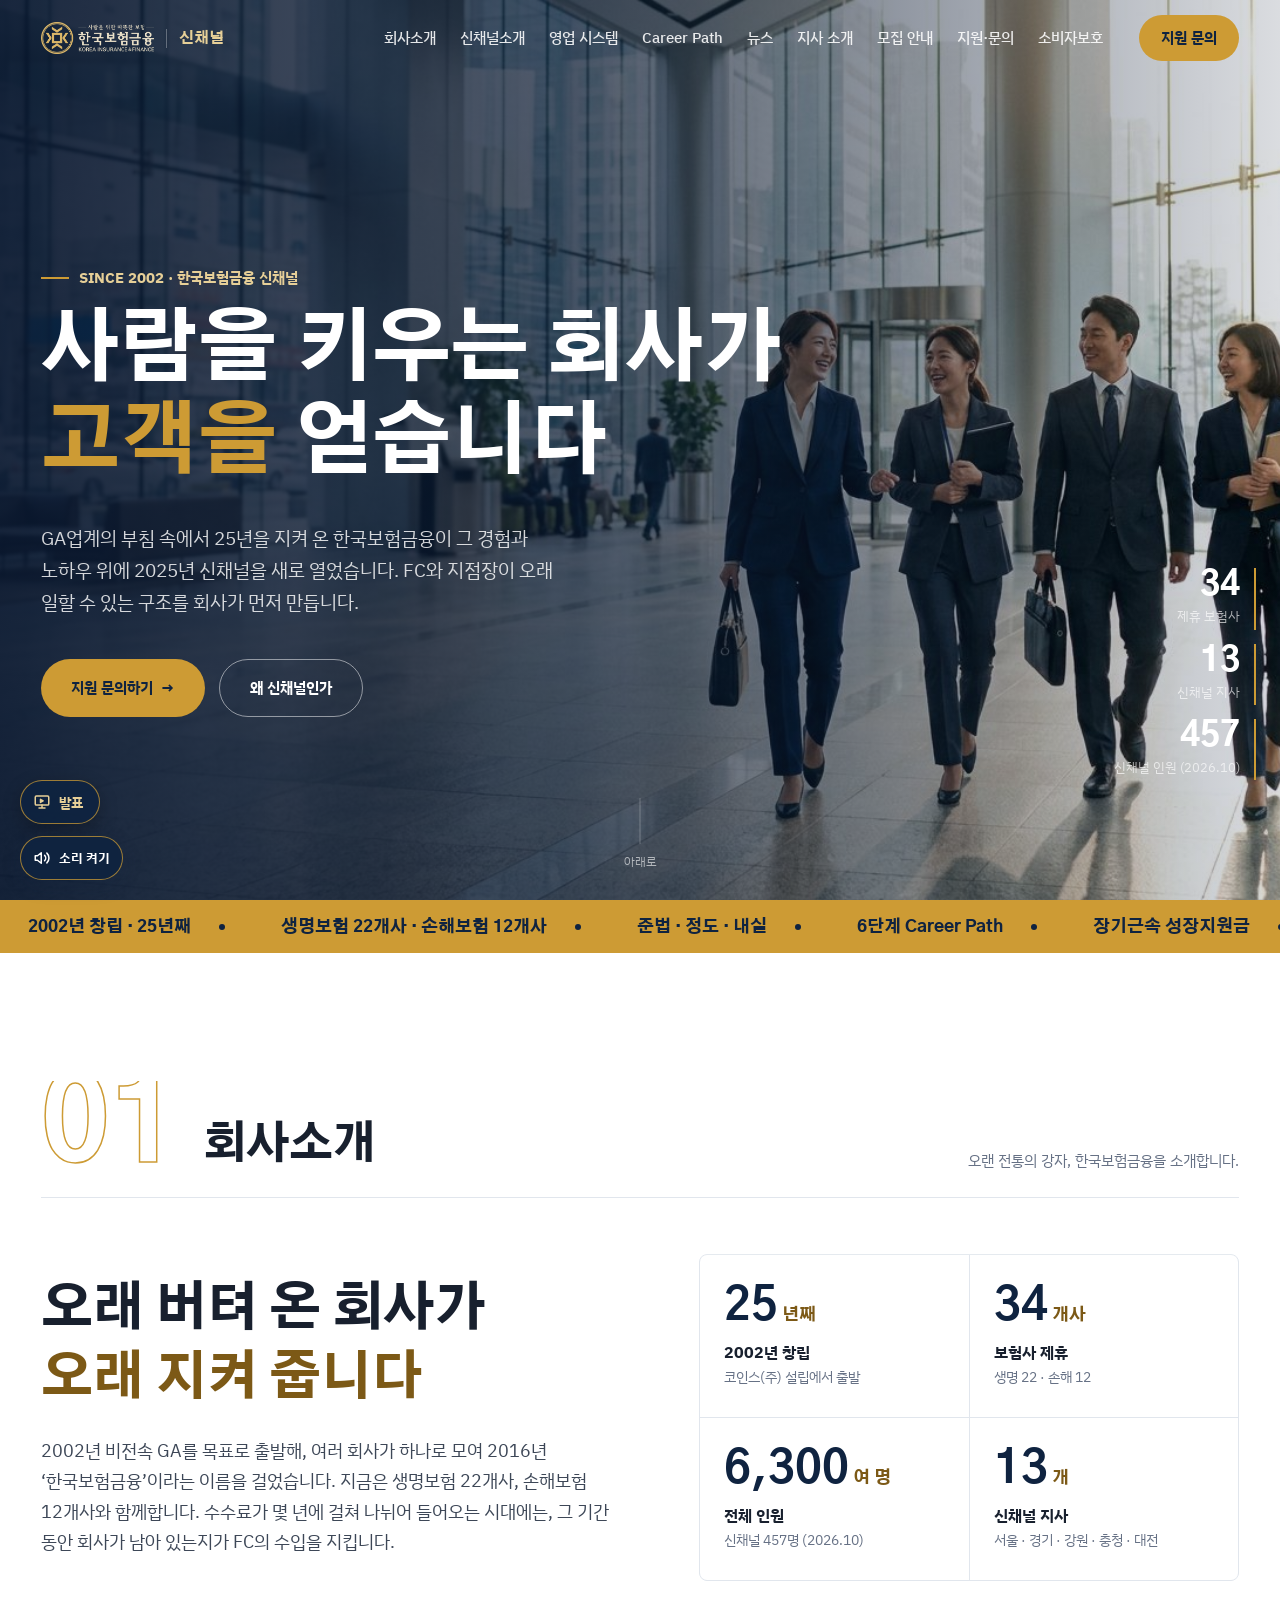
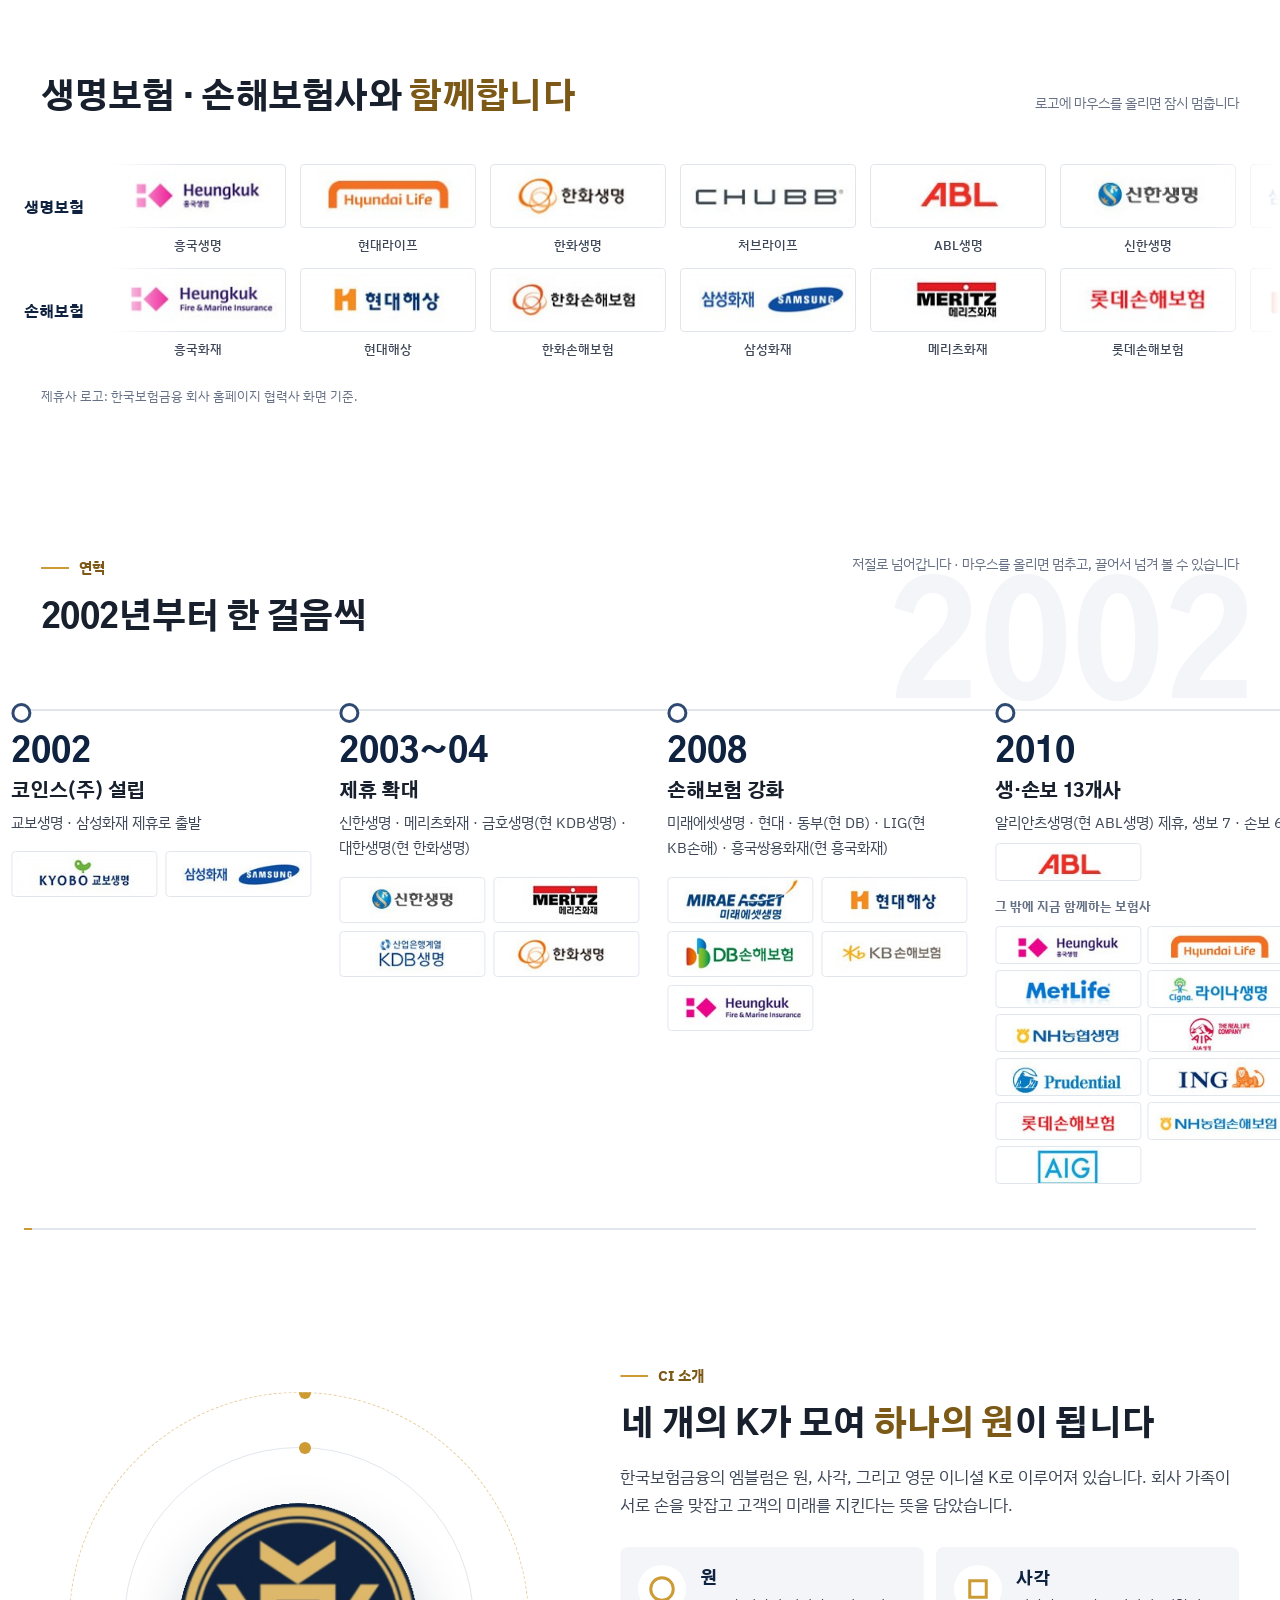
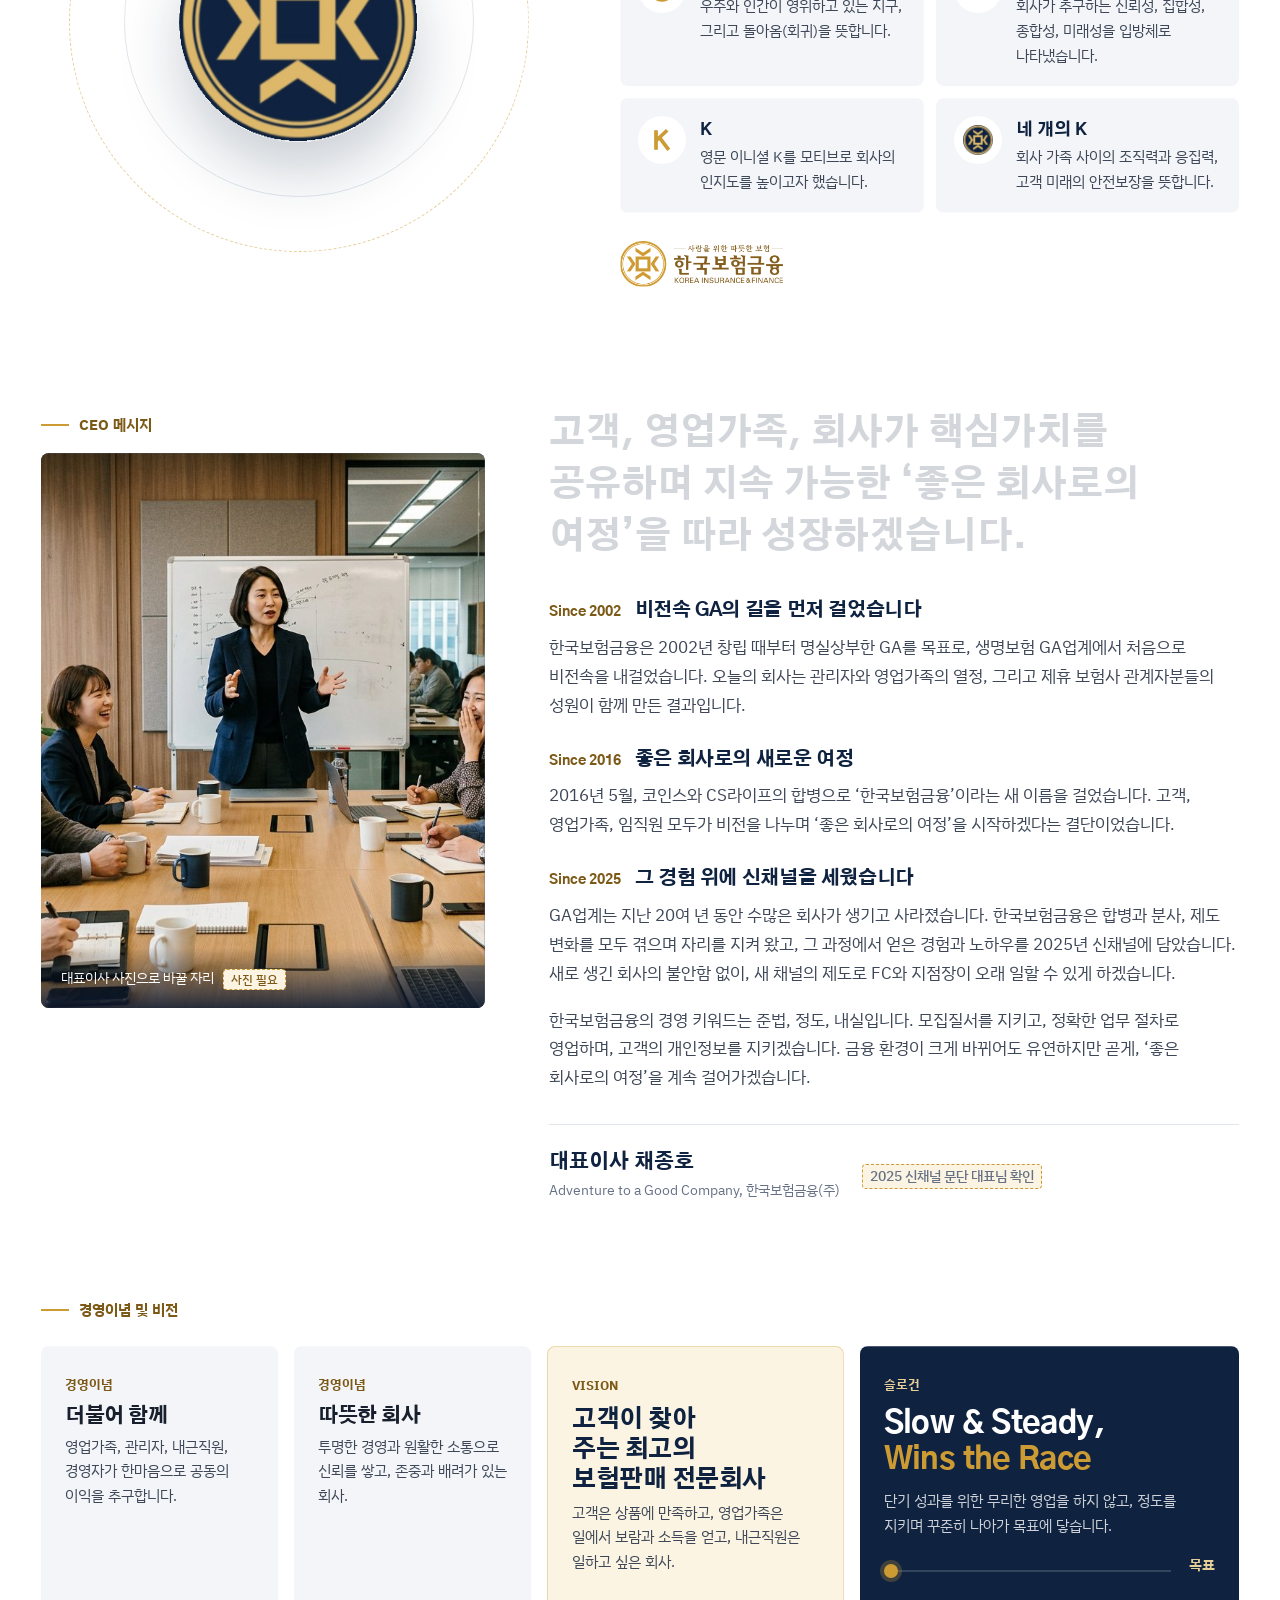
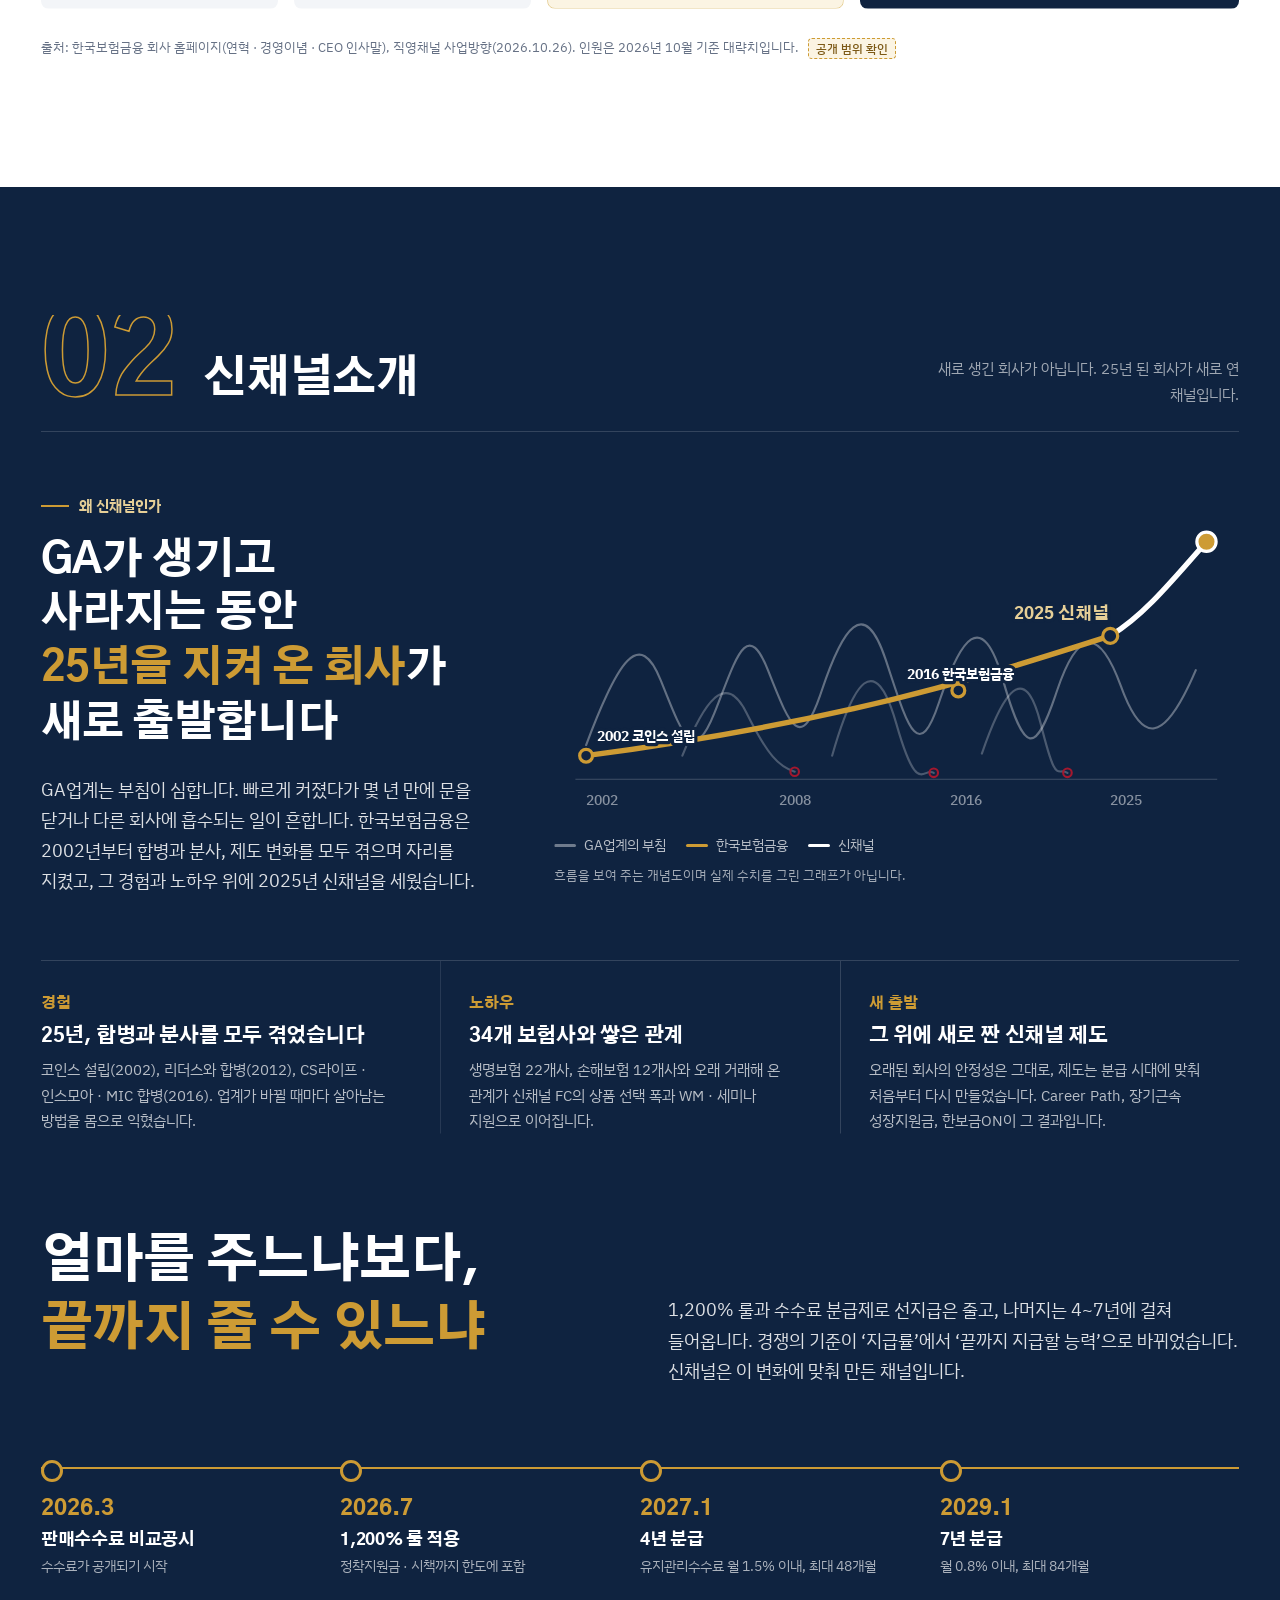
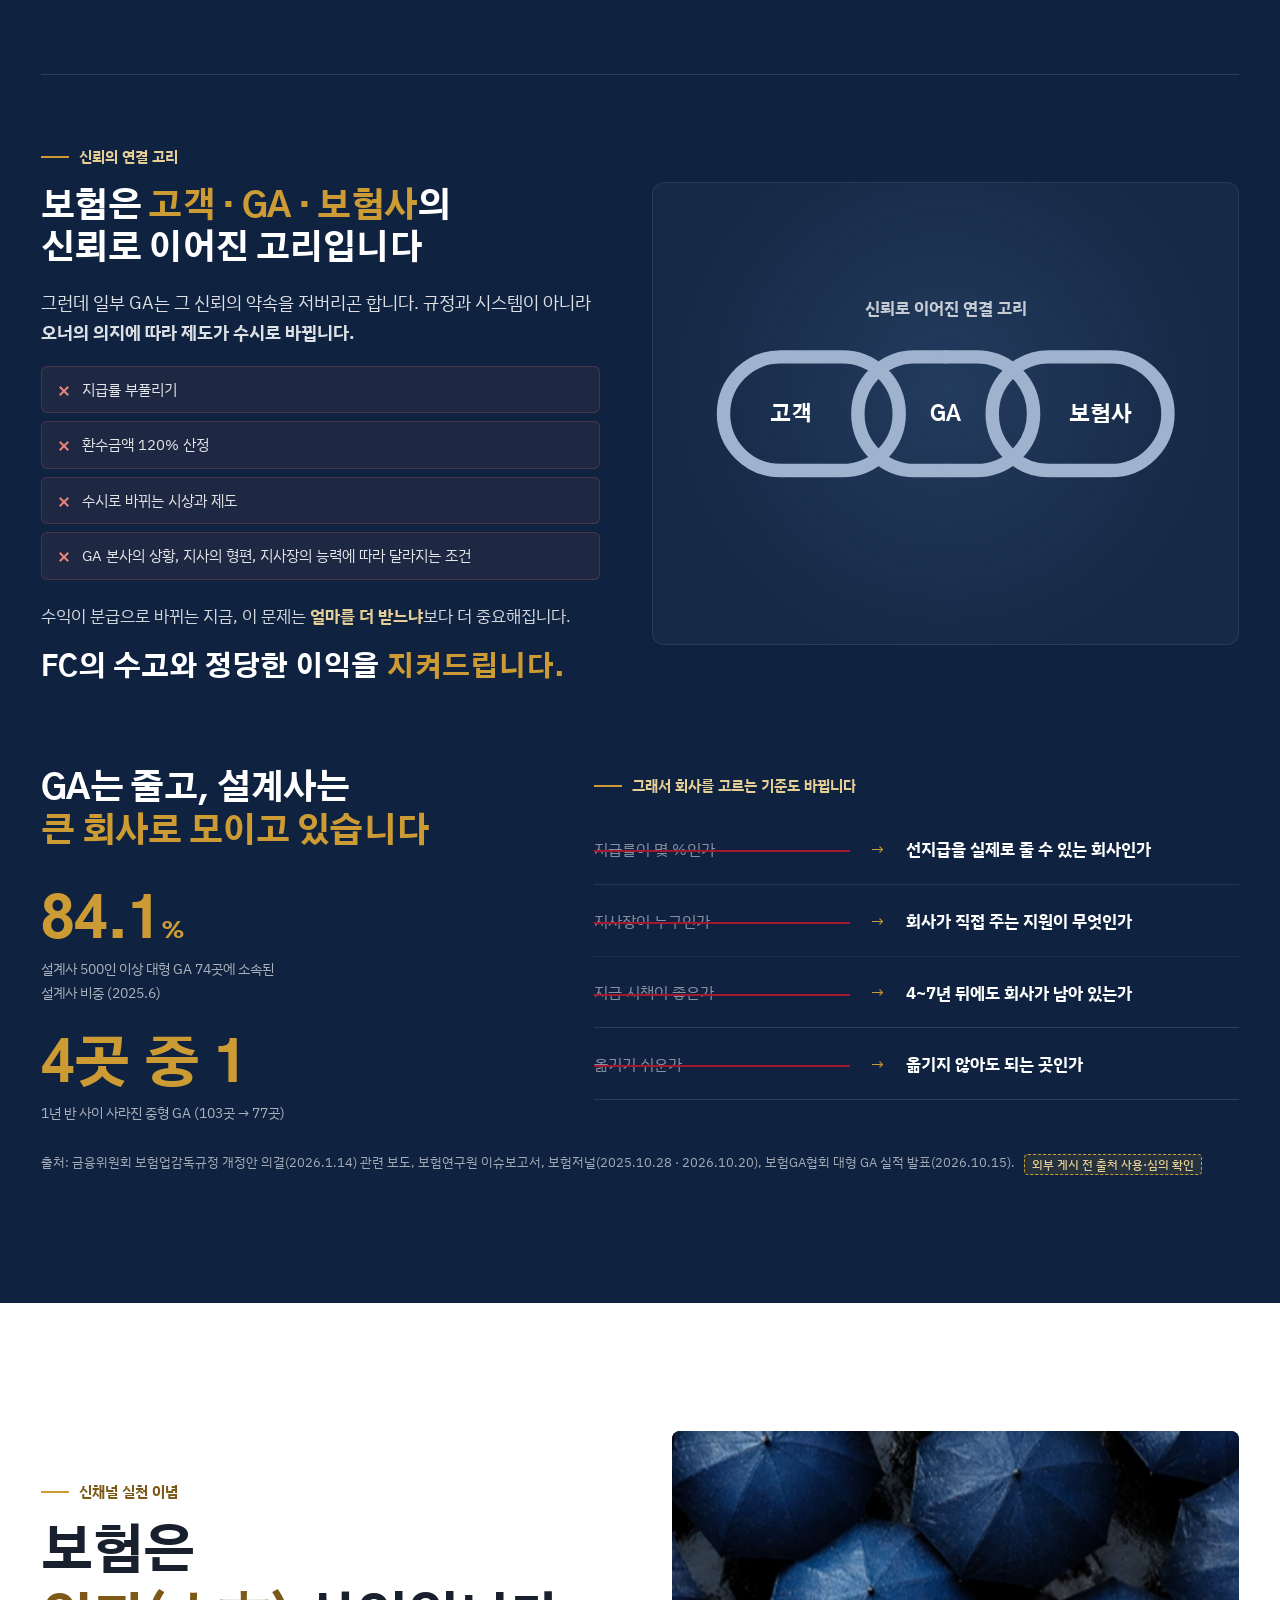
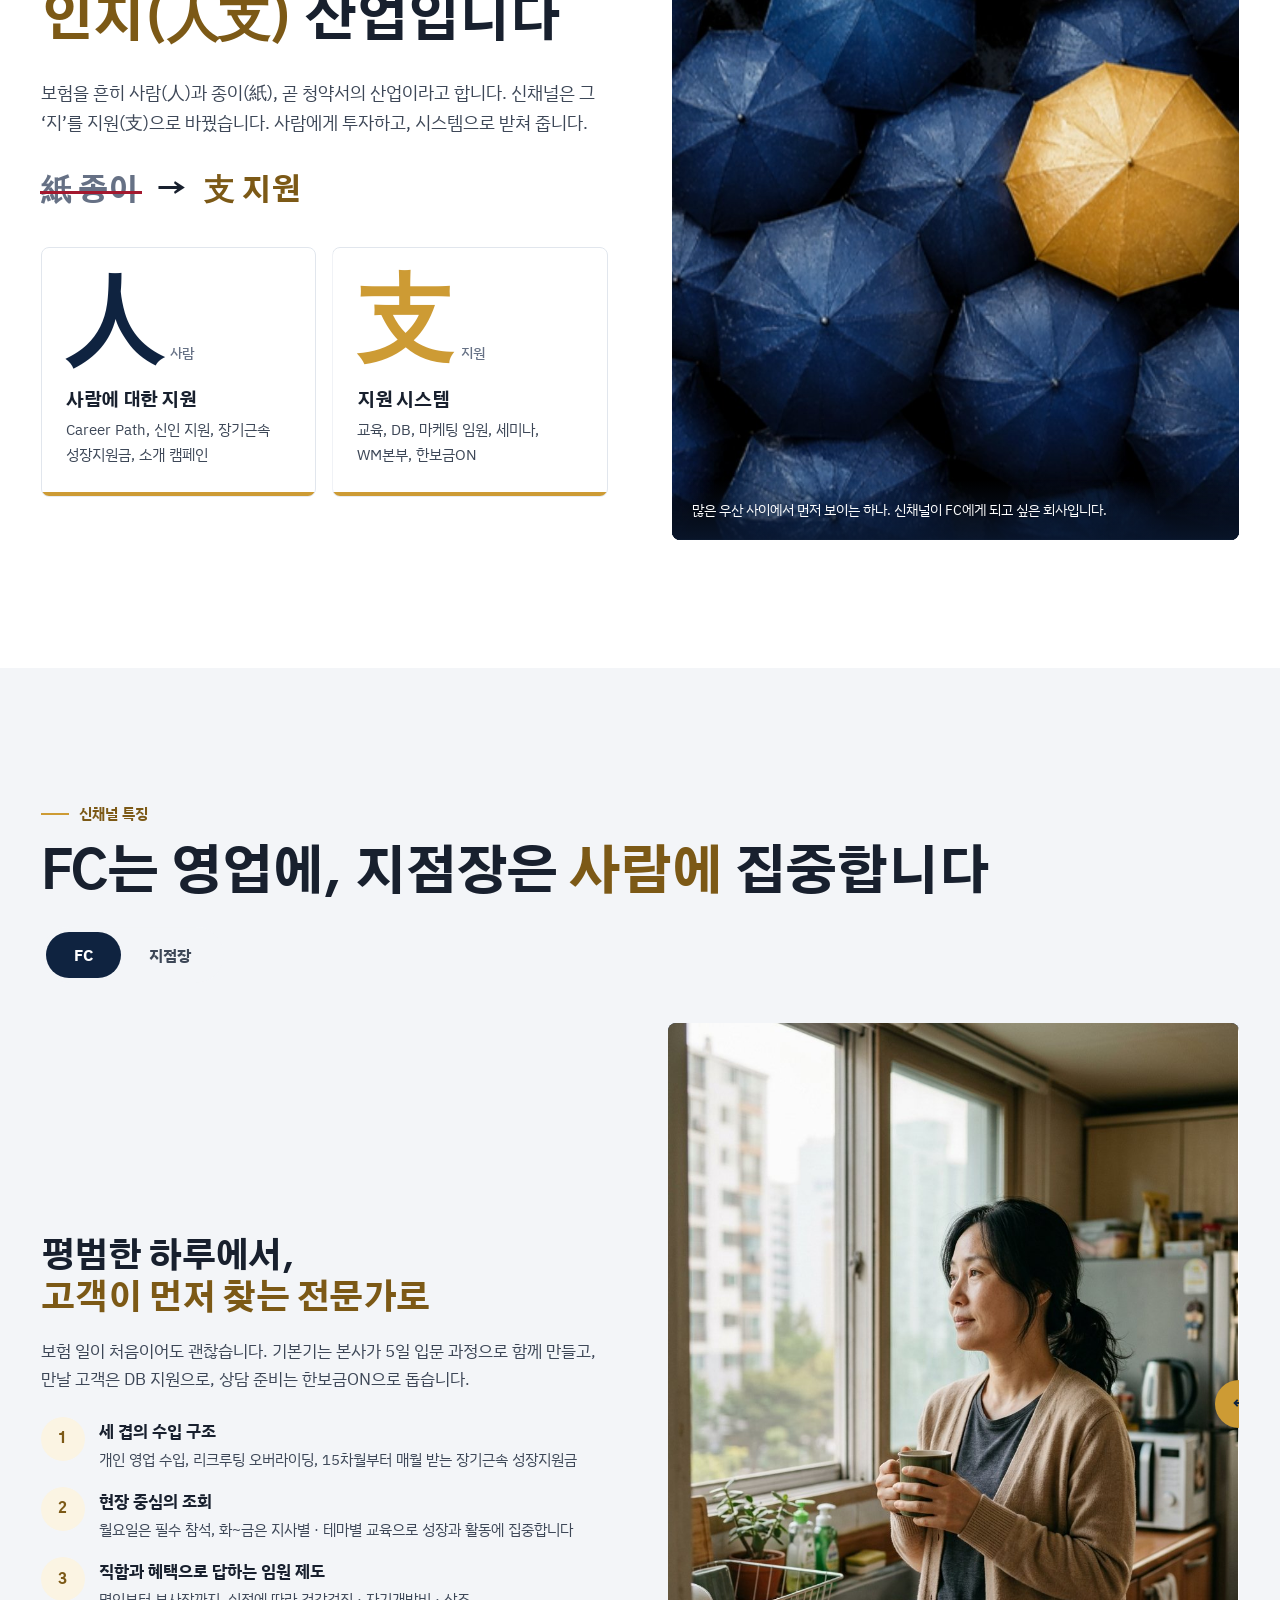
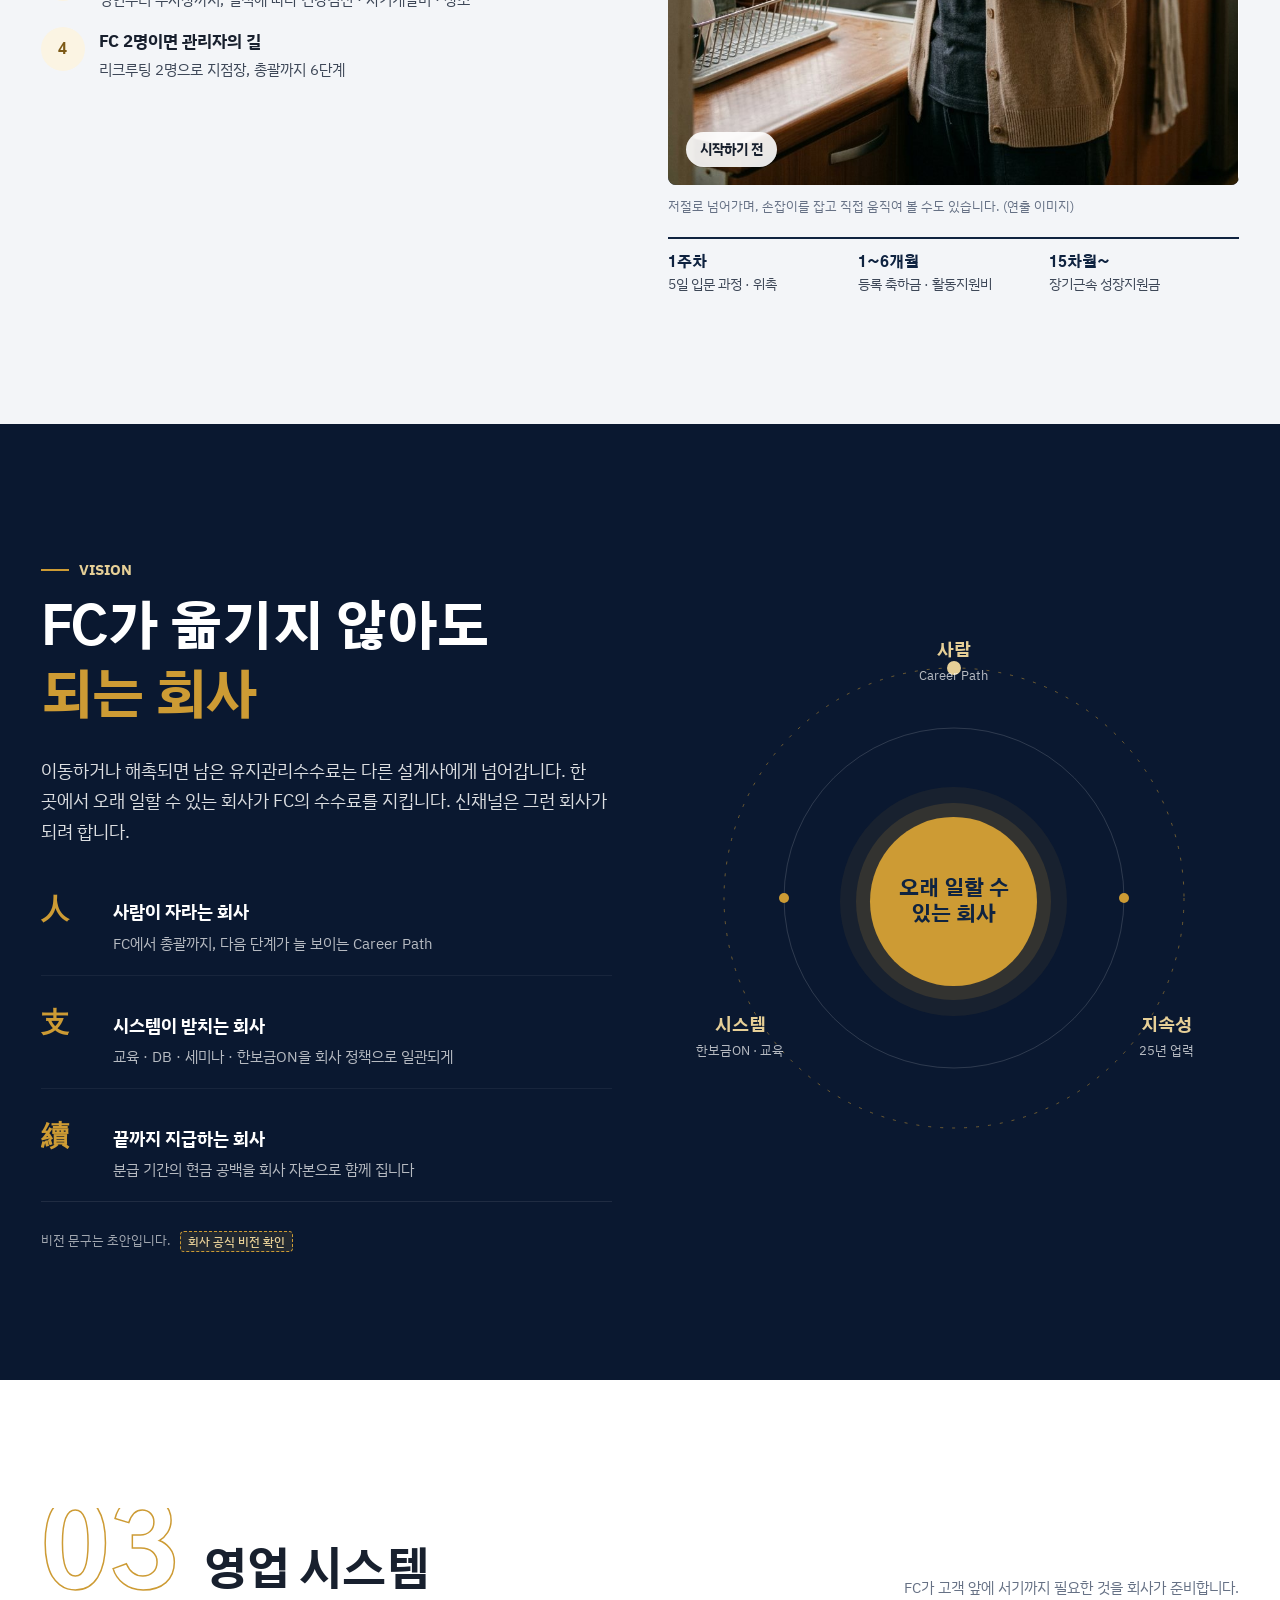
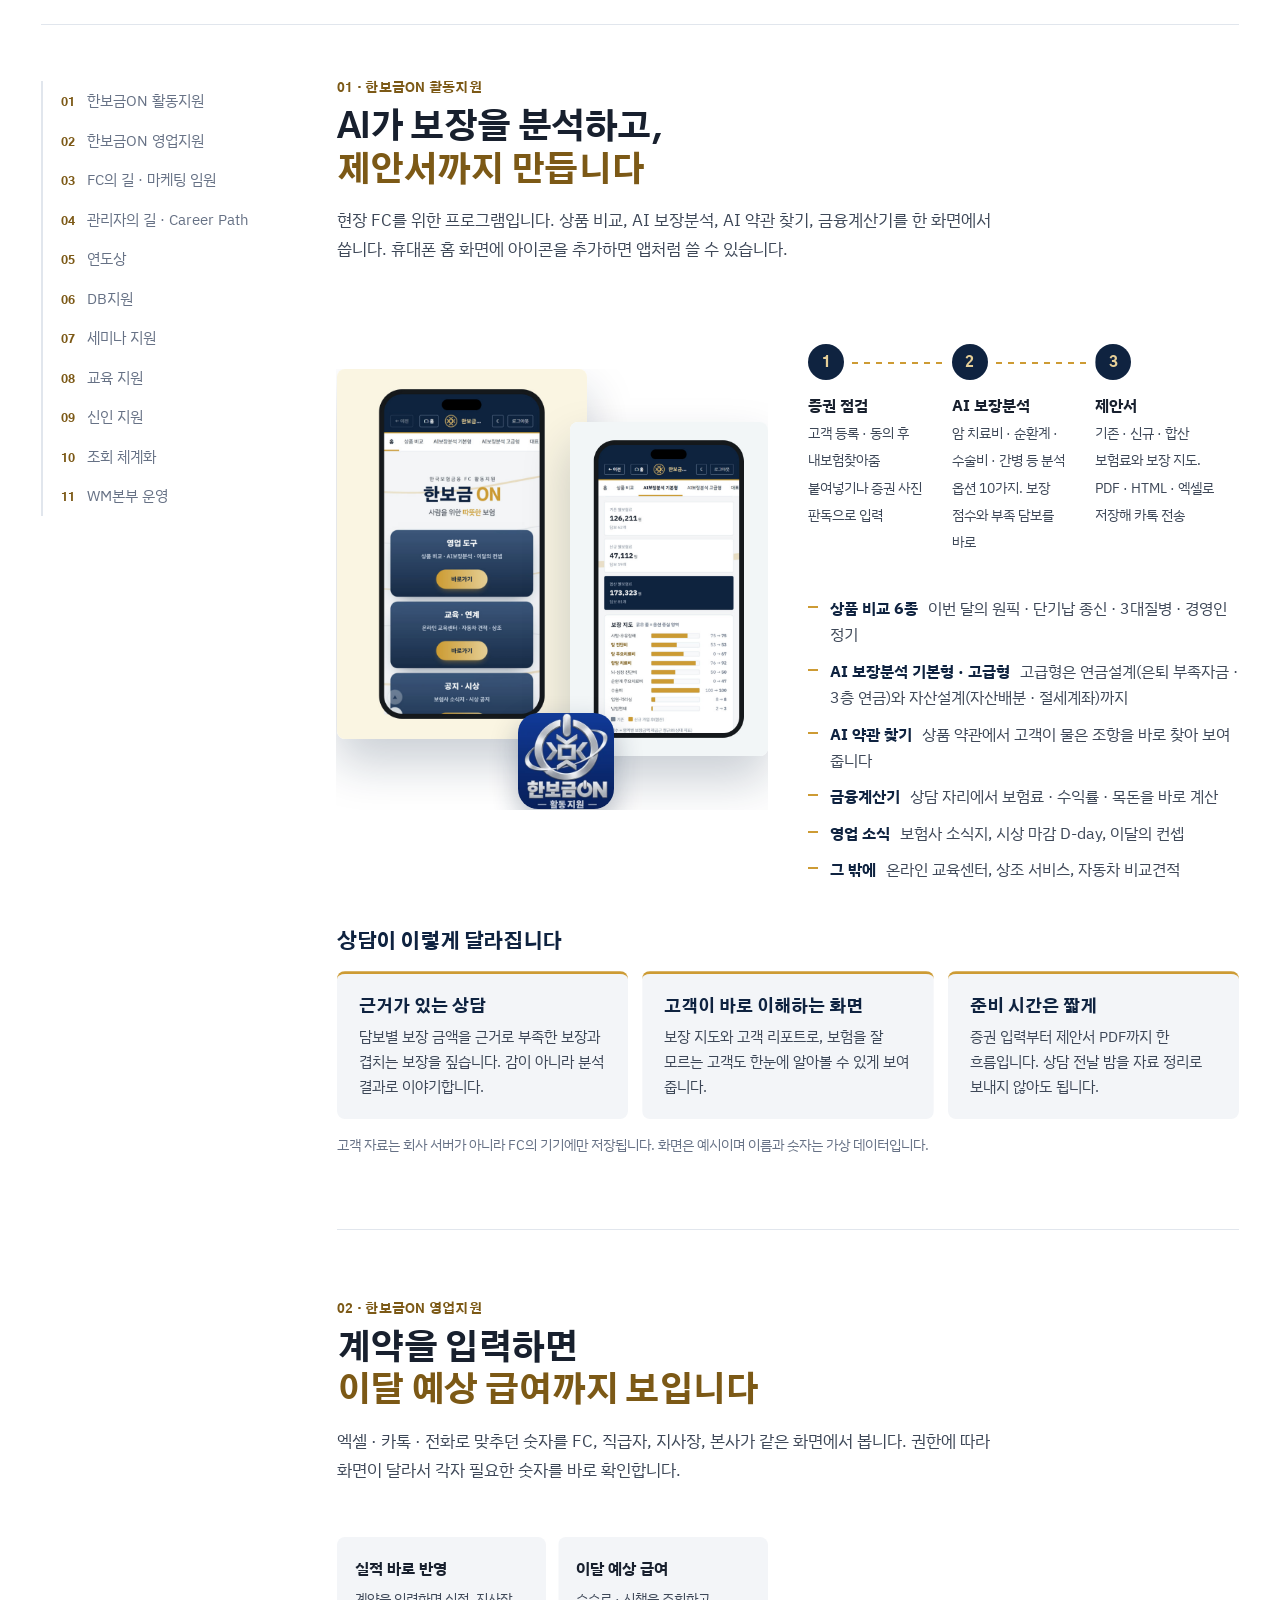
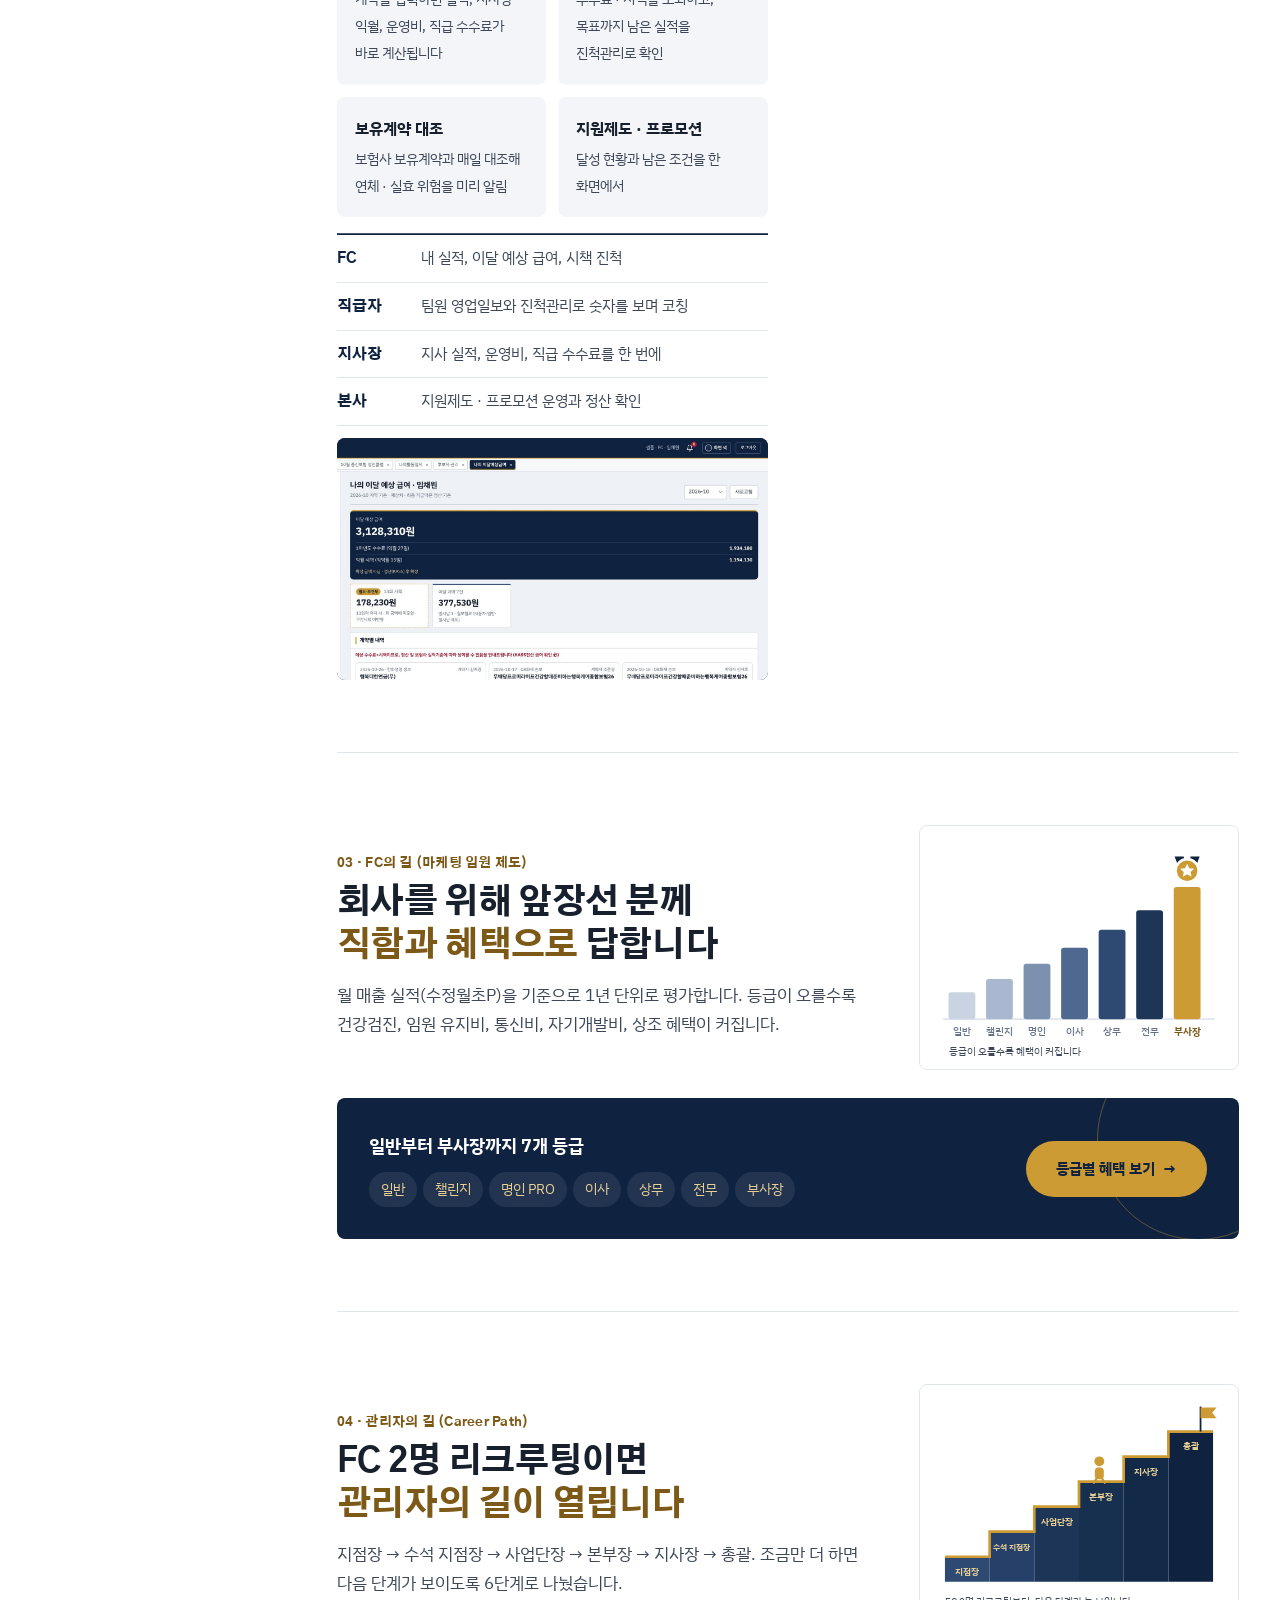
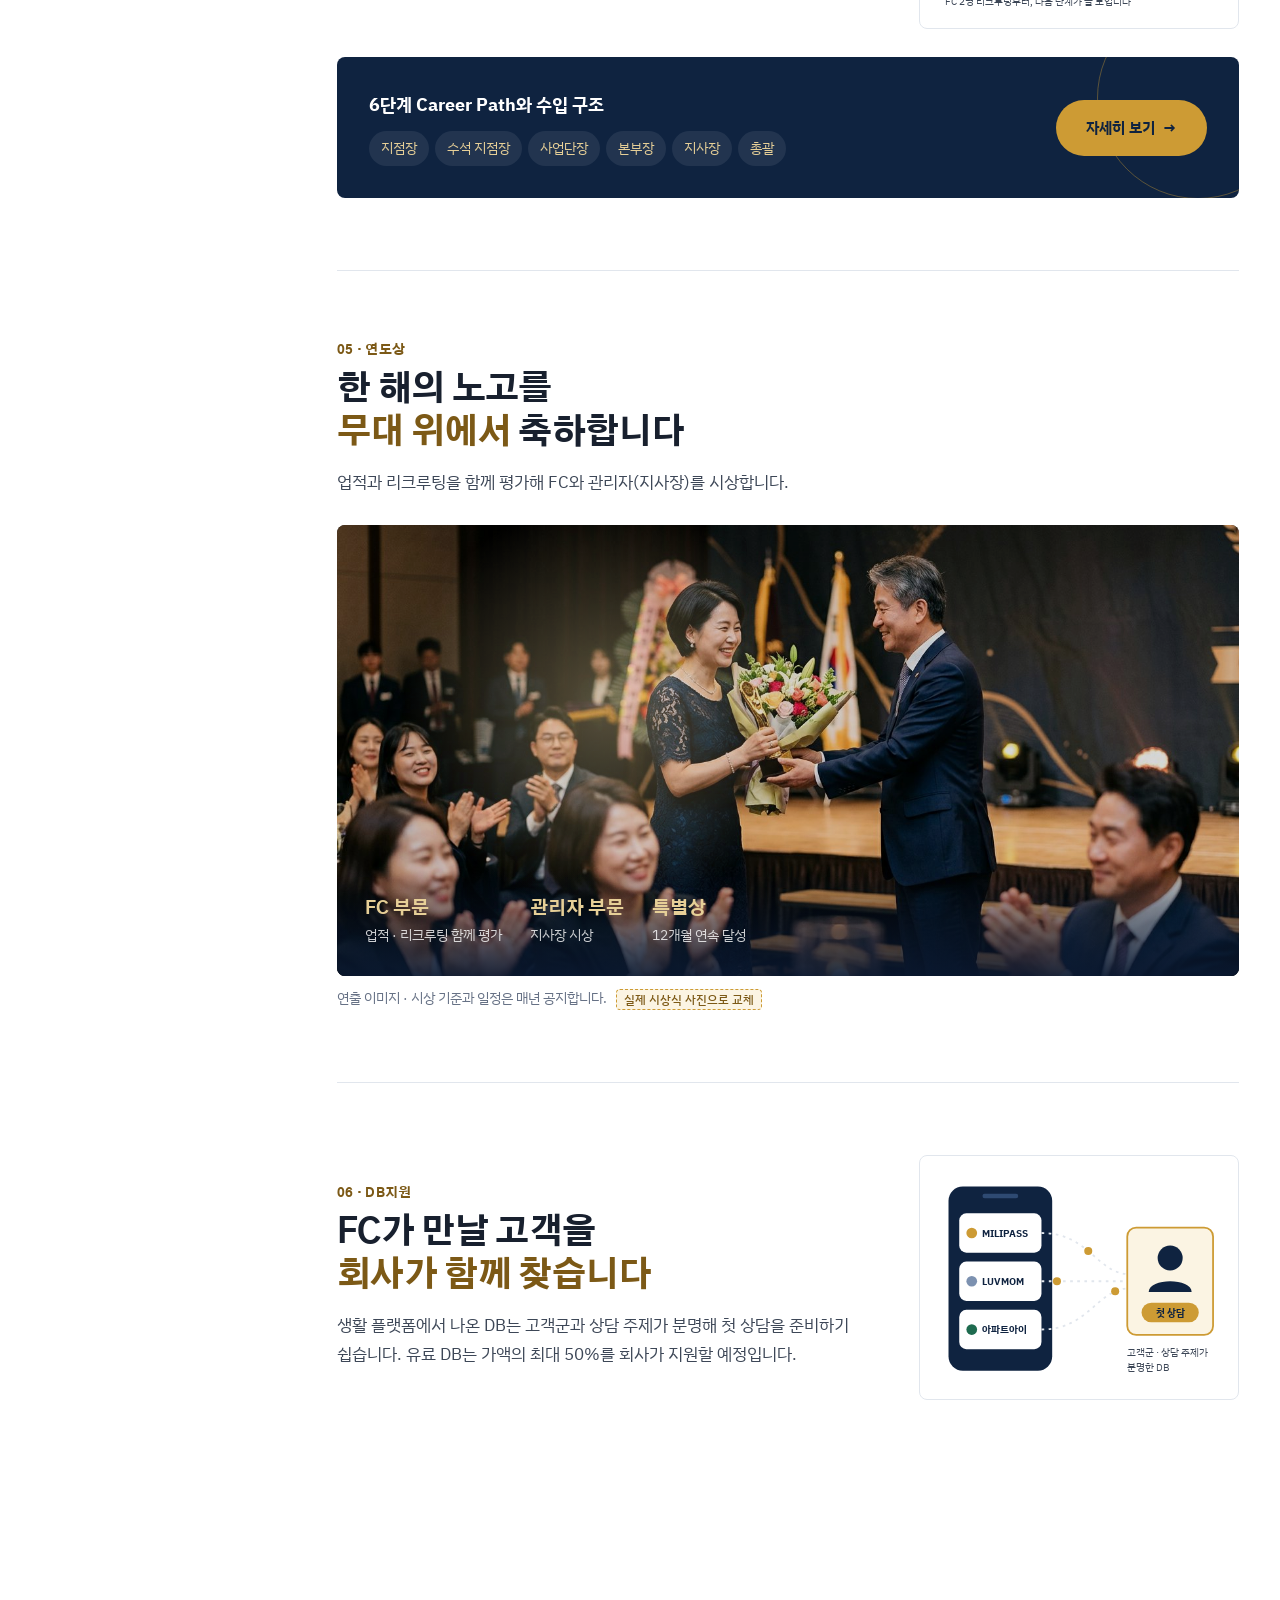
<file: v2/index.html>
<!doctype html>
<html lang="ko">
<head>
<meta charset="utf-8">
<script>/* 최신 확인: 올린 뒤 브라우저가 옛 화면을 보여 주면 스스로 최신으로 다시 엽니다 */(function(){var B="20261111180806",p=location.protocol;if(p!=="http:"&&p!=="https:")return;var R=(/\/(v2|r2)\//.test(location.pathname)?"../":"")+"build.txt";function chk(){if(!window.fetch)return;fetch(R+"?t="+Date.now(),{cache:"no-store"}).then(function(r){return r.ok?r.text():""}).then(function(t){t=(t||"").trim();if(!/^\d{14}$/.test(t)||t<=B)return;var q=new URLSearchParams(location.search);if(q.get("b")===t)return;q.set("b",t);location.replace(location.pathname+"?"+q.toString()+location.hash);}).catch(function(){});}chk();document.addEventListener("visibilitychange",function(){if(!document.hidden)chk();});})();</script>
<meta name="viewport" content="width=device-width, initial-scale=1">
<title>한국보험금융 신채널</title>
<meta name="description" content="2002년부터 이어 온 한국보험금융, 그 위에서 2025년 출발한 신채널. 회사 소개, 신채널의 이념과 특징, 영업 시스템, Career Path, 지사 소개, 모집 안내.">
<link rel="icon" href="../img/favicon.ico" sizes="any">
<link rel="icon" type="image/png" sizes="32x32" href="../img/favicon-32.png">
<link rel="apple-touch-icon" href="../img/apple-touch-icon.png">
<meta name="theme-color" content="#0F2340">
<meta property="og:type" content="website">
<meta property="og:title" content="한국보험금융 신채널">
<meta property="og:description" content="사람(人)을 지원(支)하는 회사. 한국보험금융 신채널 FC·지점장 모집 안내.">
<meta property="og:image" content="https://bluewind1124-ui.github.io/shinchannel/img/og-image.jpg">
<!-- 심의 전 초안: 검색엔진 노출 막음 -->
<meta name="robots" content="noindex,nofollow">
<link rel="preconnect" href="https://fonts.googleapis.com">
<link rel="preconnect" href="https://fonts.gstatic.com" crossorigin>
<link href="https://fonts.googleapis.com/css2?family=Nanum+Myeongjo:wght@800&display=swap&text=%20%2C%EA%B8%B8%EB%8A%94%EB%8A%98%EB%8B%88%EB%8B%A4%EB%A6%84%EB%B0%9D%EB%B3%B4%EC%8A%B5%EC%95%8A%EC%95%9E%EC%98%A4%EC%9D%84%EC%9D%B4%EC%9E%88%EC%A7%80%EC%B9%98%ED%95%9C%ED%9E%88" rel="stylesheet">
<link href="https://fonts.googleapis.com/css2?family=Gothic+A1:wght@700;800&family=IBM+Plex+Sans+KR:wght@400;500;700&display=swap" rel="stylesheet">
<style>
/* =========================================================
   한국보험금융 신채널 홈페이지 2탄 (초안)
   메뉴: 회사소개 / 신채널소개 / 영업 시스템 / 마케팅 임원·Career Path
         / 뉴스 / 지사 소개 / 모집 안내 / 지원·문의
   색: 남색 #0F2340 · 금색 #CD9B34 (흰 바탕 작은 금색 글자는 #7C5916)
   [확인 필요] 표시는 공개 전에 확정할 자리
   ========================================================= */
:root{
  --navy:#0F2340;--navy2:#1D3557;--navy3:#2E4A72;--navy-d:#0A1830;
  --gold:#CD9B34;--gold-l:#E6CF97;--gold-bg:#FBF4E3;--gold-t:#7C5916;
  --ink:#18202E;--ink2:#3D4757;--mute:#667185;--line:#E1E6ED;--bg:#F3F5F8;
  --up:#1E6B4F;--down:#A3182E;
  --max:1560px;--ease:cubic-bezier(.2,.7,.2,1);--hd:76px;
}
*{box-sizing:border-box;margin:0;padding:0}
html{scroll-behavior:smooth;scroll-padding-top:var(--hd)}
body{font-family:'IBM Plex Sans KR',sans-serif;color:var(--ink);background:#fff;line-height:1.7;word-break:keep-all;-webkit-font-smoothing:antialiased;overflow-x:hidden;overflow-x:clip}
h1,h2,h3,h4,.gt{font-family:'Gothic A1',sans-serif;font-weight:800;letter-spacing:-0.02em;line-height:1.25;text-wrap:balance}
a{color:inherit;text-decoration:none}
img{display:block;max-width:100%}
button{font-family:inherit}
.wrap{max-width:var(--max);margin:0 auto;padding:0 clamp(24px,3.2vw,56px)}
section{position:relative}
.pad{padding:128px 0}
.dark{background:var(--navy);color:#fff}
.tint{background:var(--bg)}
.nb{white-space:nowrap}
em{font-style:normal}

/* 공통 글자 */
.kick{display:inline-flex;align-items:center;gap:10px;font-size:15px;font-weight:700;color:var(--gold-t);margin-bottom:16px}
.kick::before{content:"";width:28px;height:2px;background:var(--gold)}
.dark .kick{color:var(--gold-l)}
.h2{font-size:clamp(30px,4.4vw,52px);margin-bottom:20px}
.h2 em,.h3 em{color:var(--gold-t)}
.dark .h2 em,.dark .h3 em{color:var(--gold)}
.h3{font-size:clamp(24px,2.8vw,34px);margin-bottom:16px}
.lead{font-size:18px;color:var(--ink2);max-width:680px}
.dark .lead{color:rgba(255,255,255,.86)}
.small{font-size:14px;color:var(--mute)}
.dark .small{color:rgba(255,255,255,.68)}
.src{margin-top:28px;font-size:12.5px;color:var(--mute);line-height:1.6}
.dark .src{color:rgba(255,255,255,.62)}
.chk{display:inline-block;font:500 12px/1.6 'IBM Plex Sans KR',sans-serif;letter-spacing:0;color:var(--gold-t);background:var(--gold-bg);border:1px dashed var(--gold);border-radius:4px;padding:0 7px;margin-left:6px;vertical-align:middle;white-space:nowrap}
.dark .chk{background:rgba(205,155,52,.12);color:var(--gold-l)}
.dark form .chk{background:var(--gold-bg);color:var(--gold-t)}

/* 버튼 */
.btn{display:inline-flex;align-items:center;justify-content:center;gap:8px;padding:15px 30px;border-radius:999px;font-weight:700;font-size:15px;cursor:pointer;border:0;transition:transform .25s var(--ease),background .2s,box-shadow .25s;will-change:transform}
.btn-gold{background:var(--gold);color:var(--navy)}
.btn-gold:hover{box-shadow:0 10px 24px rgba(205,155,52,.4)}
.btn-line{border:1px solid rgba(255,255,255,.5);color:#fff}
.btn-line:hover{background:rgba(255,255,255,.1)}
.btn-navy{background:var(--navy);color:#fff}
.btn-navy:hover{background:var(--navy2)}
.btn .ar{transition:transform .25s}
.btn:hover .ar{transform:translateX(4px)}

/* 스크롤 등장 (종류별로 다르게) */
[data-rv]{transition:opacity .9s var(--ease),transform .9s var(--ease),clip-path 1.2s var(--ease)}
[data-rv="up"]{opacity:0;transform:translateY(40px)}
[data-rv="left"]{opacity:0;transform:translateX(-60px)}
[data-rv="right"]{opacity:0;transform:translateX(60px)}
[data-rv="zoom"]{opacity:0;transform:scale(.92)}
[data-rv="wipe"]{clip-path:inset(0 100% 0 0)}
[data-rv="rise"]{clip-path:inset(100% 0 0 0)}
[data-rv].in{opacity:1;transform:none;clip-path:inset(0 0 0 0)}
[data-d="1"]{transition-delay:.12s}[data-d="2"]{transition-delay:.24s}[data-d="3"]{transition-delay:.36s}[data-d="4"]{transition-delay:.48s}
/* 제목 줄별로 아래에서 올라오기 */
.lines .ln{display:block;overflow:hidden;padding-bottom:.06em}
.lines .ln>span{display:inline-block;transform:translateY(105%);transition:transform 1s var(--ease)}
.lines.in .ln>span{transform:none}
.lines.in .ln:nth-child(2)>span{transition-delay:.12s}
.lines.in .ln:nth-child(3)>span{transition-delay:.24s}
/* 사진: 천천히 확대된 상태에서 제자리로 */
.ph{position:relative;overflow:hidden;border-radius:8px;background:var(--navy2)}
.ph img{width:100%;height:100%;object-fit:cover;transform:scale(1.14);transition:transform 1.8s var(--ease)}
.ph.in img,.in .ph img{transform:scale(1)}
.ph:hover img{transform:scale(1.04)}
.ph figcaption{position:absolute;left:0;right:0;bottom:0;padding:18px 20px;color:#fff;font-size:14px;background:linear-gradient(transparent,rgba(10,24,48,.85))}

/* ── 진행 막대 · 머리 메뉴 ── */
#progress{position:fixed;top:0;left:0;height:3px;width:0;background:var(--gold);z-index:80}
header{position:fixed;inset:0 0 auto 0;z-index:70;transition:background .35s,box-shadow .35s,transform .35s}
header.solid{background:rgba(15,35,64,.97);box-shadow:0 1px 0 rgba(205,155,52,.6)}
header.hide{transform:translateY(-100%)}
.hd{display:flex;align-items:center;height:var(--hd);gap:24px}
.logo{display:flex;align-items:center;gap:12px;flex:none}
.logo img{height:32px;width:auto}
.logo span{font:800 15px 'Gothic A1',sans-serif;color:var(--gold-l);padding-left:12px;border-left:1px solid rgba(255,255,255,.3)}
.gnb{display:flex;margin-left:auto;list-style:none;height:100%}
.gnb>li{position:relative;display:flex;align-items:center}
.gnb>li>a{display:block;padding:8px 12px;color:rgba(255,255,255,.88);font-weight:500;font-size:15px;position:relative;white-space:nowrap}
.gnb>li>a::after{content:"";position:absolute;left:12px;right:12px;bottom:2px;height:2px;background:var(--gold);transform:scaleX(0);transform-origin:left;transition:transform .3s var(--ease)}
.gnb>li:hover>a::after,.gnb>li>a.on::after{transform:scaleX(1)}
.gnb>li>a.on{color:#fff}
.sub{position:absolute;top:100%;left:50%;min-width:200px;background:#fff;border-radius:8px;box-shadow:0 20px 40px rgba(10,24,48,.25);padding:10px;list-style:none;opacity:0;visibility:hidden;transform:translate(-50%,10px);transition:.25s var(--ease)}
.sub::before{content:"";position:absolute;top:-6px;left:50%;width:12px;height:12px;background:#fff;transform:translateX(-50%) rotate(45deg)}
.gnb>li:hover .sub,.gnb>li:focus-within .sub{opacity:1;visibility:visible;transform:translate(-50%,0)}
.sub a{display:block;padding:8px 12px;border-radius:4px;color:var(--ink);font-size:14.5px;white-space:nowrap;transition:background .2s,color .2s,padding .2s}
.sub a:hover{background:var(--gold-bg);color:var(--gold-t);padding-left:16px}
.sub a.dep{padding-left:26px;font-size:13.5px;color:var(--mute)}
.sub.wide{min-width:420px;columns:2;column-gap:4px}
.sub.wide li{break-inside:avoid}
.hd .btn{padding:10px 22px;flex:none}
.menu-btn{display:none;margin-left:auto;background:none;border:0;width:44px;height:44px;cursor:pointer}
.menu-btn span{display:block;height:2px;background:#fff;margin:6px 10px;transition:.3s}
body.mopen .menu-btn span:nth-child(1){transform:translateY(8px) rotate(45deg)}
body.mopen .menu-btn span:nth-child(2){opacity:0}
body.mopen .menu-btn span:nth-child(3){transform:translateY(-8px) rotate(-45deg)}

/* ── 첫 화면 ── */
.hero{min-height:100vh;min-height:100svh;background:var(--navy-d);color:#fff;overflow:hidden;display:flex;align-items:center}
.hero-imgs{position:absolute;inset:0}
.hero-imgs img{position:absolute;inset:0;width:100%;height:100%;object-fit:cover;opacity:0;transform:scale(1.12);transition:opacity 1.6s ease,transform 9s linear}
.hero-imgs img.on{opacity:1;transform:scale(1)}
.hero::after{content:"";position:absolute;inset:0;background:linear-gradient(90deg,rgba(10,24,48,.92) 0%,rgba(10,24,48,.7) 45%,rgba(10,24,48,.15) 100%)}
.hero .wrap{position:relative;z-index:2;width:100%;padding-top:var(--hd)}
.hero .kick{color:var(--gold-l)}
.hero h1{font-size:clamp(40px,6.2vw,84px);line-height:1.12;margin-bottom:28px}
.hero h1 .rot{display:inline-grid;vertical-align:bottom;color:var(--gold);overflow:hidden;height:1.12em}
.hero h1 .rot span{grid-area:1/1;opacity:0;transform:translateY(45%);transition:transform .6s var(--ease),opacity .45s ease}
.hero h1 .rot span.on{opacity:1;transform:none;transition-delay:.18s}
.hero h1 .rot span.out{opacity:0;transform:translateY(-45%);transition-duration:.4s,.25s}
.hero h1 .rot span.rs{transition:none}
.hero p.lede{font-size:19px;color:rgba(255,255,255,.82);max-width:540px;margin-bottom:40px}
.hero .cta{display:flex;gap:14px;flex-wrap:wrap}
.hero-side{position:absolute;right:max(24px,calc((100vw - var(--max))/2 + 24px));bottom:120px;z-index:2;display:flex;flex-direction:column;gap:14px;text-align:right}
.hero-side div{border-right:2px solid var(--gold);padding-right:14px}
.hero-side b{display:block;font:800 34px/1 'Gothic A1';color:#fff}
.hero-side span{font-size:13px;color:rgba(255,255,255,.65)}
.scroll-cue{position:absolute;left:50%;bottom:28px;z-index:2;transform:translateX(-50%);font-size:12px;color:rgba(255,255,255,.6);display:flex;flex-direction:column;align-items:center;gap:8px}
.scroll-cue i{width:1px;height:46px;background:rgba(255,255,255,.25);position:relative;overflow:hidden}
.scroll-cue i::after{content:"";position:absolute;left:0;top:-50%;width:1px;height:50%;background:var(--gold);animation:cue 1.8s ease-in-out infinite}
@keyframes cue{to{top:100%}}
.hero-load .lines .ln>span{transform:translateY(105%)}

/* 흐르는 띠 */
.ticker{background:var(--gold);color:var(--navy);overflow:hidden;white-space:nowrap;padding:16px 0;font:800 17px 'Gothic A1',sans-serif}
.ticker .track{display:inline-flex;animation:flow 40s linear infinite}
.ticker span{padding:0 28px;display:inline-flex;align-items:center;gap:28px}
.ticker span::after{content:"";width:6px;height:6px;border-radius:50%;background:var(--navy)}
@keyframes flow{to{transform:translateX(-50%)}}

/* 메뉴 장 표지: 큰 번호 + 메뉴 이름 */
.chap{display:flex;align-items:flex-end;gap:24px;margin-bottom:56px;border-bottom:1px solid var(--line);padding-bottom:24px}
.dark .chap{border-color:rgba(255,255,255,.15)}
.chap .no{font:800 clamp(64px,9vw,120px)/0.8 'Gothic A1';color:transparent;-webkit-text-stroke:1.5px var(--gold)}
.chap h2{font-size:clamp(28px,3.6vw,44px)}
.chap p{margin-left:auto;font-size:15px;color:var(--mute);max-width:360px;text-align:right}
.dark .chap p{color:rgba(255,255,255,.6)}

/* ── 1. 회사소개 ── */
.about-top{display:grid;grid-template-columns:1.1fr 1fr;gap:64px;align-items:center}
.about-nums{display:grid;grid-template-columns:repeat(2,1fr);gap:1px;background:var(--line);border:1px solid var(--line);border-radius:8px;overflow:hidden}
.an{background:#fff;padding:28px 24px}
.an .v{font:800 46px/1 'Gothic A1';color:var(--navy)}
.an .v small{font-size:17px;margin-left:4px;color:var(--gold-t)}
.an .k{font-weight:700;margin-top:10px}
.an .d{font-size:13.5px;color:var(--mute)}
/* 연혁: 데스크톱은 세로 스크롤로 가로 이동 */
.hist{margin-top:120px}
.hist-pin{position:relative}
.hist-sticky{position:relative;overflow:hidden;padding:24px 0 8px}
.hist-view{overflow:hidden;cursor:grab;touch-action:pan-y;user-select:none;-webkit-user-select:none;padding:4px 0}
.hist-view.drag{cursor:grabbing}
.hist-view img{pointer-events:none;-webkit-user-drag:none}
.hist-head{display:flex;align-items:baseline;justify-content:space-between;gap:24px;margin-bottom:40px}
.hist-year{font:800 clamp(80px,12vw,160px)/0.9 'Gothic A1';color:var(--bg);position:absolute;right:24px;top:8%;pointer-events:none;transition:color .4s}
.hist-track{display:flex;gap:28px;width:max-content;padding:0 max(24px,calc((100vw - var(--max))/2 + 24px));will-change:transform}
.hc{flex:none;width:300px;position:relative;padding-top:36px}
.hc::before{content:"";position:absolute;left:0;right:-28px;top:10px;height:2px;background:var(--line)}
.hc::after{content:"";position:absolute;left:0;top:4px;width:14px;height:14px;border-radius:50%;background:#fff;border:3px solid var(--navy3)}
.hc.big::after{background:var(--gold);border-color:var(--gold)}
.hc b{font:800 34px/1 'Gothic A1';color:var(--navy)}
.hc.big b{color:var(--gold-t)}
.hc h4{font-size:19px;margin:10px 0 6px}
.hc p{font-size:15px;color:var(--ink2)}
.hc .hp{margin-top:16px;height:170px}
/* 연혁 카드 아래 해당 보험사 로고 */
.hc .lgs{margin-top:16px;display:grid;grid-template-columns:repeat(2,1fr);gap:8px}
.hc .lgs span{height:46px;border:1px solid var(--line);border-radius:4px;background:#fff;display:grid;place-items:center;overflow:hidden}
.hc .lgs img{width:96%;height:auto}
.hc.wide{width:600px}
.hc .lgs.w4{grid-template-columns:repeat(4,1fr);gap:6px;margin-top:8px}
.hc .lgs.w4 span{height:38px}
.hc .lgs-k{margin-top:14px;font-size:13px!important;font-weight:700;color:var(--mute)!important}
@media (max-width:640px){.hc.wide{width:300px}.hc .lgs.w4{grid-template-columns:repeat(3,1fr)}.hc .lgs.w4 span{height:32px}}
.hist-bar{margin:40px auto 0;width:min(var(--max),calc(100% - 48px));height:2px;background:var(--line);position:relative}
.hist-bar i{position:absolute;left:0;top:0;height:100%;width:0;background:var(--gold)}
/* CI */
.ci{display:grid;grid-template-columns:1fr 1.2fr;gap:64px;align-items:center;margin-top:120px}
.ci-stage{position:relative;aspect-ratio:1;max-width:460px;width:100%;margin:auto}
.ci-stage .ring{position:absolute;inset:0;border-radius:50%;border:1px dashed rgba(205,155,52,.5);animation:spin 50s linear infinite}
.ci-stage .ring.r2{inset:12%;border-style:solid;border-color:var(--line);animation-duration:80s;animation-direction:reverse}
.ci-stage .ring::before{content:"";position:absolute;top:-6px;left:50%;width:12px;height:12px;border-radius:50%;background:var(--gold)}
.ci-stage .em{position:absolute;inset:24%;border-radius:50%;box-shadow:0 30px 60px rgba(15,35,64,.22);animation:turn 14s ease-in-out infinite}
.ci-stage .em img{width:100%;height:100%;border-radius:50%}
@keyframes spin{to{transform:rotate(360deg)}}
@keyframes turn{0%,100%{transform:perspective(800px) rotateY(-16deg)}50%{transform:perspective(800px) rotateY(16deg)}}
.ci-logos{display:grid;grid-template-columns:1fr 1fr;gap:12px;margin:28px 0}
.ci-logos div{border-radius:8px;padding:28px;display:grid;place-items:center;min-height:120px}
.ci-logos .w{background:#fff;border:1px solid var(--line)}
.ci-logos .n{background:var(--navy)}
.ci-logos img{max-height:44px;width:auto}
.ci-logos p{font-size:12.5px;color:var(--mute);margin-top:10px;text-align:center}
.ci-logos .n p{color:rgba(255,255,255,.6)}
.chips{display:flex;gap:10px;flex-wrap:wrap}
.chip{flex:1;min-width:120px;border-radius:8px;overflow:hidden;border:1px solid var(--line);cursor:default}
.chip i{display:block;height:72px;transition:height .4s var(--ease)}
.chip:hover i{height:96px}
.chip div{padding:10px 12px;font-size:13px;color:var(--ink2)}
.chip b{display:block;font-size:14px;color:var(--ink)}
/* CEO 메시지 */
.ceo{margin-top:120px;display:grid;grid-template-columns:.9fr 1.4fr;gap:64px;align-items:start}
.ceo-side{position:sticky;top:120px}
.ceo-side .ph{aspect-ratio:4/5}
.ceo-side .ph img{object-position:center}
.ceo-txt .q{font:800 clamp(24px,3vw,36px)/1.45 'Gothic A1';color:var(--navy);margin-bottom:36px}
.ceo-txt .q .w{opacity:.18;transition:opacity .4s}
.ceo-txt .q .w.lit{opacity:1}
.ceo-txt p.body{font-size:17px;color:var(--ink2);margin-bottom:18px}
.ceo-sign{margin-top:32px;padding-top:24px;border-top:1px solid var(--line);display:flex;align-items:center;gap:16px}
.ceo-sign b{font:800 20px 'Gothic A1';color:var(--navy)}
.ceo-sign span{font-size:14px;color:var(--mute)}
.ceo-chap{display:flex;align-items:baseline;gap:14px;margin:28px 0 10px}
.ceo-chap b{font:800 14px 'Gothic A1';color:var(--gold-t);white-space:nowrap}
.ceo-chap h4{font-size:19px;color:var(--navy)}
/* 제휴 보험사 로고 띠 */
.partners{margin-top:96px}
.pt-head{display:flex;align-items:baseline;justify-content:space-between;gap:24px;margin-bottom:28px}
.pt-row{display:flex;align-items:center;gap:0;margin-bottom:14px}
.pt-lab{flex:none;width:max(24px,calc((100vw - var(--max))/2 + 24px));min-width:110px;padding-left:24px;font:800 15px 'Gothic A1';color:var(--navy);position:relative;z-index:2;background:#fff;align-self:stretch;display:flex;align-items:center}
.pt-view{flex:1;overflow:hidden;-webkit-mask-image:linear-gradient(90deg,transparent,#000 6%,#000 94%,transparent);mask-image:linear-gradient(90deg,transparent,#000 6%,#000 94%,transparent)}
.pt-track{display:flex;gap:14px;width:max-content;animation:flow 60s linear infinite}
.pt-row.rev .pt-track{animation-direction:reverse;animation-duration:45s}
.pt-view:hover .pt-track{animation-play-state:paused}
.pt-track figure{flex:none;width:176px;display:flex;flex-direction:column;align-items:center;gap:8px;transition:transform .3s}
.pt-track .lg{width:100%;height:64px;border:1px solid var(--line);border-radius:4px;background:#fff;display:grid;place-items:center;overflow:hidden;transition:border-color .3s}
.pt-track figure:hover{transform:translateY(-3px)}
.pt-track figure:hover .lg{border-color:var(--gold)}
.pt-track img{width:170px;height:auto}
.pt-track figcaption{font:500 13px 'IBM Plex Sans KR';color:var(--ink2);white-space:nowrap}
/* CI 의미 */
.ci-mean{list-style:none;padding:0;margin:28px 0;display:grid;grid-template-columns:repeat(auto-fit,minmax(250px,1fr));gap:12px}
.ci-mean li{display:flex;gap:14px;align-items:flex-start;background:var(--bg);border-radius:8px;padding:18px}
.ci-mean .ic{flex:none;width:48px;height:48px;border-radius:50%;background:#fff;display:grid;place-items:center}
.ci-mean .ic svg,.ci-mean .ic img{width:30px;height:30px}
.ci-mean b{font:800 17px 'Gothic A1';color:var(--navy)}
.ci-mean p{font-size:14.5px;color:var(--ink2);margin-top:2px}
.ci-sig img{height:46px;width:auto}
/* 신채널: 오랜 전통 위의 새 출발 */
.heri{display:grid;grid-template-columns:.85fr 1.25fr;gap:48px;align-items:center}
.heri .h2{font-size:clamp(30px,3.3vw,46px)}
.heri-chart svg{width:100%;height:auto;overflow:visible}
.heri-chart .ax line{stroke:rgba(255,255,255,.2);stroke-width:1}
.heri-chart .yr text{fill:rgba(255,255,255,.5);font:500 13px 'IBM Plex Sans KR'}
.heri-chart path{fill:none;stroke-linecap:round;stroke-linejoin:round}
.heri-chart .gl{stroke:rgba(255,255,255,.35);stroke-width:2;stroke-dasharray:1400;stroke-dashoffset:1400;transition:stroke-dashoffset 3s ease}
.heri-chart .g2,.heri-chart .g3,.heri-chart .g4{stroke-dasharray:300;stroke-dashoffset:300;stroke:rgba(255,255,255,.25)}
.heri-chart .gx{fill:none;stroke:var(--down);stroke-width:2;opacity:0;transition:opacity .4s}
.heri-chart .kif{stroke:var(--gold);stroke-width:5;stroke-dasharray:700;stroke-dashoffset:700;transition:stroke-dashoffset 3s cubic-bezier(.4,0,.2,1) .4s}
.heri-chart .new{stroke:#fff;stroke-width:5;stroke-dasharray:140;stroke-dashoffset:140;transition:stroke-dashoffset 1s ease 3.3s}
.heri-chart .dot{fill:var(--navy);stroke:var(--gold);stroke-width:3;opacity:0;transform-box:fill-box;transform-origin:center;transform:scale(0);transition:.5s cubic-bezier(.3,1.6,.5,1)}
.heri-chart .d4{fill:var(--gold);stroke:#fff}
.heri-chart .lab text{paint-order:stroke;stroke:#0F2340;stroke-width:6px;stroke-linejoin:round;fill:#fff;font:700 13.5px 'IBM Plex Sans KR';opacity:0;transition:opacity .6s}
.heri-chart .lab .l3{fill:var(--gold-l);font:800 16px 'Gothic A1'}
.heri-chart.in .gl{stroke-dashoffset:0}
.heri-chart.in .g2{transition-delay:.6s}.heri-chart.in .g3{transition-delay:1.2s}.heri-chart.in .g4{transition-delay:1.8s}
.heri-chart.in .gx{opacity:1}
.heri-chart.in .gx:nth-of-type(1){transition-delay:1.6s}.heri-chart.in .gx:nth-of-type(2){transition-delay:2.2s}.heri-chart.in .gx:nth-of-type(3){transition-delay:2.8s}
.heri-chart.in .kif,.heri-chart.in .new{stroke-dashoffset:0}
.heri-chart.in .dot{opacity:1;transform:scale(1)}
.heri-chart.in .d1{transition-delay:.5s}.heri-chart.in .d2{transition-delay:2.2s}.heri-chart.in .d3{transition-delay:3.2s}.heri-chart.in .d4{transition-delay:4.2s}
.heri-chart.in .lab text{opacity:1}
.heri-chart.in .l1{transition-delay:.7s}.heri-chart.in .l2{transition-delay:2.4s}.heri-chart.in .l3{transition-delay:3.6s}
.heri-chart .d4{animation:pulse 2s ease-in-out 4.8s infinite}
@keyframes pulse{50%{stroke-width:7}}
.heri-key{display:flex;gap:20px;flex-wrap:wrap;margin-top:6px;font-size:13.5px;color:rgba(255,255,255,.7)}
.heri-key span{display:inline-flex;align-items:center;gap:8px}
.heri-key span::before{content:"";width:22px;height:3px;border-radius:2px}
.heri-key .k-ga::before{background:rgba(255,255,255,.4)}
.heri-key .k-kif::before{background:var(--gold)}
.heri-key .k-new::before{background:#fff}
.heri-3{display:grid;grid-template-columns:repeat(3,1fr);gap:0;margin-top:64px;border-top:1px solid rgba(255,255,255,.15)}
.heri-3>div{padding:28px 28px 0 0}
.heri-3>div+div{padding-left:28px;border-left:1px solid rgba(255,255,255,.15)}
.heri-3 b{font:800 15px 'Gothic A1';color:var(--gold)}
.heri-3 h4{font-size:20px;color:#fff;margin:8px 0}
.heri-3 p{font-size:15px;color:rgba(255,255,255,.7)}
.philo-wrap{margin-top:88px}
.philo{display:grid;grid-template-columns:1fr 1fr 1.25fr 1.6fr;gap:16px;margin-top:8px;align-items:stretch}
@media (max-width:1100px){.philo{grid-template-columns:1fr 1fr}}
.pv.vis{background:var(--gold-bg);border:1px solid var(--gold-l)}
.pv.vis h4{font-size:24px;color:var(--navy)}
.pv.slo{background:var(--navy);color:#fff;position:relative;overflow:hidden}
.pv.slo span{color:var(--gold-l)}
.pv.slo h4{font-size:clamp(26px,2.4vw,34px);line-height:1.2;margin:8px 0 10px}
.pv.slo h4 em{font-style:normal;color:var(--gold)}
.pv.slo p{color:rgba(255,255,255,.8)}
.pv.slo:hover{background:var(--navy2)}
.slo-run{position:relative;height:28px;margin-top:18px}
.slo-run .slo-line{position:absolute;left:0;right:44px;top:13px;height:2px;background:rgba(255,255,255,.15)}
.slo-run .slo-line::after{content:"";position:absolute;inset:0;background:var(--gold);transform-origin:left;transform:scaleX(0);animation:steady 9s linear infinite}
.slo-run .slo-dot{position:absolute;left:0;top:7px;width:14px;height:14px;border-radius:50%;background:var(--gold);box-shadow:0 0 0 4px rgba(205,155,52,.25);animation:steadyDot 9s linear infinite}
.slo-run b{position:absolute;right:0;top:2px;font:800 13px 'Gothic A1';color:var(--gold-l)}
@keyframes steady{0%{transform:scaleX(0)}85%,100%{transform:scaleX(1)}}
@keyframes steadyDot{0%{left:0}85%,100%{left:calc(100% - 58px)}}
.pv{background:var(--bg);border-radius:8px;padding:24px;transition:background .3s,color .3s,transform .3s}
.pv:hover{background:var(--navy);color:#fff;transform:translateY(-6px)}
.pv span{font-size:12.5px;font-weight:700;color:var(--gold-t)}
.pv:hover span{color:var(--gold-l)}
.pv h4{font-size:20px;margin:6px 0}
.pv p{font-size:14.5px;color:var(--ink2)}
.pv:hover p{color:rgba(255,255,255,.75)}

/* ── 2. 신채널 소개 ── */
.why-open{display:grid;grid-template-columns:1fr 1fr;gap:56px;align-items:end;margin-bottom:72px}
.rule{display:grid;grid-template-columns:repeat(4,1fr);gap:0;position:relative;margin:48px 0 0}
.rule::before{content:"";position:absolute;left:0;right:0;top:9px;height:2px;background:rgba(255,255,255,.15)}
.rule .fill{position:absolute;left:0;top:9px;height:2px;width:0;background:var(--gold);transition:width 2.4s var(--ease)}
.rule.in .fill{width:100%}
.rs{position:relative;padding:36px 20px 0 0;opacity:0;transform:translateY(16px);transition:.6s var(--ease)}
.rule.in .rs{opacity:1;transform:none}
.rule.in .rs:nth-child(3){transition-delay:.5s}.rule.in .rs:nth-child(4){transition-delay:1s}.rule.in .rs:nth-child(5){transition-delay:1.5s}
.rs::before{content:"";position:absolute;left:0;top:2px;width:16px;height:16px;border-radius:50%;background:var(--navy);border:3px solid var(--gold)}
.rs b{font:800 22px 'Gothic A1';color:var(--gold)}
.rs h4{font-size:17px;margin:6px 0 4px}
.rs p{font-size:14px;color:rgba(255,255,255,.65)}
.crit{margin-top:80px;display:grid;grid-template-columns:1fr 1.3fr;gap:56px}
.cr-list{display:flex;flex-direction:column;gap:2px}
.cr{display:grid;grid-template-columns:1fr 32px 1.3fr;align-items:center;gap:12px;padding:20px 0;border-bottom:1px solid rgba(255,255,255,.12)}
.cr s{color:rgba(255,255,255,.5);text-decoration:none;position:relative;font-size:16px}
.cr s::after{content:"";position:absolute;left:0;top:52%;height:2px;width:0;background:var(--down);transition:width .7s var(--ease) .3s}
.cr.in s::after{width:100%}
.cr i{color:var(--gold);font-style:normal;text-align:center}
.cr b{font-size:17px;color:#fff}
.ga{display:flex;gap:32px;margin-top:40px;flex-wrap:wrap}
.ga div b{font:800 56px/1 'Gothic A1';color:var(--gold)}
.ga div b small{font-size:22px}
.ga div p{font-size:14px;color:rgba(255,255,255,.65);max-width:260px;margin-top:8px}
/* 실천 이념 */
.idea{display:grid;grid-template-columns:1fr 1fr;gap:64px;align-items:center}
.hanja{display:flex;gap:16px;margin-top:36px}
.hj{flex:1;border:1px solid var(--line);border-radius:8px;padding:28px 24px;position:relative;overflow:hidden;background:#fff}
.hj .c{font:800 96px/1 'Gothic A1';color:var(--navy);position:relative;display:inline-block}
.hj .c.gold{color:var(--gold)}
.hj .c s{position:absolute;left:100%;bottom:10px;margin-left:8px;font:500 14px 'IBM Plex Sans KR';color:var(--mute);text-decoration:none;white-space:nowrap}
.hj h4{font-size:18px;margin:18px 0 6px}
.hj p{font-size:14.5px;color:var(--ink2)}
.hj::after{content:"";position:absolute;left:0;bottom:0;height:4px;width:100%;background:var(--gold);transform:scaleX(0);transform-origin:left;transition:transform 1s var(--ease) .4s}
.hj.in::after{transform:scaleX(1)}
.ji{display:flex;align-items:center;gap:18px;margin-top:32px;font:800 30px 'Gothic A1'}
.ji .from{color:var(--mute);position:relative}
.ji .from::after{content:"";position:absolute;left:-4px;right:-4px;top:52%;height:3px;background:var(--down);transform:scaleX(0);transform-origin:left;transition:transform .6s var(--ease) .6s}
.ji.in .from::after{transform:scaleX(1)}
.ji .to{color:var(--gold-t);opacity:0;transform:translateX(-12px);transition:.6s var(--ease) 1.1s}
.ji.in .to{opacity:1;transform:none}
.umb{aspect-ratio:4/5}
/* 특징: FC / 지점장 */
.feat-tabs{display:inline-flex;background:var(--bg);border-radius:999px;padding:5px;margin-bottom:40px;position:relative}
.feat-tabs button{position:relative;z-index:1;border:0;background:none;padding:12px 28px;border-radius:999px;font-weight:700;font-size:16px;color:var(--ink2);cursor:pointer;transition:color .3s}
.feat-tabs button.on{color:#fff}
.feat-tabs .pill{position:absolute;top:5px;bottom:5px;left:5px;border-radius:999px;background:var(--navy);transition:left .45s var(--ease),width .45s var(--ease)}
.fp{display:none}
.fp.on{display:grid;grid-template-columns:1fr 1fr;gap:56px;align-items:center;animation:fpIn .7s var(--ease)}
@keyframes fpIn{from{opacity:0;transform:translateY(20px)}}
.fp ul{list-style:none;margin-top:24px;display:flex;flex-direction:column;gap:14px}
.fp li{display:grid;grid-template-columns:44px 1fr;gap:14px;align-items:start}
.fp li i{width:44px;height:44px;border-radius:50%;background:var(--gold-bg);display:grid;place-items:center;font:800 15px 'Gothic A1';color:var(--gold-t);font-style:normal}
.fp li b{display:block;font-size:17px}
.fp li span{font-size:15px;color:var(--ink2)}
/* 변신 슬라이더 */
.ba{position:relative;aspect-ratio:3/4;border-radius:8px;overflow:hidden;user-select:none;touch-action:pan-y;--p:50%;background:var(--navy2)}
.ba img{position:absolute;inset:0;width:100%;height:100%;object-fit:cover;pointer-events:none}
.ba .after{clip-path:inset(0 0 0 var(--p))}
.ba .handle{position:absolute;top:0;bottom:0;left:var(--p);width:2px;background:#fff;transform:translateX(-1px);pointer-events:none}
.ba .handle::after{content:"↔";position:absolute;top:50%;left:50%;width:48px;height:48px;border-radius:50%;background:var(--gold);color:var(--navy);display:grid;place-items:center;font-weight:800;transform:translate(-50%,-50%);box-shadow:0 6px 18px rgba(0,0,0,.3)}
.ba .tag{position:absolute;bottom:18px;padding:6px 14px;border-radius:999px;font-size:13.5px;font-weight:700;pointer-events:none;opacity:0;transform:translateY(8px);transition:opacity .4s,transform .4s}
.ba.sb .tag.l,.ba.sa .tag.r{opacity:1;transform:none}
.ba .tag.l{left:18px;background:rgba(255,255,255,.9);color:var(--ink)}
.ba .tag.r{right:18px;background:var(--navy);color:var(--gold-l)}
.ba input{position:absolute;inset:0;width:100%;height:100%;opacity:0;cursor:ew-resize}
.ba-cap{font-size:13px;color:var(--mute);margin-top:10px}
.ba-story{display:grid;grid-template-columns:repeat(3,1fr);gap:0;margin-top:20px;border-top:2px solid var(--navy)}
.ba-story div{padding:14px 12px 0 0;font-size:14px;color:var(--ink2)}
.ba-story b{display:block;font:800 15px 'Gothic A1';color:var(--navy)}
/* VISION */
.vision{background:var(--navy-d);color:#fff;overflow:hidden}
.vision .wrap{display:grid;grid-template-columns:1fr 1fr;gap:56px;align-items:center}
.vis-stage{position:relative;aspect-ratio:1;max-width:520px;width:100%;margin:auto}
.vis-stage svg{width:100%;height:100%;overflow:visible}
.vis-stage .o1{transform-origin:260px 260px;animation:spin 30s linear infinite}
.vis-stage .o2{transform-origin:260px 260px;animation:spin 46s linear infinite reverse}
.vis-core{position:absolute;inset:34%;border-radius:50%;background:var(--gold);color:var(--navy);display:grid;place-items:center;text-align:center;font:800 20px/1.3 'Gothic A1';box-shadow:0 0 0 14px rgba(205,155,52,.15),0 0 0 30px rgba(205,155,52,.07);animation:breathe 4s ease-in-out infinite}
@keyframes breathe{50%{box-shadow:0 0 0 20px rgba(205,155,52,.18),0 0 0 44px rgba(205,155,52,.05)}}
.vis-node{position:absolute;width:132px;text-align:center;transform:translate(-50%,-50%)}
.vis-node b{display:block;font:800 17px 'Gothic A1';color:var(--gold-l)}
.vis-node span{font-size:13px;color:rgba(255,255,255,.7)}
.vis-list{display:flex;flex-direction:column;gap:16px;margin-top:32px}
.vl{display:grid;grid-template-columns:56px 1fr;gap:16px;padding:18px 0;border-bottom:1px solid rgba(255,255,255,.12)}
.vl i{font:800 28px/1 'Gothic A1';color:var(--gold);font-style:normal}
.vl b{font-size:18px;display:block;margin-bottom:4px}
.vl p{font-size:15px;color:rgba(255,255,255,.7)}

/* ── 3. 영업 시스템 ── */
.sys-wrap{display:grid;grid-template-columns:240px 1fr;gap:56px;align-items:start}
.sys-wrap>nav{position:sticky;top:calc(var(--hd) + 24px);align-self:start}
.sys-nav{list-style:none;border-left:2px solid var(--line)}
.sys-nav a{display:block;padding:7px 0 7px 18px;margin-left:-2px;border-left:2px solid transparent;font-size:15px;color:var(--mute);transition:color .25s,border-color .25s,padding .25s}
.sys-nav a.dep{padding-left:32px;font-size:14px}
.sys-nav a:hover{color:var(--navy)}
.sys-nav a.on{color:var(--navy);font-weight:700;border-color:var(--gold);padding-left:24px}
.sys-nav a.dep.on{padding-left:38px}
.sys-nav .num{display:inline-block;width:26px;font:800 12px 'Gothic A1';color:var(--gold-t)}
.blk{padding:72px 0;border-bottom:1px solid var(--line)}
.blk:first-child{padding-top:0}
.blk:last-child{border-bottom:0}
.blk .tag{font:800 13px 'Gothic A1';color:var(--gold-t);letter-spacing:.02em;margin-bottom:10px;display:block}
.blk h3{font-size:clamp(24px,2.8vw,34px);margin-bottom:14px}
.blk h3 em{color:var(--gold-t)}
.blk>p.lead{font-size:17px}
.blk-hd{display:grid;grid-template-columns:1fr minmax(240px,320px);gap:40px;align-items:center}
.blk-hd .lead{font-size:17px}
.ill{margin:0;background:#fff;border:1px solid var(--line);border-radius:8px;padding:18px 16px 10px}
.ill svg{display:block;width:100%;height:auto}
.ill .bars rect{transform-box:fill-box;transform-origin:bottom;transform:scaleY(0);transition:transform .8s cubic-bezier(.3,1.3,.5,1)}
.ill.in .bars rect{transform:none}
.ill.in .bars rect:nth-child(2){transition-delay:.1s}.ill.in .bars rect:nth-child(3){transition-delay:.2s}.ill.in .bars rect:nth-child(4){transition-delay:.3s}.ill.in .bars rect:nth-child(5){transition-delay:.4s}.ill.in .bars rect:nth-child(6){transition-delay:.5s}.ill.in .bars rect:nth-child(7){transition-delay:.6s}
.ill .medal{opacity:0;transform:translateY(-10px);transition:.6s cubic-bezier(.3,1.6,.5,1) 1.1s}
.ill.in .medal{opacity:1;transform:none;animation:bob 3s ease-in-out 1.8s infinite}
@keyframes bob{50%{transform:translateY(-4px)}}
.ill .flag path{transform-box:fill-box;transform-origin:left center;animation:wave 1.6s ease-in-out infinite}
@keyframes wave{50%{transform:scaleX(.8)}}
.nw .ph.empty{gap:6px;align-content:center}
.nw .ph.empty .pen{transform-box:fill-box;transform-origin:bottom left;animation:write 1.8s ease-in-out infinite}
@keyframes write{50%{transform:translate(-8px,2px) rotate(-6deg)}}
@media (max-width:1180px){.blk-hd{grid-template-columns:1fr;gap:24px}.ill{max-width:380px}}
.two{display:grid;grid-template-columns:1fr 1fr;gap:40px;align-items:center;margin-top:32px}
.two.rev>:first-child{order:2}
.bul{list-style:none;display:flex;flex-direction:column;gap:10px;margin-top:20px}
.bul li{padding-left:22px;position:relative;font-size:15.5px;color:var(--ink2)}
.bul li::before{content:"";position:absolute;left:0;top:11px;width:10px;height:2px;background:var(--gold)}
/* 한보금ON */
.on-shots{position:relative;height:440px}
.on-shots .s{position:absolute;border-radius:8px;overflow:hidden;box-shadow:0 24px 48px rgba(15,35,64,.22);background:#fff;transition:transform .6s var(--ease)}
.on-shots .s img{width:100%;height:100%;object-fit:cover;object-position:top}
.on-shots .s1{left:0;top:0;width:58%;height:84%;animation:floatA 7s ease-in-out infinite}
.on-shots .s2{right:0;top:12%;width:46%;height:76%;animation:floatB 8s ease-in-out infinite}
.on-shots .logo-b{position:absolute;left:42%;bottom:0;width:96px;height:96px;border-radius:20px;overflow:hidden;box-shadow:0 12px 28px rgba(15,35,64,.3);animation:floatA 6s ease-in-out infinite}
@keyframes floatA{50%{transform:translateY(-12px)}}
@keyframes floatB{50%{transform:translateY(10px)}}
.flow3{display:grid;grid-template-columns:repeat(3,1fr);gap:0;margin-top:28px;counter-reset:f}
.f3{position:relative;padding:20px 20px 20px 0}
.f3::before{counter-increment:f;content:counter(f);display:grid;place-items:center;width:36px;height:36px;border-radius:50%;background:var(--navy);color:var(--gold-l);font:800 15px 'Gothic A1';margin-bottom:12px}
.f3::after{content:"";position:absolute;left:44px;right:8px;top:38px;height:2px;background:linear-gradient(90deg,var(--gold) 50%,transparent 0) 0 0/12px 2px;animation:dash 1s linear infinite}
.f3:last-child::after{display:none}
@keyframes dash{to{background-position:12px 0}}
.f3 b{display:block;font-size:16px}
.f3 span{font-size:14px;color:var(--ink2)}
.on-sales-grid{display:grid;grid-template-columns:repeat(2,1fr);gap:12px;margin-top:20px}
.osg{background:var(--bg);border-radius:8px;padding:18px;transition:transform .3s,background .3s}
.osg:hover{transform:translateY(-4px);background:var(--gold-bg)}
.osg b{display:block;font-size:15.5px;margin-bottom:4px}
.osg span{font-size:14px;color:var(--ink2)}
.bul li b{color:var(--navy);margin-right:6px}
.on-why-h{margin-top:48px;font:800 20px 'Gothic A1';color:var(--navy)}
.on-why{display:grid;grid-template-columns:repeat(3,1fr);gap:14px;margin-top:16px}
.ow{background:var(--bg);border-radius:8px;padding:22px 22px 20px;border-top:3px solid var(--gold)}
.ow b{display:block;font:800 17px 'Gothic A1';color:var(--navy);margin-bottom:8px}
.ow p{font-size:14.5px;color:var(--ink2)}
.roles{margin-top:16px;border-top:2px solid var(--navy)}
.roles div{display:grid;grid-template-columns:72px 1fr;gap:12px;padding:11px 0;border-bottom:1px solid var(--line);align-items:baseline}
.roles b{font:800 15px 'Gothic A1';color:var(--navy)}
.roles span{font-size:14.5px;color:var(--ink2)}
/* 요약 카드 (임원·커리어 → 4번 메뉴로) */
.jump{display:flex;align-items:center;justify-content:space-between;gap:24px;background:var(--navy);color:#fff;border-radius:8px;padding:32px;margin-top:28px;overflow:hidden;position:relative}
.jump::after{content:"";position:absolute;right:-60px;top:-60px;width:200px;height:200px;border-radius:50%;border:1px solid rgba(205,155,52,.4);animation:spin 20s linear infinite}
.jump .steps{display:flex;gap:6px;flex-wrap:wrap}
.jump .steps span{font-size:13.5px;padding:6px 12px;border-radius:999px;background:rgba(255,255,255,.08);color:var(--gold-l);opacity:0;transform:translateY(10px);transition:.5s var(--ease)}
.jump.in .steps span{opacity:1;transform:none}
.jump .btn{flex:none;position:relative;z-index:1}
/* 연도상 */
.award{position:relative;border-radius:8px;overflow:hidden;margin-top:28px;aspect-ratio:16/8;background:#000}
.award img{width:100%;height:100%;object-fit:cover;opacity:.85}
.award .spot{position:absolute;inset:0;background:radial-gradient(circle at var(--sx,30%) 40%,rgba(255,230,170,.35),transparent 30%);mix-blend-mode:screen;animation:spot 7s ease-in-out infinite}
@keyframes spot{0%,100%{--sx:25%}50%{--sx:70%}}
@property --sx{syntax:'<percentage>';inherits:false;initial-value:30%}
.award .cap{position:absolute;left:0;right:0;bottom:0;padding:28px;background:linear-gradient(transparent,rgba(10,24,48,.9));color:#fff;display:flex;gap:28px;flex-wrap:wrap}
.award .cap div b{display:block;font:800 18px 'Gothic A1';color:var(--gold-l)}
.award .cap div span{font-size:14px;color:rgba(255,255,255,.8)}
/* DB */
.db-grid{display:grid;grid-template-columns:repeat(2,1fr);gap:14px;margin-top:28px}
.db{border:1px solid var(--line);border-radius:8px;padding:22px;position:relative;overflow:hidden;transition:border-color .3s,transform .3s}
.db:hover{border-color:var(--gold);transform:translateY(-4px)}
.db::before{content:"";position:absolute;left:0;top:0;bottom:0;width:4px;background:var(--c,var(--navy3));transform:scaleY(0);transform-origin:top;transition:transform .4s var(--ease)}
.db:hover::before{transform:scaleY(1)}
.db .bd{display:inline-block;font-size:12px;font-weight:700;padding:2px 9px;border-radius:4px;background:var(--navy);color:var(--gold-l)}
.db .bd.low{background:var(--gold-bg);color:var(--gold-t)}
.db h4{font-size:20px;margin:10px 0 4px}
.db h4 small{font:500 13px 'IBM Plex Sans KR';color:var(--mute);margin-left:4px}
.db p{font-size:14.5px;color:var(--ink2)}
.db .use{margin-top:10px;font-size:14px;color:var(--navy);font-weight:700}
.gauge{margin-top:24px;display:flex;align-items:center;gap:16px}
.gauge .bar{flex:1;height:14px;border-radius:999px;background:var(--bg);overflow:hidden;position:relative}
.gauge .bar i{position:absolute;right:0;top:0;bottom:0;width:0;background:var(--gold);transition:width 1.6s var(--ease)}
.gauge.in .bar i{width:50%}
.gauge b{font:800 30px 'Gothic A1';color:var(--navy)}
.gauge span{font-size:13px;color:var(--mute)}
/* 세미나 */
.sem-photos{display:grid;grid-template-columns:2fr 1fr;grid-template-rows:1fr 1fr;gap:10px;margin-top:28px;height:420px}
.sem-photos .ph:first-child{grid-row:1/3}
.facts{display:flex;gap:40px;margin-top:24px;flex-wrap:wrap}
.facts div b{font:800 40px/1 'Gothic A1';color:var(--navy)}
.facts div b small{font-size:16px;margin-left:2px;color:var(--gold-t)}
.facts div span{display:block;font-size:13.5px;color:var(--mute);margin-top:6px}
.sem-dl{display:grid;grid-template-columns:64px 1fr;gap:6px 12px;margin-top:20px;font-size:15px}
.sem-dl dt{font-weight:700;color:var(--gold-t)}
.sem-dl dd{color:var(--ink2)}
/* 교육 */
.edu-tabs{display:flex;gap:8px;margin-top:28px}
.edu-tabs button{border:1px solid var(--line);background:#fff;padding:10px 20px;border-radius:999px;font-weight:700;font-size:15px;cursor:pointer;color:var(--ink2);transition:.25s}
.edu-tabs button.on{background:var(--navy);color:#fff;border-color:var(--navy)}
.edu-p{display:none;margin-top:24px}
.edu-p.on{display:block;animation:fpIn .6s var(--ease)}
/* 두 탭을 같은 자리에 겹쳐 두어, 탭이 바뀌어도 높이가 그대로 (아래 내용이 밀리지 않음) */
.edu-stack{display:grid;margin-top:24px}
.edu-stack>.edu-p{display:block;grid-area:1/1;margin-top:0;visibility:hidden;opacity:0}
.edu-stack>.edu-p.on{visibility:visible;opacity:1}
.days{display:grid;grid-template-columns:repeat(5,1fr);gap:10px;position:relative}
.day{background:var(--bg);border-radius:8px;padding:18px 16px 20px;position:relative;overflow:hidden;opacity:0;transform:translateY(20px);transition:.6s var(--ease)}
.days.in .day{opacity:1;transform:none}
.days.in .day:nth-child(2){transition-delay:.15s}.days.in .day:nth-child(3){transition-delay:.3s}.days.in .day:nth-child(4){transition-delay:.45s}.days.in .day:nth-child(5){transition-delay:.6s}
.day .dn{font:800 13px 'Gothic A1';color:var(--gold-t)}
.day h4{font-size:17px;margin:4px 0 8px}
.day ul{list-style:none;font-size:13.5px;color:var(--ink2)}
.day ul li{padding:2px 0}
.day .who{display:inline-block;margin-top:10px;font-size:12px;font-weight:700;padding:2px 8px;border-radius:4px;background:#fff;color:var(--mute)}
.day.mix{background:var(--navy);color:#fff}
.day.mix ul{color:rgba(255,255,255,.75)}
.day.mix .dn{color:var(--gold-l)}
.day.mix .who{background:var(--gold);color:var(--navy)}
.pro-grid{display:grid;grid-template-columns:repeat(2,1fr);gap:12px}
/* 경력 과정: 사진을 옆에 두어 무경력 탭과 높이를 맞춤 (탭이 저절로 바뀌어도 아래 빈칸이 안 생기게) */
.pro-grid.e2-in{grid-template-columns:repeat(3,1fr)}
.e2-in .e2-ph{margin:0;aspect-ratio:auto;min-height:0;height:100%;border-radius:0 8px 8px 0}
.e2-in .e2-ph img{width:100%;height:100%;object-fit:cover}
@media (max-width:860px){.pro-grid.e2-in{grid-template-columns:1fr 1fr}.e2-in .e2-ph{min-height:120px}}
.pro{border-left:3px solid var(--gold);background:var(--bg);padding:18px 20px;border-radius:0 8px 8px 0}
.pro b{display:block;font-size:16px}
.pro span{font-size:14px;color:var(--ink2)}
/* 신인 지원 */
.rk-wrap{display:grid;grid-template-columns:1fr 1fr;gap:12px;margin-top:28px}
.rk{border:1px solid var(--line);border-radius:8px;padding:24px}
.rk h4{font-size:19px;display:flex;align-items:center;gap:8px;margin-bottom:12px}
.rk h4 span{font:700 12px 'IBM Plex Sans KR';padding:2px 8px;border-radius:4px;background:var(--gold-bg);color:var(--gold-t)}
.rk dl{display:flex;flex-direction:column;gap:12px}
.rk dt{font-weight:700;font-size:15.5px}
.rk dd{font-size:14px;color:var(--ink2)}
/* 조회 체계화 */
.week{display:grid;grid-template-columns:repeat(5,1fr);gap:8px;margin-top:24px}
.wd{border-radius:8px;padding:16px 12px;text-align:center;background:var(--bg);position:relative}
.wd b{display:block;font:800 18px 'Gothic A1';color:var(--navy)}
.wd span{font-size:13px;color:var(--mute)}
.wd.all{background:var(--navy)}
.wd.all b{color:var(--gold)}
.wd.all span{color:#fff}
.wd.th{background:var(--gold-bg)}
.wd.th span{color:var(--gold-t);font-weight:700;display:block;margin-top:4px;line-height:1.35}
.wd .clk{display:block;margin:10px auto 0;width:34px;height:34px;border-radius:50%;border:2px solid var(--gold);position:relative}
.wd .clk::before,.wd .clk::after{content:"";position:absolute;left:50%;bottom:50%;width:2px;background:var(--gold);transform-origin:bottom;border-radius:2px}
.wd .clk::before{height:11px;animation:spin 6s linear infinite}
.wd .clk::after{height:8px;animation:spin 36s linear infinite}
/* WM */
.wm-orbit{position:relative;aspect-ratio:1;max-width:440px;width:100%;margin:auto}
.wm-orbit .ring{position:absolute;inset:8%;border-radius:50%;border:1px dashed rgba(205,155,52,.6)}
.wm-orbit .core{position:absolute;inset:32%;border-radius:50%;background:var(--navy);color:#fff;display:grid;place-items:center;text-align:center;font:800 18px/1.35 'Gothic A1';box-shadow:0 0 0 10px var(--gold-bg)}
.wm-orbit .core small{display:block;font:500 12.5px 'IBM Plex Sans KR';color:var(--gold-l)}
.sat{position:absolute;transform:translate(-50%,-50%)}
.sat span{display:block;white-space:nowrap;font-size:12.5px;font-weight:700;background:#fff;border:1px solid var(--line);border-radius:999px;padding:5px 11px;color:var(--navy);box-shadow:0 4px 12px rgba(15,35,64,.1)}

/* ── 4. 마케팅 임원 · Career Path ── */
.path{background:var(--navy);color:#fff;overflow:hidden}
.ladder{position:relative;display:grid;grid-template-columns:repeat(6,1fr);gap:10px;align-items:end;height:400px;margin-top:48px}
.step{background:rgba(255,255,255,.06);border:1px solid rgba(255,255,255,.12);border-radius:8px 8px 0 0;padding:16px 14px;height:0;transition:height 1s var(--ease),background .4s,border-color .4s;overflow:hidden}
.ladder.in .step{height:var(--h)}
.ladder.in .step:nth-child(2){transition-delay:.12s}.ladder.in .step:nth-child(3){transition-delay:.24s}.ladder.in .step:nth-child(4){transition-delay:.36s}.ladder.in .step:nth-child(5){transition-delay:.48s}.ladder.in .step:nth-child(6){transition-delay:.6s}
.step .no{font:800 13px 'Gothic A1';color:var(--gold)}
.step h4{font-size:19px;margin:4px 0}
.step p{font-size:13.5px;color:rgba(255,255,255,.65)}
.step.cur{background:rgba(205,155,52,.18);border-color:var(--gold)}
.climber{position:absolute;bottom:0;left:0;min-width:58px;height:58px;padding:0 10px;border-radius:999px;background:var(--gold);color:var(--navy);display:grid;place-items:center;font:800 14px 'Gothic A1';box-shadow:0 8px 20px rgba(0,0,0,.35);transition:left .9s var(--ease),bottom .9s var(--ease),opacity .4s;white-space:nowrap;z-index:2}
.climber.top{animation:pop .6s ease}
@keyframes pop{50%{transform:scale(1.18)}}
.three{display:grid;grid-template-columns:repeat(3,1fr);gap:16px;margin-top:64px}
.th{border-top:2px solid var(--gold);padding-top:20px}
.th i{font:800 15px 'Gothic A1';color:var(--gold);font-style:normal}
.th b{display:block;font-size:19px;margin:6px 0}
.th p{font-size:15px;color:rgba(255,255,255,.72)}
.stack-fig{display:grid;grid-template-columns:1.1fr 1fr;gap:48px;align-items:center;margin-top:80px}
.sc-cols{display:flex;align-items:flex-end;gap:18px;height:300px;border-bottom:1px solid rgba(255,255,255,.2);padding:0 8px}
.sc{flex:1;display:flex;flex-direction:column;align-items:center;height:100%;justify-content:flex-end}
.stack{width:100%;max-width:84px;display:flex;flex-direction:column-reverse;height:100%}
.stack i{display:block;height:var(--h)}
.stack .s1{background:var(--navy3)}.stack .s2{background:var(--gold)}.stack .s3{background:var(--gold-l)}
.sc span{font-size:13px;color:rgba(255,255,255,.65);margin-top:8px;position:absolute;transform:translateY(24px)}
.sc{position:relative}
.legend{display:flex;gap:18px;margin-top:40px;font-size:13.5px;color:rgba(255,255,255,.75);flex-wrap:wrap}
.legend i{display:inline-block;width:12px;height:12px;border-radius:2px;margin-right:6px;vertical-align:-1px}
/* 임원 등급 */
.exec{margin-top:120px}
.grades{display:grid;grid-template-columns:repeat(7,1fr);gap:8px;margin-top:36px}
.gr{color:#fff;border:1px solid rgba(255,255,255,.14);border-radius:8px;padding:16px 12px;cursor:pointer;transition:.3s var(--ease);background:rgba(255,255,255,.03);text-align:center}
.gr b{display:block;font:800 18px 'Gothic A1'}
.gr span{font-size:12px;color:rgba(255,255,255,.55)}
.gr:hover{border-color:var(--gold-l)}
.gr.on{background:var(--gold);color:var(--navy);border-color:var(--gold);transform:translateY(-8px)}
.gr.on span{color:var(--navy)}
.gr-detail{margin-top:20px;background:#fff;color:var(--ink);border-radius:8px;padding:28px;display:grid;grid-template-columns:170px 1fr;gap:28px;align-items:center;min-height:170px}
.gd-name h4{font-size:34px;color:var(--navy);line-height:1.15}
.gd-name h4 small{display:block;font:500 13.5px 'IBM Plex Sans KR';color:var(--mute);margin-top:4px}
.gd-name p{margin-top:14px;font-size:14px;color:var(--ink2)}
.gd-name p b{font:800 22px 'Gothic A1';color:var(--gold-t)}
.perks{display:grid;grid-template-columns:repeat(auto-fill,minmax(150px,1fr));gap:10px}
.pk{display:flex;flex-direction:column;align-items:flex-start;gap:2px;text-align:left;background:var(--bg);border:1px solid transparent;border-radius:8px;padding:16px 16px 14px;font:inherit;color:inherit;animation:pkIn .5s cubic-bezier(.3,1.4,.5,1) both}
@keyframes pkIn{from{opacity:0;transform:translateY(14px) scale(.96)}}
.pk-ic{width:38px;height:38px;border-radius:50%;background:var(--navy);display:grid;place-items:center;margin-bottom:10px}
.pk-ic svg{width:21px;height:21px;fill:none;stroke:var(--gold-l);stroke-width:1.7;stroke-linecap:round;stroke-linejoin:round}
.pk-l{font-size:13.5px;color:var(--ink2);font-weight:500}
.pk-v{font:800 23px/1.25 'Gothic A1';color:var(--navy)}
.pk-n{font-size:12.5px;color:var(--mute)}
.pk.hck{background:var(--gold-bg);border-color:var(--gold);cursor:pointer;transition:transform .25s,box-shadow .25s}
.pk.hck:hover,.pk.hck:focus-visible{transform:translateY(-3px);box-shadow:0 8px 18px rgba(124,89,22,.18)}
.pk.hck .pk-ic{background:var(--gold)}
.pk.hck .pk-ic svg{stroke:var(--navy)}
.pk.hck .pk-v{color:var(--gold-t)}
.pk-go{margin-top:6px;font-size:12.5px;font-weight:700;color:var(--gold-t)}
.kmi{display:grid;grid-template-columns:repeat(3,1fr);gap:12px;margin-top:40px}
.kc{background:rgba(255,255,255,.05);border:1px solid rgba(255,255,255,.12);border-radius:8px;padding:22px;transition:.4s var(--ease)}
.kc.hit{background:rgba(205,155,52,.16);border-color:var(--gold);transform:translateY(-6px)}
.kc .t{display:flex;align-items:baseline;gap:10px}
.kc .t b{font:800 28px 'Gothic A1';color:var(--gold)}
.kc .t span{font-weight:700}
.kc .who{font-size:13px;color:var(--gold-l);margin:6px 0 12px}
.kc ul{list-style:none;font-size:13.5px;color:rgba(255,255,255,.72);columns:2;column-gap:12px}
.kc ul li{padding:2px 0;break-inside:avoid}
.kc .pr{margin-top:14px;font:800 18px 'Gothic A1'}
.notes2{display:grid;grid-template-columns:1fr 1fr;gap:16px;margin-top:56px}
.n2{border:1px solid rgba(255,255,255,.14);border-radius:8px;padding:24px}
.n2 h4{font-size:19px;margin-bottom:8px}
.n2 p{font-size:15px;color:rgba(255,255,255,.72)}
.ww{display:grid;grid-template-columns:1fr 1fr;gap:48px;align-items:center;margin-top:100px}
.ww .ph{aspect-ratio:3/2}
.ww-fig{margin:0;text-align:center}
.ww-fig svg{width:100%;max-width:440px;height:auto}
.ww-fig figcaption{font-size:14px;color:var(--gold-l);margin-top:8px}
.ww-arc{stroke-dasharray:320;stroke-dashoffset:320;animation:wwdraw 3.2s ease-in-out infinite}
.ww-arc.a2{animation-delay:1.6s}
@keyframes wwdraw{0%{stroke-dashoffset:320}45%,75%{stroke-dashoffset:0}100%{stroke-dashoffset:-320}}
.ww-spin{transform-origin:200px 200px;animation:spin 8s linear infinite}
.ww-core{transform-origin:200px 200px;animation:wwbeat 2.4s ease-in-out infinite}
@keyframes wwbeat{50%{transform:scale(1.08)}}
.roads{display:grid;grid-template-columns:1fr 1fr;gap:16px;margin:0 0 88px}
.road{display:block;border:1px solid rgba(255,255,255,.2);border-radius:8px;padding:28px 28px 24px;color:#fff;text-decoration:none;transition:background .3s,border-color .3s,transform .3s}
.road:hover{background:rgba(255,255,255,.06);border-color:var(--gold);transform:translateY(-3px)}
.rd-k{font:800 15px 'Gothic A1';color:var(--gold)}
.road h3{font:800 clamp(28px,3vw,38px)/1.2 'Gothic A1';color:#fff;margin:6px 0 8px}
.road p{font-size:16px;color:rgba(255,255,255,.86)}
.rd-st{display:flex;flex-wrap:wrap;gap:6px;margin-top:18px}
.rd-st span{font-size:13px;font-weight:700;padding:5px 10px;border-radius:999px;background:rgba(230,207,151,.14);color:var(--gold-l)}
.rd-st span:last-child{background:var(--gold);color:var(--navy)}
.rd-go{display:inline-block;margin-top:18px;font-size:14px;font-weight:700;color:var(--gold-l)}
.road-k{font-size:17px}

/* ── 5. 뉴스 ── */
.news-grid{display:grid;grid-template-columns:repeat(3,1fr);gap:20px}
.nw{border-radius:8px;overflow:hidden;border:1px solid var(--line);background:#fff;transition:transform .35s var(--ease),box-shadow .35s}
.nw:hover{transform:translateY(-6px);box-shadow:0 18px 36px rgba(15,35,64,.1)}
.nw .ph{border-radius:0;aspect-ratio:16/10}
.nw .ph.empty{background:linear-gradient(100deg,var(--bg) 30%,#fff 50%,var(--bg) 70%) 0 0/300% 100%;animation:shim 2.4s linear infinite;display:grid;place-items:center;color:var(--mute);font-size:14px}
@keyframes shim{to{background-position:-150% 0}}
.nw .bd{padding:20px}
.nw .cat{font-size:12.5px;font-weight:700;color:var(--gold-t)}
.nw h4{font-size:18px;margin:6px 0 8px}
.nw p{font-size:14px;color:var(--mute)}

/* ── 6. 지사 소개 ── */
.near-maps{display:grid;grid-template-columns:1fr 1.15fr;gap:18px;margin-top:8px}
.kmap-panel{position:relative;background:#fff;border-radius:8px;padding:18px 18px 14px;display:flex;flex-direction:column;border:1px solid var(--line)}
.kmap-cap{font:800 15px 'Gothic A1';color:var(--navy);margin-bottom:6px}
.kmap-cap small{font:500 13px 'IBM Plex Sans KR';color:var(--gold-t);margin-left:6px}
.kmap{position:relative;width:100%;margin:auto 0;overflow:hidden;border-radius:6px}
.kmap svg{position:absolute;inset:0;width:100%;height:100%;overflow:hidden}
.kmap .pv{fill:#E4E9EF;stroke:#fff;stroke-width:1.4;vector-effect:non-scaling-stroke;opacity:0;transition:fill .3s}
.near-maps.in .kmap .pv{animation:pvIn .6s ease forwards}
.kmap .pv.seoul{fill:#D2DAE4}
@keyframes pvIn{to{opacity:1}}
.kmap .pl{font:700 22px 'IBM Plex Sans KR';fill:#9AA6B5;text-anchor:middle;dominant-baseline:middle;pointer-events:none}
.kmap .pl.big{font-size:28px}
.kmap .seoul-l{font-size:3px;fill:#8A97A8}
.kmap .mbox{fill:rgba(205,155,52,.08);stroke:var(--gold);stroke-width:1.5;stroke-dasharray:5 4;vector-effect:non-scaling-stroke;animation:mdash 1.2s linear infinite}
@keyframes mdash{to{stroke-dashoffset:-18}}
.kpin{position:absolute;width:0;height:0;z-index:2;opacity:0}
.near-maps.in .kpin{animation:pinIn .55s cubic-bezier(.3,1.5,.5,1) both}
.kpin i{position:absolute;left:-8px;top:-8px;width:16px;height:16px;border-radius:50%;background:var(--navy);border:3px solid var(--gold);box-shadow:0 3px 8px rgba(15,35,64,.35);transition:transform .25s}
.kpin i::after{pointer-events:none;content:"";position:absolute;inset:-9px;border-radius:50%;border:2px solid var(--gold);opacity:0}
.kpin span{position:absolute;white-space:nowrap;font:700 12.5px/1 'IBM Plex Sans KR';color:var(--navy);background:#fff;border:1px solid var(--line);border-radius:999px;padding:4px 8px;box-shadow:0 3px 10px rgba(15,35,64,.12);opacity:0;pointer-events:none;transition:.2s}
.kpin.lab span{opacity:1}
.kpin.d-r span{left:12px;top:-11px}.kpin.d-l span{right:12px;top:-11px}
.kpin.d-t span{left:50%;bottom:12px;transform:translateX(-50%)}.kpin.d-b span{left:50%;top:12px;transform:translateX(-50%)}
.kpin.d-bl span{right:8px;top:9px}
.kpin:hover,.kpin.hl{z-index:5}
.kpin:hover i,.kpin.hl i{transform:scale(1.35);background:var(--gold);border-color:var(--navy)}
.kpin:hover i::after,.kpin.hl i::after{animation:ping2 1.2s ease-out infinite}
.kpin:hover span,.kpin.hl span{opacity:1;background:var(--navy);color:#fff;border-color:var(--navy)}
@keyframes ping2{from{opacity:.9;transform:scale(.6)}to{opacity:0;transform:scale(1.6)}}
@keyframes pinIn{from{opacity:0;transform:translateY(-18px)}to{opacity:1}}
.near-list{display:grid;grid-template-columns:repeat(auto-fill,minmax(210px,1fr));gap:12px;margin-top:24px}
.nb-card{position:relative;display:block;background:#fff;border:1px solid var(--line);border-radius:8px;padding:16px 18px 14px;transition:transform .3s var(--ease),box-shadow .3s,border-color .3s,opacity .6s;opacity:0;transform:translateY(20px)}
.near-list.in .nb-card{opacity:1;transform:none}
.nb-card:hover,.nb-card.hl{border-color:var(--gold);box-shadow:0 10px 24px rgba(15,35,64,.12);transform:translateY(-4px)}
.nb-card .rg{font-size:12.5px;font-weight:700;color:var(--gold-t)}
.nb-card h3{font-size:18px;color:var(--navy);margin:2px 0 8px}
.nb-card p{font-size:14px;color:var(--ink2);line-height:1.6}
.nb-card p span,.nb-card p a{display:block;white-space:nowrap}
.nb-card p a{color:var(--navy);font-weight:700;font-size:15px}
.nb-card .vid{position:absolute;right:12px;top:12px;font-size:11px;font-weight:700;color:#fff;background:var(--navy);border-radius:999px;padding:2px 8px}

/* ── 7. 모집 안내 ── */
.rc-tabs{display:flex;gap:0;border-bottom:1px solid var(--line);margin-bottom:40px}
.rc-tabs button{border:0;background:none;padding:16px 24px;font-size:17px;font-weight:700;color:var(--mute);cursor:pointer;position:relative}
.rc-tabs button::after{content:"";position:absolute;left:0;right:0;bottom:-1px;height:3px;background:var(--gold);transform:scaleX(0);transition:transform .4s var(--ease)}
.rc-tabs button.on{color:var(--navy)}
.rc-tabs button.on::after{transform:scaleX(1)}
.rc-tabs button .bar{position:absolute;left:0;bottom:-1px;height:3px;width:0;background:var(--navy3)}
.rc{display:none}
.rc.on{display:grid;grid-template-columns:1.2fr 1fr;gap:56px;align-items:center;animation:fpIn .6s var(--ease)}
.rc ol{list-style:none;counter-reset:r;display:flex;flex-direction:column;gap:6px}
.rc li{counter-increment:r;display:grid;grid-template-columns:48px 1fr;gap:12px;padding:16px 0;border-bottom:1px solid var(--line)}
.rc li::before{content:"0" counter(r);font:800 22px 'Gothic A1';color:var(--gold)}
.rc li b{display:block;font-size:17px}
.rc li span{font-size:15px;color:var(--ink2)}
.rc .ph{aspect-ratio:4/3}
.proc{display:grid;grid-template-columns:repeat(4,1fr);gap:0;margin-top:80px;position:relative}
.proc::before{content:"";position:absolute;left:0;right:0;top:27px;height:2px;background:var(--line)}
.proc .fill{position:absolute;left:0;top:27px;height:2px;width:0;background:var(--gold);transition:width 2s var(--ease)}
.proc.in .fill{width:100%}
.pc{position:relative;padding-right:16px}
.pc i{display:grid;place-items:center;width:56px;height:56px;border-radius:50%;background:#fff;border:2px solid var(--navy);font:800 18px 'Gothic A1';color:var(--navy);font-style:normal;position:relative;transition:.4s}
.proc.in .pc i{background:var(--navy);color:var(--gold)}
.proc.in .pc:nth-child(3) i{transition-delay:.5s}.proc.in .pc:nth-child(4) i{transition-delay:1s}.proc.in .pc:nth-child(5) i{transition-delay:1.5s}
.pc b{display:block;font-size:17px;margin:14px 0 4px}
.pc span{font-size:14px;color:var(--ink2)}

/* ── 8. 지원 · 문의 ── */
.apply{background:var(--navy);color:#fff;overflow:hidden}
.apply::before{content:"";position:absolute;inset:0;background:url(img/meeting.jpg) center/cover;opacity:.12}
.apply .wrap{position:relative;display:grid;grid-template-columns:1fr 1.1fr;gap:56px}
.promise{display:flex;align-items:center;gap:16px;margin-top:28px}
.promise b{font:800 56px/1 'Gothic A1';color:var(--gold)}
.promise span{font-size:15px;color:rgba(255,255,255,.75)}
form{background:#fff;color:var(--ink);border-radius:8px;padding:32px;display:grid;grid-template-columns:1fr 1fr;gap:16px}
form .fld,form label{display:flex;flex-direction:column;gap:6px;font-size:14px;font-weight:700;color:var(--navy)}
form input,form select,form textarea{font:inherit;font-weight:400;border:1px solid var(--line);border-radius:4px;padding:12px 14px;font-size:15px;transition:border-color .2s,box-shadow .2s;color:var(--ink)}
form input:focus,form select:focus,form textarea:focus{outline:0;border-color:var(--gold);box-shadow:0 0 0 3px rgba(205,155,52,.2)}
form .full{grid-column:1/-1}
.radios{display:flex;gap:8px;flex-wrap:wrap}
.radios{font-weight:400}
.radios label{flex-direction:row;align-items:center;font-weight:500;color:var(--ink);gap:0}
.radios input{position:absolute;opacity:0}
.radios label span{padding:8px 14px;border:1px solid var(--line);border-radius:999px;cursor:pointer;transition:.2s;font-size:14px}
.radios input:checked+span{background:var(--navy);color:#fff;border-color:var(--navy)}
.agree{flex-direction:row!important;align-items:flex-start;font-weight:400!important;font-size:13px!important;color:var(--ink2)!important;gap:8px!important}
form button{grid-column:1/-1}
.faq{margin-top:100px}
.qa details{border-bottom:1px solid rgba(255,255,255,.14)}
.qa summary{list-style:none;cursor:pointer;padding:22px 40px 22px 0;font-weight:700;font-size:17px;position:relative}
.qa summary::-webkit-details-marker{display:none}
.qa summary b{color:var(--gold);margin-right:12px;font-family:'Gothic A1'}
.qa summary::after{content:"";position:absolute;right:8px;top:50%;width:12px;height:12px;border-right:2px solid var(--gold);border-bottom:2px solid var(--gold);transform:translateY(-70%) rotate(45deg);transition:transform .3s}
.qa details[open] summary::after{transform:translateY(-30%) rotate(-135deg)}
.qa .a{padding:0 0 22px 32px;color:rgba(255,255,255,.75);font-size:15.5px}
.qa details[open] .a{animation:fpIn .4s var(--ease)}
.faq-grid{display:grid;grid-template-columns:1fr 1.6fr;gap:56px}

/* 바닥 */
footer{background:var(--navy-d);color:rgba(255,255,255,.6);padding:56px 0 40px;font-size:13.5px}
.ft-links{display:flex;flex-wrap:wrap;gap:6px 22px;padding-bottom:24px;border-bottom:1px solid rgba(255,255,255,.1);margin-bottom:28px}
.ft-links a{color:rgba(255,255,255,.8)}
.ft-links a.gold{color:var(--gold-l);font-weight:700}
.ft-grid{display:grid;grid-template-columns:200px 1fr;gap:40px}
.ft-grid img{height:34px;width:auto}
.ft-info p{margin-bottom:4px}
.ft-info span{margin-right:18px;display:inline-block}
.legal{margin-top:16px;font-size:12.5px;color:rgba(255,255,255,.45)}

/* 떠 있는 버튼 */
.fab{position:fixed;right:24px;bottom:24px;z-index:60;display:flex;flex-direction:column;gap:10px;align-items:flex-end;opacity:0;transform:translateY(20px);transition:.4s var(--ease);pointer-events:none}
.fab.show{opacity:1;transform:none;pointer-events:auto}
.fab a,.fab button{border:0;cursor:pointer;box-shadow:0 10px 24px rgba(10,24,48,.3)}
.fab .go{background:var(--gold);color:var(--navy);font-weight:800;padding:14px 22px;border-radius:999px;font-size:15px;position:relative}
.fab .go::before{content:"";position:absolute;inset:0;border-radius:999px;border:2px solid var(--gold);animation:ring 2s ease-out infinite}
@keyframes ring{from{opacity:.8;transform:scale(1)}to{opacity:0;transform:scale(1.25)}}
.fab .up{width:48px;height:48px;border-radius:50%;background:var(--navy);color:#fff;font-size:18px}
.toast{position:fixed;left:50%;bottom:32px;transform:translate(-50%,40px);background:var(--ink);color:#fff;padding:14px 22px;border-radius:8px;font-size:14px;opacity:0;transition:.3s;z-index:90;pointer-events:none}
.toast.show{opacity:1;transform:translate(-50%,0)}

/* ── 반응형 ── */
@media (max-width:1100px){
  .gnb>li>a{padding:8px 8px;font-size:14px}
  .hd .btn{display:none}
}
@media (max-width:960px){
  .blk-hd{grid-template-columns:1fr;gap:24px}.ill{max-width:360px}
  .heri{grid-template-columns:1fr;gap:32px}.heri-3{grid-template-columns:1fr}.heri-3>div+div{padding-left:0;border-left:0;border-top:1px solid rgba(255,255,255,.15);margin-top:24px}.pt-head{flex-direction:column;gap:4px}
  .pad{padding:88px 0}
  .menu-btn{display:block}
  .gnb{position:fixed;inset:var(--hd) 0 0 0;background:var(--navy);flex-direction:column;height:auto;padding:16px 24px 40px;overflow:auto;transform:translateX(100%);transition:transform .4s var(--ease)}
  body.mopen .gnb{transform:none}
  .gnb>li{display:block;border-bottom:1px solid rgba(255,255,255,.1)}
  .gnb>li>a{padding:16px 0;font-size:17px}
  .gnb>li>a::after{display:none}
  .sub,.sub.wide{position:static;opacity:1;visibility:visible;transform:none;background:none;box-shadow:none;padding:0 0 12px;columns:1;min-width:0}
  .sub::before{display:none}
  .sub a{color:rgba(255,255,255,.7);padding:6px 0}
  .sub a.dep{padding-left:14px;color:rgba(255,255,255,.5)}
  .sub a:hover{background:none;color:var(--gold-l);padding-left:4px}
  .hero-side{display:none}
  .about-top,.ci,.ceo,.why-open,.crit,.idea,.fp.on,.vision .wrap,.two,.rc.on,.apply .wrap,.faq-grid,.stack-fig,.ww{grid-template-columns:1fr;gap:36px}
  .two.rev>:first-child{order:0}
  .ceo-side{position:static}
  .ceo-side .ph{aspect-ratio:16/10}
  .sys-wrap{grid-template-columns:1fr}
  .sys-nav{display:none}
  .hist-track{gap:20px;padding:0 20px}
  .hc{width:250px}
  .hc .hp{height:150px}
  .hist-year{display:none}.hist-head{flex-direction:column;gap:4px}
  .chap{flex-wrap:wrap}
  .chap p{margin-left:0;text-align:left}
  .rule{grid-template-columns:1fr 1fr;gap:24px 0}
  .philo,.three,.kmi,.news-grid,.notes2{grid-template-columns:1fr}
  .grades{grid-template-columns:repeat(4,1fr)}
  .gr-detail{grid-template-columns:1fr}
  .days{grid-template-columns:1fr 1fr}
  .near-maps{grid-template-columns:1fr}
  .proc{grid-template-columns:1fr 1fr;gap:28px 0}
  .proc::before,.proc .fill{display:none}
}
@media (max-width:640px){
  .perks{grid-template-columns:1fr 1fr;align-content:start;min-height:470px}.pk{padding:14px 12px 12px}.pk-v{font-size:19px}.gd-name{display:flex;align-items:baseline;justify-content:space-between}.gd-name p{margin:0}
  .ci-mean{grid-template-columns:1fr}.pt-lab{min-width:0;width:auto;padding:0 12px 0 16px;font-size:13px}.pt-track figure{width:132px}.pt-track .lg{height:50px}.pt-track img{width:128px}.pt-track figcaption{font-size:12px}.ceo-chap{flex-direction:column;gap:2px}
  .wrap{padding:0 16px}
  .hero h1{font-size:38px}
  .hero p.lede{font-size:16px}
  .about-nums{grid-template-columns:1fr 1fr}
  .an{padding:20px 16px}.an .v{font-size:34px}
  .hanja{flex-direction:column}
  .ci-logos{grid-template-columns:1fr}
  .cr{grid-template-columns:1fr;gap:4px}
  .cr i{text-align:left}
  .on-shots{height:340px}
  .flow3,.on-why,.roads,.on-sales-grid,.db-grid,.rk-wrap,.pro-grid,.ba-story{grid-template-columns:1fr}
  .f3::after{display:none}
  .sem-photos{grid-template-columns:1fr;grid-template-rows:auto;height:auto}
  .sem-photos .ph{aspect-ratio:3/2}
  .sem-photos .ph:first-child{grid-row:auto}
  .week{grid-template-columns:repeat(5,1fr);gap:4px}
  .wd{padding:12px 4px}.wd span{font-size:11px}
  .ladder{height:auto;grid-template-columns:1fr;gap:6px}
  .step{height:auto!important;border-radius:8px}
  .climber{display:none}
  .grades{grid-template-columns:repeat(3,1fr)}
  .days{grid-template-columns:1fr}
  .kc ul{columns:1}
  form{grid-template-columns:1fr;padding:22px}
  .rc-tabs button{padding:14px 12px;font-size:15px}
  .award{aspect-ratio:4/3}
  .award .cap{gap:12px;padding:18px}
  .ft-grid{grid-template-columns:1fr}
  .fab{right:16px;bottom:16px}
}
@media (prefers-reduced-motion:reduce){
  *,*::before,*::after{animation:none!important;transition:none!important}
  [data-rv]{opacity:1!important;transform:none!important;clip-path:none!important}
  .lines .ln>span{transform:none!important}
}

/* 뉴스: GA 정착률 */
.nw-top{display:grid;grid-template-columns:1fr 1.15fr;gap:48px;align-items:center;background:#fff;border:1px solid var(--line);border-radius:8px;padding:40px;margin-bottom:24px}
.nw-top .cat{font-size:13px;font-weight:700;color:var(--gold-t)}
.nw-top h3{font-size:clamp(26px,2.6vw,36px);line-height:1.25;margin:8px 0 16px}
.nw-top h3 em{font-style:normal;color:var(--gold-t)}
.nw-top p{font-size:15.5px;color:var(--ink2);margin-top:10px}
.nt-big{display:flex;gap:32px;margin-top:24px;padding-top:20px;border-top:2px solid var(--navy)}
.nt-big b{display:block;font:800 44px/1 'Gothic A1';color:var(--navy)}
.nt-big div+div b{color:#1E6B4F}
.nt-big small{font-size:20px;margin-left:2px}
.nt-big span{font-size:13.5px;color:var(--mute)}
.nt-chart{margin:0}
.st-lg{display:flex;gap:16px;font-size:13px;color:var(--ink2);margin-bottom:12px;align-items:center}
.st-lg i{display:inline-block;width:12px;height:12px;border-radius:2px;margin-right:6px;vertical-align:-1px}
.st-lg .st-u{margin-left:auto;color:var(--mute)}
.st-lg i.a,.st-bar .a{background:#C9D3E1}
.st-lg i.b,.st-bar .b{background:var(--navy3,#2E4A72)}
.st{list-style:none;margin:0;padding:0}
.st-r{display:grid;grid-template-columns:170px 1fr 52px 56px;gap:12px;align-items:center;padding:7px 8px;border-radius:6px;font-size:14px}
.st-n{color:var(--ink2);white-space:nowrap;overflow:hidden;text-overflow:ellipsis}
.st-bar{position:relative;height:22px}
.st-bar i{position:absolute;left:0;border-radius:0 3px 3px 0;width:0;transition:width 1s var(--ease);transition-delay:calc(var(--i)*.06s)}
.st-bar .a{top:0;height:8px}
.st-bar .b{top:10px;height:12px}
.nw-top.in .st-bar .a{width:var(--a)}
.nw-top.in .st-bar .b{width:var(--b)}
.st-v{font:800 16px 'Gothic A1';color:var(--navy);text-align:right;font-variant-numeric:tabular-nums}
.st-d{font-size:13px;font-weight:700;text-align:right;font-variant-numeric:tabular-nums}
.st-d.up{color:#1E6B4F}.st-d.dn{color:#A3182E}
.st-r.me{background:var(--gold-bg);outline:1.5px solid var(--gold)}
.st-r.me .st-n{color:var(--navy);font-weight:800}
.st-r.me .st-bar .b{background:var(--gold)}
.st-r.me .st-v{color:var(--gold-t);font-size:18px}
.nt-chart figcaption{font-size:12.5px;color:var(--mute);margin-top:12px}
/* 지사 소개: 본사 연락처 */
.hq{display:grid;grid-template-columns:auto 1.6fr 1fr 1.1fr;gap:0;margin-top:32px;background:var(--navy);color:#fff;border-radius:8px;overflow:hidden}
.hq>div{padding:24px 28px}
.hq-t{background:var(--navy2,#1D3557);display:flex;flex-direction:column;justify-content:center}
.hq-t .kick{color:var(--gold);margin:0 0 4px}
.hq-t b{font:800 20px 'Gothic A1';white-space:nowrap}
.hq-i{border-left:1px solid rgba(255,255,255,.12)}
.hq-i>span{display:block;font-size:13px;color:var(--gold-l);font-weight:700;margin-bottom:6px}
.hq-i b{display:block;font-size:17px;line-height:1.45}
.hq-i b a{color:#fff;text-decoration:none}
.hq-i small{display:block;font-size:13.5px;color:rgba(255,255,255,.72);margin-top:4px}
.hq-i>a{display:inline-block;margin-top:6px;font-size:13.5px;color:var(--gold-l);font-weight:700}
.hq .chk{background:var(--gold-bg);color:var(--gold-t)}
@media (max-width:1100px){.nw-top{grid-template-columns:1fr;padding:28px}.hq{grid-template-columns:1fr 1fr}.hq-t{grid-column:1/-1}.hq-i:nth-child(2){border-left:0}}
@media (max-width:640px){.nw-top{padding:22px 18px}.st-r{grid-template-columns:92px 1fr 40px 44px;gap:8px;padding:6px 4px;font-size:12.5px}.nt-big b{font-size:34px}.hq{grid-template-columns:1fr}.hq-i{border-left:0;border-top:1px solid rgba(255,255,255,.12)}.hq>div{padding:18px 20px}}

/* ── 9. 금융소비자보호 ── */
.fcp-wrap{display:grid;grid-template-columns:260px 1fr;gap:48px;align-items:start}
.fcp-wrap>*{min-width:0}
.fcp-nav{position:sticky;top:calc(var(--hd) + 24px);align-self:start}
.fcp-nav ul{list-style:none;margin:0;padding:0;border-top:2px solid var(--navy)}
.fcp-nav button{display:block;width:100%;text-align:left;border:0;border-bottom:1px solid var(--line);background:none;padding:15px 16px;font:500 15.5px 'IBM Plex Sans KR';color:var(--ink2);cursor:pointer;position:relative;transition:background .25s,color .25s}
.fcp-nav button::after{content:"›";position:absolute;right:14px;color:var(--mute)}
.fcp-nav button:hover{background:var(--bg);color:var(--navy)}
.fcp-nav button.on{background:var(--navy);color:#fff;font-weight:700}
.fcp-nav button.on::after{color:var(--gold)}
.fcp-p{display:none}
.fcp-p.on{display:block;animation:fpIn .5s var(--ease)}
.fcp-h{display:flex;align-items:flex-end;justify-content:space-between;gap:16px;border-bottom:1px solid var(--line);padding-bottom:16px;margin-bottom:24px}
.fcp-h h3{font-size:clamp(22px,2.2vw,28px);color:var(--navy)}
.fcp-bc{font-size:13px;color:var(--mute);white-space:nowrap}
.fcp-p>p,.fcp-p .box p,.wb p,.law p{font-size:15.5px;color:var(--ink2);line-height:1.75;margin-top:6px}
.fcp-p a{color:var(--navy);text-decoration:underline;text-underline-offset:3px}
.fcp-lead{font-weight:700;color:var(--navy)!important;font-size:17px!important}
.fcp-h4{font:800 18px 'Gothic A1';color:var(--navy);margin:36px 0 12px}
.fcp-src{font-size:13px!important;color:var(--mute)!important;margin-top:20px!important}
.rg-tools{display:flex;justify-content:space-between;align-items:center;gap:16px;margin-bottom:16px}
.rg-toc{display:flex;flex-wrap:wrap;gap:6px}
.rg-toc button,.rg-all{border:1px solid var(--line);background:#fff;border-radius:999px;padding:6px 12px;font:700 13px 'IBM Plex Sans KR';color:var(--ink2);cursor:pointer}
.rg-toc button:hover,.rg-all:hover{border-color:var(--gold);color:var(--gold-t)}
.rg-all{white-space:nowrap;background:var(--gold-bg);border-color:var(--gold);color:var(--gold-t)}
.rg-ch{border:1px solid var(--line);border-radius:8px;margin-bottom:10px;background:#fff}
.rg-ch summary{list-style:none;cursor:pointer;display:flex;align-items:center;gap:12px;padding:16px 20px;position:relative}
.rg-ch summary::-webkit-details-marker{display:none}
.rg-ch summary b{font:800 16.5px 'Gothic A1';color:var(--navy)}
.rg-ch summary small{font-size:12.5px;color:var(--mute)}
.rg-ch summary::after{content:"";margin-left:auto;width:10px;height:10px;border-right:2px solid var(--gold);border-bottom:2px solid var(--gold);transform:rotate(45deg);transition:transform .3s}
.rg-ch[open] summary::after{transform:rotate(-135deg)}
.rg-ch[open] summary{border-bottom:1px solid var(--line);background:var(--bg)}
.rg-a{padding:16px 22px 4px}
.rg-a:last-child{padding-bottom:18px}
.rg-a h5{font-size:15.5px;color:var(--navy);margin-bottom:4px}
.rg-a p{font-size:15px;color:var(--ink2);line-height:1.75}
.rg-a p.p1,.law p.p1{padding-left:1.2em}
.rg-a p.p2{padding-left:2.4em}
.ag-f{display:flex;flex-wrap:wrap;gap:12px;align-items:flex-end;margin-top:24px;padding:24px;background:var(--bg);border-radius:8px}
.ag-f label{display:flex;flex-direction:column;gap:6px;font-size:13.5px;font-weight:700;color:var(--ink2)}
.ag-f input{height:46px;border:1px solid var(--line);border-radius:4px;padding:0 14px;font:500 16px 'IBM Plex Sans KR';width:190px;background:#fff}
.ag-f label:nth-child(2) input{width:240px}
.ag-f input:focus{outline:2px solid var(--gold);border-color:var(--gold)}
.ag-r{margin-top:16px}
.ag-r .ok,.ag-r .no{border-radius:8px;padding:18px 20px;font-size:15.5px}
.ag-r .ok{background:#E8F3EE;color:#1E6B4F;border:1px solid #1E6B4F}
.ag-r .no{background:#FBECEE;color:#A3182E;border:1px solid #A3182E}
.ag-r b{display:block;font-size:16.5px;margin-bottom:4px}
.law{background:var(--bg);border-left:3px solid var(--navy);padding:18px 20px;margin:18px 0 24px;border-radius:0 8px 8px 0}
.law b{color:var(--navy);font-size:15px}
.ft{width:100%;border-collapse:collapse;margin-top:12px;font-size:15px}
.ft th{background:var(--navy);color:#fff;font-weight:700;padding:12px 16px;text-align:left}
.ft td{padding:13px 16px;border-bottom:1px solid var(--line);color:var(--ink2);vertical-align:top}
.ft td:first-child{font-weight:700;color:var(--navy);width:32%}
.ft.nt td:first-child{width:64px;text-align:center;color:var(--mute);font-weight:500}
.ft.nt th:first-child{text-align:center}
.ft.nt td:last-child{width:120px;white-space:nowrap;color:var(--mute);font-variant-numeric:tabular-nums}
.ft.nt a{text-decoration:none;color:var(--ink)}
.ft.nt a:hover{color:var(--gold-t);text-decoration:underline}
.note{font-size:14px!important}
.wb{list-style:none;margin:0;padding:0;display:grid;gap:14px}
.wb li{border:1px solid var(--line);border-radius:8px;padding:22px 24px}
.wb h4{display:flex;align-items:center;gap:10px;font:800 17.5px 'Gothic A1';color:var(--navy);margin-bottom:6px}
.wb h4 i{font-style:normal;width:30px;height:30px;border-radius:50%;background:var(--navy);color:var(--gold-l);display:grid;place-items:center;font-size:14px}
.box{background:var(--bg);border-radius:8px;padding:20px 22px;margin:20px 0}
.box>b{color:var(--navy)}
.dls{display:flex;flex-wrap:wrap;gap:12px;margin:24px 0}
.fcp-p a.dlb{display:inline-flex;align-items:center;gap:14px;text-decoration:none;background:var(--navy);color:#fff;border-radius:8px;padding:16px 22px;transition:transform .25s,box-shadow .25s}
.fcp-p a.dlb:hover{transform:translateY(-3px);box-shadow:0 10px 22px rgba(15,35,64,.18)}
.dlb b{font-size:15.5px}
.dlb span{font:800 12px 'Gothic A1';background:var(--gold);color:var(--navy);border-radius:4px;padding:3px 7px}
.cm-l{list-style:none;margin:16px 0 0;padding:0;border-top:2px solid var(--navy)}
.cm-l li{display:grid;grid-template-columns:40px 1fr;gap:10px;padding:12px 4px;border-bottom:1px solid var(--line);font-size:15px;color:var(--ink2)}
.cm-l i{font:800 15px 'Gothic A1';font-style:normal;color:var(--gold-t);text-align:center}
.cm-steps{display:grid;grid-template-columns:repeat(4,1fr);gap:12px;margin-top:16px;counter-reset:cs}
.cs{position:relative;background:var(--bg);border-radius:8px;padding:20px 18px;border-top:3px solid var(--navy)}
.cs:last-child{border-top-color:var(--gold)}
.cs-n{font:800 13px 'Gothic A1';color:var(--gold-t)}
.cs b{display:block;font-size:16px;color:var(--navy);margin:4px 0 8px}
.cs p{font-size:14px;color:var(--ink2);line-height:1.7}
.st-x{display:flex;flex-direction:column;margin-top:8px;font-weight:700;color:var(--navy)}
@media (max-width:1100px){.cm-steps{grid-template-columns:1fr 1fr}}
@media (max-width:960px){.fcp-wrap{grid-template-columns:1fr;gap:24px}.fcp-nav{position:sticky;top:var(--hd);z-index:5;background:#fff;margin:0 -20px;padding:0 20px}.fcp-nav ul{display:flex;overflow-x:auto;border-top:0;border-bottom:1px solid var(--line);scrollbar-width:none}.fcp-nav ul::-webkit-scrollbar{display:none}.fcp-nav button{white-space:nowrap;border-bottom:0;padding:14px 14px;font-size:14.5px}.fcp-nav button::after{display:none}.fcp-nav button.on{background:none;color:var(--navy);box-shadow:inset 0 -3px 0 var(--gold)}}
@media (max-width:640px){.fcp-h{flex-direction:column;align-items:flex-start;gap:4px}.rg-tools{flex-direction:column;align-items:flex-start}.cm-steps{grid-template-columns:1fr}.ag-f input,.ag-f label:nth-child(2) input{width:100%}.ag-f label{width:100%}.ft td:first-child{width:38%}.rg-a{padding:14px 16px 2px}}

/* 세 겹 구조: 예전/이제 비교 + 쌓여 가는 블록 */
.unst{display:grid;grid-template-columns:1fr auto 1fr;gap:12px;align-items:stretch;margin:20px 0 4px}
.unst>div{border-radius:8px;padding:14px 16px;background:#fff;border:1px solid var(--line);display:flex;flex-direction:column;gap:2px}
.unst svg{width:100%;height:clamp(64px,7vw,96px);margin:10px 0 10px;overflow:visible}
.unst polyline{vector-effect:non-scaling-stroke;stroke-width:4}
.un-k{font:800 12.5px 'Gothic A1';color:var(--mute)}
.un-a .un-k{color:var(--gold-t)}
.unst b{font-size:15px;color:var(--navy)}
.unst small{font-size:13px;color:var(--ink2)}
.un-b small{color:#A3182E}
.un-a{border-color:var(--gold)!important;background:var(--gold-bg)!important}
.un-ar{align-self:center;font-style:normal;font:800 22px 'Gothic A1';color:var(--gold)}
.un-b polyline{stroke:#A3182E}
.unst.dk .un-b polyline{stroke:#FFFFFF}
.unst.dk .un-b svg{filter:drop-shadow(0 0 6px rgba(255,255,255,.25))}
.unst .m1{fill:#2E4A72}.unst .m2{fill:#CD9B34}.unst .m3{fill:#1E6B4F}.unst.dk .m1{fill:#7C91B0}.unst.dk .m3{fill:#E6CF97}
.unst.dk>div{background:rgba(255,255,255,.06);border-color:rgba(255,255,255,.18)}
.unst.dk .un-a{background:rgba(205,155,52,.14)!important}
.unst.dk b{color:#fff}.unst.dk small{color:rgba(255,255,255,.75)}.unst.dk .un-b small{color:#F2A9B3}
.unst.dk .un-k{color:rgba(255,255,255,.6)}.unst.dk .un-a .un-k{color:var(--gold-l)}
[data-stackfall] .stack i{opacity:0;transform:translateY(-170px)}
[data-stackfall] .stack i.on{opacity:1;transform:none;transition:transform .6s cubic-bezier(.3,1.35,.5,1),opacity .25s}
[data-stackfall] .stack i.on.off{opacity:0;transition:opacity .6s}
.sc-tot{position:absolute;top:-26px;left:50%;transform:translate(-50%,6px);font:800 12px 'Gothic A1';white-space:nowrap;opacity:0;transition:opacity .4s,transform .4s}
.sc.full .sc-tot{opacity:1;transform:translate(-50%,0)}
@media (max-width:640px){.unst{grid-template-columns:1fr}.un-ar{transform:rotate(90deg);justify-self:center}}

.bl{display:inline-block;filter:blur(5px);user-select:none;-webkit-user-select:none;pointer-events:none}

.ph.rot3{position:relative}
.ph.rot3 img{position:absolute;inset:0;width:100%;height:100%;object-fit:cover;opacity:0;transition:opacity 1s ease,transform 1.8s var(--ease)}
.ph.rot3 img.on{opacity:1}

/* 원수사 원격 교육: 강사 한 명 → 두 갈래(카페 · 지사) */
.rmt{margin-top:72px}
.rmt-hd{max-width:760px}
.rmt-k{font:800 14px 'Gothic A1';color:var(--gold-t);display:flex;align-items:center;gap:10px;flex-wrap:wrap}
.rmt-k span{font:700 12.5px 'IBM Plex Sans KR';color:var(--navy);background:var(--gold-bg);border:1px solid var(--gold-l);border-radius:4px;padding:2px 8px}
.rmt-hd h3{font:800 clamp(24px,2.8vw,34px)/1.3 'Gothic A1';letter-spacing:-.02em;color:var(--navy);margin:12px 0 14px;word-break:keep-all}
.rmt-hd h3 em{font-style:normal;color:var(--gold-t)}
.rmt-hd>p:last-child{font-size:16px;line-height:1.75;color:var(--ink2);word-break:keep-all}
.rmt-flow{display:grid;grid-template-columns:1.3fr minmax(56px,100px) 1fr;align-items:center;margin-top:32px}
.rmt figure{margin:0}
.rmt-ph{position:relative;border-radius:8px;overflow:hidden;aspect-ratio:3/2;background:var(--bg)}
.rmt-ph img{width:100%;height:100%;object-fit:cover;display:block}
.rmt figcaption{margin-top:10px;font-size:14px;color:var(--ink2);line-height:1.5}
.rmt figcaption b{display:block;font:800 15.5px 'Gothic A1';color:var(--navy)}
.rmt-dst{display:grid;gap:20px}
.rmt-dst .rmt-ph{aspect-ratio:16/9}
.rmt-live{position:absolute;left:12px;top:12px;background:var(--navy);color:#fff;font:700 12.5px 'IBM Plex Sans KR';padding:4px 10px 4px 22px;border-radius:4px}
.rmt-live::before{content:"";position:absolute;left:9px;top:50%;width:7px;height:7px;margin-top:-3.5px;border-radius:50%;background:#A3182E;animation:rmtBlink 1.4s ease-in-out infinite}
@keyframes rmtBlink{50%{opacity:.25}}
.rmt-fork{width:100%;height:100%;overflow:visible}
.rmt-fork path{fill:none;stroke:var(--gold);stroke-width:3;stroke-linecap:round;stroke-linejoin:round;vector-effect:non-scaling-stroke}
.rmt-fork .fl{stroke-dasharray:8 8;animation:rmtFlow 1s linear infinite}
.rmt-fork circle{fill:var(--gold)}
.rmt-fork.v{display:none}
@keyframes rmtFlow{to{stroke-dashoffset:-16}}
@media (prefers-reduced-motion:reduce){.rmt-fork .fl,.rmt-live::before{animation:none}}
@media (max-width:760px){
  .rmt-flow{grid-template-columns:1fr}
  .rmt-fork.h{display:none}.rmt-fork.v{display:block;height:72px;margin:6px 0}
  .rmt-dst{grid-template-columns:1fr 1fr;gap:12px}
  .rmt figcaption{font-size:12.5px}.rmt figcaption b{font-size:14px}
}

/* 신뢰의 연결 고리 (1탄과 같은 그림) */
.trust{margin-top:96px;padding-top:64px;border-top:1px solid rgba(255,255,255,.12);display:grid;grid-template-columns:1fr 1.05fr;gap:clamp(28px,4vw,72px);align-items:center}
.tr-title{font-size:clamp(26px,3.4vw,40px);margin-bottom:22px}
.tr-title em{font-style:normal;color:var(--gold)}
.tr-lead{font-size:17px;color:rgba(255,255,255,.82)}
.tr-lead b{color:#fff}
.tr-bad{list-style:none;margin:18px 0 22px;display:grid;gap:8px}
.tr-bad li{position:relative;padding:10px 16px 10px 40px;border-radius:6px;background:rgba(224,100,90,.08);border:1px solid rgba(224,100,90,.22);color:rgba(255,255,255,.88);font-size:15px}
.tr-bad li::before{content:"";position:absolute;left:16px;top:50%;width:12px;height:2px;background:#E8857C;transform:rotate(45deg)}
.tr-bad li::after{content:"";position:absolute;left:16px;top:50%;width:12px;height:2px;background:#E8857C;transform:rotate(-45deg)}
.tr-mid{font-size:17px;color:rgba(255,255,255,.82)}
.tr-mid b{color:var(--gold-l)}
.tr-promise{margin-top:18px;font:800 clamp(21px,2.4vw,28px)/1.4 'Gothic A1';color:#fff}
.tr-promise em{font-style:normal;color:var(--gold)}
.tr-fig{margin:0;border-radius:12px;background:radial-gradient(circle at 50% 45%,rgba(46,74,114,.55),rgba(10,24,48,0) 70%),rgba(255,255,255,.03);border:1px solid rgba(255,255,255,.08);padding:clamp(10px,2vw,24px)}
.tr-fig svg{display:block;width:100%;height:auto;overflow:visible}
.tr-fig .ln{fill:none;stroke:#9FB2CE;stroke-width:13;stroke-linecap:round;stroke-dasharray:1;stroke-dashoffset:0}
.tr-fig .rg{transform-box:fill-box;transform-origin:center}
.tr-fig .r2 path{transform-box:fill-box;transform-origin:center}
.tr-fig .rg text{font:800 20px 'Gothic A1',sans-serif;fill:#fff;text-anchor:middle}
.tr-fig .r2 .ga2{font-size:15px;fill:var(--gold-l);opacity:0}
.tr-fig .pl{fill:#fff;opacity:0}
.tr-fig .pl-glow{fill:var(--gold-l);opacity:0}
.tr-fig .trk rect{fill:rgba(224,100,90,.16);stroke:#E8857C;stroke-width:1.5}
.tr-fig .trk text{font:700 14px 'IBM Plex Sans KR',sans-serif;fill:#FFD9D4;text-anchor:middle}
.tr-fig .tgi{opacity:0;transform-box:fill-box;transform-origin:center}
.tr-fig .cap{font:700 16px 'IBM Plex Sans KR',sans-serif;fill:rgba(255,255,255,.75);text-anchor:middle;opacity:0}
.tr-fig .c1{opacity:1}
.tr-fig .c2{fill:#F2A79F}
.tr-fig .c3{fill:var(--gold-l)}
.tr-fig .c4{font:800 18px 'Gothic A1',sans-serif;fill:#fff}
.tr-fig .rf{opacity:0;transform-box:view-box;transform-origin:260px 200px}
.tr-fig .rf path{fill:none;stroke:url(#trGold);stroke-width:24;stroke-linecap:butt;filter:drop-shadow(0 3px 6px rgba(0,0,0,.45))}
.tr-fig .rf text{font:800 14px 'Gothic A1',sans-serif;fill:#0A1830;text-anchor:middle;letter-spacing:.04em}
.tr-fig .sh{fill:none;stroke:var(--gold);stroke-width:3;stroke-dasharray:1;stroke-dashoffset:1;opacity:.9}
@media (max-width:960px){.trust{grid-template-columns:1fr}}
@media (max-width:560px){.trust{margin-top:64px;padding-top:44px}.tr-fig{padding:4px;margin:0 -8px}.tr-fig .rg text{font-size:25px}.tr-fig .r2 .ga2{font-size:17px}.tr-fig .rf text{font-size:17px}.tr-fig .trk text{font-size:15px}.tr-fig .cap{font-size:20px}.tr-fig .c4{font-size:21px}.tr-bad li{font-size:14.5px}}
.trust .tr-bad{max-width:none}
/* 교육: 체계 · 비체계 (리쿠르팅용 2와 같은 내용) */
.ed-kind{display:grid;grid-template-columns:1fr 1fr;gap:16px;margin-top:40px}
.ek{background:var(--bg);border-radius:8px;padding:30px 32px}
.ek span{font:700 16px 'IBM Plex Sans KR';color:var(--gold-t)}
.ek b{display:block;margin:8px 0 8px;font:800 clamp(22px,2.2vw,28px) 'Gothic A1';color:var(--navy)}
.ek p{font-size:17px;color:var(--ink2)}
.ek.alt{background:var(--navy)}
.ek.alt span{color:var(--gold-l)}
.ek.alt b{color:#fff}
.ek.alt p{color:rgba(255,255,255,.75)}
.soon{display:inline-block;margin-left:10px;font:700 13px 'IBM Plex Sans KR';color:#7C5916;background:var(--gold-bg);padding:3px 10px;border-radius:4px;vertical-align:middle}
.plan{margin-top:72px;overflow-x:auto}
.plan h3{font-size:clamp(22px,2.4vw,28px)}
.pl-t{width:100%;min-width:640px;border-collapse:collapse;margin-top:20px;font-size:16px}
.pl-t th{background:var(--navy);color:#fff;text-align:left;padding:14px 18px;font-weight:700}
.pl-t td{padding:16px 18px;border-bottom:1px solid var(--line);vertical-align:middle}
.pl-t td b{color:var(--navy)}
.nonsys{margin-top:80px}
.ns-hd h3{font-size:clamp(24px,2.8vw,34px)}
.ns-list{list-style:none;display:grid;grid-template-columns:repeat(3,1fr);gap:12px;margin-top:24px}
.ns-list li{background:var(--bg);border-radius:8px;padding:24px 26px}
.ns-list b{display:block;font:800 clamp(19px,1.7vw,22px) 'Gothic A1';color:var(--navy)}
.ns-list span{display:block;margin-top:6px;font-size:15.5px;color:var(--ink2)}
.ai-edu{margin-top:72px;background:var(--navy);color:#fff;border-radius:8px;padding:34px 40px;display:flex;align-items:center;gap:24px;flex-wrap:wrap}
.ai-edu b{font:800 clamp(20px,2vw,24px) 'Gothic A1';color:var(--gold-l)}
.ai-edu p{flex:1;min-width:240px;font-size:clamp(17px,1.5vw,20px)}
.ai-edu em{font-style:normal;color:var(--gold)}
.ai-edu .soon{margin-left:0}
@media (max-width:960px){.ed-kind{grid-template-columns:1fr}.ns-list{grid-template-columns:1fr 1fr}.bmc{grid-template-columns:1fr}}
@media (max-width:560px){.ns-list{grid-template-columns:1fr}}
.ed-k2{margin-top:48px;font:700 15px 'IBM Plex Sans KR';color:var(--gold-t)}
.bmc.on-dark{margin-top:48px}
/* 총괄 승격 · 점포 지원 (그림 · 사진 카드) */
.bmc{display:grid;grid-template-columns:1fr 1fr;gap:24px;margin-top:40px}
.nt{background:#fff;border-radius:8px;overflow:hidden;display:flex;flex-direction:column}
.nt-vis{margin:0;aspect-ratio:4/3;overflow:hidden;background:var(--navy)}
.nt-vis img{width:100%;height:100%;object-fit:cover}
.nt-vis.bm-split{display:grid;place-items:center;background:radial-gradient(circle at 50% 40%,#1D3557,#0F2340 70%)}
.nt-vis svg{width:100%;height:100%;display:block}
.nt-body{padding:28px 30px 32px}
.nt-k{font:700 15px 'IBM Plex Sans KR';color:var(--gold-t)}
.nt h3{font-size:clamp(21px,2vw,26px);line-height:1.35;color:var(--navy);margin:8px 0 12px}
.nt p{font-size:16.5px;color:var(--ink2)}
.nt p b{color:var(--navy)}
.nt .chips{display:flex;flex-wrap:wrap;gap:8px;margin-top:16px}
.nt .chips span{font-size:13.5px;padding:4px 12px;border-radius:999px;background:var(--gold-bg);color:var(--gold-t);font-weight:700}
.bm-split .bm-ln{fill:none;stroke:var(--gold);stroke-width:2.5;stroke-dasharray:1;stroke-dashoffset:1}
.bm-split .bm-sn .bm-nb{fill:#2E4A72;stroke:var(--gold-l);stroke-width:2}
.bm-split .bm-sn .bm-bd{fill:none;stroke:#fff;stroke-width:2.4;stroke-linejoin:round}
.bm-split .bm-sn .bm-pp circle{fill:var(--gold-l)}
.bm-split .bm-sn text{font:700 16px 'IBM Plex Sans KR',sans-serif;fill:#fff;text-anchor:middle}
.bm-split .bm-top{opacity:0}
.bm-split .bm-top .bm-tg{fill:var(--gold)}
.bm-split .bm-top .bm-t1{font:800 20px 'Gothic A1',sans-serif;fill:#0F2340;text-anchor:middle}
.bm-split .bm-top .bm-t2{font:700 9px 'IBM Plex Sans KR',sans-serif;letter-spacing:.14em;fill:#0F2340;text-anchor:middle}
.bm-split .bm-cap{font:700 17px 'IBM Plex Sans KR',sans-serif;fill:var(--gold-l);text-anchor:middle;opacity:0}
@media (max-width:960px){.bmc{grid-template-columns:1fr}}
@media (max-width:560px){.bm-split .bm-sn text{font-size:21px}.bm-split .bm-cap{font-size:21px}.nt-body{padding:24px 22px 26px}}

/* 지사 성장 → 3개 지사 분할 → 총괄 타워 (움직이는 그림) */
.nt-vis.gx{background:#0F2340}
.gx svg{width:100%;height:100%;display:block}
.gx .gx-wall{fill:#2E4A72;stroke:#E6CF97;stroke-width:1.5}
.gx .gx-roof{fill:#CD9B34}
.gx .gx-win{fill:#E6CF97}
.gx .gx-door{fill:#0F2340;stroke:#E6CF97;stroke-width:1}
.gx .gx-sh{fill:rgba(0,0,0,.35)}
.gx .gx-p{fill:#E6CF97}
.gx .gx-lb{font:700 15px 'IBM Plex Sans KR',sans-serif;fill:#fff;text-anchor:middle}
.gx .gx-ln{fill:none;stroke:#CD9B34;stroke-width:2.5;stroke-linecap:round;stroke-dasharray:1;stroke-dashoffset:0}
.gx .gx-dot{fill:#fff;filter:drop-shadow(0 0 4px #E6CF97)}
.gx .gx-spk{fill:#fff;filter:drop-shadow(0 0 3px #E6CF97)}
.gx .gx-rays polygon{fill:#E6CF97;opacity:.13}
.gx .gx-spin{animation:gxSpin 30s linear infinite;transform-box:fill-box;transform-origin:center}
@keyframes gxSpin{to{transform:rotate(360deg)}}
.gx .gx-twin{fill:#0F2340;opacity:.5}
.gx .gx-plq{fill:#0F2340}
.gx .gx-t1{font:800 19px 'Gothic A1',sans-serif;fill:#E6CF97;text-anchor:middle}
.gx .gx-t2{font:700 8.5px 'IBM Plex Sans KR',sans-serif;letter-spacing:.18em;fill:#E6CF97;text-anchor:middle}
.gx .gx-cap{font:700 17px 'IBM Plex Sans KR',sans-serif;fill:#E6CF97;text-anchor:middle}
.gx .gx-star{fill:#E6CF97;animation:gxTw 2.6s ease-in-out infinite}
.gx .gx-star:nth-child(2n){animation-delay:1.3s}
.gx .gx-star:nth-child(3n){animation-delay:.6s}
@keyframes gxTw{50%{opacity:.15}}
.gx .gx-sky rect{fill:#1D3557;opacity:.45}
.gx .gx-gnd{stroke:rgba(230,207,151,.3);stroke-width:1}
@media (max-width:560px){.gx .gx-lb{font-size:19px}.gx .gx-cap{font-size:21px}}

/* 지원 · 문의: 입력칸 없이 본사 · 지사 연락처 안내 (개인정보 수집 안 함) */
.ct-hq{margin-top:32px;padding:28px 30px;border-radius:8px;background:rgba(205,155,52,.12);border:1px solid rgba(205,155,52,.4)}
.ct-k{display:block;font:700 15px 'IBM Plex Sans KR',sans-serif;color:var(--gold-l)}
.ct-big{display:block;margin-top:8px;font:800 clamp(34px,4vw,48px)/1.1 'Gothic A1',sans-serif;color:#fff;text-decoration:none;font-variant-numeric:tabular-nums}
.ct-mail{display:inline-block;margin-top:12px;font-size:18px;font-weight:700;color:var(--gold);text-decoration:none;border-bottom:1px solid rgba(205,155,52,.5);word-break:break-all}
.ct-hq p{margin-top:12px;font-size:14px;color:rgba(255,255,255,.7)}
.ct-br{position:relative;background:rgba(255,255,255,.06);border:1px solid rgba(255,255,255,.14);border-radius:8px;padding:28px 30px}
.ct-h{font:800 20px 'Gothic A1',sans-serif;color:#fff;margin:0 0 8px}
.ct-list{list-style:none;margin:0;padding:0;display:grid;grid-template-columns:1fr 1fr;gap:0 28px}
.ct-list li{display:grid;grid-template-columns:1fr auto;align-items:center;gap:0 12px;padding:12px 0;border-bottom:1px solid rgba(255,255,255,.12)}
.ct-n{font-weight:700;font-size:16px;color:#fff;text-decoration:none}
.ct-n:hover{color:var(--gold-l)}
.ct-list span{grid-column:1;font-size:13px;color:rgba(255,255,255,.6)}
.ct-t{grid-column:2;grid-row:1/3;font-weight:700;font-size:15.5px;color:var(--gold);text-decoration:none;font-variant-numeric:tabular-nums;white-space:nowrap}
.ct-note{margin-top:14px;font-size:13px;color:rgba(255,255,255,.55)}
@media (max-width:640px){.ct-list{grid-template-columns:1fr}.ct-hq,.ct-br{padding:22px}}
.ct-list .ct-m{grid-column:1/3;font-size:13px;color:rgba(255,255,255,.6);min-height:1.5em}
.ct-list .ct-m a{color:var(--gold-l);text-decoration:none;word-break:break-all}
.nb-mail{display:block;width:100%}
</style>
<script>/* 발표 모드(?deck=1)면 장표가 만들어지기 전까지 홈페이지 화면을 가림 */(function(){var q=location.search;if(/[?&]deck=1(&|$)/.test(q)||(window.SC_DECK===1&&!/[?&]deck=0(&|$)/.test(q))){document.documentElement.classList.add("deck");var s=document.createElement("style");s.textContent="html.deck:not(.rv-built) body>*:not(.intro):not(script){visibility:hidden}";document.head.appendChild(s);}})();</script>
</head>
<body>
<div id="progress"></div>

<header id="hd">
  <div class="wrap hd">
    <a class="logo" href="#top" aria-label="한국보험금융 신채널 처음으로"><img src="../img/logo-on-navy.png" alt="한국보험금융"><span>신채널</span></a>
    <ul class="gnb" id="gnb">
      <li><a href="#about">회사소개</a>
        <ul class="sub"><li><a href="#history">연혁</a></li><li><a href="#ci">CI</a></li><li><a href="#ceo">CEO 메시지</a></li></ul></li>
      <li><a href="#why">신채널소개</a>
        <ul class="sub"><li><a href="#why">왜 신채널인가?</a></li><li><a href="#idea">신채널 실천 이념</a></li><li><a href="#feature">신채널 특징</a></li><li><a class="dep" href="#feature" data-ft="fc">FC</a></li><li><a class="dep" href="#feature" data-ft="mgr">지점장</a></li><li><a href="#vision">VISION</a></li></ul></li>
      <li><a href="#system">영업 시스템</a>
        <ul class="sub wide"><li><a href="#s-act">한보금ON (활동지원)</a></li><li><a href="#s-sales">한보금ON (영업지원)</a></li><li><a href="#s-exec">FC의 길 (마케팅 임원)</a></li><li><a href="#s-career">관리자의 길 (Career Path)</a></li><li><a href="#s-award">연도상</a></li><li><a href="#s-db">DB지원</a></li><li><a href="#s-seminar">세미나 지원</a></li><li><a href="#s-edu">교육 지원</a></li><li><a class="dep" href="#s-edu" data-edu="e1">무경력 입문 과정</a></li><li><a class="dep" href="#s-edu" data-edu="e2">경력 과정</a></li><li><a href="#s-rookie">신인 지원</a></li><li><a href="#s-morning">조회 체계화</a></li><li><a href="#s-wm">WM본부 운영</a></li></ul></li>
      <li><a href="#path">Career Path</a>
        <ul class="sub"><li><a href="#road-mgr">관리자의 길 (Career Path)</a></li><li><a href="#income">수입 구조</a></li><li><a href="#exec">FC의 길 (마케팅 임원)</a></li></ul></li>
      <li><a href="#news">뉴스</a></li>
      <li><a href="#branches">지사 소개</a></li>
      <li><a href="#recruit">모집 안내</a></li>
      <li><a href="#apply">지원·문의</a></li>
      <li><a href="#fcp" data-fcp="ctrl">소비자보호</a>
        <ul class="sub wide"><li><a href="#fcp" data-fcp="ctrl">금융소비자보호 내부통제기준</a></li><li><a href="#fcp" data-fcp="std">금융소비자보호 기준</a></li><li><a href="#fcp" data-fcp="agent">모집종사자 조회</a></li><li><a href="#fcp" data-fcp="nocall">연락금지 요구권 안내</a></li><li><a href="#fcp" data-fcp="whistle">내부휘슬제도</a></li><li><a href="#fcp" data-fcp="ad">불법광고 신고안내</a></li><li><a href="#fcp" data-fcp="cmp">민원신청 안내</a></li><li><a href="#fcp" data-fcp="notice">공지사항</a></li></ul></li>
    </ul>
    <a class="btn btn-gold" href="#apply">지원 문의</a>
    <button class="menu-btn" aria-label="메뉴 열기" id="menuBtn"><span></span><span></span><span></span></button>
  </div>
</header>

<main id="top">

<!-- ============ 첫 화면 ============ -->
<section class="hero" aria-label="한국보험금융 신채널">
  <div class="hero-imgs" id="heroImgs">
    <img class="on" src="img/hero.jpg" alt="">
    <img src="img/meeting.jpg" alt="">
    <img src="img/consult.jpg" alt="">
  </div>
  <div class="wrap">
    <p class="kick">SINCE 2002 · 한국보험금융 신채널</p>
    <h1 class="lines" id="heroTitle"><span class="ln"><span>사람을 키우는 회사가</span></span><span class="ln"><span><span class="rot" id="rot"><span class="on">사람을</span><span>고객을</span><span>내일을</span></span> 얻습니다</span></span></h1>
    <p class="lede" data-rv="up" data-d="2">GA업계의 부침 속에서 25년을 지켜 온 한국보험금융이 그 경험과 노하우 위에 2025년 신채널을 새로 열었습니다. FC와 지점장이 오래 일할 수 있는 구조를 회사가 먼저 만듭니다.</p>
    <div class="cta" data-rv="up" data-d="3"><a class="btn btn-gold mag" href="#apply">지원 문의하기 <span class="ar">→</span></a><a class="btn btn-line" href="#why">왜 신채널인가</a></div>
  </div>
  <div class="hero-side" data-rv="right" data-d="4">
    <div><b data-to="34">34</b><span>제휴 보험사</span></div>
    <div><b data-to="13">13</b><span>신채널 지사</span></div>
    <div><b data-to="457">457</b><span>신채널 인원 (2026.10)</span></div>
  </div>
  <span class="scroll-cue"><i></i>아래로</span>
</section>

<div class="ticker" aria-hidden="true"><div class="track">
  <span>2002년 창립 · 25년째</span><span>생명보험 22개사 · 손해보험 12개사</span><span>준법 · 정도 · 내실</span><span>6단계 Career Path</span><span>장기근속 성장지원금</span><span>한보금ON</span><span>VIP 세미나 · WM본부</span><span>사람을 위한 따뜻한 보험</span>
  <span>2002년 창립 · 25년째</span><span>생명보험 22개사 · 손해보험 12개사</span><span>준법 · 정도 · 내실</span><span>6단계 Career Path</span><span>장기근속 성장지원금</span><span>한보금ON</span><span>VIP 세미나 · WM본부</span><span>사람을 위한 따뜻한 보험</span>
</div></div>

<!-- ============ 1. 회사소개 ============ -->
<section class="pad" id="about">
  <div class="wrap">
    <div class="chap" data-rv="up"><span class="no">01</span><h2>회사소개</h2><p>오랜 전통의 강자, 한국보험금융을 소개합니다.</p></div>
    <div class="about-top">
      <div>
        <h2 class="h2 lines" data-rv-lines><span class="ln"><span>오래 버텨 온 회사가</span></span><span class="ln"><span><em>오래 지켜 줍니다</em></span></span></h2>
        <p class="lead" data-rv="up">2002년 비전속 GA를 목표로 출발해, 여러 회사가 하나로 모여 2016년 ‘한국보험금융’이라는 이름을 걸었습니다. 지금은 생명보험 22개사, 손해보험 12개사와 함께합니다. 수수료가 몇 년에 걸쳐 나뉘어 들어오는 시대에는, 그 기간 동안 회사가 남아 있는지가 FC의 수입을 지킵니다.</p>
      </div>
      <div class="about-nums" data-rv="zoom">
        <div class="an"><div class="v"><b data-to="25">25</b><small>년째</small></div><div class="k">2002년 창립</div><div class="d">코인스(주) 설립에서 출발</div></div>
        <div class="an"><div class="v"><b data-to="34">34</b><small>개사</small></div><div class="k">보험사 제휴</div><div class="d">생명 22 · 손해 12</div></div>
        <div class="an"><div class="v"><b data-to="6300">6,300</b><small>여 명</small></div><div class="k">전체 인원</div><div class="d">신채널 457명 (2026.10)</div></div>
        <div class="an"><div class="v"><b data-to="13">13</b><small>개</small></div><div class="k">신채널 지사</div><div class="d">서울 · 경기 · 강원 · 충청 · 대전</div></div>
      </div>
    </div>
  </div>

  <!-- 제휴 보험사 로고 -->
  <div class="partners" id="partners">
    <div class="wrap pt-head" data-rv="up"><h3 class="h3">생명보험 · 손해보험사와 <em>함께합니다</em></h3><p class="small">로고에 마우스를 올리면 잠시 멈춥니다</p></div>
    <div class="pt-row"><span class="pt-lab">생명보험</span><div class="pt-view"><div class="pt-track" id="ptLife"></div></div></div>
    <div class="pt-row rev"><span class="pt-lab">손해보험</span><div class="pt-view"><div class="pt-track" id="ptNon"></div></div></div>
    <p class="wrap src">제휴사 로고: 한국보험금융 회사 홈페이지 협력사 화면 기준.</p>
  </div>

  <!-- 연혁 -->
  <div class="hist" id="history">
    <div class="hist-pin" id="histPin">
      <div class="hist-sticky">
        <div class="wrap hist-head"><div><p class="kick">연혁</p><h3 class="h3">2002년부터 한 걸음씩</h3></div><p class="small">저절로 넘어갑니다 · 마우스를 올리면 멈추고, 끌어서 넘겨 볼 수 있습니다</p></div>
        <span class="hist-year" id="histYear">2002</span>
        <div class="hist-view" id="histView"><div class="hist-track" id="histTrack">
          <div class="hc" data-y="2002"><b>2002</b><h4>코인스(주) 설립</h4><p>교보생명 · 삼성화재 제휴로 출발</p><div class="lgs"><span title="교보생명"><img src="img/partners/l13.jpg" alt="교보생명" loading="lazy"></span><span title="삼성화재"><img src="img/partners/n04.jpg" alt="삼성화재" loading="lazy"></span></div></div>
          <div class="hc" data-y="2004"><b>2003~04</b><h4>제휴 확대</h4><p>신한생명 · 메리츠화재 · 금호생명(현 KDB생명) · 대한생명(현 한화생명)</p><div class="lgs"><span title="신한생명"><img src="img/partners/l06.jpg" alt="신한생명" loading="lazy"></span><span title="메리츠화재"><img src="img/partners/n05.jpg" alt="메리츠화재" loading="lazy"></span><span title="KDB생명"><img src="img/partners/l15.jpg" alt="KDB생명" loading="lazy"></span><span title="한화생명"><img src="img/partners/l03.jpg" alt="한화생명" loading="lazy"></span></div></div>
          <div class="hc" data-y="2008"><b>2008</b><h4>손해보험 강화</h4><p>미래에셋생명 · 현대 · 동부(현 DB) · LIG(현 KB손해) · 흥국쌍용화재(현 흥국화재)</p><div class="lgs"><span title="미래에셋생명"><img src="img/partners/l19.jpg" alt="미래에셋생명" loading="lazy"></span><span title="현대해상"><img src="img/partners/n02.jpg" alt="현대해상" loading="lazy"></span><span title="DB손해보험"><img src="img/partners/n07.jpg" alt="DB손해보험" loading="lazy"></span><span title="KB손해보험"><img src="img/partners/n10.jpg" alt="KB손해보험" loading="lazy"></span><span title="흥국화재"><img src="img/partners/n01.jpg" alt="흥국화재" loading="lazy"></span></div></div>
          <div class="hc wide" data-y="2010"><b>2010</b><h4>생·손보 13개사</h4><p>알리안츠생명(현 ABL생명) 제휴, 생보 7 · 손보 6</p><div class="lgs w4"><span title="ABL생명"><img src="img/partners/l05.jpg" alt="ABL생명" loading="lazy"></span></div><p class="lgs-k">그 밖에 지금 함께하는 보험사</p><div class="lgs w4"><span title="흥국생명"><img src="img/partners/l01.jpg" alt="흥국생명" loading="lazy"></span><span title="현대라이프"><img src="img/partners/l02.jpg" alt="현대라이프" loading="lazy"></span><span title="처브라이프"><img src="img/partners/l04.jpg" alt="처브라이프" loading="lazy"></span><span title="삼성생명"><img src="img/partners/l07.jpg" alt="삼성생명" loading="lazy"></span><span title="메트라이프"><img src="img/partners/l08.jpg" alt="메트라이프" loading="lazy"></span><span title="라이나생명"><img src="img/partners/l09.jpg" alt="라이나생명" loading="lazy"></span><span title="동양생명"><img src="img/partners/l10.jpg" alt="동양생명" loading="lazy"></span><span title="DB생명"><img src="img/partners/l11.jpg" alt="DB생명" loading="lazy"></span><span title="NH농협생명"><img src="img/partners/l12.jpg" alt="NH농협생명" loading="lazy"></span><span title="AIA생명"><img src="img/partners/l14.jpg" alt="AIA생명" loading="lazy"></span><span title="KB생명"><img src="img/partners/l16.jpg" alt="KB생명" loading="lazy"></span><span title="IBK연금보험"><img src="img/partners/l17.jpg" alt="IBK연금보험" loading="lazy"></span><span title="푸르덴셜생명"><img src="img/partners/l18.jpg" alt="푸르덴셜생명" loading="lazy"></span><span title="ING생명"><img src="img/partners/l20.jpg" alt="ING생명" loading="lazy"></span><span title="iM라이프"><img src="img/partners/l21.jpg" alt="iM라이프" loading="lazy"></span><span title="한화손해보험"><img src="img/partners/n03.jpg" alt="한화손해보험" loading="lazy"></span><span title="롯데손해보험"><img src="img/partners/n06.jpg" alt="롯데손해보험" loading="lazy"></span><span title="NH농협손해보험"><img src="img/partners/n08.jpg" alt="NH농협손해보험" loading="lazy"></span><span title="MG손해보험"><img src="img/partners/n09.jpg" alt="MG손해보험" loading="lazy"></span><span title="더케이손해보험"><img src="img/partners/n11.jpg" alt="더케이손해보험" loading="lazy"></span><span title="AIG손해보험"><img src="img/partners/n12.jpg" alt="AIG손해보험" loading="lazy"></span></div></div>
          <div class="hc" data-y="2012"><b>2012</b><h4>리더스와 합병</h4><p>‘리더스코인스’로 규모 확대</p></div>
          <div class="hc big" data-y="2016"><b>2016</b><h4>한국보험금융 새출발</h4><p>CS라이프 합병, 사명 변경 · 인스모아 · MIC 합병</p><div class="ph hp"><img src="../img/heritage/hero.jpg" alt="한국보험금융 지사 사무실" loading="lazy"></div></div>
          <div class="hc" data-y="2021"><b>2021</b><h4>채종호 대표이사 취임</h4><p>생명보험 22개사 · 손해보험 12개사와 업무 제휴</p></div>
          <div class="hc big" data-y="2025"><b>2025</b><h4>신채널 출범</h4><p>25년의 기반 위에 FC 중심의 새 영업 채널로 출발</p><div class="ph hp"><img src="img/welcome.jpg" alt="새로 합류한 FC를 환영하는 지점 모습" loading="lazy"></div></div>
          <div class="hc big now" data-y="2026"><b>현재</b><h4>신채널 457명 · 전국 13개 지사</h4><p>영업 플랫폼 한보금ON 출시, VIP 세미나 · WM본부 운영 (2026.10)</p><div class="ph hp"><img src="../img/g-sales-real.jpg" alt="한보금ON 화면" loading="lazy"></div></div>
        </div>
        </div>
        <div class="hist-bar"><i id="histBar"></i></div>
      </div>
    </div>
  </div>

  <div class="wrap">
    <!-- CI -->
    <div class="ci" id="ci">
      <div class="ci-stage" data-rv="zoom">
        <span class="ring"></span><span class="ring r2"></span>
        <div class="em"><img src="../img/emblem-round.png" alt="한국보험금융 엠블럼"></div>
      </div>
      <div>
        <p class="kick" data-rv="up">CI 소개</p>
        <h3 class="h3" data-rv="up">네 개의 K가 모여 <em>하나의 원</em>이 됩니다</h3>
        <p class="lead" data-rv="up" style="font-size:16.5px">한국보험금융의 엠블럼은 원, 사각, 그리고 영문 이니셜 K로 이루어져 있습니다. 회사 가족이 서로 손을 맞잡고 고객의 미래를 지킨다는 뜻을 담았습니다.</p>
        <ol class="ci-mean">
          <li data-rv="up"><span class="ic"><svg viewBox="0 0 40 40"><circle cx="20" cy="20" r="15" fill="none" stroke="#CD9B34" stroke-width="4"/></svg></span><div><b>원</b><p>우주와 인간이 영위하고 있는 지구, 그리고 돌아옴(회귀)을 뜻합니다.</p></div></li>
          <li data-rv="up" data-d="1"><span class="ic"><svg viewBox="0 0 40 40"><rect x="9" y="9" width="22" height="22" fill="none" stroke="#CD9B34" stroke-width="4"/></svg></span><div><b>사각</b><p>회사가 추구하는 신뢰성, 집합성, 종합성, 미래성을 입방체로 나타냈습니다.</p></div></li>
          <li data-rv="up" data-d="2"><span class="ic"><svg viewBox="0 0 40 40"><path d="M12 7v26M12 21l15-14M17 17l12 16" fill="none" stroke="#CD9B34" stroke-width="5" stroke-linejoin="round"/></svg></span><div><b>K</b><p>영문 이니셜 K를 모티브로 회사의 인지도를 높이고자 했습니다.</p></div></li>
          <li data-rv="up" data-d="3"><span class="ic"><img src="../img/emblem-round.png" alt=""></span><div><b>네 개의 K</b><p>회사 가족 사이의 조직력과 응집력, 고객 미래의 안전보장을 뜻합니다.</p></div></li>
        </ol>
        <div class="ci-sig" data-rv="up"><img src="../img/logo-on-white.png" alt="한국보험금융 KOREA INSURANCE &amp; FINANCE 로고"></div>
      </div>
    </div>

    <!-- CEO 메시지 -->
    <div class="ceo" id="ceo">
      <div class="ceo-side">
        <p class="kick">CEO 메시지</p>
        <figure class="ph" data-rv="rise"><img src="img/meeting.jpg" alt="아침 회의를 하는 한국보험금융 신채널 지점"><figcaption>대표이사 사진으로 바꿀 자리 <span class="chk">사진 필요</span></figcaption></figure>
      </div>
      <div class="ceo-txt">
        <p class="q" id="ceoQ">고객, 영업가족, 회사가 핵심가치를 공유하며 지속 가능한 ‘좋은 회사로의 여정’을 따라 성장하겠습니다.</p>
        <div class="ceo-chap" data-rv="up"><b>Since 2002</b><h4>비전속 GA의 길을 먼저 걸었습니다</h4></div>
        <p class="body" data-rv="up">한국보험금융은 2002년 창립 때부터 명실상부한 GA를 목표로, 생명보험 GA업계에서 처음으로 비전속을 내걸었습니다. 오늘의 회사는 관리자와 영업가족의 열정, 그리고 제휴 보험사 관계자분들의 성원이 함께 만든 결과입니다.</p>
        <div class="ceo-chap" data-rv="up"><b>Since 2016</b><h4>좋은 회사로의 새로운 여정</h4></div>
        <p class="body" data-rv="up">2016년 5월, 코인스와 CS라이프의 합병으로 ‘한국보험금융’이라는 새 이름을 걸었습니다. 고객, 영업가족, 임직원 모두가 비전을 나누며 ‘좋은 회사로의 여정’을 시작하겠다는 결단이었습니다.</p>
        <div class="ceo-chap" data-rv="up"><b>Since 2025</b><h4>그 경험 위에 신채널을 세웠습니다</h4></div>
        <p class="body" data-rv="up">GA업계는 지난 20여 년 동안 수많은 회사가 생기고 사라졌습니다. 한국보험금융은 합병과 분사, 제도 변화를 모두 겪으며 자리를 지켜 왔고, 그 과정에서 얻은 경험과 노하우를 2025년 신채널에 담았습니다. 새로 생긴 회사의 불안함 없이, 새 채널의 제도로 FC와 지점장이 오래 일할 수 있게 하겠습니다.</p>
        <p class="body" data-rv="up">한국보험금융의 경영 키워드는 준법, 정도, 내실입니다. 모집질서를 지키고, 정확한 업무 절차로 영업하며, 고객의 개인정보를 지키겠습니다. 금융 환경이 크게 바뀌어도 유연하지만 곧게, ‘좋은 회사로의 여정’을 계속 걸어가겠습니다.</p>
        <div class="ceo-sign" data-rv="up"><div><b>대표이사 채종호</b><br><span>Adventure to a Good Company, 한국보험금융(주)</span></div><span class="chk">2025 신채널 문단 대표님 확인</span></div>
      </div>
    </div>
        <div class="philo-wrap"><p class="kick" data-rv="up">경영이념 및 비전</p>
        <div class="philo">
          <div class="pv" data-rv="up"><span>경영이념</span><h4>더불어 함께</h4><p>영업가족, 관리자, 내근직원, 경영자가 한마음으로 공동의 이익을 추구합니다.</p></div>
          <div class="pv" data-rv="up" data-d="1"><span>경영이념</span><h4>따뜻한 회사</h4><p>투명한 경영과 원활한 소통으로 신뢰를 쌓고, 존중과 배려가 있는 회사.</p></div>
          <div class="pv vis" data-rv="up" data-d="2"><span>VISION</span><h4>고객이 찾아 주는 최고의 보험판매 전문회사</h4><p>고객은 상품에 만족하고, 영업가족은 일에서 보람과 소득을 얻고, 내근직원은 일하고 싶은 회사.</p></div>
          <div class="pv slo" data-rv="up" data-d="3"><span>슬로건</span><h4>Slow &amp; Steady,<br><em>Wins the Race</em></h4><p>단기 성과를 위한 무리한 영업을 하지 않고, 정도를 지키며 꾸준히 나아가 목표에 닿습니다.</p><div class="slo-run" aria-hidden="true"><i class="slo-line"></i><i class="slo-dot"></i><b>목표</b></div></div>
        </div></div>
    <p class="src">출처: 한국보험금융 회사 홈페이지(연혁 · 경영이념 · CEO 인사말), 직영채널 사업방향(2026.10.26). 인원은 2026년 10월 기준 대략치입니다. <span class="chk">공개 범위 확인</span></p>
  </div>
</section>

<!-- ============ 2. 신채널소개 ============ -->
<section class="pad dark" id="why">
  <div class="wrap">
    <div class="chap" data-rv="up"><span class="no">02</span><h2>신채널소개</h2><p>새로 생긴 회사가 아닙니다. 25년 된 회사가 새로 연 채널입니다.</p></div>

    <!-- 오랜 전통 위의 새 출발 -->
    <div class="heri">
      <div class="heri-txt">
        <p class="kick" data-rv="up">왜 신채널인가</p>
        <h2 class="h2 lines" data-rv-lines><span class="ln"><span>GA가 생기고 사라지는 동안</span></span><span class="ln"><span><em>25년을 지켜 온 회사</em>가</span></span><span class="ln"><span>새로 출발합니다</span></span></h2>
        <p class="lead" data-rv="up">GA업계는 부침이 심합니다. 빠르게 커졌다가 몇 년 만에 문을 닫거나 다른 회사에 흡수되는 일이 흔합니다. 한국보험금융은 2002년부터 합병과 분사, 제도 변화를 모두 겪으며 자리를 지켰고, 그 경험과 노하우 위에 2025년 신채널을 세웠습니다.</p>
      </div>
      <div class="heri-chart" id="heriChart" data-rv="up">
        <svg viewBox="0 0 640 300" aria-label="GA업계의 부침과 한국보험금융의 꾸준한 성장을 비교한 개념도">
          <g class="ax"><line x1="20" y1="262" x2="620" y2="262"/></g>
          <g class="yr"><text x="30" y="286">2002</text><text x="210" y="286">2008</text><text x="370" y="286">2016</text><text x="520" y="286">2025</text></g>
          <path class="gl g1" d="M30 230 C60 150 80 120 100 170 S130 250 150 200 S180 110 200 160 S230 240 250 180 S290 90 310 150 S340 250 360 190 S400 100 420 170 S450 240 470 180 S510 120 530 175 S570 230 600 160"/>
          <path class="gl g2" d="M120 240 C140 190 160 160 180 200 S210 250 225 255"/><circle class="gx" cx="225" cy="255" r="4"/>
          <path class="gl g3" d="M260 240 C280 170 300 140 320 210 S345 250 355 256"/><circle class="gx" cx="355" cy="256" r="4"/>
          <path class="gl g4" d="M400 238 C420 180 440 150 455 210 S470 250 480 256"/><circle class="gx" cx="480" cy="256" r="4"/>
          <path class="kif" d="M30 240 C120 228 200 214 280 196 S420 160 520 128"/>
          <path class="new" d="M520 128 C550 110 575 80 610 40"/>
          <circle class="dot d1" cx="30" cy="240" r="6"/><circle class="dot d2" cx="378" cy="179" r="6"/><circle class="dot d3" cx="520" cy="128" r="7"/><circle class="dot d4" cx="610" cy="40" r="9"/>
          <g class="lab"><text class="l1" x="40" y="226">2002 코인스 설립</text><text class="l2" x="330" y="168">2016 한국보험금융</text><text class="l3" x="430" y="112">2025 신채널</text></g>
        </svg>
        <div class="heri-key"><span class="k-ga">GA업계의 부침</span><span class="k-kif">한국보험금융</span><span class="k-new">신채널</span></div>
        <p class="src" style="margin-top:8px">흐름을 보여 주는 개념도이며 실제 수치를 그린 그래프가 아닙니다.</p>
      </div>
    </div>
    <div class="heri-3">
      <div data-rv="up"><b>경험</b><h4>25년, 합병과 분사를 모두 겪었습니다</h4><p>코인스 설립(2002), 리더스와 합병(2012), CS라이프 · 인스모아 · MIC 합병(2016). 업계가 바뀔 때마다 살아남는 방법을 몸으로 익혔습니다.</p></div>
      <div data-rv="up" data-d="1"><b>노하우</b><h4>34개 보험사와 쌓은 관계</h4><p>생명보험 22개사, 손해보험 12개사와 오래 거래해 온 관계가 신채널 FC의 상품 선택 폭과 WM · 세미나 지원으로 이어집니다.</p></div>
      <div data-rv="up" data-d="2"><b>새 출발</b><h4>그 위에 새로 짠 신채널 제도</h4><p>오래된 회사의 안정성은 그대로, 제도는 분급 시대에 맞춰 처음부터 다시 만들었습니다. Career Path, 장기근속 성장지원금, 한보금ON이 그 결과입니다.</p></div>
    </div>

    <div class="why-open" style="margin-top:96px">
      <h2 class="h2 lines" data-rv-lines><span class="ln"><span>얼마를 주느냐보다,</span></span><span class="ln"><span><em>끝까지 줄 수 있느냐</em></span></span></h2>
      <p class="lead" data-rv="up">1,200% 룰과 수수료 분급제로 선지급은 줄고, 나머지는 4~7년에 걸쳐 들어옵니다. 경쟁의 기준이 ‘지급률’에서 ‘끝까지 지급할 능력’으로 바뀌었습니다. 신채널은 이 변화에 맞춰 만든 채널입니다.</p>
    </div>
    <div class="rule" id="rule">
      <span class="fill"></span>
      <div class="rs"><b>2026.3</b><h4>판매수수료 비교공시</h4><p>수수료가 공개되기 시작</p></div>
      <div class="rs"><b>2026.7</b><h4>1,200% 룰 적용</h4><p>정착지원금 · 시책까지 한도에 포함</p></div>
      <div class="rs"><b>2027.1</b><h4>4년 분급</h4><p>유지관리수수료 월 1.5% 이내, 최대 48개월</p></div>
      <div class="rs"><b>2029.1</b><h4>7년 분급</h4><p>월 0.8% 이내, 최대 84개월</p></div>
    </div>
    <!-- 신뢰의 연결 고리: 흔들리는 GA 제도 → FC의 이익을 지키는 회사 (1탄과 같은 그림) -->
    <div class="trust" id="trust">
      <div class="tr-txt">
        <p class="kick" data-rv="up">신뢰의 연결 고리</p>
        <h3 class="h3" data-rv="up">보험은 <em>고객 · GA · 보험사</em>의<br>신뢰로 이어진 고리입니다</h3>
        <p class="lead" data-rv="up">그런데 일부 GA는 그 신뢰의 약속을 저버리곤 합니다. 규정과 시스템이 아니라 <b>오너의 의지에 따라 제도가 수시로 바뀝니다.</b></p>
        <ul class="tr-bad" data-rv="up">
          <li>지급률 부풀리기</li>
          <li>환수금액 120% 산정</li>
          <li>수시로 바뀌는 시상과 제도</li>
          <li>GA 본사의 상황, 지사의 형편, 지사장의 능력에 따라 달라지는 조건</li>
        </ul>
        <p class="tr-mid" data-rv="up">수익이 분급으로 바뀌는 지금, 이 문제는 <b>얼마를 더 받느냐</b>보다 더 중요해집니다.</p>
        <p class="tr-promise" data-rv="up">FC의 수고와 정당한 이익을 <em>지켜드립니다.</em></p>
      </div>
      <figure class="tr-fig" id="trFig" data-rv="zoom">
        <svg viewBox="0 0 520 400" role="img" aria-label="고객, GA, 보험사가 고리로 이어진 그림. 가운데 GA 고리가 흔들려 끊어졌다가 금색으로 다시 단단히 이어집니다.">
          <defs><linearGradient id="trGold" x1="0" y1="0" x2="0" y2="1"><stop offset="0" stop-color="#F1DCA4"/><stop offset=".5" stop-color="#CD9B34"/><stop offset="1" stop-color="#9C7220"/></linearGradient><filter id="trGlow" x="-50%" y="-50%" width="200%" height="200%"><feGaussianBlur stdDeviation="6"/></filter></defs>
          <g class="tr-shield"><path class="sh" pathLength="1" d="M58,286 Q260,368 462,286"/></g>
          <g class="rg r1"><rect class="ln" pathLength="1" x="45" y="145" width="170" height="110" rx="55"/><text x="110" y="207">고객</text></g>
          <g class="rg r3"><rect class="ln" pathLength="1" x="305" y="145" width="170" height="110" rx="55"/><text x="410" y="207">보험사</text></g>
          <g class="rg r2">
            <path class="ln hl" pathLength="1" d="M260,145 H230 A55,55 0 0 0 230,255 H260"/>
            <path class="ln hr" pathLength="1" d="M260,145 H290 A55,55 0 0 1 290,255 H260"/>
            <g class="rf rt"><path d="M175,200 A55,55 0 0 1 230,145 H290 A55,55 0 0 1 345,200"/><text x="260" y="150">제도</text></g>
            <g class="rf rb"><path d="M345,200 A55,55 0 0 1 290,255 H230 A55,55 0 0 1 175,200"/><text x="260" y="260">시스템</text></g>
            <text class="ga1" x="260" y="207">GA</text>
            <text class="ga2" x="260" y="196"><tspan x="260">한국</tspan><tspan x="260" dy="20">보험금융</tspan></text>
          </g>
          <circle class="pl-glow" cx="45" cy="200" r="14" filter="url(#trGlow)"/>
          <circle class="pl" cx="45" cy="200" r="6"/>
          <g class="trk k1" transform="translate(30 44)"><g class="tgi"><rect width="138" height="34" rx="17"/><text x="69" y="22">지급률 부풀리기</text></g></g><g class="trk k2" transform="translate(300 44)"><g class="tgi"><rect width="192" height="34" rx="17"/><text x="96" y="22">환수금액 120% 산정</text></g></g><g class="trk k3" transform="translate(20 292)"><g class="tgi"><rect width="205" height="34" rx="17"/><text x="102" y="22">수시로 바뀌는 시상·제도</text></g></g><g class="trk k4" transform="translate(282 292)"><g class="tgi"><rect width="192" height="34" rx="17"/><text x="96" y="22">지사장 따라 다른 조건</text></g></g>
          <text class="cap c1" x="260" y="104">신뢰로 이어진 연결 고리</text>
          <text class="cap c2" x="260" y="104">오너의 뜻에 따라 흔들리는 고리</text>
          <text class="cap c3" x="260" y="104">규정과 시스템으로 지키는 고리</text>
          <text class="cap c4" x="260" y="388">FC의 수고와 정당한 이익을 지켜드립니다</text>
        </svg>
      </figure>
    </div>
    <div class="crit">
      <div>
        <h3 class="h3" data-rv="up">GA는 줄고, 설계사는<br><em>큰 회사로 모이고 있습니다</em></h3>
        <div class="ga">
          <div data-rv="up"><b><span data-to="84.1" data-dec="1">84.1</span><small>%</small></b><p>설계사 500인 이상 대형 GA 74곳에 소속된 설계사 비중 (2025.6)</p></div>
          <div data-rv="up" data-d="1"><b>4곳 중 <span data-to="1">1</span></b><p>1년 반 사이 사라진 중형 GA (103곳 → 77곳)</p></div>
        </div>
      </div>
      <div>
        <p class="kick" data-rv="up">그래서 회사를 고르는 기준도 바뀝니다</p>
        <div class="cr-list">
          <div class="cr" data-rv="up"><s>지급률이 몇 %인가</s><i>→</i><b>선지급을 실제로 줄 수 있는 회사인가</b></div>
          <div class="cr" data-rv="up"><s>지사장이 누구인가</s><i>→</i><b>회사가 직접 주는 지원이 무엇인가</b></div>
          <div class="cr" data-rv="up"><s>지금 시책이 좋은가</s><i>→</i><b>4~7년 뒤에도 회사가 남아 있는가</b></div>
          <div class="cr" data-rv="up"><s>옮기기 쉬운가</s><i>→</i><b>옮기지 않아도 되는 곳인가</b></div>
        </div>
      </div>
    </div>
    <p class="src">출처: 금융위원회 보험업감독규정 개정안 의결(2026.1.14) 관련 보도, 보험연구원 이슈보고서, 보험저널(2025.10.28 · 2026.10.20), 보험GA협회 대형 GA 실적 발표(2026.10.15). <span class="chk">외부 게시 전 출처 사용·심의 확인</span></p>
  </div>
</section>

<!-- 실천 이념 -->
<section class="pad" id="idea">
  <div class="wrap idea">
    <div>
      <p class="kick" data-rv="up">신채널 실천 이념</p>
      <h2 class="h2 lines" data-rv-lines><span class="ln"><span>보험은</span></span><span class="ln"><span><em>인지(人支)</em> 산업입니다</span></span></h2>
      <p class="lead" data-rv="up">보험을 흔히 사람(人)과 종이(紙), 곧 청약서의 산업이라고 합니다. 신채널은 그 ‘지’를 지원(支)으로 바꿨습니다. 사람에게 투자하고, 시스템으로 받쳐 줍니다.</p>
      <div class="ji" data-rv="up"><span class="from">紙 종이</span><span>→</span><span class="to">支 지원</span></div>
      <div class="hanja">
        <div class="hj" data-rv="up"><div class="c">人<s>사람</s></div><h4>사람에 대한 지원</h4><p>Career Path, 신인 지원, 장기근속 성장지원금, 소개 캠페인</p></div>
        <div class="hj" data-rv="up" data-d="1"><div class="c gold">支<s>지원</s></div><h4>지원 시스템</h4><p>교육, DB, 마케팅 임원, 세미나, WM본부, 한보금ON</p></div>
      </div>
    </div>
    <figure class="ph umb" data-rv="wipe"><img src="../img/umbrella.jpg" alt="남색 우산들 사이에서 눈에 띄는 금색 우산 하나"><figcaption>많은 우산 사이에서 먼저 보이는 하나. 신채널이 FC에게 되고 싶은 회사입니다.</figcaption></figure>
  </div>
</section>

<!-- 신채널 특징: FC / 지점장 -->
<section class="pad tint" id="feature">
  <div class="wrap">
    <p class="kick" data-rv="up">신채널 특징</p>
    <h2 class="h2" data-rv="up">FC는 영업에, 지점장은 <em>사람에</em> 집중합니다</h2>
    <div class="feat-tabs" id="featTabs" data-rv="up"><span class="pill"></span><button class="on" data-f="fc">FC</button><button data-f="mgr">지점장</button></div>

    <div class="fp on" id="fp-fc">
      <div>
        <h3 class="h3">평범한 하루에서,<br><em>고객이 먼저 찾는 전문가로</em></h3>
        <p class="lead" style="font-size:16.5px">보험 일이 처음이어도 괜찮습니다. 기본기는 본사가 5일 입문 과정으로 함께 만들고, 만날 고객은 DB 지원으로, 상담 준비는 한보금ON으로 돕습니다.</p>
        <ul>
          <li><i>1</i><div><b>세 겹의 수입 구조</b><span>개인 영업 수입, 리크루팅 오버라이딩, 15차월부터 매월 받는 장기근속 성장지원금</span></div></li>
          <li><i>2</i><div><b>현장 중심의 조회</b><span>월요일은 필수 참석, 화~금은 지사별 · 테마별 교육으로 성장과 활동에 집중합니다</span></div></li>
          <li><i>3</i><div><b>직함과 혜택으로 답하는 임원 제도</b><span>명인부터 부사장까지, 실적에 따라 건강검진 · 자기개발비 · 상조</span></div></li>
          <li><i>4</i><div><b>FC 2명이면 관리자의 길</b><span>리크루팅 2명으로 지점장, 총괄까지 6단계</span></div></li>
        </ul>
      </div>
      <div>
        <div class="ba sb" id="ba" style="--p:100%">
          <img src="img/before.jpg" alt="집에서 창밖을 바라보는 40대 주부">
          <img class="after" src="img/after.jpg" alt="태블릿을 들고 사무실에 선 40대 여성 FC">
          <span class="handle"></span>
          <span class="tag l">시작하기 전</span><span class="tag r">신채널 FC</span>
          <input type="range" min="0" max="100" value="100" aria-label="변화 전후 비교">
        </div>
        <p class="ba-cap">저절로 넘어가며, 손잡이를 잡고 직접 움직여 볼 수도 있습니다. (연출 이미지)</p>
        <div class="ba-story">
          <div><b>1주차</b>5일 입문 과정 · 위촉</div>
          <div><b>1~6개월</b>등록 축하금 · 활동지원비</div>
          <div><b>15차월~</b>장기근속 성장지원금</div>
        </div>
      </div>
    </div>

    <div class="fp" id="fp-mgr">
      <div>
        <h3 class="h3">조직의 성장,<br><em>이제 혼자 고민하지 마세요</em></h3>
        <p class="lead" style="font-size:16.5px">사람을 데려오고, 키우고, 붙잡아 두는 일은 지금까지 지점장 혼자의 몫이었습니다. 신채널에서는 FC의 Career Path가 곧 지점의 성장 동력이 되고, 그 사이를 회사가 받칩니다.</p>
        <ul>
          <li><i>1</i><div><b>신인 기본 교육은 본사가</b><span>지점장은 사람을 데려오고, 기본기는 5일 입문 과정에서</span></div></li>
          <li><i>2</i><div><b>숫자로 하는 코칭</b><span>한보금ON 영업지원의 영업일보 · 진척관리 · 이달 예상 수입</span></div></li>
          <li><i>3</i><div><b>수입이 자리 잡을 때까지 회사가</b><span>규모별 점포 지원, 운영비 · 직급 수수료, 정착지원 프로모션 <span class="chk">협의 중</span></span></div></li>
          <li><i>4</i><div><b>FC가 자라면 지점도 자랍니다</b><span>FC가 리크루팅으로 지점장 · 수석 지점장이 되며 조직이 스스로 커집니다</span></div></li>
        </ul>
      </div>
      <figure class="ph" style="aspect-ratio:3/2"><img src="img/coach.jpg" alt="노트북 화면을 보며 두 FC를 코칭하는 40대 지점장"><figcaption>영업일보 숫자를 보며 하는 코칭</figcaption></figure>
    </div>
  </div>
</section>

<!-- VISION -->
<section class="pad vision dark" id="vision">
  <div class="wrap">
    <div>
      <p class="kick" data-rv="up">VISION</p>
      <h2 class="h2 lines" data-rv-lines><span class="ln"><span>FC가 옮기지 않아도</span></span><span class="ln"><span><em>되는 회사</em></span></span></h2>
      <p class="lead" data-rv="up">이동하거나 해촉되면 남은 유지관리수수료는 다른 설계사에게 넘어갑니다. 한 곳에서 오래 일할 수 있는 회사가 FC의 수수료를 지킵니다. 신채널은 그런 회사가 되려 합니다.</p>
      <div class="vis-list">
        <div class="vl" data-rv="up"><i>人</i><div><b>사람이 자라는 회사</b><p>FC에서 총괄까지, 다음 단계가 늘 보이는 Career Path</p></div></div>
        <div class="vl" data-rv="up" data-d="1"><i>支</i><div><b>시스템이 받치는 회사</b><p>교육 · DB · 세미나 · 한보금ON을 회사 정책으로 일관되게</p></div></div>
        <div class="vl" data-rv="up" data-d="2"><i>續</i><div><b>끝까지 지급하는 회사</b><p>분급 기간의 현금 공백을 회사 자본으로 함께 집니다</p></div></div>
      </div>
      <p class="src">비전 문구는 초안입니다. <span class="chk">회사 공식 비전 확인</span></p>
    </div>
    <div class="vis-stage" data-rv="zoom">
      <svg viewBox="0 0 520 520" aria-hidden="true">
        <g class="o1"><circle cx="260" cy="260" r="230" fill="none" stroke="#CD9B34" stroke-opacity=".5" stroke-dasharray="3 9"/><circle cx="260" cy="30" r="7" fill="#E6CF97"/></g>
        <g class="o2"><circle cx="260" cy="260" r="170" fill="none" stroke="#fff" stroke-opacity=".15"/><circle cx="430" cy="260" r="5" fill="#CD9B34"/><circle cx="90" cy="260" r="5" fill="#CD9B34"/></g>
      </svg>
      <div class="vis-core">오래 일할 수<br>있는 회사</div>
      <div class="vis-node" style="left:50%;top:5%"><b>사람</b><span>Career Path</span></div>
      <div class="vis-node" style="left:9%;top:76%"><b>시스템</b><span>한보금ON · 교육</span></div>
      <div class="vis-node" style="left:91%;top:76%"><b>지속성</b><span>25년 업력</span></div>
    </div>
  </div>
</section>

<!-- ============ 3. 영업 시스템 ============ -->
<section class="pad" id="system">
  <div class="wrap">
    <div class="chap" data-rv="up"><span class="no">03</span><h2>영업 시스템</h2><p>FC가 고객 앞에 서기까지 필요한 것을 회사가 준비합니다.</p></div>
    <div class="sys-wrap">
      <nav aria-label="영업 시스템 목차"><ul class="sys-nav" id="sysNav">
        <li><a href="#s-act"><span class="num">01</span>한보금ON 활동지원</a></li>
        <li><a href="#s-sales"><span class="num">02</span>한보금ON 영업지원</a></li>
        <li><a href="#s-exec"><span class="num">03</span>FC의 길 · 마케팅 임원</a></li>
        <li><a href="#s-career"><span class="num">04</span>관리자의 길 · Career Path</a></li>
        <li><a href="#s-award"><span class="num">05</span>연도상</a></li>
        <li><a href="#s-db"><span class="num">06</span>DB지원</a></li>
        <li><a href="#s-seminar"><span class="num">07</span>세미나 지원</a></li>
        <li><a href="#s-edu"><span class="num">08</span>교육 지원</a></li>
        <li><a href="#s-rookie"><span class="num">09</span>신인 지원</a></li>
        <li><a href="#s-morning"><span class="num">10</span>조회 체계화</a></li>
        <li><a href="#s-wm"><span class="num">11</span>WM본부 운영</a></li>
      </ul></nav>
      <div>
        <!-- 01 활동지원 -->
        <div class="blk" id="s-act">
          <span class="tag">01 · 한보금ON 활동지원</span>
          <h3 data-rv="up">AI가 보장을 분석하고,<br><em>제안서까지 만듭니다</em></h3>
          <p class="lead" data-rv="up">현장 FC를 위한 프로그램입니다. 상품 비교, AI 보장분석, AI 약관 찾기, 금융계산기를 한 화면에서 씁니다. 휴대폰 홈 화면에 아이콘을 추가하면 앱처럼 쓸 수 있습니다.</p>
          <div class="two">
            <div class="on-shots" data-rv="up">
              <div class="s s1"><img src="../img/g-app-real.jpg" alt="한보금ON 활동지원 앱 홈 화면" loading="lazy"></div>
              <div class="s s2"><img src="../img/g-ai-real.jpg" alt="AI 보장분석 결과 화면 (예시 고객)" loading="lazy"></div>
              <div class="logo-b"><img src="../img/on-activity-sq.png" alt="한보금ON 활동지원 로고"></div>
            </div>
            <div>
              <div class="flow3">
                <div class="f3" data-rv="up"><b>증권 점검</b><span>고객 등록 · 동의 후 내보험찾아줌 붙여넣기나 증권 사진 판독으로 입력</span></div>
                <div class="f3" data-rv="up" data-d="1"><b>AI 보장분석</b><span>암 치료비 · 순환계 · 수술비 · 간병 등 분석 옵션 10가지. 보장 점수와 부족 담보를 바로</span></div>
                <div class="f3" data-rv="up" data-d="2"><b>제안서</b><span>기존 · 신규 · 합산 보험료와 보장 지도. PDF · HTML · 엑셀로 저장해 카톡 전송</span></div>
              </div>
              <ul class="bul">
                <li><b>상품 비교 6종</b> 이번 달의 원픽 · 단기납 종신 · 3대질병 · 경영인 정기</li>
                <li><b>AI 보장분석 기본형 · 고급형</b> 고급형은 연금설계(은퇴 부족자금 · 3층 연금)와 자산설계(자산배분 · 절세계좌)까지</li>
                <li><b>AI 약관 찾기</b> 상품 약관에서 고객이 물은 조항을 바로 찾아 보여 줍니다</li>
                <li><b>금융계산기</b> 상담 자리에서 보험료 · 수익률 · 목돈을 바로 계산</li>
                <li><b>영업 소식</b> 보험사 소식지, 시상 마감 D-day, 이달의 컨셉</li>
                <li><b>그 밖에</b> 온라인 교육센터, 상조 서비스, 자동차 비교견적</li>
              </ul>
            </div>
          </div>
          <h4 class="on-why-h" data-rv="up">상담이 이렇게 달라집니다</h4>
          <div class="on-why">
            <div class="ow" data-rv="up"><b>근거가 있는 상담</b><p>담보별 보장 금액을 근거로 부족한 보장과 겹치는 보장을 짚습니다. 감이 아니라 분석 결과로 이야기합니다.</p></div>
            <div class="ow" data-rv="up" data-d="1"><b>고객이 바로 이해하는 화면</b><p>보장 지도와 고객 리포트로, 보험을 잘 모르는 고객도 한눈에 알아볼 수 있게 보여 줍니다.</p></div>
            <div class="ow" data-rv="up" data-d="2"><b>준비 시간은 짧게</b><p>증권 입력부터 제안서 PDF까지 한 흐름입니다. 상담 전날 밤을 자료 정리로 보내지 않아도 됩니다.</p></div>
          </div>
          <p class="small" style="margin-top:14px">고객 자료는 회사 서버가 아니라 FC의 기기에만 저장됩니다. 화면은 예시이며 이름과 숫자는 가상 데이터입니다.</p>
        </div>
        <!-- 02 영업지원 -->
        <div class="blk" id="s-sales">
          <span class="tag">02 · 한보금ON 영업지원</span>
          <h3 data-rv="up">계약을 입력하면<br><em>이달 예상 급여까지 보입니다</em></h3>
          <p class="lead" data-rv="up">엑셀 · 카톡 · 전화로 맞추던 숫자를 FC, 직급자, 지사장, 본사가 같은 화면에서 봅니다. 권한에 따라 화면이 달라서 각자 필요한 숫자를 바로 확인합니다.</p>
          <div class="two rev">
            <figure class="ph" data-rv="wipe" style="aspect-ratio:4/5"><img src="img/app.jpg" alt="카페에서 휴대폰으로 실적을 확인하는 30대 FC" loading="lazy"></figure>
            <div>
              <div class="on-sales-grid">
                <div class="osg" data-rv="up"><b>실적 바로 반영</b><span>계약을 입력하면 실적, 지사장 익월, 운영비, 직급 수수료가 바로 계산됩니다</span></div>
                <div class="osg" data-rv="up" data-d="1"><b>이달 예상 급여</b><span>수수료 · 시책을 조회하고, 목표까지 남은 실적을 진척관리로 확인</span></div>
                <div class="osg" data-rv="up" data-d="2"><b>보유계약 대조</b><span>보험사 보유계약과 매일 대조해 연체 · 실효 위험을 미리 알림</span></div>
                <div class="osg" data-rv="up" data-d="3"><b>지원제도 · 프로모션</b><span>달성 현황과 남은 조건을 한 화면에서</span></div>
              </div>
              <div class="roles" data-rv="up">
                <div><b>FC</b><span>내 실적, 이달 예상 급여, 시책 진척</span></div>
                <div><b>직급자</b><span>팀원 영업일보와 진척관리로 숫자를 보며 코칭</span></div>
                <div><b>지사장</b><span>지사 실적, 운영비, 직급 수수료를 한 번에</span></div>
                <div><b>본사</b><span>지원제도 · 프로모션 운영과 정산 확인</span></div>
              </div>
              <figure class="ph" style="margin-top:12px;aspect-ratio:16/9" data-rv="up"><img src="../img/g-sales-real.jpg" alt="한보금ON 영업지원 '나의 이달 예상 급여' 화면 예시" loading="lazy" style="object-position:top"></figure>
            </div>
          </div>
        </div>
        <!-- 03 임원 -->
        <div class="blk" id="s-exec">
          <div class="blk-hd"><div><span class="tag">03 · FC의 길 (마케팅 임원 제도)</span>
          <h3 data-rv="up">회사를 위해 앞장선 분께<br><em>직함과 혜택으로</em> 답합니다</h3>
          <p class="lead" data-rv="up">월 매출 실적(수정월초P)을 기준으로 1년 단위로 평가합니다. 등급이 오를수록 건강검진, 임원 유지비, 통신비, 자기개발비, 상조 혜택이 커집니다.</p></div>
          <figure class="ill" data-rv="zoom" aria-hidden="true"><svg viewBox="0 0 320 240">
  <line x1="8" y1="196" x2="312" y2="196" stroke="#E1E6ED" stroke-width="2"/>
  <g class="bars">
    <rect x="14" y="166" width="30" height="30" rx="3" fill="#C9D3E1"/>
    <rect x="56" y="151" width="30" height="45" rx="3" fill="#A9B8CE"/>
    <rect x="98" y="134" width="30" height="62" rx="3" fill="#7C91B0"/>
    <rect x="140" y="116" width="30" height="80" rx="3" fill="#4F6890"/>
    <rect x="182" y="96" width="30" height="100" rx="3" fill="#2E4A72"/>
    <rect x="224" y="74" width="30" height="122" rx="3" fill="#1D3557"/>
    <rect x="266" y="48" width="30" height="148" rx="3" fill="#CD9B34"/>
  </g>
  <g class="medal"><path d="M273 30 l-6 -16 h10 l4 10 z M289 30 l6 -16 h-10 l-4 10 z" fill="#0F2340"/><circle cx="281" cy="30" r="13" fill="#CD9B34" stroke="#fff" stroke-width="3"/><path d="M281 22 l2.4 5 5.4.6-4 3.7 1.1 5.3-4.9-2.7-4.9 2.7 1.1-5.3-4-3.7 5.4-.6z" fill="#fff"/></g>
  <g class="lb" font-family="IBM Plex Sans KR" font-size="11" font-weight="500" fill="#667185" text-anchor="middle">
    <text x="29" y="214">일반</text><text x="71" y="214">챌린지</text><text x="113" y="214">명인</text><text x="155" y="214">이사</text><text x="197" y="214">상무</text><text x="239" y="214">전무</text><text x="281" y="214" fill="#7C5916" font-weight="700">부사장</text>
  </g>
  <g font-family="IBM Plex Sans KR" font-size="11" fill="#3D4757"><text x="14" y="236">등급이 오를수록 혜택이 커집니다</text></g>
</svg></figure></div>
          <a class="jump" href="#exec" data-rv="up"><div><b style="font-size:18px">일반부터 부사장까지 7개 등급</b><div class="steps" style="margin-top:12px"><span>일반</span><span style="transition-delay:.1s">챌린지</span><span style="transition-delay:.2s">명인 PRO</span><span style="transition-delay:.3s">이사</span><span style="transition-delay:.4s">상무</span><span style="transition-delay:.5s">전무</span><span style="transition-delay:.6s">부사장</span></div></div><span class="btn btn-gold">등급별 혜택 보기 <span class="ar">→</span></span></a>
        </div>
        <!-- 04 커리어 -->
        <div class="blk" id="s-career">
          <div class="blk-hd"><div><span class="tag">04 · 관리자의 길 (Career Path)</span>
          <h3 data-rv="up">FC 2명 리크루팅이면<br><em>관리자의 길이 열립니다</em></h3>
          <p class="lead" data-rv="up">지점장 → 수석 지점장 → 사업단장 → 본부장 → 지사장 → 총괄. 조금만 더 하면 다음 단계가 보이도록 6단계로 나눴습니다.</p></div>
          <figure class="ill" data-rv="zoom" aria-hidden="true"><svg viewBox="0 0 320 240">
  <g class="stairs">
    <rect x="10" y="172" width="50" height="28" fill="#2E4A72"/>
    <rect x="60" y="144" width="50" height="56" fill="#264069"/>
    <rect x="110" y="116" width="50" height="84" fill="#1D3557"/>
    <rect x="160" y="88" width="50" height="112" fill="#17304F"/>
    <rect x="210" y="60" width="50" height="140" fill="#122A48"/>
    <rect x="260" y="32" width="50" height="168" fill="#0F2340"/>
    <path d="M10 172 h50 v-28 h50 v-28 h50 v-28 h50 v-28 h50 v-28 h50" fill="none" stroke="#CD9B34" stroke-width="3"/>
  </g>
  <g font-family="IBM Plex Sans KR" font-size="10.5" font-weight="700" fill="#E6CF97" text-anchor="middle">
    <text x="35" y="192">지점장</text><text x="85" y="164" font-size="9">수석 지점장</text><text x="135" y="136">사업단장</text><text x="185" y="108">본부장</text><text x="235" y="80">지사장</text><text x="285" y="52">총괄</text>
  </g>
  <g class="flag"><line x1="296" y1="32" x2="296" y2="4" stroke="#0F2340" stroke-width="2"/><path d="M296 5 h18 l-5 6 5 6 h-18z" fill="#CD9B34"/></g>
  <g class="ill-climb">
    <g><circle cx="0" cy="-22" r="5.5" fill="#CD9B34"/><rect x="-5" y="-15" width="10" height="13" rx="4" fill="#CD9B34"/><path d="M-3 -3 l-3 5 M3 -3 l3 5" stroke="#CD9B34" stroke-width="2.5" stroke-linecap="round"/></g>
    <animateMotion dur="7s" repeatCount="indefinite" keyTimes="0;0.12;0.15;0.27;0.3;0.42;0.45;0.57;0.6;0.72;0.75;0.92;1" keyPoints="0;0;0.2;0.2;0.4;0.4;0.6;0.6;0.8;0.8;1;1;1" calcMode="linear" path="M35 170 L85 142 L135 114 L185 86 L235 58 L280 30"/>
  </g>
  <g font-family="IBM Plex Sans KR" font-size="11" fill="#3D4757"><text x="10" y="226">FC 2명 리크루팅부터, 다음 단계가 늘 보입니다</text></g>
</svg></figure></div>
          <a class="jump" href="#path" data-rv="up"><div><b style="font-size:18px">6단계 Career Path와 수입 구조</b><div class="steps" style="margin-top:12px"><span>지점장</span><span style="transition-delay:.1s">수석 지점장</span><span style="transition-delay:.2s">사업단장</span><span style="transition-delay:.3s">본부장</span><span style="transition-delay:.4s">지사장</span><span style="transition-delay:.5s">총괄</span></div></div><span class="btn btn-gold">자세히 보기 <span class="ar">→</span></span></a>
        </div>
        <!-- 05 연도상 -->
        <div class="blk" id="s-award">
          <span class="tag">05 · 연도상</span>
          <h3 data-rv="up">한 해의 노고를<br><em>무대 위에서</em> 축하합니다</h3>
          <p class="lead" data-rv="up">업적과 리크루팅을 함께 평가해 FC와 관리자(지사장)를 시상합니다.</p>
          <div class="award" data-rv="zoom">
            <img src="img/award.jpg" alt="연도상 시상식 무대에서 트로피를 받는 40대 여성 FC" loading="lazy">
            <span class="spot"></span>
            <div class="cap"><div><b>FC 부문</b><span>업적 · 리크루팅 함께 평가</span></div><div><b>관리자 부문</b><span>지사장 시상</span></div><div><b>특별상</b><span>12개월 연속 달성</span></div></div>
          </div>
          <p class="small" style="margin-top:10px">연출 이미지 · 시상 기준과 일정은 매년 공지합니다. <span class="chk">실제 시상식 사진으로 교체</span></p>
        </div>
        <!-- 06 DB -->
        <div class="blk" id="s-db">
          <div class="blk-hd"><div><span class="tag">06 · DB지원</span>
          <h3 data-rv="up">FC가 만날 고객을<br><em>회사가 함께 찾습니다</em></h3>
          <p class="lead" data-rv="up">생활 플랫폼에서 나온 DB는 고객군과 상담 주제가 분명해 첫 상담을 준비하기 쉽습니다. 유료 DB는 가액의 최대 50%를 회사가 지원할 예정입니다.</p></div>
          <figure class="ill" data-rv="zoom" aria-hidden="true"><svg viewBox="0 0 320 240">
  <rect x="14" y="14" width="116" height="206" rx="16" fill="#0F2340"/>
  <rect x="52" y="22" width="40" height="5" rx="2.5" fill="#2E4A72"/>
  <g font-family="IBM Plex Sans KR" font-size="11.5" font-weight="700">
    <rect x="26" y="44" width="92" height="44" rx="8" fill="#fff"/><circle cx="40" cy="66" r="6" fill="#CD9B34"/><text x="52" y="70" fill="#0F2340">MILIPASS</text>
    <rect x="26" y="98" width="92" height="44" rx="8" fill="#fff"/><circle cx="40" cy="120" r="6" fill="#7C91B0"/><text x="52" y="124" fill="#0F2340">LUVMOM</text>
    <rect x="26" y="152" width="92" height="44" rx="8" fill="#fff"/><circle cx="40" cy="174" r="6" fill="#1E6B4F"/><text x="52" y="178" fill="#0F2340">아파트아이</text>
  </g>
  <g fill="none" stroke="#E1E6ED" stroke-width="2" stroke-dasharray="3 5">
    <path id="dbp1" d="M118 66 C170 66 180 110 214 112"/><path id="dbp2" d="M118 120 C160 120 180 120 214 120"/><path id="dbp3" d="M118 174 C170 174 180 130 214 128"/>
  </g>
  <g fill="#CD9B34">
    <circle r="4.5"><animateMotion dur="2.6s" repeatCount="indefinite"><mpath href="#dbp1"/></animateMotion></circle>
    <circle r="4.5"><animateMotion dur="2.6s" begin=".9s" repeatCount="indefinite"><mpath href="#dbp2"/></animateMotion></circle>
    <circle r="4.5"><animateMotion dur="2.6s" begin="1.7s" repeatCount="indefinite"><mpath href="#dbp3"/></animateMotion></circle>
  </g>
  <rect x="214" y="60" width="96" height="120" rx="10" fill="#FBF4E3" stroke="#CD9B34" stroke-width="2"/>
  <circle cx="262" cy="94" r="14" fill="#0F2340"/><path d="M238 132 c0 -16 48 -16 48 0 z" fill="#0F2340"/>
  <rect x="230" y="144" width="64" height="22" rx="11" fill="#CD9B34"/>
  <text x="262" y="159" font-family="IBM Plex Sans KR" font-size="11.5" font-weight="700" fill="#0F2340" text-anchor="middle">첫 상담</text>
  <text x="214" y="204" font-family="IBM Plex Sans KR" font-size="11" fill="#3D4757">고객군 · 상담 주제가</text>
  <text x="214" y="220" font-family="IBM Plex Sans KR" font-size="11" fill="#3D4757">분명한 DB</text>
</svg></figure></div>
          <figure class="ph" data-rv="wipe" style="aspect-ratio:16/7;margin-top:28px"><img src="img/home-visit.jpg" alt="가족 고객의 집을 찾아가 태블릿으로 보장을 설명하는 FC" loading="lazy" style="object-position:center 40%"><figcaption>DB로 만난 가족 고객, 집에서 편하게 하는 첫 상담 (연출 이미지)</figcaption></figure>
          <div class="gauge" data-rv="up"><b>최대 50%</b><div class="bar"><i></i></div><span>회사 지원 (공급회사에 따라 차이)</span></div>
          <div class="two" style="align-items:start">
            <div class="db-grid" style="grid-template-columns:1fr;margin-top:0">
              <div class="db" style="--c:#2F4F7A" data-rv="up"><span class="bd">유료 DB · 최대 50%</span><h4>MILIPASS<small>밀리패스</small></h4><p>장병 · 군무원 · 가족 인증 플랫폼, 약 110만 명 이용</p><p class="use">군인 가족 특성에 맞춘 가족 보장 상담</p></div>
              <div class="db" style="--c:#2E4A72" data-rv="up"><span class="bd">유료 DB · 최대 50%</span><h4>아파트아이</h4><p>관리비 조회 · 납부 플랫폼, 1,200만 세대</p><p class="use">가족 · 주거 보장 상담</p></div>
            </div>
            <div class="db-grid" style="grid-template-columns:1fr;margin-top:0">
              <div class="db" style="--c:#CD9B34" data-rv="up" data-d="1"><span class="bd">유료 DB · 최대 50%</span><h4>LUVMOM<small>럽맘</small></h4><p>임신 · 출산 · 육아 생애주기 앱</p><p class="use">출산 · 자녀 성장 시기의 자녀 · 가족 보장 상담</p></div>
              <div class="db" style="--c:#7C5916" data-rv="up" data-d="1"><span class="bd low">저가 DB · 일부 지원</span><h4>무료점검 DB</h4><p>가입내역 확인 → 중복 · 부족 보장 점검 → 필요 보장 상담</p><p class="use">보장 점검 상담으로 연결</p></div>
            </div>
          </div>
          <p class="src">플랫폼 규모는 공식 서비스 자료 기준이며 제공 DB 수량이나 계약 성과를 뜻하지 않습니다. 출처: 밀리패스 · 삼성전자 뉴스룸(2026.01), 아파트아이 · 럽맘 공식 사이트. <span class="chk">공개 범위 확인</span></p>
        </div>
        <!-- 07 세미나 -->
        <div class="blk" id="s-seminar">
          <span class="tag">07 · 세미나 지원</span>
          <h3 data-rv="up">고객을 모시는 큰 자리는<br><em>회사가 마련합니다</em></h3>
          <p class="lead" data-rv="up">자산가 · 법인 대표 고객을 위한 VIP 세미나를 격월로 엽니다. FC는 고객과 함께 참석하기만 하면 됩니다.</p>
          <div class="sem-photos">
            <figure class="ph" data-rv="wipe"><img src="../img/seminar-16.jpg" alt="VIP 세미나 강연 현장" loading="lazy"></figure>
            <figure class="ph" data-rv="wipe" data-d="1"><img src="../img/vip-1.jpg" alt="세미나에 참석한 고객과 FC" loading="lazy"></figure>
            <figure class="ph" data-rv="wipe" data-d="2"><img src="../img/seminar-24.jpg" alt="세미나 발표 화면과 참석자들" loading="lazy"></figure>
          </div>
          <div class="two" style="margin-top:24px;align-items:start">
            <div><b style="font-size:17px">한국보험금융 신채널 × <span class="bl" aria-hidden="true">XYZ</span>생명 제휴 VIP 세미나</b>
              <dl class="sem-dl"><dt>일시</dt><dd>2026. 10. <span class="bl" aria-hidden="true">00(0)</span> 14:00~15:30</dd><dt>장소</dt><dd><span class="bl" aria-hidden="true">XYZ</span> 글로벌 웰스센터 라운지</dd><dt>주제</dt><dd>2026 세제개편안, 상속세와 증여세, 달러 자산</dd></dl></div>
            <div class="facts"><div><b data-to="52">52</b><small>명</small><span>총 참석</span></div><div><b data-to="27">27</b><small>명</small><span>초청 고객</span></div><div><b data-to="25">25</b><small>명</small><span>참석 FC</span></div></div>
          </div>
        </div>
        <!-- 08 교육 -->
        <div class="blk" id="s-edu">
          <span class="tag">08 · 교육 지원</span>
          <h3 data-rv="up">기본기는 <em>본사가 함께</em> 만듭니다</h3>
          <p class="lead" data-rv="up">지점장은 사람을 데려오고, 교육은 본사가 맡습니다. 경력에 따라 과정을 나눴습니다.</p>
          <figure class="ph" data-rv="wipe" style="aspect-ratio:16/7;margin-top:28px"><img src="img/edu.jpg" alt="교육장에서 강의를 듣는 30~40대 신입 FC들" loading="lazy" style="object-position:center 40%"></figure>
          <div class="ed-kind" style="margin-top:32px">
      <div class="ek" data-rv="up"><span>체계 교육</span><b>필수 · 정형화된 과정</b><p>정해진 순서와 수료 기준이 있는 과정입니다.</p></div>
      <div class="ek alt" data-rv="up" data-d="1"><span>비체계 교육</span><b>선택 · 필요한 만큼</b><p>영업 분야와 관심에 따라 골라 듣는 특강 · 과정입니다.</p></div>
    </div>
          <p class="ed-k2" data-rv="up">체계 교육 · 지금 운영 중</p>
          <div class="edu-tabs" id="eduTabs"><button class="on" data-e="e1">무경력 입문 과정</button><button data-e="e2">경력 과정</button></div>
          <div class="edu-stack">
          <div class="edu-p on" id="e1">
            <p style="font-size:15.5px;color:var(--ink2);margin-bottom:16px">5일이면 고객 앞에 설 준비가 됩니다. 1~3일차는 신인만, 4~5일차는 경력 FC와 함께 듣습니다. <span class="small">예) 2026.11.16(월)~20(금) 09:30~16:50</span></p>
            <div class="days" id="days">
              <div class="day"><span class="dn">DAY 1</span><h4>회사와 시장</h4><ul><li>회사 소개</li><li>보험 시장과 설계사의 변화</li><li>생명 · 손해 · 제3보험</li></ul><span class="who">신인</span></div>
              <div class="day"><span class="dn">DAY 2</span><h4>세일즈 프로세스</h4><ul><li>세일즈 프로세스 Ⅰ·Ⅱ</li><li>선배와의 대화</li><li>주력 생보 · 손보 상품</li></ul><span class="who">신인</span></div>
              <div class="day"><span class="dn">DAY 3</span><h4>시장과 목표</h4><ul><li>활동 시장 개발</li><li>영업의 첫발 TA</li><li>보장 분석 Ⅰ</li></ul><span class="who">신인</span></div>
              <div class="day mix"><span class="dn">DAY 4</span><h4>DB 시장 · AI</h4><ul><li>DB 시장의 이해</li><li>AI 보장분석 만들기</li><li>시스템 · 전산 세팅</li></ul><span class="who">신인 + 경력</span></div>
              <div class="day mix"><span class="dn">DAY 5</span><h4>상품 · 실습</h4><ul><li>생 · 손보 상품 라인업</li><li>보장분석 실습</li><li>수료식 · 위촉 안내</li></ul><span class="who">신인 + 경력</span></div>
            </div>
          </div>
          <div class="edu-p" id="e2">
            <p style="font-size:15.5px;color:var(--ink2);margin-bottom:16px">아는 내용은 반복하지 않습니다. 경력 FC는 입문 과정 4~5일차에 합류하고, 이후 특화 교육으로 이어집니다.</p>
            <div class="pro-grid e2-in">
              <div class="pro"><b>4~5일차 합류</b><span>DB 시장, AI 보장분석, 전산 세팅, 상품 라인업</span></div>
              <div class="pro"><b>병 · 의원 경영컨설팅</b><span>본사 주관 특화 교육</span></div>
              <div class="pro"><b>변액 · 미국투자 테마교육</b><span>자산가 상담을 위한 테마 과정</span></div>
              <div class="pro"><b>원수사 원격 교육 (월 10회 예정)</b><span>원수사 지점장 강의 · 상품과 최근 이슈</span></div>
              <div class="pro"><b>보험사 연계 분기 교육 · 온라인 교육센터</b><span>주력상품 · 판매사례 · 새 노하우</span></div>
              <figure class="ph e2-ph"><img src="img/fc-workshop.jpg" alt="원탁에 둘러앉아 사례를 나누는 경력 FC 워크숍" loading="lazy"></figure>
            </div>
          </div>
          </div>
    <div class="plan" data-rv="up">
      <h3>체계 교육, 이렇게 넓혀 갑니다 <span class="soon">향후 진행 예정</span></h3>
      <table class="pl-t">
        <thead><tr><th>교육 과정</th><th>대상</th><th>수료 기준</th><th>일정</th><th>시기</th></tr></thead>
        <tbody>
          <tr><td><b>입과 전 교육</b></td><td>등록 예정자</td><td>합격</td><td>매월</td><td>등록 전</td></tr>
          <tr><td><b>종신보험 전문가 과정</b></td><td>등록 2~5차월</td><td>80% 참석</td><td rowspan="3">주 5회 오전 2시간<br>본사 주관 화상 교육<br>전문 강사진 편성</td><td>등록 2차월</td></tr>
          <tr><td><b>연금보험 전문가 과정</b></td><td>등록 2~5차월</td><td>80% 참석</td><td>등록 3차월</td></tr>
          <tr><td><b>손해보험 전문가 과정</b></td><td>등록 2~5차월</td><td>80% 참석</td><td>등록 4차월</td></tr>
        </tbody>
      </table>
    </div>

    <div class="nonsys">
      <div class="ns-hd" data-rv="up"><p class="eyebrow">비체계 교육 · 선택</p><h3>현장에서 바로 쓰는 특강과 과정</h3></div>
      <ul class="ns-list">
        <li data-rv="up"><b>BNP파리바 변액 교육</b><span>변액보험 운용 구조를 운용사 관점에서 배웁니다</span></li>
        <li data-rv="up" data-d="1"><b>병 · 의원 경영 컨설팅 특강</b><span>개원의 · 병원장 고객을 위한 경영 · 세무 상담 실전</span></li>
        <li data-rv="up" data-d="2"><b>조 부장 특강</b><span>현장 영업 노하우를 바로 쓰는 실전 특강</span></li>
        <li data-rv="up"><b>보험사 연계 과정</b><span>원수사 지점장이 직접 진행하는 상품 · 이슈 교육</span></li>
        <li data-rv="up" data-d="1"><b>재무설계 과정</b><span>안정적인 고소득에 도전하는 재무설계</span></li>
        <li data-rv="up" data-d="2"><b>보장설계 전문가 과정</b><span>간편추천 플러스까지 보장설계 심화</span></li>
        <li data-rv="up"><b>DB 활용 과정</b><span>DB 상담을 기초부터 전문가 수준까지</span></li>
        <li data-rv="up" data-d="1"><b>조직관리 과정</b><span>리더십 · 관리자에 도전하는 분께</span></li>
        <li data-rv="up" data-d="2"><b>법인영업 과정</b><span>법인 컨설팅과 CEO 상담</span></li>
      </ul>
    </div>
        <div class="rmt" id="remote">
      <div class="rmt-hd" data-rv="up">
        <p class="rmt-k">원수사 원격 교육 <span>월 10회 · 예정</span></p>
        <h3>함께 있어도, 따로 있어도<br><em>교육은 계속됩니다</em></h3>
        <p>한 달에 10번, 원수사 지점장들이 원격으로 교육을 진행합니다. 소규모 지사도, 상담 때문에 조회에 참석하지 못한 FC도 원수사 상품과 최근 이슈를 놓치지 않습니다.</p>
      </div>
      <div class="rmt-flow" data-rv="up">
        <figure class="rmt-src"><div class="rmt-ph"><img src="../img/remote-lecturer.jpg" alt="사무실 PC 앞에서 헤드셋을 쓰고 원격 강의를 하는 원수사 지점장" loading="lazy"><span class="rmt-live">원격 강의 중</span></div><figcaption><b>원수사 지점장</b>사무실 PC 앞에서 강의</figcaption></figure>
        <svg class="rmt-fork h" viewBox="0 0 100 400" aria-hidden="true"><path class="fl" d="M0 200 H34 C62 200 58 92 92 92"/><path class="fl" d="M34 200 C62 200 58 308 92 308"/><path class="ah" d="M86 84 L98 92 L86 100"/><path class="ah" d="M86 300 L98 308 L86 316"/><circle cx="34" cy="200" r="5"/></svg><svg class="rmt-fork v" viewBox="0 0 400 90" aria-hidden="true"><path class="fl" d="M200 0 V26 C200 54 100 46 100 80"/><path class="fl" d="M200 26 C200 54 300 46 300 80"/><path class="ah" d="M92 74 L100 86 L108 74"/><path class="ah" d="M292 74 L300 86 L308 74"/><circle cx="200" cy="26" r="5"/></svg>
        <div class="rmt-dst">
          <figure><div class="rmt-ph"><img src="../img/remote-cafe.jpg" alt="카페에서 휴대폰으로 원격 교육을 들으며 메모하는 FC" loading="lazy"></div><figcaption><b>카페에서 휴대폰으로</b>상담 사이, 있는 곳에서 바로</figcaption></figure>
          <figure><div class="rmt-ph"><img src="../img/remote-branch.jpg" alt="지사 회의실에서 스크린에 띄운 원격 강의를 함께 보는 FC들" loading="lazy"></div><figcaption><b>지사에서 스크린으로</b>작은 지사도 함께 모여서</figcaption></figure>
        </div>
      </div>
    </div>
    <div class="ai-edu" data-rv="up">
      <b>앞으로 더해질 교육</b>
      <p>FC님의 성공을 위해 <em>AI 활용 교육</em>과 <em>AI보장 전문가 과정</em>도 준비하고 있습니다.</p>
      <span class="soon">진행 예정</span>
    </div>
        </div>
        <!-- 09 신인 -->
        <div class="blk" id="s-rookie">
          <span class="tag">09 · 신인 지원</span>
          <h3 data-rv="up">경력이 있어도, 없어도<br><em>시작을 받쳐 드립니다</em></h3>
          <figure class="ph" data-rv="wipe" style="aspect-ratio:16/8;margin-top:28px"><img src="img/welcome.jpg" alt="새로 합류한 FC와 악수하며 환영하는 지점장과 동료들" loading="lazy"></figure>
          <div class="rk-wrap">
            <div class="rk" data-rv="up"><h4>무경력 신인 <span>처음 시작</span></h4><dl>
              <div><dt>등록 축하금</dt><dd>등록 시 지급, 첫 달 활동 기준 달성 시 추가 <span class="chk">금액 공개 범위 확인</span></dd></div>
              <div><dt>활동지원비</dt><dd>2~6차월 신인 환산 실적 기준</dd></div>
              <div><dt>장기근속 성장지원금</dt><dd>등록 7차월 업적부터, 15차월부터 매월</dd></div>
              <div><dt>유료 DB 비용 지원 (예정)</dt><dd>가액의 최대 50%</dd></div></dl></div>
            <div class="rk" data-rv="up" data-d="1"><h4>경력 신인 <span>이직</span></h4><dl>
              <div><dt>장기근속 성장지원금</dt><dd>등록 1차월 업적부터, 15차월부터 매월 (13회차 유지 후, 유지율 적용)</dd></div>
              <div><dt>정착지원금 <span class="chk">협의 중</span></dt><dd>이직 때 생길 수 있는 소득 공백을 일부 보전하는 지사별 선택 프로모션</dd></div>
              <div><dt>유료 DB 비용 지원</dt><dd>가액의 최대 50% (공급회사에 따라 차이)</dd></div></dl></div>
          </div>
        </div>
        <!-- 10 조회 -->
        <div class="blk" id="s-morning">
          <span class="tag">10 · 조회 체계화</span>
          <h3 data-rv="up">조회는 현장 중심으로,<br><em>조회를 위한 조회는 하지 않습니다</em></h3>
          <p class="lead" data-rv="up">월요일 조회는 전원 필수 참석입니다. 화요일부터 금요일까지는 지사별 · 테마별 교육으로, FC의 성장과 현장 활동에 도움이 되는 내용만 다룹니다.</p>
          <div class="two">
            <figure class="ph" data-rv="wipe" style="aspect-ratio:3/2"><img src="img/meeting.jpg" alt="지점장이 진행하는 아침 조회" loading="lazy"></figure>
            <div>
              <div class="week" data-rv="up">
                <div class="wd all"><b>월</b><span>필수 참석</span><i class="clk"></i></div>
                <div class="wd th"><b>화</b><span>지사별 · 테마별 교육</span></div>
                <div class="wd th"><b>수</b><span>지사별 · 테마별 교육</span></div>
                <div class="wd th"><b>목</b><span>지사별 · 테마별 교육</span></div>
                <div class="wd th"><b>금</b><span>지사별 · 테마별 교육</span></div>
              </div>
              <ul class="bul">
                <li>월요일: 전원 필수 참석, 주력상품 · 회사 소식 공유</li>
                <li>화~금: 지사별 · 테마별 교육. 무경력은 기본기, 경력은 판매사례 · 새 노하우</li>
                <li>출석 확인을 위한 조회는 하지 않습니다. 교육이 끝나면 바로 고객을 만나러 갑니다</li>
              </ul>
              <p class="small" style="margin-top:10px">화~금 교육 주제는 지사마다 정합니다. <span class="chk">지사별 테마 확정</span></p>
            </div>
          </div>
        </div>
        <!-- 11 WM -->
        <div class="blk" id="s-wm">
          <span class="tag">11 · WM본부 운영</span>
          <h3 data-rv="up">보험사 VIP센터와<br><em>FC · 고객을 잇습니다</em></h3>
          <p class="lead" data-rv="up">VIP 세미나와 연계해 직영 WM본부를 운영합니다. 고액 자산가, 법인 대표 상담이 필요할 때 각 보험사의 전문 센터와 바로 연결합니다.</p>
          <div class="two">
            <div class="wm-orbit" data-rv="zoom"><div class="ring"></div><div class="core"><div>직영채널<br>WM본부<small>컨트롤 타워</small></div></div><div id="sats"></div></div>
            <figure class="ph rot3" id="wmRot" data-rv="wipe" style="aspect-ratio:4/3"><img class="on" src="img/wm-consult.jpg" alt="자산가 부부에게 태블릿으로 자산 관리 방안을 설명하는 FC" loading="lazy"><img src="../img/vip-2.jpg" alt="VIP 세미나에서 발표를 듣는 고객들" loading="lazy"><img src="../img/vip-1.jpg" alt="세미나에서 강의를 듣는 고객과 FC들" loading="lazy"><img src="../img/vip-3.jpg" alt="질의응답 중인 세미나 현장" loading="lazy"></figure>
          </div>
        </div>
      </div>
    </div>
  </div>
</section>

<!-- ============ 4. 마케팅 임원 및 Career Path ============ -->
<section class="pad path dark" id="path">
  <div class="wrap">
    <div class="chap" data-rv="up"><span class="no">04</span><h2>관리자의 길과 FC의 길</h2><p>조직을 키우는 길도, 영업으로 깊어지는 길도 회사가 함께 엽니다.</p></div>
    <div class="roads">
      <a class="road" href="#road-mgr" data-rv="up"><span class="rd-k">관리자의 길</span><h3>Career Path</h3><p>리크루팅으로 조직을 키워 지사장 · 총괄까지</p><div class="rd-st"><span>지점장</span><span>수석 지점장</span><span>사업단장</span><span>본부장</span><span>지사장</span><span>총괄</span></div><span class="rd-go">6단계 보기 ↓</span></a>
      <a class="road" href="#exec" data-rv="up" data-d="1"><span class="rd-k">FC의 길</span><h3>마케팅 임원</h3><p>영업 실적으로 명인 PRO · 이사 · 부사장까지</p><div class="rd-st"><span>일반</span><span>챌린지</span><span>명인 PRO</span><span>이사</span><span>상무</span><span>전무</span><span>부사장</span></div><span class="rd-go">7등급 보기 ↓</span></a>
    </div>
    <p class="kick road-k" id="road-mgr" data-rv="up">관리자의 길 · Career Path</p>
    <h2 class="h2 lines" data-rv-lines><span class="ln"><span>조금만 더 하면</span></span><span class="ln"><span><em>다음 단계가 보이는</em> 6단계</span></span></h2>
    <p class="lead" data-rv="up">FC가 2명만 리크루팅해도 지점장이 됩니다. 수석 지점장, 사업단장, 본부장, 지사장을 거쳐 총괄까지 도전할 수 있습니다.</p>
    <div class="ladder" id="ladder">
      <div class="step" style="--h:30%"><span class="no">01</span><h4>지점장</h4><p>FC 2명 리크루팅부터</p></div>
      <div class="step" style="--h:42%"><span class="no">02</span><h4>수석 지점장</h4><p>조직을 키우는 첫 관리자</p></div>
      <div class="step" style="--h:54%"><span class="no">03</span><h4>사업단장</h4><p>여러 지점을 이끄는 단계</p></div>
      <div class="step" style="--h:66%"><span class="no">04</span><h4>본부장</h4><p>본부 단위 운영</p></div>
      <div class="step" style="--h:78%"><span class="no">05</span><h4>지사장</h4><p>지사를 직접 운영</p></div>
      <div class="step" style="--h:90%"><span class="no">06</span><h4>총괄</h4><p>상무 · 전무 · 부사장 호칭</p></div>
      <span class="climber" id="climber">FC</span>
    </div>
    <div class="three">
      <div class="th" data-rv="up"><i>01</i><b>조직장으로 성장</b><p>FC 2명으로 지점장이 되고, 단계마다 조직을 이끄는 리더가 됩니다.</p></div>
      <div class="th" data-rv="up" data-d="1"><i>02</i><b>수입의 안정판, 오버라이딩</b><p>함께하는 FC가 늘면 그 실적에서 나오는 수익이 더해져 영업 수입의 기복을 받쳐 줍니다.</p></div>
      <div class="th" data-rv="up" data-d="2"><i>03</i><b>사업가의 길</b><p>혼자 영업하는 FC에서, 사람을 키우고 지사를 운영하는 사업가로 나아갑니다.</p></div>
    </div>

    <div class="stack-fig" id="income" data-stackfall>
      <div>
        <p class="kick">세 겹의 안정 구조</p>
        <h3 class="h3">달마다 오르내리던 FC 수입,<br><em>이제는 세 겹으로 쌓아 갑니다</em></h3>
        <p class="lead" style="font-size:16px">FC에게 가장 큰 고민은 달마다 들쭉날쭉한 수입입니다. 신채널에서는 영업 수입 위에 리크루팅 오버라이딩과 장기근속 성장지원금이 해마다 더해집니다. 장기근속 성장지원금은 13회차 유지를 거쳐 2년차(15차월)부터 매월, 정산월초P 기준으로 지급합니다.</p>
        <div class="unst dk">
          <div class="un-b"><span class="un-k">예전</span><svg viewBox="0 0 120 40" preserveAspectRatio="none" aria-hidden="true"><polyline points="2,28 14,10 26,30 38,14 50,34 62,8 74,26 86,12 98,32 110,16 118,24" fill="none" stroke="#A3182E" stroke-width="3" stroke-linejoin="round" stroke-linecap="round"/></svg><b>영업 수입 하나뿐</b><small>달마다 오르내려 불안합니다</small></div>
          <i class="un-ar" aria-hidden="true">→</i>
          <div class="un-a"><span class="un-k">이제</span><svg viewBox="0 0 120 40" preserveAspectRatio="none" aria-hidden="true"><g class="m1"><rect x="4" y="24" width="24" height="16"/><rect x="34" y="24" width="24" height="16"/><rect x="64" y="24" width="24" height="16"/><rect x="94" y="24" width="24" height="16"/></g><g class="m2"><rect x="4" y="21" width="24" height="3"/><rect x="34" y="17" width="24" height="7"/><rect x="64" y="13" width="24" height="11"/><rect x="94" y="9" width="24" height="15"/></g><g class="m3"><rect x="34" y="13" width="24" height="4"/><rect x="64" y="7" width="24" height="6"/><rect x="94" y="1" width="24" height="8"/></g></svg><b>영업 + 오버라이딩 + 성장지원금</b><small>세 겹이 차곡차곡 쌓입니다</small></div>
        </div>
        <div class="legend"><span><i style="background:var(--navy3)"></i>개인 영업 수입</span><span><i style="background:var(--gold)"></i>오버라이딩</span><span><i style="background:var(--gold-l)"></i>장기근속 성장지원금</span></div>
        <p class="src">개념도이며 실제 금액 비율이 아닙니다. 지급 기준은 회사 규정에 따르며 소득을 보장하지 않습니다. <span class="chk">공개 범위 확인</span></p>
      </div>
      <div class="sc-cols">
        <div class="sc"><div class="stack"><i class="s1" style="--h:52%"></i><i class="s2" style="--h:6%"></i></div><span>1년차</span></div>
        <div class="sc"><div class="stack"><i class="s1" style="--h:52%"></i><i class="s2" style="--h:14%"></i><i class="s3" style="--h:10%"></i></div><span>2년차</span></div>
        <div class="sc"><div class="stack"><i class="s1" style="--h:52%"></i><i class="s2" style="--h:22%"></i><i class="s3" style="--h:14%"></i></div><span>3년차</span></div>
        <div class="sc"><div class="stack"><i class="s1" style="--h:52%"></i><i class="s2" style="--h:30%"></i><i class="s3" style="--h:17%"></i></div><span>4년차~</span></div>
      </div>
    </div>

    <div class="ww">
      <figure class="ww-fig" data-rv="zoom" aria-label="지사와 FC가 서로를 키우고 가운데에서 회사가 받치는 순환 구조">
        <svg viewBox="0 0 400 400">
          <defs><marker id="wwArw" viewBox="0 0 10 10" refX="6" refY="5" markerWidth="7" markerHeight="7" orient="auto"><path d="M0 0L10 5L0 10z" fill="#CD9B34"/></marker></defs>
          <circle cx="200" cy="200" r="150" fill="none" stroke="rgba(205,155,52,.18)" stroke-width="28"/>
          <path class="ww-arc a1" d="M120 82 A150 150 0 0 1 318 120" fill="none" stroke="#CD9B34" stroke-width="3" marker-end="url(#wwArw)"/>
          <path class="ww-arc a2" d="M280 318 A150 150 0 0 1 82 280" fill="none" stroke="#CD9B34" stroke-width="3" marker-end="url(#wwArw)"/>
          <g class="ww-spin"><circle cx="200" cy="50" r="6" fill="#E6CF97"/><circle cx="200" cy="350" r="6" fill="#E6CF97"/></g>
          <g font-family="Gothic A1" font-weight="800" text-anchor="middle">
            <circle cx="88" cy="200" r="62" fill="#0F2340" stroke="#CD9B34" stroke-width="2"/>
            <text x="88" y="196" fill="#CD9B34" font-size="20">지사</text>
            <text x="88" y="220" fill="#fff" font-size="12" font-family="IBM Plex Sans KR" font-weight="500">조직 확대</text>
            <circle cx="312" cy="200" r="62" fill="#0F2340" stroke="#CD9B34" stroke-width="2"/>
            <text x="312" y="196" fill="#CD9B34" font-size="22">FC</text>
            <text x="312" y="220" fill="#fff" font-size="12" font-family="IBM Plex Sans KR" font-weight="500">승격 · 오버라이딩</text>
            <circle class="ww-core" cx="200" cy="200" r="46" fill="#CD9B34"/>
            <text x="200" y="196" fill="#0F2340" font-size="15">회사</text>
            <text x="200" y="214" fill="#0F2340" font-size="11" font-family="IBM Plex Sans KR" font-weight="700">교육·DB·한보금ON</text>
            <text x="200" y="68" fill="#E6CF97" font-size="13" font-family="IBM Plex Sans KR" font-weight="700">FC를 키우면</text>
            <text x="200" y="342" fill="#E6CF97" font-size="13" font-family="IBM Plex Sans KR" font-weight="700">지사가 자라고</text>
          </g>
        </svg>
        <figcaption>지사와 FC의 순환 구조 · 함께 클수록 함께 이익이 됩니다</figcaption>
      </figure>
      <div>
        <p class="kick" data-rv="up">지사장이라면</p>
        <h3 class="h3" data-rv="up">FC가 자라면 <em>지사도 자랍니다</em></h3>
        <p data-rv="up" style="color:rgba(255,255,255,.75)">FC는 리크루팅으로 지점장 · 수석 지점장이 되고, 오버라이딩으로 수입의 기둥을 하나 더 세웁니다. 지사장 한 사람이 모든 리크루팅을 떠안지 않아도 지사가 커집니다. 그 사이를 교육 · DB · 한보금ON으로 회사가 받칩니다.</p>

      </div>
    </div>
    <div class="bmc on-dark">
      <article class="nt" data-rv="up">
        <figure class="nt-vis gx" id="growFig">
          <svg viewBox="0 0 520 390" role="img" aria-label="작은 지사 하나가 커지고, 세 개의 지사로 나뉜 뒤, 그 위에 금색 총괄 건물이 솟아올라 한국보험금융의 파트너가 되는 그림">
            <defs>
              <radialGradient id="gxBg" cx="50%" cy="36%" r="72%"><stop offset="0" stop-color="#25446F"/><stop offset=".55" stop-color="#132A4A"/><stop offset="1" stop-color="#0A1830"/></radialGradient>
              <linearGradient id="gxGold" x1="0" x2="1"><stop offset="0" stop-color="#A97A22"/><stop offset=".45" stop-color="#F3E2B4"/><stop offset="1" stop-color="#CD9B34"/></linearGradient>
              <radialGradient id="gxGlow"><stop offset="0" stop-color="#FFF6DD"/><stop offset=".4" stop-color="#E6CF97" stop-opacity=".7"/><stop offset="1" stop-color="#CD9B34" stop-opacity="0"/></radialGradient>
            </defs>
            <rect width="520" height="390" fill="url(#gxBg)"/>
            <g class="gx-root">
              <g><circle class="gx-star" cx="40" cy="40" r="1.4"/><circle class="gx-star" cx="95" cy="90" r="1"/><circle class="gx-star" cx="150" cy="30" r="1.2"/><circle class="gx-star" cx="470" cy="56" r="1.4"/><circle class="gx-star" cx="420" cy="110" r="1"/><circle class="gx-star" cx="360" cy="28" r="1.1"/><circle class="gx-star" cx="30" cy="150" r="1"/><circle class="gx-star" cx="495" cy="170" r="1.2"/><circle class="gx-star" cx="205" cy="100" r="0.9"/><circle class="gx-star" cx="330" cy="96" r="0.9"/></g>
              <g class="gx-sky"><rect x="18" y="230" width="30" height="70"/><rect x="52" y="190" width="22" height="110"/><rect x="78" y="246" width="34" height="54"/><rect x="150" y="212" width="26" height="88"/><rect x="330" y="224" width="28" height="76"/><rect x="362" y="180" width="20" height="120"/><rect x="388" y="240" width="34" height="60"/><rect x="452" y="204" width="24" height="96"/><rect x="480" y="236" width="30" height="64"/></g>
              <line class="gx-gnd" x1="20" y1="300" x2="500" y2="300"/>
              <g><path class="gx-ln" pathLength="1" d="M110 216 C110 196 200 194 260 180"/><path class="gx-ln" pathLength="1" d="M260 216 L260 180"/><path class="gx-ln" pathLength="1" d="M410 216 C410 196 320 194 260 180"/></g>
              <g class="gx-hq" transform="translate(260 168)">
                <g class="gx-rays" transform="translate(0 -80)"><circle r="80" fill="url(#gxGlow)" opacity=".55"/><g class="gx-spin"><polygon points="-7,0 7,0 0,-170" transform="rotate(0)"/><polygon points="-7,0 7,0 0,-170" transform="rotate(30)"/><polygon points="-7,0 7,0 0,-170" transform="rotate(60)"/><polygon points="-7,0 7,0 0,-170" transform="rotate(90)"/><polygon points="-7,0 7,0 0,-170" transform="rotate(120)"/><polygon points="-7,0 7,0 0,-170" transform="rotate(150)"/><polygon points="-7,0 7,0 0,-170" transform="rotate(180)"/><polygon points="-7,0 7,0 0,-170" transform="rotate(210)"/><polygon points="-7,0 7,0 0,-170" transform="rotate(240)"/><polygon points="-7,0 7,0 0,-170" transform="rotate(270)"/><polygon points="-7,0 7,0 0,-170" transform="rotate(300)"/><polygon points="-7,0 7,0 0,-170" transform="rotate(330)"/></g></g>
                <rect x="-36" y="-122" width="72" height="122" rx="2" fill="url(#gxGold)"/>
                <rect x="-36" y="-122" width="72" height="122" rx="2" fill="none" stroke="#FFF2CC" stroke-opacity=".7"/>
                <rect class="gx-twin" x="-24" y="-112" width="12" height="10" rx="1"/><rect class="gx-twin" x="-6" y="-112" width="12" height="10" rx="1"/><rect class="gx-twin" x="12" y="-112" width="12" height="10" rx="1"/><rect class="gx-twin" x="-24" y="-96" width="12" height="10" rx="1"/><rect class="gx-twin" x="-6" y="-96" width="12" height="10" rx="1"/><rect class="gx-twin" x="12" y="-96" width="12" height="10" rx="1"/><rect class="gx-twin" x="-24" y="-30" width="12" height="10" rx="1"/><rect class="gx-twin" x="-6" y="-30" width="12" height="10" rx="1"/><rect class="gx-twin" x="12" y="-30" width="12" height="10" rx="1"/><rect class="gx-twin" x="-24" y="-16" width="12" height="10" rx="1"/><rect class="gx-twin" x="-6" y="-16" width="12" height="10" rx="1"/><rect class="gx-twin" x="12" y="-16" width="12" height="10" rx="1"/>
                <rect class="gx-plq" x="-30" y="-80" width="60" height="38" rx="3"/>
                <text class="gx-t1" y="-60">총괄</text><text class="gx-t2" y="-48">PARTNER</text>
                <polygon points="-24,-122 0,-154 24,-122" fill="#CD9B34"/>
                <circle cy="-160" r="4.5" fill="#FFF6DD"/>
              </g>
              <circle class="gx-flash" r="70" fill="url(#gxGlow)" opacity="0" transform="translate(260 250)"/>
              <g class="gx-b gx-b1" transform="translate(110 300) scale(.9)"><ellipse class="gx-sh" cy="2" rx="44" ry="6"/><g class="gx-p" transform="translate(-42 0)"><circle cy="-20" r="4"/><rect x="-5" y="-15" width="10" height="14" rx="5"/></g><g class="gx-p" transform="translate(42 0)"><circle cy="-20" r="4"/><rect x="-5" y="-15" width="10" height="14" rx="5"/></g><g class="gx-body"><rect class="gx-wall" x="-28" y="-84" width="56" height="84" rx="2"/><rect class="gx-roof" x="-32" y="-91" width="64" height="8" rx="2"/><rect class="gx-win" x="-19" y="-74" width="10" height="11" rx="1"/><rect class="gx-win" x="-5" y="-74" width="10" height="11" rx="1"/><rect class="gx-win" x="9" y="-74" width="10" height="11" rx="1"/><rect class="gx-win" x="-19" y="-56" width="10" height="11" rx="1"/><rect class="gx-win" x="-5" y="-56" width="10" height="11" rx="1"/><rect class="gx-win" x="9" y="-56" width="10" height="11" rx="1"/><rect class="gx-win" x="-19" y="-38" width="10" height="11" rx="1"/><rect class="gx-win" x="-5" y="-38" width="10" height="11" rx="1"/><rect class="gx-win" x="9" y="-38" width="10" height="11" rx="1"/><rect class="gx-door" x="-7" y="-18" width="14" height="18" rx="1"/></g><text class="gx-lb" y="26">지사</text></g><g class="gx-b gx-b2" transform="translate(260 300) scale(.9)"><ellipse class="gx-sh" cy="2" rx="44" ry="6"/><g class="gx-p" transform="translate(-42 0)"><circle cy="-20" r="4"/><rect x="-5" y="-15" width="10" height="14" rx="5"/></g><g class="gx-p" transform="translate(42 0)"><circle cy="-20" r="4"/><rect x="-5" y="-15" width="10" height="14" rx="5"/></g><g class="gx-body"><rect class="gx-wall" x="-28" y="-84" width="56" height="84" rx="2"/><rect class="gx-roof" x="-32" y="-91" width="64" height="8" rx="2"/><rect class="gx-win" x="-19" y="-74" width="10" height="11" rx="1"/><rect class="gx-win" x="-5" y="-74" width="10" height="11" rx="1"/><rect class="gx-win" x="9" y="-74" width="10" height="11" rx="1"/><rect class="gx-win" x="-19" y="-56" width="10" height="11" rx="1"/><rect class="gx-win" x="-5" y="-56" width="10" height="11" rx="1"/><rect class="gx-win" x="9" y="-56" width="10" height="11" rx="1"/><rect class="gx-win" x="-19" y="-38" width="10" height="11" rx="1"/><rect class="gx-win" x="-5" y="-38" width="10" height="11" rx="1"/><rect class="gx-win" x="9" y="-38" width="10" height="11" rx="1"/><rect class="gx-door" x="-7" y="-18" width="14" height="18" rx="1"/></g><text class="gx-lb" y="26">지사</text></g><g class="gx-b gx-b3" transform="translate(410 300) scale(.9)"><ellipse class="gx-sh" cy="2" rx="44" ry="6"/><g class="gx-p" transform="translate(-42 0)"><circle cy="-20" r="4"/><rect x="-5" y="-15" width="10" height="14" rx="5"/></g><g class="gx-p" transform="translate(42 0)"><circle cy="-20" r="4"/><rect x="-5" y="-15" width="10" height="14" rx="5"/></g><g class="gx-body"><rect class="gx-wall" x="-28" y="-84" width="56" height="84" rx="2"/><rect class="gx-roof" x="-32" y="-91" width="64" height="8" rx="2"/><rect class="gx-win" x="-19" y="-74" width="10" height="11" rx="1"/><rect class="gx-win" x="-5" y="-74" width="10" height="11" rx="1"/><rect class="gx-win" x="9" y="-74" width="10" height="11" rx="1"/><rect class="gx-win" x="-19" y="-56" width="10" height="11" rx="1"/><rect class="gx-win" x="-5" y="-56" width="10" height="11" rx="1"/><rect class="gx-win" x="9" y="-56" width="10" height="11" rx="1"/><rect class="gx-win" x="-19" y="-38" width="10" height="11" rx="1"/><rect class="gx-win" x="-5" y="-38" width="10" height="11" rx="1"/><rect class="gx-win" x="9" y="-38" width="10" height="11" rx="1"/><rect class="gx-door" x="-7" y="-18" width="14" height="18" rx="1"/></g><text class="gx-lb" y="26">지사</text></g>
              <circle class="gx-dot" r="4" opacity="0" transform="translate(110 216)"/><circle class="gx-dot" r="4" opacity="0" transform="translate(260 216)"/><circle class="gx-dot" r="4" opacity="0" transform="translate(410 216)"/><path class="gx-spk" data-p="translate(196px,64px)" transform="translate(196 64)" opacity="0" d="M0-8L1.8-1.8L8 0L1.8 1.8L0 8L-1.8 1.8L-8 0L-1.8-1.8Z"/><path class="gx-spk" data-p="translate(328px,52px)" transform="translate(328 52)" opacity="0" d="M0-8L1.8-1.8L8 0L1.8 1.8L0 8L-1.8 1.8L-8 0L-1.8-1.8Z"/><path class="gx-spk" data-p="translate(186px,140px)" transform="translate(186 140)" opacity="0" d="M0-8L1.8-1.8L8 0L1.8 1.8L0 8L-1.8 1.8L-8 0L-1.8-1.8Z"/><path class="gx-spk" data-p="translate(338px,128px)" transform="translate(338 128)" opacity="0" d="M0-8L1.8-1.8L8 0L1.8 1.8L0 8L-1.8 1.8L-8 0L-1.8-1.8Z"/>
              <text class="gx-cap gx-c1" x="260" y="372" opacity="0">지사를 키우고</text>
              <text class="gx-cap gx-c2" x="260" y="372" opacity="0">3개 지사로 분할하면</text>
              <text class="gx-cap gx-c3" x="260" y="372">총괄 달성, 한국보험금융의 파트너로</text>
            </g>
          </svg>
        </figure>
        <div class="nt-body">
          <span class="nt-k">총괄 승격</span>
          <h3>3개 지사로 분할하면 총괄,<br>한국보험금융의 파트너로 출발합니다</h3>
          <p>지사를 키워 3개 지사로 분할하면 총괄 지사를 달성합니다. 이때부터 한국보험금융의 파트너로 본격적인 출발을 하며, 실적에 따라 상무 · 전무 · 부사장 호칭을 받습니다.</p>
          <div class="chips"><span>분할 3개 지사</span><span>총괄 실적 수수료</span><span class="chk">수치 공개 범위 확인</span></div>
        </div>
      </article>
      <article class="nt" data-rv="up" data-d="1">
        <figure class="nt-vis"><img src="../img/benefit/store.jpg" alt="새 지사 점포에서 회사 임원에게 열쇠를 건네받는 지사장" loading="lazy"></figure>
        <div class="nt-body">
          <span class="nt-k">지사 설립 점포 지원</span>
          <h3>최소 5명부터, 독립 점포는<br>회사가 마련합니다</h3>
          <p>지사장이 부담 없이 시작하도록 5명부터 독립 점포 인프라를 회사가 제공합니다. <b>보증금 · 임대료 · 관리비</b>도 회사가 부담합니다. 지사장을 믿고 하는 회사의 투자입니다.</p>
          <div class="chips"><span>보증금 · 임대료 · 관리비 회사 부담</span><span>소형(5명~)부터 초대형까지</span><span class="chk">지원 범위 · 위약금 · BEP 기준 확인</span></div>
        </div>
      </article>
    </div>

    <!-- 마케팅 임원 -->
    <div class="exec" id="exec">
      <p class="kick road-k" data-rv="up">FC의 길 · 마케팅 임원 제도</p>
      <h3 class="h3" data-rv="up" style="font-size:clamp(28px,3.4vw,42px)">영업으로 깊어지는 길, <em>마케팅 임원</em></h3>
      <p class="lead" data-rv="up">월 매출 실적(수정월초P) 기준으로 1년 단위로 평가합니다. 등급을 눌러 혜택을 확인하세요. 금색 건강검진 카드를 누르면 검진 항목으로 이동합니다.</p>
      <div class="grades" id="grades">
        <button class="gr" data-g="0"><b>일반</b><span>시작</span></button>
        <button class="gr" data-g="1"><b>챌린지</b><span>도전</span></button>
        <button class="gr" data-g="2"><b>명인</b><span>PRO</span></button>
        <button class="gr" data-g="3"><b>이사</b><span>임원</span></button>
        <button class="gr" data-g="4"><b>상무</b><span>임원</span></button>
        <button class="gr" data-g="5"><b>전무</b><span>임원</span></button>
        <button class="gr" data-g="6"><b>부사장</b><span>임원</span></button>
      </div>
      <div class="gr-detail" id="grDetail" aria-live="polite"></div>
      <div class="kmi" id="kmi">
        <div class="kc" id="kmi-a"><div class="t"><b>A형</b><span>기본 건강검진</span></div><p class="who">일반(본인부담 일부) · 챌린지</p><ul><li>문진 · 건강상담</li><li>혈액 · 소변검사</li><li>흉부 X-ray</li><li>심전도</li><li>복부초음파</li><li>위검사</li><li>체성분 · 안과</li><li>종양표지자</li></ul><p class="pr">250,000원</p></div>
        <div class="kc" id="kmi-b"><div class="t"><b>B형</b><span>정밀 추가검사형</span></div><p class="who">명인 PRO</p><ul><li>A형 포함</li><li>MRI / MRA</li><li>뇌 · 폐 · 목 · 허리 CT</li><li>심장초음파</li><li>경동맥초음파</li><li>갑상선 · 유방초음파</li><li>동맥경화</li><li>유전자 검사</li></ul><p class="pr">350,000원</p></div>
        <div class="kc" id="kmi-c"><div class="t"><b>C형</b><span>프리미엄 정밀검진형</span></div><p class="who">이사 · 상무 · 전무 · 부사장</p><ul><li>B형 포함</li><li>NK세포 활성도</li><li>알츠하이머 위험도</li><li>간 · 폐섬유화</li><li>대장암 유전자</li><li>대장 수면내시경</li><li>심장CT</li><li>여성 정밀검사</li></ul><p class="pr">옵션별 상이</p></div>
      </div>
      <p class="src">검진: 한국의학연구소(KMI), 2024.05 자료 기준. <a href="../docs/kmi-health-check.pdf" target="_blank" rel="noopener" style="color:var(--gold-l);text-decoration:underline">KMI 원본 자료 (PDF)</a> · 등급별 기준과 혜택은 회사 규정을 따릅니다. <span class="chk">기준 · 혜택 공개 범위 확인</span></p>
    </div>
  </div>
</section>

<!-- ============ 5. 뉴스 ============ -->
<section class="pad tint" id="news">
  <div class="wrap">
    <div class="chap" data-rv="up"><span class="no">05</span><h2>뉴스</h2><p>신채널의 소식과 현장 이야기를 전합니다.</p></div>
    <article class="nw-top" data-rv="up">
      <div class="nt-txt">
        <span class="cat">업계 소식 · 보험GA협회 공시</span>
        <h3>매출 상위 10개 GA 가운데<br>설계사 정착률 <em>1위, 94.0%</em></h3>
        <p>보험GA협회가 공개한 2025년 4분기 설계사 정착률에서 한국보험금융은 94.0%로 매출 상위 10개 GA 중 가장 높았습니다. 1년 전(85.9%)보다 8.1%p 올라, 10곳 중 상승 폭도 가장 컸습니다.</p>
        <p>같은 기간 10곳 중 6곳은 정착률이 내려갔습니다. 들어온 설계사가 떠나지 않고 자리를 잡는 회사, 신채널이 지키려는 기준입니다.</p>
        <div class="nt-big"><div><b>94.0<small>%</small></b><span>2025년 4분기 정착률</span></div><div><b>+8.1<small>%p</small></b><span>1년 전보다</span></div></div>
      </div>
      <figure class="nt-chart" aria-label="매출 상위 10개 GA 설계사 정착률, 2024년 4분기와 2025년 4분기 비교">
        <div class="st-lg"><span><i class="a"></i>2024년 4분기</span><span><i class="b"></i>2025년 4분기</span><span class="st-u">단위 %, 증감 %p</span></div>
        <ol class="st"><li class="st-r me" style="--a:85.9%;--b:94.0%;--i:0"><span class="st-n">한국보험금융</span><span class="st-bar"><i class="a"></i><i class="b"></i></span><b class="st-v">94.0</b><span class="st-d up">+8.1</span></li><li class="st-r" style="--a:84.4%;--b:85.3%;--i:1"><span class="st-n">지에이코리아</span><span class="st-bar"><i class="a"></i><i class="b"></i></span><b class="st-v">85.3</b><span class="st-d up">+0.9</span></li><li class="st-r" style="--a:82.8%;--b:82.7%;--i:2"><span class="st-n">에이플러스에셋어드바이저</span><span class="st-bar"><i class="a"></i><i class="b"></i></span><b class="st-v">82.7</b><span class="st-d dn">-0.1</span></li><li class="st-r" style="--a:80.3%;--b:79.8%;--i:3"><span class="st-n">메가</span><span class="st-bar"><i class="a"></i><i class="b"></i></span><b class="st-v">79.8</b><span class="st-d dn">-0.5</span></li><li class="st-r" style="--a:74.0%;--b:78.4%;--i:4"><span class="st-n">글로벌금융판매</span><span class="st-bar"><i class="a"></i><i class="b"></i></span><b class="st-v">78.4</b><span class="st-d up">+4.4</span></li><li class="st-r" style="--a:85.9%;--b:78.0%;--i:5"><span class="st-n">케이지에이에셋</span><span class="st-bar"><i class="a"></i><i class="b"></i></span><b class="st-v">78.0</b><span class="st-d dn">-7.9</span></li><li class="st-r" style="--a:84.6%;--b:71.7%;--i:6"><span class="st-n">엠금융서비스</span><span class="st-bar"><i class="a"></i><i class="b"></i></span><b class="st-v">71.7</b><span class="st-d dn">-12.9</span></li><li class="st-r" style="--a:80.4%;--b:70.3%;--i:7"><span class="st-n">인카금융서비스</span><span class="st-bar"><i class="a"></i><i class="b"></i></span><b class="st-v">70.3</b><span class="st-d dn">-10.1</span></li><li class="st-r" style="--a:69.0%;--b:68.0%;--i:8"><span class="st-n">굿리치</span><span class="st-bar"><i class="a"></i><i class="b"></i></span><b class="st-v">68.0</b><span class="st-d dn">-1.0</span></li><li class="st-r" style="--a:51.6%;--b:55.0%;--i:9"><span class="st-n">한화생명금융서비스</span><span class="st-bar"><i class="a"></i><i class="b"></i></span><b class="st-v">55.0</b><span class="st-d up">+3.4</span></li></ol>
        <figcaption>자료: 보험GA협회 (조선비즈 보도 그래픽을 다시 정리). 회사명은 (주) · 주식회사를 뺀 이름입니다.</figcaption>
      </figure>
    </article>
    <div class="news-grid">
      <article class="nw" data-rv="up"><figure class="ph"><img src="../img/seminar-8.jpg" alt="VIP 세미나 시작 인사" loading="lazy"></figure><div class="bd"><span class="cat">세미나 · 2026.10.<span class="bl" aria-hidden="true">00</span></span><h4><span class="bl" aria-hidden="true">XYZ</span>생명 제휴 VIP 세미나, 고객 27명 초청</h4><p>상속세와 증여세, 2026 세제개편안을 주제로 열렸습니다.</p></div></article>
      <article class="nw" data-rv="up" data-d="1"><figure class="ph"><img src="../img/g-sales-real.jpg" alt="한보금ON 화면" loading="lazy" style="object-position:top"></figure><div class="bd"><span class="cat">한보금ON · 2026</span><h4>신채널 영업 플랫폼 한보금ON 출시</h4><p>영업지원과 활동지원, 두 프로그램으로 운영합니다.</p></div></article>
      <article class="nw" data-rv="up" data-d="2"><div class="ph empty"><svg viewBox="0 0 160 100" width="150" aria-hidden="true"><rect x="30" y="14" width="100" height="72" rx="6" fill="#fff" stroke="#E1E6ED" stroke-width="2"/><rect x="40" y="24" width="38" height="28" rx="3" fill="#E6CF97"/><circle cx="52" cy="34" r="4" fill="#CD9B34"/><path d="M40 52 l14 -10 10 7 14 -11 v14z" fill="#CD9B34"/><rect x="84" y="25" width="36" height="5" rx="2.5" fill="#0F2340"/><rect x="84" y="35" width="30" height="4" rx="2" fill="#A9B8CE"/><rect x="84" y="44" width="34" height="4" rx="2" fill="#A9B8CE"/><rect x="40" y="60" width="80" height="4" rx="2" fill="#A9B8CE"/><rect x="40" y="69" width="64" height="4" rx="2" fill="#A9B8CE"/><g class="pen"><path d="M118 74 l18 -26 6 4 -18 26 -8 4z" fill="#0F2340"/><path d="M116 82 l2 -8 6 4z" fill="#CD9B34"/></g></svg><span>기사 준비 중</span></div><div class="bd"><span class="cat">공지</span><h4>소식을 준비하고 있습니다</h4><p>지사 개설, 시상, 교육 일정 소식이 이곳에 올라옵니다.</p></div></article>
    </div>
    <p class="src">뉴스 내용은 추후 추가합니다. <span class="chk">게시 내용 준비</span></p>
  </div>
</section>

<!-- ============ 6. 지사 소개 ============ -->
<section class="pad" id="branches">
  <div class="wrap">
    <div class="chap" data-rv="up"><span class="no">06</span><h2>지사 소개</h2><p>서울 · 경기부터 강원 · 충청 · 대전까지, 가까운 곳에서 함께합니다.</p></div>
    <div class="near-maps" id="nearMaps">
      <div class="kmap-panel"><p class="kmap-cap">전국</p><div class="kmap" id="nAll"></div></div>
      <div class="kmap-panel"><p class="kmap-cap">수도권 확대 <small>지사 10곳</small></p><div class="kmap" id="nMetro"></div></div>
    </div>
    <div class="near-list" id="nearList"></div>
    <p class="src">지사를 누르면 지사별 소개 페이지로 이동합니다.</p>
    <div class="hq" data-rv="up">
      <div class="hq-t"><span class="kick">본사</span><b>한국보험금융(주)</b></div>
      <div class="hq-i"><span>주소</span><b>서울 용산구 한강대로 257, 14층 (갈월동, 청룡빌딩)</b><a href="https://map.naver.com/p/search/%EC%84%9C%EC%9A%B8%20%EC%9A%A9%EC%82%B0%EA%B5%AC%20%ED%95%9C%EA%B0%95%EB%8C%80%EB%A1%9C%20257" target="_blank" rel="noopener">지도 보기 ›</a></div>
      <div class="hq-i"><span>대표전화</span><b><a href="tel:027715050">02-771-5050</a></b><small>FAX 02-771-5391</small></div>
      <div class="hq-i"><span>한국보험금융 신채널</span><b>대표 이충용</b><small>전화번호 추후 기재 <span class="chk">번호 확정</span></small></div>
    </div>
  </div>
</section>

<!-- ============ 7. 모집 안내 ============ -->
<section class="pad tint" id="recruit">
  <div class="wrap">
    <div class="chap" data-rv="up"><span class="no">07</span><h2>모집 안내</h2><p>나에게 맞는 시작을 골라 보세요.</p></div>
    <div class="rc-tabs" id="rcTabs"><button class="on" data-r="r1">무경력 신입<span class="bar"></span></button><button data-r="r2">경력 FC<span class="bar"></span></button><button data-r="r3">지점장 · 지사장<span class="bar"></span></button></div>
    <div class="rc on" id="r1">
      <ol><li><div><b>5일 신인 입문 과정</b><span>회사와 시장, 세일즈 프로세스, AI 보장분석까지 처음부터 차근히</span></div></li>
        <li><div><b>등록 축하금 · 활동지원비</b><span>첫 6개월 동안 활동을 받쳐 주는 신인 지원</span></div></li>
        <li><div><b>장기근속 성장지원금</b><span>오래 일할수록 쌓이는 구조, 15차월부터 매월</span></div></li>
        <li><div><b>한보금ON 활동지원</b><span>상품 비교, AI 보장분석으로 첫 상담 준비</span></div></li></ol>
      <figure class="ph"><img src="img/after.jpg" alt="태블릿을 든 40대 여성 FC" loading="lazy" style="object-position:center 25%"><figcaption>보험 일이 처음이어도 괜찮습니다</figcaption></figure>
    </div>
    <div class="rc" id="r2">
      <ol><li><div><b>현장 중심의 조회</b><span>월요일만 필수, 화~금은 테마별 교육으로 판매사례 · 새 노하우</span></div></li>
        <li><div><b>장기근속 성장지원금 · 정착지원 <span class="chk">협의 중</span></b><span>이직 시 소득 공백을 고려한 지원</span></div></li>
        <li><div><b>유료 DB 비용 지원</b><span>고객군이 분명한 플랫폼 DB, 최대 50% 지원(예정)</span></div></li>
        <li><div><b>VIP 세미나 · WM본부</b><span>고액 고객 상담을 회사가 함께 준비</span></div></li></ol>
      <figure class="ph"><img src="img/consult.jpg" alt="카페에서 30대 부부에게 보장 분석을 설명하는 FC" loading="lazy"><figcaption>상담의 질은 준비에서 나옵니다</figcaption></figure>
    </div>
    <div class="rc" id="r3">
      <ol><li><div><b>FC 2명 리크루팅부터 지점장</b><span>수석 지점장 → 사업단장 → 본부장 → 지사장 → 총괄</span></div></li>
        <li><div><b>지사 설립 점포 지원</b><span>소형부터 초대형까지 규모별 점포 지원</span></div></li>
        <li><div><b>지사 · FC 소개 캠페인</b><span>신규 지사와 원거리 FC 소개 시 지원 (2026.10~12) <span class="chk">세부 기준 확인</span></span></div></li>
        <li><div><b>한보금ON 영업지원</b><span>영업일보, 직급자 코칭, 이달 예상 수입까지 숫자로</span></div></li></ol>
      <figure class="ph"><img src="img/branch-team.jpg" alt="지점장과 FC들이 사무실에서 함께 찍은 단체 사진" loading="lazy" style="object-position:center 35%"><figcaption>지점의 성장, 회사가 함께합니다</figcaption></figure>
    </div>
    <div class="proc" id="proc">
      <span class="fill"></span>
      <div class="pc"><i>1</i><b>지원 문의</b><span>본사 · 가까운 지사에 전화 · 이메일</span></div>
      <div class="pc"><i>2</i><b>담당자 상담</b><span>지역 · 경력에 맞는 지사와 연결</span></div>
      <div class="pc"><i>3</i><b>입문 과정</b><span>5일 교육 (경력은 4~5일차)</span></div>
      <div class="pc"><i>4</i><b>위촉 · 시작</b><span>전산 세팅, 한보금ON 계정</span></div>
    </div>
  </div>
</section>

<!-- ============ 8. 지원 및 문의 (본사 · 지사 연락처 안내, 개인정보 받지 않음) ============ -->
<section class="pad apply dark" id="apply">
  <div class="wrap">
    <div>
      <div class="chap" data-rv="up" style="border-color:rgba(255,255,255,.15)"><span class="no">08</span><h2>지원 및 문의</h2></div>
      <h2 class="h2 lines" data-rv-lines><span class="ln"><span>궁금한 점은</span></span><span class="ln"><span><em>직접 연락 주세요</em></span></span></h2>
      <p class="lead" data-rv="up">홈페이지에서는 이름 · 연락처 같은 개인정보를 받지 않습니다. 본사나 가까운 지사에 전화 또는 이메일로 편하게 문의해 주세요.</p>
      <div class="ct-hq" data-rv="up"><span class="ct-k">본사 · 신채널 지원 문의</span><a class="ct-big" href="tel:027715050">02-771-5050</a><a class="ct-mail" href="mailto:koinslaw@gmail.com?subject=%EC%8B%A0%EC%B1%84%EB%84%90%20%EC%A7%80%EC%9B%90%20%EB%AC%B8%EC%9D%98">koinslaw@gmail.com</a><p>서울 용산구 한강대로 257, 14층 (갈월동, 청룡빌딩)</p></div>
    </div>
    <div class="ct-br" data-rv="right"><p class="ct-h">가까운 지사에 바로 연락하기</p><ul class="ct-list" id="ctList"></ul><p class="ct-note">지사 이름을 누르면 지사 소개 페이지로 이동합니다.</p></div>
  </div>
  <div class="wrap faq">
    <div class="faq-grid">
      <div><p class="kick" data-rv="up">자주 묻는 질문</p><h3 class="h3" data-rv="up">지원 전에<br>가장 많이 묻는 5가지</h3></div>
      <div class="qa" data-rv="up">
        <details open><summary><b>Q1</b>보험 경력이 없어도 지원할 수 있나요?</summary><p class="a">네. 무경력 신인은 5일 입문 과정 전 과정을 듣습니다. 1~3일차는 신인만 회사 · 시장 · 세일즈 프로세스를, 4~5일차는 경력 FC와 함께 DB 시장 · AI 보장분석 · 상품을 배웁니다.</p></details>
        <details><summary><b>Q2</b>입사 후 교육은 어떻게 이어지나요?</summary><p class="a">본사 주관 특화 교육(병 · 의원 경영컨설팅, 변액 · 미국투자 테마), 보험사 연계 분기 교육, 온라인 교육센터가 이어집니다.</p></details>
        <details><summary><b>Q3</b>상담할 고객(DB)은 어떻게 찾나요?</summary><p class="a">군인 · 가족 인증 플랫폼, 아파트 생활 플랫폼, 임신 · 육아 앱, 무료 보험점검 등 고객군이 분명한 DB를 연결합니다. 유료 DB는 최대 50%를 회사가 지원할 예정입니다.</p></details>
        <details><summary><b>Q4</b>관리자나 지사장이 되려면 어떻게 하나요?</summary><p class="a">FC 2명을 리크루팅하면 지점장이 될 수 있고, 수석 지점장 → 사업단장 → 본부장 → 지사장 → 총괄로 이어집니다. 지사를 세울 때는 규모별 점포 지원이 있습니다.</p></details>
        <details><summary><b>Q5</b>한보금ON은 언제부터 쓸 수 있나요?</summary><p class="a">위촉 후 로그인 화면에서 계정을 신청하고 관리자 승인을 받으면 바로 쓸 수 있습니다.</p></details>
      </div>
    </div>
  </div>
</section>

<!-- ============ 9. 금융소비자보호 ============ -->
<section class="pad fcp" id="fcp">
  <div class="wrap">
    <div class="chap" data-rv="up"><span class="no">09</span><h2>금융소비자보호</h2><p>한국보험금융(주)의 금융소비자보호 기준과 신고 · 민원 안내입니다.</p></div>
    <div class="fcp-wrap">
      <nav class="fcp-nav" aria-label="금융소비자보호 메뉴"><ul role="tablist"><li><button type="button" role="tab" data-k="ctrl" class="on">금융소비자보호 내부통제기준</button></li><li><button type="button" role="tab" data-k="std">금융소비자보호 기준</button></li><li><button type="button" role="tab" data-k="agent">모집종사자 조회</button></li><li><button type="button" role="tab" data-k="nocall">연락금지 요구권 안내</button></li><li><button type="button" role="tab" data-k="whistle">내부휘슬제도</button></li><li><button type="button" role="tab" data-k="ad">불법광고 신고안내</button></li><li><button type="button" role="tab" data-k="cmp">민원신청 안내</button></li><li><button type="button" role="tab" data-k="notice">공지사항</button></li></ul></nav>
      <div class="fcp-body">
      <div class="fcp-p on" id="fcp-ctrl" role="tabpanel">
        <div class="fcp-h"><h3>금융소비자보호 내부통제기준</h3><p class="fcp-bc">금융소비자보호 › 금융소비자보호 내부통제기준</p></div>
        <div class="rg-tools"><div class="rg-toc"><button type="button" data-i="0">제1장</button><button type="button" data-i="1">제2장</button><button type="button" data-i="2">제3장</button><button type="button" data-i="3">제4장</button><button type="button" data-i="4">제5장</button><button type="button" data-i="5">제6장</button><button type="button" data-i="6">제7장</button><button type="button" data-i="7">제8장</button><button type="button" data-i="8">제9장</button><button type="button" data-i="9">부칙</button></div><button type="button" class="rg-all">모두 펼치기</button></div>
        <div class="rg"><details class="rg-ch" open><summary><b>제1장 총 칙</b><small>5개 조</small></summary><div class="rg-a"><h5>제1조(목적)</h5><p>이 기준은 금융소비자 보호에 관한 법률 및 관련법규에서 정한 바에 따라 금융소비자보호를 위한 회사의 내부통제기준, 영업에 관한 준수사항, 기타 금융소비자 권익 보호를 위한 제반 사항을 규정함으로써 금융소비자보호의 실효성을 높이고, 금융소비자의 신뢰를 제고하는 것을 목적으로 한다.</p></div><div class="rg-a"><h5>제2조(적용범위)</h5><p>① 이 기준은 회사의 임직원 및 회사의 금융상품을 판매대리·중개하는 금융상품판매대리·중개업자에 대한 금융소비자보호 내부통제에 적용한다. 다만, 회사 업무의 일부를 위탁받은 자 및 위탁업무에 대해서는 그 위탁 범위 내에서 이 기준을 적용한다.</p><p>② 금융소비자보호와 관련하여 이 기준 및 이 기준의 위임에 따른 하위 규정 등에서 정하지 아니한 사항은 금융소비자보호법령에 따른다.</p></div><div class="rg-a"><h5>제3조(다른 내규와의 관계)</h5><p>금융상품에 대한 판매 및 금융소비자에 대한 민원·분쟁 처리 등 금융소비자 보호에 관한 사항은 회사 내 다른 내규 등에서 특별히 정한 경우를 제외하고는 이 기준 등에서 정하는 바에 따른다.</p></div><div class="rg-a"><h5>제4조(용어의 정의)</h5><p>① 이 기준에서 사용하는 용어는 이 기준에서 별도로 정한 경우 외에는 금융소비자보호법령에서 정의한 바에 따른다.</p><p>② “금융소비자보호기준”이란 금융소비자 불만 예방 및 신속한 사후구제를 통하여 금융소비자를 보호하기 위하여 임직원이 직무를 수행할 때 준수하여야 할 기본적인 절차와 기준으로서 금융소비자보호법 제32조제3항에 따라 회사가 마련한 기준을 말한다.</p><p>③ “내부통제기준”이란 금융소비자보호법령을 준수하고 건전한 거래질서를 해치는 일이 없도록 성실히 관리업무를 이행하기 위하여 임직원등이 직무를 수행할 때 준수하여야 할 기준 및 절차를 말한다.</p><p>④ “내부통제체계”란 효과적인 내부통제 활동을 수행하기 위한 조직구조, 업무분장 및 승인절차, 의사소통·모니터링·정보시스템 등의 종합적 체계를 말한다.</p><p>⑤ “임직원등”이란 회사의 임직원 및 회사의 금융상품을 판매대리·중개하는 금융상품판매대리·중개업자를 말한다.</p></div><div class="rg-a"><h5>제5조(금융소비자 보호에 관한 기본 방침)</h5><p>① 회사는 금융소비자의 권익 증진, 건전한 금융거래 지원 등 금융소비자보호를 위하여 노력한다.</p><p>② 회사는 금융소비자보호가 효과적으로 이루어지도록 이에 필요한 인적, 물적 자원을 적극적으로 확보하여야 한다.</p></div></details><details class="rg-ch"><summary><b>제2장 업무의 분장 및 조직구조</b><small>1개 조</small></summary><div class="rg-a"><h5>제6조(업무의 분장 및 조직구조)</h5><p>① 회사는 금융소비자보호법규의 준수를 위하여 임직원의 역할과 책임을 명확히 하고, 업무의 종류 및 성격, 이해상충의 정도 등을 감안하여 업무의 효율성 및 직무 간 상호 견제와 균형이 이루어질 수 있도록 업무분장 및 조직구조를 수립하여야 한다.</p><p>② 회사는 업무분장 및 조직구조에 관한 내규를 제·개정할 때 제1항의 내용을 충실히 반영하여야 한다.</p></div></details><details class="rg-ch"><summary><b>제3장 금융소비자보호 내부통제기준 운영 조직 및 인력</b><small>9개 조</small></summary><div class="rg-a"><h5>제7조(금융소비자보호 내부통제 조직)</h5><p>회사의 금융소비자보호 내부통제 조직은 이사회, 대표이사, 금융소비자보호 내부통제위원회, 금융소비자보호 총괄기관, 금융소비자보호 총괄책임자 등으로 구성된다.</p></div><div class="rg-a"><h5>제8조(이사회)</h5><p>① 이사회는 회사의 금융소비자보호에 관한 내부통제체계의 구축 및 운영에 관한 기본방침을 정한다.</p><p>② 이사회는 제1항의 내부통제에 영향을 미치는 경영전략 및 정책을 승인한다.</p></div><div class="rg-a"><h5>제9조(대표이사)</h5><p>① 대표이사는 이사회가 정한 금융소비자보호 내부통제체계의 구축·운영에 관한 기본방침에 따라 금융소비자보호 내부통제체계를 구축·운영하여야 한다.</p><p>② 대표이사는 회사의 금융소비자보호 내부통제체계가 적절히 운영되도록 조직구조 등을 구축·운영하는 등 내부통제 여건을 조성하여야 하며, 영업환경 변화 등에 따라 금융소비자보호 내부통제체계의 유효성이 유지될 수 있도록 점검하여야 한다.</p><p>③ 대표이사는 매년 1회 이상 정기적으로 금융소비자보호 내부통제체계·운영에 대한 실태를 점검하여야 한다.</p><p>④ 대표이사는 임직원등의 이 기준 위반 방지를 위한 예방대책을 마련하고, 이 기준 준수여부에 대해 점검을 하여야 하며, 이 기준 위반 시 위반행위에 상응한 조치방안 및 기준을 마련하여야 한다.</p><p>⑤ 대표이사는 특별한 사정이 있는 경우 본조에 따른 업무를 금융소비자보호를 담당하는 임원에게 위임할 수 있으나, 이 경우 구체적인 위임의 범위를 문서화하고, 정기적으로 관리·감독하는 절차를 마련하여야 한다.</p></div><div class="rg-a"><h5>제10조(금융소비자보호 내부통제위원회)</h5><p>① 회사는 금융소비자보호 내부통제를 수행하는데 필요한 의사결정기구로 금융소비자보호 내부통제위원회를 설치한다.</p><p>② 위원회는 대표이사, 금융소비자보호 총괄책임자 및 사내 임원으로 구성하고, 준법감시인을 두고 있는 경우 해당 준법감시인을 포함한다.</p><p>③ 위원회는 다음 각 호의 사항을 조정·의결한다.</p><p class="p1">1. 금융소비자 보호에 관한 경영방향</p><p class="p1">2. 금융소비자 보호 관련 주요 제도 변경사항</p><p class="p1">3. 금융상품의 개발, 영업방식 및 관련 정보공시에 관한 사항</p><p class="p1">4. 임원·직원의 성과보상체계에 대한 금융소비자 보호 측면에서의 평가</p><p class="p1">5. 금융소비자보호법 제16조제2항에 따른 금융소비자보호 내부통제기준 및 금융소비자보호법 제32조제3항에 따른 금융소비자보호기준의 적정성·준수실태에 대한 점검·조치 결과</p><p class="p1">6. 금융소비자보호법 제32조제2항에 따른 금융소비자보호실태평가, 금융소비자보호법 제48조제1항에 따른 감독, 금융소비자보호법 제50조에 따른 검사 결과 중 금융소비자 관련 검사결과의 후속조치에 관한 사항</p><p class="p1">7. 중요 민원·분쟁에 대한 대응결과</p><p class="p1">8. 광고물 제작 및 광고물 내부 심의에 대한 기준 및 절차</p><p class="p1">9. 금융소비자보호 총괄기관과 금융상품 개발·판매·사후관리 등 관련 부서간 협의가 필요한 사항</p><p class="p1">10. 그밖에 내부통제에 필요하다고 판단되는 사항</p><p>④ 위원회는 대표이사가 주재하는 회의를 매 반기별 1회 이상 개최하고, 위원회에서 심의·의결한 사항을 이사회에 보고하여야 한다.</p><p>⑤ 회사는 위원회의 회의결과를 5년간 회의록 등 서면 방법으로 기록·유지하여야 한다.</p></div><div class="rg-a"><h5>제11조(금융소비자보호 총괄기관)</h5><p>① 회사는 금융소비자보호 내부통제 업무를 금융상품 개발·판매 업무로부터 독립하여 수행할 수 있도록 대표이사 직속으로 금융소비자 보호에 관한 내부통제를 수행하는 금융소비자보호 총괄기관을 설치 및 운영한다.</p><p>② 금융소비자보호 총괄기관은 금융소비자보호 내부통제 업무를 수행하기 위해 필요한 인력을 갖추어야 한다.</p><p>③ 금융소비자보호 총괄기관은 다음 각 호의 업무를 수행한다.</p><p class="p1">1. 금융소비자 보호에 관한 경영방향 수립</p><p class="p1">2. 금융소비자 보호 관련 교육의 기획·운영</p><p class="p1">3. 금융소비자 보호 관련 제도 개선</p><p class="p1">4. 금융상품의 개발, 판매 및 사후관리에 관한 금융소비자 보호 측면에서의 모니터링 및 조치</p><p class="p1">5. 민원·분쟁의 현황 및 조치결과에 대한 관리</p><p class="p1">6. 임원·직원의 성과보상체계에 대한 금융소비자 보호 측면에서의 평가</p><p class="p1">7. 위원회의 운영 및 그밖에 이 기준 등 내규에서 정하는 업무(제1호부터 제5호까지의 사항을 위원회에 보고하는 업무를 포함한다)</p><p>④ 금융소비자보호 내부통제에 관한 사항은 금융소비자보호 총괄기관이 담당한다. 다만, 조직·인력 등을 감안하여 준법감시부서에서 담당할 수 있으며, 이 경우 양 부서 간 권한과 책임을 명확히 구분하고 이를 문서화하여야 한다.</p></div><div class="rg-a"><h5>제12조(금융소비자보호 총괄기관의 권한)</h5><p>① 금융소비자보호 총괄기관은 금융소비자보호 및 민원예방 등을 위해 제도개선을 관련 부서에 요구할 수 있다. 이 경우 제도개선 요구를 받은 부서는 제도개선 업무를 조속히 수행하여야 한다. 다만, 부득이한 사유로 제도개선 업무의 수행이 불가능할 경우 그 사유를 위원회를 통하여 소명하여야 한다.</p><p>② 금융소비자보호 총괄기관은 소비자 보호 관련 내규 위반사실을 발견하였거나 중대한 소비자 피해 우려가 있는 경우 또는 민원처리 등을 위하여 자료제출 요구, 임직원에 대한 출석요청, 임점실태 조사(필요시 준법지원·감사 부서에 의뢰 가능) 등을 할 수 있으며, 자료제출 등을 요청받은 자는 이에 성실히 응하여야 한다.</p><p>③ 금융소비자보호 총괄기관은 금융소비자보호 제도와 관련하여 임직원등에 대한 교육 및 자료제출 요구, 개선 및 시정조치 요구, 문책 등의 조치가 필요하다고 판단되는 경우 직접 조치하거나 관련 부서에 협조를 요청할 수 있으며, 협조 요청을 받은 관련 부서는 특별한 사정이 없는 한 이에 협조하여야 한다.</p><p>④ 금융소비자보호 총괄기관은 제2항에 따라 금융소비자보호 총괄부서에서 자료제출 요구, 임직원 출석요청, 임점조사 등을 통해 처리한 결과를 대표이사에 보고하여야 한다.</p></div><div class="rg-a"><h5>제13조(금융소비자보호 총괄책임자)</h5><p>① 회사는 금융소비자보호 총괄기관의 업무를 담당하는 금융소비자보호 총괄책임자를 1인 이상 지정하여야 한다. 다만, 직전 분기 중 일평균 소속 금융상품판매대리·중개업자가 500인 미만인 경우 준법감시인 또는 이에 준하는 사람이 금융소비자보호 총괄책임자를 겸직할 수 있다.</p><p>② 최근 5년간 금융관계법령을 위반하여 금융위원회 또는 금융감독원으로부터 문책경고 또는 감봉요구 이상에 해당되는 조치를 받은 사람은 제1항의 금융소비자보호 총괄책임자로 선임될 수 없다.</p><p>③ 금융소비자보호 총괄책임자는 금융소비자보호 총괄기관의 업무를 수행하며, 금융소비자권익 침해 또는 침해될 현저한 우려가 발생한 경우 지체 없이 대표이사에게 보고하여야 한다. 대표이사는 보고받은 사항을 확인하여 신속히 필요한 제반사항을 수행·지원하여야 한다.</p><p>④ 회사는 금융소비자보호 총괄책임자에 대하여 재무적 경영성과를 중심으로 업무평가기준을 마련하여서는 아니 되며, 공정한 업무평가기준 및 급여지급기준을 마련하여 운영하여야 한다.</p><p>⑤ 회사는 금융소비자보호 총괄책임자의 공정한 직무수행을 위하여 금융소비자보호 업무의 독립성을 보장하고, 민원발생건수 및 금융소비자보호 실태평가 등은 금융소비자보호 총괄책임자의 급여 등 보상에 연계하지 않도록 하여야 하며, 민원발생 및 민원처리과정의 부적정 등의 원인을 직접 제공한 부서 및 담당자의 급여 등 보상에 반영할 수 있다.</p><p>⑥ 회사는 금융소비자보호 총괄책임자에 대한 근무 평가 시 징계 등 특별한 경우를 제외하고는 타 업무 담당자 등 타 직군 등에 비하여 직군 차별, 승진 누락 등 인사평가의 불이익이 발생하지 않도록 하여야 한다.</p></div><div class="rg-a"><h5>제14조(금융소비자보호 업무담당자)</h5><p>① 회사는 금융소비자보호 총괄기관의 업무를 수행하기 위하여 적정 규모의 금융소비자보호 업무담당자를 선발·운영하여야 한다.</p><p>② 금융소비자보호 업무담당자는 보험업계의 3년 이상 경력자로, 상품개발·지원, 영업·보상·서비스기획, 법무, 시스템, 통계, 감사 등 분야의 2년 이상 경력자로 하여야 한다. 다만, 동 요건을 충족하지 않는 경우에도 금융소비자보호 총괄책임자가 달리 업무 수행에 필요한 전문지식과 실무경험을 갖추었다고 인정하는 경우에는 예외로 할 수 있다.</p><p>③ 금융소비자보호 업무담당자는 금융소비자보호 총괄기관의 업무특성, 전문성 등을 고려하여 특별한 경우를 제외하고 3년 이상 금융소비자보호 업무를 전담하여야 한다. 다만, 승진전보 및 금융소비자보호 총괄책임자의 승인 시에는 예외로 할 수 있다.</p><p>④ 회사는 금융소비자보호 담당직원에 대한 근무평가 시 징계 등 특별한 경우를 제외하고는 소비자보호 관련 실적이 우수한 담당직원에게 인사 상 가점을 부여하여야 한다.</p><p>⑤ 회사는 금융소비자보호 업무담당자에 대하여 대내·외 소비자 보호 관련 교육 참여 기회를 제공하고 금융소비자보호 전문역량 개발을 위한 자격증 취득 기회를 적극 제공하는 등 직무향상을 위한 제도적 장치를 마련·실시하여야 하며, 금융소비자보호 우수 직원 등에 대한 포상(표창, 해외연수) 제도를 시행하여야 한다.</p><p>⑥ 금융소비자보호 업무담당자에 대해서는 제13조제4항 및 제5항을 준용한다.</p></div><div class="rg-a"><h5>제15조(임직원)</h5><p>임직원은 자신의 직무와 관련하여 금융소비자보호 내부통제에 대한 1차적인 책임이 있으며, 직무수행 시 자신의 역할을 이해하고 관련 법령 및 규정을 숙지하여 이를 충실히 준수하여야 한다.</p></div></details><details class="rg-ch"><summary><b>제4장 임직원이 업무를 수행할 때 준수해야 하는 기준 및 절차</b><small>9개 조</small></summary><div class="rg-a"><h5>제16조(금융상품 개발, 판매 및 사후관리 정책 수립)</h5><p>① 금융상품 개발 및 마케팅 정책수립 시 금융소비자보호 총괄부서는 다음 각 호의 사항을 포함하여 부서 간 사전협의 관련절차를 구축·운영하여야 한다.</p><p class="p1">1. 사전협의 진행이력 및 실적관리</p><p class="p1">2. 사전협의 누락 및 재발 방지대책 수립</p><p>② 제1항에 따른 사전협의 관련절차를 구축·운영함에 있어 다음 각 호의 사항을 고려하여야 한다.</p><p class="p1">1. 금융상품의 위험도·복잡성</p><p class="p1">2. 금융소비자의 특성</p><p>③ 금융상품 판매정책수립 시 담당부서는 다음 각 호와 관련한 사항에 대하여 금융소비자보호 총괄기관과 사전에 협의하여야 한다.</p><p class="p1">1. 제20조제4항에 따른 판매준칙의 제정·변경</p><p class="p1">2. 주요 마케팅 정책 수립 및 변경</p><p class="p1">3. 기타 소비자 보호를 위하여 금융소비자보호 총괄기관이 정하는 사항</p><p>④ 금융소비자보호 총괄기관은 금융상품 마케팅 정책, 약관 등에 금융소비자보호상의 문제가 있다고 판단되는 경우 관련 부서에 금융상품 마케팅 중단, 개선방안 제출 등을 요구할 수 있다.</p><p>⑤ 회사는 제3항의 사전협의를 누락한 경우 성과평가 또는 민원평가에 반영하여야 한다.</p></div><div class="rg-a"><h5>제17조(판매과정관리)</h5><p>① 금융소비자보호 총괄기관은 금융상품 판매과정에서 불완전판매가 발생하지 않도록 금융상품 판매 및 마케팅 담당 부서로 하여금 금융소비자보호 관점에서 다음 각 호의 판매 절차를 구축하고, 이를 매뉴얼화 하여야 한다.</p><p class="p1">1. 금융상품 판매 전 절차</p><p class="p2">가. 금융상품 판매자에 대해 금융상품별 교육훈련 체계를 갖추고, 금융상품별 판매자격기준을 마련하여 운영하여야 한다.</p><p class="p2">나. 금융상품의 판매과정별 관리절차(반드시 지켜야 할 사항에 대한 점검항목 제공 및 이행 여부 포함)를 구축 및 운영하여 불완전판매 여부에 대한 통제기능을 강화하여야 한다.</p><p class="p2">다. 금융소비자가 금융상품 선택과정에서 금융소비자가 반드시 알아야 할 사항 및 금융상품의 주요 위험요인 등에 대한 금융소비자 확인절차를 마련하여야 한다.</p><p class="p1">2. 금융상품 판매 후 절차</p><p class="p2">가. 금융소비자의 구매내용 및 금융거래에 대한 이해의 정확성 등 불완전판매 여부를 확인하여야 한다.</p><p class="p2">나. 불완전판매 개연성이 높은 상품에 대해서는 해당 금융상품의 유형을 고려하여 금융소비자보호 절차를 마련하여야 한다.</p><p>② 금융소비자보호 총괄기관은 금융소비자의 불만이 제기되는 경우 주요 원인을 파악하고 이를 관련부서와 협의하여 개선되도록 하여야 하며, 구축된 판매 절차가 원활히 운영될 수 있도록 적정성을 점검하여야 한다.</p></div><div class="rg-a"><h5>제18조(판매 후 소비자 권익 보호)</h5><p>회사는 금융상품 판매 이후 거래조건 등 주요 내용의 변경, 금융상품에 내재된 위험성의 변경, 금융소비자의 대규모 분쟁발생 우려 시 관련사항을 신속하게 금융소비자에게 안내하여야 하며, 금융소비자의 법령상·계약상 권리가 청구된 경우 신속하고 공정하게 처리될 수 있도록 관련 절차와 기준을 마련하여야 한다.</p></div><div class="rg-a"><h5>제19조(광고물 제작 및 광고물 내부 심의에 관한 사항)</h5><p>① 회사가 금융상품등에 관한 광고를 하는 경우에는 금융소비자보호법규 등 관련 법규를 준수하여야 하고, 금융소비자가 금융상품의 내용을 오해하지 아니하도록 명확하고 공정하게 전달하여야 한다.</p><p>② 회사가 금융상품에 관한 광고를 하는 경우에는 금융상품의 위탁보험회사로부터 사전 확인을 받아야 한다.</p><p>③ 회사가 업무광고를 하는 경우에는 한국보험대리점 협회의 사전확인을 받아 생명(손해)보험협회의 심의를 받아야 한다.</p><p>④ 회사는 금융상품등에 관한 광고물 제작 및 내부 심의에 관한 세부기준 및 절차를 마련하여 운영하여야 한다.</p><p>⑤ 회사의 광고물에 대한 내부 심의는 준법감시인 또는 금융소비자보호 총괄책임자가 한다.</p></div><div class="rg-a"><h5>제20조(권유, 계약체결 등 금융소비자 대상 직무수행)</h5><p>① 회사는 금융상품에 관한 계약 체결의 권유, 계약 체결 등 금융소비자를 대상으로 하는 직무수행을 담당하는 임직원등의 도입·양성·교육·관리 등에 있어서 관련 법령을 준수하고 건전한 금융거래질서가 유지될 수 있도록 최선의 노력을 다하여야 한다.</p><p>② 임직원등은 금융소비자를 대상으로 금융상품에 관한 계약체결의 권유를 하거나 계약체결을 하는 경우 적합성 원칙, 적정성 원칙, 설명의무, 불공정영업행위의 금지, 부당권유행위의 금지 등 금융소비자보호법규를 준수하여야 하며, 관련 법규를 위반하여 불완전판매가 발생하지 않도록 최선의 노력을 다하여야 한다.</p><p>③ 회사는 설명의무의 합리적인 이행을 위해 설명의 정도, 방식 등에 대한 자체 기준을 마련할 수 있다.</p><p>④ 회사는 금융상품의 판매과정에서 회사 또는 임직원등의 귀책사유로 금융소비자에게 피해가 발생하는 경우에는 신속한 피해구제를 위한 노력을 하여야 한다.</p><p>⑤ 회사는 각 판매채널별 판매준칙을 마련하고 이를 문서화하여야 하며, 판매준칙을 제정·변경하고자 하는 경우 금융소비자보호 총괄기관과 사전에 협의하여야 한다.</p></div><div class="rg-a"><h5>제21조(금융소비자와의 이해상충 방지)</h5><p>① 회사는 회사 및 임직원등과 금융소비자 간의 이해상충 방지를 위한 방법 및 절차를 별도로 마련하여야 한다.</p><p>② 임직원등은 금융소비자와 이해상충이 발생하거나 우려되는 경우 금융소비자보호에 문제가 발생하지 아니하도록 필요한 조치를 취하여야 한다.</p></div><div class="rg-a"><h5>제22조(금융소비자 보호관련 교육)</h5><p>① 회사는 임직원등을 대상으로 금융소비자보호법규 준수 등 금융소비자 보호 관련 교육을 수시로 실시하여야 한다.</p><p>② 금융소비자보호 총괄기관은 제1항에 따른 금융소비자 보호관련 교육의 기획·운영을 총괄한다.</p></div><div class="rg-a"><h5>제23조(금융소비자의 신용정보, 개인정보 관리)</h5><p>① 회사는 금융소비자의 신용정보 및 개인정보를 관리함에 있어서 개인정보 보호법, 신용정보의 이용 및 보호에 관한 법률 등 관련 법령을 준수하고, 선량한 관리자의 주의로서 관리하며, 허용된 목적 이외의 목적으로는 사용하지 아니하여야 한다.</p><p>② 회사는 수집된 개인정보를 관리하는 개인정보 관리책임자를 선임하여야 한다.</p></div><div class="rg-a"><h5>제24조(금융상품에 관한 업무위탁 및 수수료 지급)</h5><p>① 회사는 금융상품판매에 관한 업무위탁 및 수수료 지급에 관한 기준을 마련하여야 하고, 이를 점검하는 내부 절차 등을 마련하여야 한다.</p><p>② 제1항에 따른 업무위탁 기준은 다음 각 호의 내용을 포함하여야 한다.</p><p class="p1">1. 금융상품판매대리·중개업자의 위탁계약 체결·해지 절차</p><p class="p1">2. 금융상품판매대리·중개업자의 업무수행과 관련하여 금융소비자보호법규, 금융소비자보호 내부통제기준, 금융소비자보호기준, 개인정보보호 대책 및 관련 법규, 관련 세부지침의 준수 여부를 점검·관리하는 절차 및 점검·관리하는 조직·책임자</p><p class="p1">3. 제2호에 따른 점검·관리 업무수행결과를 금융소비자보호 총괄책임자에게 보고하는 절차</p><p class="p1">4. 고객정보의 보호(정보접근 제한, 정보유출 방지대책) 대책 및 관련 법규의 준수에 관한 사항</p><p class="p1">5. 내·외부 감사인의 자료접근 권 보장</p><p class="p1">6. 업무위탁계약의 주요 기재사항</p><p class="p1">7. 금융상품판매대리·중개업자의 실적 등에 대한 기록 관리</p><p class="p1">8. 금융상품판매대리·중개업자에 대한 교육프로그램, 교육주기, 교육방법 등에 관한 사항</p><p class="p1">9. 보수교육 미 이수자에 대한 업무위탁 제한에 관한 사항</p><p class="p1">10. 금융상품판매대리·중개업자 선정 및 위탁 업무 수행에 관한 평가 기준</p><p class="p1">11. 금융상품판매대리·중개업자가 규정 등을 위반할 경우 제재 및 구상기준</p><p>③ 제1항에 따른 수수료 지급에 관한 기준은 다음 각 호의 내용을 포함하여야 한다.</p><p class="p1">1. 금융상품에 관한 업무위탁 관련 수수료지급과 환수에 관한 기준 및 절차 등에 관한 사항</p><p class="p1">2. 금융상품판매대리·중개업자에 위탁업무수행에 관한 평가기준</p><p class="p1">3. 제2호에 따른 평가 결과를 수수료에 반영하는 사항</p><p class="p1">4. 그밖에 관계법규 등의 준수를 위해 필요한 사항</p><p>④ 회사는 보험회사와 금융상품에 관한 업무위탁계약을 체결할 때에 다음 각 호의 내용을 포함하여야 한다.</p><p class="p1">1. 금융상품판매대리·중개업자에게 위탁하는 업무의 범위</p><p class="p1">2. 위탁자인 회사의 감사 또는 준법감시인의 권한</p><p class="p1">3. 수수료 지급에 관한 기준 및 위탁업무수행에 관한 평가기준</p><p class="p1">4. 금융상품판매대리·중개업자의 규정 등 준수 의무</p><p class="p1">5. 제2항제2호에 따른 점검·관리 업무, 제2항제9호에 따른 업무위탁 제한 및 제2항제11호에 따른 제재 및 구상기준에 따라야 할 의무</p></div></details><details class="rg-ch"><summary><b>제5장 금융소비자보호 내부통제기준 준수 여부에 대한 점검ㆍ조치 및 평가</b><small>2개 조</small></summary><div class="rg-a"><h5>제25조(금융소비자보호 내부통제기준 준수여부 점검 및 평가)</h5><p>① 금융소비자보호 총괄책임자는 임직원등의 금융소비자보호 내부통제기준 준수여부를 업무의 중요도 및 위험도 등을 감안하여 주기적으로 점검하여야 한다.</p><p>② 금융소비자보호 총괄책임자는 각 조직단위의 장으로 하여금 금융소비자보호 총괄책임자가 정한 방법에 따라 소관조직 및 소관업무에 대한 금융소비자보호 내부통제기준 위반 여부를 점검하게 할 수 있다.</p><p>③ 제2항에 따라 점검을 실시한 경우 각 조직단위의 장은 점검결과를 금융소비자보호 총괄책임자에게 보고하여야 한다.</p><p>④ 금융소비자보호 총괄책임자는 금융소비자보호 내부통제기준 등의 준수여부를 점검하는 과정에서 위법·부당행위 발견 시 직접 조사하거나 필요한 경우 검사조직에 조사를 의뢰할 수 있다.</p><p>⑤ 금융소비자 총괄책임자는 제1항 및 제3항에 따른 점검 결과를 평가하여, 대표이사 및 금융소비자보호 내부통제위원회에 보고하여야 한다.</p><p>⑥ 회사는 제1항 내지 제4항에 따른 점검의 방법, 위법사실 확인 시 조치사항 등에 관한 사항이 포함된 세부기준을 마련하여 시행한다.</p></div><div class="rg-a"><h5>제26조(금융소비자보호 내부통제기준 위반 시 처리)</h5><p>① 회사는 금융소비자보호 내부통제기준의 위반행위의 정도, 위반횟수, 위반행위의 동기와 그 결과 등을 감안하여 관련 부서 및 임직원등에 대한 조치 방안을 마련하여야 한다.</p><p>② 금융소비자보호 총괄책임자는 금융소비자보호 내부통제기준 위반사항에 대해 관련 부서에 시정 또는 개선을 요구하거나 검사를 의뢰할 수 있으며 징계 등 필요한 인사 조치를 요구할 수 있다. 이 경우 해당 부서장은 특별한 사정이 없는 한 요구에 응하여야 한다.</p><p>③ 회사는 중대한 위법·부당행위의 발견 등 필요한 경우 감사 또는 준법감시인에게 보고하여야 한다.</p></div></details><details class="rg-ch"><summary><b>제6장 금융소비자 대상 직무수행자의 교육수준 또는 자격</b><small>1개 조</small></summary><div class="rg-a"><h5>제27조(금융소비자 대상 직무수행자의 교육수준 또는 자격)</h5><p>① 회사는 금융상품 판매를 담당하는 임직원등에 대하여 금융상품의 위험도·복잡성 등 금융상품의 내용 및 특성을 숙지하고, 윤리역량을 강화하기 위한 교육을 정기적으로 실시하여야 한다.</p><p>② 회사는 금융상품의 위험도, 소비자의 유형에 따라 금융상품 판매를 담당하는 직원이 갖추어야 할 교육수준 또는 자격에 관한 세부기준을 마련하여야 한다.</p><p>③ 회사는 제2항에 따른 교육수준 또는 자격을 갖추지 않은 자로 하여금 금융상품 계약체결 권유와 관련된 업무를 하도록 하여서는 아니 되며, 금융상품 판매를 담당하는 직원이 관련법규 및 내규에 따른 판매자격 보유 여부를 정기적으로 확인하여야 한다.</p><p>④ 회사는 각 지사별로 교육담당자를 지정하고 각 담당자를 통해 직무수행관련 교육이 이루어지고 있는지 점검·관리하여야 한다.</p></div></details><details class="rg-ch"><summary><b>제7장 업무수행에 대한 보상체계 및 책임확보 방안</b><small>1개 조</small></summary><div class="rg-a"><h5>제28조(보상체계 및 책임확보 방안)</h5><p>① 회사는 금융상품을 판매하는 과정에서 판매담당 임직원등과 금융소비자의 이해상충이 발생하지 않도록 판매담당 임직원 및 단위조직에 대한 평가 및 보상체계를 설계하여야 한다.</p><p>② 회사는 판매담당 임직원 및 단위조직에 대한 평가 및 보상체계에 판매실적 이외에도 고객만족도 및 내부통제 항목을 반영하여 소비자보호 관점에서 균형 있는 성과보상체계가 운영되도록 하여야 한다.</p><p>③ 회사는 제2항에 따른 성과보상체계를 운영함에 있어 불완전판매건수, 고객수익률, 소비자만족도 조사결과, 계약관련 서류의 충실성, 판매절차의 적정성 점검결과 등 관련 요소를 충분히 반영하여 평가결과에 실질적으로 차별화되도록 운영하여야 한다.</p><p>④ 회사는 특정 금융상품 판매실적을 판매담당 임직원등에 대한 성과평가지표와 연계하여서는 아니 된다.</p><p>⑤ 소비자들이 불건전영업행위, 불완전판매 등 판매담당 임직원의 귀책사유로 금융거래를 철회·해지하는 경우 회사는 판매담당 임직원에 이미 제공된 금전적 보상을 환수할 수 있으며, 이를 위해 보상의 일정부분은 소비자에게 상품 및 서비스가 제공되는 기간에 걸쳐 분할 또는 연기하여 제공할 수 있다.</p><p>⑥ 금융소비자보호 총괄기관은 금융소비자보호 관점에서 판매담당 임직원등에 대해 적용되는 평가 및 보상체계가 적절히 설계되어 있는지를 사전에 검토하여야 하며, 판매담당 임직원 및 단위조직에 대한 평가 및 보상체계의 개선 필요성 등 검토 결과를 대표이사 및 내부통제위원회에 보고하여야 한다.</p><p>⑦ 제6항을 위하여 회사의 성과보상체계 설정 부서는 금융소비자보호 총괄기관의 의견을 필수적으로 사전에 확인하여야 한다.</p></div></details><details class="rg-ch"><summary><b>제8장 금융소비자보호 내부통제기준의 제정ㆍ변경 절차</b><small>1개 조</small></summary><div class="rg-a"><h5>제29조(이 기준의 제·개정)</h5><p>① 관련 법령 제·개정, 대규모 소비자 피해, 감독당국의 유권해석, 금융소비자보호 총괄기관 등의 개선 요구 등이 있는 경우 회사는 이를 반영하기 위한 이 기준의 제정·변경 절차를 진행하여야 한다.</p><p>② 이 기준의 제정·변경을 추진하는 부서는 금융소비자보호 총괄기관과 사전에 협의하여야 하며, 금융소비자총괄기관은 이 기준의 제정·변경 필요성을 금융소비자 보호 측면에서 검토하고 대표이사에게 검토 결과를 보고하여야 한다.</p><p>③ 회사가 이 기준을 제정·변경하는 경우 이사회의 승인을 받아야 한다. 다만, 법령 또는 관련 규정의 제정·개정에 연동되어 변경해야 하는 사항, 이사회가 의결한 사항에 대한 후속조치 등 경미한 사항을 변경하는 경우에는 대표이사의 승인으로 갈음할 수 있다.</p><p>④ 회사는 이 기준을 제정·변경한 경우 제정·변경사실 및 그 이유, 소비자에게 미치는 영향, 적용시점 및 적용대상 등을 구분하여 인터넷 홈페이지에 게시하여야 하고, 임직원이 확인할 수 있는 방법으로 안내하여야 하며, 필요 시 이에 대한 교육을 실시할 수 있다.</p></div></details><details class="rg-ch"><summary><b>제9장 고령자 및 장애인의 금융거래 편의성 제고 및 재산상 피해방지</b><small>3개 조</small></summary><div class="rg-a"><h5>제30조(고령금융소비자의 편의성 제고 및 재산상 피해방지)</h5><p>① 회사는 고령금융소비자가 금융상품을 정확히 이해하고 적절한 금융거래를 할 수 있도록 금융상품의 개발 시 고령금융소비자에게 발생할 수 있는 금융상품의 위험요인을 점검하고, 금융상품판매 시 강화된 판매절차 등을 정하여 운영함으로써 재산상 피해를 방지하여야 한다.</p><p>② 고령금융소비자는 65세 이상 금융소비자를 원칙으로 하나, 회사는 금융상품의 특성, 금융소비자의 금융상품 이해정도, 금융거래 경험, 재산 및 소득상황 등을 감안하여 자체적으로 고령금융소비자 분류기준을 마련할 수 있다.</p><p>③ 회사는 고령자의 금융거래 편의성제고 및 재산상 피해방지 등에 관한 세부사항을 지침 등에서 별도로 정할 수 있다.</p></div><div class="rg-a"><h5>제31조(장애인의 금융접근성 제고 및 재산상 피해방지)</h5><p>① 회사는 장애인의 금융거래 편의성을 제고하고 재산상 피해방지를 위하여 노력하여야 한다.</p><p>② 회사는 일선 창구에서 준수할 장애 유형별 세부 고객응대 지침을 마련하고 점포별로 장애인에 대한 응대요령을 숙지한 직원을 배치하며, 관련 상담·거래·민원접수 및 안내 등을 위한 인프라를 구축하여야 한다.</p><p>③ 회사는 장애인이 모바일·인터넷 등 비 대면거래를 원활하게 할 수 있도록 전자금융 이용 편의성을 제고하여야 한다.</p><p>④ 회사는 장애인의 금융거래의 편의성 제고 및 재산상 피해방지 등에 관한 세부사항을 지침 등에서 별도로 정할 수 있다.</p></div><div class="rg-a"><h5>제32조(세부지침의 위임)</h5><p>이 기준의 시행에 필요한 세부사항은 대표이사가 별도로 정하는 바에 따른다.</p></div></details><details class="rg-ch"><summary><b>부 칙</b><small>1개 조</small></summary><div class="rg-a"><h5>제1조(시행일)</h5><p>이 기준은 2022년 6월 1일부터 시행한다.</p></div></details></div>
        <p class="fcp-src">시행 2022년 6월 1일 · 출처: 한국보험금융 본사 홈페이지</p>
      </div>
      <div class="fcp-p" id="fcp-std" role="tabpanel">
        <div class="fcp-h"><h3>금융소비자보호 기준</h3><p class="fcp-bc">금융소비자보호 › 금융소비자보호 기준</p></div>
        <div class="rg-tools"><div class="rg-toc"><button type="button" data-i="0">제1장</button><button type="button" data-i="1">제2장</button><button type="button" data-i="2">제3장</button><button type="button" data-i="3">제4장</button><button type="button" data-i="4">제5장</button><button type="button" data-i="5">제6장</button><button type="button" data-i="6">제7장</button><button type="button" data-i="7">제8장</button><button type="button" data-i="8">제9장</button><button type="button" data-i="9">부칙</button></div><button type="button" class="rg-all">모두 펼치기</button></div>
        <div class="rg"><details class="rg-ch" open><summary><b>제1장 총 칙</b><small>2개 조</small></summary><div class="rg-a"><h5>제1조(목적)</h5><p>이 기준은 금융소비자 보호에 관한 법률 제32조제3항에 따라 금융소비자 불만 예방 및 신속한 사후구제를 통하여 금융소비자를 보호하기 위하여 임직원이 업무를 수행할 때 준수하여야 할 기본적인 절차와 기준을 마련함을 목적으로 한다.</p></div><div class="rg-a"><h5>제2조(용어의 정의)</h5><p>① 이 기준에서 사용하는 용어는 이 기준에서 별도로 정한 경우 외에는 금융소비자 보호에 관한 법률, 그 하위 법규 및 금융소비자보호 내부통제기준에서 정의한 바에 따른다.</p><p>② “금융소비자보호 내부통제기준”란 회사가 금융소비자보호법 제16조제2항에 따라 마련한 금융소비자보호 내부통제기준을 말한다.</p><p>③ 금융소비자보호와 관련하여 이 기준 및 이 기준의 위임에 따른 하위 규정에서 정하지 아니한 사항은 금융소비자보호법규에 의한다.</p></div></details><details class="rg-ch"><summary><b>제2장 금융소비자의 권리 및 안내</b><small>2개 조</small></summary><div class="rg-a"><h5>제3조(금융소비자의 기본적 권리)</h5><p>금융소비자는 다음 각 호의 기본적 권리를 가진다.</p><p class="p1">1. 금융상품판매업자등의 위법한 영업행위로 인한 재산상 손해로부터 보호받을 권리</p><p class="p1">2. 금융상품을 선택하고 소비하는 과정에서 필요한 지식 및 정보를 제공받을 권리</p><p class="p1">3. 금융상품의 소비로 인하여 입은 피해에 대하여 신속·공정한 절차에 따라 적절한 보상을 받을 권리</p><p class="p1">4. 그밖에 금융소비자보호법규에서 정하는 금융소비자의 권리</p></div><div class="rg-a"><h5>제4조(금융소비자의 권리안내 방법)</h5><p>① 회사는 금융상품과 관련한 금융소비자보호법규 등 관련 법령이나 계약상 금융소비자의 권리 및 금융소비자에게 부담이 되는 정보에 대한 안내방법을 마련하고, 소비자보호 및 시의성 등을 고려하여 안내시기·내용에 대한 매뉴얼을 정할 수 있다.</p><p>② 제1항과 관련하여 회사는 금융소비자가 특정방법으로 안내해 줄 것을 요청하는 경우에는 그 방법으로 안내할 수 있도록 노력하여야 한다.</p></div></details><details class="rg-ch"><summary><b>제3장 금융소비자보호기준의 운영을 위한 조직·인력</b><small>1개 조</small></summary><div class="rg-a"><h5>제5조(금융소비자보호기준 운영조직 및 인력)</h5><p>① 회사는 금융소비자보호기준의 운영을 담당하는 조직을 설치 및 운영하여야 한다.</p><p>② 회사는 금융소비자보호기준의 운영업무를 수행하기 위하여 적정규모의 금융소비자보호 담당부서의 업무책임자 및 업무담당자를 선발·운영하여야 한다.</p><p>③ 금융소비자보호 총괄기관, 총괄책임자 및 업무담당자는 제1항 및 제2항에 따른 금융소비자보호 담당부서, 업무책임자, 업무담당자로 본다.</p></div></details><details class="rg-ch"><summary><b>제4장 민원·분쟁 발생 시 업무처리 절차 및 전자정보처리시스템 구축</b><small>2개 조</small></summary><div class="rg-a"><h5>제6조(민원·분쟁 발생 시 업무처리 절차)</h5><p>① 회사는 독립적이고 공정한 민원처리와 구제절차를 마련하여 운영하여야 하며, 금융소비자가 시의적절하고 효율적이며 저렴한 비용으로 이용할 수 있도록 하여야 한다.</p><p>② 회사는 금융소비자의 민원 또는 분쟁의 관리절차가 효율적으로 시행되도록 다음 각 호의 사항이 포함된 민원 및 분쟁처리에 관한 기준과 절차를 마련하여야 한다.</p><p class="p1">1. 민원사무와 분쟁사무 담당조직 및 기구에 관한 사항</p><p class="p1">2. 민원 및 분쟁의 접수 및 처리</p><p class="p1">3. 민원 및 분쟁 예방 및 사후관리</p><p class="p1">4. 민원 및 분쟁 업무 조사</p><p>③ 금융소비자보호 담당부서는 민원·분쟁 발생 시 즉각적으로 고객 불만내용을 파악하고 대응하여야 하며, 다음 각 호의 사항을 포함한 민원·분쟁 업무처리 매뉴얼을 마련할 수 있다.</p><p class="p1">1. 금융소비자의 주요권리</p><p class="p1">2. 민원·분쟁 진행절차 및 소요기간</p><p class="p1">3. 민원·분쟁 사례 및 관련 판례</p><p class="p1">4. 민원·분쟁 사례별 응대요령</p><p class="p1">5. 민원·분쟁 예방 체크리스트</p><p class="p1">6. 업무자료집 접속방법</p><p class="p1">7. 주요 업무 Q&amp;A</p><p class="p1">8. 업무담당자 연락처</p><p>④ 금융소비자보호 담당부서는 민원평가를 실시하여 민원발생에 책임이 있는 부서, 업무절차 및 담당자 등을 규명하고 관련 부서에 Feed Back하여 개선방안을 강구하여야 한다.</p><p>⑤ 금융소비자보호 담당부서는 다음 각 호의 사항을 분석하고 민원예방 및 해소방안을 수립하여 정기적으로 경영진에게 보고하여야 한다.</p><p class="p1">1. 민원발생 및 처리현황, 민원처리 소요시간</p><p class="p1">2. 주요 빈발민원에 대한 원인 및 대책</p><p class="p1">3. 민원평가 결과, 민원관련 경영성과지표</p><p class="p1">4. 제도개선 실적, 교육훈련 실시 결과 등</p><p>⑥ 금융소비자보호 담당부서는 민원 관련부서에 실시간으로 민원접수내용을 제공하고, 제도개선 시스템을 구축하여 소비자불만을 근본적으로 해소하고자 노력하여야 한다.</p><p>⑦ 금융소비자보호 담당부서는 금융소비자, 내부직원 등으로부터 제도개선 사안 발굴을 위한 다양한 접수채널을 개발하고, 이를 활성화하기 위한 제도를 구축, 운영하여야 한다.</p></div><div class="rg-a"><h5>제7조(전자정보처리시스템 구축)</h5><p>① 회사는 다음 각 호의 사항을 효율적·체계적으로 관리하기 위하여 전자정보처리시스템을 구축하여야 한다.</p><p class="p1">1. 금융소비자의 민원 진행상황 및 처리결과</p><p class="p1">2. 금융소비자와의 분쟁조정·소송 진행상황 및 결과</p><p>② 제1항에 따른 전자정보처리시스템은 진행 단계별로 구분되어야 하고, 각 단계별 소요기간, 업무담당자를 명시하여야 하며, 민원·분쟁 진행 상황 및 처리결과의 주요 내용을 금융소비자가 요청하는 방법으로 안내·통지할 수 있는 방법을 마련하여야 한다.</p><p>③ 회사는 제1항의 전자정보처리시스템을 통하여 민원처리 시 접수사실 및 사실관계 조사현황 등을 정기적으로 금융소비자에게 고지하여야 하며, 민원인의 의견을 회사 경영에 반영하여 민원예방에 노력하여야 한다.</p><p>④ 회사는 민원처리 결과를 금융소비자가 수긍할 수 있도록 관련 법령, 사실관계 조사결과 등 명시적인 근거를 제시하고 금융소비자가 이해하기 쉬운 용어를 사용하여야 하며, 민원처리 후에는 처리결과를 문서, 팩스, 전자우편, 문자메시지, 전화 등의 방법으로 금융소비자에게 통지하여야 한다.</p><p>⑤ 그밖에 제1항에 따른 전자정보처리시스템의 구축과 관련한 세부사항은 민원·분쟁 업무처리 매뉴얼 등으로 정한다.</p></div></details><details class="rg-ch"><summary><b>제5장 금융소비자보호기준 준수여부에 대한 점검·조치 및 평가</b><small>2개 조</small></summary><div class="rg-a"><h5>제8조(금융소비자보호기준 준수여부에 대한 점검 및 평가)</h5><p>① 금융소비자보호 담당부서의 업무책임자는 임직원의 금융소비자보호기준 준수여부를 업무의 중요도 및 위험도 등을 감안하여 주기적으로 점검하여야 한다.</p><p>② 금융소비자보호 담당부서의 업무책임자는 각 조직단위의 장으로 하여금 금융소비자보호 담당부서의 업무책임자가 정한 방법에 따라 소관조직 및 소관업무에 대한 금융소비자보호기준 위반 여부를 점검하게 할 수 있다.</p><p>③ 각 조직단위의 장은 제2항에 따라 점검을 실시한 경우 점검결과를 금융소비자보호 담당부서의 업무책임자에게 보고하여야 한다.</p><p>④ 금융소비자보호 담당부서의 업무책임자는 금융소비자보호기준 등의 준수여부를 점검하는 과정에서 위법·부당행위 발견 시 직접 조사하거나 필요한 경우 검사조직에 조사를 의뢰할 수 있다.</p><p>⑤ 금융소비자보호 담당부서의 업무책임자는 제1항 및 제3항에 따른 점검 결과를 평가하여, 대표이사 및 금융소비자보호 내부통제위원회에 보고하여야 한다.</p><p>⑥ 회사는 제1항 내지 제4항에 따른 점검의 방법, 위규 사실 확인 시 조치사항 등에 관한 사항이 포함된 세부기준을 마련하여 시행한다.</p></div><div class="rg-a"><h5>제9조(금융소비자보호기준 위반 시 처리)</h5><p>① 회사는 이 기준의 위반행위의 정도, 위반행위의 동기와 그 결과 등을 감안하여 관련 부서 및 임직원등에 대한 조치 방안을 마련하여야 한다.</p><p>② 금융소비자보호 담당부서의 업무책임자는 금융소비자보호기준 위반사항에 대해 관련 부서에 시정 또는 개선을 요구하거나 검사를 의뢰할 수 있으며 징계 등 필요한 인사 조치를 요구할 수 있다. 이 경우 해당 부서장은 특별한 사정이 없는 한 요구에 응하여야 한다.</p><p>③ 회사는 중대한 위법·부당행위 발견 등 필요한 경우 감사 또는 준법감시인에게 보고하여야 한다.</p></div></details><details class="rg-ch"><summary><b>제6장 민원·분쟁 대응 관련 교육·훈련</b><small>1개 조</small></summary><div class="rg-a"><h5>제10조(임직원 교육·훈련)</h5><p>① 금융소비자보호 담당부서는 민원·분쟁 대응과 관련하여 임직원을 대상으로 제6조에 따른 업무처리매뉴얼 및 제7조에 따른 전산처리시스템 활용에 대한 교육 과정을 진행하고, 수시로 보수교육을 실시하여야 한다.</p><p>② 금융소비자보호 담당부서는 과거 민원 이력, 금융감독원 검사 및 현장점검 사례 등을 감안하여 임직원 중 불완전판매 유발 임직원을 지정·관리할 수 있으며, 동 임직원에 대해서는 불완전판매 예방 교육을 직접 실시하거나 관련 부서에 실시를 요청하여야 한다.</p><p>③ 회사는 민원·분쟁 대응 임직원의 업무 난이도 등을 감안하여 근무연한, 순환배치, 인센티브 부여 등 보상체계를 마련하여야 한다.</p></div></details><details class="rg-ch"><summary><b>제7장 금융소비자보호기준의 제정·변경 절차</b><small>1개 조</small></summary><div class="rg-a"><h5>제11조(금융소비자보호기준의 제·개정)</h5><p>회사는 이 기준의 제정·변경 절차와 관련된 사항은 금융소비자보호 내부통제기준을 준용한다.</p></div></details><details class="rg-ch"><summary><b>제8장 금융소비자의 권리행사에 대한 대응</b><small>4개 조</small></summary><div class="rg-a"><h5>제12조(금융소비자의 자료열람 요구에 관한 기준 및 절차)</h5><p>① 금융소비자는 분쟁조정 또는 소송의 수행 등 권리구제를 위한 목적으로 회사가 기록 및 유지·관리하는 다음 자료의 열람(사본의 제공 또는 청취를 포함)을 요구할 수 있다.</p><p class="p1">1. 계약체결에 관한 자료</p><p class="p1">2. 계약의 이행에 관한 자료</p><p class="p1">3. 금융상품등에 관한 광고 자료</p><p class="p1">4. 금융소비자의 권리 행사에 관한 다음의 자료</p><p class="p2">가. 금융소비자의 자료 열람 연기·제한 및 거절</p><p class="p2">나. 청약의 철회</p><p class="p2">다. 위법계약의 해지</p><p class="p1">5. 내부통제기준의 제정 및 운영 등에 관한 자료</p><p class="p1">6. 업무 위탁에 관한 자료</p><p>② 회사는 제1항에 따른 금융소비자의 자료열람요구에 대응하기 위하여 필요한 절차 및 기준을 마련하여야 한다.</p></div><div class="rg-a"><h5>제13조(일반금융소비자의 계약청약 철회에 관한 기준과 절차)</h5><p>회사는 금융소비자보호법 제2조제10호에서 정한 일반금융소비자가 금융소비자보호법령에 따라 금융상품에 관한 계약의 청약을 철회하는 경우에 필요한 기준과 절차를 마련하여야 한다.</p></div><div class="rg-a"><h5>제14조(금융소비자의 위법계약해지요구에 관한 기준과 절차)</h5><p>회사는 금융소비자가 회사가 금융소비자보호법에서 정하는 적합성 원칙, 적정성 원칙, 설명의무, 불공정영업행위금지 또는 부당권유행위금지 위반하여 금융상품에 관한 계약의 해지를 요구하는 경우에 필요한 기준 및 절차를 마련하여야 한다.</p></div><div class="rg-a"><h5>제15조(정보의 시의성 확보)</h5><p>① 회사는 금융소비자의 권리 등에 대한 정보제공과 관련하여 제공시기 및 내용을 금융소비자의 관점에서 고려하고 정보제공이 시의적절하게 이루어 질 수 있도록 내부지침을 마련하여 운영하여야 한다.</p><p>② 회사는 공시자료 내용에 변경이 생긴 경우 특별한 사유가 없는 한 지체 없이 자료를 수정함으로써 금융소비자에게 정확한 정보를 제공하여야 한다.</p></div></details><details class="rg-ch"><summary><b>제9장 계약 체결 후 금융소비자 보호를 위해 필요한 사항 점검 및 관련 제도 개선에 관한 사항</b><small>2개 조</small></summary><div class="rg-a"><h5>제16조(계약 체결 후 금융소비자 보호를 위한 필요 사항 점검 및 제도 개선)</h5><p>① 금융소비자보호 담당부서는 금융상품과 관련한 민원·분쟁이 빈발하는 경우 주요 원인을 파악하고, 제도개선 사항을 도출하여 관련 부서장에게 제도개선 조치를 요청하고, 개선여부를 관리하여야 한다.</p><p>② 제도개선을 요구받은 관련 부서는 신속하게 개선계획 및 결과를 보고하여야 하며, 금융소비자보호 담당부서는 그 개선계획 진행사항 및 그 결과를 대표이사 및 내부통제위원회에 보고하여야 한다.</p><p>③ 회사는 금융소비자와 계약 체결 후 금융소비자가 자료열람 요구, 청약철회권 또는 위법계약해지권의 행사, 기타 금융소비자보호법규 상 권리를 행사하는 경우 이를 금융소비자보호법규에 따라 적절하게 처리하고 있는지 여부를 점검하여야 한다.</p><p>④ 회사는 금융소비자의 민원제기, 자료열람 요구, 청약철회권 또는 위법계약해지권의 행사 등이 자주 발생하는 경우 주요 원인을 파악하고 분석하여야 한다.</p></div><div class="rg-a"><h5>제17조(세부지침)</h5><p>이 기준의 시행에 필요한 세부사항은 대표이사가 별도로 정하는 바에 따른다.</p></div></details><details class="rg-ch"><summary><b>부 칙</b><small>1개 조</small></summary><div class="rg-a"><h5>제1조(시행일)</h5><p>이 기준은 2022년 6월 1일부터 시행한다.</p></div></details></div>
        <p class="fcp-src">시행 2022년 6월 1일 · 출처: 한국보험금융 본사 홈페이지</p>
      </div>
      <div class="fcp-p" id="fcp-agent" role="tabpanel">
        <div class="fcp-h"><h3>모집종사자 조회</h3><p class="fcp-bc">금융소비자보호 › 모집종사자 조회</p></div>
        <p class="fcp-lead">한국보험금융(주) - 방문 · 전화권유 판매 모집종사자 조회</p>
        <p>※ 금융소비자보호법 제16조2에 의해, 방문판매원등의 정보를 조회할 수 있는 서비스입니다. 이름과 고유번호로 검색하시면 됩니다.</p>
        <p>혹시 고유번호를 모르시는 경우, 해당 방문판매원등에게 문의하시거나 회사 대표번호 ☎ <a href="tel:027715050">02-771-5050</a> 으로 문의하시기 바랍니다.</p>
        <form class="ag-f" id="agForm" autocomplete="off">
          <label><span>성명</span><input id="agName" type="text" maxlength="20"></label>
          <label><span>고유번호(14자리)</span><input id="agNum" type="text" inputmode="numeric" maxlength="14" placeholder="12345678900000"></label>
          <button class="btn btn-gold" type="submit">조회</button>
        </form>
        <div class="ag-r" id="agRes" aria-live="polite"></div>
      </div>
      <div class="fcp-p" id="fcp-nocall" role="tabpanel">
        <div class="fcp-h"><h3>연락금지 요구권 안내</h3><p class="fcp-bc">금융소비자보호 › 연락금지 요구권 안내</p></div>
        <p class="fcp-lead">연락금지 요구권 절차 및 방법 상세 안내</p>
        <div class="law"><b>※ 금융소비자보호법 ▶ 제21조의2(방문판매 및 전화권유판매 관련 준수사항)</b>
          <p>① 금융상품판매업자등은 서면, 전자문서 또는 구두에 의한 방법으로 다음 각 호의 사항을 일반금융소비자에게 알려야 한다.</p>
          <p class="p1">1. 일반금융소비자가 금융상품판매업자등에 대하여 금융상품을 소개하거나 계약 체결을 권유할 목적으로 본인에게 연락하는 것을 금지하도록 요구할 수 있다는 사항</p></div>
        <table class="ft"><thead><tr><th>접수방법</th><th>상세내용</th></tr></thead><tbody>
          <tr><td>이메일을 이용한 접수</td><td><a href="mailto:koins0715@nate.com">koins0715@nate.com</a></td></tr>
          <tr><td>팩스를 이용한 접수</td><td>02) 771 - 5391</td></tr>
          <tr><td>우편을 이용한 접수</td><td>서울시 용산구 한강대로 257, 14층(갈월동, 청룡빌딩)</td></tr></tbody></table>
        <p class="note">※ 접수 시에는 필히 신분증 사본 및 개인정보처리동의서를 첨부하셔야 요청이 완료됩니다. &nbsp; ☎ <a href="tel:0269595366">02) 6959 - 5366</a></p>
        <h4 class="fcp-h4">연락금지 요청 예시</h4>
        <table class="ft"><thead><tr><th>요청항목</th><th>작성 예시</th></tr></thead><tbody>
          <tr><td>요청자 성명</td><td>홍길동</td></tr>
          <tr><td>금지요청 전화번호</td><td>010-1234-5678</td></tr>
          <tr><td>요청사유</td><td></td></tr>
          <tr><td>필수첨부</td><td>신분증 사본, 개인정보처리동의서 ( <a href="http://www.xn--3e0bnl359ab4jqyrlva.com/sub_06/%EA%B0%9C%EC%9D%B8%EC%A0%95%EB%B3%B4%EC%B2%98%EB%A6%AC%EB%8F%99%EC%9D%98%EC%84%9C.pdf" target="_blank" rel="noopener">PDF파일 받기</a>, <a href="http://www.xn--3e0bnl359ab4jqyrlva.com/sub_06/%EA%B0%9C%EC%9D%B8%EC%A0%95%EB%B3%B4%EC%B2%98%EB%A6%AC%EB%8F%99%EC%9D%98%EC%84%9C.hwp" target="_blank" rel="noopener">한글파일 받기</a>)</td></tr></tbody></table>
        <p class="note">※ 접수시에는 본인 확인을 위한 신분증 사본 및 개인정보처리동의서를 첨부하여 주시기 바랍니다.</p>
        <p class="note">※ 연락금지 요청 시에도 당사의 계약이 있는 경우 계약유지관련 내용 등으로는 연락드릴 수 있습니다.</p>
      </div>
      <div class="fcp-p" id="fcp-whistle" role="tabpanel">
        <div class="fcp-h"><h3>내부휘슬제도</h3><p class="fcp-bc">금융소비자보호 › 내부휘슬제도</p></div>
        <ol class="wb">
          <li><h4><i>1</i>내부휘슬제도란?</h4><p>한국보험금융(주)의 임직원 및 보험설계사의 위법 또는 회사 내규, 윤리강령 등을 위반하거나 외부 이해 관계자에게 부당한 이득을 취하거나 회사에 손실을 입히는 비리 행위가 발견 될 경우, 누구라도 자유롭게 신분상의 불이익 없이 제보 할 수 있는 제도입니다.</p></li>
          <li><h4><i>2</i>내부휘슬의 범위</h4><p>회사 경영 및 업무수행, 보험 모집과 관련한 모든 위법·부당한 사항에 대하여 제보 할 수 있습니다. 다만 다음의 경우는 제보로 인정되지 않습니다.</p>
            <p>① 허위 또는 무기명으로 제보하여 제보 내용의 진위가 파악되지 않는 건</p><p>② 부당한 이익을 취할 목적이 확실한 제보 건</p><p>③ 타인 명의로 제보한 건</p><p>④ 타인을 비방 또는 명예 훼손시킬 목적으로 제보한 건</p><p>⑤ 제보내용이 본 제도의 취지에 적합하지 않다고 준법감시인이 판단 한 건</p></li>
          <li><h4><i>3</i>내부휘슬 제보자의 신변 보호</h4><p>① 내부휘슬제도는 내부통제 관할 준법감시인이 직접 접수 및 조사, 결과 조치 등의 업무를 관장하고 있으므로 제보자의 비밀과 신분을 보장하고 있습니다.</p>
            <p>② 회사 홈페이지를 통하여 내부휘슬 제보가 가능하며, 제보된 내용으로 인하여 회사에 재산상의 이익을 가져오거나 손실을 방지한 경우에는 내부휘슬 제보자에 대한 포상 또는 표창 등을 상신 할 수도 있습니다.</p>
            <p>③ 내부휘슬 제보자가 제보 내용의 당사자일 경우, 책임의 감면도 가능합니다.</p></li>
          <li><h4><i>4</i>제보 방법</h4><p>- 내부휘슬 제보자의 신분에 대한 비밀유지를 최우선 시 하도록 하겠습니다.</p><p>- 제보 내용의 처리 결과는 최대한 빠르게 우편 혹은 E-mail로 보내드리겠습니다.</p>
            <p>- 전화 : <a href="tel:027715050">02-771-5050</a> , E-mail : <a href="mailto:koinslaw@gmail.com">koinslaw@gmail.com</a></p><p>주소 : (04322) 서울시 용산구 한강대로 257, 14층(갈월동, 청룡빌딩) 준법경영부, 내부휘슬 담당자</p></li>
        </ol>
        <div class="dls"><a class="dlb" href="http://www.xn--3e0bnl359ab4jqyrlva.com/upload/%EB%82%B4%EB%B6%80%ED%9C%98%EC%8A%AC%EC%8B%A0%EA%B3%A0%EC%84%9C.pdf" target="_blank" rel="noopener"><b>내부휘슬 신고서 다운로드</b><span>PDF</span></a></div>
      </div>
      <div class="fcp-p" id="fcp-ad" role="tabpanel">
        <div class="fcp-h"><h3>불법광고 신고안내</h3><p class="fcp-bc">금융소비자보호 › 불법광고 신고안내</p></div>
        <p class="fcp-lead">한국보험금융(주)는 승인되지 않은 광고로 인한 소비자 피해를 방지하기 위하여 불법광고 신고를 접수 받고 있습니다.</p>
        <div class="box"><b>* 제보 방법</b>
          <p>- 신고 내용의 처리 결과는 최대한 빠르게 우편 혹은 E-mail로 보내드리겠습니다.</p>
          <p>- 전화 : <a href="tel:027715050">02-771-5050</a> , E-mail : <a href="mailto:koinslaw@gmail.com">koinslaw@gmail.com</a></p>
          <p>주소 : (04322) 서울시 용산구 한강대로 257, 14층(갈월동, 청룡빌딩) 준법경영부 광고심의 모니터링 신고센터</p></div>
        <p>아래의 서류를 작성하셔서 접수해 주시면 확인 후 안내해 드리겠습니다.</p>
        <div class="dls"><a class="dlb" href="http://www.xn--3e0bnl359ab4jqyrlva.com/upload/%EB%B6%88%EB%B2%95%EA%B4%91%EA%B3%A0%EC%8B%A0%EA%B3%A0%EC%84%9C.pdf" target="_blank" rel="noopener"><b>불법광고 신고서 다운로드</b><span>PDF</span></a></div>
      </div>
      <div class="fcp-p" id="fcp-cmp" role="tabpanel">
        <div class="fcp-h"><h3>민원신청 안내</h3><p class="fcp-bc">금융소비자보호 › 민원신청 안내</p></div>
        <h4 class="fcp-h4">중요사항 안내</h4>
        <p>한국보험금융은 고객님의 불편사항 해소를 위하여 최선을 다하겠습니다.<br>다만, 공정한 민원처리를 위하여 다음의 사항들을 처리할 수 없을을 알려 드립니다.</p>
        <ol class="cm-l"><li><i>1</i><span>민원신청인이 계약관계자(계약자, 피보험자) 본인이 아닌 경우</span></li><li><i>2</i><span>민원신청인의 주관적인 입장만 나열된 경우</span></li><li><i>3</i><span>민원의 내용 중 피해사실을 객관적으로 입증 할 수 있는 근거나 자료가 없는 경우</span></li><li><i>4</i><span>민원전문 인터넷 게시판, 블로그 등을 이용하여 타인의 민원사례를 모방한 경우</span></li><li><i>5</i><span>타인 또는 전문업체의 도움을 받아 작성된 민원내용을 제출한 경우</span></li><li><i>6</i><span>허위 또는 과장된 내용을 사실로 묘사하여 민원내용을 제출한 경우(문서도화 위.변조에 의한 자료 포함)</span></li><li><i>7</i><span>법률 또는 법규 위반에 대한 구체적 증거 없이 법조항을 인용한 경우</span></li><li><i>8</i><span>금융감독원 . 한국소비자원 등 외부민원이 진행 중인 경우</span></li><li><i>9</i><span>재판에 계류중인 사항 및 검찰. 경찰 등 수사기관에서 수사중인 사항 또는 법원 판결에 의하여 이미 확정된 사항.</span></li><li><i>10</i><span>정당한 이유없이 동일한 내용의 민원을 3회 이상 반복하여 제출할 경우, 2회까지는 그 처리결과를 통지하나, 그 이후의 민원에 대하여는 별도의 통지 및 민원처리절차 없이 종결될 수 있습니다.</span></li></ol>
        <h4 class="fcp-h4">민원신청 · 민원처리 절차 안내</h4>
        <p>- 고객님의 민원은 다음과 같은 과정을 통해 공정하고 적법하게 처리됩니다.</p>
        <div class="cm-steps"><div class="cs"><span class="cs-n">1단계</span><b>민원접수 및 접수 결과 안내</b><p>등록하신 민원은 심사과정을 거쳐 민원사유가 타당하다고 판단될 경우 정식 접수되며, 접수가 완료되면 당사에 등록된 고객님의 휴대전화로 민원접수 사실과 담당자 연락처가 발송됩니다.</p></div><div class="cs"><span class="cs-n">2단계</span><b>민원내용 확인 및 사실조사</b><p>공정한 민원검토를 위하여 민원의 내용은 판매자와 고객님의 계약을 관리하고 있는 기관에 통보되며, 사실관계에 대한 판매자 계약관리 기관의 의견(조사보고서)을 반드시 수렴해야만 합니다. (고객님의 일방적인 의견만으로는 민원처리가 진행되지 않습니다. )</p></div><div class="cs"><span class="cs-n">3단계</span><b>관련서류 검토 및 사무처리</b><p>민원의 타당성을 확인하기 위하여 민원신청인 제출자료, 청약서류, 판매자 및 계약관리 기관의 조사보고서 등을 객관적으로 검토하고, 민원처리 결과를 도출 합니다.</p></div><div class="cs"><span class="cs-n">4단계</span><b>민원처리 경과 통지</b><p>공정하고 객관적인 검토를 통해 도출된 처리 결과를 고객님께 서면 또는 유선을 통해 알려드립니다.<span class="st-x"><span>* 민원 수용시 : 유선(전화) 안내</span><span>* 민원 수용불가시 : 우편(등기) 안내</span></span></p></div></div>
        <div class="dls"><a class="dlb" href="http://www.xn--3e0bnl359ab4jqyrlva.com/sub_06/%EB%AF%BC%EC%9B%90%EC%8B%A0%EC%B2%AD%EC%84%9C.pdf" target="_blank" rel="noopener"><b>민원신청서 양식</b><span>PDF</span></a><a class="dlb" href="http://www.xn--3e0bnl359ab4jqyrlva.com/sub_06/%EA%B0%9C%EC%9D%B8%EC%A0%95%EB%B3%B4%EC%B2%98%EB%A6%AC%EB%8F%99%EC%9D%98%EC%84%9C_n.pdf" target="_blank" rel="noopener"><b>개인정보 동의 신청서</b><span>PDF</span></a></div>
        <div class="box">
          <p>☞ 민원 전담 파트 : ☎ <a href="tel:0269595366">02)6959-5366</a> / 민원 서류 접수 : FAX : 02)6971-9285</p>
          <p>☞ 책임자 : 안근영부장 <a href="mailto:k50324@ikoins.com">k50324@ikoins.com</a> / 장은아과장 <a href="mailto:k2207042@ikoins.com">k2207042@ikoins.com</a></p>
          <p>☞ 팩스 발송 접수 시 본인 확인을 위한 신분증 사본을 첨부하여주시고, 발송후 접수 확인을 위해 민원 전담파트로 전화 주시기 바랍니다.</p></div>
      </div>
      <div class="fcp-p" id="fcp-notice" role="tabpanel">
        <div class="fcp-h"><h3>공지사항</h3><p class="fcp-bc">금융소비자보호 › 공지사항</p></div>
        <table class="ft nt"><thead><tr><th>번호</th><th>제목</th><th>등록일</th></tr></thead><tbody>
          <tr><td>17</td><td><a href="http://www.xn--3e0bnl359ab4jqyrlva.com/sub_06/sub06_01_view.asp?Num=38" target="_blank" rel="noopener">2025년 결산공고 한국보험금융(22기)</a></td><td>2026-04-03</td></tr><tr><td>16</td><td><a href="http://www.xn--3e0bnl359ab4jqyrlva.com/sub_06/sub06_01_view.asp?Num=37" target="_blank" rel="noopener">2024년 결산공시</a></td><td>2025-04-01</td></tr><tr><td>15</td><td><a href="http://www.xn--3e0bnl359ab4jqyrlva.com/sub_06/sub06_01_view.asp?Num=36" target="_blank" rel="noopener">2023년 결산공고</a></td><td>2024-03-28</td></tr><tr><td>14</td><td><a href="http://www.xn--3e0bnl359ab4jqyrlva.com/sub_06/sub06_01_view.asp?Num=35" target="_blank" rel="noopener">2022년 결산공고</a></td><td>2023-04-10</td></tr><tr><td>13</td><td><a href="http://www.xn--3e0bnl359ab4jqyrlva.com/sub_06/sub06_01_view.asp?Num=32" target="_blank" rel="noopener">2021 결산공고</a></td><td>2022-03-31</td></tr><tr><td>12</td><td><a href="http://www.xn--3e0bnl359ab4jqyrlva.com/sub_06/sub06_01_view.asp?Num=27" target="_blank" rel="noopener">공동대표이사 변경 안내</a></td><td>2021-04-29</td></tr><tr><td>11</td><td><a href="http://www.xn--3e0bnl359ab4jqyrlva.com/sub_06/sub06_01_view.asp?Num=26" target="_blank" rel="noopener">2020 결산공고</a></td><td>2021-04-01</td></tr><tr><td>10</td><td><a href="http://www.xn--3e0bnl359ab4jqyrlva.com/sub_06/sub06_01_view.asp?Num=22" target="_blank" rel="noopener">합 병 공 고 (채권자 이의 및 주권제출공고)</a></td><td>2017-08-10</td></tr><tr><td>9</td><td><a href="http://www.xn--3e0bnl359ab4jqyrlva.com/sub_06/sub06_01_view.asp?Num=21" target="_blank" rel="noopener">악성프로그램 감염 예방팀 연락망</a></td><td>2017-06-16</td></tr><tr><td>8</td><td><a href="http://www.xn--3e0bnl359ab4jqyrlva.com/sub_06/sub06_01_view.asp?Num=20" target="_blank" rel="noopener">[안내] 개인정보 취급 방침</a></td><td>2017-06-15</td></tr><tr><td>7</td><td><a href="http://www.xn--3e0bnl359ab4jqyrlva.com/sub_06/sub06_01_view.asp?Num=19" target="_blank" rel="noopener">[안내] 정보보호 실무지침</a></td><td>2017-06-09</td></tr><tr><td>6</td><td><a href="http://www.xn--3e0bnl359ab4jqyrlva.com/sub_06/sub06_01_view.asp?Num=18" target="_blank" rel="noopener">개인정보 책임자 보직 관련</a></td><td>2017-06-01</td></tr><tr><td>5</td><td><a href="http://www.xn--3e0bnl359ab4jqyrlva.com/sub_06/sub06_01_view.asp?Num=17" target="_blank" rel="noopener">침해사고대응팀 연락망</a></td><td>2017-04-17</td></tr><tr><td>4</td><td><a href="http://www.xn--3e0bnl359ab4jqyrlva.com/sub_06/sub06_01_view.asp?Num=14" target="_blank" rel="noopener">한국보험금융 공식 지정여행사 블루오션투어 오픈 안내</a></td><td>2016-09-30</td></tr><tr><td>3</td><td><a href="http://www.xn--3e0bnl359ab4jqyrlva.com/sub_06/sub06_01_view.asp?Num=12" target="_blank" rel="noopener">한국보험금융 - 전국 보상 서비스 제공 손해사정업체 현황</a></td><td>2016-07-05</td></tr><tr><td>2</td><td><a href="http://www.xn--3e0bnl359ab4jqyrlva.com/sub_06/sub06_01_view.asp?Num=9" target="_blank" rel="noopener">KOINS &amp; CS LIFE 합병식 개최</a></td><td>2016-05-19</td></tr><tr><td>1</td><td><a href="http://www.xn--3e0bnl359ab4jqyrlva.com/sub_06/sub06_01_view.asp?Num=5" target="_blank" rel="noopener">2016. 1Q 고객정보 보호 역점 준수사항</a></td><td>2016-01-01</td></tr>
        </tbody></table>
        <p class="fcp-src">제목을 누르면 본사 홈페이지의 공지 원문(결산공고 등)이 새 창으로 열립니다.</p>
      </div>
      </div>
    </div>
  </div>
</section>

</main>

<footer>
  <div class="wrap">
    <nav class="ft-links">
      <a class="gold" href="#">개인정보처리방침</a><a href="#fcp" data-fcp="ctrl">내부통제기준</a><a href="#fcp" data-fcp="std">금융소비자보호 기준</a><a href="#fcp" data-fcp="agent">모집종사자 조회</a><a href="#fcp" data-fcp="nocall">연락금지 요구권</a><a href="#fcp" data-fcp="whistle">내부휘슬제도</a><a href="#fcp" data-fcp="ad">불법광고 신고</a><a href="#fcp" data-fcp="cmp">민원신청</a><a href="#fcp" data-fcp="notice">공지사항</a>
      <a href="http://www.xn--3e0bnl359ab4jqyrlva.com/" target="_blank" rel="noopener">한국보험금융 본사 홈페이지</a>
    </nav>
    <div class="ft-grid">
      <img src="../img/logo-on-navy.png" alt="한국보험금융">
      <div class="ft-info">
        <p><span>한국보험금융(주)&nbsp;&nbsp;대표이사 : 채종호</span><span>사업자등록번호 : 104-81-87273</span></p>
        <p><span>본사 : 서울 용산구 한강대로 257, 14층(갈월동, 청룡빌딩)</span><span>TEL 02-771-5050</span><span>FAX 02-771-5391</span></p>
        <p><span>한국보험금융 신채널&nbsp;&nbsp;대표 : 이충용</span><span>신채널 담당자 TEL 02-</span></p>
        <p><span>개인정보책임자 : 이사 이범찬</span><span>보험대리점 등록번호 : [입력]</span></p>
        <div class="legal">
          <p>본 모집 광고는 광고심의기준을 준수하였으며, 유효기간은 심의일로부터 1년입니다. 한국보험금융 심의필 제[ ]호([ ]~[ ]) <span class="chk">심의 전</span></p>
          <p>지원 제도와 혜택은 회사 규정에 따르며 변경될 수 있습니다. 제시된 내용은 소득을 보장하지 않습니다. 일부 인물 사진은 연출 이미지입니다.</p>
        </div>
        <p style="margin-top:20px;font-size:12px">COPYRIGHT © 2016~ Korea Insurance &amp; Finance. ALL RIGHTS RESERVED.</p>
        <p class="ver" style="margin-top:6px;font-size:12px;color:var(--gold-l)">신채널 홈페이지 2탄 · 초안 v3.7 (2026.11.11)</p>
      </div>
    </div>
  </div>
</footer>

<div class="fab" id="fab"><a class="go" href="#apply">지원 문의</a><button class="up" aria-label="맨 위로" onclick="scrollTo({top:0,behavior:'smooth'})">↑</button></div>
<div class="toast" id="toast" role="status"></div>

<script>
(function(){
  var reduce=matchMedia('(prefers-reduced-motion: reduce)').matches;
  var fine=matchMedia('(pointer:fine)').matches;
  var $=function(s,c){return (c||document).querySelector(s)},$$=function(s,c){return [].slice.call((c||document).querySelectorAll(s))};

  /* 숫자 세기 */
  function count(el){if(el.dataset.done)return;el.dataset.done=1;var to=+el.dataset.to,dec=+(el.dataset.dec||0),fmt=function(n){return n.toLocaleString('ko-KR',{minimumFractionDigits:dec,maximumFractionDigits:dec})};
    if(reduce){el.textContent=fmt(to);return;}var t0=performance.now(),d=1600;(function f(t){var k=Math.max(0,Math.min(1,(t-t0)/d)),v=to*(1-Math.pow(1-k,3));el.textContent=fmt(dec?v:Math.round(v));if(k<1)requestAnimationFrame(f)})(t0);}

  /* 화면에 들어오면 .in */
  var hooks={};
  function reveal(t){if(t.classList.contains('in'))return;t.classList.add('in');$$('[data-to]',t).forEach(count);if(t.dataset.to)count(t);if(hooks[t.id])hooks[t.id]();}
  var targets=$$('[data-rv],[data-rv-lines],.ph,#rule,#days,#ladder,.stack-fig,#proc,.cr,.hj,.ji,.gauge,.jump,#nearMaps,#nearList,.facts,.ga,.about-nums,.hero-side');
  var io=new IntersectionObserver(function(es){es.forEach(function(e){if(e.isIntersecting){reveal(e.target);io.unobserve(e.target)}})},{threshold:.15,rootMargin:'0px 0px -6% 0px'});
  targets.forEach(function(t){io.observe(t)});
  /* 예비: 감지가 멈춘 환경 */
  setInterval(function(){targets=targets.filter(function(t){if(t.classList.contains('in'))return false;var r=t.getBoundingClientRect();if(r.top<innerHeight*.92&&r.bottom>0){reveal(t);return false}return true})},600);

  /* 첫 화면: 제목 줄이 올라오고, 사진이 천천히 바뀜, 금색 단어가 돌아감 */
  setTimeout(function(){$('#heroTitle').classList.add('in');$$('.hero [data-rv]').forEach(reveal)},250);
  var himgs=$$('#heroImgs img'),hi=0;
  if(!reduce)setInterval(function(){himgs[hi].classList.remove('on');hi=(hi+1)%himgs.length;himgs[hi].classList.add('on')},6500);
  var rw=$$('#rot span'),ri=0;
  if(!reduce)setInterval(function(){var a=rw[ri];a.classList.remove('on');a.classList.add('out');ri=(ri+1)%rw.length;var b=rw[ri];b.classList.remove('out');void b.offsetWidth;b.classList.add('on');setTimeout(function(){a.classList.add('rs');a.classList.remove('out');void a.offsetWidth;a.classList.remove('rs')},700)},2800);

  /* 금색 버튼이 마우스를 살짝 따라옴 */
  if(fine&&!reduce)$$('.mag').forEach(function(b){b.addEventListener('mousemove',function(e){var r=b.getBoundingClientRect();b.style.transform='translate('+((e.clientX-r.left-r.width/2)*.25)+'px,'+((e.clientY-r.top-r.height/2)*.35)+'px)'});b.addEventListener('mouseleave',function(){b.style.transform=''})});

  /* 머리 메뉴: 내리면 숨고 올리면 나타남 · 진행 막대 · 현재 메뉴 */
  var hd=$('#hd'),pg=$('#progress'),fab=$('#fab'),lastY=0,gl=$$('.gnb>li>a'),sl=$$('#sysNav a');
  function onScroll(){var y=scrollY,h=document.documentElement;pg.style.width=(y/(h.scrollHeight-h.clientHeight)*100)+'%';
    hd.classList.toggle('solid',y>40);hd.classList.toggle('hide',y>600&&y>lastY&&!document.body.classList.contains('mopen'));lastY=y;
    fab.classList.toggle('show',y>innerHeight*.8);
    var mark=y+innerHeight*.3;
    gl.forEach(function(a){var s=$(a.getAttribute('href'));a.classList.toggle('on',!!s&&s.offsetTop<=mark&&s.offsetTop+s.offsetHeight>mark)});
    /* 신채널소개는 why~vision 묶음 */
    var w=$('#why'),v=$('#vision'),ga=gl[1];if(w&&v)ga.classList.toggle('on',mark>=w.offsetTop&&mark<v.offsetTop+v.offsetHeight);
    var cur=null;sl.forEach(function(a){var s=$(a.getAttribute('href'));if(s&&s.getBoundingClientRect().top<innerHeight*.4)cur=a});sl.forEach(function(a){a.classList.toggle('on',a===cur)});
    ceo();}
  addEventListener('scroll',onScroll,{passive:true});

  /* 모바일 메뉴 */
  $('#menuBtn').onclick=function(){document.body.classList.toggle('mopen');hd.classList.remove('hide');hd.classList.add('solid')};

  /* 금융소비자보호: 왼쪽 목록으로 항목 전환, 규정은 장별로 접고 펼침 */
  var fcpBtns=$$('.fcp-nav button');
  function fcpShow(k,scroll){fcpBtns.forEach(function(b){var on=b.dataset.k===k;b.classList.toggle('on',on);b.setAttribute('aria-selected',on)});
    $$('.fcp-p').forEach(function(p){p.classList.toggle('on',p.id==='fcp-'+k)});
    var on=$('.fcp-nav button.on');if(on&&on.scrollIntoView&&innerWidth<961)on.parentNode.parentNode.scrollLeft=on.offsetLeft-20;
    if(scroll){var y=$('#fcp .fcp-wrap').getBoundingClientRect().top+scrollY-90;scrollTo({top:y,behavior:'smooth'})}}
  fcpBtns.forEach(function(b){b.onclick=function(){fcpShow(b.dataset.k,innerWidth<961||$('#fcp .fcp-wrap').getBoundingClientRect().top<0)}});
  $$('a[data-fcp]').forEach(function(a){a.addEventListener('click',function(e){e.preventDefault();document.body.classList.remove('mopen');fcpShow(a.dataset.fcp,true)})});
  $$('.fcp-p').forEach(function(p){var chs=$$('.rg-ch',p);
    $$('.rg-toc button',p).forEach(function(b){b.onclick=function(){var c=chs[+b.dataset.i];c.open=true;var y=c.getBoundingClientRect().top+scrollY-100;scrollTo({top:y,behavior:'smooth'})}});
    var all=$('.rg-all',p);if(all)all.onclick=function(){var open=all.textContent==='모두 펼치기';chs.forEach(function(c){c.open=open});all.textContent=open?'모두 접기':'모두 펼치기'}});
  var agF=$('#agForm'),agR=$('#agRes');
  agF.addEventListener('submit',function(e){e.preventDefault();var n=$('#agName').value.trim(),k=$('#agNum').value.trim();
    if(!n){agR.innerHTML='<div class="no">성명을 입력해 주세요.</div>';return}
    if(!k){agR.innerHTML='<div class="no">고유번호(14자리)를 입력해 주세요.</div>';return}
    if(!/^\d+$/.test(k)){agR.innerHTML='<div class="no">고유번호는 숫자만 입력해 주세요.</div>';return}
    agR.innerHTML='<div class="box">조회 중입니다…</div>';
    fetch('https://ga.gasupport.co.kr/koinsnet/homep/empCheck.jsp',{method:'POST',body:new URLSearchParams({q1:n,q2:k})})
      .then(function(r){return r.json()}).then(function(d){
        agR.innerHTML=d.result=='1'?'<div class="ok"><b>현재 당사에서 보험상품을 판매하는 모집종사자가 맞습니다.</b>※ 해당 보험모집종사자가 판매가능한 보험회사는 개별 보험회사 홈페이지에서 조회할 수 있습니다.</div>'
          :'<div class="no"><b>입력하신 정보의 조회 결과가 없습니다</b>※ 입력정보를 다시 한번 확인하여 주시기 바랍니다.</div>'})
      .catch(function(){agR.innerHTML='<div class="no"><b>지금은 조회할 수 없습니다.</b>회사 대표번호 ☎ 02-771-5050 으로 문의하시기 바랍니다.</div>'})});
  $$('.gnb a').forEach(function(a){a.addEventListener('click',function(){document.body.classList.remove('mopen');if(a.dataset.ft)featShow(a.dataset.ft);if(a.dataset.edu)eduShow(a.dataset.edu)})});

  /* 연혁: 저절로 좌우 왕복. 마우스를 올리거나 끌면 멈췄다가 다시 이어감 */
  var hv=$('#histView'),track=$('#histTrack'),hy=$('#histYear'),hb=$('#histBar'),hx=0,hdir=1,hHold=0,hUser=0,hVis=false,hRaf=0,hLast=0,hOver=false,drag=null;
  function hMax(){return Math.max(0,track.scrollWidth-hv.clientWidth)}
  function hSet(x){var m=hMax();hx=Math.max(0,Math.min(m,x));track.style.transform='translateX('+(-hx)+'px)';var p=m?hx/m:0;hb.style.width=(p*100)+'%';
    var cs=$$('.hc',track),k=Math.min(cs.length-1,Math.round(p*(cs.length-1)));hy.textContent=cs[k].dataset.y;}
  function hTick(t){hRaf=0;if(!hVis)return;var dt=hLast?Math.min(60,t-hLast):16;hLast=t;
    if(!hOver&&!drag&&t>hUser&&t>hHold){var m=hMax(),v=innerWidth<641?60:95;hSet(hx+hdir*v*dt/1000);
      if(hdir>0&&hx>=m){hdir=-1;hHold=t+2200}else if(hdir<0&&hx<=0){hdir=1;hHold=t+2200}}
    hRaf=requestAnimationFrame(hTick);}
  function hWake(){if(hVis&&!hRaf){hLast=0;hRaf=requestAnimationFrame(hTick)}}
  hv.addEventListener('pointerenter',function(e){if(e.pointerType==='mouse')hOver=true});
  hv.addEventListener('pointerleave',function(e){if(e.pointerType==='mouse'){hOver=false;hUser=performance.now()+800}});
  hv.addEventListener('pointerdown',function(e){drag={x:e.clientX,y:e.clientY,s:hx,id:e.pointerId,moved:false};hv.classList.add('drag')});
  hv.addEventListener('pointermove',function(e){if(!drag)return;var dx=e.clientX-drag.x;if(!drag.moved&&Math.abs(dx)>6&&Math.abs(dx)>Math.abs(e.clientY-drag.y)){drag.moved=true;try{hv.setPointerCapture(drag.id)}catch(_){}}if(drag.moved){hdir=dx>0?-1:1;hSet(drag.s-dx)}});
  function hEnd(){if(!drag)return;drag=null;hv.classList.remove('drag');hUser=performance.now()+3000;}
  hv.addEventListener('pointerup',hEnd);hv.addEventListener('pointercancel',hEnd);
  if(reduce){hSet(0)}else{new IntersectionObserver(function(es){hVis=es[0].isIntersecting;hWake()},{threshold:.2}).observe(hv);}
  addEventListener('resize',function(){hSet(hx)});hSet(0);addEventListener('load',function(){hSet(hx)});

  /* CEO 문장: 내리는 만큼 한 단어씩 밝아짐 */
  var q=$('#ceoQ');q.innerHTML=q.textContent.split(' ').map(function(w){return '<span class="w">'+w+'</span>'}).join(' ');var qw=$$('.w',q);
  function ceo(){var r=q.getBoundingClientRect(),p=reduce?1:Math.max(0,Math.min(1,(innerHeight*.85-r.top)/(innerHeight*.5)));var n=Math.round(p*qw.length);qw.forEach(function(w,i){w.classList.toggle('lit',i<n)});}

  /* 신채널 특징 탭 (움직이는 알약) */
  var ft=$('#featTabs'),pill=$('.pill',ft),fbs=$$('button',ft);
  function movePill(b){pill.style.left=b.offsetLeft+'px';pill.style.width=b.offsetWidth+'px';}
  function featShow(k){fbs.forEach(function(b){var on=b.dataset.f===k;b.classList.toggle('on',on);if(on)movePill(b)});$$('.fp').forEach(function(p){p.classList.toggle('on',p.id==='fp-'+k)});if(k==='fc'&&hooks.baRestart)hooks.baRestart();}
  /* FC 화면은 사진이 '시작하기 전 → 신채널 FC'로 다 넘어간 뒤 잠시 보여 주고(6.5초) 지점장(5초)으로 넘어감. 탭을 직접 누르면 9초 쉼 */
  var fVis=false,fUser=0,fDue=0,FD={fc:6500,mgr:5000};
  function fKey(){return $('button.on',ft).dataset.f}
  fbs.forEach(function(b){b.onclick=function(){featShow(b.dataset.f);fUser=Date.now()+9000;fDue=fUser}});movePill(fbs[0]);
  if(!reduce){new IntersectionObserver(function(es){var was=fVis;fVis=es[0].isIntersecting;if(fVis&&!was){fDue=Date.now()+FD[fKey()];if(fKey()==='fc'&&hooks.baRestart)hooks.baRestart();}},{threshold:.35}).observe($('#feature'));
    setInterval(function(){if(!fVis||document.hidden||Date.now()<fUser||Date.now()<fDue)return;var nk=fKey()==='fc'?'mgr':'fc';featShow(nk);fDue=Date.now()+FD[nk]},200);}addEventListener('resize',function(){movePill($('button.on',ft))});

  /* 변신 슬라이더: 화면에 보이는 동안 '전 → 후 → 전'을 저절로 반복. 손으로 움직이면 잠시 멈췄다가 다시 이어감 */
  var ba=$('#ba'),bin=$('input',ba),cur=100,goal=0,from=100,t0=0,hold=0,visible=false,userUntil=0,raf=0;
  function setP(v){cur=v;ba.style.setProperty('--p',v+'%');bin.value=v;ba.classList.toggle('sb',v>62);ba.classList.toggle('sa',v<38);}
  function ease(k){return k<.5?4*k*k*k:1-Math.pow(-2*k+2,3)/2}
  function tick(t){
    raf=0;if(!visible)return;
    if(t<userUntil||t<hold){raf=requestAnimationFrame(tick);return}
    if(!t0){t0=t;from=cur}
    var k=Math.min(1,(t-t0)/1900);setP(from+(goal-from)*ease(k));
    if(k>=1){hold=t+(goal===0?4000:1600);goal=goal===0?100:0;t0=0}
    raf=requestAnimationFrame(tick);
  }
  function stopUser(){userUntil=performance.now()+3500;t0=0;}
  bin.addEventListener('input',function(){stopUser();setP(+bin.value)});
  bin.addEventListener('pointerdown',stopUser);
  hooks.ba=function(){};
  /* FC 탭이 열릴 때마다 '시작하기 전'에서 다시 시작 (0.8초 보여 준 뒤 넘어감) */
  hooks.baRestart=function(){if(reduce)return;setP(100);goal=0;t0=0;userUntil=0;hold=performance.now()+800;};
  if(reduce){setP(50);ba.classList.add('sb','sa')}else new IntersectionObserver(function(es){visible=es[0].isIntersecting;if(visible&&!raf)raf=requestAnimationFrame(tick)},{threshold:.3}).observe(ba);

  /* 제휴 보험사 로고: 두 줄이 서로 반대로 흐름 (끊김 없게 두 번 채움) */
  var lifeN=[['흥국생명','img/partners/l01.jpg'],['현대라이프','img/partners/l02.jpg'],['한화생명','img/partners/l03.jpg'],['처브라이프','img/partners/l04.jpg'],['ABL생명','img/partners/l05.jpg'],['신한생명','img/partners/l06.jpg'],['삼성생명','img/partners/l07.jpg'],['메트라이프','img/partners/l08.jpg'],['라이나생명','img/partners/l09.jpg'],['동양생명','img/partners/l10.jpg'],['DB생명','img/partners/l11.jpg'],['NH농협생명','img/partners/l12.jpg'],['교보생명','img/partners/l13.jpg'],['AIA생명','img/partners/l14.jpg'],['KDB생명','img/partners/l15.jpg'],['KB생명','img/partners/l16.jpg'],['IBK연금보험','img/partners/l17.jpg'],['푸르덴셜생명','img/partners/l18.jpg'],['미래에셋생명','img/partners/l19.jpg'],['ING생명','img/partners/l20.jpg'],['iM라이프','img/partners/l21.jpg']];
  var nonN=[['흥국화재','img/partners/n01.jpg'],['현대해상','img/partners/n02.jpg'],['한화손해보험','img/partners/n03.jpg'],['삼성화재','img/partners/n04.jpg'],['메리츠화재','img/partners/n05.jpg'],['롯데손해보험','img/partners/n06.jpg'],['DB손해보험','img/partners/n07.jpg'],['NH농협손해보험','img/partners/n08.jpg'],['MG손해보험','img/partners/n09.jpg'],['KB손해보험','img/partners/n10.jpg'],['더케이손해보험','img/partners/n11.jpg'],['AIG손해보험','img/partners/n12.jpg']];
  function fillLogos(el,list){var h='';list.forEach(function(x){h+='<figure><span class="lg"><img src="'+x[1]+'" alt=""></span><figcaption>'+x[0]+'</figcaption></figure>'});el.innerHTML=h+h.replace(/<figure>/g,'<figure aria-hidden="true">');}
  fillLogos($('#ptLife'),lifeN);fillLogos($('#ptNon'),nonN);

  /* 교육 탭 */
  function eduShow(k){$$('#eduTabs button').forEach(function(b){b.classList.toggle('on',b.dataset.e===k)});$$('.edu-p').forEach(function(p){p.classList.toggle('on',p.id===k)});if(k==='e1')reveal($('#days'));}
  /* WM본부 옆 세미나 사진 3장: 화면에 보이는 동안 3초마다 부드럽게 바뀜 */
  (function(){var f=$('#wmRot'),im=$$('img',f),i=0,v=false;if(reduce)return;
    new IntersectionObserver(function(es){v=es[0].isIntersecting},{threshold:.2}).observe(f);
    setInterval(function(){if(!v||document.hidden)return;im[i].classList.remove('on');i=(i+1)%im.length;im[i].classList.add('on')},3000);})();
  var eVis=false,eUser=0;
  $$('#eduTabs button').forEach(function(b){b.onclick=function(){eduShow(b.dataset.e);eUser=Date.now()+9000}});
  /* 교육 과정: 화면에 보이는 동안 3초마다 무경력 ↔ 경력. 탭을 직접 누르면 9초 쉬었다가 다시 */
  if(!reduce){new IntersectionObserver(function(es){eVis=es[0].isIntersecting},{threshold:.3}).observe($('#s-edu'));
    setInterval(function(){if(!eVis||document.hidden||Date.now()<eUser)return;eduShow($('#eduTabs button.on').dataset.e==='e1'?'e2':'e1')},3000);}

  /* 모집 탭: 5초마다 넘어가고(밑줄이 차오름), 누르면 멈춤 */
  var rbs=$$('#rcTabs button'),rt=null,rIdx=0;
  function rcShow(i,auto){rIdx=i;rbs.forEach(function(b,k){b.classList.toggle('on',k===i);var bar=$('.bar',b);bar.style.transition='none';bar.style.width='0';if(k===i&&auto&&!reduce){void bar.offsetWidth;bar.style.transition='width 5s linear';bar.style.width='100%';}});$$('.rc').forEach(function(p,k){p.classList.toggle('on',k===i)});$$('.rc.on .ph').forEach(reveal);}
  rbs.forEach(function(b,i){b.onclick=function(){clearInterval(rt);rt=null;rcShow(i,false)}});
  if(!reduce){rcShow(0,true);rt=setInterval(function(){rcShow((rIdx+1)%rbs.length,true)},5000);}

  /* WM 궤도 위 보험사 센터 */
  var sats=['삼성생명 FP센터','교보생명 재무설계센터','AIA생명 웰스센터','한화생명 WM센터','DB생명 VIP센터','KB생명 WM','메트라이프 노블리치센터'],box=$('#sats');
  var se=sats.map(function(n){var d=document.createElement('div');d.className='sat';d.innerHTML='<span>'+n+'</span>';box.appendChild(d);return d});
  function satPos(t){var off=reduce?0:t/45000*Math.PI*2;se.forEach(function(d,k){var a=k/se.length*Math.PI*2-Math.PI/2+off;d.style.left=(50+44*Math.cos(a))+'%';d.style.top=(50+44*Math.sin(a))+'%'})}
  satPos(0);if(!reduce)(function loop(t){satPos(t);requestAnimationFrame(loop)})(0);

  /* Career Path: FC 표시가 계단을 오름 (반복) */
  hooks.ladder=function(){var steps=$$('#ladder .step'),c=$('#climber'),L=$('#ladder'),k=-1,last=steps.length-1;
    function place(){var lr=L.getBoundingClientRect();if(k<0){c.style.left='0px';c.style.bottom='-70px';return;}var r=steps[k].getBoundingClientRect();c.style.left=(r.left-lr.left+r.width/2-c.offsetWidth/2)+'px';c.style.bottom=(r.height+10)+'px';}
    function show(){steps.forEach(function(x,i){x.classList.toggle('cur',i===k)});c.textContent=k<0?'FC':$('h4',steps[k]).textContent;c.classList.toggle('top',k===last);place();}
    function go(){show();if(reduce)return;if(k<last){k++;setTimeout(go,k===0?1400:1100)}else setTimeout(function(){c.style.opacity='0';setTimeout(function(){k=-1;show();c.style.opacity='1';setTimeout(function(){k=0;go()},700)},500)},2400);}
    setTimeout(go,900);addEventListener('resize',place);};

  /* 임원 등급별 혜택 */
  var G=[
    {n:'일반',s:'시작 단계',p:[['hc','건강검진','A형','본인부담 일부','a'],['grow','장기근속 성장지원금','50%'],['bonus','성과보너스','50%']]},
    {n:'챌린지',s:'도전 단계',p:[['hc','건강검진','A형','','a'],['care','상조','제공'],['grow','장기근속 성장지원금','적용']]},
    {n:'명인 PRO',s:'전문가',p:[['hc','건강검진','B형','','b'],['care','상조','제공'],['phone','통신비','월 3만'],['grow','장기근속 성장지원금','적용']]},
    {n:'이사',s:'마케팅 임원',p:[['hc','건강검진','C형','','c'],['won','임원 유지비','월 20만'],['care','상조','제공'],['phone','통신비','월 5만'],['book','자기개발비','반기 50만']]},
    {n:'상무',s:'마케팅 임원',p:[['hc','건강검진','C형','','c'],['won','임원 유지비','월 50만'],['care','상조','제공'],['phone','통신비','월 7만'],['book','자기개발비','반기 100만']]},
    {n:'전무',s:'마케팅 임원',p:[['hc','건강검진','C형','','c'],['won','임원 유지비','월 100만'],['care','상조','제공'],['phone','통신비','월 10만'],['book','자기개발비','반기 200만']]},
    {n:'부사장',s:'마케팅 임원',p:[['hc','건강검진','C형','','c'],['won','임원 유지비','월 100만'],['care','상조','제공'],['phone','통신비','월 10만'],['book','자기개발비','반기 500만'],['grow','장기근속 성장지원금','한도 2배','최대 1억']]}
  ],gbs=$$('#grades .gr'),gd=$('#grDetail'),gt=null;
  var IC={
    hc:'<path d="M12 20s-7-4.4-7-10a4 4 0 0 1 7-2.6A4 4 0 0 1 19 10c0 5.6-7 10-7 10z"/><path d="M7.5 12h2.5l1.2-2.4 1.6 4.4 1.2-2h2.5"/>',
    grow:'<path d="M4 19h16"/><path d="M6 15l4-4 3 3 5-6"/><path d="M14 8h4v4"/>',
    bonus:'<circle cx="12" cy="12" r="7.5"/><path d="M12 8v8M9.5 10.2c0-1.2 1.1-2 2.5-2s2.5.7 2.5 1.8c0 2.5-5 1.5-5 4 0 1.1 1.1 1.8 2.5 1.8s2.5-.8 2.5-2"/>',
    care:'<path d="M4 13c2 0 3-1.5 5-1.5h3a1.5 1.5 0 0 1 0 3H9.5"/><path d="M4 18h3l6 1.5 7-4a1.6 1.6 0 0 0-1.7-2.6L13 15"/><path d="M15 4.5a2 2 0 0 1 3 2.6L16.5 9 15 7.4 13.5 9 12 7.1a2 2 0 0 1 3-2.6z"/>',
    phone:'<rect x="7" y="3" width="10" height="18" rx="2.5"/><path d="M11 18h2"/>',
    won:'<rect x="3" y="6" width="18" height="12" rx="2"/><path d="M7 10l1.5 4 1.5-4 1.5 4 1.5-4M6.5 12h7"/><circle cx="17" cy="12" r="1.3"/>',
    book:'<path d="M4 5.5C6 4.5 9 4.5 12 6c3-1.5 6-1.5 8-.5v13c-2-1-5-1-8 .5-3-1.5-6-1.5-8-.5z"/><path d="M12 6v13"/>'
  };
  function gShow(i){gbs.forEach(function(b,k){b.classList.toggle('on',k===i)});var g=G[i];
    gd.innerHTML='<div class="gd-name"><h4>'+g.n+'<small>'+g.s+'</small></h4><p>혜택 <b>'+g.p.length+'</b>가지</p></div><div class="perks">'+g.p.map(function(x,j){
      var d=' style="animation-delay:'+(j*.07)+'s"',ic='<span class="pk-ic"><svg viewBox="0 0 24 24" aria-hidden="true">'+IC[x[0]]+'</svg></span>',body='<span class="pk-l">'+x[1]+'</span><b class="pk-v">'+x[2]+'</b>'+(x[3]?'<span class="pk-n">'+x[3]+'</span>':'');
      return x[0]==='hc'?'<button type="button" class="pk hck" data-k="'+x[4]+'"'+d+'>'+ic+body+'<span class="pk-go">검진 항목 보기 ›</span></button>':'<div class="pk"'+d+'>'+ic+body+'</div>'}).join('')+'</div>';
    $$('.hck',gd).forEach(function(h){h.onclick=function(){var c=$('#kmi-'+h.dataset.k);$$('.kc').forEach(function(x){x.classList.remove('hit')});c.classList.add('hit');c.scrollIntoView({behavior:'smooth',block:'center'});setTimeout(function(){c.classList.remove('hit')},2600)}});}
  gbs.forEach(function(b,i){b.onclick=function(){clearInterval(gt);gt=null;gShow(i)}});gShow(3);
  if(!reduce){var gi=3;gt=setInterval(function(){gi=(gi+1)%G.length;gShow(gi)},3200);}

  /* 사진 살짝 시차(패럴랙스) */
  if(!reduce&&fine){var px=$$('.blk .ph img, .umb img');addEventListener('scroll',function(){px.forEach(function(im){var r=im.parentNode.getBoundingClientRect();if(r.bottom<0||r.top>innerHeight)return;var p=(r.top+r.height/2-innerHeight/2)/innerHeight;if(im.parentNode.classList.contains('in'))im.style.transform='scale(1.08) translateY('+(p*-24)+'px)';})},{passive:true});}

  onScroll();
})();

</script>
<script src="../js/sound.js?b=20261111180806"></script>
<script src="../js/branches.js?b=20261111180806"></script>
<script src="../js/korea-map.js?b=20261111180806"></script>
<script src="../js/kmap.js?b=20261111180806"></script>
<script src="../js/reveal-lib.js?b=20261111180806"></script>
<script src="../js/present.js?b=20261111180806"></script>
<script>
/* 지사 소개: 지도 2개 + 지사 카드 */
(function(){
  if(!window.BRANCHES||!window.KMAP)return;
  var B=window.BRANCHES.slice().sort(function(a,b){return (a.no||99)-(b.no||99)}),list=document.getElementById('nearList'),esc=KMAP.esc;
  var link=function(b){return '../branch.html?id='+encodeURIComponent(b.id)};
  var SIDO={'서울특별시':'서울','서울시':'서울','서율시':'서울','서울':'서울','경기도':'경기','강원특별자치도':'강원','대전광역시':'대전','충청남도':'충남','인천광역시':'인천'};
  function region(a){var t=String(a||'').split(/\s+/);return (SIDO[t[0]]||t[0]||'')+' '+(t[1]||'').replace(/,$/,'');}
  function hl(id,on){document.querySelectorAll('#branches [data-id="'+id+'"]').forEach(function(e){e.classList.toggle('hl',on)});}
  B.forEach(function(b,i){var a=document.createElement('a');a.className='nb-card';a.href=link(b);a.dataset.id=b.id;a.style.transitionDelay=(i*0.04)+'s';
    a.innerHTML='<span class="rg">'+esc(region(b.addr))+'</span><h3>'+esc(b.name)+'</h3>'+(b.video?'<span class="vid">▶ 영상 소개</span>':'')+'<p><span>지사장 '+esc(b.ceo||'-')+'</span>'+(b.tel?'<span>'+esc(b.tel)+'</span>':'')+'<span class="nb-mail">이메일 '+esc(b.email||'')+'</span></p>';
    a.addEventListener('mouseenter',function(){hl(b.id,true)});a.addEventListener('mouseleave',function(){hl(b.id,false)});list.appendChild(a);});
  KMAP.draw(document.getElementById('nAll'),'all',B,{onHover:hl,link:link});
  KMAP.draw(document.getElementById('nMetro'),'metro',B,{onHover:hl,link:link});
})();
</script>
<script>
/* 세 겹 구조 그래프: 해마다 블록이 떨어져 쌓이고, 다 쌓이면 잠시 보여 준 뒤 처음부터 반복 */
(function(){
  var reduce=matchMedia('(prefers-reduced-motion: reduce)').matches;
  [].forEach.call(document.querySelectorAll('[data-stackfall]'),function(fig){
    var cols=[].slice.call(fig.querySelectorAll('.sc')),bs=[].slice.call(fig.querySelectorAll('.stack i')),vis=false,run=false;
    if(reduce||!('IntersectionObserver' in window)){bs.forEach(function(b){b.classList.add('on')});cols.forEach(function(c){c.classList.add('full')});return}
    function play(){run=true;bs.forEach(function(b){b.classList.remove('on','off')});cols.forEach(function(c){c.classList.remove('full')});var k=0;
      (function step(){if(!vis){run=false;return}
        if(k<bs.length){var b=bs[k++];b.classList.add('on');var c=b.closest('.sc');if(b===c.querySelector('.stack i:last-child'))setTimeout(function(){c.classList.add('full')},450);setTimeout(step,420)}
        else setTimeout(function(){bs.forEach(function(b){b.classList.add('off')});cols.forEach(function(c){c.classList.remove('full')});setTimeout(play,750)},3800)})();}
    new IntersectionObserver(function(es){vis=es[0].isIntersecting;if(vis&&!run)play()},{threshold:.3}).observe(fig);
  });
})();
</script>
<script>
/* 신뢰의 연결 고리 그림: 이어짐 → GA 고리가 흔들려 끊어짐(문제 4가지) → 금색으로 다시 단단히 이어짐, 화면에 보일 때 반복
   '움직임 줄이기' 설정에서도 보이도록 Web Animations로 움직임 */
(function(){
  var f=document.getElementById('trFig');if(!f||!f.animate||!('IntersectionObserver' in window))return;
  var Q=function(c){return f.querySelector(c)},QA=function(c){return [].slice.call(f.querySelectorAll(c))};
  var rings=QA('.ln'),r1=Q('.r1'),r2=Q('.r2'),r3=Q('.r3'),hl=Q('.hl'),hr=Q('.hr'),g1=Q('.ga1'),g2=Q('.ga2'),
      pl=Q('.pl'),pg=Q('.pl-glow'),tags=QA('.tgi'),c1=Q('.c1'),c2=Q('.c2'),c3=Q('.c3'),c4=Q('.c4'),sh=Q('.sh');
  var GRAY='#9FB2CE',RED='#E0645A',GOLD='#CD9B34',run=[],tms=[],vis=false,loop=null;
  function A(el,k,o){var a=el.animate(k,Object.assign({fill:'forwards',easing:'cubic-bezier(.2,.7,.2,1)'},o));run.push(a);return a;}
  function at(ms,fn){tms.push(setTimeout(fn,ms));}
  function fade(el,a,b,ms,d){A(el,[{opacity:a},{opacity:b}],{duration:ms||400,delay:d||0});}
  function pulse(color,d){
    [pl,pg].forEach(function(el,k){A(el,[{transform:'translateX(0)',opacity:0},{opacity:k?.9:1,offset:.1},{opacity:k?.9:1,offset:.9},{transform:'translateX(430px)',opacity:0}],{duration:1500,delay:d,easing:'ease-in-out'});});
    if(color)pg.style.fill=color;
  }
  function fl2(){A(r2,[{filter:'brightness(1)'},{filter:'brightness(1.7) drop-shadow(0 0 10px #E6CF97)'},{filter:'brightness(1)'}],{duration:600,fill:'none'});}
  function cycle(){
    run.forEach(function(a){a.cancel()});run=[];tms.forEach(clearTimeout);tms=[];pg.style.fill='';
    /* 0초: 세 고리가 그려지며 이어짐 */
    rings.forEach(function(r,k){A(r,[{strokeDashoffset:1,stroke:GRAY},{strokeDashoffset:0,stroke:GRAY}],{duration:900,delay:k*180});});
    fade(c1,0,1,500);
    pulse(null,1100);
    /* 2.7초: 가운데 GA 고리가 흔들림 */
    at(2700,function(){
      A(r2,[{transform:'none'},{transform:'translateX(-6px) rotate(-3deg)'},{transform:'translateX(6px) rotate(3deg)'},{transform:'translateX(-4px) rotate(-2deg)'},{transform:'translateX(3px)'},{transform:'none'}],{duration:600,easing:'linear'});
      [hl,hr].forEach(function(h){A(h,[{stroke:GRAY},{stroke:RED}],{duration:500});});
      fade(c1,1,0,300);fade(c2,0,1,400,200);
    });
    /* 3.3초: 고리가 끊어지고 문제가 하나씩 떠오름 */
    at(3300,function(){
      A(hl,[{transform:'none',stroke:RED},{transform:'translate(-16px,12px) rotate(-12deg)',stroke:RED}],{duration:700});
      A(hr,[{transform:'none',stroke:RED},{transform:'translate(16px,-12px) rotate(12deg)',stroke:RED}],{duration:700});
      A(r1,[{transform:'none'},{transform:'translateX(-14px) rotate(-4deg)'}],{duration:800});
      A(r3,[{transform:'none'},{transform:'translateX(14px) rotate(4deg)'}],{duration:800});
      A(g1,[{fill:'#fff'},{fill:'#F2A79F'}],{duration:400});
      tags.forEach(function(t,k){A(t,[{opacity:0,transform:'scale(.6) translateY(10px)'},{opacity:1,transform:'scale(1.08)',offset:.7},{opacity:1,transform:'none'}],{duration:500,delay:200+k*380});});
    });
    /* 6.0초: 문제가 걷히고 금색으로 다시 이어짐 */
    at(6000,function(){
      tags.forEach(function(t){A(t,[{opacity:1,transform:'none'},{opacity:0,transform:'scale(.9) translateY(-6px)'}],{duration:400});});
      fade(c2,1,0,300);
      A(hl,[{transform:'translate(-16px,12px) rotate(-12deg)',stroke:RED},{transform:'none',stroke:GOLD}],{duration:900,delay:250,easing:'cubic-bezier(.3,1.4,.5,1)'});
      A(hr,[{transform:'translate(16px,-12px) rotate(12deg)',stroke:RED},{transform:'none',stroke:GOLD}],{duration:900,delay:250,easing:'cubic-bezier(.3,1.4,.5,1)'});
      A(r1,[{transform:'translateX(-14px) rotate(-4deg)'},{transform:'none'}],{duration:900,delay:250,easing:'cubic-bezier(.3,1.4,.5,1)'});
      A(r3,[{transform:'translateX(14px) rotate(4deg)'},{transform:'none'}],{duration:900,delay:250,easing:'cubic-bezier(.3,1.4,.5,1)'});
      [Q('.r1 .ln'),Q('.r3 .ln')].forEach(function(r){A(r,[{stroke:GRAY},{stroke:GOLD}],{duration:700,delay:600});});
      fade(g1,1,0,300,400);fade(g2,0,1,500,700);
      /* 끊어졌던 GA 고리에 더 두꺼운 보강 고리: 위는 제도, 아래는 시스템 */
      A(Q('.rt'),[{opacity:0,transform:'translateY(-46px) scale(1.12)'},{opacity:1,transform:'translateY(3px)',offset:.75},{opacity:1,transform:'none'}],{duration:700,delay:1000,easing:'cubic-bezier(.3,0,.3,1)'});
      A(Q('.rb'),[{opacity:0,transform:'translateY(46px) scale(1.12)'},{opacity:1,transform:'translateY(-3px)',offset:.75},{opacity:1,transform:'none'}],{duration:700,delay:1250,easing:'cubic-bezier(.3,0,.3,1)'});
      at(1950,function(){fl2();});
      fade(c3,0,1,500,700);
    });
    /* 7.2초: 받침선(약속)이 그려지고 금빛이 흐름 */
    at(7200,function(){
      A(sh,[{strokeDashoffset:1},{strokeDashoffset:0}],{duration:900});
      fade(c4,0,1,600,500);
      A(r2,[{transform:'none'},{transform:'scale(1.06)'},{transform:'none'}],{duration:700});
      pulse('#E6CF97',200);
    });
  }
  function start(){if(loop)return;cycle();loop=setInterval(cycle,11000);}
  function stop(){clearInterval(loop);loop=null;}
  new IntersectionObserver(function(es){vis=es[0].isIntersecting;vis?start():stop();},{threshold:.35}).observe(f);
})();
</script>
<script>
/* 지사 성장 → 3개 지사 분할 → 총괄 타워: 화면에 보일 때 반복 (Web Animations, '움직임 줄이기'에서도 움직임) */
(function(){
  var f=document.getElementById('growFig');if(!f||!f.animate||!('IntersectionObserver' in window))return;
  var Q=function(c){return f.querySelector(c)},QA=function(c){return [].slice.call(f.querySelectorAll(c))};
  var root=Q('.gx-root'),B=[Q('.gx-b1'),Q('.gx-b2'),Q('.gx-b3')],body=Q('.gx-b1 .gx-body'),wins=QA('.gx-b1 .gx-win'),ppl=QA('.gx-p'),
      hq=Q('.gx-hq'),rays=Q('.gx-rays'),lines=QA('.gx-ln'),dots=QA('.gx-dot'),spk=QA('.gx-spk'),flash=Q('.gx-flash'),
      cap=[Q('.gx-c1'),Q('.gx-c2'),Q('.gx-c3')],run=[],tms=[],loop=null;
  var C='translate(260px,300px)',P=['translate(110px,300px)','translate(260px,300px)','translate(410px,300px)'],
      H='translate(260px,168px)',H0='translate(260px,250px)',R=[110,260,410];
  function A(el,k,o){var a=el.animate(k,Object.assign({fill:'forwards',easing:'cubic-bezier(.3,.7,.2,1)'},o));run.push(a);return a;}
  function set(el,s){A(el,[s,s],{duration:1});}
  function at(ms,fn){tms.push(setTimeout(fn,ms));}
  function fade(el,a,b,ms,d){A(el,[{opacity:a},{opacity:b}],{duration:ms||400,delay:d||0});}
  function cycle(){
    run.forEach(function(a){a.cancel()});run=[];tms.forEach(clearTimeout);tms=[];
    fade(root,0,1,500);
    /* 0초: 작은 지사 하나가 층층이 자라고 창마다 불이 켜짐 */
    B.forEach(function(b,k){set(b,{transform:C+' scale(1)',opacity:k?0:1});});
    A(body,[{transform:'scale(.45,.3)'},{transform:'scale(.6,.55)',offset:.3},{transform:'scale(.8,.8)',offset:.62},{transform:'scale(1,1)'}],{duration:2000,delay:200});
    wins.forEach(function(w,k){A(w,[{opacity:.12},{opacity:1}],{duration:260,delay:700+k*120});});
    ppl.forEach(function(p,k){A(p,[{opacity:0},{opacity:1}],{duration:400,delay:600+(k%2)*600});});
    cap.forEach(function(c){set(c,{opacity:0});});fade(cap[0],0,1,500,200);
    lines.forEach(function(l){set(l,{strokeDashoffset:1});});
    set(hq,{opacity:0,transform:H0+' scale(.4)'});set(rays,{opacity:0});
    /* 2.5초: 번쩍이며 세 지사로 갈라짐 */
    at(2500,function(){
      fade(cap[0],1,0,250);fade(cap[1],0,1,400,350);
      A(flash,[{opacity:.95,transform:'translate(260px,250px) scale(.2)'},{opacity:0,transform:'translate(260px,250px) scale(1.9)'}],{duration:850,easing:'ease-out'});
      B.forEach(function(b,k){A(b,[{transform:C+' scale(1)',opacity:1},{transform:P[k]+' scale(.95)',offset:.78},{transform:P[k]+' scale(.9)',opacity:1}],{duration:1100,delay:80+k*70});});
    });
    /* 4.5초: 금빛 선을 따라 빛이 오르고, 위에 총괄 타워가 솟아오름 */
    at(4500,function(){
      fade(cap[1],1,0,300);
      lines.forEach(function(l,k){A(l,[{strokeDashoffset:1},{strokeDashoffset:0}],{duration:650,delay:k*130});});
      A(hq,[{opacity:0,transform:H0+' scale(.4)'},{opacity:1,transform:H+' scale(1.1)',offset:.7},{opacity:1,transform:H+' scale(1)'}],{duration:1100,delay:350});
      fade(rays,0,1,900,900);fade(cap[2],0,1,500,900);
      dots.forEach(function(d,k){A(d,[{opacity:0,transform:'translate('+R[k]+'px,216px)'},{opacity:1,offset:.2},{opacity:1,offset:.8},{opacity:0,transform:'translate(260px,180px)'}],{duration:1000,delay:900+k*200,iterations:4,easing:'ease-in-out',fill:'none'});});
      spk.forEach(function(s,k){var p=s.getAttribute('data-p');A(s,[{opacity:0,transform:p+' scale(.2)'},{opacity:1,transform:p+' scale(1)'},{opacity:0,transform:p+' scale(.2)'}],{duration:1200,delay:1300+k*350,iterations:3,fill:'none'});});
    });
    /* 6.6초: 파트너 반짝 */
    at(6600,function(){
      A(hq,[{transform:H+' scale(1)',filter:'brightness(1)'},{transform:H+' scale(1.06)',filter:'brightness(1.3) drop-shadow(0 0 12px #E6CF97)'},{transform:H+' scale(1)',filter:'brightness(1)'}],{duration:1000});
    });
    at(10400,function(){fade(root,1,0,600);});
  }
  function start(){if(loop)return;cycle();loop=setInterval(cycle,11000);}
  function stop(){clearInterval(loop);loop=null;}
  new IntersectionObserver(function(es){es[0].isIntersecting?start():stop();},{threshold:.3}).observe(f);
})();
</script>
<script>
/* 지원 · 문의: 지사 연락처 목록 (branches.js에서 자동으로 만듦) */
(function(){
  var L=document.getElementById('ctList');if(!L||!window.BRANCHES)return;
  var B=window.BRANCHES.slice().sort(function(a,b){return (a.no||99)-(b.no||99)});
  var e=function(s){return String(s==null?'':s).replace(/[&<>"]/g,function(c){return {'&':'&amp;','<':'&lt;','>':'&gt;','"':'&quot;'}[c]})};
  var link=function(b){return '../branch.html?id='+encodeURIComponent(b.id)};
  L.innerHTML=B.map(function(b){return '<li><a class="ct-n" href="'+link(b)+'">'+e(b.name)+'</a>'+'<span>지사장 '+e(b.ceo||'-')+'</span>'+(b.tel?'<a class="ct-t" href="tel:'+e(b.tel.replace(/[^0-9]/g,''))+'">'+e(b.tel)+'</a>':'')+'<span class="ct-m">이메일 '+(b.email?'<a href="mailto:'+e(b.email)+'">'+e(b.email)+'</a>':'')+'</span></li>'}).join('');
  var H=window.KIF_CONTACT;if(H&&H.email){[].forEach.call(document.querySelectorAll('.ct-mail'),function(a){a.href='mailto:'+H.email+'?subject=%EC%8B%A0%EC%B1%84%EB%84%90%20%EC%A7%80%EC%9B%90%20%EB%AC%B8%EC%9D%98';a.textContent=H.email})}
})();
</script>
</body>
</html>
</file>
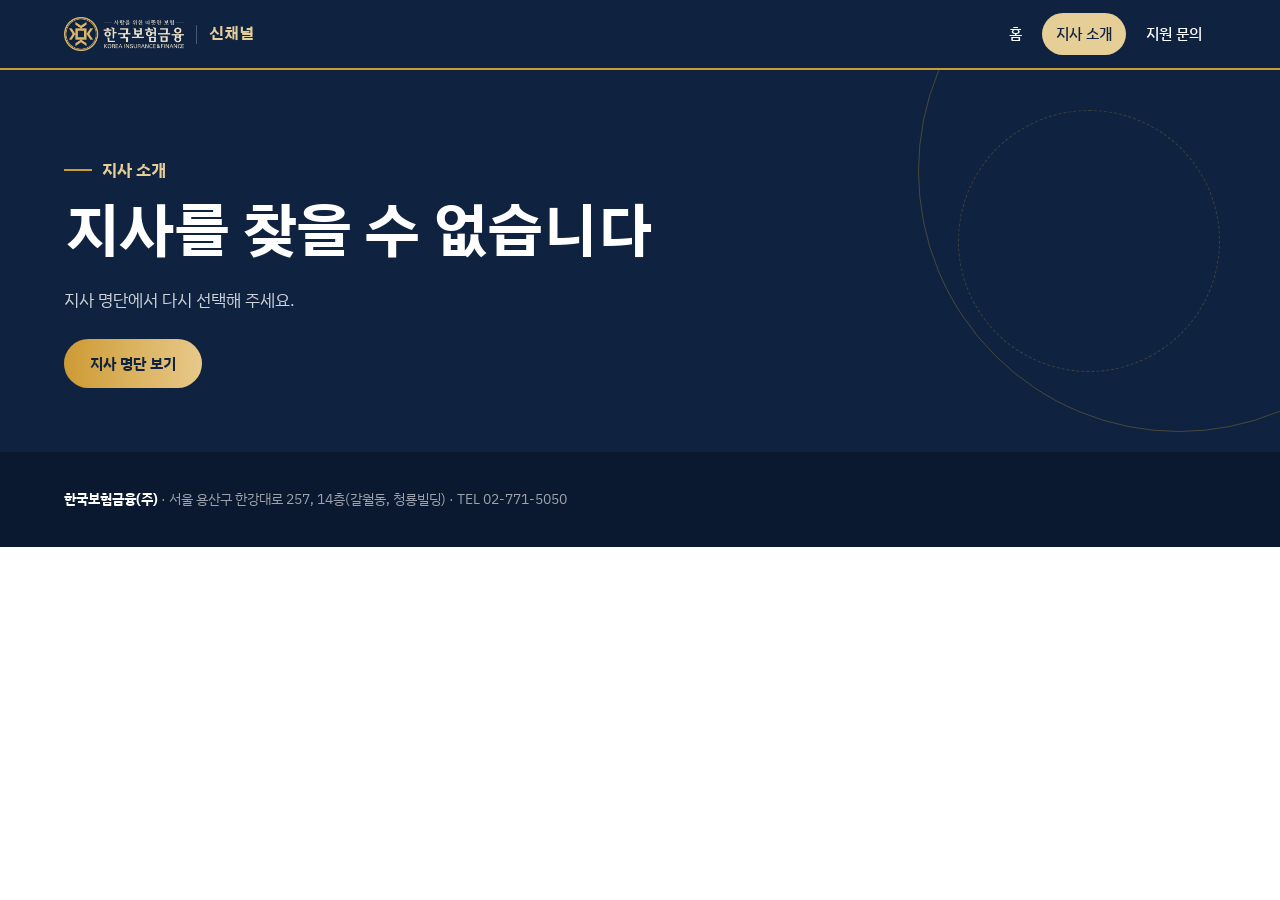
<file: branch.html>
<!doctype html>
<html lang="ko">
<head>
<meta charset="utf-8">
<script>/* 최신 확인: 올린 뒤 브라우저가 옛 화면을 보여 주면 스스로 최신으로 다시 엽니다 */(function(){var B="20261111180806",p=location.protocol;if(p!=="http:"&&p!=="https:")return;var R=(/\/(v2|r2)\//.test(location.pathname)?"../":"")+"build.txt";function chk(){if(!window.fetch)return;fetch(R+"?t="+Date.now(),{cache:"no-store"}).then(function(r){return r.ok?r.text():""}).then(function(t){t=(t||"").trim();if(!/^\d{14}$/.test(t)||t<=B)return;var q=new URLSearchParams(location.search);if(q.get("b")===t)return;q.set("b",t);location.replace(location.pathname+"?"+q.toString()+location.hash);}).catch(function(){});}chk();document.addEventListener("visibilitychange",function(){if(!document.hidden)chk();});})();</script>
<meta name="viewport" content="width=device-width, initial-scale=1">
<title>지사 소개 | 한국보험금융 신채널</title>
<link rel="icon" href="img/favicon.ico" sizes="any">
<link rel="apple-touch-icon" href="img/apple-touch-icon.png">
<meta name="theme-color" content="#0F2340">
<meta property="og:type" content="website">
<meta property="og:site_name" content="한국보험금융 신채널">
<meta property="og:title" content="한국보험금융 신채널 | 지사 소개">
<meta property="og:image" content="https://bluewind1124-ui.github.io/shinchannel/img/og-image.jpg">
<!-- 심의 전 초안: 검색엔진 노출 막음 (정식 공개 때 지우기) -->
<meta name="robots" content="noindex,nofollow">
<link rel="preconnect" href="https://fonts.googleapis.com">
<link rel="preconnect" href="https://fonts.gstatic.com" crossorigin>
<link href="https://fonts.googleapis.com/css2?family=Gothic+A1:wght@700;800&family=IBM+Plex+Sans+KR:wght@400;500;700&display=swap" rel="stylesheet">
<link rel="stylesheet" href="css/branch.css?b=20261111180806">
</head>
<body>
<header>
  <div class="wrap hd">
    <a class="logo" href="index.html"><img src="img/logo-on-navy.png" alt="한국보험금융"><span>신채널</span></a>
    <nav><a href="index.html">홈</a><a class="on" href="branches.html">지사 소개</a><a href="index.html#apply">지원 문의</a></nav>
  </div>
</header>

<main id="page"></main>

<footer>
  <div class="wrap"><b>한국보험금융(주)</b> · 서울 용산구 한강대로 257, 14층(갈월동, 청룡빌딩) · TEL 02-771-5050</div>
</footer>

<script src="js/korea-map.js?b=20261111180806"></script>
<script src="js/branches.js?b=20261111180806"></script>
<script>
(function(){
  var esc = function(s){return String(s||'').replace(/[&<>"]/g,function(c){return {'&':'&amp;','<':'&lt;','>':'&gt;','"':'&quot;'}[c]})};
  var id = new URLSearchParams(location.search).get('id');
  var b = (window.BRANCHES||[]).filter(function(x){return x.id===id})[0];
  var P = document.getElementById('page');
  if(!b){
    P.innerHTML = '<section class="top dark"><div class="wrap"><p class="eyebrow">지사 소개</p><h1>지사를 찾을 수 없습니다</h1><p>지사 명단에서 다시 선택해 주세요.</p><a class="btn btn-gold" style="margin-top:24px" href="branches.html">지사 명단 보기</a></div></section>';
    return;
  }
  document.title = b.name + ' | 한국보험금융 신채널';
  var tbd = '<span class="tbd">확인 중</span>';
  var h = '';

  /* 첫 화면 */
  h += '<section class="b-hero">'+((b.hero||b.poster)?'<div class="bg" style="background-image:url('+esc(b.hero||b.poster)+')"></div>':'')+
       '<div class="wrap"><p class="en">'+esc(b.en||'한국보험금융 신채널')+'</p><h1>'+esc(b.name)+'</h1>'+
       (b.tagline?'<p class="tag">'+esc(b.tagline)+'</p>':'')+
       '<div class="cta">'+(b.video?'<a class="btn btn-gold" href="#tour" id="playTour">▶ 지사 둘러보기</a>':'')+'<a class="btn btn-line" href="index.html#apply">이 지사에 문의하기</a></div></div></section>';

  /* 기본 정보 */
  h += '<section class="b-info"><div class="wrap grid"><div><p class="eyebrow">한국보험금융 직영채널</p>'+
       '<p class="lead">'+esc(b.intro||(b.name+'는 한국보험금융 신채널 지사입니다. 가까운 지사에서 지사장과 직접 상담하고, 본사 교육과 한보금ON 영업 지원을 함께 받을 수 있습니다.'))+'</p>'+
       '<a class="back" href="branches.html">← 전체 지사 명단</a></div>'+
       '<div><dl><dt>지사명</dt><dd>'+esc(b.name)+'</dd><dt>주소</dt><dd>'+(b.addr?esc(b.addr):tbd)+'</dd>'+
       '<dt>지사장</dt><dd>'+(b.ceo?esc(b.ceo):tbd)+'</dd><dt>전화번호</dt><dd>'+(b.tel?'<a href="tel:'+esc(b.tel.replace(/[^0-9]/g,''))+'">'+esc(b.tel)+'</a>':tbd)+'</dd><dt>이메일</dt><dd>'+(b.email?'<a href="mailto:'+esc(b.email)+'">'+esc(b.email)+'</a>':'')+'</dd></dl>'+
       (b.lat!=null&&b.lng!=null?'<div class="mini-map"><div class="kmap" id="mini"></div></div>':'')+(b.addr?'<div class="map-links"><a href="https://map.naver.com/p/search/'+encodeURIComponent(b.addr)+'" target="_blank" rel="noopener">네이버 지도에서 보기</a><a href="https://map.kakao.com/?q='+encodeURIComponent(b.addr)+'" target="_blank" rel="noopener">카카오맵에서 보기</a></div>':'')+'</div></div></section>';

  /* 소개 영상 */
  if(b.video) h += '<section class="b-video dark" id="tour"><div class="wrap"><p class="eyebrow">지사 둘러보기</p><h2>'+esc(b.name)+'를 영상으로 만나 보세요</h2>'+
       '<video id="tourVideo" controls loop playsinline preload="metadata" poster="'+esc(b.poster||'')+'"><source src="'+esc(b.video)+'" type="video/mp4"></video></div></section>';

  /* 지사 원칙 */
  if(b.philosophy) h += '<section class="b-quote"><div class="wrap"><small>OUR PHILOSOPHY</small><q>'+esc(b.philosophy)+'</q></div></section>';

  /* 공간 소개 */
  if(b.spaces&&b.spaces.length){
    h += '<section class="b-spaces"><div class="wrap"><p class="eyebrow">공간 소개</p><h2>FC가 영업에만 집중할 수 있도록</h2><div class="sp-grid">';
    b.spaces.forEach(function(s,i){
      h += '<figure class="sp" style="transition-delay:'+((i%4)*.08)+'s"><img src="'+esc(s.img)+'" alt="'+esc(s.t)+'" loading="lazy">'+
           '<figcaption class="cap"><small>'+esc(s.tag)+'</small><h3>'+esc(s.t)+'</h3><p>'+esc(s.d)+'</p></figcaption></figure>';
    });
    h += '</div><p class="tbd" style="margin-top:14px">* 사진은 지사 소개 영상의 장면입니다.</p></div></section>';
  }

  /* 마무리 */
  var c = b.closing || {t:'이제, 당신의 차례입니다', d:'신채널 '+b.name+'에서 함께 시작하세요'};
  h += '<section class="b-close dark">'+(c.img?'<div class="bg" style="background-image:url('+esc(c.img)+')"></div>':'')+
       '<div class="wrap"><h2>'+esc(c.t)+'</h2><p>'+esc(c.d)+'</p><a class="btn btn-gold" href="index.html#apply">지원 문의하기</a></div></section>';
  P.innerHTML = h;

  /* 「지사 둘러보기」를 누르면 영상으로 내려가서 반복 재생 */
  var pt=document.getElementById('playTour'), tv=document.getElementById('tourVideo');
  if(pt&&tv){pt.addEventListener('click',function(e){e.preventDefault();document.getElementById('tour').scrollIntoView({behavior:'smooth',block:'start'});tv.loop=true;tv.currentTime=0;var p=tv.play();if(p&&p.catch)p.catch(function(){tv.muted=true;tv.play()});});}

  /* 사진 카드가 화면에 들어오면 하나씩 떠오름 */
  var sp = [].slice.call(document.querySelectorAll('.sp'));
  if('IntersectionObserver' in window){
    var io = new IntersectionObserver(function(es){es.forEach(function(e){if(e.isIntersecting){e.target.classList.add('in');io.unobserve(e.target)}})},{threshold:.15});
    sp.forEach(function(e){io.observe(e)});
  }
  setInterval(function(){sp.forEach(function(e){var r=e.getBoundingClientRect();if(r.top<innerHeight*.95&&r.bottom>0)e.classList.add('in')})},600);

  /* 작은 지도 */
  /* 작은 지도: 지사 주변을 SVG 시도 경계로 그리고 위치 표시 (외부 지도 서버 없음) */
  var mini=document.getElementById('mini'), M=window.KOREA_MAP;
  if(mini&&M){
    var q=window.KOREA_XY(b.lat,b.lng), W=150, Hh=90, vb=[q[0]-W/2,q[1]-Hh/2,W,Hh];
    var svg='<svg viewBox="'+vb.join(' ')+'" preserveAspectRatio="xMidYMid slice" aria-hidden="true">';
    M.paths.forEach(function(p){svg+='<path class="pv'+(p.c==='11'?' seoul':'')+'" d="'+p.d+'"/>'});
    svg+='</svg><span class="kpin lab d-r" style="left:50%;top:50%"><i></i><span>'+esc(b.name)+'</span></span>';
    mini.innerHTML=svg; mini.style.aspectRatio=W+' / '+Hh;
  }
})();
</script>
</body>
</html>
</file>
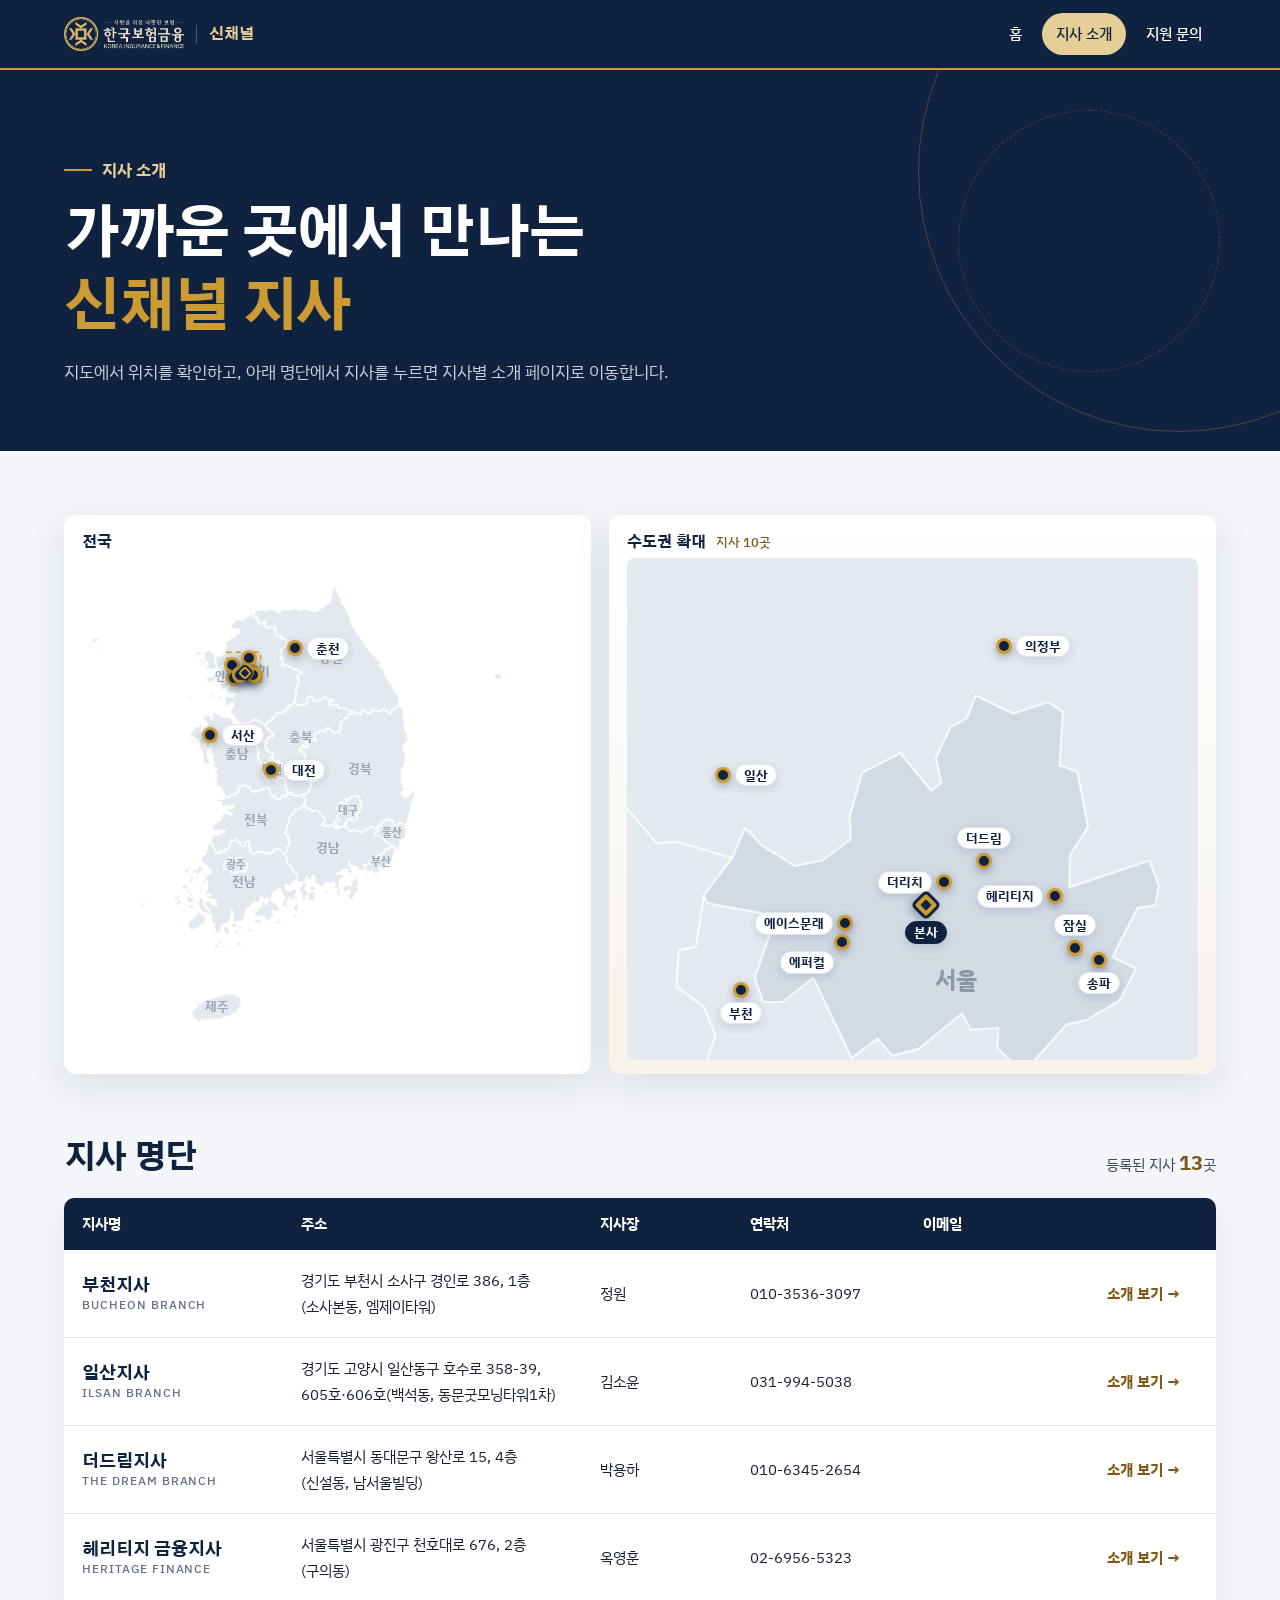
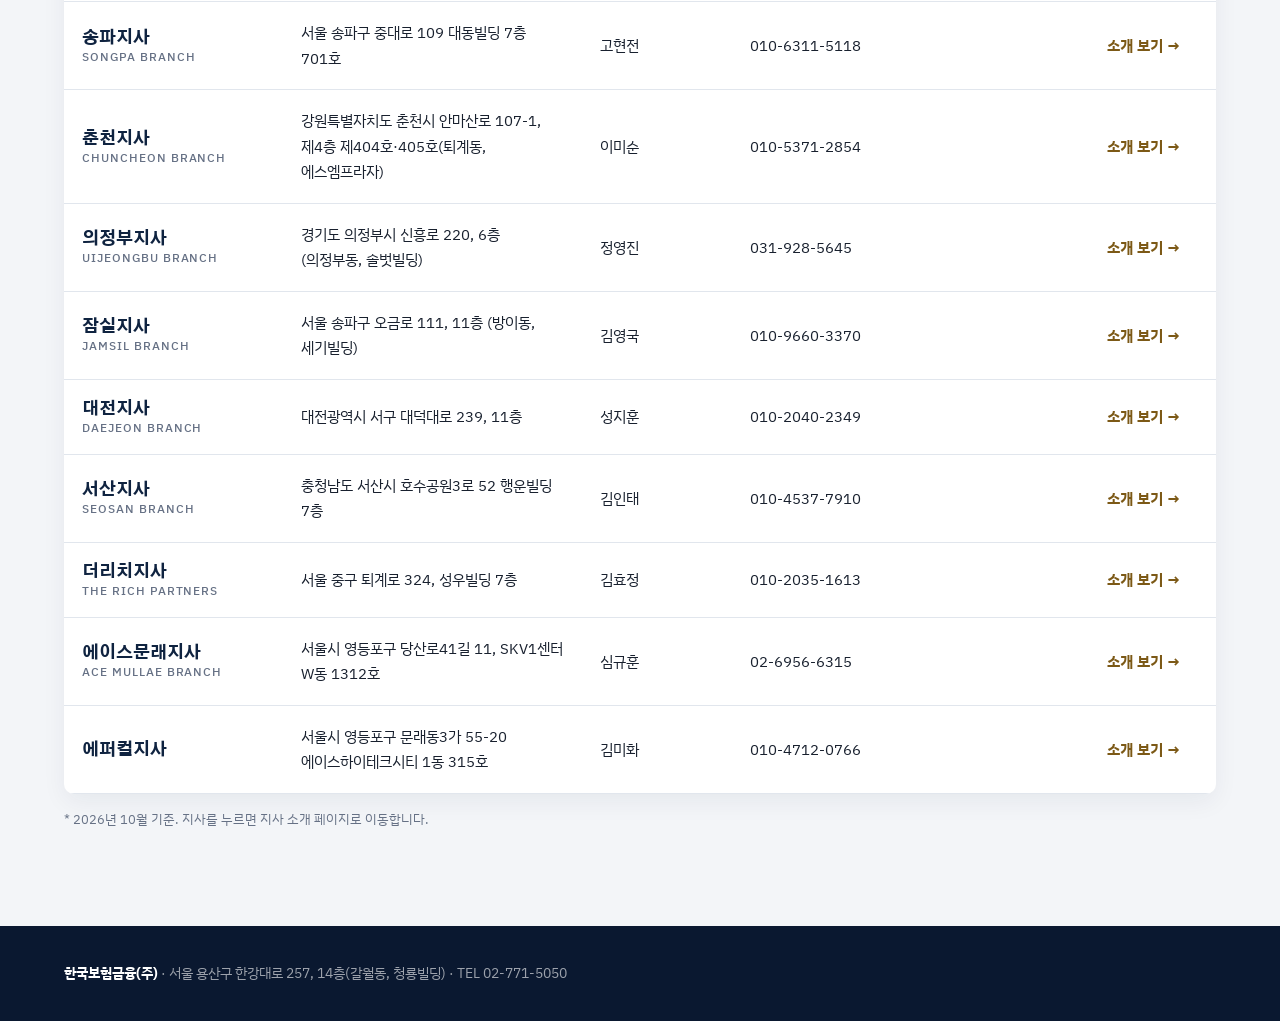
<file: branches.html>
<!doctype html>
<html lang="ko">
<head>
<meta charset="utf-8">
<script>/* 최신 확인: 올린 뒤 브라우저가 옛 화면을 보여 주면 스스로 최신으로 다시 엽니다 */(function(){var B="20261111180806",p=location.protocol;if(p!=="http:"&&p!=="https:")return;var R=(/\/(v2|r2)\//.test(location.pathname)?"../":"")+"build.txt";function chk(){if(!window.fetch)return;fetch(R+"?t="+Date.now(),{cache:"no-store"}).then(function(r){return r.ok?r.text():""}).then(function(t){t=(t||"").trim();if(!/^\d{14}$/.test(t)||t<=B)return;var q=new URLSearchParams(location.search);if(q.get("b")===t)return;q.set("b",t);location.replace(location.pathname+"?"+q.toString()+location.hash);}).catch(function(){});}chk();document.addEventListener("visibilitychange",function(){if(!document.hidden)chk();});})();</script>
<meta name="viewport" content="width=device-width, initial-scale=1">
<title>지사 소개 | 한국보험금융 신채널</title>
<meta name="description" content="한국보험금융 신채널 전국 지사 위치와 명단. 지사를 누르면 지사별 소개 페이지로 이동합니다.">
<link rel="icon" href="img/favicon.ico" sizes="any">
<link rel="apple-touch-icon" href="img/apple-touch-icon.png">
<meta name="theme-color" content="#0F2340">
<meta property="og:type" content="website">
<meta property="og:site_name" content="한국보험금융 신채널">
<meta property="og:title" content="한국보험금융 신채널 | 지사 소개">
<meta property="og:description" content="전국 신채널 지사의 위치와 지사별 소개를 확인하세요.">
<meta property="og:image" content="https://bluewind1124-ui.github.io/shinchannel/img/og-image.jpg">
<meta property="og:url" content="https://bluewind1124-ui.github.io/shinchannel/branches.html">
<!-- 심의 전 초안: 검색엔진 노출 막음 (정식 공개 때 지우기) -->
<meta name="robots" content="noindex,nofollow">
<link rel="preconnect" href="https://fonts.googleapis.com">
<link rel="preconnect" href="https://fonts.gstatic.com" crossorigin>
<link href="https://fonts.googleapis.com/css2?family=Gothic+A1:wght@700;800&family=IBM+Plex+Sans+KR:wght@400;500;700&display=swap" rel="stylesheet">
<link rel="stylesheet" href="css/branch.css?b=20261111180806">
</head>
<body>
<header>
  <div class="wrap hd">
    <a class="logo" href="index.html"><img src="img/logo-on-navy.png" alt="한국보험금융"><span>신채널</span></a>
    <nav><a href="index.html">홈</a><a class="on" href="branches.html">지사 소개</a><a href="index.html#apply">지원 문의</a></nav>
  </div>
</header>

<section class="top dark">
  <div class="wrap">
    <p class="eyebrow">지사 소개</p>
    <h1>가까운 곳에서 만나는<br><em>신채널 지사</em></h1>
    <p>지도에서 위치를 확인하고, 아래 명단에서 지사를 누르면 지사별 소개 페이지로 이동합니다.</p>
  </div>
</section>

<section class="map-sec">
  <div class="wrap">
    <div class="kmap-wrap" role="region" aria-label="신채널 지사 위치 지도">
      <div class="kmap-panel"><p class="kmap-cap">전국</p><div class="kmap" id="kAll"></div></div>
      <div class="kmap-panel metro"><p class="kmap-cap">수도권 확대 <small>지사 10곳</small></p><div class="kmap" id="kMetro"></div></div>
    </div>
  </div>
</section>

<section class="list-sec">
  <div class="wrap">
    <div class="list-head">
      <h2>지사 명단</h2>
      <p class="cnt">등록된 지사 <b id="cnt">0</b>곳</p>
    </div>
    <table class="blist">
      <thead><tr><th style="width:19%">지사명</th><th>주소</th><th style="width:13%">지사장</th><th style="width:15%">연락처</th><th style="width:16%">이메일</th><th style="width:11%"></th></tr></thead>
      <tbody id="rows"></tbody>
    </table>
    <p class="list-foot">* 2026년 10월 기준. 지사를 누르면 지사 소개 페이지로 이동합니다.</p>
  </div>
</section>

<footer>
  <div class="wrap"><b>한국보험금융(주)</b> · 서울 용산구 한강대로 257, 14층(갈월동, 청룡빌딩) · TEL 02-771-5050</div>
</footer>

<script src="js/korea-map.js?b=20261111180806"></script>
<script src="js/kmap.js?b=20261111180806"></script>
<script src="js/branches.js?b=20261111180806"></script>
<script>
(function(){
  var B = (window.BRANCHES || []).slice().sort(function(a,b){return (a.no||99)-(b.no||99)});
  var esc = function(s){return String(s||'').replace(/[&<>"]/g,function(c){return {'&':'&amp;','<':'&lt;','>':'&gt;','"':'&quot;'}[c]})};
  var tbd = '<span class="tbd">확인 중</span>';
  var link = function(b){return 'branch.html?id='+encodeURIComponent(b.id)};

  /* 명단 */
  document.getElementById('cnt').textContent = B.length;
  var rows = document.getElementById('rows');
  B.forEach(function(b){
    var tr = document.createElement('tr');
    tr.dataset.id = b.id;
    tr.innerHTML =
      '<td><div class="nm">'+esc(b.name)+(b.en?'<small>'+esc(b.en)+'</small>':'')+'</div></td>'+
      '<td data-k="주소">'+(b.addr?esc(b.addr):tbd)+'</td>'+
      '<td data-k="지사장">'+(b.ceo?esc(b.ceo):tbd)+'</td>'+
      '<td data-k="전화">'+(b.tel?'<a href="tel:'+esc(b.tel.replace(/[^0-9]/g,''))+'" onclick="event.stopPropagation()">'+esc(b.tel)+'</a>':tbd)+'</td>'+
      '<td data-k="이메일">'+(b.email?'<a href="mailto:'+esc(b.email)+'" onclick="event.stopPropagation()">'+esc(b.email)+'</a>':'')+'</td>'+
      '<td><a class="go" href="'+link(b)+'">소개 보기 →</a></td>';
    tr.onclick = function(){location.href = link(b)};
    rows.appendChild(tr);
  });

  /* 지도: 외부 지도 서버 없이 시도 경계를 SVG로 그림 (js/kmap.js) */
  KMAP.draw(document.getElementById('kAll'),'all',B,{onHover:function(id,on){hl(id,on)}});
  KMAP.draw(document.getElementById('kMetro'),'metro',B,{onHover:function(id,on){hl(id,on)}});
  function hl(id,on){
    var tr = rows.querySelector('tr[data-id="'+id+'"]'); if(tr) tr.classList.toggle('hl',on);
    document.querySelectorAll('.kpin[data-id="'+id+'"]').forEach(function(p){p.classList.toggle('hl',on)});
  }
  rows.querySelectorAll('tr').forEach(function(tr){
    tr.addEventListener('mouseenter',function(){hl(tr.dataset.id,true)});
    tr.addEventListener('mouseleave',function(){hl(tr.dataset.id,false)});
  });
})();
</script>
</body>
</html>
</file>
<file: css/branch.css>
/* 지사 소개 · 지사별 소개 페이지 공통 (본 페이지와 같은 남색 · 금색 톤) */
:root{
  --navy:#0F2340; --navy2:#1D3557; --navy3:#2E4A72; --navy-d:#0A1830;
  --gold:#CD9B34; --gold-l:#E6CF97; --gold-bg:#FBF4E3; --gold-t:#7C5916;
  --ink:#18202E; --ink2:#3D4757; --mute:#667185; --line:#E1E6ED; --bg:#F3F5F8;
  --max:1200px; --ease:cubic-bezier(.2,.7,.2,1);
}
*{box-sizing:border-box;margin:0;padding:0}
html{scroll-behavior:smooth}
body{font:400 16px/1.7 'IBM Plex Sans KR',sans-serif;color:var(--ink);background:#fff;word-break:keep-all;-webkit-font-smoothing:antialiased}
img{max-width:100%;display:block}
a{color:inherit;text-decoration:none}
h1,h2,h3,h4{font-family:'Gothic A1','IBM Plex Sans KR',sans-serif;font-weight:800;line-height:1.3;letter-spacing:-.02em}
.wrap{max-width:var(--max);margin:0 auto;padding:0 24px}
.eyebrow{display:inline-flex;align-items:center;gap:10px;font-size:15px;font-weight:700;color:var(--gold-t);margin-bottom:14px}
.eyebrow::before{content:"";width:28px;height:2px;background:var(--gold)}
.dark .eyebrow{color:var(--gold-l)}
.draft{display:inline-block;font:500 12px/1.6 'IBM Plex Sans KR',sans-serif;color:var(--gold-t);background:var(--gold-bg);border:1px dashed var(--gold);border-radius:4px;padding:0 7px;white-space:nowrap}
.btn{display:inline-flex;align-items:center;gap:8px;padding:14px 26px;border-radius:999px;font:700 15px 'IBM Plex Sans KR';cursor:pointer;border:0;transition:.25s}
.btn-gold{background:linear-gradient(90deg,var(--gold),#E8C98A);color:var(--navy)}
.btn-gold:hover{transform:translateY(-2px);box-shadow:0 8px 24px rgba(205,155,52,.35)}
.btn-line{border:1px solid rgba(255,255,255,.5);color:#fff}
.btn-line:hover{background:rgba(255,255,255,.1)}

/* 머리 */
header{position:sticky;top:0;z-index:50;background:var(--navy);border-bottom:2px solid var(--gold)}
.hd{display:flex;align-items:center;height:68px;gap:20px}
.logo{display:flex;align-items:center;gap:12px}
.logo img{height:34px;width:auto}
.logo span{font:800 15px 'Gothic A1';color:var(--gold-l);padding-left:12px;border-left:1px solid rgba(255,255,255,.25)}
.hd nav{margin-left:auto;display:flex;gap:6px}
.hd nav a{color:#fff;font-size:15px;font-weight:500;padding:8px 14px;border-radius:999px;white-space:nowrap}
.hd nav a:hover,.hd nav a.on{background:var(--gold-l);color:var(--navy)}

/* 첫 띠 */
.top{position:relative;background:var(--navy);color:#fff;padding:72px 0 64px;overflow:hidden}
.top::before{content:"";position:absolute;right:-160px;top:-160px;width:520px;height:520px;border-radius:50%;border:1px solid rgba(205,155,52,.3);animation:spin 60s linear infinite}
.top::after{content:"";position:absolute;right:60px;top:40px;width:260px;height:260px;border-radius:50%;border:1px dashed rgba(205,155,52,.25);animation:spin 40s linear infinite reverse}
@keyframes spin{to{transform:rotate(360deg)}}
.top h1{font-size:clamp(32px,4.6vw,56px);position:relative}
.top h1 em{font-style:normal;color:var(--gold)}
.top p{position:relative;max-width:640px;margin-top:14px;color:rgba(255,255,255,.8);font-size:17px}

/* 지도 + 명단 */
.map-sec{padding:64px 0 24px;background:var(--bg)}
.map-box{position:relative;border-radius:12px;overflow:hidden;box-shadow:0 12px 36px rgba(15,35,64,.12);background:#dfe5ec}
#map{height:520px;width:100%}
/* 지도를 단순한 회색 톤으로 (지사 핀만 눈에 띄게) */
#map .leaflet-tile-pane,.mini-map .leaflet-tile-pane{filter:grayscale(1) brightness(1.06) contrast(.82)}
.leaflet-container{background:#e9ecef}
.map-note{position:absolute;left:16px;bottom:16px;z-index:500;background:rgba(15,35,64,.92);color:#fff;font-size:14px;padding:10px 16px;border-radius:8px;max-width:calc(100% - 32px)}
.map-note b{color:var(--gold-l)}
.pin{width:34px;height:34px;border-radius:50% 50% 50% 0;background:var(--navy);border:3px solid var(--gold);transform:rotate(-45deg);box-shadow:0 6px 14px rgba(0,0,0,.3);display:grid;place-items:center;animation:drop .6s var(--ease) both}
.pin i{width:10px;height:10px;border-radius:50%;background:var(--gold);transform:rotate(45deg)}
.pin.hl{background:var(--gold);border-color:var(--navy)}
.pin.hl i{background:var(--navy)}
@keyframes drop{from{opacity:0;transform:translateY(-30px) rotate(-45deg)}}
.leaflet-popup-content{font:500 14px/1.5 'IBM Plex Sans KR'}
.leaflet-popup-content b{display:block;font-size:15px;color:var(--navy)}
.leaflet-popup-content a{color:var(--gold-t);font-weight:700}

.list-sec{padding:40px 0 96px;background:var(--bg)}
.list-head{display:flex;align-items:flex-end;justify-content:space-between;gap:16px;margin-bottom:18px;flex-wrap:wrap}
.list-head h2{font-size:clamp(24px,2.8vw,32px);color:var(--navy)}
.list-head .cnt{font-size:15px;color:var(--ink2)}
.list-head .cnt b{color:var(--gold-t);font-size:20px}
.blist{width:100%;border-collapse:collapse;background:#fff;border-radius:10px;overflow:hidden;box-shadow:0 8px 24px rgba(15,35,64,.06)}
.blist th{background:var(--navy);color:#fff;font-weight:700;font-size:14.5px;text-align:left;padding:14px 18px}
.blist td{padding:18px;border-bottom:1px solid var(--line);font-size:15px;vertical-align:middle}
.blist tbody tr{cursor:pointer;transition:background .2s}
.blist tbody tr:hover,.blist tbody tr.hl{background:var(--gold-bg)}
.blist .nm{font:800 17px 'Gothic A1';color:var(--navy)}
.blist .nm small{display:block;font:500 12px 'IBM Plex Sans KR';letter-spacing:.08em;color:var(--mute)}
.blist .go{color:var(--gold-t);font-weight:700;white-space:nowrap}
.blist tbody tr:hover .go{text-decoration:underline}
.tbd{color:var(--mute);font-size:13.5px}
.list-foot{margin-top:14px;font-size:13px;color:var(--mute)}

/* 지사별 소개 */
.b-hero{position:relative;min-height:520px;display:flex;align-items:flex-end;color:#fff;background:var(--navy);overflow:hidden}
.b-hero .bg{position:absolute;inset:0;background-size:cover;background-position:center;opacity:.5;animation:zoom 22s ease-in-out infinite alternate}
@keyframes zoom{to{transform:scale(1.12)}}
.b-hero::after{content:"";position:absolute;inset:0;background:linear-gradient(90deg,rgba(15,35,64,.96) 0%,rgba(15,35,64,.75) 50%,rgba(15,35,64,.35))}
.b-hero .wrap{position:relative;z-index:2;width:100%;padding-top:80px;padding-bottom:64px}
.b-hero .en{font:700 15px 'IBM Plex Sans KR';letter-spacing:.32em;color:var(--gold-l)}
.b-hero h1{font-size:clamp(36px,5.6vw,68px);margin:10px 0 8px}
.b-hero .tag{font-size:clamp(18px,2vw,24px);color:var(--gold-l);font-weight:700}
.b-hero .cta{display:flex;gap:12px;flex-wrap:wrap;margin-top:28px}
.b-hero>*,.b-hero .wrap>*{animation:up .9s var(--ease) both}
.b-hero .wrap>*:nth-child(2){animation-delay:.12s}.b-hero .wrap>*:nth-child(3){animation-delay:.24s}.b-hero .wrap>*:nth-child(4){animation-delay:.36s}
@keyframes up{from{opacity:0;transform:translateY(24px)}}

.b-info{background:#fff;padding:56px 0}
.b-info .grid{display:grid;grid-template-columns:1.2fr 1fr;gap:48px;align-items:start}
.b-info .lead{font-size:18px;color:var(--ink2)}
.b-info dl{display:grid;grid-template-columns:90px 1fr;border-top:2px solid var(--navy)}
.b-info dt,.b-info dd{padding:16px 0;border-bottom:1px solid var(--line)}
.b-info dt{font-weight:700;color:var(--navy)}
.b-info .mini-map{margin-top:18px;border-radius:10px;overflow:hidden;background:#EEF1F5;border:1px solid var(--line)}
.b-info .mini-map .kmap{border-radius:0}
.map-links{display:flex;gap:8px;margin-top:10px;flex-wrap:wrap}
.map-links a{flex:1;text-align:center;padding:10px 12px;border-radius:8px;font-size:14px;font-weight:700;border:1px solid var(--line);color:var(--navy);background:#fff;transition:.2s}
.map-links a:first-child{background:#03C75A;border-color:#03C75A;color:#fff}
.map-links a:last-child{background:#FEE500;border-color:#FEE500;color:#191919}
.map-links a:hover{transform:translateY(-2px)}

.b-video{background:var(--navy-d);padding:72px 0;color:#fff}
.b-video h2{font-size:clamp(24px,3vw,34px);margin-bottom:24px}
.b-video video{width:100%;border-radius:12px;box-shadow:0 20px 50px rgba(0,0,0,.4);background:#000}

.b-quote{background:var(--gold-bg);padding:72px 0;text-align:center}
.b-quote small{display:block;font-weight:700;letter-spacing:.2em;color:var(--gold-t);font-size:13px}
.b-quote q{display:block;font:800 clamp(24px,3.4vw,40px)/1.4 'Gothic A1';color:var(--navy);margin-top:12px;quotes:none}
.b-quote q em{font-style:normal;color:var(--gold-t)}

.b-spaces{padding:80px 0;background:#fff}
.b-spaces h2{font-size:clamp(24px,3vw,34px);color:var(--navy);margin-bottom:32px}
.sp-grid{display:grid;grid-template-columns:repeat(4,1fr);gap:18px}
.sp{position:relative;border-radius:10px;overflow:hidden;aspect-ratio:9/14;background:var(--navy);opacity:0;transform:translateY(24px);transition:opacity .7s var(--ease),transform .7s var(--ease)}
.sp.in{opacity:1;transform:none}
.sp img{width:100%;height:100%;object-fit:cover;transition:transform 1.2s var(--ease)}
.sp:hover img{transform:scale(1.06)}
.sp::after{content:"";position:absolute;inset:0;background:linear-gradient(transparent 40%,rgba(10,24,48,.92))}
.sp .cap{position:absolute;left:0;right:0;bottom:0;z-index:2;padding:18px 18px 20px;color:#fff}
.sp .cap small{display:flex;align-items:center;gap:8px;font-size:11.5px;font-weight:700;letter-spacing:.12em;color:var(--gold-l)}
.sp .cap small::before{content:"";width:18px;height:2px;background:var(--gold)}
.sp .cap h3{font-size:18px;margin:6px 0 4px}
.sp .cap p{font-size:13px;color:rgba(255,255,255,.78);line-height:1.5}

.b-close{position:relative;padding:96px 0;color:#fff;text-align:center;background:var(--navy);overflow:hidden}
.b-close .bg{position:absolute;inset:0;background-size:cover;background-position:center;opacity:.28}
.b-close .wrap{position:relative}
.b-close h2{font-size:clamp(28px,4vw,46px)}
.b-close p{color:var(--gold-l);font-size:18px;margin:10px 0 28px}

.back{display:flex;width:max-content;align-items:center;gap:6px;color:var(--gold-t);font-weight:700;margin:28px 0 0}

footer{background:var(--navy-d);color:rgba(255,255,255,.6);font-size:13.5px;padding:36px 0}
footer b{color:#fff}

@media (max-width:900px){
  .hd nav a{padding:6px 10px;font-size:14px}
  .logo span{display:none}
  #map{height:380px}
  .b-info .grid{grid-template-columns:1fr;gap:28px}
  .sp-grid{grid-template-columns:repeat(2,1fr);gap:12px}
  /* 명단 표 → 카드 */
  .blist thead{display:none}
  .blist,.blist tbody,.blist tr,.blist td{display:block;width:100%}
  .blist tr{padding:16px 18px;border-bottom:1px solid var(--line)}
  .blist td{padding:3px 0;border:0;font-size:14.5px}
  .blist td[data-k]::before{content:attr(data-k);display:inline-block;width:64px;color:var(--mute);font-size:13px}
  .blist .nm{margin-bottom:6px}
}
@media (max-width:560px){
  .hd{height:60px}
  .logo img{height:28px}
  .sp .cap h3{font-size:15px}
  .sp .cap p{display:none}
}
@media (prefers-reduced-motion:reduce){*,*::before,*::after{animation:none!important;transition:none!important}.sp{opacity:1;transform:none}}

/* 직접 그린 우리나라 지도 (외부 지도 서버 없음) */
.kmap-wrap{display:grid;grid-template-columns:1fr 1.15fr;gap:18px;align-items:stretch}
.kmap-panel{position:relative;background:#fff;border-radius:12px;box-shadow:0 12px 36px rgba(15,35,64,.10);padding:18px 18px 14px;display:flex;flex-direction:column}
.kmap-panel.metro{background:linear-gradient(180deg,#fff,#F7F3EA)}
.kmap-cap{font:800 15px 'Gothic A1';color:var(--navy);margin-bottom:6px}
.kmap-cap small{font:500 13px 'IBM Plex Sans KR';color:var(--gold-t);margin-left:6px}
.kmap{position:relative;width:100%;margin:auto 0;overflow:hidden;border-radius:8px}
.kmap svg{position:absolute;inset:0;width:100%;height:100%;overflow:hidden}
.kmap .pv{fill:#E4E9EF;stroke:#fff;stroke-width:1.4;vector-effect:non-scaling-stroke;opacity:0;animation:pvIn .6s ease forwards;transition:fill .3s}
.kmap .pv.seoul{fill:#D2DAE4}
.kmap .pv:hover{fill:#D6DEE8}
@keyframes pvIn{to{opacity:1}}
.kmap .pl{font:700 22px 'IBM Plex Sans KR';fill:#9AA6B5;text-anchor:middle;dominant-baseline:middle;pointer-events:none}
.kmap .pl.big{font-size:28px}
.kmap .seoul-l{font-size:3px;fill:#8A97A8}
.kmap .mbox{fill:rgba(205,155,52,.08);stroke:var(--gold);stroke-width:1.5;stroke-dasharray:5 4;vector-effect:non-scaling-stroke;animation:dash 1.2s linear infinite}
@keyframes dash{to{stroke-dashoffset:-18}}
.kpin{position:absolute;width:0;height:0;z-index:2;animation:pinIn .55s cubic-bezier(.3,1.5,.5,1) both}
.kpin i{position:absolute;left:-8px;top:-8px;width:16px;height:16px;border-radius:50%;background:var(--navy);border:3px solid var(--gold);box-shadow:0 3px 8px rgba(15,35,64,.35);transition:transform .25s}
.kpin i::after{pointer-events:none;content:"";position:absolute;inset:-9px;border-radius:50%;border:2px solid var(--gold);opacity:0}
.kpin span{position:absolute;white-space:nowrap;font:700 12.5px/1 'IBM Plex Sans KR';color:var(--navy);background:#fff;border:1px solid var(--line);border-radius:999px;padding:4px 8px;box-shadow:0 3px 10px rgba(15,35,64,.12);opacity:0;pointer-events:none;transition:.2s}
.kpin.lab span{opacity:1}
.kpin.d-r span{left:12px;top:-11px}.kpin.d-l span{right:12px;top:-11px}
.kpin.d-t span{left:50%;bottom:12px;transform:translateX(-50%)}.kpin.d-b span{left:50%;top:12px;transform:translateX(-50%)}
.kpin.d-bl span{right:8px;top:9px}
.kpin:hover,.kpin.hl{z-index:5}
.kpin:hover i,.kpin.hl i{transform:scale(1.35);background:var(--gold);border-color:var(--navy)}
.kpin:hover i::after,.kpin.hl i::after{animation:ping2 1.2s ease-out infinite}
.kpin:hover span,.kpin.hl span{opacity:1;background:var(--navy);color:#fff;border-color:var(--navy)}
@keyframes ping2{from{opacity:.9;transform:scale(.6)}to{opacity:0;transform:scale(1.6)}}
@keyframes pinIn{from{opacity:0;transform:translateY(-18px)}}
@media (max-width:900px){.kmap-wrap{grid-template-columns:1fr}.kpin span{font-size:11.5px}}
</file>
